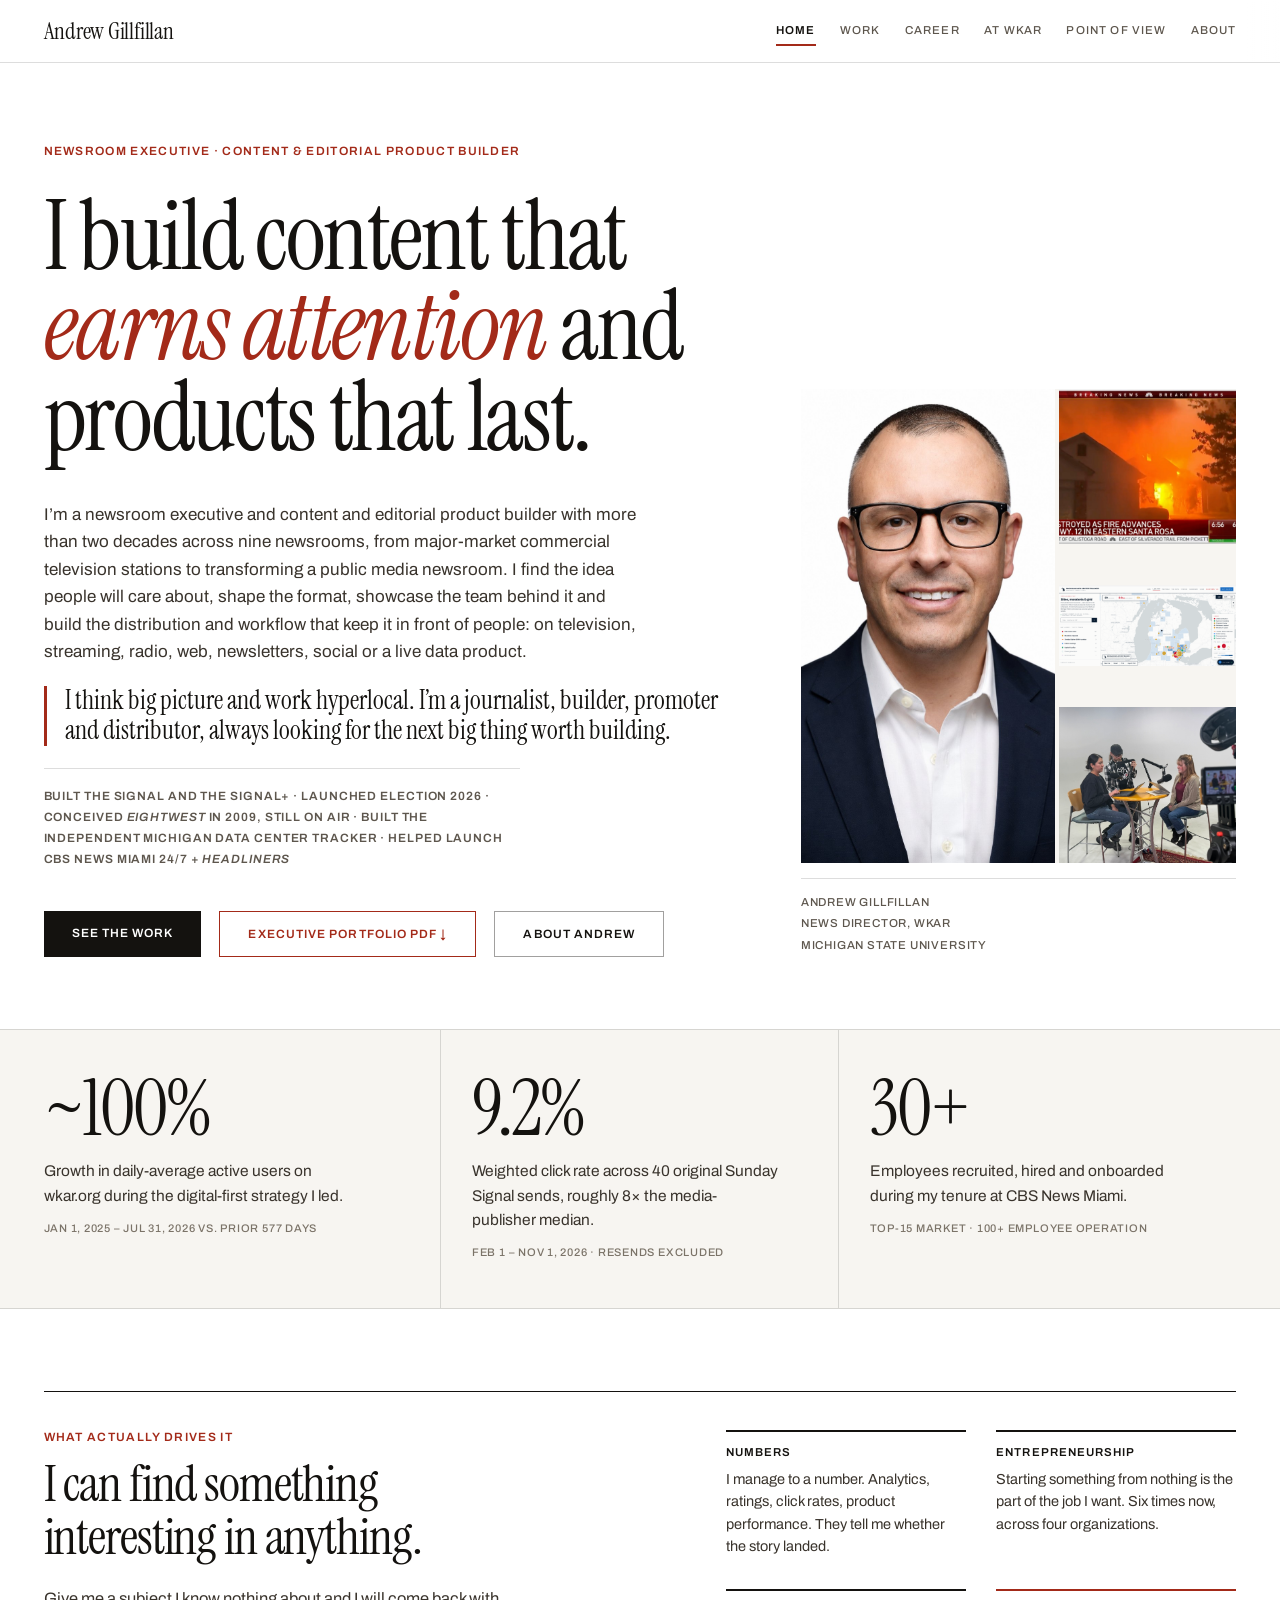
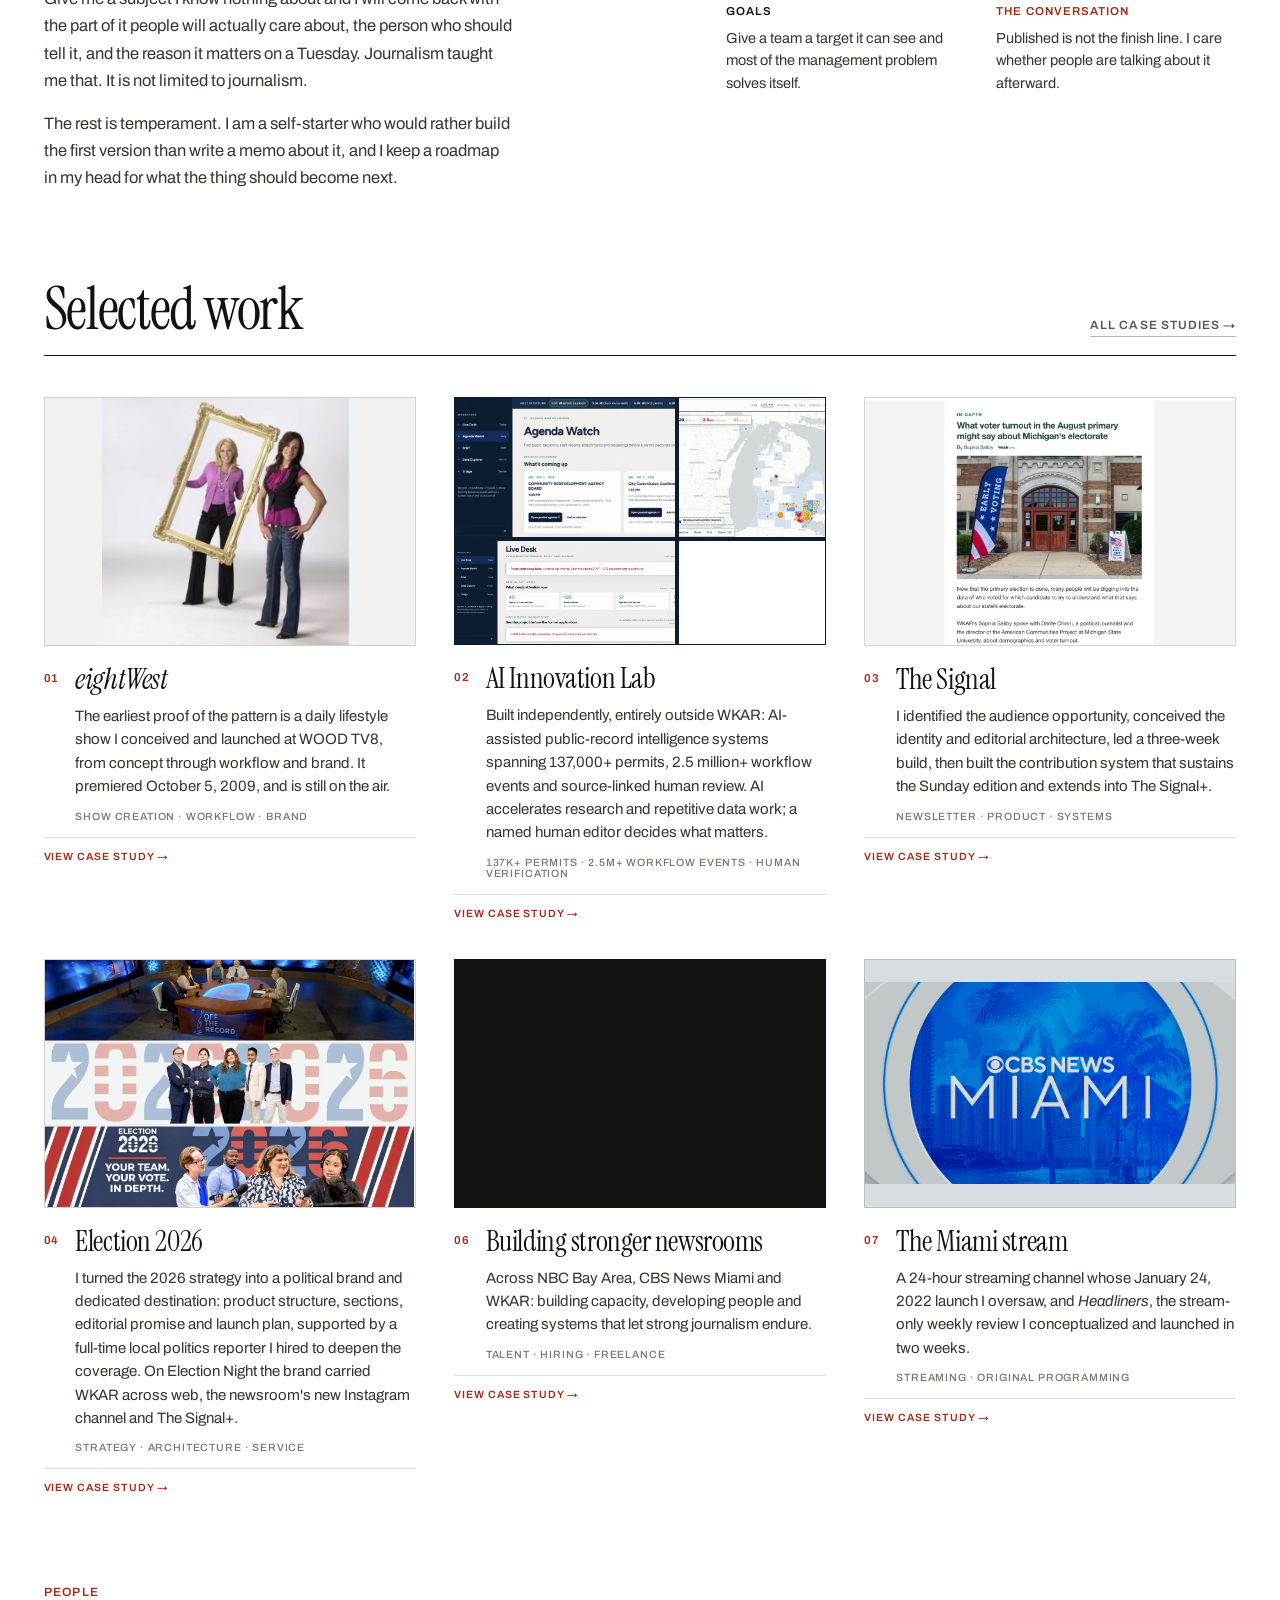
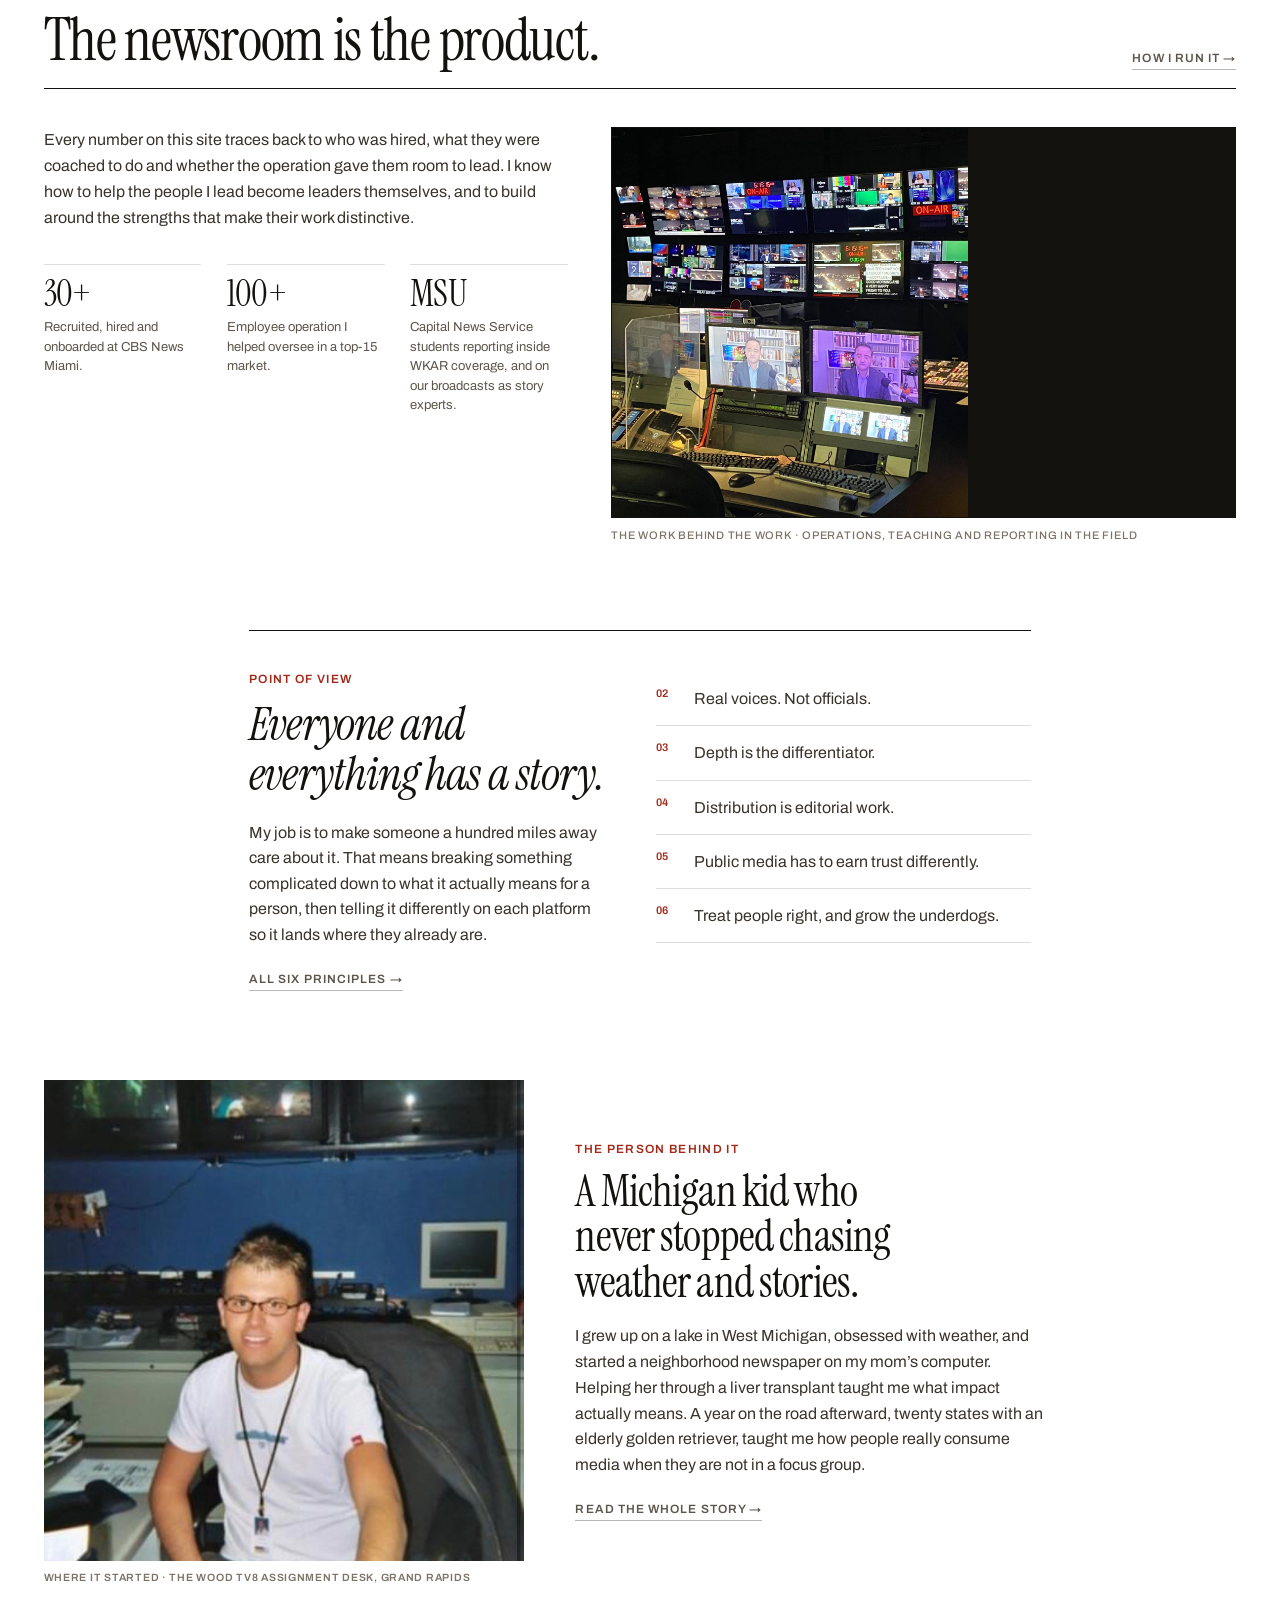
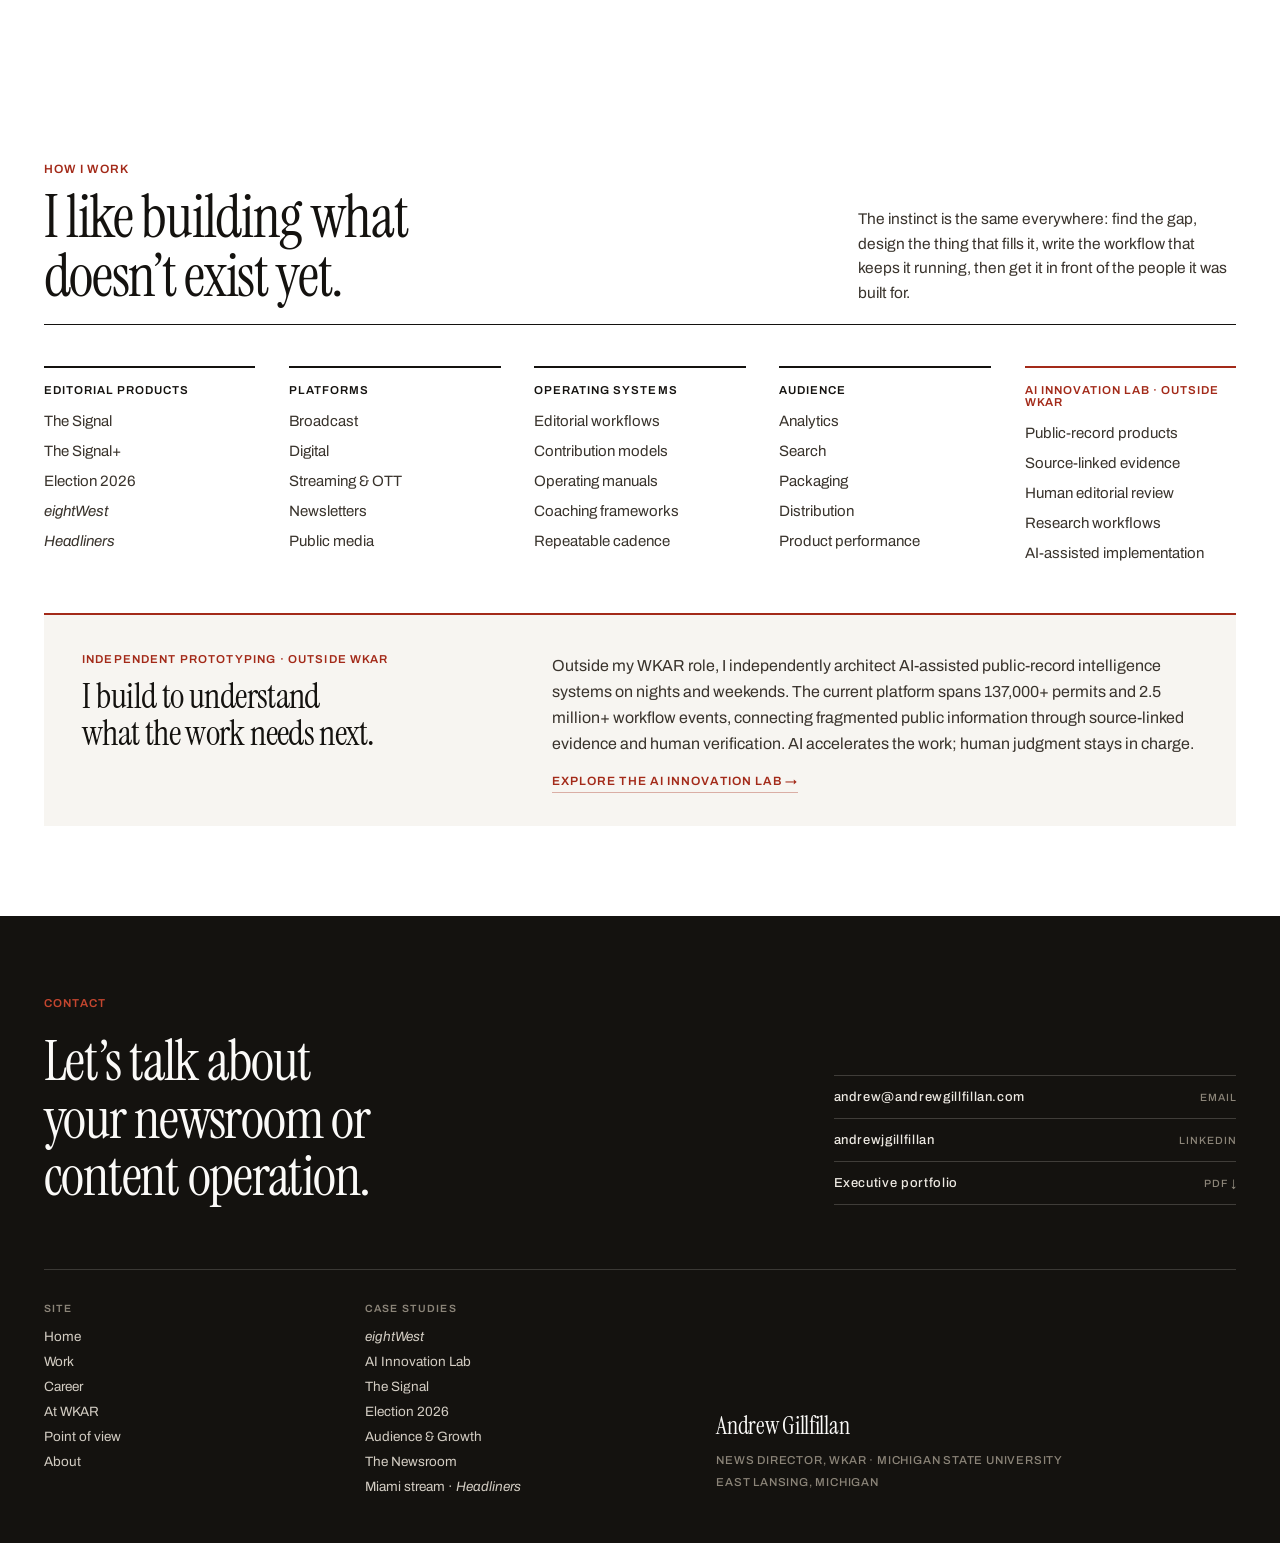
<file: index.html>
<!DOCTYPE html>

<html lang="en">
<head>
<meta charset="utf-8"/>
<meta content="width=device-width, initial-scale=1" name="viewport"/>
<title>Andrew Gillfillan | Newsroom Executive &amp; Content Product Builder</title>
<meta content="Andrew Gillfillan is a newsroom executive and content and editorial product builder creating durable shows, streams, newsletters, audience strategies and tools." name="description"/>
<meta content="Andrew Gillfillan" name="author"/>
<meta content="#14120F" name="theme-color"/>
<meta content="website" property="og:type"/>
<meta content="Andrew Gillfillan" property="og:site_name"/>
<meta content="Andrew Gillfillan | Content &amp; Editorial Product Builder" property="og:title"/>
<meta content="More than two decades building content, teams and products that earn attention, plus the operating systems that make them last." property="og:description"/>
<meta content="https://raw.githubusercontent.com/grahamandgoldadmin/andrewgillfillan-com/main/assets/social/andrew-gillfillan-share.jpg" property="og:image"/>
<meta content="summary_large_image" name="twitter:card"/>
<link href="favicon.svg" rel="icon" type="image/svg+xml"/>
<link href="https://fonts.googleapis.com" rel="preconnect"/>
<link crossorigin="" href="https://fonts.gstatic.com" rel="preconnect"/>
<link href="https://fonts.googleapis.com/css2?family=Instrument+Serif:ital@0;1&amp;family=Archivo:wght@400;500;600&amp;display=swap" rel="stylesheet"/>
<style>
*{box-sizing:border-box}
html,body{margin:0;padding:0}
html{scroll-behavior:smooth}
body{background:#fff;color:#14120F;font-family:Archivo,Helvetica,Arial,sans-serif;-webkit-font-smoothing:antialiased;text-rendering:optimizeLegibility}
img{display:block;max-width:100%}
a{color:inherit;text-decoration:none;transition:color .2s ease,border-color .2s ease,opacity .2s ease}
a:hover{color:#A32A19}
nav::-webkit-scrollbar{display:none}
::selection{background:#14120F;color:#fff}
a:focus-visible,button:focus-visible,[role=button]:focus-visible{outline:3px solid #A32A19;outline-offset:3px}
@media (prefers-reduced-motion: reduce){html{scroll-behavior:auto}}
</style>
<meta content="index,follow,max-image-preview:large,max-snippet:-1" name="robots"/>
<meta content="Andrew Gillfillan, Andy Gillfillan, newsroom executive, news director, content strategy, content product builder, editorial product builder, audience development, multiplatform distribution, newsroom leadership, digital growth, newsletters, streaming news, public media, WKAR, Michigan State University" name="keywords"/>
<link href="https://www.andrewgillfillan.com/" rel="canonical"/>
<meta content="https://www.andrewgillfillan.com/" property="og:url"/>
<meta content="en_US" property="og:locale"/>
<meta content="Andrew Gillfillan with breaking-news coverage from Florida, California and Miami" property="og:image:alt"/>
<meta content="Andrew Gillfillan | Content &amp; Editorial Product Builder" name="twitter:title"/>
<meta content="More than two decades building content, teams and products that earn attention, plus the operating systems that make them last." name="twitter:description"/>
<meta content="https://raw.githubusercontent.com/grahamandgoldadmin/andrewgillfillan-com/main/assets/social/andrew-gillfillan-share.jpg" name="twitter:image"/>
<link href="apple-touch-icon.png" rel="apple-touch-icon" sizes="180x180"/>
<link href="site.webmanifest" rel="manifest"/>
<link href="assets/mobile-site.css?v=7" rel="stylesheet"/>
<script type="application/ld+json">{"@context":"https://schema.org","@graph":[{"@type":"WebSite","@id":"https://www.andrewgillfillan.com/#website","url":"https://www.andrewgillfillan.com/","name":"Andrew Gillfillan","inLanguage":"en-US","about":{"@id":"https://www.andrewgillfillan.com/#andrew-gillfillan"}},{"@type":"Person","@id":"https://www.andrewgillfillan.com/#andrew-gillfillan","name":"Andrew Gillfillan","alternateName":["Andy Gillfillan","Andrew J. Gillfillan"],"givenName":"Andrew","jobTitle":["News Director","Newsroom Executive","Content and Editorial Product Builder"],"email":"mailto:andrew@andrewgillfillan.com","url":"https://www.andrewgillfillan.com/","image":"https://www.andrewgillfillan.com/assets/andrew/headshot-web.jpg","description":"Newsroom executive and content and editorial product builder with more than two decades of experience creating durable shows, streams, newsletters, audience strategies and reporting products.","sameAs":["https://www.linkedin.com/in/andrewjgillfillan"],"worksFor":{"@type":"Organization","name":"WKAR at Michigan State University","parentOrganization":{"@type":"CollegeOrUniversity","name":"Michigan State University"}},"alumniOf":{"@type":"CollegeOrUniversity","name":"Central Michigan University"},"address":{"@type":"PostalAddress","addressLocality":"East Lansing","addressRegion":"MI","addressCountry":"US"},"knowsAbout":["Content strategy","Content product development","Editorial product development","Multiplatform distribution","Audience development","Digital audience growth","Newsroom leadership","Newsroom transformation","Editorial operations","Talent development","Newsletter strategy","Streaming news","Election coverage","Breaking news","Public media","Data journalism","Public-record systems"]}]}</script>
<meta content="Andrew Gillfillan with breaking-news coverage from Florida, California and Miami" name="twitter:image:alt"/><meta content="https://raw.githubusercontent.com/grahamandgoldadmin/andrewgillfillan-com/main/assets/social/andrew-gillfillan-share.jpg" property="og:image:secure_url"/><meta content="1200" property="og:image:width"/><meta content="630" property="og:image:height"/><meta content="image/jpeg" property="og:image:type"/><style id="ag-production-styles">.ag-skip-link:focus{left:clamp(18px,3.4vw,64px)!important;top:11px!important}
.ag-home-main{display:flex;flex-direction:column}.ag-home-how-i-work{order:99}
@media(max-width:700px){[data-section-nav]{display:none!important}}
@media(max-width:700px){.ag-primary-nav-shell{flex-wrap:wrap!important;align-items:flex-end!important;gap:3px!important;padding-top:12px!important;min-height:0!important}.ag-primary-nav-shell>a{width:100%;font-size:20px!important}.ag-primary-nav{width:100%;justify-content:space-between!important;gap:0!important;overflow:visible!important;font-size:9px!important;letter-spacing:.055em!important}.ag-primary-nav a{padding:9px 1px 10px!important}.ag-primary-nav-shell::after{display:none!important}.ag-page-meta,.ag-election-attributes{display:none!important}}
.ag-mobile-hero-photo{display:none}
.ag-mobile-proof-wall{display:none}
.ag-home-metrics-heading{display:none}
@media(max-width:700px){.ag-home-main{display:flex;flex-direction:column}.ag-home-hero{order:-3}.ag-mobile-proof-wall{display:block;order:-2;overflow:hidden}.ag-home-selected-work{order:-1;padding-top:34px!important}.ag-home-selected-grid>a{display:flex!important;flex-direction:column}.ag-home-selected-grid>a:nth-child(n+4){display:none!important}.ag-home-work-copy{order:1}.ag-home-work-image{order:2;margin-top:20px}.ag-home-metrics-section,.ag-home-detail{display:none!important}.ag-home-career-teaser{padding-top:40px!important;padding-bottom:50px!important}.ag-home-career-card figure{display:flex;flex-direction:column}.ag-home-career-copy{order:1;margin:0 0 18px!important}.ag-home-career-images{order:2}.ag-mobile-hero-photo{display:block;float:right;width:112px;margin:28px 0 16px 18px!important}.ag-desktop-hero-photo{display:none!important}.ag-mobile-proof-stack{position:relative;height:270px;margin-top:18px}.ag-mobile-proof-card{position:absolute;display:block;margin:0;border:5px solid #fff;background:#fff;box-shadow:0 14px 34px rgba(20,18,15,.18);overflow:hidden}.ag-mobile-proof-card img{display:block;width:100%;height:100%;object-fit:cover}.ag-mobile-proof-card--eightwest{left:1%;top:28px;width:45%;aspect-ratio:1.5/1;transform:rotate(-7deg);z-index:1}.ag-mobile-proof-card--otr{right:1%;top:20px;width:46%;aspect-ratio:1.5/1;transform:rotate(7deg);z-index:2}.ag-mobile-proof-card--miami{left:13%;top:92px;width:69%;aspect-ratio:1.805/1;transform:rotate(-1.5deg);z-index:3}.ag-mobile-proof-card--fire{right:1%;top:159px;width:45%;aspect-ratio:1.805/1;transform:rotate(5deg);z-index:4}.ag-capabilities-grid{grid-template-columns:repeat(2,minmax(0,1fr))!important;gap:1px!important;padding-top:0!important;margin-top:28px;background:rgba(20,18,15,.14);border:1px solid rgba(20,18,15,.14)}.ag-capabilities-grid>div{min-width:0;background:#fff;padding:18px 14px!important;border-top:0!important}.ag-capabilities-grid>div:last-child{grid-column:1/-1;background:#F7F5F1}.ag-capabilities-grid>div>div{margin-top:10px!important;gap:5px!important;font-size:13px!important;line-height:1.35!important}.ag-wkar-home-stats{display:none!important}}
.ag-hover-1:hover{color:#A32A19}
.ag-hover-2:hover{color:#A32A19}
.ag-hover-3:hover{color:#A32A19}
.ag-hover-4:hover{color:#A32A19}
.ag-hover-5:hover{color:#A32A19}
.ag-hover-6:hover{color:#A32A19}
.ag-hover-7:hover{background:#A32A19; color:#fff}
.ag-hover-8:hover{border-color:#A32A19; color:#A32A19}
.ag-hover-9:hover{color:#A32A19; border-bottom-color:#A32A19}
.ag-hover-10:hover{color:#14120F}
.ag-hover-11:hover{color:#14120F}
.ag-hover-12:hover{color:#14120F}
.ag-hover-13:hover{color:#14120F}
.ag-hover-14:hover{color:#14120F}
.ag-hover-15:hover{color:#14120F}
.ag-hover-16:hover{color:#A32A19; border-bottom-color:#A32A19}
.ag-hover-17:hover{color:#A32A19; border-bottom-color:#A32A19}
.ag-hover-18:hover{color:#A32A19; border-bottom-color:#A32A19}
.ag-hover-19:hover{color:#A32A19; border-bottom-color:#A32A19}
.ag-hover-20:hover{color:#14120F}
.ag-hover-21:hover{color:#14120F}
.ag-hover-22:hover{color:#A32A19; border-bottom-color:#A32A19}
.ag-hover-23:hover{color:#A32A19; border-bottom-color:#A32A19}
.ag-hover-24:hover{color:#E0785F}
.ag-hover-25:hover{color:#E0785F}
.ag-hover-26:hover{color:#E0785F}
.ag-hover-27:hover{color:#fff}
.ag-hover-28:hover{color:#fff}
.ag-hover-29:hover{color:#fff}
.ag-hover-30:hover{color:#fff}
.ag-hover-31:hover{color:#fff}
.ag-hover-32:hover{color:#fff}
.ag-hover-33:hover{color:#fff}
.ag-hover-34:hover{color:#fff}
.ag-hover-35:hover{color:#fff}
.ag-hover-36:hover{color:#fff}
.ag-hover-37:hover{color:#fff}
.ag-hover-38:hover{color:#fff}
.ag-after-1::after{content:''; position:absolute; right:0; top:1px; bottom:1px; width:clamp(0px,4vw,34px); pointer-events:none; background:linear-gradient(to right, rgba(255,255,255,0), rgba(255,255,255,.96))}</style></head>
<body class="ag-page-home">
<header style="position:sticky; top:0; z-index:800; background:rgba(255,255,255,.94); backdrop-filter:saturate(140%) blur(8px); -webkit-backdrop-filter:saturate(140%) blur(8px); border-bottom:1px solid rgba(20,18,15,.14);">
<a class="ag-skip-link" href="#main" style="position:absolute; left:-9999px; top:0; background:#14120F; color:#fff; padding:10px 16px; font-size:12px; letter-spacing:.08em; text-transform:uppercase;">Skip to content</a>
<div class="ag-primary-nav-shell ag-after-1" style="position:relative; max-width:1600px; margin:0 auto; padding:0 clamp(18px,3.4vw,64px); display:flex; align-items:center; justify-content:space-between; gap:clamp(12px,2vw,24px); min-height:62px;">
<a href="index.html" style="font-family:'Instrument Serif',Georgia,serif; font-size:clamp(17px,4.3vw,23px); letter-spacing:-.01em; line-height:1; white-space:nowrap; flex:0 0 auto;">Andrew Gillfillan</a>
<nav aria-label="Primary" class="ag-primary-nav" style="display:flex; align-items:center; gap:clamp(11px,1.9vw,30px); overflow-x:auto; -ms-overflow-style:none; scrollbar-width:none; font-size:11.5px; font-weight:500; letter-spacing:.1em; text-transform:uppercase;">
<a aria-current="page" class="ag-hover-1" href="index.html" style="white-space:nowrap; padding:8px 0; border-bottom:2px solid #A32A19; color:#14120F; font-weight:600;">Home</a>
<a class="ag-hover-2" href="work.html" style="white-space:nowrap; padding:8px 0; border-bottom:2px solid transparent; color:#5D564D;">Work</a>
<a class="ag-hover-4" href="career.html" style="white-space:nowrap; padding:8px 0; border-bottom:2px solid transparent; color:#5D564D;">Career</a>
<a class="ag-hover-3" href="at-wkar.html" style="white-space:nowrap; padding:8px 0; border-bottom:2px solid transparent; color:#5D564D;">At WKAR</a>

<a class="ag-hover-5" href="point-of-view.html" style="white-space:nowrap; padding:8px 0; border-bottom:2px solid transparent; color:#5D564D;">Point of view</a>
<a class="ag-hover-6" href="about.html" style="white-space:nowrap; padding:8px 0; border-bottom:2px solid transparent; color:#5D564D;">About</a>
</nav>
</div>
</header>
<main class="ag-home-main" id="main">
<section class="ag-home-hero" style="max-width:1600px; margin:0 auto; padding:clamp(44px,6vw,104px) clamp(18px,3.4vw,64px) 0;">
<div style="display:flex; flex-wrap:wrap; gap:clamp(28px,4.2vw,80px); align-items:flex-end;">
<div style="flex:3 1 440px; min-width:0;">
<p style="margin:0; font-size:12px; font-weight:600; letter-spacing:.11em; text-transform:uppercase; color:#A32A19; line-height:1.9;">Newsroom executive · Content &amp; editorial product builder</p>
<h1 style="margin:clamp(18px,2.2vw,32px) 0 0; font-family:'Instrument Serif',Georgia,serif; font-weight:400; font-size:clamp(52px,7.6vw,132px); line-height:.93; letter-spacing:-.024em; text-wrap:balance;">I build content that <em style="color:#A32A19;">earns attention</em> and products that last.</h1>
<figure class="ag-mobile-hero-photo" style="margin:0;">
<img alt="Andrew Gillfillan" decoding="async" loading="eager" src="assets/andrew/headshot-web.jpg" style="width:100%; aspect-ratio:4/5; object-fit:cover; object-position:center 14%; border:1px solid rgba(20,18,15,.14);" width="1128" height="1394"/>
</figure>
<p class="ag-mobile-only ag-mobile-hero-deck">I think big picture and work hyperlocal. I’m a journalist, builder, promoter and distributor, always looking for the next big thing worth building.</p>
<p style="margin:clamp(26px,3vw,40px) 0 0; max-width:60ch; font-size:clamp(17px,1.2vw,21px); line-height:1.62; color:#39332C; text-wrap:pretty;">I’m a newsroom executive and content and editorial product builder with more than two decades across nine newsrooms, from major-market commercial television stations to transforming a public media newsroom. I find the idea people will care about, shape the format, showcase the team behind it and build the distribution and workflow that keep it in front of people: on television, streaming, radio, web, newsletters, social or a live data product.</p>
<p class="ag-home-positioning" style="margin:20px 0 0; max-width:58ch; padding-left:18px; border-left:3px solid #A32A19; font-family:'Instrument Serif',Georgia,serif; font-size:clamp(23px,2vw,34px); line-height:1.18; color:#14120F; text-wrap:balance;">I think big picture and work hyperlocal. I’m a journalist, builder, promoter and distributor, always looking for the next big thing worth building.</p>
<p class="ag-home-proof-line" style="margin:22px 0 0; max-width:68ch; padding-top:17px; border-top:1px solid rgba(20,18,15,.14); font-size:12px; font-weight:600; letter-spacing:.075em; line-height:1.75; text-transform:uppercase; color:#5D564D;">Built The Signal and The Signal+ · Launched Election 2026 · Conceived <em>eightWest</em> in 2009, still on air · Built the independent Michigan Data Center Tracker · Helped launch CBS News Miami 24/7 + <em>Headliners</em></p>
<div class="ag-home-primary-actions" style="display:flex; flex-wrap:wrap; gap:12px 18px; margin-top:clamp(28px,3.2vw,44px); font-size:12px; font-weight:600; letter-spacing:.09em; text-transform:uppercase;">
<a class="ag-hover-7" href="work.html" style="background:#14120F; color:#fff; padding:15px 28px;">See the work</a>
<a class="ag-hover-8 ag-home-pdf-link" href="assets/docs/Andrew_Gillfillan_Executive_Portfolio.pdf" rel="noopener noreferrer" style="border:1px solid #A32A19; color:#A32A19; padding:15px 28px;" target="_blank">Executive portfolio PDF ↓</a>
<a class="ag-hover-8" href="about.html" style="border:1px solid rgba(20,18,15,.4); padding:15px 28px;">About Andrew</a>
</div>
</div>
<div class="ag-desktop-hero-photo" style="flex:2 1 260px; min-width:0;">
<div class="ag-desktop-hero-collage">
<figure class="ag-desktop-hero-headshot"><img alt="Andrew Gillfillan" decoding="async" loading="eager" src="assets/andrew/headshot-web.jpg" width="1128" height="1394"/></figure>
<figure><img alt="NBC Bay Area breaking-news coverage of a wildfire advancing through Santa Rosa" decoding="async" src="assets/career/fire-coverage-2.jpg" style="object-fit:cover!important; object-position:center 48%!important; background:#14120F;" width="1500" height="831"/></figure>
<figure><img alt="The authentic Michigan Data Center Tracker interactive map" decoding="async" src="assets/data-systems/tracker-live-map-statewide.png" width="2000" height="920"/></figure>
<figure><img alt="The WKAR team recording an Election 2026 studio conversation" decoding="async" src="assets/election-2026-live/election-studio-recording.jpeg" style="object-fit:cover!important; object-position:center 48%!important; background:#14120F;" width="1320" height="925"/></figure>
</div>
<p style="margin:15px 0 0; padding-top:13px; border-top:1px solid rgba(20,18,15,.14); font-size:11.5px; font-weight:500; letter-spacing:.07em; text-transform:uppercase; color:#5D564D; line-height:1.9;">Andrew Gillfillan<br/>News Director, WKAR<br/>Michigan State University</p>
</div>
</div>
</section>
<section aria-label="Selected moments from Andrew Gillfillan's career" class="ag-mobile-proof-wall" id="career-glance" style="max-width:700px; margin:0 auto; padding:30px 18px 12px; border-bottom:1px solid rgba(20,18,15,.14);">
<div style="border-top:1px solid rgba(20,18,15,.14); padding-top:20px;">
<p style="margin:0; font-family:'Instrument Serif',Georgia,serif; font-size:30px; line-height:1; letter-spacing:-.02em;">More than two decades in the field</p>
</div>
<div class="ag-mobile-proof-stack">
<figure class="ag-mobile-proof-card ag-mobile-proof-card--eightwest"><img alt="The WKAR team recording an Election 2026 studio conversation" decoding="async" loading="eager" src="assets/election-2026-live/election-studio-recording.jpeg" style="object-fit:cover!important; object-position:center 48%;" width="1320" height="925"/></figure>
<figure class="ag-mobile-proof-card ag-mobile-proof-card--otr"><img alt="The full Today in the Bay anchor team at the NBC Bay Area desk" decoding="async" loading="eager" src="assets/california/today-in-the-bay-team.jpeg" style="object-fit:cover!important; object-position:center;" width="1154" height="724"/></figure>
<figure class="ag-mobile-proof-card ag-mobile-proof-card--miami"><img alt="The Off the Record studio at WKAR with the set, cameras and lighting grid" decoding="async" loading="eager" src="assets/photo/off-the-record-studio.jpeg" style="object-fit:cover!important; object-position:center 50%;" width="1320" height="890"/></figure>
<figure class="ag-mobile-proof-card ag-mobile-proof-card--fire"><img alt="Live NBC Bay Area coverage as a wildfire advances through Santa Rosa" decoding="async" loading="eager" src="assets/career/fire-coverage-2.jpg" style="object-fit:cover!important; object-position:center;" width="1500" height="831"/></figure>
</div>
<p style="margin:0; text-align:center; font-size:9.5px; font-weight:600; letter-spacing:.11em; line-height:1.55; text-transform:uppercase; color:#7B7368;">Breaking news · original products · public media</p>
</section>
<section class="ag-home-metrics-section" data-reveal="" style="margin-top:clamp(46px,5.6vw,92px); border-top:1px solid rgba(20,18,15,.14); border-bottom:1px solid rgba(20,18,15,.14); background:#F7F5F1;"><div class="ag-home-metrics-heading" style="max-width:1600px; margin:0 auto; padding:30px 18px 24px; border-bottom:1px solid rgba(20,18,15,.14);"><p style="margin:0; font-size:11px; font-weight:600; letter-spacing:.11em; text-transform:uppercase; color:#A32A19;">Selected results</p><h2 style="margin:10px 0 0; font-family:'Instrument Serif',Georgia,serif; font-weight:400; font-size:36px; line-height:1; letter-spacing:-.02em;">Across the work.</h2><p style="margin:12px 0 0; font-size:10.5px; font-weight:600; letter-spacing:.085em; text-transform:uppercase; color:#7B7368; line-height:1.55;">WKAR · The Signal · CBS News Miami</p></div>
<div style="max-width:1600px; margin:0 auto; padding:0 clamp(18px,3.4vw,64px); display:flex; flex-wrap:wrap;">
<div style="flex:1 1 280px; min-width:0; padding:clamp(30px,3.6vw,56px) clamp(20px,2.4vw,44px) clamp(30px,3.6vw,56px) 0; border-right:1px solid rgba(20,18,15,.14);">
<p style="margin:0; font-family:'Instrument Serif',Georgia,serif; font-size:clamp(52px,6vw,94px); line-height:.88; letter-spacing:-.024em;">~100%</p>
<p style="margin:16px 0 0; font-size:15.5px; line-height:1.56; color:#39332C; max-width:34ch;">Growth in daily-average active users on wkar.org during the digital-first strategy I led.</p>
<p style="margin:11px 0 0; font-size:11px; font-weight:500; letter-spacing:.07em; text-transform:uppercase; color:#7B7368; line-height:1.7;">Jan 1, 2025 – Jul 31, 2026 vs. prior 577 days</p>
</div>
<div style="flex:1 1 280px; min-width:0; padding:clamp(30px,3.6vw,56px) clamp(20px,2.4vw,44px); border-right:1px solid rgba(20,18,15,.14);">
<p style="margin:0; font-family:'Instrument Serif',Georgia,serif; font-size:clamp(52px,6vw,94px); line-height:.88; letter-spacing:-.024em;">9.2%</p>
<p style="margin:16px 0 0; font-size:15.5px; line-height:1.56; color:#39332C; max-width:34ch;">Weighted click rate across 40 original Sunday Signal sends, roughly 8× the media-publisher median.</p>
<p style="margin:11px 0 0; font-size:11px; font-weight:500; letter-spacing:.07em; text-transform:uppercase; color:#7B7368; line-height:1.7;">Feb 1 – Nov 1, 2026 · resends excluded</p>
</div>
<div style="flex:1 1 280px; min-width:0; padding:clamp(30px,3.6vw,56px) 0 clamp(30px,3.6vw,56px) clamp(20px,2.4vw,44px);">
<p style="margin:0; font-family:'Instrument Serif',Georgia,serif; font-size:clamp(52px,6vw,94px); line-height:.88; letter-spacing:-.024em;">30+</p>
<p style="margin:16px 0 0; font-size:15.5px; line-height:1.56; color:#39332C; max-width:34ch;">Employees recruited, hired and onboarded during my tenure at CBS News Miami.</p>
<p style="margin:11px 0 0; font-size:11px; font-weight:500; letter-spacing:.07em; text-transform:uppercase; color:#7B7368; line-height:1.7;">Top-15 market · 100+ employee operation</p>
</div>
</div>
</section>
<section class="ag-home-detail" style="max-width:1600px; margin:0 auto; padding:clamp(52px,6.4vw,104px) clamp(18px,3.4vw,64px) 0;">
<div data-reveal="" style="display:flex; flex-wrap:wrap; gap:clamp(28px,4vw,80px); align-items:flex-start; border-top:1px solid #14120F; padding-top:clamp(26px,3vw,44px);">
<div style="flex:1 1 420px; min-width:0;">
<p style="margin:0; font-size:12px; font-weight:600; letter-spacing:.11em; text-transform:uppercase; color:#A32A19;">What actually drives it</p>
<h2 style="margin:14px 0 0; font-family:'Instrument Serif',Georgia,serif; font-weight:400; font-size:clamp(32px,4vw,62px); line-height:1.03; letter-spacing:-.022em; max-width:19ch; text-wrap:balance;">I can find something interesting in anything.</h2>
<p style="margin:22px 0 0; max-width:52ch; font-size:16.5px; line-height:1.64; color:#39332C; text-wrap:pretty;">Give me a subject I know nothing about and I will come back with the part of it people will actually care about, the person who should tell it, and the reason it matters on a Tuesday. Journalism taught me that. It is not limited to journalism.</p>
<p style="margin:16px 0 0; max-width:52ch; font-size:16.5px; line-height:1.64; color:#39332C; text-wrap:pretty;">The rest is temperament. I am a self-starter who would rather build the first version than write a memo about it, and I keep a roadmap in my head for what the thing should become next.</p>
</div>
<div style="flex:1 1 300px; min-width:0; display:grid; grid-template-columns:repeat(auto-fit,minmax(min(100%,220px),1fr)); gap:clamp(20px,2.4vw,34px);">
<div style="border-top:2px solid #14120F; padding-top:14px;">
<p style="margin:0; font-size:11.5px; font-weight:600; letter-spacing:.09em; text-transform:uppercase; color:#14120F;">Numbers</p>
<p style="margin:10px 0 0; font-size:14.5px; line-height:1.55; color:#39332C;">I manage to a number. Analytics, ratings, click rates, product performance. They tell me whether the story landed.</p>
</div>
<div style="border-top:2px solid #14120F; padding-top:14px;">
<p style="margin:0; font-size:11.5px; font-weight:600; letter-spacing:.09em; text-transform:uppercase; color:#14120F;">Entrepreneurship</p>
<p style="margin:10px 0 0; font-size:14.5px; line-height:1.55; color:#39332C;">Starting something from nothing is the part of the job I want. Six times now, across four organizations.</p>
</div>
<div style="border-top:2px solid #14120F; padding-top:14px;">
<p style="margin:0; font-size:11.5px; font-weight:600; letter-spacing:.09em; text-transform:uppercase; color:#14120F;">Goals</p>
<p style="margin:10px 0 0; font-size:14.5px; line-height:1.55; color:#39332C;">Give a team a target it can see and most of the management problem solves itself.</p>
</div>
<div style="border-top:2px solid #A32A19; padding-top:14px;">
<p style="margin:0; font-size:11.5px; font-weight:600; letter-spacing:.09em; text-transform:uppercase; color:#A32A19;">The conversation</p>
<p style="margin:10px 0 0; font-size:14.5px; line-height:1.55; color:#39332C;">Published is not the finish line. I care whether people are talking about it afterward.</p>
</div>
</div>
</div>
</section>
<section class="ag-home-detail ag-home-how-i-work" style="max-width:1600px; margin:0 auto; padding:clamp(58px,7vw,116px) clamp(18px,3.4vw,64px) clamp(58px,7vw,110px);">
<div data-reveal="" style="display:flex; flex-wrap:wrap; align-items:flex-end; justify-content:space-between; gap:22px; border-bottom:1px solid #14120F; padding-bottom:18px;">
<div>
<p style="margin:0; font-size:12px; font-weight:600; letter-spacing:.11em; text-transform:uppercase; color:#A32A19;">How I work</p>
<h2 style="margin:12px 0 0; font-family:'Instrument Serif',Georgia,serif; font-weight:400; font-size:clamp(36px,4.6vw,74px); line-height:1; letter-spacing:-.022em; max-width:17ch; text-wrap:balance;">I like building what doesn’t exist yet.</h2>
</div>
<p style="margin:0; max-width:42ch; font-size:15.5px; line-height:1.6; color:#39332C; text-wrap:pretty;">The instinct is the same everywhere: find the gap, design the thing that fills it, write the workflow that keeps it running, then get it in front of the people it was built for.</p>
</div>
<div class="ag-capabilities-grid" data-reveal="" style="display:grid; grid-template-columns:repeat(auto-fit,minmax(min(100%,210px),1fr)); gap:clamp(24px,2.6vw,44px); padding-top:clamp(28px,3.2vw,48px);">
<div style="border-top:2px solid #14120F; padding-top:16px;">
<p style="margin:0; font-size:11.5px; font-weight:600; letter-spacing:.09em; text-transform:uppercase; color:#14120F;">Editorial products</p>
<div style="display:flex; flex-direction:column; gap:9px; margin-top:15px; font-size:15px; line-height:1.4; color:#39332C;">
<span>The Signal</span><span>The Signal+</span><span>Election 2026</span><span><em>eightWest</em></span><span><em>Headliners</em></span>
</div>
</div>
<div style="border-top:2px solid #14120F; padding-top:16px;">
<p style="margin:0; font-size:11.5px; font-weight:600; letter-spacing:.09em; text-transform:uppercase; color:#14120F;">Platforms</p>
<div style="display:flex; flex-direction:column; gap:9px; margin-top:15px; font-size:15px; line-height:1.4; color:#39332C;">
<span>Broadcast</span><span>Digital</span><span>Streaming &amp; OTT</span><span>Newsletters</span><span>Public media</span>
</div>
</div>
<div style="border-top:2px solid #14120F; padding-top:16px;">
<p style="margin:0; font-size:11.5px; font-weight:600; letter-spacing:.09em; text-transform:uppercase; color:#14120F;">Operating systems</p>
<div style="display:flex; flex-direction:column; gap:9px; margin-top:15px; font-size:15px; line-height:1.4; color:#39332C;">
<span>Editorial workflows</span><span>Contribution models</span><span>Operating manuals</span><span>Coaching frameworks</span><span>Repeatable cadence</span>
</div>
</div>
<div style="border-top:2px solid #14120F; padding-top:16px;">
<p style="margin:0; font-size:11.5px; font-weight:600; letter-spacing:.09em; text-transform:uppercase; color:#14120F;">Audience</p>
<div style="display:flex; flex-direction:column; gap:9px; margin-top:15px; font-size:15px; line-height:1.4; color:#39332C;">
<span>Analytics</span><span>Search</span><span>Packaging</span><span>Distribution</span><span>Product performance</span>
</div>
</div>
<div style="border-top:2px solid #A32A19; padding-top:16px;">
<p style="margin:0; font-size:11.5px; font-weight:600; letter-spacing:.09em; text-transform:uppercase; color:#A32A19;">AI Innovation Lab · outside WKAR</p>
<div style="display:flex; flex-direction:column; gap:9px; margin-top:15px; font-size:15px; line-height:1.4; color:#39332C;">
<span>Public-record products</span><span>Source-linked evidence</span><span>Human editorial review</span><span>Research workflows</span><span>AI-assisted implementation</span>
</div>
</div>
</div>
<div data-reveal="" style="display:flex; flex-wrap:wrap; gap:clamp(26px,3.4vw,64px); margin-top:clamp(34px,3.8vw,60px); padding:clamp(26px,3vw,44px) clamp(24px,3vw,48px); background:#F7F5F1; border-top:2px solid #A32A19;">
<div style="flex:1 1 260px; min-width:0;">
<p style="margin:0; font-size:11.5px; font-weight:600; letter-spacing:.1em; text-transform:uppercase; color:#A32A19;">Independent prototyping · outside WKAR</p>
<p style="margin:13px 0 0; font-family:'Instrument Serif',Georgia,serif; font-size:clamp(26px,2.7vw,40px); line-height:1.08; letter-spacing:-.018em; max-width:20ch; text-wrap:balance;">I build to understand what the work needs next.</p>
</div>
<div style="flex:1.6 1 380px; min-width:0; display:flex; flex-direction:column; justify-content:center; gap:14px;">
<p style="margin:0; font-size:16px; line-height:1.62; color:#39332C; text-wrap:pretty;">Outside my WKAR role, I independently architect AI-assisted public-record intelligence systems on nights and weekends. The current platform spans 137,000+ permits and 2.5 million+ workflow events, connecting fragmented public information through source-linked evidence and human verification. AI accelerates the work; human judgment stays in charge.</p>
<p style="margin:0;"><a href="data-ai-systems.html" style="font-size:12px; font-weight:600; letter-spacing:.09em; text-transform:uppercase; color:#A32A19; border-bottom:1px solid rgba(163,42,25,.35); padding-bottom:4px;">Explore the AI Innovation Lab →</a></p>
</div>
</div>
</section>
<section class="ag-home-detail ag-home-redundant-timeline" style="max-width:1600px; margin:0 auto; padding:clamp(58px,7vw,116px) clamp(18px,3.4vw,64px) 0;">
<div data-reveal="" style="display:flex; flex-wrap:wrap; align-items:flex-end; justify-content:space-between; gap:22px; border-bottom:1px solid #14120F; padding-bottom:18px;">
<div>
<p style="margin:0; font-size:12px; font-weight:600; letter-spacing:.11em; text-transform:uppercase; color:#A32A19;">Seventeen years of it</p>
<h2 style="margin:12px 0 0; font-family:'Instrument Serif',Georgia,serif; font-weight:400; font-size:clamp(36px,4.6vw,74px); line-height:1; letter-spacing:-.022em; max-width:17ch; text-wrap:balance;">Building has always been the pattern.</h2>
</div>
<p style="margin:0; max-width:40ch; font-size:15.5px; line-height:1.6; color:#39332C; text-wrap:pretty;">Four products, four newsrooms, four different decades of technology. Same instinct each time.</p>
</div>
<div data-reveal="" style="position:relative; margin-top:clamp(34px,4vw,64px);">
<div style="display:grid; grid-template-columns:repeat(auto-fit,minmax(min(100%,230px),1fr)); gap:clamp(22px,2.4vw,40px);">
<div style="border-top:1px solid rgba(20,18,15,.14); padding-top:20px; position:relative;">
<span style="position:absolute; top:-6px; left:0; width:11px; height:11px; background:#A32A19; border-radius:50%;"></span>
<p style="margin:0; font-family:'Instrument Serif',Georgia,serif; font-size:clamp(38px,3.6vw,54px); line-height:.9; letter-spacing:-.02em; color:#A32A19;">2009</p>
<h3 style="margin:14px 0 0; font-family:'Instrument Serif',Georgia,serif; font-weight:400; font-size:clamp(24px,2.2vw,32px); line-height:1.06; letter-spacing:-.015em;"><em>eightWest</em></h3>
<p style="margin:11px 0 0; font-size:14.5px; line-height:1.55; color:#39332C; text-wrap:pretty;">A daily lifestyle show at WOOD TV8. I conceived the editorial concept, the production workflow and the brand. It is still on the air.</p>
<p style="margin:12px 0 0; font-size:10.5px; font-weight:500; letter-spacing:.08em; text-transform:uppercase; color:#7B7368;">Show · Workflow · Brand</p>
</div>
<div style="border-top:1px solid rgba(20,18,15,.14); padding-top:20px; position:relative;">
<span style="position:absolute; top:-6px; left:0; width:11px; height:11px; background:#A32A19; border-radius:50%;"></span>
<p style="margin:0; font-family:'Instrument Serif',Georgia,serif; font-size:clamp(38px,3.6vw,54px); line-height:.9; letter-spacing:-.02em; color:#A32A19;">2022</p>
<h3 style="margin:14px 0 0; font-family:'Instrument Serif',Georgia,serif; font-weight:400; font-size:clamp(24px,2.2vw,32px); line-height:1.06; letter-spacing:-.015em;">The 24-hour stream</h3>
<p style="margin:11px 0 0; font-size:14.5px; line-height:1.55; color:#39332C; text-wrap:pretty;">I oversaw the January 24 launch of the CBS News Miami streaming channel, including staffing models, workflows and <em>Headliners</em>, a stream-only weekly review built in two weeks.</p>
<p style="margin:12px 0 0; font-size:10.5px; font-weight:500; letter-spacing:.08em; text-transform:uppercase; color:#7B7368;">Streaming · Original programming</p>
</div>
<div style="border-top:1px solid rgba(20,18,15,.14); padding-top:20px; position:relative;">
<span style="position:absolute; top:-6px; left:0; width:11px; height:11px; background:#A32A19; border-radius:50%;"></span>
<p style="margin:0; font-family:'Instrument Serif',Georgia,serif; font-size:clamp(38px,3.6vw,54px); line-height:.9; letter-spacing:-.02em; color:#A32A19;">2026</p>
<h3 style="margin:14px 0 0; font-family:'Instrument Serif',Georgia,serif; font-weight:400; font-size:clamp(24px,2.2vw,32px); line-height:1.06; letter-spacing:-.015em;">The Signal</h3>
<p style="margin:11px 0 0; font-size:14.5px; line-height:1.55; color:#39332C; text-wrap:pretty;">A Sunday briefing for mid-Michigan. Concept, identity, module system and a three-week build, then the operating manual that lets a small newsroom sustain it.</p>
<p style="margin:12px 0 0; font-size:10.5px; font-weight:500; letter-spacing:.08em; text-transform:uppercase; color:#7B7368;">Newsletter · Product · Systems</p>
</div>
<div style="border-top:1px solid rgba(20,18,15,.14); padding-top:20px; position:relative;">
<span style="position:absolute; top:-6px; left:0; width:11px; height:11px; background:#A32A19; border-radius:50%;"></span>
<p style="margin:0; font-family:'Instrument Serif',Georgia,serif; font-size:clamp(38px,3.6vw,54px); line-height:.9; letter-spacing:-.02em; color:#A32A19;">2026</p>
<h3 style="margin:14px 0 0; font-family:'Instrument Serif',Georgia,serif; font-weight:400; font-size:clamp(24px,2.2vw,32px); line-height:1.06; letter-spacing:-.015em;">Election 2026</h3>
<p style="margin:11px 0 0; font-size:14.5px; line-height:1.55; color:#39332C; text-wrap:pretty;">A dedicated election destination WKAR did not have. Product structure, sections and editorial promise, plus a full-time local politics reporter hired to expand in-depth election coverage.</p>
<p style="margin:12px 0 0; font-size:10.5px; font-weight:500; letter-spacing:.08em; text-transform:uppercase; color:#7B7368;">Strategy · Architecture · Service</p>
</div>
</div>
</div>
</section>
<section class="ag-home-selected-work" style="max-width:1600px; margin:0 auto; padding:clamp(58px,7vw,116px) clamp(18px,3.4vw,64px) 0;">
<div data-reveal="" style="display:flex; flex-wrap:wrap; align-items:baseline; justify-content:space-between; gap:16px; border-bottom:1px solid #14120F; padding-bottom:16px;">
<h2 style="margin:0; font-family:'Instrument Serif',Georgia,serif; font-weight:400; font-size:clamp(36px,4.6vw,74px); line-height:1; letter-spacing:-.022em;">Selected work</h2>
<a class="ag-hover-9" href="work.html" style="font-size:12px; font-weight:600; letter-spacing:.09em; text-transform:uppercase; color:#5D564D; border-bottom:1px solid rgba(20,18,15,.3); padding-bottom:4px;">All case studies →</a>
</div>
<p class="ag-mobile-only ag-mobile-swipe-cue">Swipe to browse the case studies →</p>
<div class="ag-home-selected-grid" data-reveal="" style="display:grid; grid-template-columns:repeat(auto-fit,minmax(min(100%,330px),1fr)); gap:clamp(28px,3vw,52px); padding-top:clamp(28px,3.2vw,48px);">
<a class="ag-hover-10" href="the-signal.html" style="display:block;">
<div class="ag-home-work-image" style="overflow:hidden; border:1px solid rgba(20,18,15,.14); background:#F7F5F1;"><img alt="The Signal in-depth reporting module" decoding="async" loading="lazy" src="assets/signal/v2-indepth.jpg" style="display:block; width:100%; aspect-ratio:3/2; object-fit:cover; object-position:center top;" width="1156" height="864"/></div>
<div class="ag-home-work-copy" style="display:flex; gap:16px; padding-top:18px;">
<span style="font-size:11.5px; font-weight:600; letter-spacing:.08em; color:#A32A19; padding-top:8px;">03</span>
<div><h3 style="margin:0; font-family:'Instrument Serif',Georgia,serif; font-weight:400; font-size:clamp(25px,2.3vw,34px); line-height:1.06; letter-spacing:-.015em;">The Signal</h3>
<p style="margin:10px 0 0; font-size:15px; line-height:1.56; color:#39332C; max-width:44ch; text-wrap:pretty;">I identified the audience opportunity, conceived the identity and editorial architecture, led a three-week build, then built the contribution system that sustains the Sunday edition and extends into The Signal+.</p>
<p style="margin:12px 0 0; font-size:10.5px; font-weight:500; letter-spacing:.08em; text-transform:uppercase; color:#7B7368;">Newsletter · Product · Systems</p></div>
</div>
</a>
<a class="ag-hover-11" href="election-2026.html" style="display:block;">
<div class="ag-home-work-image" style="overflow:hidden; background:#F3F1EF; border:1px solid rgba(20,18,15,.14);"><img alt="The three rotating Election 2026 hero designs from the wkar.org homepage on Election Night: Off the Record, the politics team, and Your team. Your vote. In depth." decoding="async" loading="lazy" src="assets/election-night/hero-stack.jpg" style="width:100%; aspect-ratio:3/2; object-fit:contain; background:#F3F1EF;" width="1240" height="827"/></div>
<div class="ag-home-work-copy" style="display:flex; gap:16px; padding-top:18px;">
<span style="font-size:11.5px; font-weight:600; letter-spacing:.08em; color:#A32A19; padding-top:8px;">04</span>
<div><h3 style="margin:0; font-family:'Instrument Serif',Georgia,serif; font-weight:400; font-size:clamp(25px,2.3vw,34px); line-height:1.06; letter-spacing:-.015em;">Election 2026</h3>
<p style="margin:10px 0 0; font-size:15px; line-height:1.56; color:#39332C; max-width:44ch; text-wrap:pretty;">I turned the 2026 strategy into a political brand and dedicated destination: product structure, sections, editorial promise and launch plan, supported by a full-time local politics reporter I hired to deepen the coverage. On Election Night the brand carried WKAR across web, the newsroom's new Instagram channel and The Signal+.</p>
<p style="margin:12px 0 0; font-size:10.5px; font-weight:500; letter-spacing:.08em; text-transform:uppercase; color:#7B7368;">Strategy · Architecture · Service</p></div>
</div>
</a>
<a class="ag-hover-12 ag-home-redundant-audience-card" href="audience-growth.html" style="display:block;">
<div class="ag-home-work-image" style="overflow:hidden; background:#F7F5F1; border:1px solid rgba(20,18,15,.14);"><img alt="Monthly active users on wkar.org, January 2025 to July 2026" decoding="async" loading="lazy" src="assets/cards/audience.png" style="width:100%; aspect-ratio:3/2; object-fit:cover;" width="1800" height="1200"/></div>
<div class="ag-home-work-copy" style="display:flex; gap:16px; padding-top:18px;">
<span style="font-size:11.5px; font-weight:600; letter-spacing:.08em; color:#A32A19; padding-top:8px;">05</span>
<div><h3 style="margin:0; font-family:'Instrument Serif',Georgia,serif; font-weight:400; font-size:clamp(25px,2.3vw,34px); line-height:1.06; letter-spacing:-.015em;">Audience &amp; Growth</h3>
<p style="margin:10px 0 0; font-size:15px; line-height:1.56; color:#39332C; max-width:44ch; text-wrap:pretty;">During the digital transformation the audience roughly doubled and recent months ran about three times the typical-station benchmark. The floor moved, not just the peak.</p>
<p style="margin:12px 0 0; font-size:10.5px; font-weight:500; letter-spacing:.08em; text-transform:uppercase; color:#7B7368;">Analytics · Benchmarks · Method</p></div>
</div>
</a>
<a class="ag-hover-13" href="newsroom.html" style="display:block;">
<div class="ag-home-work-image" style="position:relative; overflow:hidden; background:#14120F; border:1px solid rgba(20,18,15,.14);"><img alt="The full Today in the Bay anchor team at the NBC Bay Area desk" decoding="async" loading="lazy" src="assets/california/today-in-the-bay-team.jpeg" style="width:100%; aspect-ratio:3/2; object-fit:cover; object-position:center 48%;" width="1154" height="724"/></div>
<div class="ag-home-work-copy" style="display:flex; gap:16px; padding-top:18px;">
<span style="font-size:11.5px; font-weight:600; letter-spacing:.08em; color:#A32A19; padding-top:8px;">06</span>
<div><h3 style="margin:0; font-family:'Instrument Serif',Georgia,serif; font-weight:400; font-size:clamp(25px,2.3vw,34px); line-height:1.06; letter-spacing:-.015em;">Building stronger newsrooms</h3>
<p style="margin:10px 0 0; font-size:15px; line-height:1.56; color:#39332C; max-width:44ch; text-wrap:pretty;">Across NBC Bay Area, CBS News Miami and WKAR: building capacity, developing people and creating systems that let strong journalism endure.</p>
<p style="margin:12px 0 0; font-size:10.5px; font-weight:500; letter-spacing:.08em; text-transform:uppercase; color:#7B7368;">Talent · Hiring · Freelance</p></div>
</div>
</a>
<a class="ag-hover-14" href="miami-stream.html" style="display:block;">
<div class="ag-home-work-image" style="overflow:hidden; background:#D8DDE1; border:1px solid rgba(20,18,15,.14);"><img alt="CBS News Miami streaming channel logo" decoding="async" loading="lazy" src="assets/miami/cbs-news-miami-stream-logo.png" style="width:100%; aspect-ratio:3/2; object-fit:contain;" width="592" height="324"/></div>
<div class="ag-home-work-copy" style="display:flex; gap:16px; padding-top:18px;">
<span style="font-size:11.5px; font-weight:600; letter-spacing:.08em; color:#A32A19; padding-top:8px;">07</span>
<div><h3 style="margin:0; font-family:'Instrument Serif',Georgia,serif; font-weight:400; font-size:clamp(25px,2.3vw,34px); line-height:1.06; letter-spacing:-.015em;">The Miami stream</h3>
<p style="margin:10px 0 0; font-size:15px; line-height:1.56; color:#39332C; max-width:44ch; text-wrap:pretty;">A 24-hour streaming channel whose January 24, 2022 launch I oversaw, and <em>Headliners</em>, the stream-only weekly review I conceptualized and launched in two weeks.</p>
<p style="margin:12px 0 0; font-size:10.5px; font-weight:500; letter-spacing:.08em; text-transform:uppercase; color:#7B7368;">Streaming · Original programming</p></div>
</div>
</a>
<a class="ag-hover-15" href="eightwest.html" style="display:block;">
<div class="ag-home-work-image" style="overflow:hidden; background:#F3F1EF; border:1px solid rgba(20,18,15,.14);"><img alt="The original eightWest talent during the show’s brand photo shoot" decoding="async" loading="lazy" src="assets/career/eightwest-talent.jpg" style="width:100%; aspect-ratio:3/2; object-fit:contain; object-position:center;" width="604" height="586"/></div>
<div class="ag-home-work-copy" style="display:flex; gap:16px; padding-top:18px;">
<span style="font-size:11.5px; font-weight:600; letter-spacing:.08em; color:#A32A19; padding-top:8px;">01</span>
<div><h3 style="margin:0; font-family:'Instrument Serif',Georgia,serif; font-weight:400; font-size:clamp(25px,2.3vw,34px); line-height:1.06; letter-spacing:-.015em;"><em>eightWest</em></h3>
<p style="margin:10px 0 0; font-size:15px; line-height:1.56; color:#39332C; max-width:44ch; text-wrap:pretty;">The earliest proof of the pattern is a daily lifestyle show I conceived and launched at WOOD TV8, from concept through workflow and brand. It premiered October 5, 2009, and is still on the air.</p>
<p style="margin:12px 0 0; font-size:10.5px; font-weight:500; letter-spacing:.08em; text-transform:uppercase; color:#7B7368;">Show creation · Workflow · Brand</p></div>
</div>
</a>
<a class="ag-hover-16" href="data-ai-systems.html" style="display:block;">
<div class="ag-home-work-image ag-product-collage" aria-label="AI Innovation Lab tools showing Agenda Watch, a statewide public-record map, Live Desk and a sourced-brief workspace" role="img" style="display:grid;grid-template-columns:1.2fr .8fr;grid-template-rows:1.15fr .85fr;gap:4px;position:relative;overflow:hidden;aspect-ratio:3/2;background:#0D1D31;border:1px solid rgba(20,18,15,.14);"><figure style="margin:0;min-width:0;overflow:hidden;"><img alt="" decoding="async" loading="lazy" src="assets/ai-lab/agenda-watch.png?v=6295bbc" style="width:100%;height:100%;object-fit:cover!important;object-position:top left;" width="2200" height="819"/></figure><figure style="margin:0;min-width:0;overflow:hidden;"><img alt="" decoding="async" loading="lazy" src="assets/data-systems/tracker-live-map-statewide.png" style="width:100%;height:100%;object-fit:cover!important;object-position:center;" width="2000" height="920"/></figure><figure style="margin:0;min-width:0;overflow:hidden;"><img alt="" decoding="async" loading="lazy" src="assets/ai-lab/live-desk.png?v=6295bbc" style="width:100%;height:100%;object-fit:cover!important;object-position:top left;" width="2200" height="833"/></figure><figure style="margin:0;min-width:0;overflow:hidden;"><img alt="" decoding="async" loading="lazy" src="assets/ai-lab/sourced-brief.png" style="width:100%;height:100%;object-fit:cover!important;object-position:top left;" width="2200" height="757"/></figure></div>
<div class="ag-home-work-copy" style="display:flex; gap:16px; padding-top:18px;">
<span style="font-size:11.5px; font-weight:600; letter-spacing:.08em; color:#A32A19; padding-top:8px;">02</span>
<div><h3 style="margin:0; font-family:'Instrument Serif',Georgia,serif; font-weight:400; font-size:clamp(25px,2.3vw,34px); line-height:1.06; letter-spacing:-.015em;">AI Innovation Lab</h3>
<p style="margin:10px 0 0; font-size:15px; line-height:1.56; color:#39332C; max-width:44ch; text-wrap:pretty;">Built independently, entirely outside WKAR: AI-assisted public-record intelligence systems spanning 137,000+ permits, 2.5 million+ workflow events and source-linked human review. AI accelerates research and repetitive data work; a named human editor decides what matters.</p>
<p style="margin:12px 0 0; font-size:10.5px; font-weight:500; letter-spacing:.08em; text-transform:uppercase; color:#7B7368;">137K+ permits · 2.5M+ workflow events · human verification</p></div>
</div>
</a>
</div>
</section>
<section class="ag-home-detail ag-home-redundant-wkar-summary" style="margin-top:clamp(58px,7vw,116px);">
<div style="max-width:1600px; margin:0 auto; padding:0 clamp(18px,3.4vw,64px);">
<div data-reveal="" style="display:flex; flex-wrap:wrap; align-items:flex-end; justify-content:space-between; gap:22px; border-bottom:1px solid #14120F; padding-bottom:18px;">
<div>
<p style="margin:0; font-size:12px; font-weight:600; letter-spacing:.11em; text-transform:uppercase; color:#A32A19;">At WKAR · June 2025 – present</p>
<h2 style="margin:12px 0 0; font-family:'Instrument Serif',Georgia,serif; font-weight:400; font-size:clamp(36px,4.6vw,74px); line-height:1; letter-spacing:-.022em;">Strategy made operational.</h2>
</div>
<a class="ag-hover-16" href="at-wkar.html" style="font-size:12px; font-weight:600; letter-spacing:.09em; text-transform:uppercase; color:#5D564D; border-bottom:1px solid rgba(20,18,15,.3); padding-bottom:4px;">The full picture →</a>
</div>
<div data-reveal="" style="display:flex; flex-wrap:wrap; gap:clamp(26px,3.4vw,64px); padding-top:clamp(28px,3.2vw,48px);">
<p style="flex:1 1 340px; margin:0; font-size:clamp(16px,1.1vw,19px); line-height:1.62; color:#39332C; text-wrap:pretty;">I arrived in June 2025 to a strong newsroom with a digital front door that was not yet doing it justice. Since then I have set direction for two newsletters, a dedicated election destination and a digital-first audience strategy. I built a freelance reporter system to help protect capacity after federal funding cuts, then hired a full-time local politics reporter to expand our in-depth coverage going into election season.</p>
<div class="ag-wkar-home-stats" style="flex:1 1 340px; display:grid; grid-template-columns:repeat(auto-fit,minmax(min(100%,150px),1fr)); gap:clamp(18px,2vw,34px);">
<div style="border-top:1px solid rgba(20,18,15,.14); padding-top:13px;">
<p style="margin:0; font-size:11px; font-weight:600; letter-spacing:.09em; text-transform:uppercase; line-height:1.35; color:#A32A19;">Operating changes</p>
<p style="margin:9px 0 0; font-size:13.5px; line-height:1.5; color:#5D564D;">Audience strategy, editorial standards, talent &amp; capacity, product &amp; distribution.</p>
</div>
<div style="border-top:1px solid rgba(20,18,15,.14); padding-top:13px;">
<p style="margin:0; font-size:11px; font-weight:600; letter-spacing:.09em; text-transform:uppercase; line-height:1.35; color:#A32A19;">Editorial products</p>
<p style="margin:9px 0 0; font-size:13.5px; line-height:1.5; color:#5D564D;">The Signal, The Signal+ and Election 2026 - all launched inside one year.</p>
</div>
</div>
</div>
</div>
<figure data-lightbox="Off the Record · WKAR studio, East Lansing · Michigan's longest-running political program" data-reveal="" style="margin:clamp(30px,3.6vw,56px) 0 0;">
<img alt="The Off the Record studio at WKAR with the set, cameras and lighting grid" decoding="async" loading="lazy" src="assets/photo/off-the-record-studio.jpeg" style="width:100%; height:clamp(260px,38vw,560px); object-fit:cover; object-position:center 50%;" width="1320" height="890"/>
<figcaption style="max-width:1600px; margin:0 auto; padding:13px clamp(18px,3.4vw,64px) 0; font-size:11px; font-weight:500; letter-spacing:.07em; text-transform:uppercase; color:#7B7368;">Off the Record · WKAR studio, East Lansing · Michigan’s longest-running political program</figcaption>
</figure>
</section>
<section class="ag-home-detail ag-home-redundant-audience-summary" style="max-width:1600px; margin:0 auto; padding:clamp(58px,7vw,116px) clamp(18px,3.4vw,64px) 0;">
<div data-reveal="" style="display:flex; flex-wrap:wrap; align-items:flex-end; justify-content:space-between; gap:22px; border-bottom:1px solid #14120F; padding-bottom:18px;">
<div>
<p style="margin:0; font-size:12px; font-weight:600; letter-spacing:.11em; text-transform:uppercase; color:#A32A19;">Audience · growth that held</p>
<h2 style="margin:12px 0 0; font-family:'Instrument Serif',Georgia,serif; font-weight:400; font-size:clamp(36px,4.6vw,74px); line-height:1; letter-spacing:-.022em;">The floor moved.</h2>
</div>
<a class="ag-hover-17" href="audience-growth.html" style="font-size:12px; font-weight:600; letter-spacing:.09em; text-transform:uppercase; color:#5D564D; border-bottom:1px solid rgba(20,18,15,.3); padding-bottom:4px;">The method →</a>
</div>
<div data-reveal="" style="display:flex; flex-wrap:wrap; gap:clamp(26px,3.4vw,58px); padding-top:clamp(26px,3vw,44px);">
<div style="flex:1 1 300px; min-width:0;">
<p style="margin:0; font-size:clamp(16px,1.08vw,18.5px); line-height:1.62; color:#39332C; text-wrap:pretty;">WKAR had a strong newsroom and an underserved digital front door. I led a digital-first strategy built around deeper reporting, audience data, search and stronger distribution. During that transformation the audience did not just spike, it settled at a materially higher baseline.</p>
<div style="display:flex; flex-wrap:wrap; gap:22px 40px; margin-top:clamp(24px,2.6vw,36px);">
<div>
<p style="margin:0; font-family:'Instrument Serif',Georgia,serif; font-size:clamp(34px,3.4vw,52px); line-height:.9; letter-spacing:-.022em;">142,739</p>
<p style="margin:9px 0 0; font-size:11px; font-weight:500; letter-spacing:.07em; text-transform:uppercase; color:#7B7368;">Peak month · Aug 2025</p>
</div>
<div>
<p style="margin:0; font-family:'Instrument Serif',Georgia,serif; font-size:clamp(34px,3.4vw,52px); line-height:.9; letter-spacing:-.022em;">46,967</p>
<p style="margin:9px 0 0; font-size:11px; font-weight:500; letter-spacing:.07em; text-transform:uppercase; color:#7B7368;">Previous high · Mar 2025</p>
</div>
<div>
<p style="margin:0; font-family:'Instrument Serif',Georgia,serif; font-size:clamp(34px,3.4vw,52px); line-height:.9; letter-spacing:-.022em;">≈ 3×</p>
<p style="margin:9px 0 0; font-size:11px; font-weight:500; letter-spacing:.07em; text-transform:uppercase; color:#7B7368;">vs. typical-station benchmark</p>
</div>
</div>
</div>
<div style="flex:1.5 1 460px; min-width:0;">
<div style="display:flex; align-items:baseline; justify-content:space-between; gap:16px; border-bottom:1px solid #14120F; padding-bottom:10px;">
<p style="margin:0; font-size:11px; font-weight:600; letter-spacing:.09em; text-transform:uppercase; color:#14120F;">Monthly active users · wkar.org</p>
<span style="font-size:10.5px; font-weight:500; letter-spacing:.07em; text-transform:uppercase; color:#7B7368;">Jan – Nov 2025</span>
</div>
<svg aria-label="Monthly active users on wkar.org, January to November 2025. The line runs near 43,000 through the spring, sits at 29,364 in June 2025 when Andrew arrives, then rises to a peak of 142,739 in August and holds near 130,000 through November." role="img" style="width:100%; display:block; margin-top:14px; font-family:Archivo,Helvetica,Arial,sans-serif;" viewbox="0 0 704 300">
<rect fill="#F7F5F1" height="230" width="317" x="56" y="20"></rect>
<line stroke="rgba(20,18,15,.1)" x1="56" x2="690" y1="20" y2="20"></line>
<line stroke="rgba(20,18,15,.1)" x1="56" x2="690" y1="96.7" y2="96.7"></line>
<line stroke="rgba(20,18,15,.1)" x1="56" x2="690" y1="173.3" y2="173.3"></line>
<line stroke="rgba(20,18,15,.42)" x1="56" x2="690" y1="250" y2="250"></line>
<text fill="#7B7368" font-size="10.5" font-weight="500" text-anchor="end" x="48" y="24">150K</text>
<text fill="#7B7368" font-size="10.5" font-weight="500" text-anchor="end" x="48" y="100.7">100K</text>
<text fill="#7B7368" font-size="10.5" font-weight="500" text-anchor="end" x="48" y="177.3">50K</text>
<text fill="#7B7368" font-size="10.5" font-weight="500" text-anchor="end" x="48" y="254">0</text>
<text fill="#A9A196" font-size="9.5" font-weight="600" letter-spacing=".09em" x="64" y="34">BEFORE</text>
<text fill="#A32A19" font-size="9.5" font-weight="600" letter-spacing=".09em" x="382" y="34">AFTER</text>
<polyline fill="none" points="56,204.8 119.4,194.2 182.8,192.7 246.2,199.4 309.6,207.8 373,208.8 436.4,202.7 499.8,207.5 563.2,214 626.6,217.4 690,213.7" stroke="#A9A196" stroke-dasharray="6 4" stroke-linejoin="round" stroke-width="2"></polyline>
<polyline data-draw="" fill="none" points="56,184.1 119.4,186.3 182.8,178 246.2,186.3 309.6,194.8 373,205 436.4,47.6 499.8,31.1 563.2,45.2 626.6,45.2 690,50.9" stroke="#14120F" stroke-linecap="round" stroke-linejoin="round" stroke-width="3"></polyline>
<line stroke="#A32A19" stroke-dasharray="5 4" stroke-width="1.5" x1="373" x2="373" y1="20" y2="250"></line>
<text fill="#A32A19" font-size="12" font-weight="600" text-anchor="end" x="366" y="112">Jun 2025 · I arrive</text>
<circle cx="373" cy="205" fill="#A32A19" r="5"></circle>
<circle cx="499.8" cy="31.1" fill="#14120F" r="5"></circle>
<text fill="#14120F" font-size="12.5" font-weight="600" x="510" y="27">142,739 peak</text>
<circle cx="690" cy="50.9" fill="#14120F" r="5"></circle>
<text fill="#14120F" font-size="12.5" font-weight="600" text-anchor="end" x="682" y="72">129,839</text>
<text fill="#7B7368" font-size="10.5" font-weight="500" x="56" y="274">JAN 2025</text>
<text fill="#7B7368" font-size="10.5" font-weight="500" text-anchor="middle" x="373" y="274">JUN 2025</text>
<text fill="#7B7368" font-size="10.5" font-weight="500" text-anchor="end" x="690" y="274">NOV 2025</text>
</svg>
<div style="display:flex; flex-wrap:wrap; gap:8px 24px; margin-top:10px; font-size:11px; font-weight:500; letter-spacing:.05em; color:#5D564D;">
<span style="display:flex; align-items:center; gap:8px;"><span style="width:20px; height:3px; background:#14120F; flex:0 0 auto;"></span>WKAR.org</span>
<span style="display:flex; align-items:center; gap:8px;"><span style="width:20px; height:0; border-top:2px dashed #A9A196; flex:0 0 auto;"></span>Typical station benchmark</span>
</div>
<p style="margin:10px 0 0; font-size:10.5px; line-height:1.6; color:#7B7368;">Google Analytics via NPR Studio / Looker Studio, monthly active users. The August 2025 peak reflects a sustained news cycle; the honest headline is the plateau underneath it.</p>
</div>
</div>
</section>
<section class="ag-home-detail" style="max-width:1600px; margin:0 auto; padding:clamp(58px,7vw,116px) clamp(18px,3.4vw,64px) 0;">
<div data-reveal="" style="display:flex; flex-wrap:wrap; align-items:flex-end; justify-content:space-between; gap:22px; border-bottom:1px solid #14120F; padding-bottom:18px;">
<div>
<p style="margin:0; font-size:12px; font-weight:600; letter-spacing:.11em; text-transform:uppercase; color:#A32A19;">People</p>
<h2 style="margin:12px 0 0; font-family:'Instrument Serif',Georgia,serif; font-weight:400; font-size:clamp(36px,4.6vw,74px); line-height:1; letter-spacing:-.022em;">The newsroom is the product.</h2>
</div>
<a class="ag-hover-18" href="newsroom.html" style="font-size:12px; font-weight:600; letter-spacing:.09em; text-transform:uppercase; color:#5D564D; border-bottom:1px solid rgba(20,18,15,.3); padding-bottom:4px;">How I run it →</a>
</div>
<div data-reveal="" style="display:flex; flex-wrap:wrap; gap:clamp(26px,3.4vw,58px); padding-top:clamp(26px,3vw,44px);">
<div style="flex:1 1 320px; min-width:0;">
<p style="margin:0; font-size:clamp(16px,1.08vw,18.5px); line-height:1.62; color:#39332C; text-wrap:pretty;">Every number on this site traces back to who was hired, what they were coached to do and whether the operation gave them room to lead. I know how to help the people I lead become leaders themselves, and to build around the strengths that make their work distinctive.</p>
<div style="display:grid; grid-template-columns:repeat(auto-fit,minmax(min(100%,150px),1fr)); gap:clamp(18px,2vw,32px); margin-top:clamp(24px,2.6vw,36px);">
<div style="border-top:1px solid rgba(20,18,15,.14); padding-top:13px;">
<p style="margin:0; font-family:'Instrument Serif',Georgia,serif; font-size:clamp(30px,2.8vw,42px); line-height:.9; letter-spacing:-.02em;">30+</p>
<p style="margin:8px 0 0; font-size:13px; line-height:1.5; color:#5D564D;">Recruited, hired and onboarded at CBS News Miami.</p>
</div>
<div style="border-top:1px solid rgba(20,18,15,.14); padding-top:13px;">
<p style="margin:0; font-family:'Instrument Serif',Georgia,serif; font-size:clamp(30px,2.8vw,42px); line-height:.9; letter-spacing:-.02em;">100+</p>
<p style="margin:8px 0 0; font-size:13px; line-height:1.5; color:#5D564D;">Employee operation I helped oversee in a top-15 market.</p>
</div>
<div style="border-top:1px solid rgba(20,18,15,.14); padding-top:13px;">
<p style="margin:0; font-family:'Instrument Serif',Georgia,serif; font-size:clamp(30px,2.8vw,42px); line-height:.9; letter-spacing:-.02em;">MSU</p>
<p style="margin:8px 0 0; font-size:13px; line-height:1.5; color:#5D564D;">Capital News Service students reporting inside WKAR coverage, and on our broadcasts as story experts.</p>
</div>
</div>
</div>
<figure style="flex:1.2 1 380px; min-width:0; margin:0;">
<div aria-label="Newsroom work across NBC Bay Area, Michigan State University and CBS News Miami" role="img" style="display:grid; grid-template-columns:1.15fr .85fr; grid-template-rows:1fr 1fr; gap:4px; width:100%; aspect-ratio:16/10; overflow:hidden; background:#14120F; border:1px solid rgba(20,18,15,.14);">
<div style="position:relative; grid-row:1/-1; min-width:0; overflow:hidden;"><img alt="The live control room at NBC Bay Area" decoding="async" loading="lazy" src="assets/career/bay-control-room.jpg" style="width:100%; height:100%; object-fit:cover; object-position:center;" width="2048" height="1536"/></div>
<div style="position:relative; min-width:0; overflow:hidden;"><img alt="Andrew Gillfillan teaching journalism students at Michigan State University" decoding="async" loading="lazy" src="assets/andrew/msu-journalism-lab.jpg" style="width:100%; height:100%; object-fit:cover; object-position:center;" width="1320" height="692"/></div>
<div style="position:relative; min-width:0; overflow:hidden;"><img alt="A CBS News Miami reporter covering Hurricane Ian live in Key West" decoding="async" loading="lazy" src="assets/career/miami-key-west.jpg" style="width:100%; height:100%; object-fit:cover; object-position:60% center;" width="1500" height="831"/></div>
</div>
<figcaption style="margin-top:11px; font-size:11px; font-weight:500; letter-spacing:.07em; text-transform:uppercase; color:#7B7368;">The work behind the work · operations, teaching and reporting in the field</figcaption>
</figure>
</div>
</section>
<section class="ag-home-career-teaser" id="career-preview" style="max-width:1600px; margin:0 auto; padding:clamp(58px,7vw,116px) clamp(18px,3.4vw,64px) 0;">
<div data-reveal="" style="display:flex; flex-wrap:wrap; align-items:flex-end; justify-content:space-between; gap:22px; border-bottom:1px solid #14120F; padding-bottom:18px;">
<div>
<p style="margin:0; font-size:12px; font-weight:600; letter-spacing:.11em; text-transform:uppercase; color:#A32A19;">Scale · more than two decades, nine newsrooms</p>
<h2 style="margin:12px 0 0; font-family:'Instrument Serif',Georgia,serif; font-weight:400; font-size:clamp(36px,4.6vw,74px); line-height:1; letter-spacing:-.022em; max-width:18ch; text-wrap:balance;">The days that don’t wait.</h2>
</div>
<a class="ag-hover-19" href="career.html" style="font-size:12px; font-weight:600; letter-spacing:.09em; text-transform:uppercase; color:#5D564D; border-bottom:1px solid rgba(20,18,15,.3); padding-bottom:4px;">The whole journey →</a>
</div>
<div data-reveal="" style="display:flex; flex-wrap:wrap; gap:clamp(22px,2.6vw,40px); padding-top:clamp(26px,3vw,44px);">
<a class="ag-hover-20 ag-home-career-card" href="career.html#miami" style="flex:1 1 340px; min-width:0; display:block;">
<figure style="margin:0;">
<div class="ag-home-career-images">
<img alt="Wall-to-wall hurricane coverage from the CBS News Miami main set" decoding="async" loading="lazy" src="assets/career/miami-hurricane-studio.jpg" width="1500" height="831"/>
<img alt="Hurricane Ian coverage on CBS News Miami" decoding="async" loading="lazy" src="assets/career/ian-3.jpg" width="1148" height="622"/>
<img alt="Surfside condominium collapse, one year later" decoding="async" loading="lazy" src="assets/career/surfside.jpg" width="1500" height="849"/>
</div>
<figcaption class="ag-home-career-copy" style="margin-top:14px;">
<p style="margin:0; font-size:11px; font-weight:600; letter-spacing:.09em; text-transform:uppercase; color:#A32A19;">CBS News Miami · 2021–2023</p>
<p style="margin:9px 0 0; font-family:'Instrument Serif',Georgia,serif; font-size:clamp(24px,2.2vw,32px); line-height:1.06; letter-spacing:-.015em;">A top-15 market, a 100+ employee operation</p>
<p style="margin:10px 0 0; font-size:14.5px; line-height:1.56; color:#39332C; max-width:46ch; text-wrap:pretty;">Hurricanes Ian and Nicole, Surfside one year on, an impact-first editorial filter, the 24-hour stream and the weather department.</p>
</figcaption>
</figure>
</a>
<a class="ag-hover-21 ag-home-career-card" href="career.html#california" style="flex:1 1 340px; min-width:0; display:block;">
<figure style="margin:0;">
<div class="ag-home-career-images">
<img alt="The full Today in the Bay anchor team at NBC Bay Area" decoding="async" loading="lazy" src="assets/california/today-in-the-bay-team-approved.jpg" width="1600" height="834"/>
<img alt="Live NBC Bay Area coverage as fire destroys homes in eastern Santa Rosa" decoding="async" loading="lazy" src="assets/career/fire-coverage-2.jpg" width="1500" height="831"/>
<img alt="The sun through wildfire smoke over a Bay Area street" decoding="async" loading="lazy" src="assets/california/orange-sun-street.jpeg" width="2048" height="1536"/>
</div>
<figcaption class="ag-home-career-copy" style="margin-top:14px;">
<p style="margin:0; font-size:11px; font-weight:600; letter-spacing:.09em; text-transform:uppercase; color:#A32A19;">NBC Bay Area · 2016–2021</p>
<p style="margin:9px 0 0; font-family:'Instrument Serif',Georgia,serif; font-size:clamp(24px,2.2vw,32px); line-height:1.06; letter-spacing:-.015em;">Nearly six years in California</p>
<p style="margin:10px 0 0; font-size:14.5px; line-height:1.56; color:#39332C; max-width:46ch; text-wrap:pretty;">Executive producer of <em>Today in the Bay</em>. Historic firestorms, the orange-sky morning, atmospheric rivers, microclimates and Silicon Valley.</p>
</figcaption>
</figure>
</a>
</div>
</section>
<section class="ag-home-detail ag-home-career-band" style="margin:clamp(20px,2.6vw,44px) 0 0;">
<figure style="position:relative; margin:0; width:100%;">
<img alt="Sunrise over San Francisco on the NBC Bay Area live camera" decoding="async" loading="lazy" src="assets/career/orange-skies-band.jpg" style="width:100%; height:clamp(260px,32vw,460px); object-fit:cover; object-position:center 55%;" width="1220" height="410"/>
</figure>
</section>
<section class="ag-home-detail" style="max-width:1600px; margin:0 auto; padding:clamp(58px,7vw,116px) clamp(18px,3.4vw,64px) 0;">
<div data-reveal="" style="display:flex; flex-wrap:wrap; gap:clamp(28px,4vw,72px); border-top:1px solid #14120F; padding-top:clamp(28px,3.2vw,48px);">
<div style="flex:1 1 300px; min-width:0;">
<p style="margin:0; font-size:12px; font-weight:600; letter-spacing:.11em; text-transform:uppercase; color:#A32A19;">Point of view</p>
<blockquote style="margin:14px 0 0;">
<p style="margin:0; font-family:'Instrument Serif',Georgia,serif; font-style:italic; font-size:clamp(30px,3.6vw,54px); line-height:1.08; letter-spacing:-.018em; max-width:18ch; text-wrap:balance;">Everyone and everything has a story.</p>
</blockquote>
<p style="margin:20px 0 0; max-width:44ch; font-size:16px; line-height:1.6; color:#39332C; text-wrap:pretty;">My job is to make someone a hundred miles away care about it. That means breaking something complicated down to what it actually means for a person, then telling it differently on each platform so it lands where they already are.</p>
<a class="ag-hover-22" href="point-of-view.html" style="display:inline-block; margin-top:24px; font-size:12px; font-weight:600; letter-spacing:.09em; text-transform:uppercase; color:#5D564D; border-bottom:1px solid rgba(20,18,15,.3); padding-bottom:4px;">All six principles →</a>
</div>
<div style="flex:1 1 320px; min-width:0; display:flex; flex-direction:column; gap:0;">
<div style="display:flex; gap:16px; padding:15px 0; border-bottom:1px solid rgba(20,18,15,.14);"><span style="font-size:11px; font-weight:600; color:#A32A19; letter-spacing:.08em; flex:0 0 22px;">02</span><span style="font-size:16px; line-height:1.45; color:#39332C;">Real voices. Not officials.</span></div>
<div style="display:flex; gap:16px; padding:15px 0; border-bottom:1px solid rgba(20,18,15,.14);"><span style="font-size:11px; font-weight:600; color:#A32A19; letter-spacing:.08em; flex:0 0 22px;">03</span><span style="font-size:16px; line-height:1.45; color:#39332C;">Depth is the differentiator.</span></div>
<div style="display:flex; gap:16px; padding:15px 0; border-bottom:1px solid rgba(20,18,15,.14);"><span style="font-size:11px; font-weight:600; color:#A32A19; letter-spacing:.08em; flex:0 0 22px;">04</span><span style="font-size:16px; line-height:1.45; color:#39332C;">Distribution is editorial work.</span></div>
<div style="display:flex; gap:16px; padding:15px 0; border-bottom:1px solid rgba(20,18,15,.14);"><span style="font-size:11px; font-weight:600; color:#A32A19; letter-spacing:.08em; flex:0 0 22px;">05</span><span style="font-size:16px; line-height:1.45; color:#39332C;">Public media has to earn trust differently.</span></div>
<div style="display:flex; gap:16px; padding:15px 0; border-bottom:1px solid rgba(20,18,15,.14);"><span style="font-size:11px; font-weight:600; color:#A32A19; letter-spacing:.08em; flex:0 0 22px;">06</span><span style="font-size:16px; line-height:1.45; color:#39332C;">Treat people right, and grow the underdogs.</span></div>
</div>
</div>
</section>
<section class="ag-home-detail" style="max-width:1600px; margin:0 auto; padding:clamp(58px,7vw,116px) clamp(18px,3.4vw,64px) clamp(58px,7vw,110px);">
<div data-reveal="" style="display:flex; flex-wrap:wrap; gap:clamp(28px,4vw,72px); align-items:center;">
<figure data-lightbox="Andrew Gillfillan as an intern at the WOOD TV8 assignment desk in Grand Rapids" style="flex:1 1 280px; min-width:0; margin:0;">
<img alt="Andrew Gillfillan as an intern at the WOOD TV8 assignment desk in Grand Rapids" decoding="async" loading="lazy" src="assets/career/wood-intern.jpg" style="width:100%; aspect-ratio:1/1; object-fit:cover;" width="1241" height="1241"/>
<figcaption style="margin-top:11px; font-size:10.5px; font-weight:600; letter-spacing:.07em; text-transform:uppercase; color:#7B7368;">Where it started · the WOOD TV8 assignment desk, Grand Rapids</figcaption>
</figure>
<div style="flex:1.4 1 380px; min-width:0;">
<p style="margin:0; font-size:12px; font-weight:600; letter-spacing:.11em; text-transform:uppercase; color:#A32A19;">The person behind it</p>
<h2 style="margin:13px 0 0; font-family:'Instrument Serif',Georgia,serif; font-weight:400; font-size:clamp(30px,3.4vw,50px); line-height:1.04; letter-spacing:-.02em; max-width:20ch; text-wrap:balance;">A Michigan kid who never stopped chasing weather and stories.</h2>
<p style="margin:18px 0 0; max-width:52ch; font-size:16px; line-height:1.62; color:#39332C; text-wrap:pretty;">I grew up on a lake in West Michigan, obsessed with weather, and started a neighborhood newspaper on my mom’s computer. Helping her through a liver transplant taught me what impact actually means. A year on the road afterward, twenty states with an elderly golden retriever, taught me how people really consume media when they are not in a focus group.</p>
<a class="ag-hover-23" href="about.html" style="display:inline-block; margin-top:24px; font-size:12px; font-weight:600; letter-spacing:.09em; text-transform:uppercase; color:#5D564D; border-bottom:1px solid rgba(20,18,15,.3); padding-bottom:4px;">Read the whole story →</a>
</div>
</div>
</section>
</main>
<div>
<footer style="background:#14120F; color:#EDE9E2;">
<div style="max-width:1600px; margin:0 auto; padding:clamp(52px,6.4vw,104px) clamp(18px,3.4vw,64px) clamp(34px,3.8vw,56px);">
<div style="display:flex; flex-wrap:wrap; gap:clamp(32px,5vw,88px); align-items:flex-end;">
<div style="flex:2 1 440px; min-width:0;">
<p style="margin:0; font-size:11.5px; font-weight:600; letter-spacing:.11em; text-transform:uppercase; color:#C4462F;">Contact</p>
<p style="margin:clamp(16px,1.8vw,26px) 0 0; font-family:'Instrument Serif',Georgia,serif; font-size:clamp(34px,4.4vw,68px); line-height:1.02; letter-spacing:-.022em; max-width:17ch; text-wrap:balance; color:#FBFAF8;">Let’s talk about your newsroom or content operation.</p>
</div>
<div style="flex:1 1 260px; min-width:0; display:flex; flex-direction:column; gap:0; font-size:13px; font-weight:500; letter-spacing:.05em;">
<a class="ag-hover-24" href="mailto:andrew@andrewgillfillan.com" style="padding:14px 0; border-top:1px solid rgba(237,233,226,.2); display:flex; justify-content:space-between; align-items:baseline; gap:16px;"><span>andrew@andrewgillfillan.com</span><span style="font-size:10.5px; letter-spacing:.09em; text-transform:uppercase; color:#8C8579;">Email</span></a>
<a class="ag-hover-25" href="https://www.linkedin.com/in/andrewjgillfillan" style="padding:14px 0; border-top:1px solid rgba(237,233,226,.2); display:flex; justify-content:space-between; align-items:baseline; gap:16px;"><span>andrewjgillfillan</span><span style="font-size:10.5px; letter-spacing:.09em; text-transform:uppercase; color:#8C8579;">LinkedIn</span></a>
<a aria-label="Executive portfolio PDF ↓ (opens in a new tab)" class="ag-hover-26" href="assets/docs/Andrew_Gillfillan_Executive_Portfolio.pdf" rel="noopener noreferrer" style="padding:14px 0; border-top:1px solid rgba(237,233,226,.2); border-bottom:1px solid rgba(237,233,226,.2); display:flex; justify-content:space-between; align-items:baseline; gap:16px;" target="_blank"><span>Executive portfolio</span><span style="font-size:10.5px; letter-spacing:.09em; text-transform:uppercase; color:#8C8579;">PDF ↓</span></a>
</div>
</div>
<div style="display:flex; flex-wrap:wrap; gap:clamp(28px,4vw,72px); margin-top:clamp(44px,5vw,84px); padding-top:clamp(24px,2.6vw,36px); border-top:1px solid rgba(237,233,226,.18);">
<div style="flex:1 1 160px;">
<p style="margin:0 0 15px; font-size:10.5px; font-weight:600; letter-spacing:.11em; text-transform:uppercase; color:#8C8579;">Site</p>
<div style="display:flex; flex-direction:column; gap:10px; font-size:13.5px; color:#D3CDC3;">
<a class="ag-hover-27" href="index.html">Home</a>
<a class="ag-hover-28" href="work.html">Work</a>
<a class="ag-hover-30" href="career.html">Career</a>
<a class="ag-hover-29" href="at-wkar.html">At WKAR</a>

<a class="ag-hover-31" href="point-of-view.html">Point of view</a>
<a class="ag-hover-32" href="about.html">About</a>
</div>
</div>
<div style="flex:1 1 190px;">
<p style="margin:0 0 15px; font-size:10.5px; font-weight:600; letter-spacing:.11em; text-transform:uppercase; color:#8C8579;">Case studies</p>
<div style="display:flex; flex-direction:column; gap:10px; font-size:13.5px; color:#D3CDC3;">
<a href="data-ai-systems.html">AI Innovation Lab</a>
<a class="ag-hover-33" href="the-signal.html">The Signal</a>
<a class="ag-hover-34" href="election-2026.html">Election 2026</a>
<a class="ag-hover-35" href="audience-growth.html">Audience &amp; Growth</a>
<a class="ag-hover-36" href="newsroom.html">The Newsroom</a>
<a class="ag-hover-37" href="miami-stream.html">Miami stream · <em>Headliners</em></a>
<a class="ag-hover-38" href="eightwest.html"><em>eightWest</em></a>
</div>
</div>
<div style="flex:2 1 300px; display:flex; flex-direction:column; justify-content:flex-end;">
<p style="margin:0; font-family:'Instrument Serif',Georgia,serif; font-size:clamp(20px,1.9vw,27px); line-height:1.25; letter-spacing:-.012em; color:#FBFAF8;">Andrew Gillfillan</p>
<p style="margin:9px 0 0; font-size:11.5px; font-weight:500; letter-spacing:.07em; text-transform:uppercase; color:#8C8579; line-height:1.9;">News Director, WKAR · Michigan State University<br/>East Lansing, Michigan</p>
</div>
</div>
</div>
</footer>
</div>
<script type="module">import { initAll } from './site-behaviors.js?v=3'; initAll();</script>
</body>
</html>
</file>
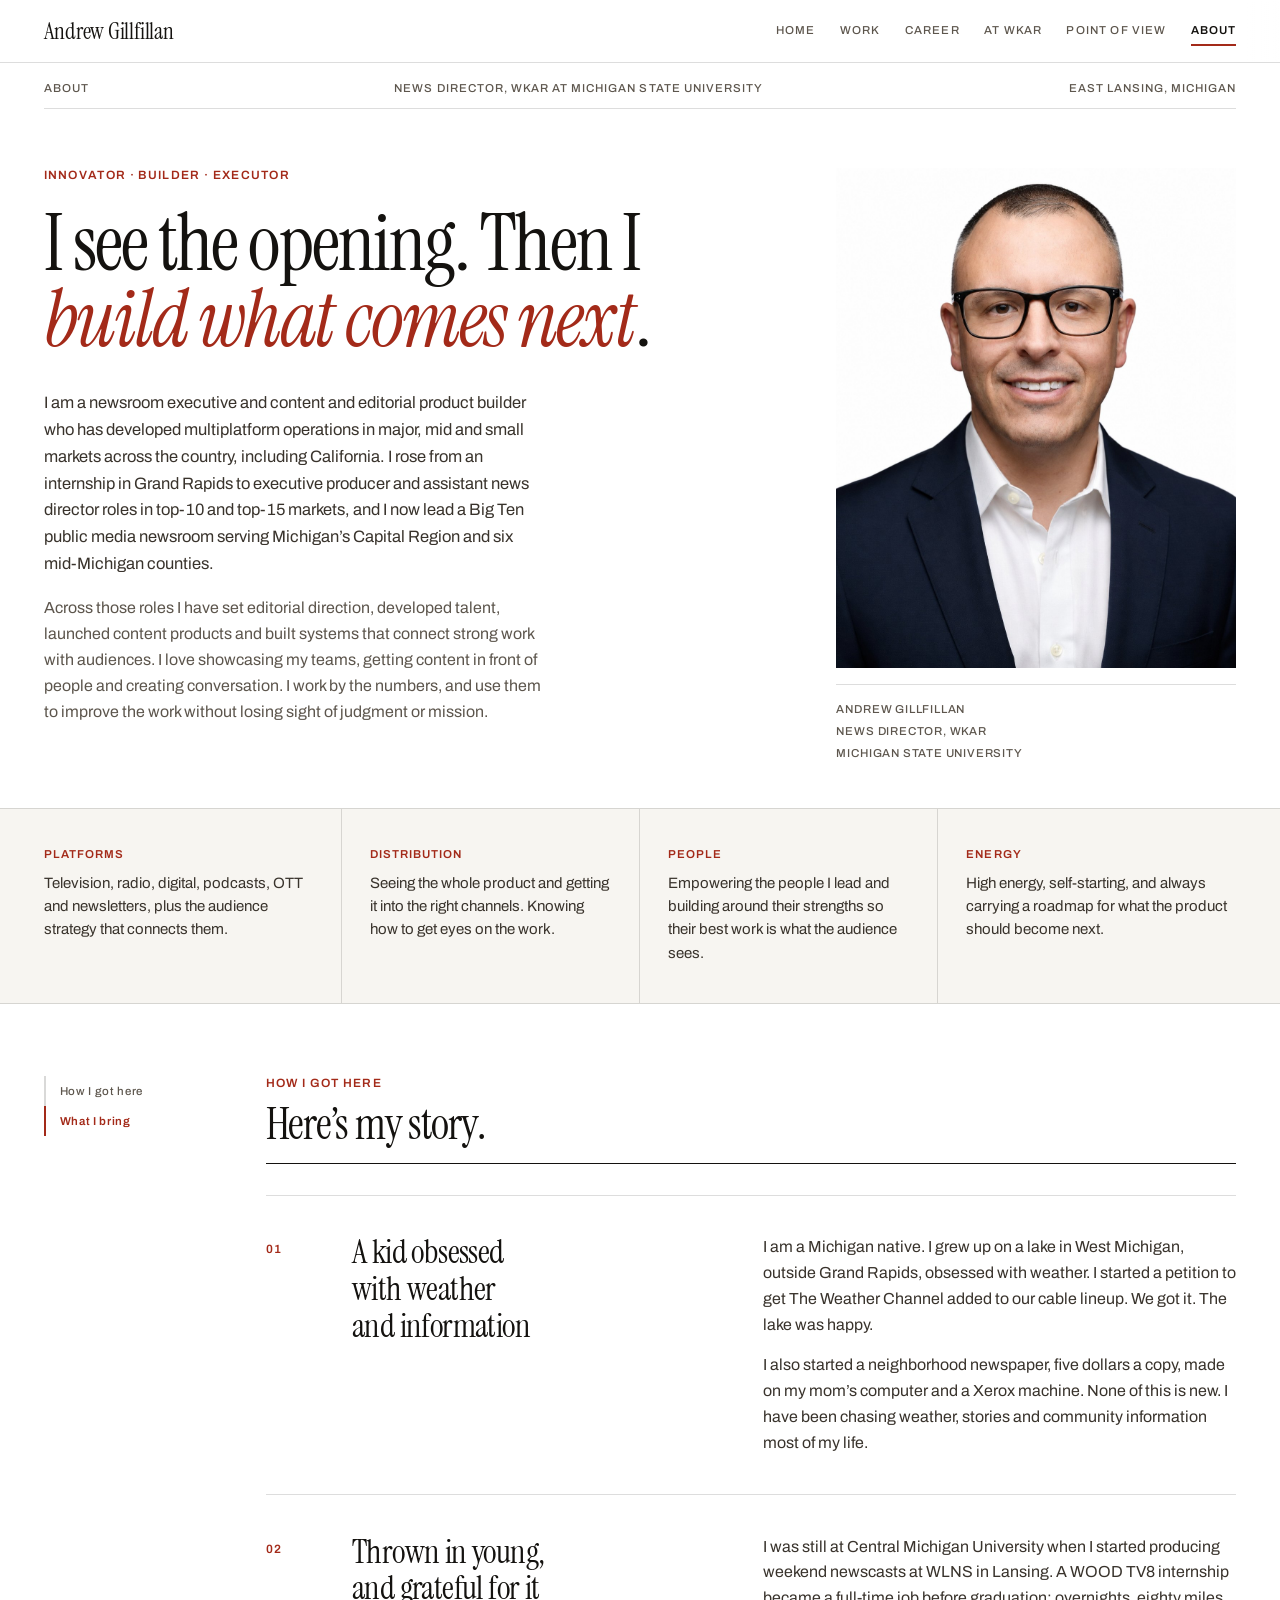
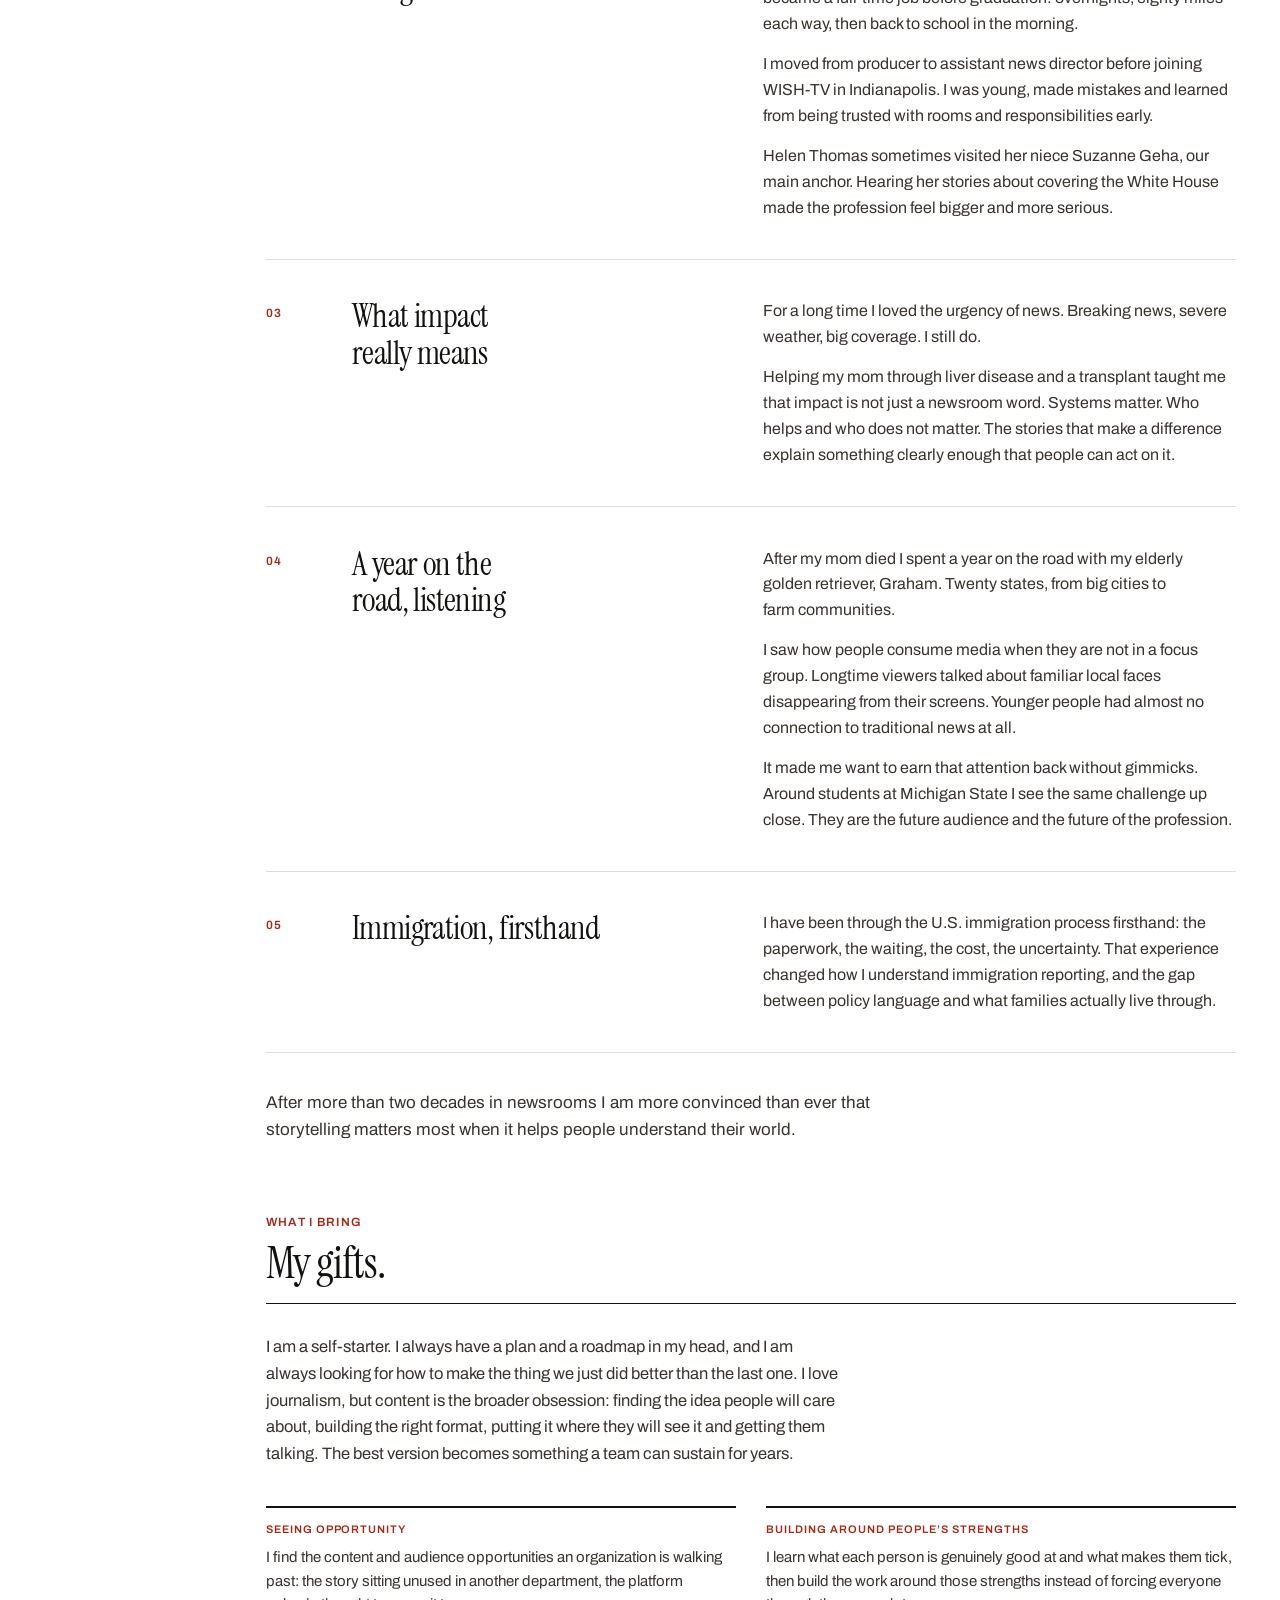
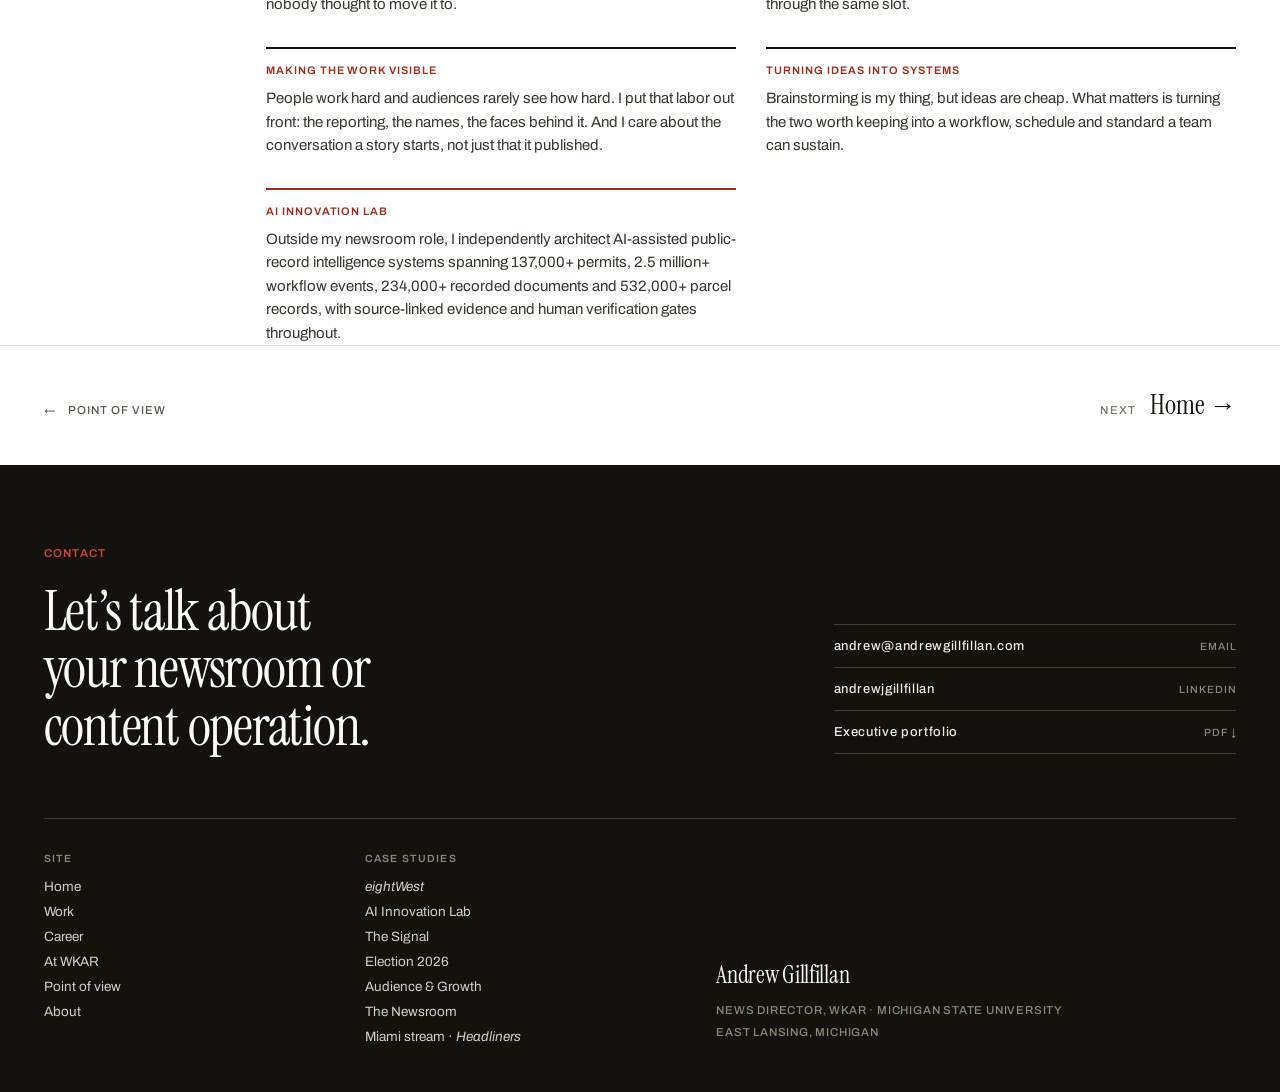
<file: about.html>
<!DOCTYPE html>

<html lang="en">
<head>
<meta charset="utf-8"/>
<meta content="width=device-width, initial-scale=1" name="viewport"/>
<title>About Andrew Gillfillan | Content &amp; Editorial Product Leader</title>
<meta content="Andrew (Andy) Gillfillan is a newsroom executive and content and editorial product leader with more than two decades building products, teams and audiences." name="description"/>
<meta content="Andrew Gillfillan" name="author"/>
<meta content="#14120F" name="theme-color"/>
<meta content="profile" property="og:type"/>
<meta content="Andrew Gillfillan" property="og:site_name"/>
<meta content="About Andrew Gillfillan | Content &amp; Editorial Product Leader" property="og:title"/>
<meta content="Newsroom executive and content and editorial product leader who turns ideas into durable shows, streams, newsletters, teams and audience systems." property="og:description"/>
<meta content="https://raw.githubusercontent.com/grahamandgoldadmin/andrewgillfillan-com/main/assets/social/andrew-gillfillan-share.jpg" property="og:image"/>
<meta content="summary_large_image" name="twitter:card"/>
<link href="favicon.svg" rel="icon" type="image/svg+xml"/>
<link href="https://fonts.googleapis.com" rel="preconnect"/>
<link crossorigin="" href="https://fonts.gstatic.com" rel="preconnect"/>
<link href="https://fonts.googleapis.com/css2?family=Instrument+Serif:ital@0;1&amp;family=Archivo:wght@400;500;600&amp;display=swap" rel="stylesheet"/>
<style>
*{box-sizing:border-box}
html,body{margin:0;padding:0}
html{scroll-behavior:smooth}
body{background:#fff;color:#14120F;font-family:Archivo,Helvetica,Arial,sans-serif;-webkit-font-smoothing:antialiased;text-rendering:optimizeLegibility}
img{display:block;max-width:100%}
a{color:inherit;text-decoration:none;transition:color .2s ease,border-color .2s ease,opacity .2s ease}
a:hover{color:#A32A19}
nav::-webkit-scrollbar{display:none}
::selection{background:#14120F;color:#fff}
a:focus-visible,button:focus-visible,[role=button]:focus-visible{outline:3px solid #A32A19;outline-offset:3px}
@media (prefers-reduced-motion: reduce){html{scroll-behavior:auto}}
</style>
<meta content="index,follow,max-image-preview:large,max-snippet:-1" name="robots"/>
<meta content="Andrew Gillfillan, Andy Gillfillan, newsroom executive, news director, content strategy, content product builder, editorial product builder, audience development, multiplatform distribution, newsroom leadership, digital growth, newsletters, streaming news, public media, WKAR, Michigan State University" name="keywords"/>
<link href="https://www.andrewgillfillan.com/about.html" rel="canonical"/>
<meta content="https://www.andrewgillfillan.com/about.html" property="og:url"/>
<meta content="en_US" property="og:locale"/>
<meta content="Andrew Gillfillan with breaking-news coverage from Florida, California and Miami" property="og:image:alt"/>
<meta content="About Andrew Gillfillan | Content &amp; Editorial Product Leader" name="twitter:title"/>
<meta content="Newsroom executive and content and editorial product leader who turns ideas into durable shows, streams, newsletters, teams and audience systems." name="twitter:description"/>
<meta content="https://raw.githubusercontent.com/grahamandgoldadmin/andrewgillfillan-com/main/assets/social/andrew-gillfillan-share.jpg" name="twitter:image"/>
<link href="apple-touch-icon.png" rel="apple-touch-icon" sizes="180x180"/>
<link href="site.webmanifest" rel="manifest"/>
<link href="assets/mobile-site.css?v=7" rel="stylesheet"/>
<script type="application/ld+json">{"@context":"https://schema.org","@type":"ProfilePage","@id":"https://www.andrewgillfillan.com/about.html#profile","url":"https://www.andrewgillfillan.com/about.html","name":"About Andrew Gillfillan","dateModified":"2026-08-24","inLanguage":"en-US","mainEntity":{"@type":"Person","@id":"https://www.andrewgillfillan.com/#andrew-gillfillan","name":"Andrew Gillfillan","alternateName":["Andy Gillfillan","Andrew J. Gillfillan"],"givenName":"Andrew","jobTitle":["News Director","Newsroom Executive","Content and Editorial Product Builder"],"email":"mailto:andrew@andrewgillfillan.com","url":"https://www.andrewgillfillan.com/","image":"https://www.andrewgillfillan.com/assets/andrew/headshot-web.jpg","description":"Newsroom executive and content and editorial product leader with more than two decades building durable shows, streams, newsletters, teams, audience strategies and reporting products.","sameAs":["https://www.linkedin.com/in/andrewjgillfillan"],"worksFor":{"@type":"Organization","name":"WKAR at Michigan State University","parentOrganization":{"@type":"CollegeOrUniversity","name":"Michigan State University"}},"alumniOf":{"@type":"CollegeOrUniversity","name":"Central Michigan University"},"address":{"@type":"PostalAddress","addressLocality":"East Lansing","addressRegion":"MI","addressCountry":"US"},"hasOccupation":[{"@type":"Occupation","name":"News Director"},{"@type":"Occupation","name":"Newsroom Executive"},{"@type":"Occupation","name":"Content and Editorial Product Builder"}],"knowsAbout":["Content strategy","Content product development","Editorial product development","Multiplatform distribution","Audience development","Digital audience growth","Newsroom leadership","Newsroom transformation","Editorial operations","Talent development","Newsletter strategy","Streaming news","Election coverage","Breaking news","Public media","Data journalism","Public-record systems"]}}</script>
<meta content="Andrew Gillfillan with breaking-news coverage from Florida, California and Miami" name="twitter:image:alt"/><meta content="https://raw.githubusercontent.com/grahamandgoldadmin/andrewgillfillan-com/main/assets/social/andrew-gillfillan-share.jpg" property="og:image:secure_url"/><meta content="1200" property="og:image:width"/><meta content="630" property="og:image:height"/><meta content="image/jpeg" property="og:image:type"/><style id="ag-production-styles">.ag-skip-link:focus{left:clamp(18px,3.4vw,64px)!important;top:11px!important}
@media(max-width:700px){[data-section-nav]{display:none!important}}
@media(max-width:700px){.ag-primary-nav-shell{flex-wrap:wrap!important;align-items:flex-end!important;gap:3px!important;padding-top:12px!important;min-height:0!important}.ag-primary-nav-shell>a{width:100%;font-size:20px!important}.ag-primary-nav{width:100%;justify-content:space-between!important;gap:0!important;overflow:visible!important;font-size:9px!important;letter-spacing:.055em!important}.ag-primary-nav a{padding:9px 1px 10px!important}.ag-primary-nav-shell::after{display:none!important}.ag-page-meta,.ag-election-attributes{display:none!important}}
@media(max-width:700px){.ag-about-summary{display:none!important}.ag-about-hero-copy p:nth-of-type(3){display:none!important}.ag-about-story-item p:nth-of-type(n+2){display:none!important}.ag-about-story-item{padding:22px 0!important}.ag-about-story-list{margin-top:18px!important}.ag-about-gifts{padding-top:38px!important}.ag-about-gifts-grid{grid-template-columns:1fr 1fr!important;gap:18px 16px!important}.ag-about-gifts-grid>div{padding-top:11px!important}.ag-about-gifts-grid>div p:last-child{font-size:13.5px!important;line-height:1.48!important}.ag-about-contact{padding-top:42px!important}}
.ag-hover-1:hover{color:#A32A19}
.ag-hover-2:hover{color:#A32A19}
.ag-hover-3:hover{color:#A32A19}
.ag-hover-4:hover{color:#A32A19}
.ag-hover-5:hover{color:#A32A19}
.ag-hover-6:hover{color:#A32A19}
.ag-hover-7:hover{color:#A32A19}
.ag-hover-8:hover{color:#A32A19}
.ag-hover-9:hover{color:#A32A19}
.ag-hover-10:hover{color:#A32A19}
.ag-hover-11:hover{color:#A32A19; border-bottom-color:#A32A19}
.ag-hover-12:hover{background:#A32A19}
.ag-hover-13:hover{border-color:#A32A19; color:#A32A19}
.ag-hover-14:hover{border-color:#A32A19; color:#A32A19}
.ag-hover-15:hover{color:#A32A19}
.ag-hover-16:hover{color:#A32A19}
.ag-hover-17:hover{color:#E0785F}
.ag-hover-18:hover{color:#E0785F}
.ag-hover-19:hover{color:#E0785F}
.ag-hover-20:hover{color:#fff}
.ag-hover-21:hover{color:#fff}
.ag-hover-22:hover{color:#fff}
.ag-hover-23:hover{color:#fff}
.ag-hover-24:hover{color:#fff}
.ag-hover-25:hover{color:#fff}
.ag-hover-26:hover{color:#fff}
.ag-hover-27:hover{color:#fff}
.ag-hover-28:hover{color:#fff}
.ag-hover-29:hover{color:#fff}
.ag-hover-30:hover{color:#fff}
.ag-hover-31:hover{color:#fff}
.ag-after-1::after{content:''; position:absolute; right:0; top:1px; bottom:1px; width:clamp(0px,4vw,34px); pointer-events:none; background:linear-gradient(to right, rgba(255,255,255,0), rgba(255,255,255,.96))}</style></head>
<body class="ag-page-about">
<header style="position:sticky; top:0; z-index:800; background:rgba(255,255,255,.94); backdrop-filter:saturate(140%) blur(8px); -webkit-backdrop-filter:saturate(140%) blur(8px); border-bottom:1px solid rgba(20,18,15,.14);">
<a class="ag-skip-link" href="#main" style="position:absolute; left:-9999px; top:0; background:#14120F; color:#fff; padding:10px 16px; font-size:12px; letter-spacing:.08em; text-transform:uppercase;">Skip to content</a>
<div class="ag-primary-nav-shell ag-after-1" style="position:relative; max-width:1600px; margin:0 auto; padding:0 clamp(18px,3.4vw,64px); display:flex; align-items:center; justify-content:space-between; gap:clamp(12px,2vw,24px); min-height:62px;">
<a href="index.html" style="font-family:'Instrument Serif',Georgia,serif; font-size:clamp(17px,4.3vw,23px); letter-spacing:-.01em; line-height:1; white-space:nowrap; flex:0 0 auto;">Andrew Gillfillan</a>
<nav aria-label="Primary" class="ag-primary-nav" style="display:flex; align-items:center; gap:clamp(11px,1.9vw,30px); overflow-x:auto; -ms-overflow-style:none; scrollbar-width:none; font-size:11.5px; font-weight:500; letter-spacing:.1em; text-transform:uppercase;">
<a class="ag-hover-1" href="index.html" style="white-space:nowrap; padding:8px 0; border-bottom:2px solid transparent; color:#5D564D;">Home</a>
<a class="ag-hover-2" href="work.html" style="white-space:nowrap; padding:8px 0; border-bottom:2px solid transparent; color:#5D564D;">Work</a>
<a class="ag-hover-4" href="career.html" style="white-space:nowrap; padding:8px 0; border-bottom:2px solid transparent; color:#5D564D;">Career</a>
<a class="ag-hover-3" href="at-wkar.html" style="white-space:nowrap; padding:8px 0; border-bottom:2px solid transparent; color:#5D564D;">At WKAR</a>

<a class="ag-hover-5" href="point-of-view.html" style="white-space:nowrap; padding:8px 0; border-bottom:2px solid transparent; color:#5D564D;">Point of view</a>
<a aria-current="page" class="ag-hover-6" href="about.html" style="white-space:nowrap; padding:8px 0; border-bottom:2px solid #A32A19; color:#14120F; font-weight:600;">About</a>
</nav>
</div>
</header>
<main id="main">
<section style="max-width:1600px; margin:0 auto; padding:clamp(13px,1.5vw,20px) clamp(18px,3.4vw,64px) 0;">
<div class="ag-page-meta" style="display:flex; flex-wrap:wrap; justify-content:space-between; gap:10px 28px; padding-bottom:14px; border-bottom:1px solid rgba(20,18,15,.14); font-size:11.5px; font-weight:500; letter-spacing:.09em; text-transform:uppercase; color:#5D564D;">
<span>About</span><span>News director, WKAR at Michigan State University</span><span>East Lansing, Michigan</span>
</div>
<div style="display:flex; flex-wrap:wrap; gap:clamp(30px,4.4vw,80px); padding:clamp(34px,4.6vw,76px) 0 clamp(28px,3.4vw,52px); align-items:flex-start;">
<div class="ag-about-hero-copy" style="flex:3 1 480px; min-width:0;">
<p style="margin:0; font-size:12px; font-weight:600; letter-spacing:.11em; text-transform:uppercase; color:#A32A19;">Innovator · Builder · Executor</p>
<h1 style="margin:clamp(16px,1.9vw,28px) 0 0; font-family:'Instrument Serif',Georgia,serif; font-weight:400; font-size:clamp(44px,6.2vw,102px); line-height:.95; letter-spacing:-.024em; text-wrap:balance;">I see the opening. Then I <em style="color:#A32A19;">build what comes next</em>.</h1>
<p style="margin:clamp(22px,2.6vw,36px) 0 0; max-width:56ch; font-size:clamp(16.5px,1.12vw,19.5px); line-height:1.62; color:#39332C; text-wrap:pretty;">I am a newsroom executive and content and editorial product builder who has developed multiplatform operations in major, mid and small markets across the country, including California. I rose from an internship in Grand Rapids to executive producer and assistant news director roles in top-10 and top-15 markets, and I now lead a Big Ten public media newsroom serving Michigan’s Capital Region and six mid-Michigan counties.</p>
<p style="margin:18px 0 0; max-width:56ch; font-size:16px; line-height:1.62; color:#5D564D; text-wrap:pretty;">Across those roles I have set editorial direction, developed talent, launched content products and built systems that connect strong work with audiences. I love showcasing my teams, getting content in front of people and creating conversation. I work by the numbers, and use them to improve the work without losing sight of judgment or mission.</p>
</div>
<div style="flex:2 1 280px; min-width:0; max-width:400px;">
<img alt="Andrew Gillfillan" decoding="async" loading="lazy" src="assets/andrew/headshot-web.jpg" style="width:100%; aspect-ratio:4/5; object-fit:cover; object-position:center 14%;" width="1128" height="1394"/>
<p style="margin:16px 0 0; padding-top:14px; border-top:1px solid rgba(20,18,15,.14); font-size:11.5px; font-weight:500; letter-spacing:.07em; text-transform:uppercase; color:#5D564D; line-height:1.9;">Andrew Gillfillan<br/>News Director, WKAR<br/>Michigan State University</p>
</div>
</div>
</section>
<section class="ag-about-summary" data-reveal="" style="border-top:1px solid rgba(20,18,15,.14); border-bottom:1px solid rgba(20,18,15,.14); background:#F7F5F1;">
<div style="max-width:1600px; margin:0 auto; padding:0 clamp(18px,3.4vw,64px); display:flex; flex-wrap:wrap;">
<div style="flex:1 1 200px; min-width:0; padding:clamp(26px,3vw,44px) clamp(18px,2.2vw,36px) clamp(26px,3vw,44px) 0; border-right:1px solid rgba(20,18,15,.14);">
<p style="margin:0; font-size:11.5px; font-weight:600; letter-spacing:.09em; text-transform:uppercase; color:#A32A19;">Platforms</p>
<p style="margin:12px 0 0; font-size:15px; line-height:1.56; color:#39332C;">Television, radio, digital, podcasts, OTT and newsletters, plus the audience strategy that connects them.</p>
</div>
<div style="flex:1 1 200px; min-width:0; padding:clamp(26px,3vw,44px) clamp(18px,2.2vw,36px); border-right:1px solid rgba(20,18,15,.14);">
<p style="margin:0; font-size:11.5px; font-weight:600; letter-spacing:.09em; text-transform:uppercase; color:#A32A19;">Distribution</p>
<p style="margin:12px 0 0; font-size:15px; line-height:1.56; color:#39332C;">Seeing the whole product and getting it into the right channels. Knowing how to get eyes on the work.</p>
</div>
<div style="flex:1 1 200px; min-width:0; padding:clamp(26px,3vw,44px) clamp(18px,2.2vw,36px); border-right:1px solid rgba(20,18,15,.14);">
<p style="margin:0; font-size:11.5px; font-weight:600; letter-spacing:.09em; text-transform:uppercase; color:#A32A19;">People</p>
<p style="margin:12px 0 0; font-size:15px; line-height:1.56; color:#39332C;">Empowering the people I lead and building around their strengths so their best work is what the audience sees.</p>
</div>
<div style="flex:1 1 200px; min-width:0; padding:clamp(26px,3vw,44px) 0 clamp(26px,3vw,44px) clamp(18px,2.2vw,36px);">
<p style="margin:0; font-size:11.5px; font-weight:600; letter-spacing:.09em; text-transform:uppercase; color:#A32A19;">Energy</p>
<p style="margin:12px 0 0; font-size:15px; line-height:1.56; color:#39332C;">High energy, self-starting, and always carrying a roadmap for what the product should become next.</p>
</div>
</div>
</section>
<div style="max-width:1600px; margin:0 auto; padding:0 clamp(18px,3.4vw,64px); display:flex; flex-wrap:wrap; gap:clamp(28px,3.6vw,68px);">
<nav aria-label="On this page" data-section-nav="" style="flex:0 1 176px; min-width:150px; position:sticky; top:78px; align-self:flex-start; padding-top:clamp(46px,5.6vw,92px); display:flex; flex-direction:column; font-size:11.5px; font-weight:500; letter-spacing:.06em;">
<a class="ag-hover-7" href="#story" style="padding:9px 0 9px 14px; border-left:2px solid rgba(20,18,15,.16); color:#5D564D;">How I got here</a>
<a class="ag-hover-9" href="#gifts" style="padding:9px 0 9px 14px; border-left:2px solid rgba(20,18,15,.16); color:#5D564D;">What I bring</a>
</nav>
<div style="flex:1 1 620px; min-width:0;">
<section id="story" style="padding-top:clamp(46px,5.6vw,92px);">
<div data-reveal="" style="border-bottom:1px solid #14120F; padding-bottom:16px;">
<p style="margin:0; font-size:12px; font-weight:600; letter-spacing:.11em; text-transform:uppercase; color:#A32A19;">How I got here</p>
<h2 style="margin:12px 0 0; font-family:'Instrument Serif',Georgia,serif; font-weight:400; font-size:clamp(30px,3.4vw,52px); line-height:1.04; letter-spacing:-.02em; max-width:24ch; text-wrap:balance;">Here’s my story.</h2>
</div>
<div class="ag-about-story-list" style="margin-top:clamp(20px,2.4vw,32px);">
<div class="ag-about-story-item" data-reveal="" style="display:flex; flex-wrap:wrap; gap:clamp(20px,3vw,52px); padding:clamp(26px,3vw,42px) 0; border-top:1px solid rgba(20,18,15,.14);">
<div style="flex:0 0 auto; width:48px; font-size:12px; font-weight:600; letter-spacing:.09em; color:#A32A19; padding-top:8px;">01</div>
<div style="flex:1 1 240px; min-width:0;"><h3 style="margin:0; font-family:'Instrument Serif',Georgia,serif; font-weight:400; font-size:clamp(24px,2.6vw,38px); line-height:1.1; letter-spacing:-.018em; max-width:18ch; text-wrap:balance;">A kid obsessed with weather and information</h3></div>
<div style="flex:1 1 340px; min-width:0;"><p style="margin:0 0 0; max-width:56ch; font-size:16px; line-height:1.62; color:#39332C; text-wrap:pretty;">I am a Michigan native. I grew up on a lake in West Michigan, outside Grand Rapids, obsessed with weather. I started a petition to get The Weather Channel added to our cable lineup. We got it. The lake was happy.</p><p style="margin:14px 0 0; max-width:56ch; font-size:16px; line-height:1.62; color:#39332C; text-wrap:pretty;">I also started a neighborhood newspaper, five dollars a copy, made on my mom’s computer and a Xerox machine. None of this is new. I have been chasing weather, stories and community information most of my life.</p></div>
</div>
<div class="ag-about-story-item" data-reveal="" style="display:flex; flex-wrap:wrap; gap:clamp(20px,3vw,52px); padding:clamp(26px,3vw,42px) 0; border-top:1px solid rgba(20,18,15,.14);">
<div style="flex:0 0 auto; width:48px; font-size:12px; font-weight:600; letter-spacing:.09em; color:#A32A19; padding-top:8px;">02</div>
<div style="flex:1 1 240px; min-width:0;"><h3 style="margin:0; font-family:'Instrument Serif',Georgia,serif; font-weight:400; font-size:clamp(24px,2.6vw,38px); line-height:1.1; letter-spacing:-.018em; max-width:18ch; text-wrap:balance;">Thrown in young, and grateful for it</h3></div>
<div style="flex:1 1 340px; min-width:0;"><p style="margin:0 0 0; max-width:56ch; font-size:16px; line-height:1.62; color:#39332C; text-wrap:pretty;">I was still at Central Michigan University when I started producing weekend newscasts at WLNS in Lansing. A WOOD TV8 internship became a full-time job before graduation: overnights, eighty miles each way, then back to school in the morning.</p><p style="margin:14px 0 0; max-width:56ch; font-size:16px; line-height:1.62; color:#39332C; text-wrap:pretty;">I moved from producer to assistant news director before joining WISH-TV in Indianapolis. I was young, made mistakes and learned from being trusted with rooms and responsibilities early.</p><p style="margin:14px 0 0; max-width:56ch; font-size:16px; line-height:1.62; color:#39332C; text-wrap:pretty;">Helen Thomas sometimes visited her niece Suzanne Geha, our main anchor. Hearing her stories about covering the White House made the profession feel bigger and more serious.</p></div>
</div>
<div class="ag-about-story-item" data-reveal="" style="display:flex; flex-wrap:wrap; gap:clamp(20px,3vw,52px); padding:clamp(26px,3vw,42px) 0; border-top:1px solid rgba(20,18,15,.14);">
<div style="flex:0 0 auto; width:48px; font-size:12px; font-weight:600; letter-spacing:.09em; color:#A32A19; padding-top:8px;">03</div>
<div style="flex:1 1 240px; min-width:0;"><h3 style="margin:0; font-family:'Instrument Serif',Georgia,serif; font-weight:400; font-size:clamp(24px,2.6vw,38px); line-height:1.1; letter-spacing:-.018em; max-width:18ch; text-wrap:balance;">What impact really means</h3></div>
<div style="flex:1 1 340px; min-width:0;"><p style="margin:0 0 0; max-width:56ch; font-size:16px; line-height:1.62; color:#39332C; text-wrap:pretty;">For a long time I loved the urgency of news. Breaking news, severe weather, big coverage. I still do.</p><p style="margin:14px 0 0; max-width:56ch; font-size:16px; line-height:1.62; color:#39332C; text-wrap:pretty;">Helping my mom through liver disease and a transplant taught me that impact is not just a newsroom word. Systems matter. Who helps and who does not matter. The stories that make a difference explain something clearly enough that people can act on it.</p></div>
</div>
<div class="ag-about-story-item" data-reveal="" style="display:flex; flex-wrap:wrap; gap:clamp(20px,3vw,52px); padding:clamp(26px,3vw,42px) 0; border-top:1px solid rgba(20,18,15,.14);">
<div style="flex:0 0 auto; width:48px; font-size:12px; font-weight:600; letter-spacing:.09em; color:#A32A19; padding-top:8px;">04</div>
<div style="flex:1 1 240px; min-width:0;"><h3 style="margin:0; font-family:'Instrument Serif',Georgia,serif; font-weight:400; font-size:clamp(24px,2.6vw,38px); line-height:1.1; letter-spacing:-.018em; max-width:18ch; text-wrap:balance;">A year on the road, listening</h3></div>
<div style="flex:1 1 340px; min-width:0;"><p style="margin:0 0 0; max-width:56ch; font-size:16px; line-height:1.62; color:#39332C; text-wrap:pretty;">After my mom died I spent a year on the road with my elderly golden retriever, Graham. Twenty states, from big cities to farm communities.</p><p style="margin:14px 0 0; max-width:56ch; font-size:16px; line-height:1.62; color:#39332C; text-wrap:pretty;">I saw how people consume media when they are not in a focus group. Longtime viewers talked about familiar local faces disappearing from their screens. Younger people had almost no connection to traditional news at all.</p><p style="margin:14px 0 0; max-width:56ch; font-size:16px; line-height:1.62; color:#39332C; text-wrap:pretty;">It made me want to earn that attention back without gimmicks. Around students at Michigan State I see the same challenge up close. They are the future audience and the future of the profession.</p></div>
</div>
<div class="ag-about-story-item" data-reveal="" style="display:flex; flex-wrap:wrap; gap:clamp(20px,3vw,52px); padding:clamp(26px,3vw,42px) 0; border-top:1px solid rgba(20,18,15,.14);">
<div style="flex:0 0 auto; width:48px; font-size:12px; font-weight:600; letter-spacing:.09em; color:#A32A19; padding-top:8px;">05</div>
<div style="flex:1 1 240px; min-width:0;"><h3 style="margin:0; font-family:'Instrument Serif',Georgia,serif; font-weight:400; font-size:clamp(24px,2.6vw,38px); line-height:1.1; letter-spacing:-.018em; max-width:18ch; text-wrap:balance;">Immigration, firsthand</h3></div>
<div style="flex:1 1 340px; min-width:0;"><p style="margin:0 0 0; max-width:56ch; font-size:16px; line-height:1.62; color:#39332C; text-wrap:pretty;">I have been through the U.S. immigration process firsthand: the paperwork, the waiting, the cost, the uncertainty. That experience changed how I understand immigration reporting, and the gap between policy language and what families actually live through.</p></div>
</div>
<div style="border-top:1px solid rgba(20,18,15,.14); padding-top:clamp(24px,2.8vw,38px);">
<p style="margin:0; max-width:64ch; font-size:clamp(17px,1.15vw,20px); line-height:1.6; color:#39332C; text-wrap:pretty;">After more than two decades in newsrooms I am more convinced than ever that storytelling matters most when it helps people understand their world.</p>
</div>
</div>
</section>
<section class="ag-about-gifts" id="gifts" style="padding-top:clamp(46px,5.6vw,88px);">
<div data-reveal="" style="border-bottom:1px solid #14120F; padding-bottom:16px;">
<p style="margin:0; font-size:12px; font-weight:600; letter-spacing:.11em; text-transform:uppercase; color:#A32A19;">What I bring</p>
<h2 style="margin:12px 0 0; font-family:'Instrument Serif',Georgia,serif; font-weight:400; font-size:clamp(30px,3.4vw,52px); line-height:1.04; letter-spacing:-.02em; max-width:24ch; text-wrap:balance;">My gifts.</h2>
</div>
<p data-reveal="" style="margin:clamp(20px,2.4vw,32px) 0 0; max-width:64ch; font-size:clamp(16.5px,1.1vw,19px); line-height:1.62; color:#39332C; text-wrap:pretty;">I am a self-starter. I always have a plan and a roadmap in my head, and I am always looking for how to make the thing we just did better than the last one. I love journalism, but content is the broader obsession: finding the idea people will care about, building the right format, putting it where they will see it and getting them talking. The best version becomes something a team can sustain for years.</p>
<div class="ag-about-gifts-grid" data-reveal="" style="display:grid; grid-template-columns:repeat(auto-fit,minmax(min(100%,330px),1fr)); gap:clamp(22px,2.4vw,40px); margin-top:clamp(26px,3vw,44px);">
<div style="border-top:2px solid #14120F; padding-top:15px;"><p style="margin:0; font-size:11px; font-weight:600; letter-spacing:.09em; text-transform:uppercase; color:#A32A19;">Seeing opportunity</p><p style="margin:11px 0 0; font-size:15px; line-height:1.56; color:#39332C;">I find the content and audience opportunities an organization is walking past: the story sitting unused in another department, the platform nobody thought to move it to.</p></div>
<div style="border-top:2px solid #14120F; padding-top:15px;"><p style="margin:0; font-size:11px; font-weight:600; letter-spacing:.09em; text-transform:uppercase; color:#A32A19;">Building around people’s strengths</p><p style="margin:11px 0 0; font-size:15px; line-height:1.56; color:#39332C;">I learn what each person is genuinely good at and what makes them tick, then build the work around those strengths instead of forcing everyone through the same slot.</p></div>
<div style="border-top:2px solid #14120F; padding-top:15px;"><p style="margin:0; font-size:11px; font-weight:600; letter-spacing:.09em; text-transform:uppercase; color:#A32A19;">Making the work visible</p><p style="margin:11px 0 0; font-size:15px; line-height:1.56; color:#39332C;">People work hard and audiences rarely see how hard. I put that labor out front: the reporting, the names, the faces behind it. And I care about the conversation a story starts, not just that it published.</p></div>
<div style="border-top:2px solid #14120F; padding-top:15px;"><p style="margin:0; font-size:11px; font-weight:600; letter-spacing:.09em; text-transform:uppercase; color:#A32A19;">Turning ideas into systems</p><p style="margin:11px 0 0; font-size:15px; line-height:1.56; color:#39332C;">Brainstorming is my thing, but ideas are cheap. What matters is turning the two worth keeping into a workflow, schedule and standard a team can sustain.</p></div>
<div style="border-top:2px solid #A32A19; padding-top:15px;"><p style="margin:0; font-size:11px; font-weight:600; letter-spacing:.09em; text-transform:uppercase; color:#A32A19;">AI Innovation Lab</p><p style="margin:11px 0 0; font-size:15px; line-height:1.56; color:#39332C;">Outside my newsroom role, I independently architect AI-assisted public-record intelligence systems spanning 137,000+ permits, 2.5 million+ workflow events, 234,000+ recorded documents and 532,000+ parcel records, with source-linked evidence and human verification gates throughout.</p></div>
</div>
</section>
</div>
</div>
</main>
<div>
<div style="max-width:1600px; margin:0 auto; padding:clamp(30px,3.6vw,52px) clamp(18px,3.4vw,64px); border-top:1px solid rgba(20,18,15,.14); display:flex; flex-wrap:wrap; align-items:baseline; justify-content:space-between; gap:18px 32px;">
<a class="ag-hover-15" href="point-of-view.html" style="display:flex; align-items:baseline; gap:11px; font-size:11.5px; font-weight:500; letter-spacing:.09em; text-transform:uppercase; color:#5D564D;"><span aria-hidden="true">←</span>Point of view</a>
<a class="ag-hover-16" href="index.html" style="display:flex; align-items:baseline; gap:14px; text-align:right;">
<span style="font-size:11.5px; font-weight:500; letter-spacing:.09em; text-transform:uppercase; color:#7B7368;">Next</span>
<span style="font-family:'Instrument Serif',Georgia,serif; font-size:clamp(22px,2.1vw,30px); line-height:1;">Home →</span>
</a>
</div>
<footer style="background:#14120F; color:#EDE9E2;">
<div style="max-width:1600px; margin:0 auto; padding:clamp(52px,6.4vw,104px) clamp(18px,3.4vw,64px) clamp(34px,3.8vw,56px);">
<div style="display:flex; flex-wrap:wrap; gap:clamp(32px,5vw,88px); align-items:flex-end;">
<div style="flex:2 1 440px; min-width:0;">
<p style="margin:0; font-size:11.5px; font-weight:600; letter-spacing:.11em; text-transform:uppercase; color:#C4462F;">Contact</p>
<p style="margin:clamp(16px,1.8vw,26px) 0 0; font-family:'Instrument Serif',Georgia,serif; font-size:clamp(34px,4.4vw,68px); line-height:1.02; letter-spacing:-.022em; max-width:17ch; text-wrap:balance; color:#FBFAF8;">Let’s talk about your newsroom or content operation.</p>
</div>
<div style="flex:1 1 260px; min-width:0; display:flex; flex-direction:column; gap:0; font-size:13px; font-weight:500; letter-spacing:.05em;">
<a class="ag-hover-17" href="mailto:andrew@andrewgillfillan.com" style="padding:14px 0; border-top:1px solid rgba(237,233,226,.2); display:flex; justify-content:space-between; align-items:baseline; gap:16px;"><span>andrew@andrewgillfillan.com</span><span style="font-size:10.5px; letter-spacing:.09em; text-transform:uppercase; color:#8C8579;">Email</span></a>
<a class="ag-hover-18" href="https://www.linkedin.com/in/andrewjgillfillan" style="padding:14px 0; border-top:1px solid rgba(237,233,226,.2); display:flex; justify-content:space-between; align-items:baseline; gap:16px;"><span>andrewjgillfillan</span><span style="font-size:10.5px; letter-spacing:.09em; text-transform:uppercase; color:#8C8579;">LinkedIn</span></a>
<a aria-label="Executive portfolio PDF ↓ (opens in a new tab)" class="ag-hover-19" href="assets/docs/Andrew_Gillfillan_Executive_Portfolio.pdf" rel="noopener noreferrer" style="padding:14px 0; border-top:1px solid rgba(237,233,226,.2); border-bottom:1px solid rgba(237,233,226,.2); display:flex; justify-content:space-between; align-items:baseline; gap:16px;" target="_blank"><span>Executive portfolio</span><span style="font-size:10.5px; letter-spacing:.09em; text-transform:uppercase; color:#8C8579;">PDF ↓</span></a>
</div>
</div>
<div style="display:flex; flex-wrap:wrap; gap:clamp(28px,4vw,72px); margin-top:clamp(44px,5vw,84px); padding-top:clamp(24px,2.6vw,36px); border-top:1px solid rgba(237,233,226,.18);">
<div style="flex:1 1 160px;">
<p style="margin:0 0 15px; font-size:10.5px; font-weight:600; letter-spacing:.11em; text-transform:uppercase; color:#8C8579;">Site</p>
<div style="display:flex; flex-direction:column; gap:10px; font-size:13.5px; color:#D3CDC3;">
<a class="ag-hover-20" href="index.html">Home</a>
<a class="ag-hover-21" href="work.html">Work</a>
<a class="ag-hover-23" href="career.html">Career</a>
<a class="ag-hover-22" href="at-wkar.html">At WKAR</a>

<a class="ag-hover-24" href="point-of-view.html">Point of view</a>
<a class="ag-hover-25" href="about.html">About</a>
</div>
</div>
<div style="flex:1 1 190px;">
<p style="margin:0 0 15px; font-size:10.5px; font-weight:600; letter-spacing:.11em; text-transform:uppercase; color:#8C8579;">Case studies</p>
<div style="display:flex; flex-direction:column; gap:10px; font-size:13.5px; color:#D3CDC3;">
<a href="data-ai-systems.html">AI Innovation Lab</a>
<a class="ag-hover-26" href="the-signal.html">The Signal</a>
<a class="ag-hover-27" href="election-2026.html">Election 2026</a>
<a class="ag-hover-28" href="audience-growth.html">Audience &amp; Growth</a>
<a class="ag-hover-29" href="newsroom.html">The Newsroom</a>
<a class="ag-hover-30" href="miami-stream.html">Miami stream · <em>Headliners</em></a>
<a class="ag-hover-31" href="eightwest.html"><em>eightWest</em></a>
</div>
</div>
<div style="flex:2 1 300px; display:flex; flex-direction:column; justify-content:flex-end;">
<p style="margin:0; font-family:'Instrument Serif',Georgia,serif; font-size:clamp(20px,1.9vw,27px); line-height:1.25; letter-spacing:-.012em; color:#FBFAF8;">Andrew Gillfillan</p>
<p style="margin:9px 0 0; font-size:11.5px; font-weight:500; letter-spacing:.07em; text-transform:uppercase; color:#8C8579; line-height:1.9;">News Director, WKAR · Michigan State University<br/>East Lansing, Michigan</p>
</div>
</div>
</div>
</footer>
</div>
<script type="module">import { initAll } from './site-behaviors.js?v=3'; initAll();</script>
</body>
</html>
</file>
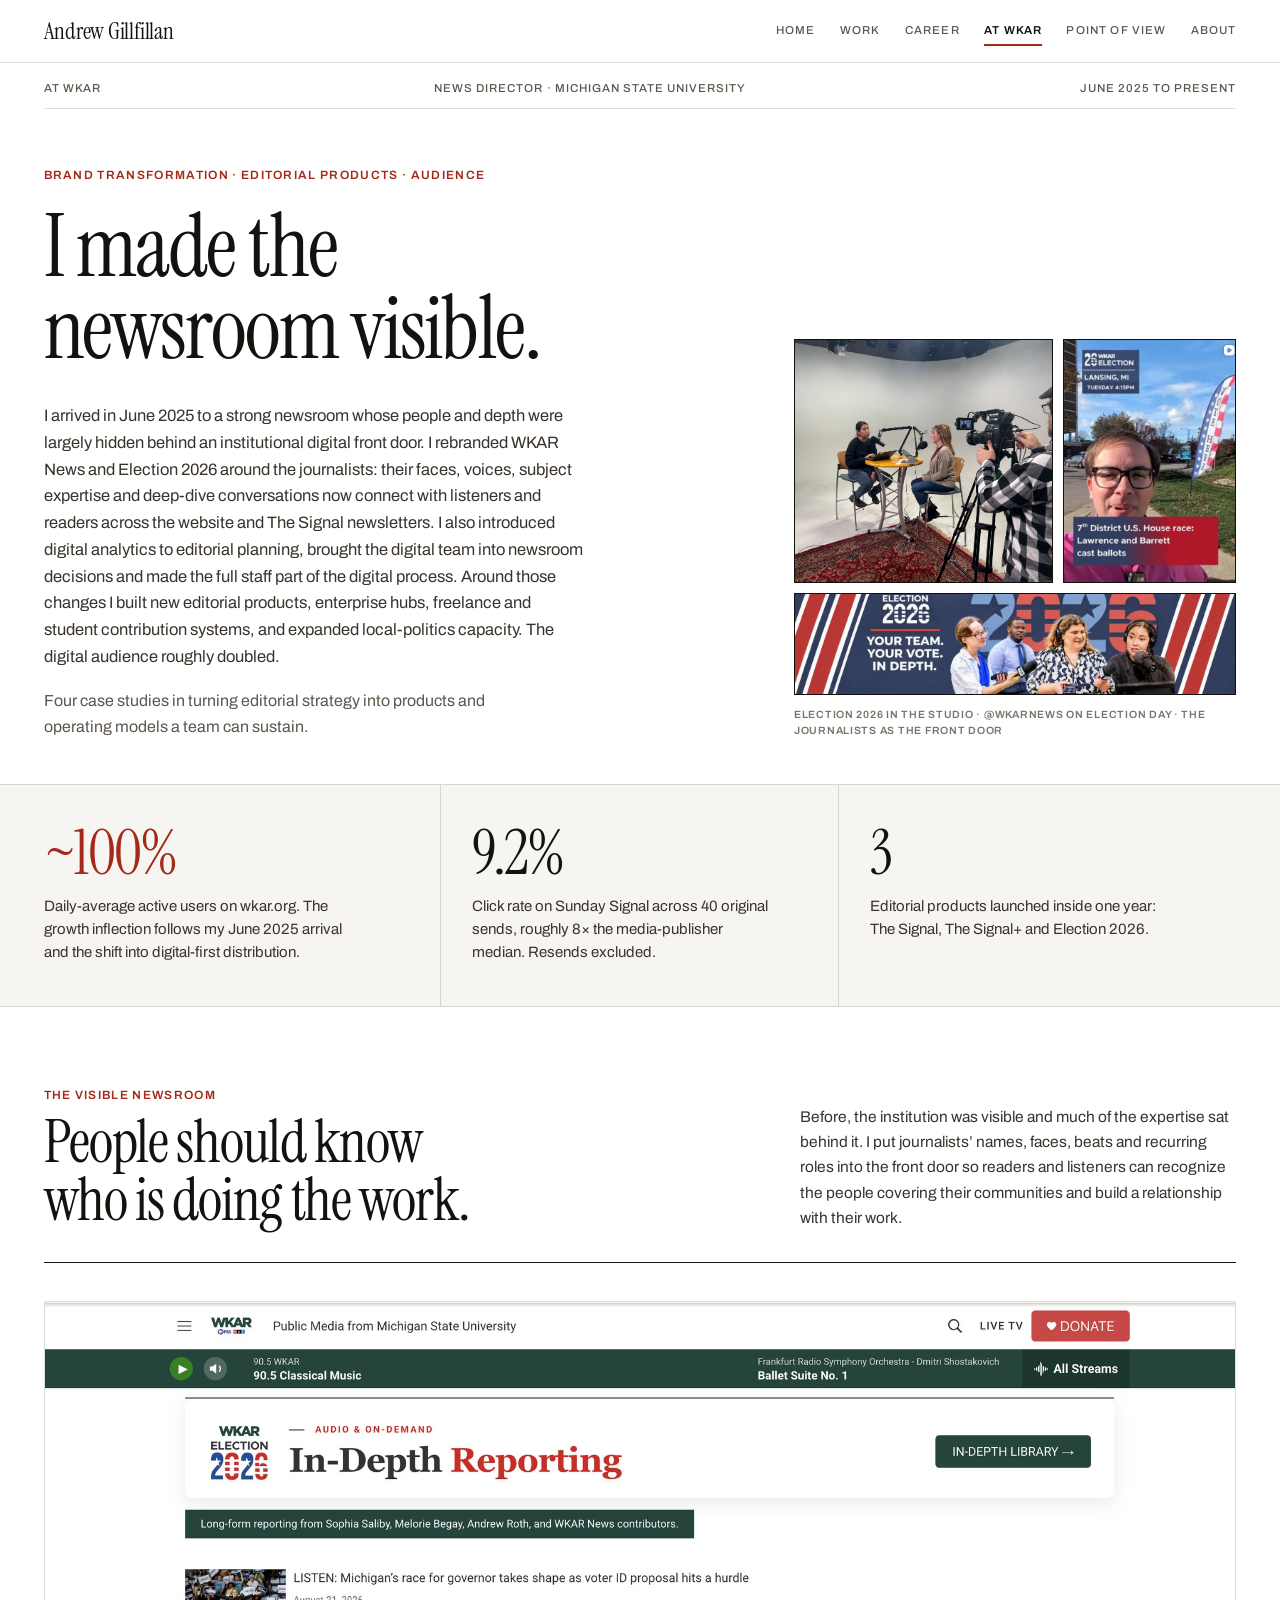
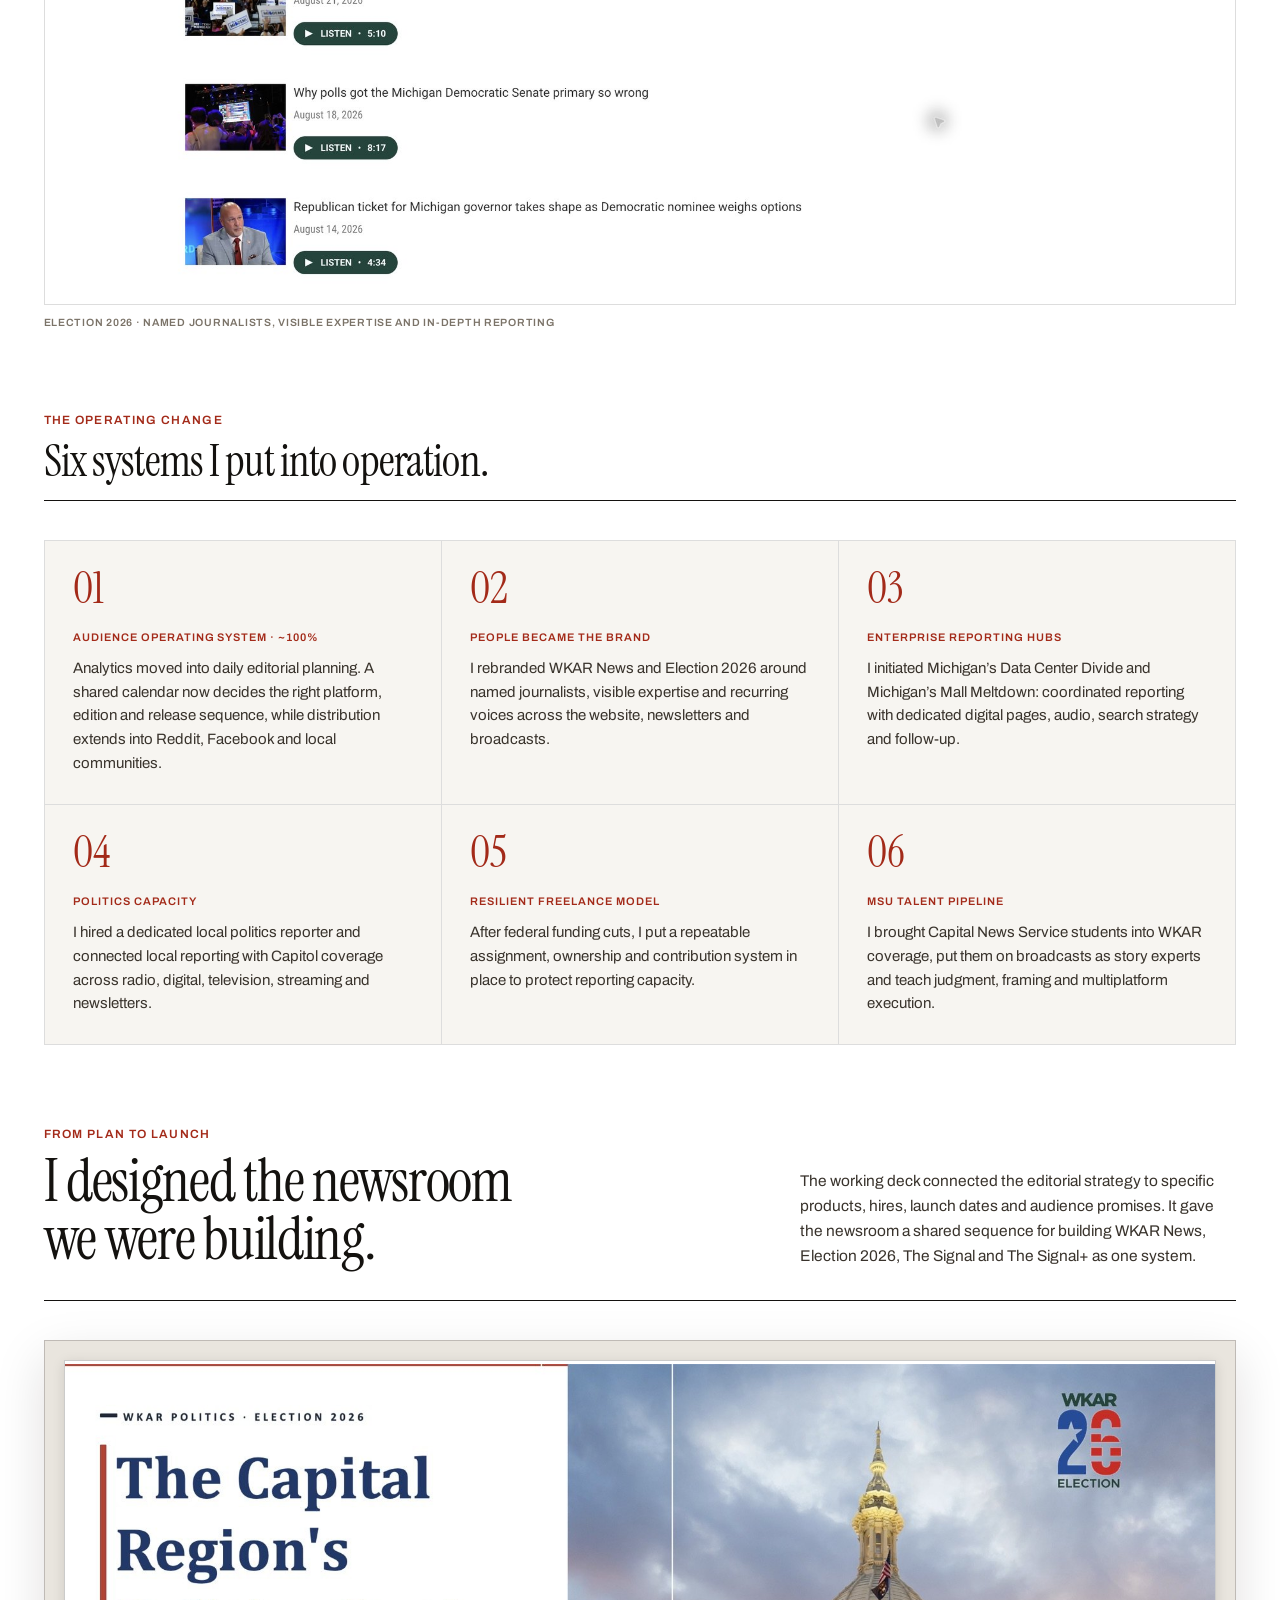
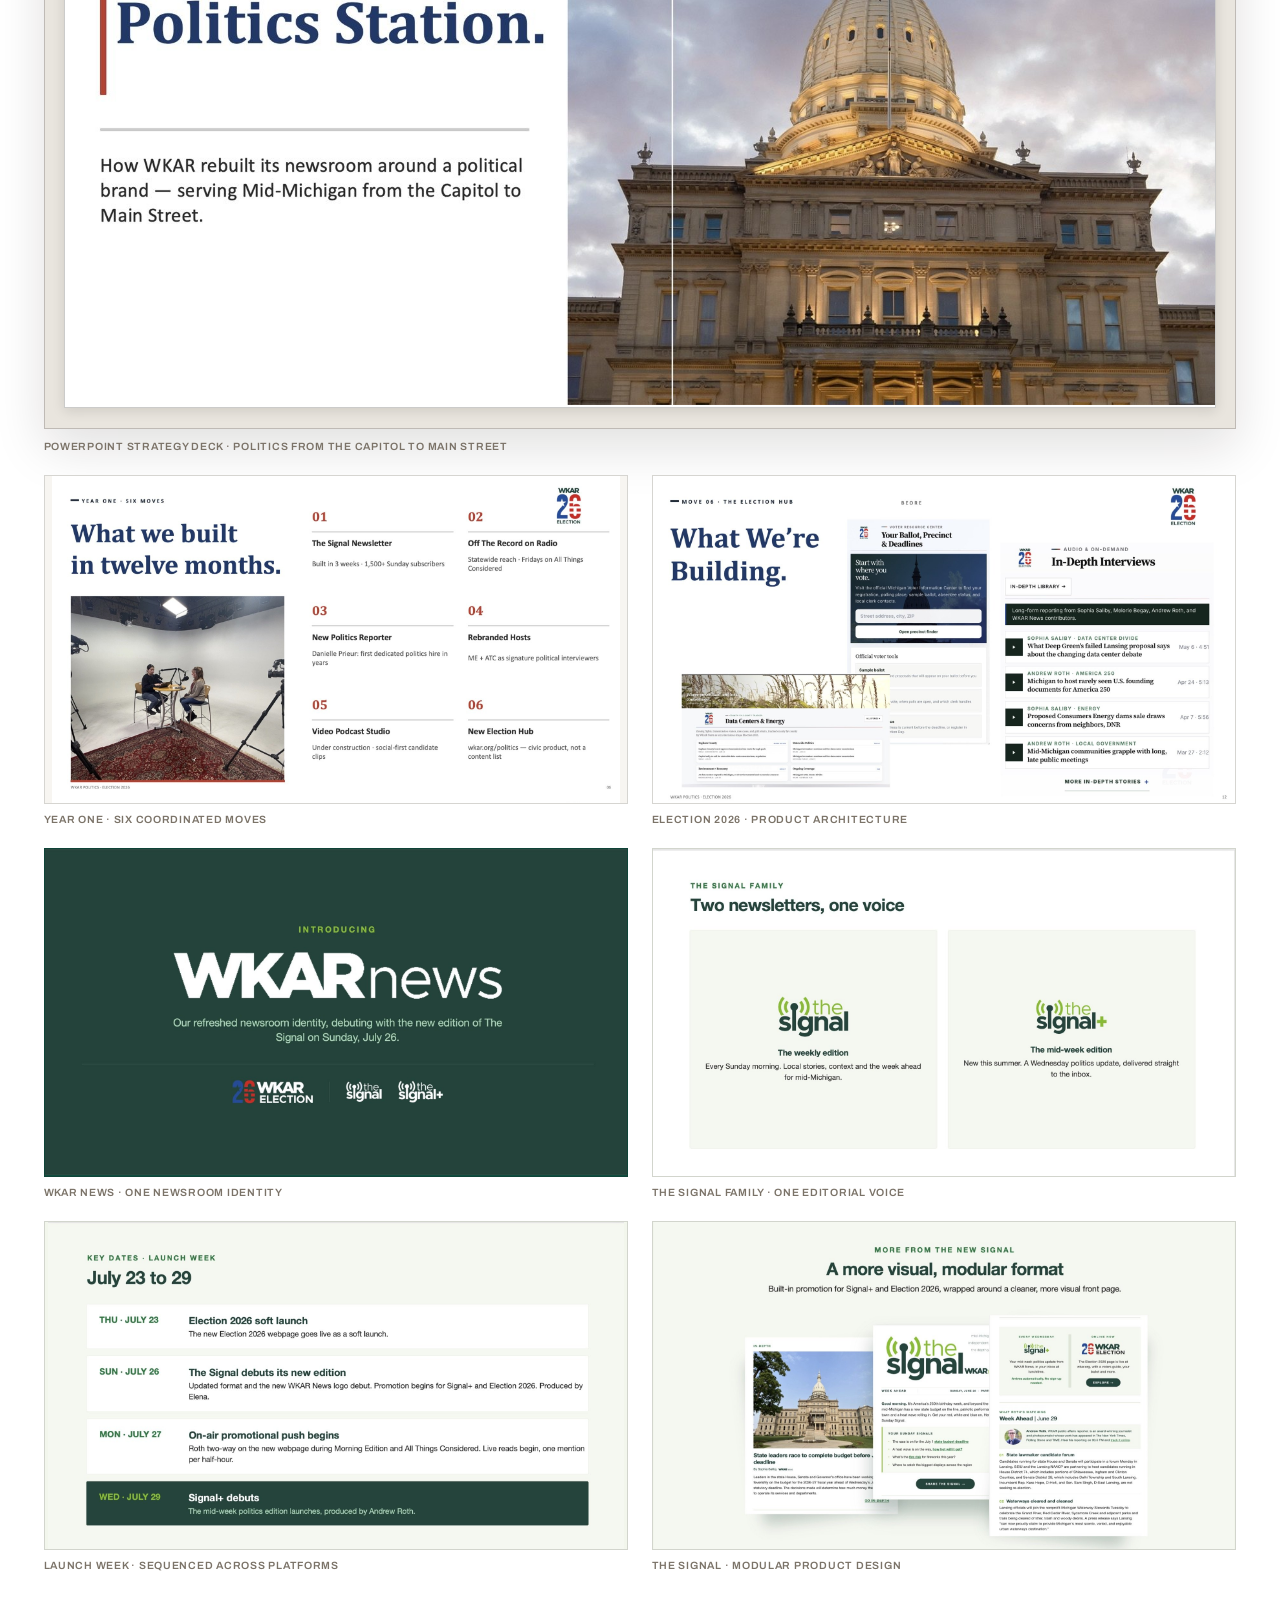
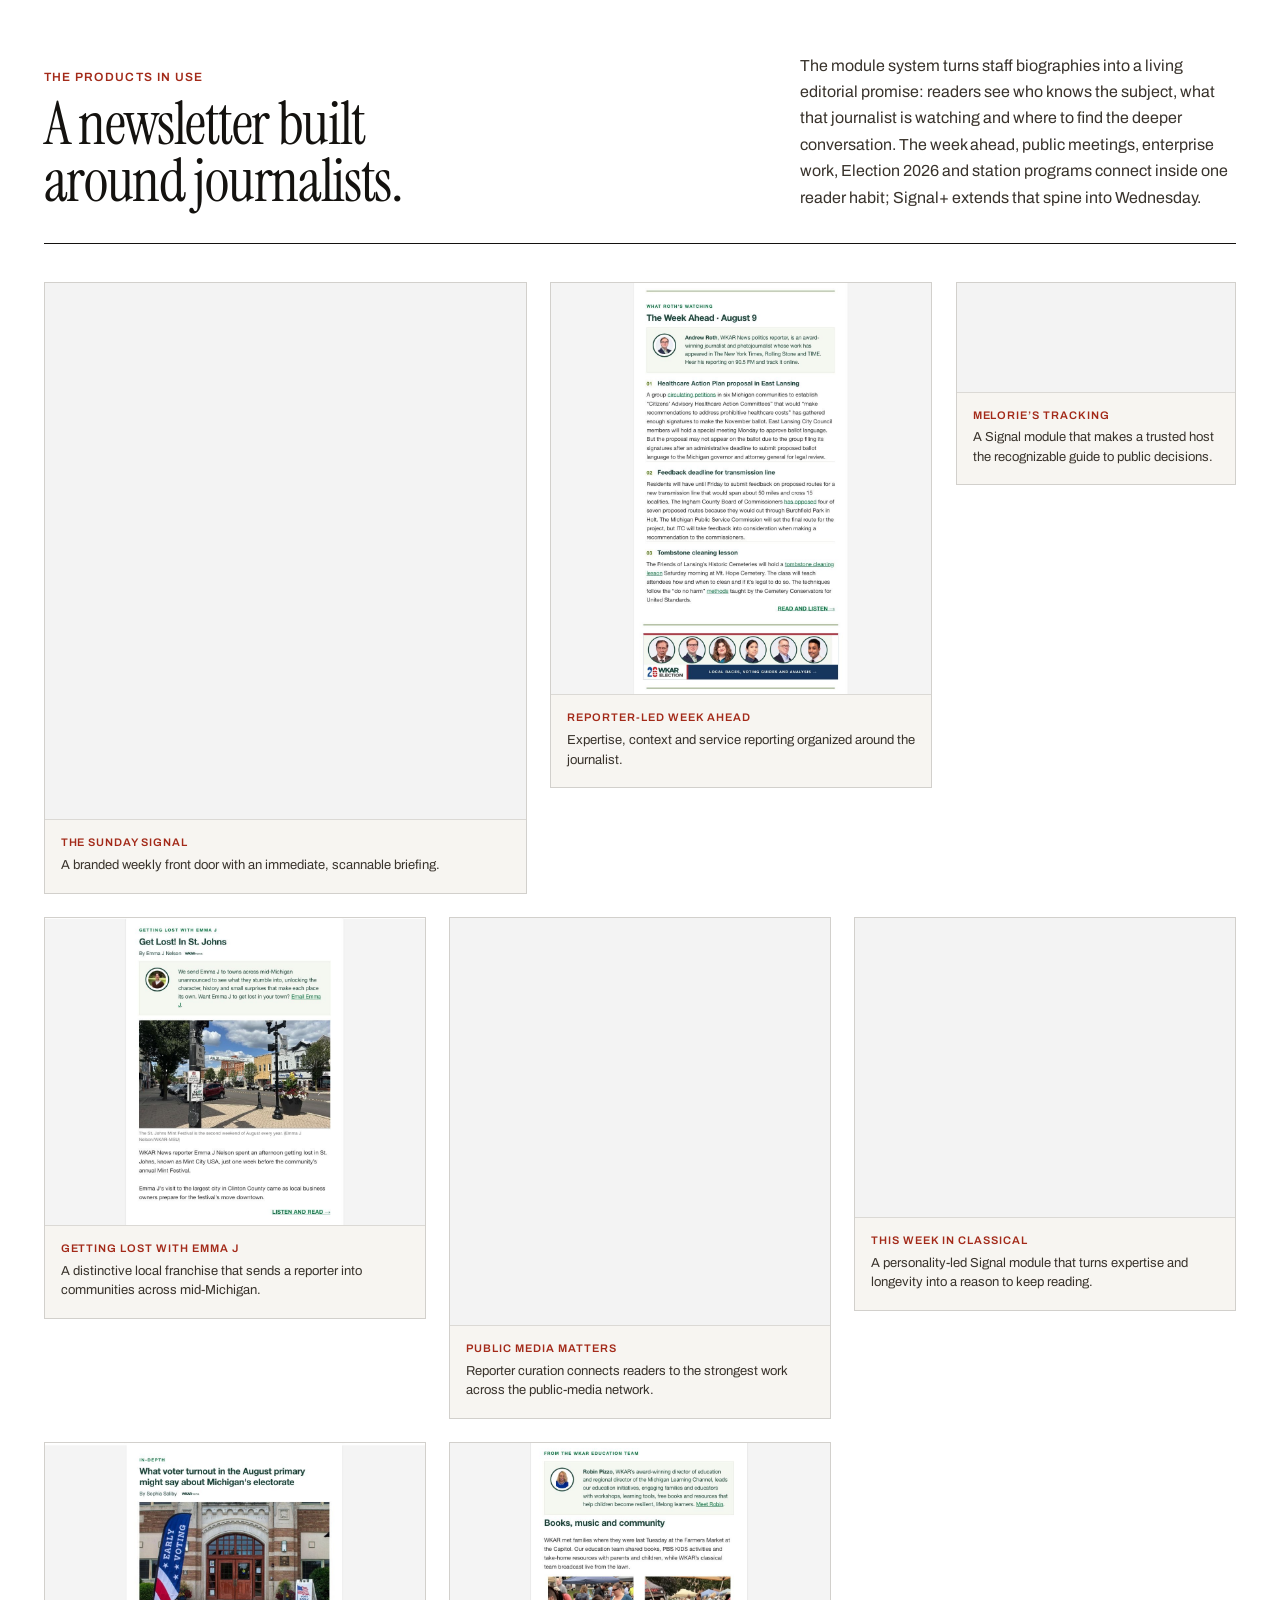
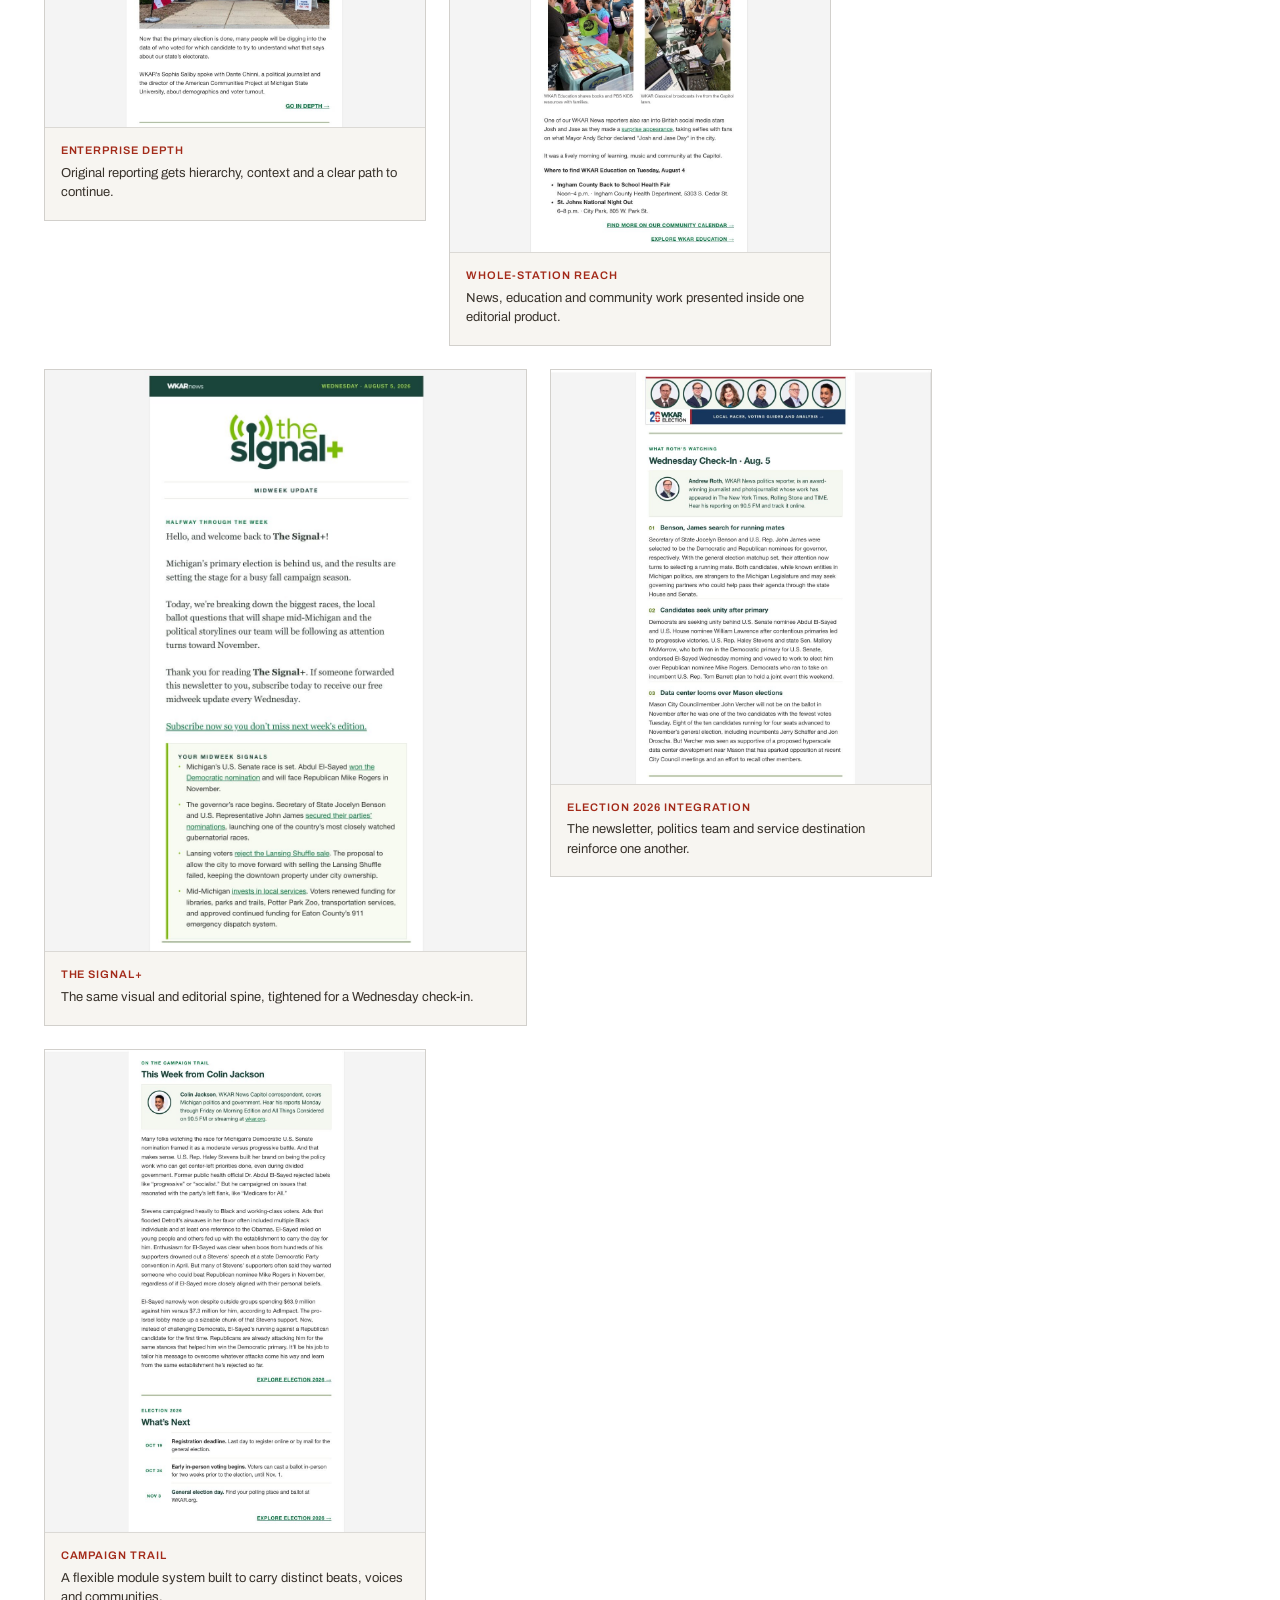
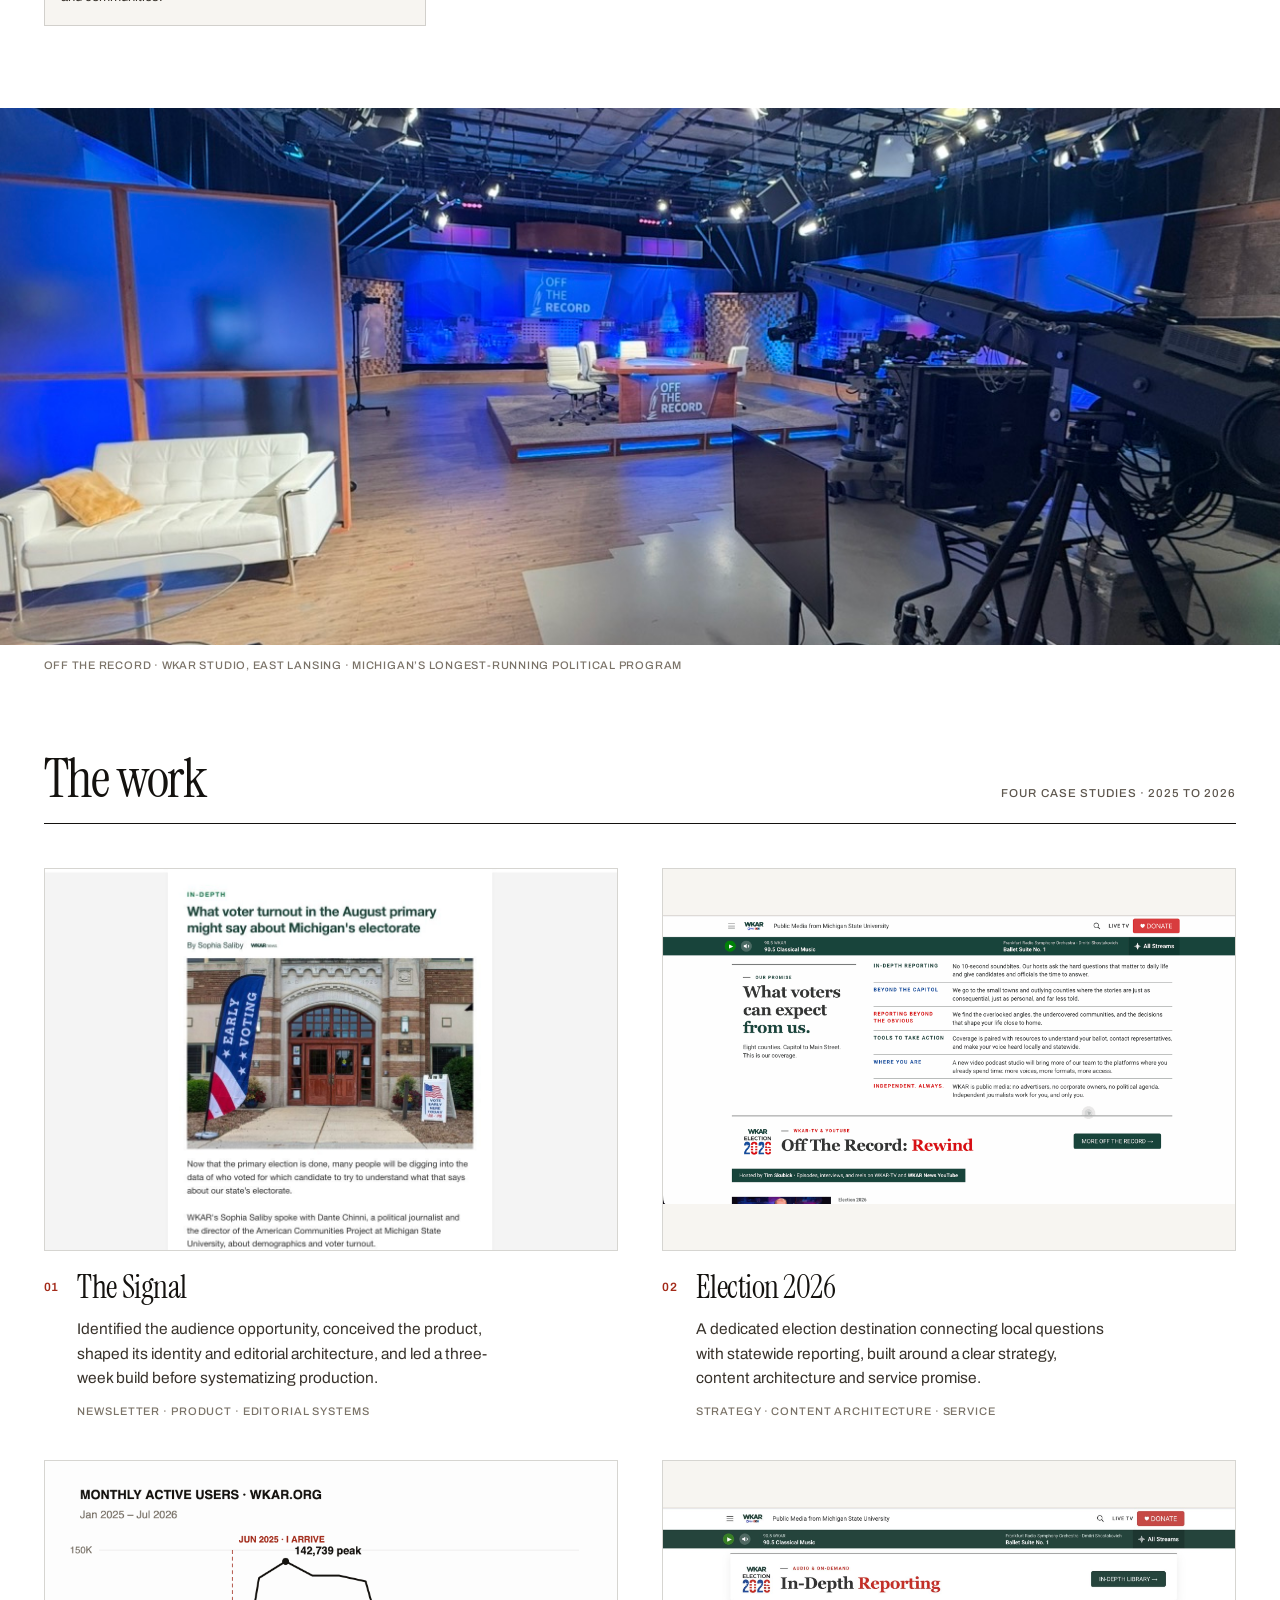
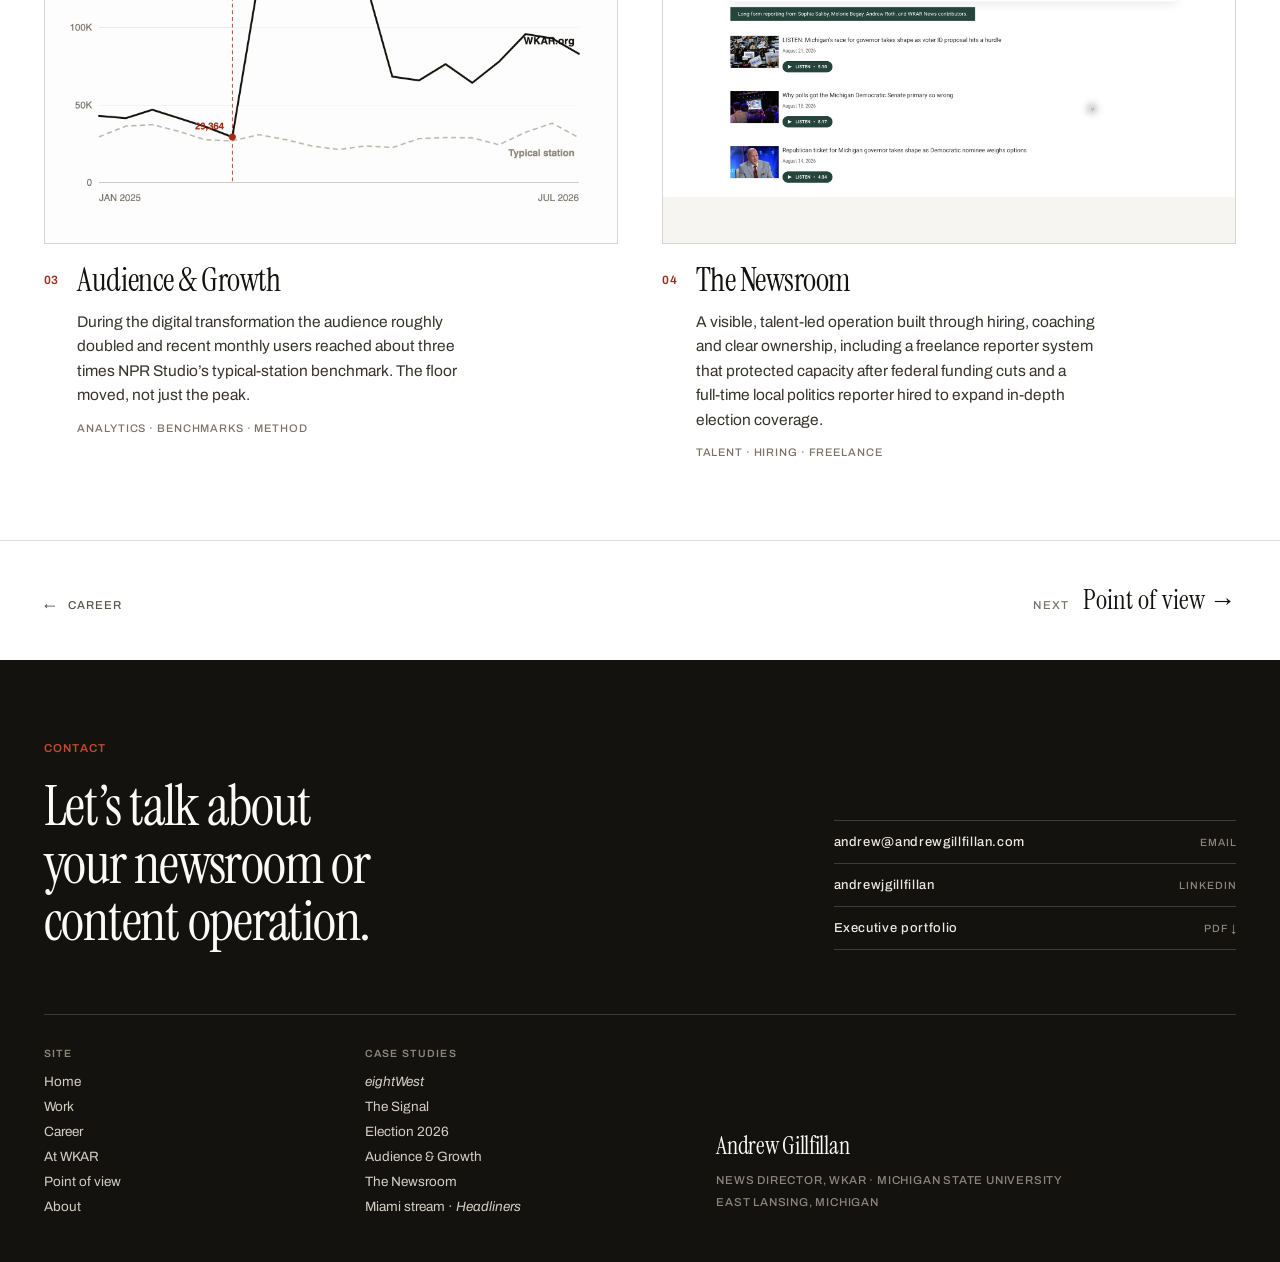
<file: at-wkar.html>
<!DOCTYPE html>

<html lang="en">
<head>
<meta charset="utf-8"/>
<meta content="width=device-width, initial-scale=1" name="viewport"/>
<title>WKAR News Transformation | Andrew Gillfillan</title>
<meta content="How Andrew Gillfillan made WKAR News visible: a personality-led rebrand, Signal newsletters, Election 2026, digital analytics and multiplatform editorial systems." name="description"/>
<meta content="Andrew Gillfillan" name="author"/>
<meta content="#14120F" name="theme-color"/>
<meta content="article" property="og:type"/>
<meta content="Andrew Gillfillan" property="og:site_name"/>
<meta content="WKAR News Transformation | Andrew Gillfillan" property="og:title"/>
<meta content="How Andrew Gillfillan made WKAR News visible: a personality-led rebrand, Signal newsletters, Election 2026, digital analytics and multiplatform editorial systems." property="og:description"/>
<meta content="https://raw.githubusercontent.com/grahamandgoldadmin/andrewgillfillan-com/main/assets/social/andrew-gillfillan-share.jpg" property="og:image"/>
<meta content="summary_large_image" name="twitter:card"/>
<link href="favicon.svg" rel="icon" type="image/svg+xml"/>
<link href="https://fonts.googleapis.com" rel="preconnect"/>
<link crossorigin="" href="https://fonts.gstatic.com" rel="preconnect"/>
<link href="https://fonts.googleapis.com/css2?family=Instrument+Serif:ital@0;1&amp;family=Archivo:wght@400;500;600&amp;display=swap" rel="stylesheet"/>
<style>
*{box-sizing:border-box}
html,body{margin:0;padding:0}
html{scroll-behavior:smooth}
body{background:#fff;color:#14120F;font-family:Archivo,Helvetica,Arial,sans-serif;-webkit-font-smoothing:antialiased;text-rendering:optimizeLegibility}
img{display:block;max-width:100%}
a{color:inherit;text-decoration:none;transition:color .2s ease,border-color .2s ease,opacity .2s ease}
a:hover{color:#A32A19}
nav::-webkit-scrollbar{display:none}
::selection{background:#14120F;color:#fff}
a:focus-visible,button:focus-visible,[role=button]:focus-visible{outline:3px solid #A32A19;outline-offset:3px}
@media (prefers-reduced-motion: reduce){html{scroll-behavior:auto}}
.ag-wkar-systems-grid{display:grid;grid-template-columns:repeat(3,minmax(0,1fr));gap:1px;margin-top:clamp(26px,3vw,44px);padding:1px;background:rgba(20,18,15,.14)}
.ag-wkar-system-card{min-width:0;padding:clamp(24px,2.2vw,36px);background:#F7F5F1}
.ag-wkar-system-number{margin:0;font-family:'Instrument Serif',Georgia,serif;font-size:44px;line-height:.9;color:#A32A19}
.ag-wkar-system-card h3{margin:22px 0 0;font-size:11px;font-weight:600;letter-spacing:.09em;line-height:1.35;text-transform:uppercase;color:#A32A19}
.ag-wkar-system-card>p:last-of-type{margin:12px 0 0;font-size:15px;line-height:1.58;color:#39332C}
.ag-wkar-hero-collage{position:relative;width:100%;height:clamp(370px,34vw,510px)}
.ag-wkar-hero-collage figure{position:absolute;margin:0;padding-bottom:0;border:5px solid #fff;background:#fff;box-shadow:0 16px 40px rgba(20,18,15,.18);overflow:hidden}
.ag-wkar-hero-collage img{width:100%;height:100%;object-fit:contain;object-position:center;background:#f7f5f1}
.ag-wkar-hero-collage-team{inset:9% auto auto 0;width:76%;height:58%;transform:rotate(-2.5deg);z-index:1}
.ag-wkar-hero-collage-signal{inset:0 0 auto auto;width:45%;height:66%;transform:rotate(4deg);z-index:2}
.ag-wkar-hero-collage-station{inset:auto 5% 1% auto;width:75%;height:42%;transform:rotate(-1deg);z-index:3}
@media(max-width:1000px){.ag-wkar-systems-grid{grid-template-columns:repeat(2,minmax(0,1fr))}}
@media(max-width:700px){.ag-wkar-systems-grid{grid-template-columns:1fr}.ag-wkar-hero-collage{height:310px}}
.ag-wkar-mosaic{width:100%;margin:0;display:grid;grid-template-columns:1.5fr 1fr;grid-template-rows:clamp(210px,19vw,290px) auto;gap:10px}
.ag-wkar-mosaic>div{position:relative;overflow:hidden;border:1px solid rgba(20,18,15,.14);background:#14120F}
.ag-wkar-mosaic img{display:block;width:100%;height:100%;object-fit:cover}
.ag-wkar-mosaic .ag-wkar-mosaic-band{grid-column:1/-1;aspect-ratio:1240/286}
.ag-wkar-mosaic figcaption{grid-column:1/-1;margin-top:2px;font-size:10.5px;font-weight:600;letter-spacing:.07em;text-transform:uppercase;line-height:1.6;color:#7B7368}
@media(max-width:700px){.ag-wkar-mosaic{grid-template-rows:180px auto;gap:8px}}
</style>
<meta content="index,follow,max-image-preview:large,max-snippet:-1" name="robots"/>
<meta content="Andrew Gillfillan, Andy Gillfillan, news director, editorial leader, newsroom leadership, audience strategy, public media, WKAR, Michigan State University, editorial products, newsletters, streaming news, digital audience growth" name="keywords"/>
<link href="https://www.andrewgillfillan.com/at-wkar.html" rel="canonical"/>
<meta content="https://www.andrewgillfillan.com/at-wkar.html" property="og:url"/>
<meta content="en_US" property="og:locale"/>
<meta content="Andrew Gillfillan with breaking-news coverage from Florida, California and Miami" property="og:image:alt"/>
<meta content="WKAR News Transformation | Andrew Gillfillan" name="twitter:title"/>
<meta content="How Andrew Gillfillan made WKAR News visible: a personality-led rebrand, Signal newsletters, Election 2026, digital analytics and multiplatform editorial systems." name="twitter:description"/>
<meta content="https://raw.githubusercontent.com/grahamandgoldadmin/andrewgillfillan-com/main/assets/social/andrew-gillfillan-share.jpg" name="twitter:image"/>
<link href="apple-touch-icon.png" rel="apple-touch-icon" sizes="180x180"/>
<link href="site.webmanifest" rel="manifest"/>
<link href="assets/mobile-site.css?v=7" rel="stylesheet"/>
<meta content="Andrew Gillfillan with breaking-news coverage from Florida, California and Miami" name="twitter:image:alt"/><meta content="https://raw.githubusercontent.com/grahamandgoldadmin/andrewgillfillan-com/main/assets/social/andrew-gillfillan-share.jpg" property="og:image:secure_url"/><meta content="1200" property="og:image:width"/><meta content="630" property="og:image:height"/><meta content="image/jpeg" property="og:image:type"/><style id="ag-production-styles">.ag-skip-link:focus{left:clamp(18px,3.4vw,64px)!important;top:11px!important}
@media(max-width:700px){[data-section-nav]{display:none!important}}
@media(max-width:700px){.ag-primary-nav-shell{flex-wrap:wrap!important;align-items:flex-end!important;gap:3px!important;padding-top:12px!important;min-height:0!important}.ag-primary-nav-shell>a{width:100%;font-size:20px!important}.ag-primary-nav{width:100%;justify-content:space-between!important;gap:0!important;overflow:visible!important;font-size:9px!important;letter-spacing:.055em!important}.ag-primary-nav a{padding:9px 1px 10px!important}.ag-primary-nav-shell::after{display:none!important}.ag-page-meta,.ag-election-attributes{display:none!important}}
@media(max-width:700px){.ag-wkar-main{display:flex;flex-direction:column}.ag-wkar-hero{order:-3}.ag-wkar-visible-team{order:-2;padding-top:30px!important}.ag-wkar-operating-change{order:-1;padding-top:40px!important}.ag-wkar-opening-image{order:0;margin-top:48px!important}}
.ag-hover-1:hover{color:#A32A19}
.ag-hover-2:hover{color:#A32A19}
.ag-hover-3:hover{color:#A32A19}
.ag-hover-4:hover{color:#A32A19}
.ag-hover-5:hover{color:#A32A19}
.ag-hover-6:hover{color:#A32A19}
.ag-hover-7:hover{transform:scale(1.03)}
.ag-hover-8:hover{transform:scale(1.03)}
.ag-hover-9:hover{transform:scale(1.03)}
.ag-hover-10:hover{transform:scale(1.03)}
.ag-hover-11:hover{color:#A32A19}
.ag-hover-12:hover{color:#A32A19}
.ag-hover-13:hover{color:#E0785F}
.ag-hover-14:hover{color:#E0785F}
.ag-hover-15:hover{color:#E0785F}
.ag-hover-16:hover{color:#fff}
.ag-hover-17:hover{color:#fff}
.ag-hover-18:hover{color:#fff}
.ag-hover-19:hover{color:#fff}
.ag-hover-20:hover{color:#fff}
.ag-hover-21:hover{color:#fff}
.ag-hover-22:hover{color:#fff}
.ag-hover-23:hover{color:#fff}
.ag-hover-24:hover{color:#fff}
.ag-hover-25:hover{color:#fff}
.ag-hover-26:hover{color:#fff}
.ag-hover-27:hover{color:#fff}
.ag-after-1::after{content:''; position:absolute; right:0; top:1px; bottom:1px; width:clamp(0px,4vw,34px); pointer-events:none; background:linear-gradient(to right, rgba(255,255,255,0), rgba(255,255,255,.96))}</style></head>
<body class="ag-page-wkar">
<header style="position:sticky; top:0; z-index:800; background:rgba(255,255,255,.94); backdrop-filter:saturate(140%) blur(8px); -webkit-backdrop-filter:saturate(140%) blur(8px); border-bottom:1px solid rgba(20,18,15,.14);">
<a class="ag-skip-link" href="#main" style="position:absolute; left:-9999px; top:0; background:#14120F; color:#fff; padding:10px 16px; font-size:12px; letter-spacing:.08em; text-transform:uppercase;">Skip to content</a>
<div class="ag-primary-nav-shell ag-after-1" style="position:relative; max-width:1600px; margin:0 auto; padding:0 clamp(18px,3.4vw,64px); display:flex; align-items:center; justify-content:space-between; gap:clamp(12px,2vw,24px); min-height:62px;">
<a href="index.html" style="font-family:'Instrument Serif',Georgia,serif; font-size:clamp(17px,4.3vw,23px); letter-spacing:-.01em; line-height:1; white-space:nowrap; flex:0 0 auto;">Andrew Gillfillan</a>
<nav aria-label="Primary" class="ag-primary-nav" style="display:flex; align-items:center; gap:clamp(11px,1.9vw,30px); overflow-x:auto; -ms-overflow-style:none; scrollbar-width:none; font-size:11.5px; font-weight:500; letter-spacing:.1em; text-transform:uppercase;">
<a class="ag-hover-1" href="index.html" style="white-space:nowrap; padding:8px 0; border-bottom:2px solid transparent; color:#5D564D;">Home</a>
<a class="ag-hover-2" href="work.html" style="white-space:nowrap; padding:8px 0; border-bottom:2px solid transparent; color:#5D564D;">Work</a>
<a class="ag-hover-4" href="career.html" style="white-space:nowrap; padding:8px 0; border-bottom:2px solid transparent; color:#5D564D;">Career</a>
<a aria-current="page" class="ag-hover-3" href="at-wkar.html" style="white-space:nowrap; padding:8px 0; border-bottom:2px solid #A32A19; color:#14120F; font-weight:600;">At WKAR</a>

<a class="ag-hover-5" href="point-of-view.html" style="white-space:nowrap; padding:8px 0; border-bottom:2px solid transparent; color:#5D564D;">Point of view</a>
<a class="ag-hover-6" href="about.html" style="white-space:nowrap; padding:8px 0; border-bottom:2px solid transparent; color:#5D564D;">About</a>
</nav>
</div>
</header>
<main class="ag-wkar-main" id="main">
<section class="ag-wkar-hero" style="max-width:1600px; margin:0 auto; padding:clamp(13px,1.5vw,20px) clamp(18px,3.4vw,64px) 0;">
<div class="ag-page-meta" style="display:flex; flex-wrap:wrap; justify-content:space-between; gap:10px 28px; padding-bottom:14px; border-bottom:1px solid rgba(20,18,15,.14); font-size:11.5px; font-weight:500; letter-spacing:.09em; text-transform:uppercase; color:#5D564D;">
<span>At WKAR</span><span>News Director · Michigan State University</span><span>June 2025 to present</span>
</div>
<div style="display:flex; flex-wrap:wrap; gap:clamp(30px,4.4vw,80px); padding:clamp(34px,4.6vw,76px) 0 clamp(28px,3.4vw,52px);">
<div style="flex:3 1 480px; min-width:0;">
<p style="margin:0; font-size:12px; font-weight:600; letter-spacing:.11em; text-transform:uppercase; color:#A32A19;">Brand transformation · editorial products · audience</p>
<h1 style="margin:clamp(16px,1.9vw,28px) 0 0; font-family:'Instrument Serif',Georgia,serif; font-weight:400; font-size:clamp(48px,6.8vw,112px); line-height:.94; letter-spacing:-.024em; text-wrap:balance;">I made the newsroom visible.</h1>
<p class="ag-wkar-hero-long" style="margin:clamp(22px,2.6vw,36px) 0 0; max-width:60ch; font-size:clamp(16.5px,1.12vw,19.5px); line-height:1.62; color:#39332C; text-wrap:pretty;">I arrived in June 2025 to a strong newsroom whose people and depth were largely hidden behind an institutional digital front door. I rebranded WKAR News and Election 2026 around the journalists: their faces, voices, subject expertise and deep-dive conversations now connect with listeners and readers across the website and The Signal newsletters. I also introduced digital analytics to editorial planning, brought the digital team into newsroom decisions and made the full staff part of the digital process. Around those changes I built new editorial products, enterprise hubs, freelance and student contribution systems, and expanded local-politics capacity. The digital audience roughly doubled.</p>
<p class="ag-mobile-only" style="margin:22px 0 0; max-width:56ch; font-size:17px; line-height:1.6; color:#39332C; text-wrap:pretty;">I rebranded WKAR News and Election 2026 around the journalists: their faces, voices, expertise and deeper conversations. Then I brought analytics and the digital team into editorial planning, made the full staff part of the digital process, and carried that strategy across the website, The Signal and Signal+. The digital audience roughly doubled.</p>
<p class="ag-wkar-case-intro" style="margin:18px 0 0; max-width:56ch; font-size:16px; line-height:1.62; color:#5D564D; text-wrap:pretty;">Four case studies in turning editorial strategy into products and operating models a team can sustain.</p>
</div>
<div class="ag-wkar-hero-card" style="flex:2 1 300px; min-width:0; display:flex; align-items:flex-end;">
<figure class="ag-wkar-mosaic">
<div><img alt="A WKAR journalist interviewed on camera for an Election 2026 studio conversation, with the camera operator in the foreground" decoding="async" fetchpriority="high" src="assets/election-2026-live/election-studio-interview.jpeg" style="object-position:center 55%;" width="1800" height="1350"/></div>
<div><img alt="A WKAR reporter filing an Election Day field report outside a Lansing polling place for the @wkarnews Instagram channel" decoding="async" src="assets/election-night/ig-polling-place.jpg" style="object-position:center 30%;" width="516" height="695"/></div>
<div class="ag-wkar-mosaic-band"><img alt="The Election 2026 hero on wkar.org: Your team. Your vote. In depth., with four WKAR journalists" decoding="async" src="assets/election-night/hero-in-depth.jpg" width="1240" height="286"/></div>
<figcaption>Election 2026 in the studio · @wkarnews on Election Day · the journalists as the front door</figcaption>
</figure>
</div>
</div>
</section>
<section class="ag-wkar-metrics" data-reveal="" style="border-top:1px solid rgba(20,18,15,.14); border-bottom:1px solid rgba(20,18,15,.14); background:#F7F5F1;">
<div style="max-width:1600px; margin:0 auto; padding:0 clamp(18px,3.4vw,64px); display:flex; flex-wrap:wrap;">
<div style="flex:1 1 260px; min-width:0; padding:clamp(28px,3.2vw,48px) clamp(20px,2.4vw,40px) clamp(28px,3.2vw,48px) 0; border-right:1px solid rgba(20,18,15,.14);">
<p style="margin:0; font-family:'Instrument Serif',Georgia,serif; font-size:clamp(44px,4.8vw,76px); line-height:.88; letter-spacing:-.022em; color:#A32A19;">~100%</p>
<p style="margin:15px 0 0; font-size:15px; line-height:1.55; color:#39332C; max-width:36ch;">Daily-average active users on wkar.org. The growth inflection follows my June 2025 arrival and the shift into digital-first distribution.</p>
</div>
<div style="flex:1 1 260px; min-width:0; padding:clamp(28px,3.2vw,48px) clamp(20px,2.4vw,40px); border-right:1px solid rgba(20,18,15,.14);">
<p style="margin:0; font-family:'Instrument Serif',Georgia,serif; font-size:clamp(44px,4.8vw,76px); line-height:.88; letter-spacing:-.022em;">9.2%</p>
<p style="margin:15px 0 0; font-size:15px; line-height:1.55; color:#39332C; max-width:33ch;">Click rate on Sunday Signal across 40 original sends, roughly 8× the media-publisher median. Resends excluded.</p>
</div>
<div style="flex:1 1 260px; min-width:0; padding:clamp(28px,3.2vw,48px) 0 clamp(28px,3.2vw,48px) clamp(20px,2.4vw,40px);">
<p style="margin:0; font-family:'Instrument Serif',Georgia,serif; font-size:clamp(44px,4.8vw,76px); line-height:.88; letter-spacing:-.022em;">3</p>
<p style="margin:15px 0 0; font-size:15px; line-height:1.55; color:#39332C; max-width:33ch;">Editorial products launched inside one year: The Signal, The Signal+ and Election 2026.</p>
</div>
</div>
</section>
<section aria-labelledby="visible-team-heading" class="ag-wkar-visible-team" style="max-width:1600px; margin:0 auto; padding:clamp(52px,6.4vw,104px) clamp(18px,3.4vw,64px) 0;">
<div data-reveal="" style="display:grid; grid-template-columns:minmax(0,1.05fr) minmax(280px,.65fr); gap:clamp(24px,4vw,72px); align-items:end; border-bottom:1px solid #14120F; padding-bottom:clamp(20px,2.5vw,34px);">
<div><p style="margin:0; font-size:12px; font-weight:600; letter-spacing:.11em; text-transform:uppercase; color:#A32A19;">The visible newsroom</p><h2 id="visible-team-heading" style="margin:12px 0 0; font-family:'Instrument Serif',Georgia,serif; font-weight:400; font-size:clamp(36px,4.6vw,72px); line-height:.98; letter-spacing:-.022em; max-width:18ch; text-wrap:balance;">People should know who is doing the work.</h2></div>
<p style="margin:0; font-size:15.5px; line-height:1.62; color:#39332C; text-wrap:pretty;">Before, the institution was visible and much of the expertise sat behind it. I put journalists’ names, faces, beats and recurring roles into the front door so readers and listeners can recognize the people covering their communities and build a relationship with their work.</p>
</div>
<figure data-lightbox="Election 2026 in-depth reporting library" data-reveal="" style="margin:clamp(26px,3vw,44px) 0 0;"><img alt="The Election 2026 in-depth reporting library, naming its journalists and surfacing long-form audio stories" decoding="async" loading="lazy" src="assets/election-2026-live/in-depth.jpg" style="display:block; width:100%; height:auto; border:1px solid rgba(20,18,15,.14);" width="2000" height="1011"/><figcaption style="margin-top:10px; font-size:10.5px; font-weight:600; letter-spacing:.07em; line-height:1.5; text-transform:uppercase; color:#7B7368;">Election 2026 · named journalists, visible expertise and in-depth reporting</figcaption></figure>
</section>
<section class="ag-wkar-operating-change" style="max-width:1600px; margin:0 auto; padding:clamp(52px,6.4vw,104px) clamp(18px,3.4vw,64px) 0;">
<div data-reveal="" style="border-bottom:1px solid #14120F; padding-bottom:16px;">
<p style="margin:0; font-size:12px; font-weight:600; letter-spacing:.11em; text-transform:uppercase; color:#A32A19;">The operating change</p>
<h2 style="margin:12px 0 0; font-family:'Instrument Serif',Georgia,serif; font-weight:400; font-size:clamp(30px,3.4vw,52px); line-height:1.04; letter-spacing:-.02em; max-width:24ch; text-wrap:balance;">Six systems I put into operation.</h2>
</div>
<p class="ag-mobile-only ag-mobile-swipe-cue">Swipe to browse all six systems →</p>
<div class="ag-wkar-systems-grid" data-reveal="">
<div class="ag-wkar-system-card"><p class="ag-wkar-system-number">01</p><h3>Audience operating system · ~100%</h3><p>Analytics moved into daily editorial planning. A shared calendar now decides the right platform, edition and release sequence, while distribution extends into Reddit, Facebook and local communities.</p><figure class="ag-mobile-only" style="margin:20px 0 0;"><img alt="Monthly active users on wkar.org, January 2025 to July 2026, with Andrew Gillfillan's June 2025 arrival marked before the growth inflection" decoding="async" loading="lazy" src="assets/cards/audience.png" style="display:block; width:100%; height:auto; border:1px solid rgba(20,18,15,.14);" width="1800" height="1200"/><figcaption style="margin-top:9px; font-size:10px; font-weight:500; letter-spacing:.07em; line-height:1.45; text-transform:uppercase; color:#7B7368;">June 2025 marks my arrival; the digital-first distribution shift and growth inflection follow.</figcaption></figure></div>
<div class="ag-wkar-system-card"><p class="ag-wkar-system-number">02</p><h3>People became the brand</h3><p>I rebranded WKAR News and Election 2026 around named journalists, visible expertise and recurring voices across the website, newsletters and broadcasts.</p></div>
<div class="ag-wkar-system-card"><p class="ag-wkar-system-number">03</p><h3>Enterprise reporting hubs</h3><p>I initiated Michigan’s Data Center Divide and Michigan’s Mall Meltdown: coordinated reporting with dedicated digital pages, audio, search strategy and follow-up.</p></div>
<div class="ag-wkar-system-card"><p class="ag-wkar-system-number">04</p><h3>Politics capacity</h3><p>I hired a dedicated local politics reporter and connected local reporting with Capitol coverage across radio, digital, television, streaming and newsletters.</p></div>
<div class="ag-wkar-system-card"><p class="ag-wkar-system-number">05</p><h3>Resilient freelance model</h3><p>After federal funding cuts, I put a repeatable assignment, ownership and contribution system in place to protect reporting capacity.</p></div>
<div class="ag-wkar-system-card"><p class="ag-wkar-system-number">06</p><h3>MSU talent pipeline</h3><p>I brought Capital News Service students into WKAR coverage, put them on broadcasts as story experts and teach judgment, framing and multiplatform execution.</p></div>
</div>
</section>
<section class="ag-wkar-plan" style="max-width:1600px; margin:0 auto; padding:clamp(52px,6.4vw,104px) clamp(18px,3.4vw,64px) 0;">
<div data-reveal="" style="display:grid; grid-template-columns:minmax(0,1.05fr) minmax(280px,.65fr); gap:clamp(24px,4vw,72px); align-items:end; border-bottom:1px solid #14120F; padding-bottom:clamp(20px,2.5vw,34px);">
<div><p style="margin:0; font-size:12px; font-weight:600; letter-spacing:.11em; text-transform:uppercase; color:#A32A19;">From plan to launch</p><h2 style="margin:12px 0 0; font-family:'Instrument Serif',Georgia,serif; font-weight:400; font-size:clamp(36px,4.6vw,72px); line-height:.98; letter-spacing:-.022em; max-width:18ch; text-wrap:balance;">I designed the newsroom we were building.</h2></div>
<p style="margin:0; font-size:15.5px; line-height:1.62; color:#39332C; text-wrap:pretty;">The working deck connected the editorial strategy to specific products, hires, launch dates and audience promises. It gave the newsroom a shared sequence for building WKAR News, Election 2026, The Signal and The Signal+ as one system.</p>
</div>
<p class="ag-mobile-only ag-mobile-swipe-cue">Swipe through the build deck →</p>
<div class="ag-wkar-plan-grid" data-reveal="" style="display:grid; grid-template-columns:repeat(2,minmax(0,1fr)); gap:clamp(16px,1.8vw,26px); padding-top:clamp(26px,3vw,44px);">
<figure class="ag-wkar-plan-lead" data-lightbox="The Capital Region’s Politics Station strategy deck" style="grid-column:1/-1; margin:0;"><div style="max-width:1420px; margin:0 auto; padding:clamp(10px,1.5vw,24px); background:#E9E5DE; border:1px solid rgba(20,18,15,.2); box-shadow:0 18px 48px rgba(20,18,15,.13);"><img alt="Strategy deck cover positioning WKAR as the Capital Region’s Politics Station" decoding="async" loading="lazy" src="assets/wkar-planning/politics-station.jpg" style="display:block; width:100%; aspect-ratio:16/9; object-fit:contain; background:#fff; border:1px solid rgba(20,18,15,.22); box-shadow:0 3px 12px rgba(20,18,15,.12);" width="1800" height="1003"/></div><figcaption style="max-width:1420px; margin:12px auto 0; font-size:10.5px; font-weight:600; letter-spacing:.07em; text-transform:uppercase; color:#7B7368;">PowerPoint strategy deck · politics from the Capitol to Main Street</figcaption></figure>
<figure data-lightbox="What we built in twelve months" style="margin:0;"><img alt="Planning slide listing six newsroom moves built in twelve months" decoding="async" loading="lazy" src="assets/wkar-planning/year-one-six-moves.jpg" style="display:block; width:100%; aspect-ratio:16/9; object-fit:contain; background:#F7F5F1; border:1px solid rgba(20,18,15,.14);" width="1800" height="1035"/><figcaption style="margin-top:10px; font-size:10.5px; font-weight:600; letter-spacing:.07em; text-transform:uppercase; color:#7B7368;">Year one · six coordinated moves</figcaption></figure>
<figure data-lightbox="Election 2026 product architecture" style="margin:0;"><img alt="Planning slide showing the voter tools, data center reporting and in-depth interview modules built for Election 2026" decoding="async" loading="lazy" src="assets/wkar-planning/election-hub-build.jpg" style="display:block; width:100%; aspect-ratio:16/9; object-fit:contain; background:#F7F5F1; border:1px solid rgba(20,18,15,.14);" width="1800" height="1009"/><figcaption style="margin-top:10px; font-size:10.5px; font-weight:600; letter-spacing:.07em; text-transform:uppercase; color:#7B7368;">Election 2026 · product architecture</figcaption></figure>
<figure data-lightbox="WKAR News identity introduction" style="margin:0;"><img alt="Planning slide introducing the refreshed WKAR News identity with Election 2026, The Signal and The Signal Plus" decoding="async" loading="lazy" src="assets/wkar-planning/wkar-news-identity.jpg" style="display:block; width:100%; aspect-ratio:16/9; object-fit:contain; background:#0F4D3F; border:1px solid rgba(20,18,15,.14);" width="1800" height="1006"/><figcaption style="margin-top:10px; font-size:10.5px; font-weight:600; letter-spacing:.07em; text-transform:uppercase; color:#7B7368;">WKAR News · one newsroom identity</figcaption></figure>
<figure data-lightbox="The Signal family product plan" style="margin:0;"><img alt="Planning slide defining The Signal weekly edition and The Signal Plus midweek edition" decoding="async" loading="lazy" src="assets/wkar-planning/signal-family.jpg" style="display:block; width:100%; aspect-ratio:16/9; object-fit:contain; background:#F2F6EC; border:1px solid rgba(20,18,15,.14);" width="1800" height="1012"/><figcaption style="margin-top:10px; font-size:10.5px; font-weight:600; letter-spacing:.07em; text-transform:uppercase; color:#7B7368;">The Signal family · one editorial voice</figcaption></figure>
<figure data-lightbox="WKAR product launch calendar" style="margin:0;"><img alt="Planning slide mapping the launch week for Election 2026, WKAR News, The Signal and The Signal Plus" decoding="async" loading="lazy" src="assets/wkar-planning/launch-week.jpg" style="display:block; width:100%; aspect-ratio:16/9; object-fit:contain; background:#F2F6EC; border:1px solid rgba(20,18,15,.14);" width="1800" height="1023"/><figcaption style="margin-top:10px; font-size:10.5px; font-weight:600; letter-spacing:.07em; text-transform:uppercase; color:#7B7368;">Launch week · sequenced across platforms</figcaption></figure>
<figure data-lightbox="The modular Signal format" style="margin:0;"><img alt="Planning slide showing the more visual and modular Signal newsletter format" decoding="async" loading="lazy" src="assets/wkar-planning/modular-signal.jpg" style="display:block; width:100%; aspect-ratio:16/9; object-fit:contain; background:#F2F6EC; border:1px solid rgba(20,18,15,.14);" width="1800" height="1016"/><figcaption style="margin-top:10px; font-size:10.5px; font-weight:600; letter-spacing:.07em; text-transform:uppercase; color:#7B7368;">The Signal · modular product design</figcaption></figure>
</div>
</section>
<section class="ag-wkar-newsletter-gallery" style="max-width:1600px; margin:0 auto; padding:clamp(52px,6.4vw,104px) clamp(18px,3.4vw,64px) 0;">
<div data-reveal="" style="display:grid; grid-template-columns:minmax(0,1.05fr) minmax(280px,.65fr); gap:clamp(24px,4vw,72px); align-items:end; border-bottom:1px solid #14120F; padding-bottom:clamp(20px,2.5vw,34px);">
<div>
<p style="margin:0; font-size:12px; font-weight:600; letter-spacing:.11em; text-transform:uppercase; color:#A32A19;">The products in use</p>
<h2 style="margin:12px 0 0; font-family:'Instrument Serif',Georgia,serif; font-weight:400; font-size:clamp(36px,4.6vw,72px); line-height:.98; letter-spacing:-.022em; max-width:18ch; text-wrap:balance;">A newsletter built around journalists.</h2>
</div>
<p style="margin:0; font-size:16px; line-height:1.65; color:#39332C; max-width:48ch; text-wrap:pretty;">The module system turns staff biographies into a living editorial promise: readers see who knows the subject, what that journalist is watching and where to find the deeper conversation. The week ahead, public meetings, enterprise work, Election 2026 and station programs connect inside one reader habit; Signal+ extends that spine into Wednesday.</p>
</div>
<div class="ag-wkar-module-grid" data-reveal="">
<figure class="ag-wkar-module-card ag-wkar-module-lead"><img alt="The Sunday Signal opening and Sunday Signals briefing module" decoding="async" loading="lazy" src="assets/signal/v2-top.jpg" width="1156" height="1286"/><figcaption><strong>The Sunday Signal</strong><span>A branded weekly front door with an immediate, scannable briefing.</span></figcaption></figure>
<figure class="ag-wkar-module-card"><img alt="What Roth's Watching reporter-led Week Ahead module" decoding="async" loading="lazy" src="assets/signal/v2-roth.jpg" width="1166" height="1260"/><figcaption><strong>Reporter-led week ahead</strong><span>Expertise, context and service reporting organized around the journalist.</span></figcaption></figure>
<figure class="ag-wkar-module-card ag-wkar-module-short"><img alt="Melorie's Tracking Signal module presenting host Melorie Begay as the guide to public meetings" decoding="async" loading="lazy" src="assets/wkar-team/melorie-meetings.png" width="1284" height="498"/><figcaption><strong>Melorie’s Tracking</strong><span>A Signal module that makes a trusted host the recognizable guide to public decisions.</span></figcaption></figure>
<figure class="ag-wkar-module-card"><img alt="Getting Lost with Emma J local reporting module" decoding="async" loading="lazy" src="assets/signal/v2-emmaj.jpg" width="1148" height="928"/><figcaption><strong>Getting Lost with Emma J</strong><span>A distinctive local franchise that sends a reporter into communities across mid-Michigan.</span></figcaption></figure>
<figure class="ag-wkar-module-card"><img alt="Sophia's Pick public media reporting module" decoding="async" loading="lazy" src="assets/signal/v2-sophia.jpg" width="1158" height="1240"/><figcaption><strong>Public Media Matters</strong><span>Reporter curation connects readers to the strongest work across the public-media network.</span></figcaption></figure>
<figure class="ag-wkar-module-card"><img alt="This Week in Classical Signal module featuring WKAR host Jody Knol and his four decades of expertise" decoding="async" loading="lazy" src="assets/wkar-team/jody-classical.jpg" width="1812" height="1426"/><figcaption><strong>This Week in Classical</strong><span>A personality-led Signal module that turns expertise and longevity into a reason to keep reading.</span></figcaption></figure>
<figure class="ag-wkar-module-card"><img alt="The Sunday Signal in-depth enterprise reporting module" decoding="async" loading="lazy" src="assets/signal/v2-indepth.jpg" width="1156" height="864"/><figcaption><strong>Enterprise depth</strong><span>Original reporting gets hierarchy, context and a clear path to continue.</span></figcaption></figure>
<figure class="ag-wkar-module-card"><img alt="WKAR Education team community reporting module" decoding="async" loading="lazy" src="assets/signal/v2-education.jpg" width="1156" height="1244"/><figcaption><strong>Whole-station reach</strong><span>News, education and community work presented inside one editorial product.</span></figcaption></figure>
<figure class="ag-wkar-module-card ag-wkar-module-lead"><img alt="The Signal Plus midweek update opening" decoding="async" loading="lazy" src="assets/signal/plus-top.jpg" width="1156" height="1396"/><figcaption><strong>The Signal+</strong><span>The same visual and editorial spine, tightened for a Wednesday check-in.</span></figcaption></figure>
<figure class="ag-wkar-module-card"><img alt="The Signal Plus election check-in and Election 2026 promotion" decoding="async" loading="lazy" src="assets/signal/plus-roth.jpg" width="1136" height="1236"/><figcaption><strong>Election 2026 integration</strong><span>The newsletter, politics team and service destination reinforce one another.</span></figcaption></figure>
<figure class="ag-wkar-module-card"><img alt="The Signal Plus Colin Jackson campaign reporting module" decoding="async" loading="lazy" src="assets/signal/plus-jackson.jpg" width="1156" height="1466"/><figcaption><strong>Campaign trail</strong><span>A flexible module system built to carry distinct beats, voices and communities.</span></figcaption></figure>
</div>
</section>
<figure class="ag-wkar-opening-image" data-lightbox="Off the Record at the WKAR studio in East Lansing" data-reveal="" style="margin:clamp(52px,6.4vw,104px) 0 0;">
<img alt="The Off the Record studio at WKAR with the set, cameras and lighting grid" decoding="async" fetchpriority="high" loading="eager" src="assets/photo/off-the-record-studio.jpeg" style="width:100%; height:clamp(300px,42vw,620px); object-fit:cover; object-position:center 50%;" width="1320" height="890"/>
<figcaption style="max-width:1600px; margin:0 auto; padding:14px clamp(18px,3.4vw,64px) 0; font-size:11px; font-weight:500; letter-spacing:.07em; text-transform:uppercase; color:#7B7368;">Off the Record · WKAR studio, East Lansing · Michigan’s longest-running political program</figcaption>
</figure>
<p class="ag-mobile-only ag-wkar-mobile-work-link"><a href="work.html"><span>Explore the case studies</span><span aria-hidden="true">→</span></a></p>
<section class="ag-wkar-work-grid" style="max-width:1600px; margin:0 auto; padding:clamp(52px,6.4vw,104px) clamp(18px,3.4vw,64px) clamp(52px,6.4vw,100px);">
<div data-reveal="" style="display:flex; flex-wrap:wrap; align-items:baseline; justify-content:space-between; gap:16px; border-bottom:1px solid #14120F; padding-bottom:16px;">
<h2 style="margin:0; font-family:'Instrument Serif',Georgia,serif; font-weight:400; font-size:clamp(34px,4.2vw,66px); line-height:1; letter-spacing:-.022em;">The work</h2>
<span style="font-size:11.5px; font-weight:500; letter-spacing:.09em; text-transform:uppercase; color:#5D564D;">Four case studies · 2025 to 2026</span>
</div>
<div data-reveal="" style="display:grid; grid-template-columns:repeat(auto-fit,minmax(min(100%,560px),1fr)); gap:clamp(32px,3.4vw,56px); padding-top:clamp(30px,3.4vw,52px);">
<a href="the-signal.html" style="display:block;">
<div style="overflow:hidden; background:#F7F5F1; border:1px solid rgba(20,18,15,.14);">
<img alt="The Signal in-depth reporting module" decoding="async" loading="lazy" src="assets/signal/v2-indepth.jpg" style="display:block; width:100%; aspect-ratio:3/2; object-fit:cover; object-position:center top;" width="1156" height="864"/>
</div>
<div style="display:flex; gap:18px; padding-top:20px;">
<span style="font-size:12px; font-weight:600; letter-spacing:.08em; color:#A32A19; padding-top:9px;">01</span>
<div>
<h3 style="margin:0; font-family:'Instrument Serif',Georgia,serif; font-weight:400; font-size:clamp(26px,2.5vw,38px); line-height:1.06; letter-spacing:-.015em;">The Signal</h3>
<p style="margin:12px 0 0; font-size:15.5px; line-height:1.58; color:#39332C; max-width:46ch; text-wrap:pretty;">Identified the audience opportunity, conceived the product, shaped its identity and editorial architecture, and led a three-week build before systematizing production.</p>
<p style="margin:14px 0 0; font-size:11px; font-weight:500; letter-spacing:.08em; text-transform:uppercase; color:#7B7368;">Newsletter · Product · Editorial systems</p>
</div>
</div>
</a>
<a href="election-2026.html" style="display:block;">
<div style="overflow:hidden; background:#F7F5F1; border:1px solid rgba(20,18,15,.14);">
<img alt="The Election 2026 editorial promise published on the live site" class="ag-hover-8" decoding="async" loading="lazy" src="assets/election-2026-live/promise.png" style="width:100%; aspect-ratio:3/2; object-fit:contain; object-position:center; background:#F7F5F1; transition:transform .5s ease;" width="2000" height="1012"/>
</div>
<div style="display:flex; gap:18px; padding-top:20px;">
<span style="font-size:12px; font-weight:600; letter-spacing:.08em; color:#A32A19; padding-top:9px;">02</span>
<div>
<h3 style="margin:0; font-family:'Instrument Serif',Georgia,serif; font-weight:400; font-size:clamp(26px,2.5vw,38px); line-height:1.06; letter-spacing:-.015em;">Election 2026</h3>
<p style="margin:12px 0 0; font-size:15.5px; line-height:1.58; color:#39332C; max-width:46ch; text-wrap:pretty;">A dedicated election destination connecting local questions with statewide reporting, built around a clear strategy, content architecture and service promise.</p>
<p style="margin:14px 0 0; font-size:11px; font-weight:500; letter-spacing:.08em; text-transform:uppercase; color:#7B7368;">Strategy · Content architecture · Service</p>
</div>
</div>
</a>
<a href="audience-growth.html" style="display:block;">
<div style="overflow:hidden; background:#F7F5F1; border:1px solid rgba(20,18,15,.14);">
<img alt="Monthly active users on wkar.org" class="ag-hover-9" decoding="async" loading="lazy" src="assets/cards/audience.png" style="width:100%; aspect-ratio:3/2; object-fit:cover; transition:transform .5s ease;" width="1800" height="1200"/>
</div>
<div style="display:flex; gap:18px; padding-top:20px;">
<span style="font-size:12px; font-weight:600; letter-spacing:.08em; color:#A32A19; padding-top:9px;">03</span>
<div>
<h3 style="margin:0; font-family:'Instrument Serif',Georgia,serif; font-weight:400; font-size:clamp(26px,2.5vw,38px); line-height:1.06; letter-spacing:-.015em;">Audience &amp; Growth</h3>
<p style="margin:12px 0 0; font-size:15.5px; line-height:1.58; color:#39332C; max-width:46ch; text-wrap:pretty;">During the digital transformation the audience roughly doubled and recent monthly users reached about three times NPR Studio’s typical-station benchmark. The floor moved, not just the peak.</p>
<p style="margin:14px 0 0; font-size:11px; font-weight:500; letter-spacing:.08em; text-transform:uppercase; color:#7B7368;">Analytics · Benchmarks · Method</p>
</div>
</div>
</a>
<a href="newsroom.html" style="display:block;">
<div style="overflow:hidden; background:#F7F5F1; border:1px solid rgba(20,18,15,.14);">
<img alt="The Election 2026 in-depth reporting library" class="ag-hover-10" decoding="async" loading="lazy" src="assets/election-2026-live/in-depth.jpg" style="width:100%; aspect-ratio:3/2; object-fit:contain; object-position:center; background:#F7F5F1; transition:transform .5s ease;" width="2000" height="1011"/>
</div>
<div style="display:flex; gap:18px; padding-top:20px;">
<span style="font-size:12px; font-weight:600; letter-spacing:.08em; color:#A32A19; padding-top:9px;">04</span>
<div>
<h3 style="margin:0; font-family:'Instrument Serif',Georgia,serif; font-weight:400; font-size:clamp(26px,2.5vw,38px); line-height:1.06; letter-spacing:-.015em;">The Newsroom</h3>
<p style="margin:12px 0 0; font-size:15.5px; line-height:1.58; color:#39332C; max-width:46ch; text-wrap:pretty;">A visible, talent-led operation built through hiring, coaching and clear ownership, including a freelance reporter system that protected capacity after federal funding cuts and a full-time local politics reporter hired to expand in-depth election coverage.</p>
<p style="margin:14px 0 0; font-size:11px; font-weight:500; letter-spacing:.08em; text-transform:uppercase; color:#7B7368;">Talent · Hiring · Freelance</p>
</div>
</div>
</a>
</div>
</section>
</main>
<div>
<div style="max-width:1600px; margin:0 auto; padding:clamp(30px,3.6vw,52px) clamp(18px,3.4vw,64px); border-top:1px solid rgba(20,18,15,.14); display:flex; flex-wrap:wrap; align-items:baseline; justify-content:space-between; gap:18px 32px;">
<a class="ag-hover-11" href="career.html" style="display:flex; align-items:baseline; gap:11px; font-size:11.5px; font-weight:500; letter-spacing:.09em; text-transform:uppercase; color:#5D564D;"><span aria-hidden="true">←</span>Career</a>
<a class="ag-hover-12" href="point-of-view.html" style="display:flex; align-items:baseline; gap:14px; text-align:right;">
<span style="font-size:11.5px; font-weight:500; letter-spacing:.09em; text-transform:uppercase; color:#7B7368;">Next</span>
<span style="font-family:'Instrument Serif',Georgia,serif; font-size:clamp(22px,2.1vw,30px); line-height:1;">Point of view →</span>
</a>
</div>
<footer style="background:#14120F; color:#EDE9E2;">
<div style="max-width:1600px; margin:0 auto; padding:clamp(52px,6.4vw,104px) clamp(18px,3.4vw,64px) clamp(34px,3.8vw,56px);">
<div style="display:flex; flex-wrap:wrap; gap:clamp(32px,5vw,88px); align-items:flex-end;">
<div style="flex:2 1 440px; min-width:0;">
<p style="margin:0; font-size:11.5px; font-weight:600; letter-spacing:.11em; text-transform:uppercase; color:#C4462F;">Contact</p>
<p style="margin:clamp(16px,1.8vw,26px) 0 0; font-family:'Instrument Serif',Georgia,serif; font-size:clamp(34px,4.4vw,68px); line-height:1.02; letter-spacing:-.022em; max-width:17ch; text-wrap:balance; color:#FBFAF8;">Let’s talk about your newsroom or content operation.</p>
</div>
<div style="flex:1 1 260px; min-width:0; display:flex; flex-direction:column; gap:0; font-size:13px; font-weight:500; letter-spacing:.05em;">
<a class="ag-hover-13" href="mailto:andrew@andrewgillfillan.com" style="padding:14px 0; border-top:1px solid rgba(237,233,226,.2); display:flex; justify-content:space-between; align-items:baseline; gap:16px;"><span>andrew@andrewgillfillan.com</span><span style="font-size:10.5px; letter-spacing:.09em; text-transform:uppercase; color:#8C8579;">Email</span></a>
<a class="ag-hover-14" href="https://www.linkedin.com/in/andrewjgillfillan" style="padding:14px 0; border-top:1px solid rgba(237,233,226,.2); display:flex; justify-content:space-between; align-items:baseline; gap:16px;"><span>andrewjgillfillan</span><span style="font-size:10.5px; letter-spacing:.09em; text-transform:uppercase; color:#8C8579;">LinkedIn</span></a>
<a aria-label="Executive portfolio PDF ↓ (opens in a new tab)" class="ag-hover-15" href="assets/docs/Andrew_Gillfillan_Executive_Portfolio.pdf" rel="noopener noreferrer" style="padding:14px 0; border-top:1px solid rgba(237,233,226,.2); border-bottom:1px solid rgba(237,233,226,.2); display:flex; justify-content:space-between; align-items:baseline; gap:16px;" target="_blank"><span>Executive portfolio</span><span style="font-size:10.5px; letter-spacing:.09em; text-transform:uppercase; color:#8C8579;">PDF ↓</span></a>
</div>
</div>
<div style="display:flex; flex-wrap:wrap; gap:clamp(28px,4vw,72px); margin-top:clamp(44px,5vw,84px); padding-top:clamp(24px,2.6vw,36px); border-top:1px solid rgba(237,233,226,.18);">
<div style="flex:1 1 160px;">
<p style="margin:0 0 15px; font-size:10.5px; font-weight:600; letter-spacing:.11em; text-transform:uppercase; color:#8C8579;">Site</p>
<div style="display:flex; flex-direction:column; gap:10px; font-size:13.5px; color:#D3CDC3;">
<a class="ag-hover-16" href="index.html">Home</a>
<a class="ag-hover-17" href="work.html">Work</a>
<a class="ag-hover-19" href="career.html">Career</a>
<a class="ag-hover-18" href="at-wkar.html">At WKAR</a>

<a class="ag-hover-20" href="point-of-view.html">Point of view</a>
<a class="ag-hover-21" href="about.html">About</a>
</div>
</div>
<div style="flex:1 1 190px;">
<p style="margin:0 0 15px; font-size:10.5px; font-weight:600; letter-spacing:.11em; text-transform:uppercase; color:#8C8579;">Case studies</p>
<div style="display:flex; flex-direction:column; gap:10px; font-size:13.5px; color:#D3CDC3;">
<a class="ag-hover-22" href="the-signal.html">The Signal</a>
<a class="ag-hover-23" href="election-2026.html">Election 2026</a>
<a class="ag-hover-24" href="audience-growth.html">Audience &amp; Growth</a>
<a class="ag-hover-25" href="newsroom.html">The Newsroom</a>
<a class="ag-hover-26" href="miami-stream.html">Miami stream · <em>Headliners</em></a>
<a class="ag-hover-27" href="eightwest.html"><em>eightWest</em></a>
</div>
</div>
<div style="flex:2 1 300px; display:flex; flex-direction:column; justify-content:flex-end;">
<p style="margin:0; font-family:'Instrument Serif',Georgia,serif; font-size:clamp(20px,1.9vw,27px); line-height:1.25; letter-spacing:-.012em; color:#FBFAF8;">Andrew Gillfillan</p>
<p style="margin:9px 0 0; font-size:11.5px; font-weight:500; letter-spacing:.07em; text-transform:uppercase; color:#8C8579; line-height:1.9;">News Director, WKAR · Michigan State University<br/>East Lansing, Michigan</p>
</div>
</div>
</div>
</footer>
</div>
<script type="module">import { initAll } from './site-behaviors.js?v=3'; initAll();</script>
</body>
</html>
</file>
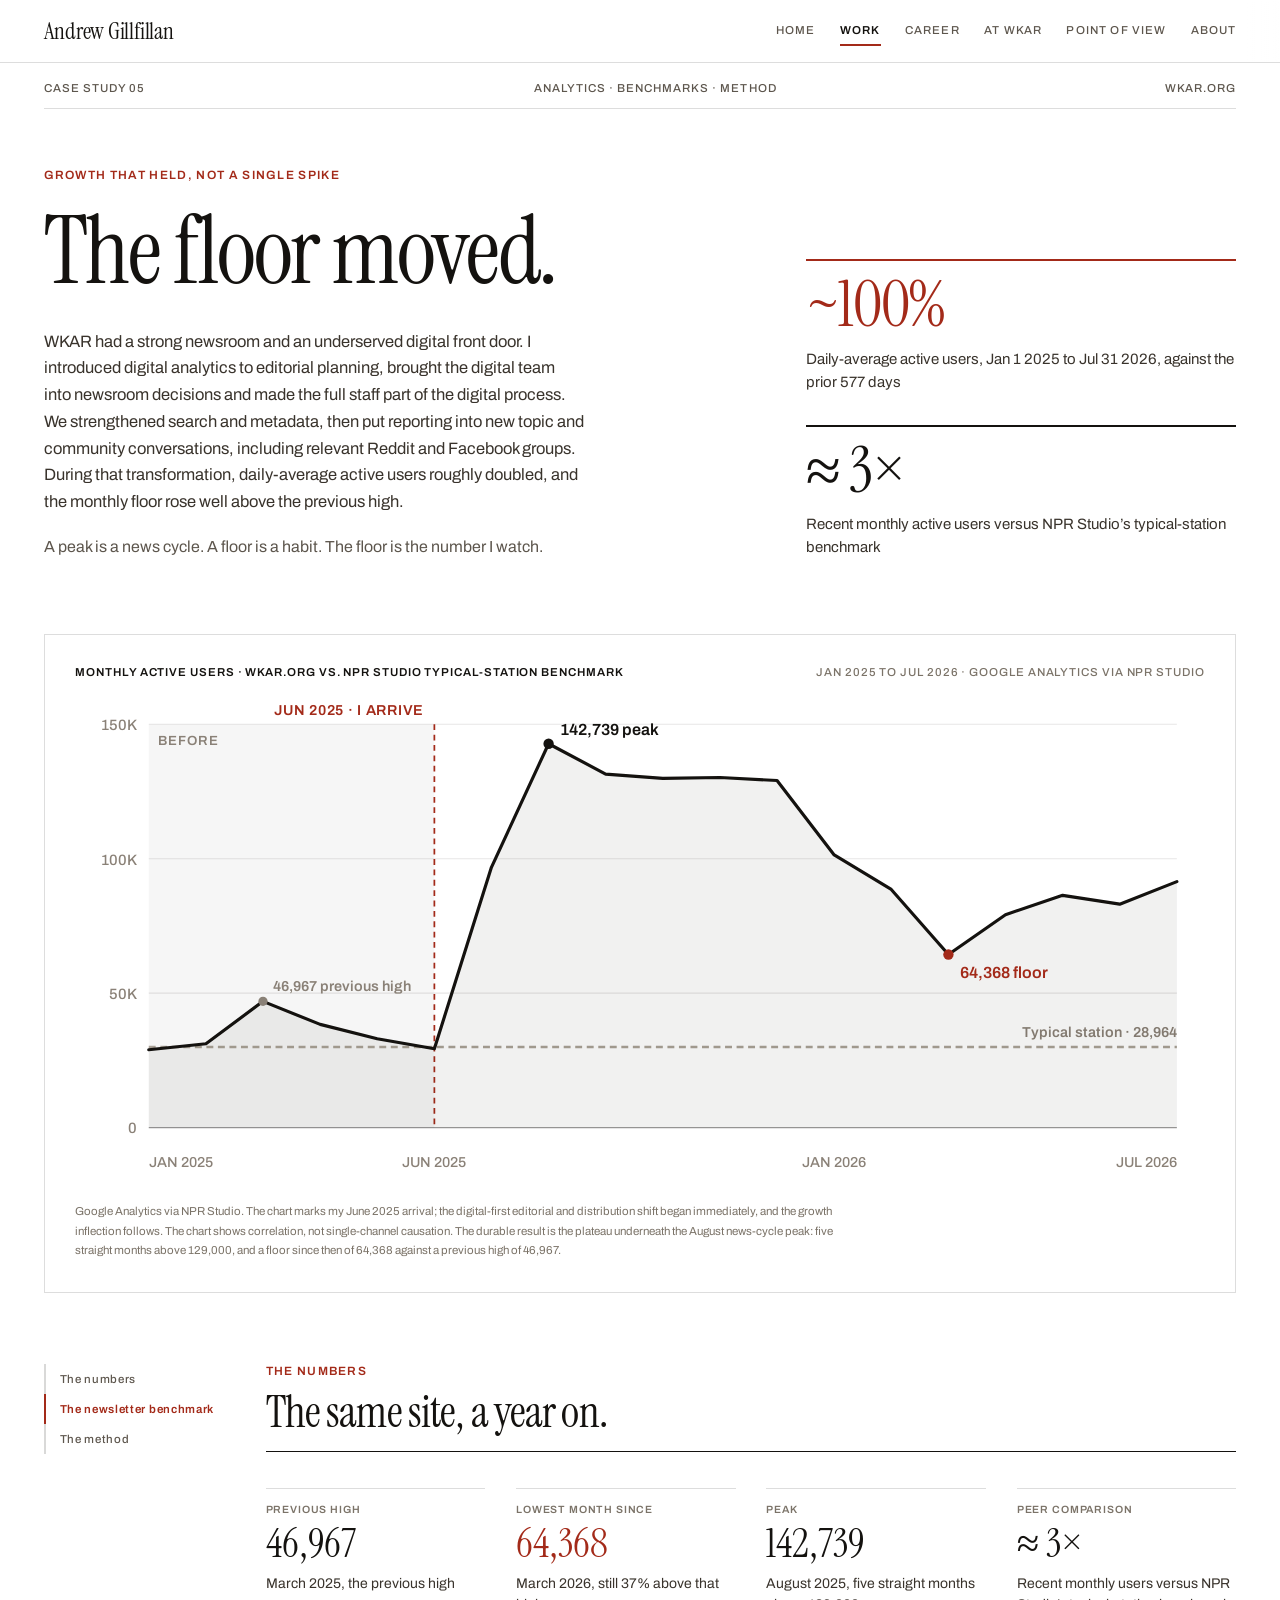
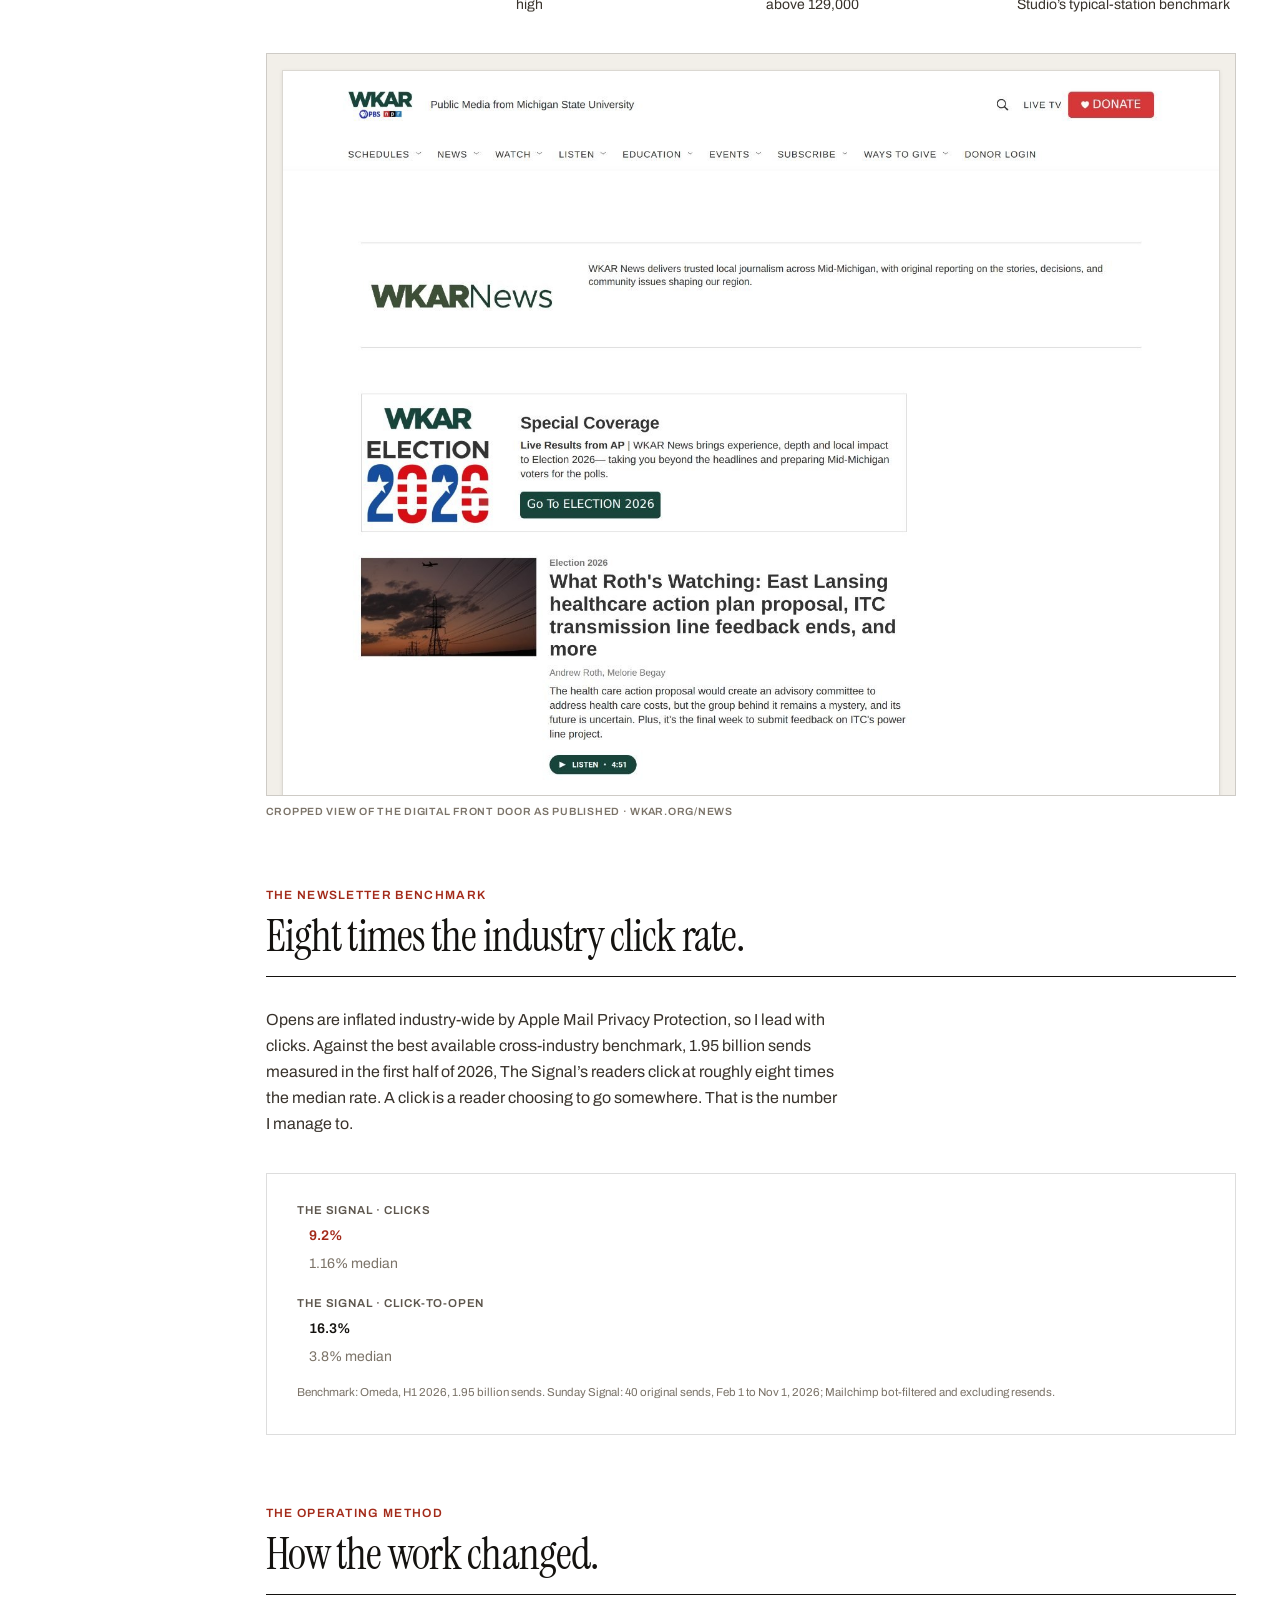
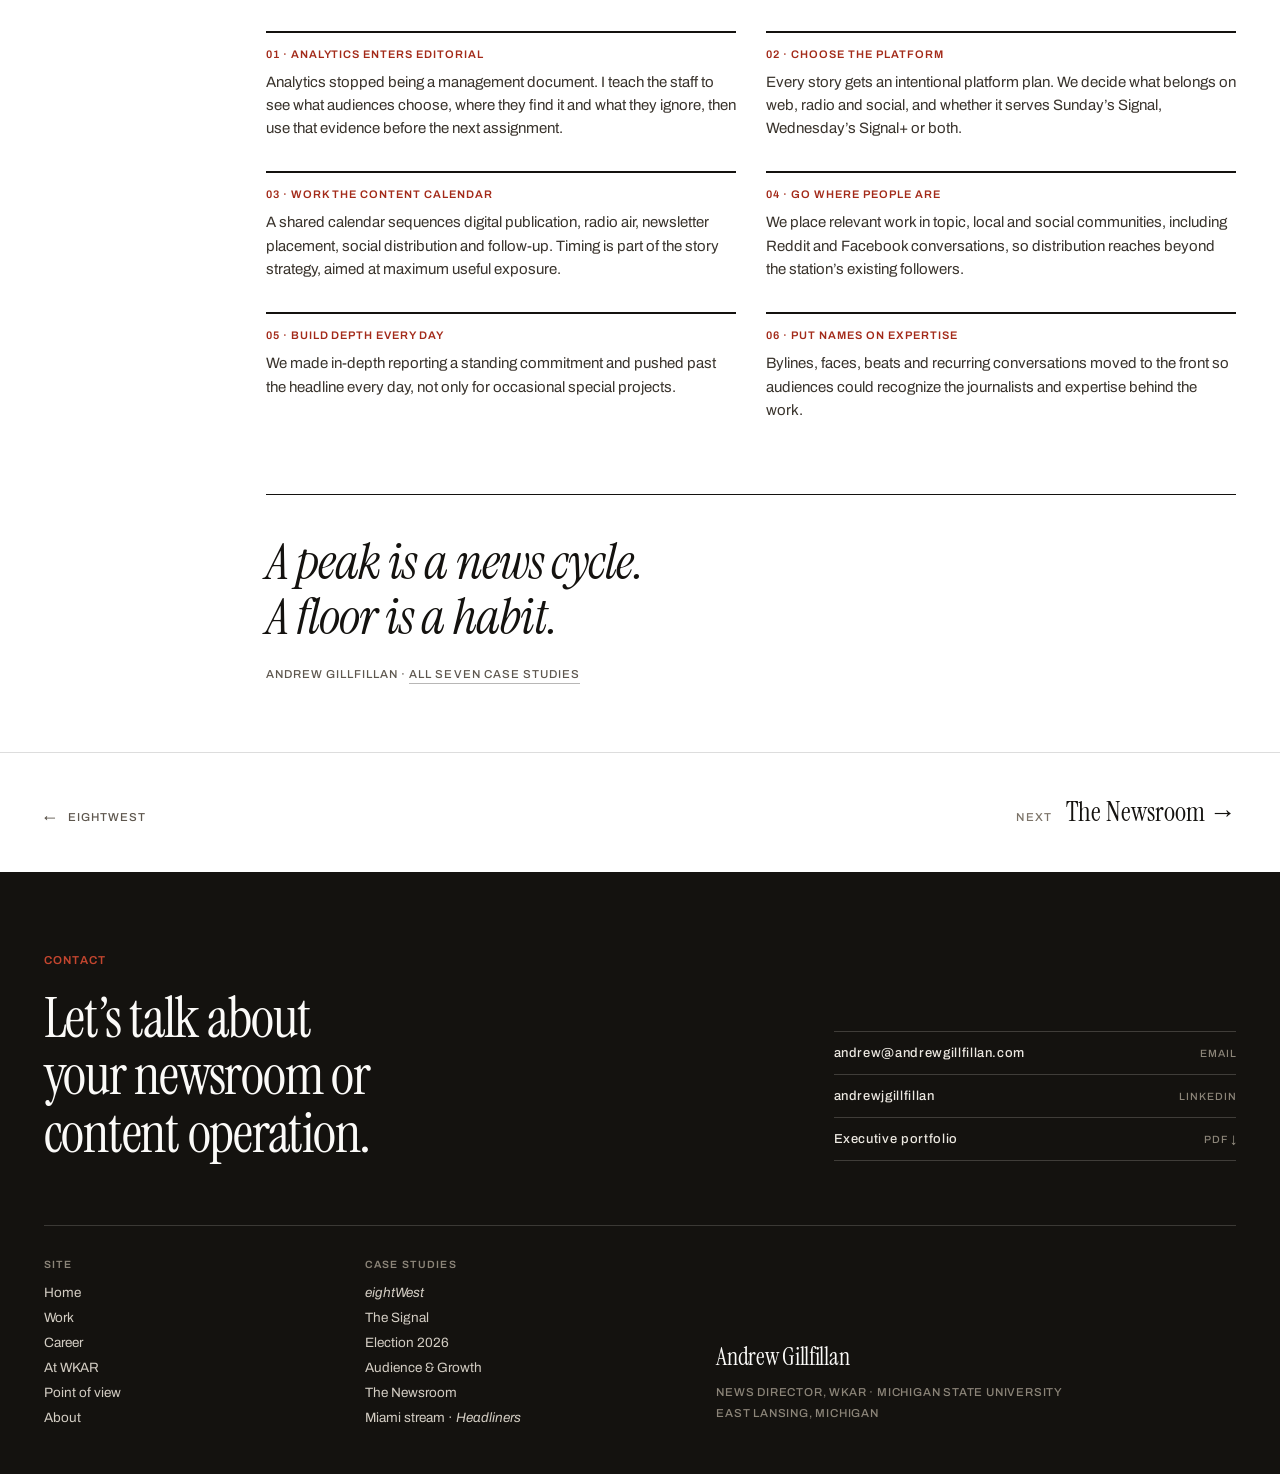
<file: audience-growth.html>
<!DOCTYPE html>

<html lang="en">
<head>
<meta charset="utf-8"/>
<meta content="width=device-width, initial-scale=1" name="viewport"/>
<title>Digital Audience Growth Strategy | Andrew Gillfillan</title>
<meta content="During a digital-first strategy I led at WKAR, daily-average active users roughly doubled and the monthly floor rose well above the previous high." name="description"/>
<meta content="Andrew Gillfillan" name="author"/>
<meta content="#14120F" name="theme-color"/>
<meta content="article" property="og:type"/>
<meta content="Andrew Gillfillan" property="og:site_name"/>
<meta content="Digital Audience Growth Strategy | Andrew Gillfillan" property="og:title"/>
<meta content="During a digital-first strategy I led at WKAR, daily-average active users roughly doubled and the monthly floor rose well above the previous high." property="og:description"/>
<meta content="https://raw.githubusercontent.com/grahamandgoldadmin/andrewgillfillan-com/main/assets/social/andrew-gillfillan-share.jpg" property="og:image"/>
<meta content="summary_large_image" name="twitter:card"/>
<link href="favicon.svg" rel="icon" type="image/svg+xml"/>
<link href="https://fonts.googleapis.com" rel="preconnect"/>
<link crossorigin="" href="https://fonts.gstatic.com" rel="preconnect"/>
<link href="https://fonts.googleapis.com/css2?family=Instrument+Serif:ital@0;1&amp;family=Archivo:wght@400;500;600&amp;display=swap" rel="stylesheet"/>
<style>
*{box-sizing:border-box}
html,body{margin:0;padding:0}
html{scroll-behavior:smooth}
body{background:#fff;color:#14120F;font-family:Archivo,Helvetica,Arial,sans-serif;-webkit-font-smoothing:antialiased;text-rendering:optimizeLegibility}
img{display:block;max-width:100%}
a{color:inherit;text-decoration:none;transition:color .2s ease,border-color .2s ease,opacity .2s ease}
a:hover{color:#A32A19}
nav::-webkit-scrollbar{display:none}
::selection{background:#14120F;color:#fff}
a:focus-visible,button:focus-visible,[role=button]:focus-visible{outline:3px solid #A32A19;outline-offset:3px}
@media (prefers-reduced-motion: reduce){html{scroll-behavior:auto}}
</style>
<meta content="index,follow,max-image-preview:large,max-snippet:-1" name="robots"/>
<meta content="Andrew Gillfillan, Andy Gillfillan, news director, editorial leader, newsroom leadership, audience strategy, public media, WKAR, Michigan State University, editorial products, newsletters, streaming news, digital audience growth" name="keywords"/>
<link href="https://www.andrewgillfillan.com/audience-growth.html" rel="canonical"/>
<meta content="https://www.andrewgillfillan.com/audience-growth.html" property="og:url"/>
<meta content="en_US" property="og:locale"/>
<meta content="Andrew Gillfillan with breaking-news coverage from Florida, California and Miami" property="og:image:alt"/>
<meta content="Digital Audience Growth Strategy | Andrew Gillfillan" name="twitter:title"/>
<meta content="During a digital-first strategy I led at WKAR, daily-average active users roughly doubled and the monthly floor rose well above the previous high." name="twitter:description"/>
<meta content="https://raw.githubusercontent.com/grahamandgoldadmin/andrewgillfillan-com/main/assets/social/andrew-gillfillan-share.jpg" name="twitter:image"/>
<link href="apple-touch-icon.png" rel="apple-touch-icon" sizes="180x180"/>
<link href="site.webmanifest" rel="manifest"/>
<link href="assets/mobile-site.css?v=7" rel="stylesheet"/>
<meta content="Andrew Gillfillan with breaking-news coverage from Florida, California and Miami" name="twitter:image:alt"/><meta content="https://raw.githubusercontent.com/grahamandgoldadmin/andrewgillfillan-com/main/assets/social/andrew-gillfillan-share.jpg" property="og:image:secure_url"/><meta content="1200" property="og:image:width"/><meta content="630" property="og:image:height"/><meta content="image/jpeg" property="og:image:type"/><style id="ag-production-styles">.ag-skip-link:focus{left:clamp(18px,3.4vw,64px)!important;top:11px!important}
@media(max-width:700px){[data-section-nav]{display:none!important}}
@media(max-width:700px){.ag-primary-nav-shell{flex-wrap:wrap!important;align-items:flex-end!important;gap:3px!important;padding-top:12px!important;min-height:0!important}.ag-primary-nav-shell>a{width:100%;font-size:20px!important}.ag-primary-nav{width:100%;justify-content:space-between!important;gap:0!important;overflow:visible!important;font-size:9px!important;letter-spacing:.055em!important}.ag-primary-nav a{padding:9px 1px 10px!important}.ag-primary-nav-shell::after{display:none!important}.ag-page-meta,.ag-election-attributes{display:none!important}}
.ag-hover-1:hover{color:#A32A19}
.ag-hover-2:hover{color:#A32A19}
.ag-hover-3:hover{color:#A32A19}
.ag-hover-4:hover{color:#A32A19}
.ag-hover-5:hover{color:#A32A19}
.ag-hover-6:hover{color:#A32A19}
.ag-hover-7:hover{color:#A32A19}
.ag-hover-8:hover{color:#A32A19}
.ag-hover-9:hover{color:#A32A19}
.ag-hover-10:hover{color:#A32A19; border-bottom-color:#A32A19}
.ag-hover-11:hover{color:#A32A19}
.ag-hover-12:hover{color:#A32A19}
.ag-hover-13:hover{color:#E0785F}
.ag-hover-14:hover{color:#E0785F}
.ag-hover-15:hover{color:#E0785F}
.ag-hover-16:hover{color:#fff}
.ag-hover-17:hover{color:#fff}
.ag-hover-18:hover{color:#fff}
.ag-hover-19:hover{color:#fff}
.ag-hover-20:hover{color:#fff}
.ag-hover-21:hover{color:#fff}
.ag-hover-22:hover{color:#fff}
.ag-hover-23:hover{color:#fff}
.ag-hover-24:hover{color:#fff}
.ag-hover-25:hover{color:#fff}
.ag-hover-26:hover{color:#fff}
.ag-hover-27:hover{color:#fff}
.ag-after-1::after{content:''; position:absolute; right:0; top:1px; bottom:1px; width:clamp(0px,4vw,34px); pointer-events:none; background:linear-gradient(to right, rgba(255,255,255,0), rgba(255,255,255,.96))}</style></head>
<body class="ag-page-audience">
<header style="position:sticky; top:0; z-index:800; background:rgba(255,255,255,.94); backdrop-filter:saturate(140%) blur(8px); -webkit-backdrop-filter:saturate(140%) blur(8px); border-bottom:1px solid rgba(20,18,15,.14);">
<a class="ag-skip-link" href="#main" style="position:absolute; left:-9999px; top:0; background:#14120F; color:#fff; padding:10px 16px; font-size:12px; letter-spacing:.08em; text-transform:uppercase;">Skip to content</a>
<div class="ag-primary-nav-shell ag-after-1" style="position:relative; max-width:1600px; margin:0 auto; padding:0 clamp(18px,3.4vw,64px); display:flex; align-items:center; justify-content:space-between; gap:clamp(12px,2vw,24px); min-height:62px;">
<a href="index.html" style="font-family:'Instrument Serif',Georgia,serif; font-size:clamp(17px,4.3vw,23px); letter-spacing:-.01em; line-height:1; white-space:nowrap; flex:0 0 auto;">Andrew Gillfillan</a>
<nav aria-label="Primary" class="ag-primary-nav" style="display:flex; align-items:center; gap:clamp(11px,1.9vw,30px); overflow-x:auto; -ms-overflow-style:none; scrollbar-width:none; font-size:11.5px; font-weight:500; letter-spacing:.1em; text-transform:uppercase;">
<a class="ag-hover-1" href="index.html" style="white-space:nowrap; padding:8px 0; border-bottom:2px solid transparent; color:#5D564D;">Home</a>
<a aria-current="true" class="ag-hover-2" href="work.html" style="white-space:nowrap; padding:8px 0; border-bottom:2px solid #A32A19; color:#14120F; font-weight:600;">Work</a>
<a class="ag-hover-4" href="career.html" style="white-space:nowrap; padding:8px 0; border-bottom:2px solid transparent; color:#5D564D;">Career</a>
<a class="ag-hover-3" href="at-wkar.html" style="white-space:nowrap; padding:8px 0; border-bottom:2px solid transparent; color:#5D564D;">At WKAR</a>

<a class="ag-hover-5" href="point-of-view.html" style="white-space:nowrap; padding:8px 0; border-bottom:2px solid transparent; color:#5D564D;">Point of view</a>
<a class="ag-hover-6" href="about.html" style="white-space:nowrap; padding:8px 0; border-bottom:2px solid transparent; color:#5D564D;">About</a>
</nav>
</div>
</header>
<main id="main">
<section style="max-width:1600px; margin:0 auto; padding:clamp(13px,1.5vw,20px) clamp(18px,3.4vw,64px) 0;">
<div class="ag-page-meta" style="display:flex; flex-wrap:wrap; justify-content:space-between; gap:10px 28px; padding-bottom:14px; border-bottom:1px solid rgba(20,18,15,.14); font-size:11.5px; font-weight:500; letter-spacing:.09em; text-transform:uppercase; color:#5D564D;">
<span>Case study 05</span><span>Analytics · Benchmarks · Method</span><span>wkar.org</span>
</div>
<div style="display:flex; flex-wrap:wrap; gap:clamp(30px,4.4vw,80px); padding:clamp(34px,4.6vw,76px) 0 clamp(28px,3.4vw,52px);">
<div style="flex:3 1 480px; min-width:0;">
<p style="margin:0; font-size:12px; font-weight:600; letter-spacing:.11em; text-transform:uppercase; color:#A32A19;">Growth that held, not a single spike</p>
<h1 style="margin:clamp(16px,1.9vw,28px) 0 0; font-family:'Instrument Serif',Georgia,serif; font-weight:400; font-size:clamp(52px,7.4vw,124px); line-height:.94; letter-spacing:-.024em; text-wrap:balance;">The floor moved.</h1>
<p style="margin:clamp(22px,2.6vw,36px) 0 0; max-width:60ch; font-size:clamp(16.5px,1.12vw,19.5px); line-height:1.62; color:#39332C; text-wrap:pretty;">WKAR had a strong newsroom and an underserved digital front door. I introduced digital analytics to editorial planning, brought the digital team into newsroom decisions and made the full staff part of the digital process. We strengthened search and metadata, then put reporting into new topic and community conversations, including relevant Reddit and Facebook groups. During that transformation, daily-average active users roughly doubled, and the monthly floor rose well above the previous high.</p>
<p style="margin:18px 0 0; max-width:56ch; font-size:16px; line-height:1.62; color:#5D564D; text-wrap:pretty;">A peak is a news cycle. A floor is a habit. The floor is the number I watch.</p>
<p class="ag-mobile-only ag-case-mobile-deck">I moved analytics and the digital team into editorial planning, made the staff part of publishing, strengthened search and metadata, and brought our work into relevant Reddit, Facebook and local community conversations. The growth inflection follows that shift: daily-average active users rose about 100%.</p>
</div>
<div style="flex:2 1 280px; min-width:0; display:flex; flex-direction:column; justify-content:flex-end; gap:clamp(20px,2.4vw,32px);">
<div style="border-top:2px solid #A32A19; padding-top:16px;">
<p style="margin:0; font-family:'Instrument Serif',Georgia,serif; font-size:clamp(46px,5vw,80px); line-height:.88; letter-spacing:-.022em; color:#A32A19;">~100%</p>
<p style="margin:14px 0 0; font-size:15px; line-height:1.55; color:#39332C;">Daily-average active users, Jan 1 2025 to Jul 31 2026, against the prior 577 days</p>
</div>
<div style="border-top:2px solid #14120F; padding-top:16px;">
<p style="margin:0; font-family:'Instrument Serif',Georgia,serif; font-size:clamp(46px,5vw,80px); line-height:.88; letter-spacing:-.022em;">≈ 3×</p>
<p style="margin:14px 0 0; font-size:15px; line-height:1.55; color:#39332C;">Recent monthly active users versus NPR Studio’s typical-station benchmark</p>
</div>
</div>
</div>
</section>
<section data-reveal="" style="max-width:1600px; margin:0 auto; padding:clamp(20px,2.4vw,36px) clamp(18px,3.4vw,64px) 0;">
<div class="ag-audience-chart" style="border:1px solid rgba(20,18,15,.14); padding:clamp(20px,2.4vw,36px);">
<div style="display:flex; flex-wrap:wrap; justify-content:space-between; gap:8px 20px; font-size:11.5px; font-weight:600; letter-spacing:.08em; text-transform:uppercase; color:#14120F;">
<span>Monthly active users · wkar.org vs. NPR Studio typical-station benchmark</span>
<span style="color:#7B7368; font-weight:500;">Jan 2025 to Jul 2026 · Google Analytics via NPR Studio</span>
</div>
<svg aria-label="Monthly active users on wkar.org from January 2025 to July 2026, rising from about 29,000 to a peak of 142,739 with a floor of 64,368" preserveaspectratio="xMidYMid meet" role="img" style="width:100%; height:auto; margin-top:14px; font-family:Archivo,Helvetica,Arial,sans-serif;" viewbox="0 0 980 430">
<rect fill="rgba(20,18,15,.035)" height="350.0" width="247.8" x="64" y="28"></rect>
<text fill="#8A8177" font-size="11.5" font-weight="600" letter-spacing=".08em" x="72.0" y="46.0">BEFORE</text>
<line stroke="rgba(20,18,15,.42)" stroke-width="1" x1="64" x2="956" y1="378.0" y2="378.0"></line><text fill="#8A8177" font-size="13" font-weight="500" text-anchor="end" x="54" y="383.0">0</text><line stroke="rgba(20,18,15,.1)" stroke-width="1" x1="64" x2="956" y1="261.3" y2="261.3"></line><text fill="#8A8177" font-size="13" font-weight="500" text-anchor="end" x="54" y="266.3">50K</text><line stroke="rgba(20,18,15,.1)" stroke-width="1" x1="64" x2="956" y1="144.7" y2="144.7"></line><text fill="#8A8177" font-size="13" font-weight="500" text-anchor="end" x="54" y="149.7">100K</text><line stroke="rgba(20,18,15,.1)" stroke-width="1" x1="64" x2="956" y1="28.0" y2="28.0"></line><text fill="#8A8177" font-size="13" font-weight="500" text-anchor="end" x="54" y="33.0">150K</text>
<line stroke="#A9A196" stroke-dasharray="6 4" stroke-width="2" x1="64" x2="956" y1="308.0" y2="308.0"></line>
<text fill="#8A8177" font-size="12.5" font-weight="600" text-anchor="end" x="956" y="299.0">Typical station · 28,964</text>
<line stroke="#A32A19" stroke-dasharray="5 4" stroke-width="1.5" x1="311.8" x2="311.8" y1="28" y2="378"></line>
<text fill="#A32A19" font-size="12.5" font-weight="600" letter-spacing=".05em" text-anchor="end" x="302.8" y="20">JUN 2025 · I ARRIVE</text>
<polygon fill="rgba(20,18,15,.06)" points="64.0,310.4 113.6,305.2 163.1,268.4 212.7,288.4 262.2,300.8 311.8,309.5 361.3,152.1 410.9,44.9 460.4,71.2 510.0,75.0 559.6,74.2 609.1,76.8 658.7,141.4 708.2,171.3 757.8,227.8 807.3,193.2 856.9,176.4 906.4,184.1 956.0,164.5 956.0,378.0 64.0,378.0"></polygon>
<polyline data-draw="" fill="none" points="64.0,310.4 113.6,305.2 163.1,268.4 212.7,288.4 262.2,300.8 311.8,309.5 361.3,152.1 410.9,44.9 460.4,71.2 510.0,75.0 559.6,74.2 609.1,76.8 658.7,141.4 708.2,171.3 757.8,227.8 807.3,193.2 856.9,176.4 906.4,184.1 956.0,164.5" stroke="#14120F" stroke-linecap="round" stroke-linejoin="round" stroke-width="2.75"></polyline>
<circle cx="410.9" cy="44.9" fill="#14120F" r="4.5"></circle>
<text fill="#14120F" font-size="14" font-weight="600" x="420.9" y="36.9">142,739 peak</text>
<circle cx="757.8" cy="227.8" fill="#A32A19" r="4.5"></circle>
<text fill="#A32A19" font-size="14" font-weight="600" x="767.8" y="247.8">64,368 floor</text>
<circle cx="163.1" cy="268.4" fill="#8A8177" r="4"></circle>
<text fill="#8A8177" font-size="12.5" font-weight="600" x="172.1" y="259.4">46,967 previous high</text>
<text fill="#8A8177" font-size="12.5" font-weight="500" text-anchor="start" x="64.0" y="412">JAN 2025</text><text fill="#8A8177" font-size="12.5" font-weight="500" text-anchor="middle" x="311.8" y="412">JUN 2025</text><text fill="#8A8177" font-size="12.5" font-weight="500" text-anchor="middle" x="658.7" y="412">JAN 2026</text><text fill="#8A8177" font-size="12.5" font-weight="500" text-anchor="end" x="956.0" y="412">JUL 2026</text>
</svg>
<p style="margin:12px 0 0; font-size:11.5px; line-height:1.7; color:#7B7368; max-width:110ch;">Google Analytics via NPR Studio. The chart marks my June 2025 arrival; the digital-first editorial and distribution shift began immediately, and the growth inflection follows. The chart shows correlation, not single-channel causation. The durable result is the plateau underneath the August news-cycle peak: five straight months above 129,000, and a floor since then of 64,368 against a previous high of 46,967.</p>
</div>
</section>
<div style="max-width:1600px; margin:0 auto; padding:0 clamp(18px,3.4vw,64px); display:flex; flex-wrap:wrap; gap:clamp(28px,3.6vw,68px);">
<nav aria-label="On this page" data-section-nav="" style="flex:0 1 176px; min-width:150px; position:sticky; top:78px; align-self:flex-start; padding-top:clamp(46px,5.6vw,92px); display:flex; flex-direction:column; font-size:11.5px; font-weight:500; letter-spacing:.06em;">
<a class="ag-hover-7" href="#numbers" style="padding:9px 0 9px 14px; border-left:2px solid rgba(20,18,15,.16); color:#5D564D;">The numbers</a>
<a class="ag-hover-8" href="#newsletter" style="padding:9px 0 9px 14px; border-left:2px solid rgba(20,18,15,.16); color:#5D564D;">The newsletter benchmark</a>
<a class="ag-hover-9" href="#method" style="padding:9px 0 9px 14px; border-left:2px solid rgba(20,18,15,.16); color:#5D564D;">The method</a>
</nav>
<div style="flex:1 1 620px; min-width:0;">
<section id="numbers" style="padding-top:clamp(46px,5.6vw,92px);">
<div data-reveal="" style="border-bottom:1px solid #14120F; padding-bottom:16px;">
<p style="margin:0; font-size:12px; font-weight:600; letter-spacing:.11em; text-transform:uppercase; color:#A32A19;">The numbers</p>
<h2 style="margin:12px 0 0; font-family:'Instrument Serif',Georgia,serif; font-weight:400; font-size:clamp(30px,3.4vw,52px); line-height:1.04; letter-spacing:-.02em; max-width:24ch; text-wrap:balance;">The same site, a year on.</h2>
</div>
<div data-reveal="" style="display:grid; grid-template-columns:repeat(auto-fit,minmax(min(100%,200px),1fr)); gap:clamp(22px,2.4vw,40px); margin-top:clamp(24px,2.8vw,42px);">
<div style="border-top:1px solid rgba(20,18,15,.14); padding-top:15px;">
<p style="margin:0; font-size:10.5px; font-weight:600; letter-spacing:.08em; text-transform:uppercase; color:#7B7368;">Previous high</p>
<p style="margin:10px 0 0; font-family:'Instrument Serif',Georgia,serif; font-size:clamp(32px,3.2vw,46px); line-height:.92;">46,967</p>
<p style="margin:10px 0 0; font-size:14px; line-height:1.5; color:#39332C;">March 2025, the previous high</p>
</div>
<div style="border-top:1px solid rgba(20,18,15,.14); padding-top:15px;">
<p style="margin:0; font-size:10.5px; font-weight:600; letter-spacing:.08em; text-transform:uppercase; color:#7B7368;">Lowest month since</p>
<p style="margin:10px 0 0; font-family:'Instrument Serif',Georgia,serif; font-size:clamp(32px,3.2vw,46px); line-height:.92; color:#A32A19;">64,368</p>
<p style="margin:10px 0 0; font-size:14px; line-height:1.5; color:#39332C;">March 2026, still 37% above that high</p>
</div>
<div style="border-top:1px solid rgba(20,18,15,.14); padding-top:15px;">
<p style="margin:0; font-size:10.5px; font-weight:600; letter-spacing:.08em; text-transform:uppercase; color:#7B7368;">Peak</p>
<p style="margin:10px 0 0; font-family:'Instrument Serif',Georgia,serif; font-size:clamp(32px,3.2vw,46px); line-height:.92;">142,739</p>
<p style="margin:10px 0 0; font-size:14px; line-height:1.5; color:#39332C;">August 2025, five straight months above 129,000</p>
</div>
<div style="border-top:1px solid rgba(20,18,15,.14); padding-top:15px;">
<p style="margin:0; font-size:10.5px; font-weight:600; letter-spacing:.08em; text-transform:uppercase; color:#7B7368;">Peer comparison</p>
<p style="margin:10px 0 0; font-family:'Instrument Serif',Georgia,serif; font-size:clamp(32px,3.2vw,46px); line-height:.92;">≈ 3×</p>
<p style="margin:10px 0 0; font-size:14px; line-height:1.5; color:#39332C;">Recent monthly users versus NPR Studio’s typical-station benchmark</p>
</div>
</div>
<figure data-lightbox="The WKAR News section as published" data-reveal="" style="margin:clamp(26px,3vw,44px) 0 0;">
<div class="ag-audience-frontdoor-crop"><img alt="The top of the WKAR News section on wkar.org, showing the digital front door" decoding="async" loading="lazy" src="assets/products/wkar-news-desktop.jpg" width="1500" height="5889"/></div>
<figcaption style="margin-top:10px; font-size:10.5px; font-weight:600; letter-spacing:.07em; text-transform:uppercase; color:#7B7368;">Cropped view of the digital front door as published · wkar.org/news</figcaption>
</figure>
</section>
<section id="newsletter" style="padding-top:clamp(46px,5.6vw,88px);">
<div data-reveal="" style="border-bottom:1px solid #14120F; padding-bottom:16px;">
<p style="margin:0; font-size:12px; font-weight:600; letter-spacing:.11em; text-transform:uppercase; color:#A32A19;">The newsletter benchmark</p>
<h2 style="margin:12px 0 0; font-family:'Instrument Serif',Georgia,serif; font-weight:400; font-size:clamp(30px,3.4vw,52px); line-height:1.04; letter-spacing:-.02em; max-width:24ch; text-wrap:balance;">Eight times the industry click rate.</h2>
</div>
<p data-reveal="" style="margin:clamp(20px,2.4vw,32px) 0 0; max-width:64ch; font-size:16px; line-height:1.62; color:#39332C; text-wrap:pretty;">Opens are inflated industry-wide by Apple Mail Privacy Protection, so I lead with clicks. Against the best available cross-industry benchmark, 1.95 billion sends measured in the first half of 2026, The Signal’s readers click at roughly eight times the median rate. A click is a reader choosing to go somewhere. That is the number I manage to.</p>
<div data-reveal="" style="margin-top:clamp(24px,2.8vw,40px); border:1px solid rgba(20,18,15,.14); padding:clamp(20px,2.4vw,34px);">
<div style="display:flex; flex-direction:column; gap:clamp(16px,1.8vw,24px);">
<div>
<p style="margin:0; font-size:11.5px; font-weight:600; letter-spacing:.07em; text-transform:uppercase; color:#5D564D;">The Signal · clicks</p>
<div style="display:flex; align-items:center; gap:12px; margin-top:8px;"><div data-bar="9.2" data-bar-max="16" style="height:22px; background:#A32A19; width:0;"></div><span style="font-size:14px; font-weight:600; color:#A32A19;">9.2%</span></div>
<div style="display:flex; align-items:center; gap:12px; margin-top:6px;"><div data-bar="1.16" data-bar-max="16" style="height:22px; background:#C9C2B8; width:0;"></div><span style="font-size:14px; color:#7B7368;">1.16% median</span></div>
</div>
<div>
<p style="margin:0; font-size:11.5px; font-weight:600; letter-spacing:.07em; text-transform:uppercase; color:#5D564D;">The Signal · click-to-open</p>
<div style="display:flex; align-items:center; gap:12px; margin-top:8px;"><div data-bar="16.3" data-bar-max="18" style="height:22px; background:#14120F; width:0;"></div><span style="font-size:14px; font-weight:600;">16.3%</span></div>
<div style="display:flex; align-items:center; gap:12px; margin-top:6px;"><div data-bar="3.8" data-bar-max="18" style="height:22px; background:#C9C2B8; width:0;"></div><span style="font-size:14px; color:#7B7368;">3.8% median</span></div>
</div>
</div>
<p style="margin:16px 0 0; font-size:11.5px; line-height:1.7; color:#7B7368;">Benchmark: Omeda, H1 2026, 1.95 billion sends. Sunday Signal: 40 original sends, Feb 1 to Nov 1, 2026; Mailchimp bot-filtered and excluding resends.</p>
</div>
</section>
<section id="method" style="padding-top:clamp(46px,5.6vw,88px);">
<div data-reveal="" style="border-bottom:1px solid #14120F; padding-bottom:16px;">
<p style="margin:0; font-size:12px; font-weight:600; letter-spacing:.11em; text-transform:uppercase; color:#A32A19;">The operating method</p>
<h2 style="margin:12px 0 0; font-family:'Instrument Serif',Georgia,serif; font-weight:400; font-size:clamp(30px,3.4vw,52px); line-height:1.04; letter-spacing:-.02em; max-width:24ch; text-wrap:balance;">How the work changed.</h2>
</div>
<div data-reveal="" style="display:grid; grid-template-columns:repeat(auto-fit,minmax(min(100%,330px),1fr)); gap:clamp(22px,2.4vw,40px); margin-top:clamp(24px,2.8vw,42px);">
<div style="border-top:2px solid #14120F; padding-top:15px;"><p style="margin:0; font-size:11px; font-weight:600; letter-spacing:.09em; text-transform:uppercase; color:#A32A19;">01 · Analytics enters editorial</p><p style="margin:11px 0 0; font-size:15px; line-height:1.56; color:#39332C;">Analytics stopped being a management document. I teach the staff to see what audiences choose, where they find it and what they ignore, then use that evidence before the next assignment.</p></div>
<div style="border-top:2px solid #14120F; padding-top:15px;"><p style="margin:0; font-size:11px; font-weight:600; letter-spacing:.09em; text-transform:uppercase; color:#A32A19;">02 · Choose the platform</p><p style="margin:11px 0 0; font-size:15px; line-height:1.56; color:#39332C;">Every story gets an intentional platform plan. We decide what belongs on web, radio and social, and whether it serves Sunday’s Signal, Wednesday’s Signal+ or both.</p></div>
<div style="border-top:2px solid #14120F; padding-top:15px;"><p style="margin:0; font-size:11px; font-weight:600; letter-spacing:.09em; text-transform:uppercase; color:#A32A19;">03 · Work the content calendar</p><p style="margin:11px 0 0; font-size:15px; line-height:1.56; color:#39332C;">A shared calendar sequences digital publication, radio air, newsletter placement, social distribution and follow-up. Timing is part of the story strategy, aimed at maximum useful exposure.</p></div>
<div style="border-top:2px solid #14120F; padding-top:15px;"><p style="margin:0; font-size:11px; font-weight:600; letter-spacing:.09em; text-transform:uppercase; color:#A32A19;">04 · Go where people are</p><p style="margin:11px 0 0; font-size:15px; line-height:1.56; color:#39332C;">We place relevant work in topic, local and social communities, including Reddit and Facebook conversations, so distribution reaches beyond the station’s existing followers.</p></div>
<div style="border-top:2px solid #14120F; padding-top:15px;"><p style="margin:0; font-size:11px; font-weight:600; letter-spacing:.09em; text-transform:uppercase; color:#A32A19;">05 · Build depth every day</p><p style="margin:11px 0 0; font-size:15px; line-height:1.56; color:#39332C;">We made in-depth reporting a standing commitment and pushed past the headline every day, not only for occasional special projects.</p></div>
<div style="border-top:2px solid #14120F; padding-top:15px;"><p style="margin:0; font-size:11px; font-weight:600; letter-spacing:.09em; text-transform:uppercase; color:#A32A19;">06 · Put names on expertise</p><p style="margin:11px 0 0; font-size:15px; line-height:1.56; color:#39332C;">Bylines, faces, beats and recurring conversations moved to the front so audiences could recognize the journalists and expertise behind the work.</p></div>
</div>
</section>
<section style="padding:clamp(46px,5.6vw,92px) 0 clamp(46px,5.6vw,88px);">
<blockquote data-reveal="" style="margin:0; border-top:1px solid #14120F; padding-top:clamp(26px,3vw,44px);">
<p style="margin:0; font-family:'Instrument Serif',Georgia,serif; font-style:italic; font-size:clamp(30px,4vw,62px); line-height:1.08; letter-spacing:-.018em; max-width:20ch; text-wrap:balance;">A peak is a news cycle. A floor is a habit.</p>
<footer style="margin-top:24px; font-size:11.5px; font-weight:500; letter-spacing:.09em; text-transform:uppercase; color:#5D564D;">Andrew Gillfillan · <a class="ag-hover-10" href="work.html" style="border-bottom:1px solid rgba(20,18,15,.3); padding-bottom:3px;">All seven case studies</a></footer>
</blockquote>
</section>
</div>
</div>
</main>
<div>
<div style="max-width:1600px; margin:0 auto; padding:clamp(30px,3.6vw,52px) clamp(18px,3.4vw,64px); border-top:1px solid rgba(20,18,15,.14); display:flex; flex-wrap:wrap; align-items:baseline; justify-content:space-between; gap:18px 32px;">
<a class="ag-hover-11" href="eightwest.html" style="display:flex; align-items:baseline; gap:11px; font-size:11.5px; font-weight:500; letter-spacing:.09em; text-transform:uppercase; color:#5D564D;"><span aria-hidden="true">←</span>eightWest</a>
<a class="ag-hover-12" href="newsroom.html" style="display:flex; align-items:baseline; gap:14px; text-align:right;">
<span style="font-size:11.5px; font-weight:500; letter-spacing:.09em; text-transform:uppercase; color:#7B7368;">Next</span>
<span style="font-family:'Instrument Serif',Georgia,serif; font-size:clamp(22px,2.1vw,30px); line-height:1;">The Newsroom →</span>
</a>
</div>
<footer style="background:#14120F; color:#EDE9E2;">
<div style="max-width:1600px; margin:0 auto; padding:clamp(52px,6.4vw,104px) clamp(18px,3.4vw,64px) clamp(34px,3.8vw,56px);">
<div style="display:flex; flex-wrap:wrap; gap:clamp(32px,5vw,88px); align-items:flex-end;">
<div style="flex:2 1 440px; min-width:0;">
<p style="margin:0; font-size:11.5px; font-weight:600; letter-spacing:.11em; text-transform:uppercase; color:#C4462F;">Contact</p>
<p style="margin:clamp(16px,1.8vw,26px) 0 0; font-family:'Instrument Serif',Georgia,serif; font-size:clamp(34px,4.4vw,68px); line-height:1.02; letter-spacing:-.022em; max-width:17ch; text-wrap:balance; color:#FBFAF8;">Let’s talk about your newsroom or content operation.</p>
</div>
<div style="flex:1 1 260px; min-width:0; display:flex; flex-direction:column; gap:0; font-size:13px; font-weight:500; letter-spacing:.05em;">
<a class="ag-hover-13" href="mailto:andrew@andrewgillfillan.com" style="padding:14px 0; border-top:1px solid rgba(237,233,226,.2); display:flex; justify-content:space-between; align-items:baseline; gap:16px;"><span>andrew@andrewgillfillan.com</span><span style="font-size:10.5px; letter-spacing:.09em; text-transform:uppercase; color:#8C8579;">Email</span></a>
<a class="ag-hover-14" href="https://www.linkedin.com/in/andrewjgillfillan" style="padding:14px 0; border-top:1px solid rgba(237,233,226,.2); display:flex; justify-content:space-between; align-items:baseline; gap:16px;"><span>andrewjgillfillan</span><span style="font-size:10.5px; letter-spacing:.09em; text-transform:uppercase; color:#8C8579;">LinkedIn</span></a>
<a aria-label="Executive portfolio PDF ↓ (opens in a new tab)" class="ag-hover-15" href="assets/docs/Andrew_Gillfillan_Executive_Portfolio.pdf" rel="noopener noreferrer" style="padding:14px 0; border-top:1px solid rgba(237,233,226,.2); border-bottom:1px solid rgba(237,233,226,.2); display:flex; justify-content:space-between; align-items:baseline; gap:16px;" target="_blank"><span>Executive portfolio</span><span style="font-size:10.5px; letter-spacing:.09em; text-transform:uppercase; color:#8C8579;">PDF ↓</span></a>
</div>
</div>
<div style="display:flex; flex-wrap:wrap; gap:clamp(28px,4vw,72px); margin-top:clamp(44px,5vw,84px); padding-top:clamp(24px,2.6vw,36px); border-top:1px solid rgba(237,233,226,.18);">
<div style="flex:1 1 160px;">
<p style="margin:0 0 15px; font-size:10.5px; font-weight:600; letter-spacing:.11em; text-transform:uppercase; color:#8C8579;">Site</p>
<div style="display:flex; flex-direction:column; gap:10px; font-size:13.5px; color:#D3CDC3;">
<a class="ag-hover-16" href="index.html">Home</a>
<a class="ag-hover-17" href="work.html">Work</a>
<a class="ag-hover-19" href="career.html">Career</a>
<a class="ag-hover-18" href="at-wkar.html">At WKAR</a>

<a class="ag-hover-20" href="point-of-view.html">Point of view</a>
<a class="ag-hover-21" href="about.html">About</a>
</div>
</div>
<div style="flex:1 1 190px;">
<p style="margin:0 0 15px; font-size:10.5px; font-weight:600; letter-spacing:.11em; text-transform:uppercase; color:#8C8579;">Case studies</p>
<div style="display:flex; flex-direction:column; gap:10px; font-size:13.5px; color:#D3CDC3;">
<a class="ag-hover-22" href="the-signal.html">The Signal</a>
<a class="ag-hover-23" href="election-2026.html">Election 2026</a>
<a class="ag-hover-24" href="audience-growth.html">Audience &amp; Growth</a>
<a class="ag-hover-25" href="newsroom.html">The Newsroom</a>
<a class="ag-hover-26" href="miami-stream.html">Miami stream · <em>Headliners</em></a>
<a class="ag-hover-27" href="eightwest.html"><em>eightWest</em></a>
</div>
</div>
<div style="flex:2 1 300px; display:flex; flex-direction:column; justify-content:flex-end;">
<p style="margin:0; font-family:'Instrument Serif',Georgia,serif; font-size:clamp(20px,1.9vw,27px); line-height:1.25; letter-spacing:-.012em; color:#FBFAF8;">Andrew Gillfillan</p>
<p style="margin:9px 0 0; font-size:11.5px; font-weight:500; letter-spacing:.07em; text-transform:uppercase; color:#8C8579; line-height:1.9;">News Director, WKAR · Michigan State University<br/>East Lansing, Michigan</p>
</div>
</div>
</div>
</footer>
</div>
<script type="module">import { initAll } from './site-behaviors.js?v=3'; initAll();</script>
</body>
</html>
</file>
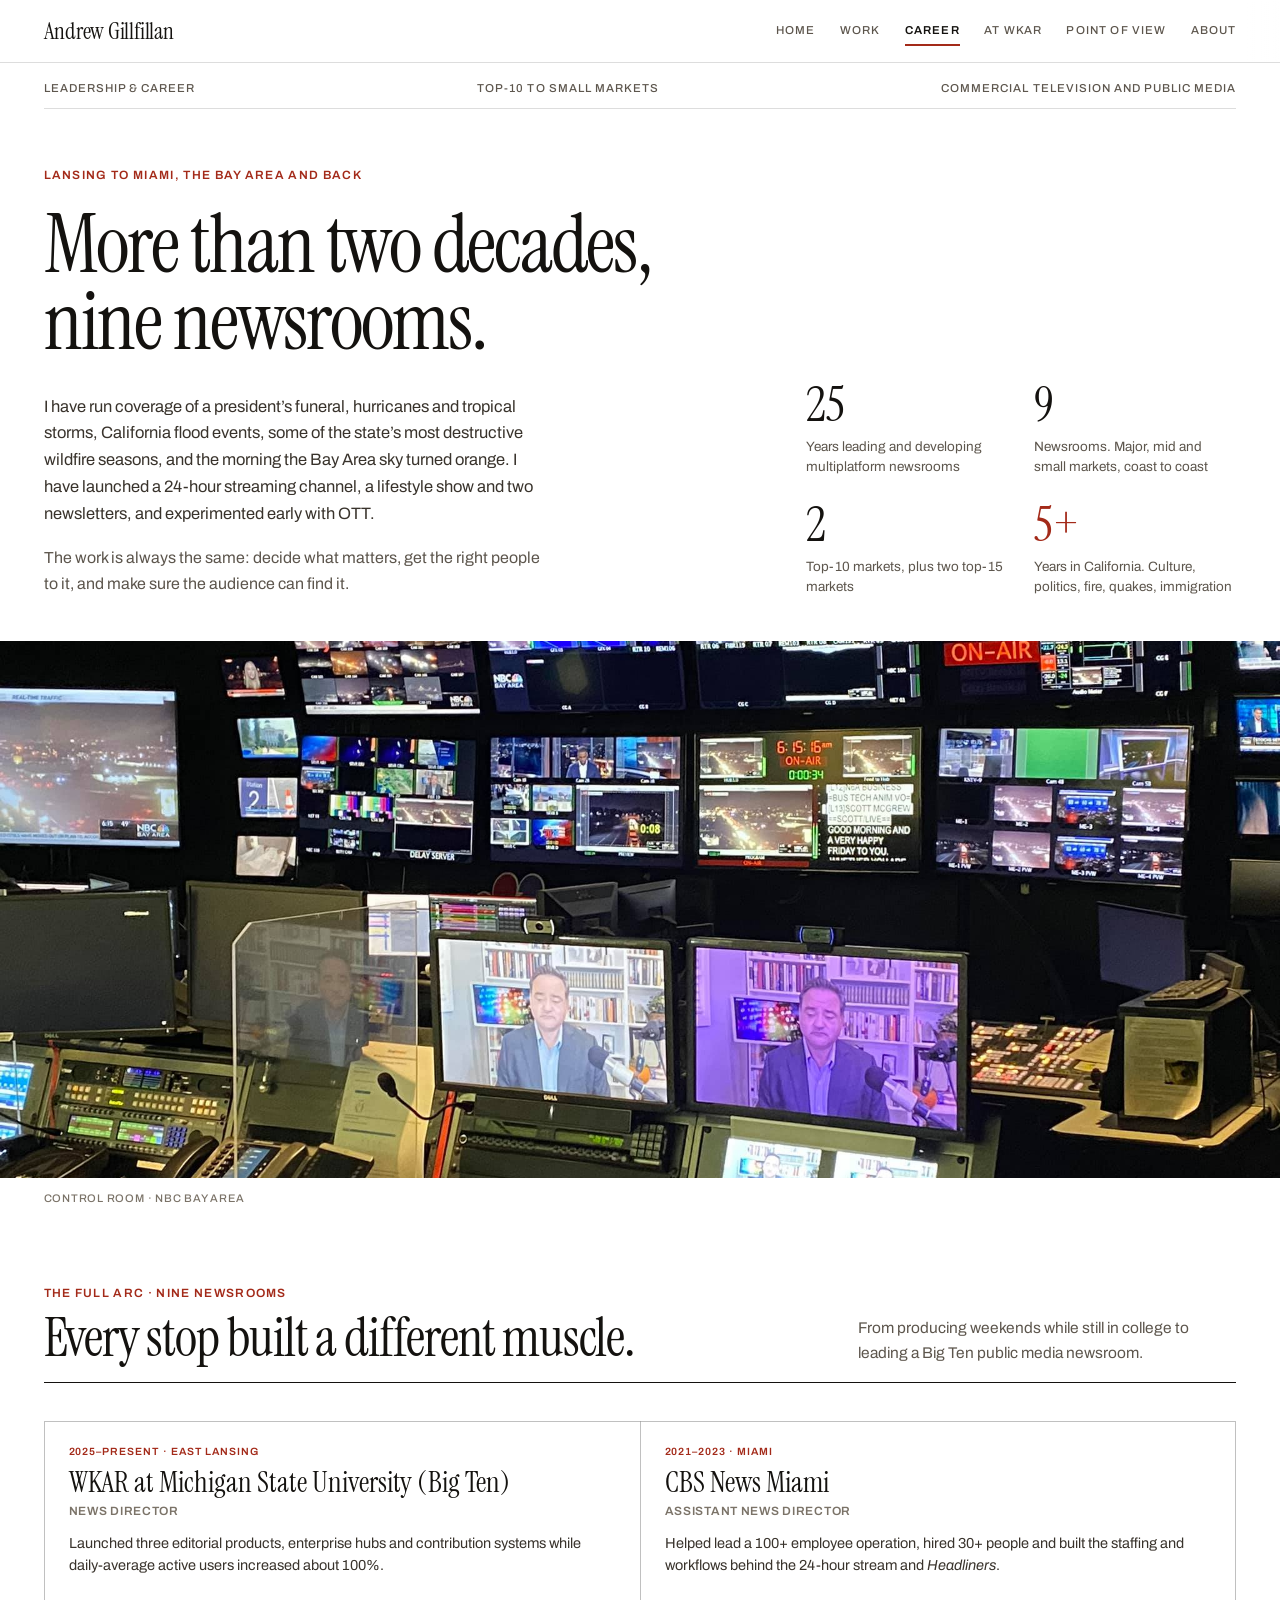
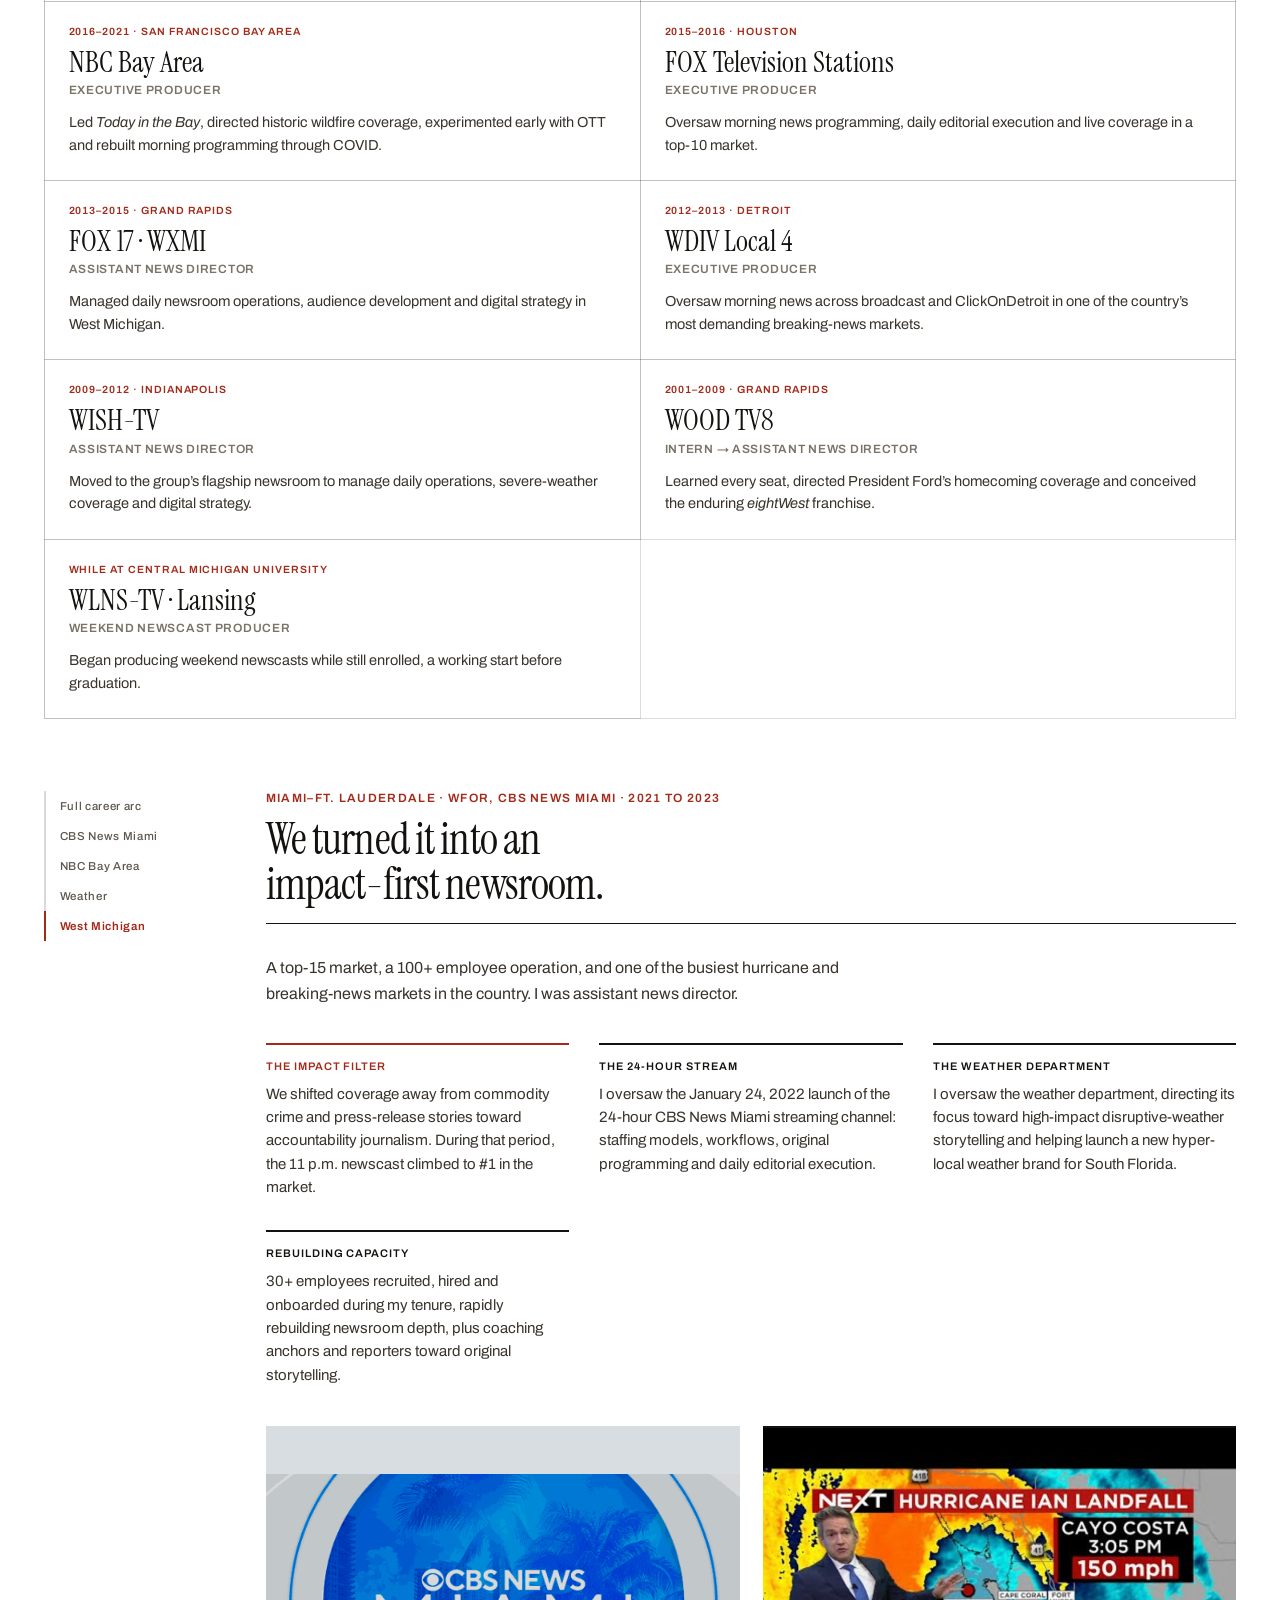
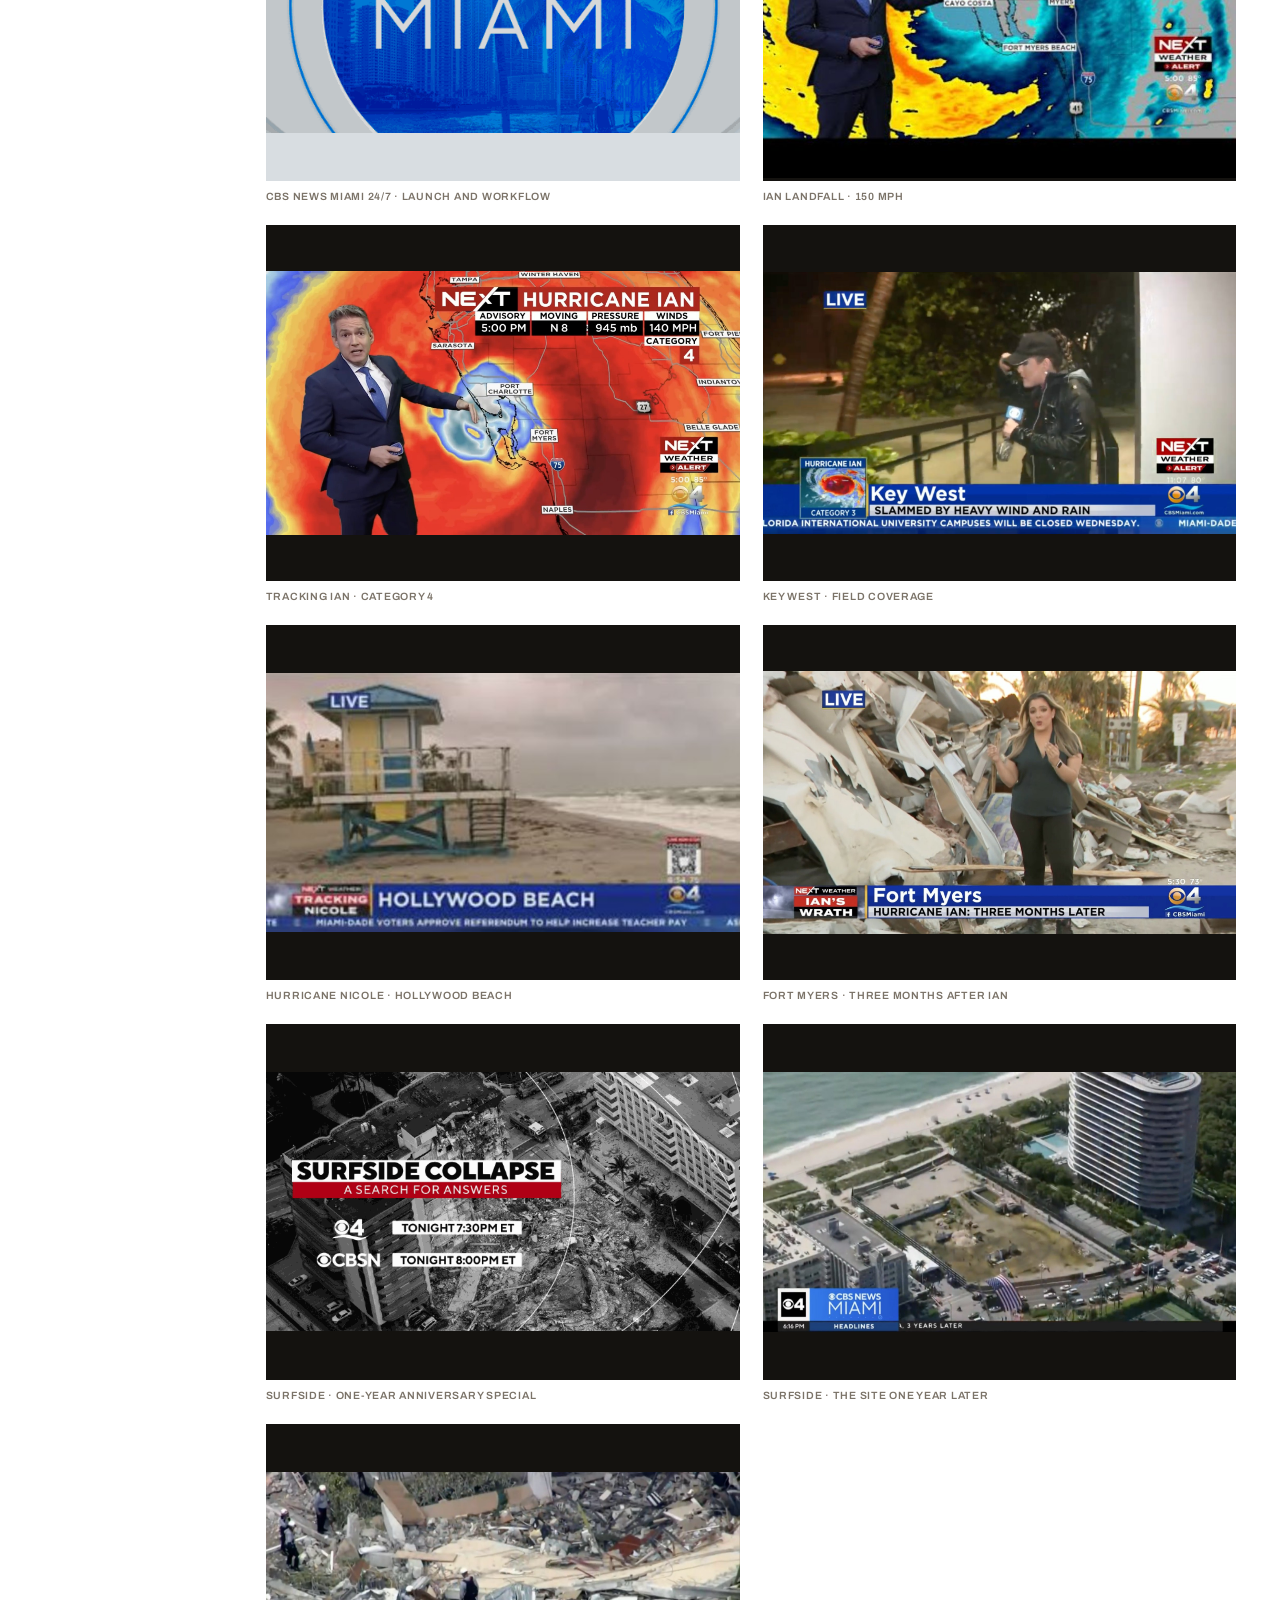
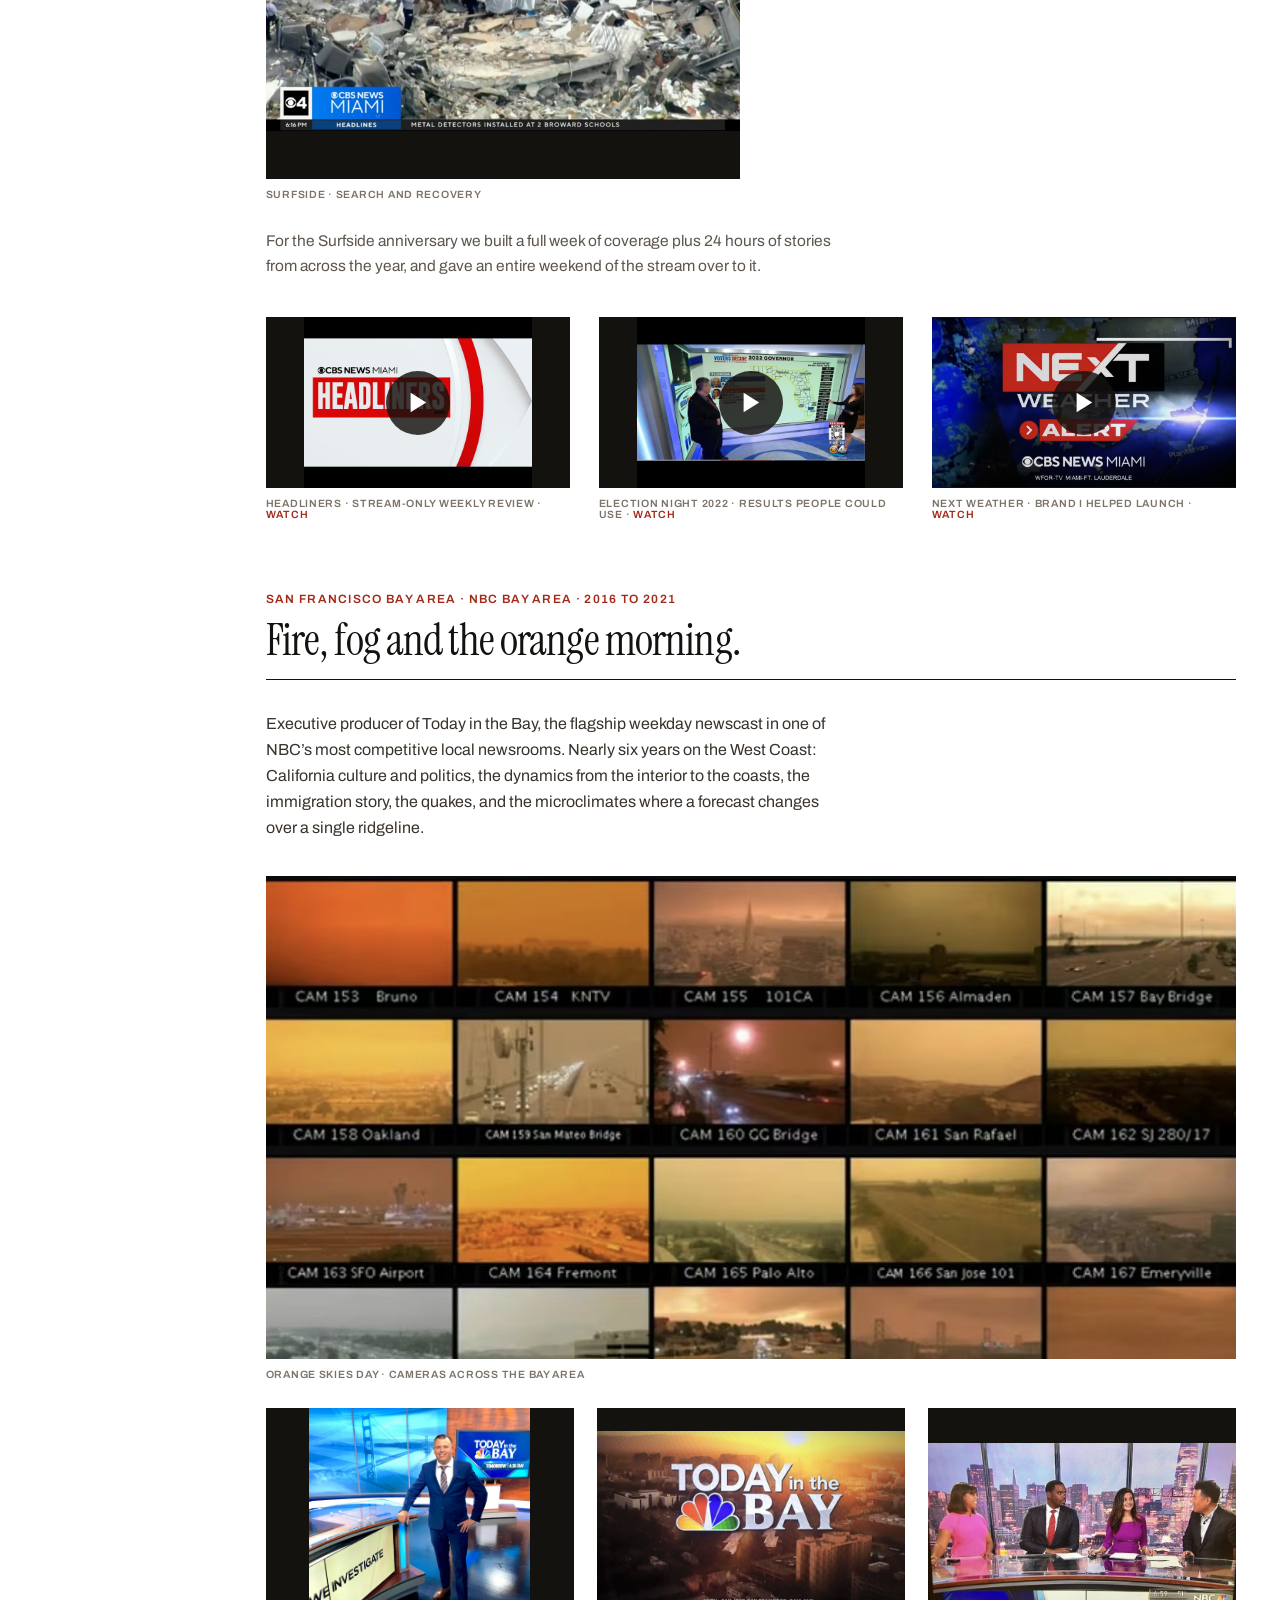
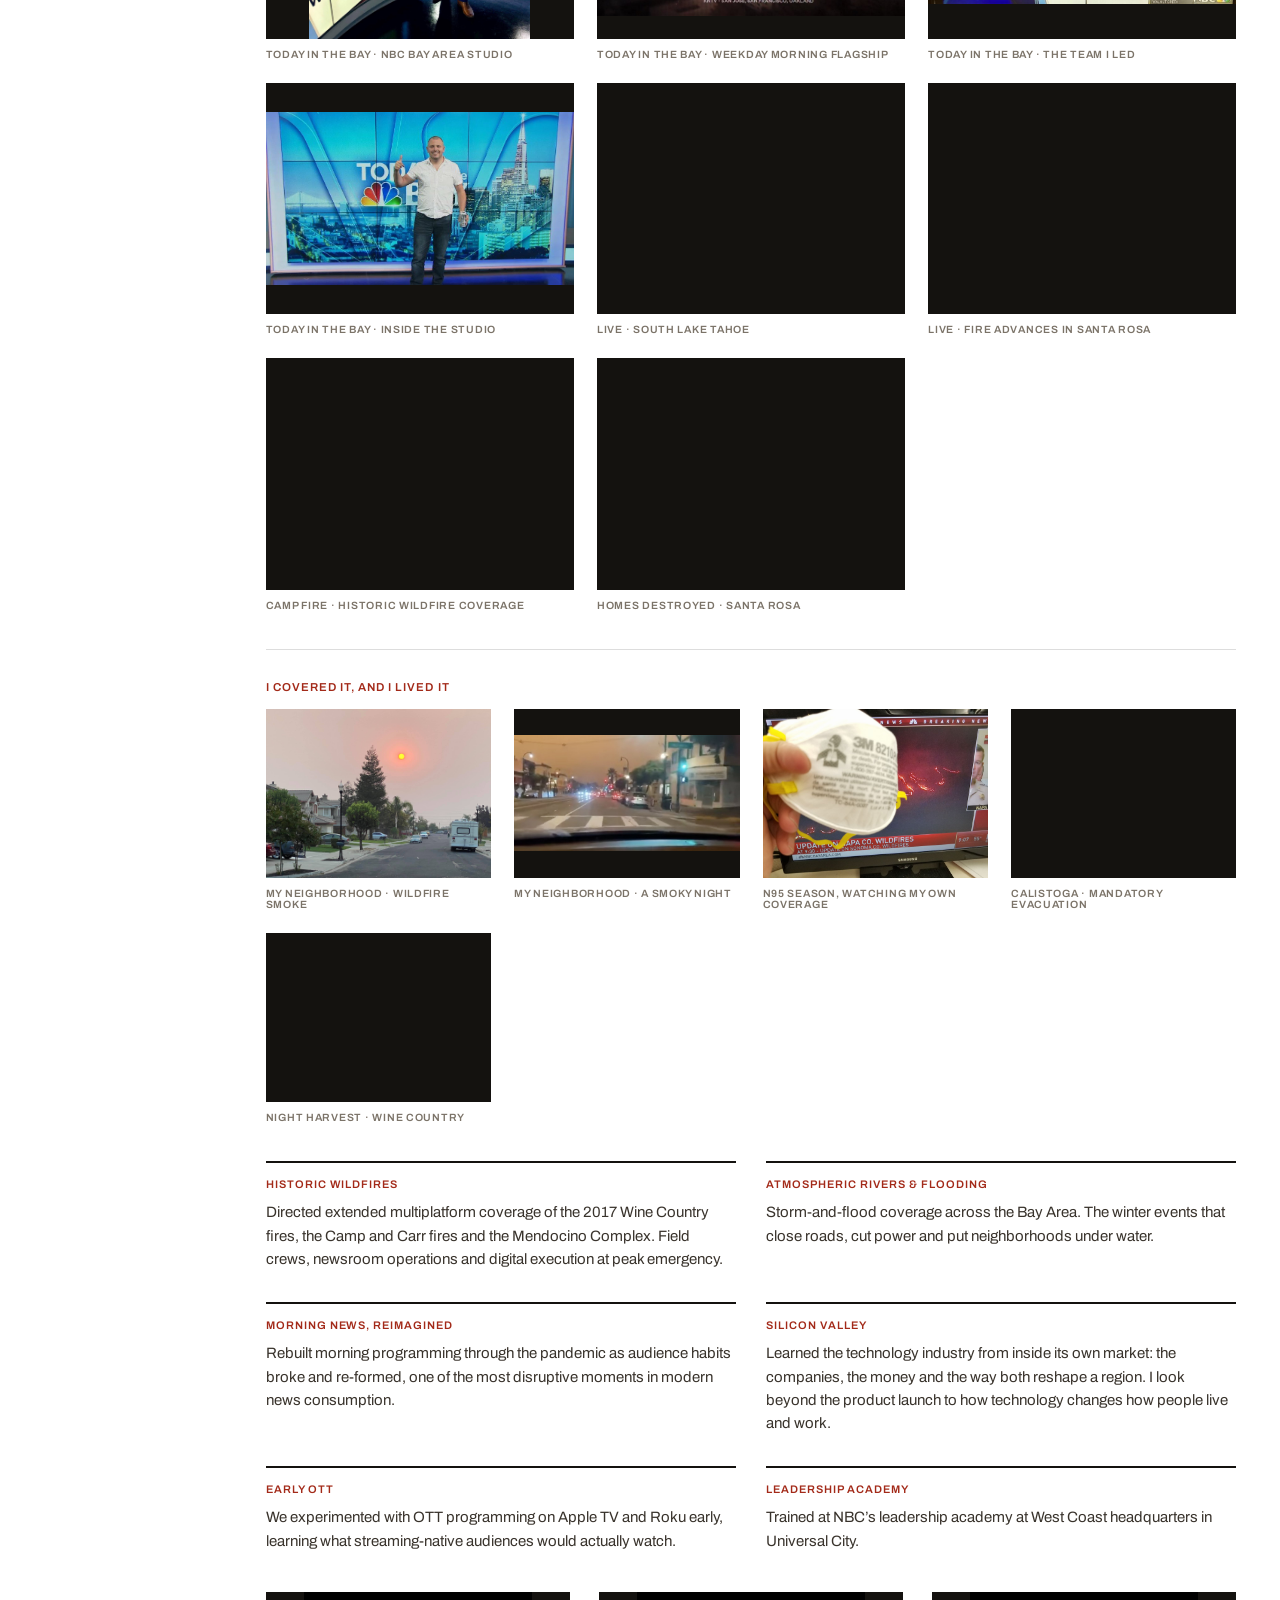
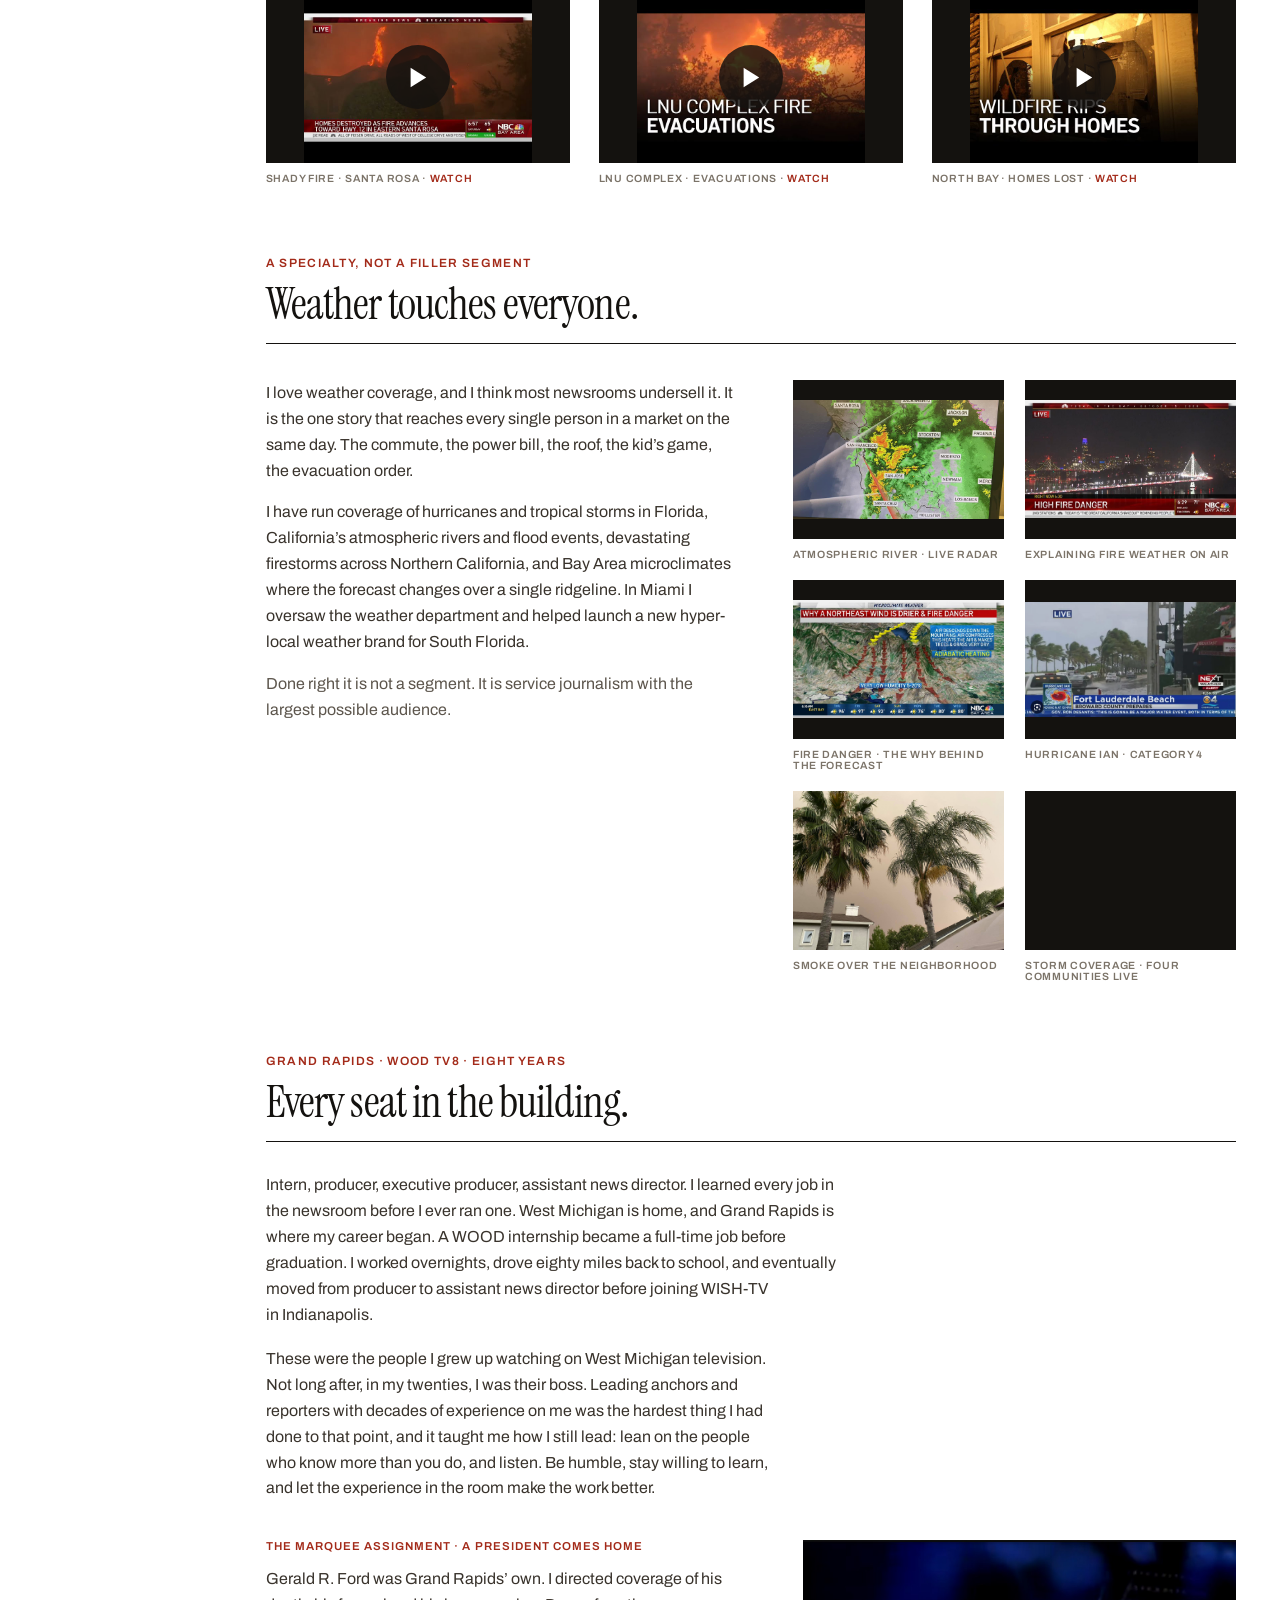
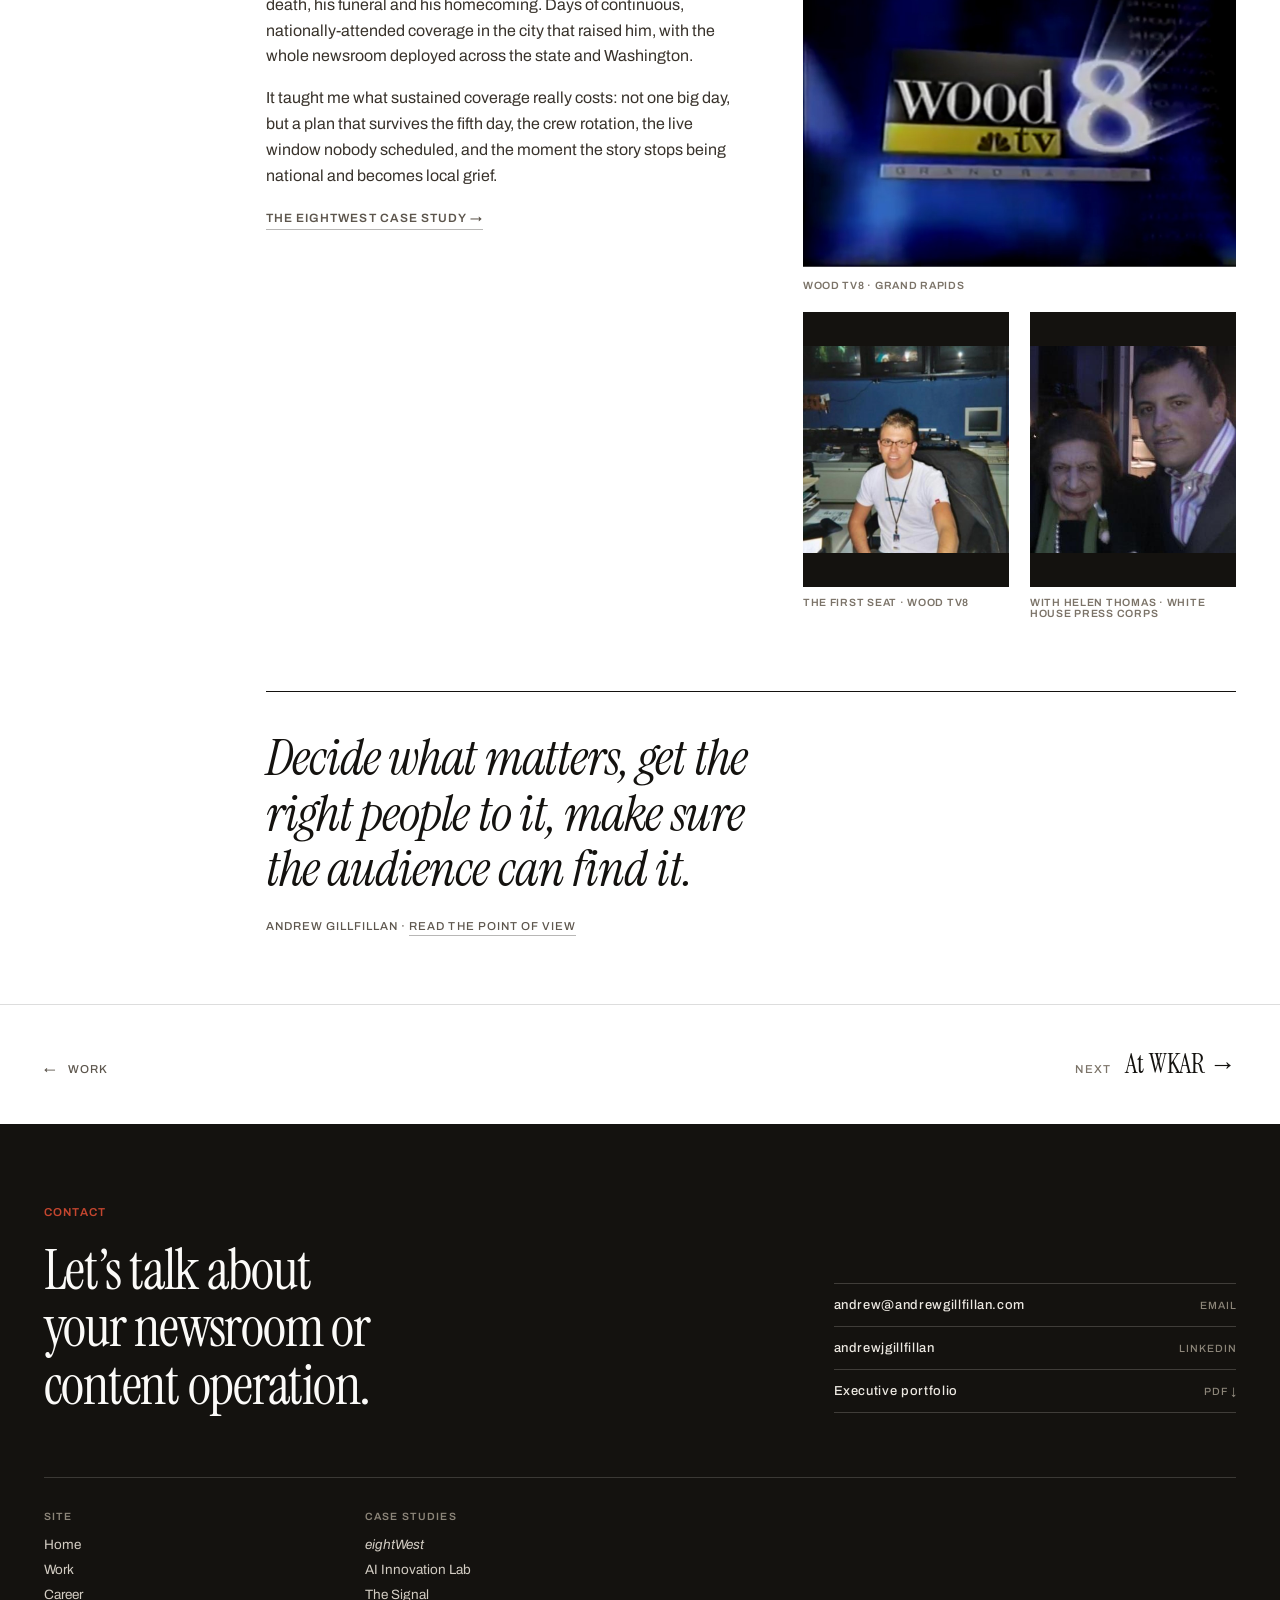
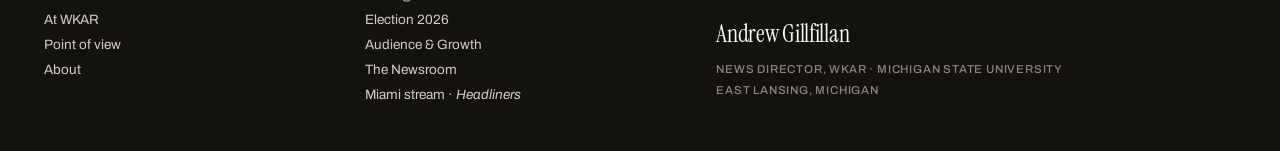
<file: career.html>
<!DOCTYPE html>

<html lang="en">
<head>
<meta charset="utf-8"/>
<meta content="width=device-width, initial-scale=1" name="viewport"/>
<title>Newsroom &amp; Content Leadership Career | Andrew Gillfillan</title>
<meta content="Andrew Gillfillan’s newsroom and content leadership career spans more than two decades and nine newsrooms, from Grand Rapids to Miami and the Bay Area." name="description"/>
<meta content="Andrew Gillfillan" name="author"/>
<meta content="#14120F" name="theme-color"/>
<meta content="article" property="og:type"/>
<meta content="Andrew Gillfillan" property="og:site_name"/>
<meta content="Newsroom &amp; Content Leadership Career | Andrew Gillfillan" property="og:title"/>
<meta content="More than two decades, nine newsrooms, coast to coast. Miami, the Bay Area, Indianapolis and Grand Rapids: breaking news, hurricanes, wildfires and the products built along the way." property="og:description"/>
<meta content="https://raw.githubusercontent.com/grahamandgoldadmin/andrewgillfillan-com/main/assets/social/andrew-gillfillan-share.jpg" property="og:image"/>
<meta content="summary_large_image" name="twitter:card"/>
<link href="favicon.svg" rel="icon" type="image/svg+xml"/>
<link href="https://fonts.googleapis.com" rel="preconnect"/>
<link crossorigin="" href="https://fonts.gstatic.com" rel="preconnect"/>
<link href="https://fonts.googleapis.com/css2?family=Instrument+Serif:ital@0;1&amp;family=Archivo:wght@400;500;600&amp;display=swap" rel="stylesheet"/>
<style>
*{box-sizing:border-box}
html,body{margin:0;padding:0}
html{scroll-behavior:smooth}
body{background:#fff;color:#14120F;font-family:Archivo,Helvetica,Arial,sans-serif;-webkit-font-smoothing:antialiased;text-rendering:optimizeLegibility}
img{display:block;max-width:100%}
a{color:inherit;text-decoration:none;transition:color .2s ease,border-color .2s ease,opacity .2s ease}
a:hover{color:#A32A19}
nav::-webkit-scrollbar{display:none}
::selection{background:#14120F;color:#fff}
a:focus-visible,button:focus-visible,[role=button]:focus-visible{outline:3px solid #A32A19;outline-offset:3px}
@media (prefers-reduced-motion: reduce){html{scroll-behavior:auto}}
</style>
<meta content="index,follow,max-image-preview:large,max-snippet:-1" name="robots"/>
<meta content="Andrew Gillfillan, Andy Gillfillan, news director, editorial leader, newsroom leadership, audience strategy, public media, WKAR, Michigan State University, editorial products, newsletters, streaming news, digital audience growth" name="keywords"/>
<link href="https://www.andrewgillfillan.com/career.html" rel="canonical"/>
<meta content="https://www.andrewgillfillan.com/career.html" property="og:url"/>
<meta content="en_US" property="og:locale"/>
<meta content="Andrew Gillfillan with breaking-news coverage from Florida, California and Miami" property="og:image:alt"/>
<meta content="Newsroom &amp; Content Leadership Career | Andrew Gillfillan" name="twitter:title"/>
<meta content="More than two decades, nine newsrooms, coast to coast. Miami, the Bay Area, Indianapolis and Grand Rapids: breaking news, hurricanes, wildfires and the products built along the way." name="twitter:description"/>
<meta content="https://raw.githubusercontent.com/grahamandgoldadmin/andrewgillfillan-com/main/assets/social/andrew-gillfillan-share.jpg" name="twitter:image"/>
<link href="apple-touch-icon.png" rel="apple-touch-icon" sizes="180x180"/>
<link href="site.webmanifest" rel="manifest"/>
<link href="assets/mobile-site.css?v=7" rel="stylesheet"/>
<meta content="Andrew Gillfillan with breaking-news coverage from Florida, California and Miami" name="twitter:image:alt"/><meta content="https://raw.githubusercontent.com/grahamandgoldadmin/andrewgillfillan-com/main/assets/social/andrew-gillfillan-share.jpg" property="og:image:secure_url"/><meta content="1200" property="og:image:width"/><meta content="630" property="og:image:height"/><meta content="image/jpeg" property="og:image:type"/><style id="ag-production-styles">.ag-skip-link:focus{left:clamp(18px,3.4vw,64px)!important;top:11px!important}
@media(max-width:700px){[data-section-nav]{display:none!important}}
@media(max-width:700px){.ag-primary-nav-shell{flex-wrap:wrap!important;align-items:flex-end!important;gap:3px!important;padding-top:12px!important;min-height:0!important}.ag-primary-nav-shell>a{width:100%;font-size:20px!important}.ag-primary-nav{width:100%;justify-content:space-between!important;gap:0!important;overflow:visible!important;font-size:9px!important;letter-spacing:.055em!important}.ag-primary-nav a{padding:9px 1px 10px!important}.ag-primary-nav-shell::after{display:none!important}.ag-page-meta,.ag-election-attributes{display:none!important}}
.ag-career-mobile-image{display:none}
.ag-career-chapter-image{display:none}
.ag-career-mobile-copy{display:none}
@media(max-width:700px){#miami,#california,#weather,#grand-rapids{scroll-margin-top:66px}.ag-career-mobile-image{display:block;flex:1 1 calc(100% + 36px);min-width:calc(100% + 36px);margin:0 -18px!important}.ag-career-desktop-image{display:none!important}.ag-career-stats{display:none!important}.ag-career-chapter-image{display:block!important;margin:18px 0 0!important}.ag-career-chapter-image img{display:block;width:100%;aspect-ratio:16/10;object-fit:cover}.ag-career-chapter-intro{display:none!important}.ag-career-mobile-copy{display:block!important;margin-top:18px!important}.ag-career-detail-grid{display:none!important}.ag-career-miami-gallery-lead,.ag-career-california-gallery-lead{display:none!important}}
.ag-hover-1:hover{color:#A32A19}
.ag-hover-2:hover{color:#A32A19}
.ag-hover-3:hover{color:#A32A19}
.ag-hover-4:hover{color:#A32A19}
.ag-hover-5:hover{color:#A32A19}
.ag-hover-6:hover{color:#A32A19}
.ag-hover-7:hover{color:#A32A19}
.ag-hover-8:hover{color:#A32A19}
.ag-hover-9:hover{color:#A32A19}
.ag-hover-10:hover{color:#A32A19}
.ag-hover-11:hover{color:#A32A19; border-bottom-color:#A32A19}
.ag-hover-12:hover{color:#A32A19; border-bottom-color:#A32A19}
.ag-hover-13:hover{color:#A32A19}
.ag-hover-14:hover{color:#A32A19}
.ag-hover-15:hover{color:#E0785F}
.ag-hover-16:hover{color:#E0785F}
.ag-hover-17:hover{color:#E0785F}
.ag-hover-18:hover{color:#fff}
.ag-hover-19:hover{color:#fff}
.ag-hover-20:hover{color:#fff}
.ag-hover-21:hover{color:#fff}
.ag-hover-22:hover{color:#fff}
.ag-hover-23:hover{color:#fff}
.ag-hover-24:hover{color:#fff}
.ag-hover-25:hover{color:#fff}
.ag-hover-26:hover{color:#fff}
.ag-hover-27:hover{color:#fff}
.ag-hover-28:hover{color:#fff}
.ag-hover-29:hover{color:#fff}
.ag-after-1::after{content:''; position:absolute; right:0; top:1px; bottom:1px; width:clamp(0px,4vw,34px); pointer-events:none; background:linear-gradient(to right, rgba(255,255,255,0), rgba(255,255,255,.96))}</style>
<style id="ag-career-image-fixes">
.ag-career-miami-gallery img,.ag-career-california-gallery img,.ag-career-lived-gallery img,.ag-career-weather-gallery img,.ag-career-miami-video-grid img,.ag-career-california-video-grid img,.ag-career-wood-gallery img{object-fit:contain!important;background:#14120F}
@media(max-width:700px){
  .ag-page-career .ag-career-chapter-image img{object-fit:contain!important;background:#14120F}
  body.ag-page-career main#main #miami>div.ag-career-miami-gallery,body.ag-page-career main#main #miami>div.ag-career-miami-video-grid,body.ag-page-career main#main #california>div.ag-career-california-gallery,body.ag-page-career main#main #california>div.ag-career-california-video-grid,body.ag-page-career main#main .ag-career-lived-gallery,body.ag-page-career main#main #weather .ag-career-weather-gallery,body.ag-page-career main#main #grand-rapids .ag-career-wood-gallery{display:grid!important;grid-template-columns:none!important;grid-auto-flow:column;grid-auto-columns:min(82vw,330px);gap:14px!important;overflow-x:auto;overscroll-behavior-inline:contain;scroll-snap-type:x mandatory;scroll-padding-inline:18px;scrollbar-width:none;margin:22px -18px 0!important;padding:0 18px 12px!important}
  body.ag-page-career main#main #miami>div.ag-career-miami-gallery>figure,body.ag-page-career main#main #miami>div.ag-career-miami-video-grid>figure,body.ag-page-career main#main #california>div.ag-career-california-gallery>figure,body.ag-page-career main#main #california>div.ag-career-california-video-grid>figure,body.ag-page-career main#main .ag-career-lived-gallery>figure,body.ag-page-career main#main #weather .ag-career-weather-gallery>figure,body.ag-page-career main#main #grand-rapids .ag-career-wood-gallery>figure{display:block!important;scroll-snap-align:start;min-width:0}
  body.ag-page-career main#main #california>div:has(.ag-career-lived-gallery),body.ag-page-career main#main #grand-rapids>div:has(.ag-career-wood-gallery),body.ag-page-career main#main #weather>div:has(.ag-career-weather-gallery){display:block!important}
  .ag-page-career .ag-career-miami-gallery img,.ag-page-career .ag-career-california-gallery img,.ag-page-career .ag-career-lived-gallery img,.ag-page-career .ag-career-weather-gallery img,.ag-page-career .ag-career-miami-video-grid img,.ag-page-career .ag-career-california-video-grid img,.ag-page-career .ag-career-wood-gallery img{display:block;width:100%;aspect-ratio:4/3!important;object-fit:contain!important;background:#14120F}
  .ag-page-career .ag-career-miami-video-grid a,.ag-page-career .ag-career-california-video-grid a{aspect-ratio:4/3!important}
}
</style></head>
<body class="ag-page-career">
<header style="position:sticky; top:0; z-index:800; background:rgba(255,255,255,.94); backdrop-filter:saturate(140%) blur(8px); -webkit-backdrop-filter:saturate(140%) blur(8px); border-bottom:1px solid rgba(20,18,15,.14);">
<a class="ag-skip-link" href="#main" style="position:absolute; left:-9999px; top:0; background:#14120F; color:#fff; padding:10px 16px; font-size:12px; letter-spacing:.08em; text-transform:uppercase;">Skip to content</a>
<div class="ag-primary-nav-shell ag-after-1" style="position:relative; max-width:1600px; margin:0 auto; padding:0 clamp(18px,3.4vw,64px); display:flex; align-items:center; justify-content:space-between; gap:clamp(12px,2vw,24px); min-height:62px;">
<a href="index.html" style="font-family:'Instrument Serif',Georgia,serif; font-size:clamp(17px,4.3vw,23px); letter-spacing:-.01em; line-height:1; white-space:nowrap; flex:0 0 auto;">Andrew Gillfillan</a>
<nav aria-label="Primary" class="ag-primary-nav" style="display:flex; align-items:center; gap:clamp(11px,1.9vw,30px); overflow-x:auto; -ms-overflow-style:none; scrollbar-width:none; font-size:11.5px; font-weight:500; letter-spacing:.1em; text-transform:uppercase;">
<a class="ag-hover-1" href="index.html" style="white-space:nowrap; padding:8px 0; border-bottom:2px solid transparent; color:#5D564D;">Home</a>
<a class="ag-hover-2" href="work.html" style="white-space:nowrap; padding:8px 0; border-bottom:2px solid transparent; color:#5D564D;">Work</a>
<a aria-current="page" class="ag-hover-4" href="career.html" style="white-space:nowrap; padding:8px 0; border-bottom:2px solid #A32A19; color:#14120F; font-weight:600;">Career</a>
<a class="ag-hover-3" href="at-wkar.html" style="white-space:nowrap; padding:8px 0; border-bottom:2px solid transparent; color:#5D564D;">At WKAR</a>

<a class="ag-hover-5" href="point-of-view.html" style="white-space:nowrap; padding:8px 0; border-bottom:2px solid transparent; color:#5D564D;">Point of view</a>
<a class="ag-hover-6" href="about.html" style="white-space:nowrap; padding:8px 0; border-bottom:2px solid transparent; color:#5D564D;">About</a>
</nav>
</div>
</header>
<main id="main">
<section style="max-width:1600px; margin:0 auto; padding:clamp(13px,1.5vw,20px) clamp(18px,3.4vw,64px) 0;">
<div class="ag-page-meta" style="display:flex; flex-wrap:wrap; justify-content:space-between; gap:10px 28px; padding-bottom:14px; border-bottom:1px solid rgba(20,18,15,.14); font-size:11.5px; font-weight:500; letter-spacing:.09em; text-transform:uppercase; color:#5D564D;">
<span>Leadership &amp; career</span><span>Top-10 to small markets</span><span>Commercial television and public media</span>
</div>
<div style="display:flex; flex-wrap:wrap; gap:clamp(30px,4.4vw,80px); padding:clamp(34px,4.6vw,76px) 0 clamp(28px,3.4vw,52px);">
<div style="flex:3 1 480px; min-width:0;">
<p style="margin:0; font-size:12px; font-weight:600; letter-spacing:.11em; text-transform:uppercase; color:#A32A19;">Lansing to Miami, the Bay Area and back</p>
<h1 style="margin:clamp(16px,1.9vw,28px) 0 0; font-family:'Instrument Serif',Georgia,serif; font-weight:400; font-size:clamp(46px,6.4vw,106px); line-height:.94; letter-spacing:-.024em; text-wrap:balance;">More than two decades, nine newsrooms.</h1>
<p style="margin:clamp(22px,2.6vw,36px) 0 0; max-width:56ch; font-size:clamp(16.5px,1.12vw,19.5px); line-height:1.62; color:#39332C; text-wrap:pretty;">I have run coverage of a president’s funeral, hurricanes and tropical storms, California flood events, some of the state’s most destructive wildfire seasons, and the morning the Bay Area sky turned orange. I have launched a 24-hour streaming channel, a lifestyle show and two newsletters, and experimented early with OTT.</p>
<p style="margin:18px 0 0; max-width:56ch; font-size:16px; line-height:1.62; color:#5D564D; text-wrap:pretty;">The work is always the same: decide what matters, get the right people to it, and make sure the audience can find it.</p>
<p class="ag-mobile-only ag-career-mobile-deck">More than two decades across nine newsrooms: breaking news, weather, streaming and public media. The pattern is the same. Decide what matters, build the team and make sure the audience can find it.</p>
</div><figure class="ag-career-mobile-image" data-lightbox="The control room at NBC Bay Area" data-reveal="" style="margin:0;">
<img alt="The control room at NBC Bay Area" decoding="async" fetchpriority="high" loading="eager" src="assets/career/bay-control-room.jpg" style="width:100%; height:clamp(300px,42vw,600px); object-fit:cover; object-position:center 45%;" width="2048" height="1536"/>
<figcaption style="max-width:1600px; margin:0 auto; padding:14px clamp(18px,3.4vw,64px) 0; font-size:11px; font-weight:500; letter-spacing:.07em; text-transform:uppercase; color:#7B7368;">Control room · NBC Bay Area</figcaption>
</figure>
<div class="ag-career-stats" style="flex:2 1 280px; min-width:0; display:grid; grid-template-columns:1fr 1fr; gap:clamp(18px,2vw,28px); align-content:end;">
<div><p style="margin:0; font-family:'Instrument Serif',Georgia,serif; font-size:clamp(38px,3.8vw,58px); line-height:.9;">25</p><p style="margin:10px 0 0; font-size:13.5px; line-height:1.5; color:#5D564D;">Years leading and developing multiplatform newsrooms</p></div>
<div><p style="margin:0; font-family:'Instrument Serif',Georgia,serif; font-size:clamp(38px,3.8vw,58px); line-height:.9;">9</p><p style="margin:10px 0 0; font-size:13.5px; line-height:1.5; color:#5D564D;">Newsrooms. Major, mid and small markets, coast to coast</p></div>
<div><p style="margin:0; font-family:'Instrument Serif',Georgia,serif; font-size:clamp(38px,3.8vw,58px); line-height:.9;">2</p><p style="margin:10px 0 0; font-size:13.5px; line-height:1.5; color:#5D564D;">Top-10 markets, plus two top-15 markets</p></div>
<div><p style="margin:0; font-family:'Instrument Serif',Georgia,serif; font-size:clamp(38px,3.8vw,58px); line-height:.9; color:#A32A19;">5+</p><p style="margin:10px 0 0; font-size:13.5px; line-height:1.5; color:#5D564D;">Years in California. Culture, politics, fire, quakes, immigration</p></div>
</div>
</div>
</section>
<figure class="ag-career-desktop-image" data-lightbox="The control room at NBC Bay Area" data-reveal="" style="margin:0;">
<img alt="The control room at NBC Bay Area" decoding="async" fetchpriority="high" loading="eager" src="assets/career/bay-control-room.jpg" style="width:100%; height:clamp(300px,42vw,600px); object-fit:cover; object-position:center 45%;" width="2048" height="1536"/>
<figcaption style="max-width:1600px; margin:0 auto; padding:14px clamp(18px,3.4vw,64px) 0; font-size:11px; font-weight:500; letter-spacing:.07em; text-transform:uppercase; color:#7B7368;">Control room · NBC Bay Area</figcaption>
</figure>
<section class="ag-career-arc" id="full-arc" style="max-width:1600px;margin:0 auto;padding:clamp(52px,6.4vw,96px) clamp(18px,3.4vw,64px) 0;">
<div data-reveal="" style="display:flex;flex-wrap:wrap;align-items:end;justify-content:space-between;gap:18px 40px;border-bottom:1px solid #14120F;padding-bottom:16px;">
<div><p style="margin:0;font-size:12px;font-weight:600;letter-spacing:.11em;text-transform:uppercase;color:#A32A19;">The full arc · nine newsrooms</p><h2 style="margin:12px 0 0;font-family:'Instrument Serif',Georgia,serif;font-weight:400;font-size:clamp(32px,4.2vw,66px);line-height:1;letter-spacing:-.022em;">Every stop built a different muscle.</h2></div>
<p style="margin:0;max-width:42ch;font-size:15.5px;line-height:1.6;color:#5D564D;">From producing weekends while still in college to leading a Big Ten public media newsroom.</p>
</div>
<div class="ag-career-arc-grid" data-reveal="" style="display:grid;grid-template-columns:repeat(auto-fit,minmax(min(100%,400px),1fr));gap:1px;margin-top:clamp(26px,3vw,44px);background:transparent;border:1px solid rgba(20,18,15,.14);">
<article class="ag-career-arc-card" style="background:#fff;padding:24px;outline:1px solid rgba(20,18,15,.14);"><p style="margin:0;font-size:10.5px;font-weight:600;letter-spacing:.09em;text-transform:uppercase;color:#A32A19;">2025–present · East Lansing</p><h3 style="margin:10px 0 0;font-family:'Instrument Serif',Georgia,serif;font-size:29px;font-weight:400;line-height:1.05;">WKAR at Michigan State University (Big Ten)</h3><p style="margin:6px 0 0;font-size:12px;font-weight:600;letter-spacing:.06em;text-transform:uppercase;color:#7B7368;">News Director</p><p style="margin:14px 0 0;font-size:14.5px;line-height:1.55;color:#39332C;">Launched three editorial products, enterprise hubs and contribution systems while daily-average active users increased about 100%.</p></article>
<article class="ag-career-arc-card" style="background:#fff;padding:24px;outline:1px solid rgba(20,18,15,.14);"><p style="margin:0;font-size:10.5px;font-weight:600;letter-spacing:.09em;text-transform:uppercase;color:#A32A19;">2021–2023 · Miami</p><h3 style="margin:10px 0 0;font-family:'Instrument Serif',Georgia,serif;font-size:29px;font-weight:400;line-height:1.05;">CBS News Miami</h3><p style="margin:6px 0 0;font-size:12px;font-weight:600;letter-spacing:.06em;text-transform:uppercase;color:#7B7368;">Assistant News Director</p><p style="margin:14px 0 0;font-size:14.5px;line-height:1.55;color:#39332C;">Helped lead a 100+ employee operation, hired 30+ people and built the staffing and workflows behind the 24-hour stream and <em>Headliners</em>.</p></article>
<article class="ag-career-arc-card" style="background:#fff;padding:24px;outline:1px solid rgba(20,18,15,.14);"><p style="margin:0;font-size:10.5px;font-weight:600;letter-spacing:.09em;text-transform:uppercase;color:#A32A19;">2016–2021 · San Francisco Bay Area</p><h3 style="margin:10px 0 0;font-family:'Instrument Serif',Georgia,serif;font-size:29px;font-weight:400;line-height:1.05;">NBC Bay Area</h3><p style="margin:6px 0 0;font-size:12px;font-weight:600;letter-spacing:.06em;text-transform:uppercase;color:#7B7368;">Executive Producer</p><p style="margin:14px 0 0;font-size:14.5px;line-height:1.55;color:#39332C;">Led <em>Today in the Bay</em>, directed historic wildfire coverage, experimented early with OTT and rebuilt morning programming through COVID.</p></article>
<article class="ag-career-arc-card" style="background:#fff;padding:24px;outline:1px solid rgba(20,18,15,.14);"><p style="margin:0;font-size:10.5px;font-weight:600;letter-spacing:.09em;text-transform:uppercase;color:#A32A19;">2015–2016 · Houston</p><h3 style="margin:10px 0 0;font-family:'Instrument Serif',Georgia,serif;font-size:29px;font-weight:400;line-height:1.05;">FOX Television Stations</h3><p style="margin:6px 0 0;font-size:12px;font-weight:600;letter-spacing:.06em;text-transform:uppercase;color:#7B7368;">Executive Producer</p><p style="margin:14px 0 0;font-size:14.5px;line-height:1.55;color:#39332C;">Oversaw morning news programming, daily editorial execution and live coverage in a top-10 market.</p></article>
<article class="ag-career-arc-card" style="background:#fff;padding:24px;outline:1px solid rgba(20,18,15,.14);"><p style="margin:0;font-size:10.5px;font-weight:600;letter-spacing:.09em;text-transform:uppercase;color:#A32A19;">2013–2015 · Grand Rapids</p><h3 style="margin:10px 0 0;font-family:'Instrument Serif',Georgia,serif;font-size:29px;font-weight:400;line-height:1.05;">FOX 17 · WXMI</h3><p style="margin:6px 0 0;font-size:12px;font-weight:600;letter-spacing:.06em;text-transform:uppercase;color:#7B7368;">Assistant News Director</p><p style="margin:14px 0 0;font-size:14.5px;line-height:1.55;color:#39332C;">Managed daily newsroom operations, audience development and digital strategy in West Michigan.</p></article>
<article class="ag-career-arc-card" style="background:#fff;padding:24px;outline:1px solid rgba(20,18,15,.14);"><p style="margin:0;font-size:10.5px;font-weight:600;letter-spacing:.09em;text-transform:uppercase;color:#A32A19;">2012–2013 · Detroit</p><h3 style="margin:10px 0 0;font-family:'Instrument Serif',Georgia,serif;font-size:29px;font-weight:400;line-height:1.05;">WDIV Local 4</h3><p style="margin:6px 0 0;font-size:12px;font-weight:600;letter-spacing:.06em;text-transform:uppercase;color:#7B7368;">Executive Producer</p><p style="margin:14px 0 0;font-size:14.5px;line-height:1.55;color:#39332C;">Oversaw morning news across broadcast and ClickOnDetroit in one of the country’s most demanding breaking-news markets.</p></article>
<article class="ag-career-arc-card" style="background:#fff;padding:24px;outline:1px solid rgba(20,18,15,.14);"><p style="margin:0;font-size:10.5px;font-weight:600;letter-spacing:.09em;text-transform:uppercase;color:#A32A19;">2009–2012 · Indianapolis</p><h3 style="margin:10px 0 0;font-family:'Instrument Serif',Georgia,serif;font-size:29px;font-weight:400;line-height:1.05;">WISH-TV</h3><p style="margin:6px 0 0;font-size:12px;font-weight:600;letter-spacing:.06em;text-transform:uppercase;color:#7B7368;">Assistant News Director</p><p style="margin:14px 0 0;font-size:14.5px;line-height:1.55;color:#39332C;">Moved to the group’s flagship newsroom to manage daily operations, severe-weather coverage and digital strategy.</p></article>
<article class="ag-career-arc-card" style="background:#fff;padding:24px;outline:1px solid rgba(20,18,15,.14);"><p style="margin:0;font-size:10.5px;font-weight:600;letter-spacing:.09em;text-transform:uppercase;color:#A32A19;">2001–2009 · Grand Rapids</p><h3 style="margin:10px 0 0;font-family:'Instrument Serif',Georgia,serif;font-size:29px;font-weight:400;line-height:1.05;">WOOD TV8</h3><p style="margin:6px 0 0;font-size:12px;font-weight:600;letter-spacing:.06em;text-transform:uppercase;color:#7B7368;">Intern → Assistant News Director</p><p style="margin:14px 0 0;font-size:14.5px;line-height:1.55;color:#39332C;">Learned every seat, directed President Ford’s homecoming coverage and conceived the enduring <em>eightWest</em> franchise.</p></article>
<article class="ag-career-arc-card" style="background:#fff;padding:24px;outline:1px solid rgba(20,18,15,.14);"><p style="margin:0;font-size:10.5px;font-weight:600;letter-spacing:.09em;text-transform:uppercase;color:#A32A19;">While at Central Michigan University</p><h3 style="margin:10px 0 0;font-family:'Instrument Serif',Georgia,serif;font-size:29px;font-weight:400;line-height:1.05;">WLNS-TV · Lansing</h3><p style="margin:6px 0 0;font-size:12px;font-weight:600;letter-spacing:.06em;text-transform:uppercase;color:#7B7368;">Weekend Newscast Producer</p><p style="margin:14px 0 0;font-size:14.5px;line-height:1.55;color:#39332C;">Began producing weekend newscasts while still enrolled, a working start before graduation.</p></article>
</div>
</section>
<div style="max-width:1600px; margin:0 auto; padding:0 clamp(18px,3.4vw,64px); display:flex; flex-wrap:wrap; gap:clamp(28px,3.6vw,68px);">
<nav aria-label="On this page" data-section-nav="" style="flex:0 1 176px; min-width:150px; position:sticky; top:78px; align-self:flex-start; padding-top:clamp(46px,5.6vw,92px); display:flex; flex-direction:column; font-size:11.5px; font-weight:500; letter-spacing:.06em;">
<a href="#full-arc" style="padding:9px 0 9px 14px; border-left:2px solid rgba(20,18,15,.16); color:#5D564D;">Full career arc</a>
<a class="ag-hover-7" href="#miami" style="padding:9px 0 9px 14px; border-left:2px solid rgba(20,18,15,.16); color:#5D564D;">CBS News Miami</a>
<a class="ag-hover-8" href="#california" style="padding:9px 0 9px 14px; border-left:2px solid rgba(20,18,15,.16); color:#5D564D;">NBC Bay Area</a>
<a class="ag-hover-9" href="#weather" style="padding:9px 0 9px 14px; border-left:2px solid rgba(20,18,15,.16); color:#5D564D;">Weather</a>
<a class="ag-hover-10" href="#grand-rapids" style="padding:9px 0 9px 14px; border-left:2px solid rgba(20,18,15,.16); color:#5D564D;">West Michigan</a>
</nav>
<div style="flex:1 1 620px; min-width:0;">
<section id="miami" style="padding-top:clamp(46px,5.6vw,92px);">
<div data-reveal="" style="border-bottom:1px solid #14120F; padding-bottom:16px;">
<p style="margin:0; font-size:12px; font-weight:600; letter-spacing:.11em; text-transform:uppercase; color:#A32A19;">Miami–Ft. Lauderdale · WFOR, CBS News Miami · 2021 to 2023</p>
<h2 style="margin:12px 0 0; font-family:'Instrument Serif',Georgia,serif; font-weight:400; font-size:clamp(30px,3.4vw,52px); line-height:1.04; letter-spacing:-.02em; max-width:24ch; text-wrap:balance;">We turned it into an impact-first newsroom.</h2>
</div>
<figure class="ag-career-chapter-image" data-lightbox="CBS News Miami streaming channel logo" style="margin:0;"><img alt="CBS News Miami streaming channel logo" decoding="async" loading="lazy" src="assets/miami/cbs-news-miami-stream-logo.png" style="object-fit:contain; background:#D8DDE1;" width="592" height="324"/><figcaption style="margin-top:10px; font-size:10.5px; font-weight:600; letter-spacing:.07em; text-transform:uppercase; color:#7B7368;">CBS News Miami 24/7 · launched January 24, 2022</figcaption></figure>
<p class="ag-career-chapter-intro" data-reveal="" style="margin:clamp(20px,2.4vw,32px) 0 0; max-width:64ch; font-size:16px; line-height:1.62; color:#39332C; text-wrap:pretty;">A top-15 market, a 100+ employee operation, and one of the busiest hurricane and breaking-news markets in the country. I was assistant news director.</p>
<p class="ag-career-mobile-copy" style="margin:0; max-width:64ch; font-size:16px; line-height:1.62; color:#39332C; text-wrap:pretty;">As assistant news director in a top-15 market, I helped lead a 100+ employee newsroom through hurricanes, breaking news and a shift toward impact-first reporting. I recruited and onboarded more than 30 employees, oversaw the weather department and helped launch its hyper-local brand, and directed the staffing, workflows and daily execution behind CBS News Miami’s 24-hour stream, launched January 24, 2022. I also created <em>Headliners</em>, a streaming-native weekly review launched in two weeks.</p>
<div class="ag-career-detail-grid" data-reveal="" style="display:grid; grid-template-columns:repeat(auto-fit,minmax(min(100%,240px),1fr)); gap:clamp(22px,2.4vw,40px); margin-top:clamp(24px,2.8vw,42px);">
<div style="border-top:2px solid #A32A19; padding-top:15px;"><p style="margin:0; font-size:11px; font-weight:600; letter-spacing:.09em; text-transform:uppercase; color:#A32A19;">The impact filter</p><p style="margin:11px 0 0; font-size:15px; line-height:1.56; color:#39332C;">We shifted coverage away from commodity crime and press-release stories toward accountability journalism. During that period, the 11 p.m. newscast climbed to #1 in the market.</p></div>
<div style="border-top:2px solid #14120F; padding-top:15px;"><p style="margin:0; font-size:11px; font-weight:600; letter-spacing:.09em; text-transform:uppercase; color:#14120F;">The 24-hour stream</p><p style="margin:11px 0 0; font-size:15px; line-height:1.56; color:#39332C;">I oversaw the January 24, 2022 launch of the 24-hour CBS News Miami streaming channel: staffing models, workflows, original programming and daily editorial execution.</p></div>
<div style="border-top:2px solid #14120F; padding-top:15px;"><p style="margin:0; font-size:11px; font-weight:600; letter-spacing:.09em; text-transform:uppercase; color:#14120F;">The weather department</p><p style="margin:11px 0 0; font-size:15px; line-height:1.56; color:#39332C;">I oversaw the weather department, directing its focus toward high-impact disruptive-weather storytelling and helping launch a new hyper-local weather brand for South Florida.</p></div>
<div style="border-top:2px solid #14120F; padding-top:15px;"><p style="margin:0; font-size:11px; font-weight:600; letter-spacing:.09em; text-transform:uppercase; color:#14120F;">Rebuilding capacity</p><p style="margin:11px 0 0; font-size:15px; line-height:1.56; color:#39332C;">30+ employees recruited, hired and onboarded during my tenure, rapidly rebuilding newsroom depth, plus coaching anchors and reporters toward original storytelling.</p></div>
</div>
<div class="ag-career-miami-gallery" data-reveal="" style="display:grid; grid-template-columns:repeat(auto-fit,minmax(min(100%,330px),1fr)); gap:clamp(16px,1.8vw,26px); margin-top:clamp(26px,3vw,44px);">
<figure class="ag-career-miami-gallery-lead" data-lightbox="CBS News Miami streaming channel logo" style="margin:0;"><img alt="CBS News Miami streaming channel logo" decoding="async" loading="lazy" src="assets/miami/cbs-news-miami-stream-logo.png" style="width:100%; aspect-ratio:4/3; object-fit:contain; background:#D8DDE1;" width="592" height="324"/><figcaption style="margin-top:10px; font-size:10.5px; font-weight:600; letter-spacing:.07em; text-transform:uppercase; color:#7B7368;">CBS News Miami 24/7 · launch and workflow</figcaption></figure>
<figure data-lightbox="Ian landfall · 150 mph" style="margin:0;"><img alt="Hurricane Ian landfall coverage" decoding="async" loading="lazy" src="assets/career/ian-2.jpg" style="width:100%; aspect-ratio:4/3; object-fit:contain; background:#14120F;" width="940" height="694"/><figcaption style="margin-top:10px; font-size:10.5px; font-weight:600; letter-spacing:.07em; text-transform:uppercase; color:#7B7368;">Ian landfall · 150 mph</figcaption></figure>
<figure data-lightbox="Tracking Ian · Category 4" style="margin:0;"><img alt="CBS News Miami tracking Hurricane Ian as a Category 4 storm" decoding="async" loading="lazy" src="assets/miami/tracking-ian-highres.jpg" style="width:100%; aspect-ratio:4/3; object-fit:contain; background:#14120F;" width="1800" height="1003"/><figcaption style="margin-top:10px; font-size:10.5px; font-weight:600; letter-spacing:.07em; text-transform:uppercase; color:#7B7368;">Tracking Ian · Category 4</figcaption></figure>
<figure data-lightbox="Key West · field coverage" style="margin:0;"><img alt="Field coverage from Key West" decoding="async" loading="lazy" src="assets/career/miami-key-west.jpg" style="width:100%; aspect-ratio:4/3; object-fit:contain; background:#14120F;" width="1500" height="831"/><figcaption style="margin-top:10px; font-size:10.5px; font-weight:600; letter-spacing:.07em; text-transform:uppercase; color:#7B7368;">Key West · field coverage</figcaption></figure>
<figure data-lightbox="Hurricane Nicole · Hollywood Beach" style="margin:0;"><img alt="Hurricane Nicole coverage from Hollywood Beach" decoding="async" loading="lazy" src="assets/career/nicole.jpg" style="width:100%; aspect-ratio:4/3; object-fit:contain; background:#14120F;" width="594" height="324"/><figcaption style="margin-top:10px; font-size:10.5px; font-weight:600; letter-spacing:.07em; text-transform:uppercase; color:#7B7368;">Hurricane Nicole · Hollywood Beach</figcaption></figure>
<figure data-lightbox="Fort Myers · three months after Ian" style="margin:0;"><img alt="CBS News Miami reporter standing amid Hurricane Ian destruction in Fort Myers" decoding="async" loading="lazy" src="assets/miami/fort-myers-three-months.jpg" style="width:100%; aspect-ratio:4/3; object-fit:contain; background:#14120F;" width="1800" height="999"/><figcaption style="margin-top:10px; font-size:10.5px; font-weight:600; letter-spacing:.07em; text-transform:uppercase; color:#7B7368;">Fort Myers · three months after Ian</figcaption></figure>
<figure data-lightbox="Surfside collapse, a search for answers one year later" style="margin:0;"><img alt="Surfside Collapse: A Search for Answers anniversary special" decoding="async" loading="lazy" src="assets/miami/surfside-one-year-promo.png" style="width:100%; aspect-ratio:4/3; object-fit:contain; background:#14120F;" width="692" height="378"/><figcaption style="margin-top:10px; font-size:10.5px; font-weight:600; letter-spacing:.07em; text-transform:uppercase; color:#7B7368;">Surfside · one-year anniversary special</figcaption></figure>
<figure data-lightbox="The Surfside site one year after the collapse" style="margin:0;"><img alt="Aerial view of the Surfside site one year after the collapse" decoding="async" loading="lazy" src="assets/miami/surfside-one-year-aerial.jpg" style="width:100%; aspect-ratio:4/3; object-fit:contain; background:#14120F;" width="1600" height="878"/><figcaption style="margin-top:10px; font-size:10.5px; font-weight:600; letter-spacing:.07em; text-transform:uppercase; color:#7B7368;">Surfside · the site one year later</figcaption></figure>
<figure data-lightbox="Surfside search and recovery" style="margin:0;"><img alt="Search crews working through the rubble after the Surfside condominium collapse" decoding="async" loading="lazy" src="assets/career/surfside-2.jpg" style="width:100%; aspect-ratio:4/3; object-fit:contain; background:#14120F;" width="1500" height="818"/><figcaption style="margin-top:10px; font-size:10.5px; font-weight:600; letter-spacing:.07em; text-transform:uppercase; color:#7B7368;">Surfside · search and recovery</figcaption></figure>
</div>
<p data-reveal="" style="margin:clamp(20px,2.2vw,30px) 0 0; max-width:64ch; font-size:15.5px; line-height:1.62; color:#5D564D; text-wrap:pretty;">For the Surfside anniversary we built a full week of coverage plus 24 hours of stories from across the year, and gave an entire weekend of the stream over to it.</p>
<div class="ag-career-miami-video-grid" data-reveal="" style="display:grid; grid-template-columns:repeat(auto-fit,minmax(min(100%,280px),1fr)); gap:clamp(20px,2.2vw,32px); margin-top:clamp(26px,3vw,44px);">
<figure data-lightbox-skip="" style="margin:0;"><a href="https://www.youtube.com/watch?v=b2Y06KX1QzI" style="position:relative; display:block; width:100%; aspect-ratio:16/9; background:#000; overflow:hidden;"><img alt="Headliners on CBS News Miami" decoding="async" loading="lazy" src="assets/video/b2Y06KX1QzI.jpg" style="width:100%; height:100%; object-fit:cover;" width="640" height="480"/><span style="position:absolute; inset:0; display:flex; align-items:center; justify-content:center;"><span style="width:64px; height:64px; border-radius:50%; background:rgba(20,18,15,.82); display:flex; align-items:center; justify-content:center;"><svg aria-hidden="true" height="23" viewbox="0 0 24 28" width="20"><polygon fill="#fff" points="3,2 22,14 3,26"></polygon></svg></span></span></a><figcaption style="margin-top:10px; font-size:10.5px; font-weight:600; letter-spacing:.07em; text-transform:uppercase; color:#7B7368;">Headliners · stream-only weekly review · <span style="color:#A32A19;">Watch</span></figcaption></figure>
<figure data-lightbox-skip="" style="margin:0;"><a href="https://www.youtube.com/watch?v=0UObnTwrYn8" style="position:relative; display:block; width:100%; aspect-ratio:16/9; background:#000; overflow:hidden;"><img alt="2022 election coverage on CBS News Miami" decoding="async" loading="lazy" src="assets/video/0UObnTwrYn8.jpg" style="width:100%; height:100%; object-fit:cover;" width="640" height="480"/><span style="position:absolute; inset:0; display:flex; align-items:center; justify-content:center;"><span style="width:64px; height:64px; border-radius:50%; background:rgba(20,18,15,.82); display:flex; align-items:center; justify-content:center;"><svg aria-hidden="true" height="23" viewbox="0 0 24 28" width="20"><polygon fill="#fff" points="3,2 22,14 3,26"></polygon></svg></span></span></a><figcaption style="margin-top:10px; font-size:10.5px; font-weight:600; letter-spacing:.07em; text-transform:uppercase; color:#7B7368;">Election night 2022 · results people could use · <span style="color:#A32A19;">Watch</span></figcaption></figure>
<figure data-lightbox-skip="" style="margin:0;"><a href="https://www.youtube.com/watch?v=zxile2Q41nI" style="position:relative; display:block; width:100%; aspect-ratio:16/9; background:#000; overflow:hidden;"><img alt="NEXT Weather Alert branding on CBS News Miami" decoding="async" loading="lazy" src="assets/miami/next-weather-brand.jpg" style="width:100%; height:100%; object-fit:contain;" width="2000" height="1108"/><span style="position:absolute; inset:0; display:flex; align-items:center; justify-content:center;"><span style="width:64px; height:64px; border-radius:50%; background:rgba(20,18,15,.82); display:flex; align-items:center; justify-content:center;"><svg aria-hidden="true" height="23" viewbox="0 0 24 28" width="20"><polygon fill="#fff" points="3,2 22,14 3,26"></polygon></svg></span></span></a><figcaption style="margin-top:10px; font-size:10.5px; font-weight:600; letter-spacing:.07em; text-transform:uppercase; color:#7B7368;">NEXT Weather · brand I helped launch · <span style="color:#A32A19;">Watch</span></figcaption></figure>
</div>
</section>
<section id="california" style="padding-top:clamp(46px,5.6vw,88px);">
<div data-reveal="" style="border-bottom:1px solid #14120F; padding-bottom:16px;">
<p style="margin:0; font-size:12px; font-weight:600; letter-spacing:.11em; text-transform:uppercase; color:#A32A19;">San Francisco Bay Area · NBC Bay Area · 2016 to 2021</p>
<h2 style="margin:12px 0 0; font-family:'Instrument Serif',Georgia,serif; font-weight:400; font-size:clamp(30px,3.4vw,52px); line-height:1.04; letter-spacing:-.02em; max-width:24ch; text-wrap:balance;">Fire, fog and the orange morning.</h2>
</div>
<figure class="ag-career-chapter-image" data-lightbox="NBC Bay Area camera wall during the orange-sky morning" style="margin:0;"><img alt="NBC Bay Area camera wall showing orange skies across the region" decoding="async" loading="lazy" src="assets/california/orange-skies-camera-wall.jpg" style="object-fit:contain; background:#14120F;" width="982" height="488"/><figcaption style="margin-top:10px; font-size:10.5px; font-weight:600; letter-spacing:.07em; text-transform:uppercase; color:#7B7368;">Orange Skies Day · cameras across the Bay Area</figcaption></figure>
<p class="ag-career-chapter-intro" data-reveal="" style="margin:clamp(20px,2.4vw,32px) 0 0; max-width:64ch; font-size:16px; line-height:1.62; color:#39332C; text-wrap:pretty;">Executive producer of Today in the Bay, the flagship weekday newscast in one of NBC’s most competitive local newsrooms. Nearly six years on the West Coast: California culture and politics, the dynamics from the interior to the coasts, the immigration story, the quakes, and the microclimates where a forecast changes over a single ridgeline.</p>
<p class="ag-career-mobile-copy" style="margin:0; max-width:64ch; font-size:16px; line-height:1.62; color:#39332C; text-wrap:pretty;">As executive producer of <em>Today in the Bay</em>, I led NBC Bay Area’s flagship weekday newscast and its team through nearly six years of California politics, wildfires, floods, quakes and microclimates. I set the editorial plan, coordinated field and studio coverage and made complex emergency information usable, from destructive fire seasons to the morning the Bay Area sky turned orange.</p>
<figure class="ag-career-california-gallery-lead" data-lightbox="NBC Bay Area camera wall during the orange-sky morning" data-reveal="" style="margin:clamp(24px,2.8vw,42px) 0 0;">
<img alt="NBC Bay Area camera wall showing orange skies across the region" decoding="async" loading="lazy" src="assets/california/orange-skies-camera-wall.jpg" style="width:100%; max-height:clamp(300px,40vw,560px); object-fit:contain; background:#14120F;" width="982" height="488"/>
<figcaption style="margin-top:10px; font-size:10.5px; font-weight:600; letter-spacing:.07em; text-transform:uppercase; color:#7B7368;">Orange Skies Day · cameras across the Bay Area</figcaption>
</figure>
<div class="ag-career-california-gallery" data-reveal="" style="display:grid; grid-template-columns:repeat(auto-fit,minmax(min(100%,230px),1fr)); gap:clamp(16px,1.8vw,26px); margin-top:clamp(20px,2.2vw,32px);">
<figure data-lightbox="Andrew Gillfillan in the Today in the Bay studio" style="margin:0;"><img alt="Andrew Gillfillan in the Today in the Bay studio at NBC Bay Area" decoding="async" loading="lazy" src="assets/career/andrew-nbc-bay-area-studio.jpeg" style="display:block; width:100%; aspect-ratio:4/3; object-fit:contain; object-position:center; background:#14120F;" width="1954" height="2048"/><figcaption style="margin-top:10px; font-size:10.5px; font-weight:600; letter-spacing:.07em; text-transform:uppercase; color:#7B7368;">Today in the Bay · NBC Bay Area studio</figcaption></figure>
<figure data-lightbox="Today in the Bay logo" style="margin:0;"><img alt="Today in the Bay program logo over a Bay Area sunrise" decoding="async" loading="lazy" src="assets/california/today-in-the-bay-logo.jpg" style="width:100%; aspect-ratio:4/3; object-fit:contain; background:#14120F;" width="1600" height="956"/><figcaption style="margin-top:10px; font-size:10.5px; font-weight:600; letter-spacing:.07em; text-transform:uppercase; color:#7B7368;">Today in the Bay · weekday morning flagship</figcaption></figure>
<figure data-lightbox="The Today in the Bay team" style="margin:0;"><img alt="The full Today in the Bay anchor team at the news desk" decoding="async" loading="lazy" src="assets/california/today-in-the-bay-team-approved.jpg" style="width:100%; aspect-ratio:4/3; object-fit:contain; background:#14120F;" width="1600" height="834"/><figcaption style="margin-top:10px; font-size:10.5px; font-weight:600; letter-spacing:.07em; text-transform:uppercase; color:#7B7368;">Today in the Bay · the team I led</figcaption></figure>
<figure data-lightbox="Andrew Gillfillan with the Today in the Bay logo" style="margin:0;"><img alt="Andrew Gillfillan standing in the studio before the Today in the Bay video wall" decoding="async" loading="lazy" src="assets/career/andrew-today-in-the-bay-logo.jpg" style="width:100%; aspect-ratio:4/3; object-fit:contain; background:#14120F;" width="817" height="459"/><figcaption style="margin-top:10px; font-size:10.5px; font-weight:600; letter-spacing:.07em; text-transform:uppercase; color:#7B7368;">Today in the Bay · inside the studio</figcaption></figure>
<figure data-lightbox="Live · South Lake Tahoe" style="margin:0;"><img alt="Live report as wildfire threatens South Lake Tahoe" decoding="async" loading="lazy" src="assets/career/tahoe-fire-2.jpg" style="width:100%; aspect-ratio:4/3; object-fit:contain; background:#14120F;" width="735" height="411"/><figcaption style="margin-top:10px; font-size:10.5px; font-weight:600; letter-spacing:.07em; text-transform:uppercase; color:#7B7368;">Live · South Lake Tahoe</figcaption></figure>
<figure data-lightbox="Live fire coverage from Santa Rosa" style="margin:0;"><img alt="NBC Bay Area reporter Bob Redell reporting live beside a burning home in Santa Rosa" decoding="async" loading="lazy" src="assets/career/nbc-bay-area-fire-coverage.jpg" style="width:100%; aspect-ratio:4/3; object-fit:contain; background:#14120F;" width="1800" height="1012"/><figcaption style="margin-top:10px; font-size:10.5px; font-weight:600; letter-spacing:.07em; text-transform:uppercase; color:#7B7368;">Live · fire advances in Santa Rosa</figcaption></figure>
<figure data-lightbox="Camp Fire historic wildfire coverage" style="margin:0;"><img alt="NBC Bay Area graphic reviewing the deadly 2018 Camp Fire" decoding="async" loading="lazy" src="assets/california/wildfire-camp-fire.jpg" style="width:100%; aspect-ratio:4/3; object-fit:contain; background:#14120F;" width="906" height="518"/><figcaption style="margin-top:10px; font-size:10.5px; font-weight:600; letter-spacing:.07em; text-transform:uppercase; color:#7B7368;">Camp Fire · historic wildfire coverage</figcaption></figure>
<figure data-lightbox="Homes destroyed · Santa Rosa" style="margin:0;"><img alt="Homes destroyed as fire advances in eastern Santa Rosa" decoding="async" loading="lazy" src="assets/career/fire-coverage-2.jpg" style="width:100%; aspect-ratio:4/3; object-fit:contain; background:#14120F;" width="1500" height="831"/><figcaption style="margin-top:10px; font-size:10.5px; font-weight:600; letter-spacing:.07em; text-transform:uppercase; color:#7B7368;">Homes destroyed · Santa Rosa</figcaption></figure>
</div>
<div data-reveal="" style="margin-top:clamp(26px,3vw,44px); padding-top:clamp(22px,2.4vw,34px); border-top:1px solid rgba(20,18,15,.14);">
<p style="margin:0; font-size:11.5px; font-weight:600; letter-spacing:.09em; text-transform:uppercase; color:#A32A19;">I covered it, and I lived it</p>
<div class="ag-career-lived-gallery" style="display:grid; grid-template-columns:repeat(auto-fit,minmax(min(100%,200px),1fr)); gap:clamp(16px,1.8vw,26px); margin-top:16px;">
<figure data-lightbox="The orange sun over my Bay Area neighborhood" style="margin:0;"><img alt="The orange sun over Andrew Gillfillan’s Bay Area neighborhood during wildfire smoke" decoding="async" loading="lazy" src="assets/california/orange-sun-street.jpeg" style="width:100%; aspect-ratio:4/3; object-fit:cover;" width="2048" height="1536"/><figcaption style="margin-top:10px; font-size:10.5px; font-weight:600; letter-spacing:.07em; text-transform:uppercase; color:#7B7368;">My neighborhood · wildfire smoke</figcaption></figure>
<figure data-lightbox="Driving through my Bay Area neighborhood on a smoky night" style="margin:0;"><img alt="Driving through Andrew Gillfillan’s Bay Area neighborhood beneath a smoke-orange night sky" decoding="async" loading="lazy" src="assets/california/smoky-night-driving.jpg" style="width:100%; aspect-ratio:4/3; object-fit:contain; background:#14120F;" width="1320" height="680"/><figcaption style="margin-top:10px; font-size:10.5px; font-weight:600; letter-spacing:.07em; text-transform:uppercase; color:#7B7368;">My neighborhood · a smoky night</figcaption></figure>
<figure data-lightbox="N95 season, watching my own coverage" style="margin:0;"><img alt="An N95 mask held up against wildfire coverage on screen" decoding="async" loading="lazy" src="assets/california/n95-coverage.jpeg" style="width:100%; aspect-ratio:4/3; object-fit:cover;" width="1440" height="1080"/><figcaption style="margin-top:10px; font-size:10.5px; font-weight:600; letter-spacing:.07em; text-transform:uppercase; color:#7B7368;">N95 season, watching my own coverage</figcaption></figure>
<figure data-lightbox="Calistoga · mandatory evacuation" style="margin:0;"><img alt="Calistoga mandatory evacuation graphic" decoding="async" loading="lazy" src="assets/california/calistoga-evacuation.jpeg" style="width:100%; aspect-ratio:4/3; object-fit:contain; background:#14120F;" width="960" height="522"/><figcaption style="margin-top:10px; font-size:10.5px; font-weight:600; letter-spacing:.07em; text-transform:uppercase; color:#7B7368;">Calistoga · mandatory evacuation</figcaption></figure>
<figure data-lightbox="Night harvest · Wine Country" style="margin:0;"><img alt="Night harvest in Wine Country during fire season" decoding="async" loading="lazy" src="assets/california/night-harvest.jpeg" style="width:100%; aspect-ratio:4/3; object-fit:cover;" width="543" height="533"/><figcaption style="margin-top:10px; font-size:10.5px; font-weight:600; letter-spacing:.07em; text-transform:uppercase; color:#7B7368;">Night harvest · Wine Country</figcaption></figure>
</div>
</div>
<div class="ag-career-detail-grid" data-reveal="" style="display:grid; grid-template-columns:repeat(auto-fit,minmax(min(100%,330px),1fr)); gap:clamp(22px,2.4vw,40px); margin-top:clamp(26px,3vw,44px);">
<div style="border-top:2px solid #14120F; padding-top:15px;"><p style="margin:0; font-size:11px; font-weight:600; letter-spacing:.09em; text-transform:uppercase; color:#A32A19;">Historic wildfires</p><p style="margin:11px 0 0; font-size:15px; line-height:1.56; color:#39332C;">Directed extended multiplatform coverage of the 2017 Wine Country fires, the Camp and Carr fires and the Mendocino Complex. Field crews, newsroom operations and digital execution at peak emergency.</p></div>
<div style="border-top:2px solid #14120F; padding-top:15px;"><p style="margin:0; font-size:11px; font-weight:600; letter-spacing:.09em; text-transform:uppercase; color:#A32A19;">Atmospheric rivers &amp; flooding</p><p style="margin:11px 0 0; font-size:15px; line-height:1.56; color:#39332C;">Storm-and-flood coverage across the Bay Area. The winter events that close roads, cut power and put neighborhoods under water.</p></div>
<div style="border-top:2px solid #14120F; padding-top:15px;"><p style="margin:0; font-size:11px; font-weight:600; letter-spacing:.09em; text-transform:uppercase; color:#A32A19;">Morning news, reimagined</p><p style="margin:11px 0 0; font-size:15px; line-height:1.56; color:#39332C;">Rebuilt morning programming through the pandemic as audience habits broke and re-formed, one of the most disruptive moments in modern news consumption.</p></div>
<div style="border-top:2px solid #14120F; padding-top:15px;"><p style="margin:0; font-size:11px; font-weight:600; letter-spacing:.09em; text-transform:uppercase; color:#A32A19;">Silicon Valley</p><p style="margin:11px 0 0; font-size:15px; line-height:1.56; color:#39332C;">Learned the technology industry from inside its own market: the companies, the money and the way both reshape a region. I look beyond the product launch to how technology changes how people live and work.</p></div>
<div style="border-top:2px solid #14120F; padding-top:15px;"><p style="margin:0; font-size:11px; font-weight:600; letter-spacing:.09em; text-transform:uppercase; color:#A32A19;">Early OTT</p><p style="margin:11px 0 0; font-size:15px; line-height:1.56; color:#39332C;">We experimented with OTT programming on Apple TV and Roku early, learning what streaming-native audiences would actually watch.</p></div>
<div style="border-top:2px solid #14120F; padding-top:15px;"><p style="margin:0; font-size:11px; font-weight:600; letter-spacing:.09em; text-transform:uppercase; color:#A32A19;">Leadership academy</p><p style="margin:11px 0 0; font-size:15px; line-height:1.56; color:#39332C;">Trained at NBC’s leadership academy at West Coast headquarters in Universal City.</p></div>
</div>
<div class="ag-career-california-video-grid" data-reveal="" style="display:grid; grid-template-columns:repeat(auto-fit,minmax(min(100%,280px),1fr)); gap:clamp(20px,2.2vw,32px); margin-top:clamp(26px,3vw,44px);">
<figure data-lightbox-skip="" style="margin:0;"><a href="https://www.youtube.com/watch?v=UfJLfMCV8xs" style="position:relative; display:block; width:100%; aspect-ratio:16/9; background:#000; overflow:hidden;"><img alt="Shady Fire coverage in Santa Rosa, California" decoding="async" loading="lazy" src="assets/video/UfJLfMCV8xs.jpg" style="width:100%; height:100%; object-fit:cover;" width="640" height="480"/><span style="position:absolute; inset:0; display:flex; align-items:center; justify-content:center;"><span style="width:64px; height:64px; border-radius:50%; background:rgba(20,18,15,.82); display:flex; align-items:center; justify-content:center;"><svg aria-hidden="true" height="23" viewbox="0 0 24 28" width="20"><polygon fill="#fff" points="3,2 22,14 3,26"></polygon></svg></span></span></a><figcaption style="margin-top:10px; font-size:10.5px; font-weight:600; letter-spacing:.07em; text-transform:uppercase; color:#7B7368;">Shady Fire · Santa Rosa · <span style="color:#A32A19;">Watch</span></figcaption></figure>
<figure data-lightbox-skip="" style="margin:0;"><a href="https://www.youtube.com/watch?v=H2OQHcvaBq8" style="position:relative; display:block; width:100%; aspect-ratio:16/9; background:#000; overflow:hidden;"><img alt="LNU Complex evacuations and wildfire coverage" decoding="async" loading="lazy" src="assets/video/H2OQHcvaBq8.jpg" style="width:100%; height:100%; object-fit:cover;" width="640" height="480"/><span style="position:absolute; inset:0; display:flex; align-items:center; justify-content:center;"><span style="width:64px; height:64px; border-radius:50%; background:rgba(20,18,15,.82); display:flex; align-items:center; justify-content:center;"><svg aria-hidden="true" height="23" viewbox="0 0 24 28" width="20"><polygon fill="#fff" points="3,2 22,14 3,26"></polygon></svg></span></span></a><figcaption style="margin-top:10px; font-size:10.5px; font-weight:600; letter-spacing:.07em; text-transform:uppercase; color:#7B7368;">LNU Complex · evacuations · <span style="color:#A32A19;">Watch</span></figcaption></figure>
<figure data-lightbox-skip="" style="margin:0;"><a href="https://www.youtube.com/watch?v=49oL-ZH7qk4" style="position:relative; display:block; width:100%; aspect-ratio:16/9; background:#000; overflow:hidden;"><img alt="Raging wildfire tears through homes in the North Bay" decoding="async" loading="lazy" src="assets/video/49oL-ZH7qk4.jpg" style="width:100%; height:100%; object-fit:cover;" width="640" height="480"/><span style="position:absolute; inset:0; display:flex; align-items:center; justify-content:center;"><span style="width:64px; height:64px; border-radius:50%; background:rgba(20,18,15,.82); display:flex; align-items:center; justify-content:center;"><svg aria-hidden="true" height="23" viewbox="0 0 24 28" width="20"><polygon fill="#fff" points="3,2 22,14 3,26"></polygon></svg></span></span></a><figcaption style="margin-top:10px; font-size:10.5px; font-weight:600; letter-spacing:.07em; text-transform:uppercase; color:#7B7368;">North Bay · homes lost · <span style="color:#A32A19;">Watch</span></figcaption></figure>
</div>
</section>
<section id="weather" style="padding-top:clamp(46px,5.6vw,88px);">
<div data-reveal="" style="border-bottom:1px solid #14120F; padding-bottom:16px;">
<p style="margin:0; font-size:12px; font-weight:600; letter-spacing:.11em; text-transform:uppercase; color:#A32A19;">A specialty, not a filler segment</p>
<h2 style="margin:12px 0 0; font-family:'Instrument Serif',Georgia,serif; font-weight:400; font-size:clamp(30px,3.4vw,52px); line-height:1.04; letter-spacing:-.02em; max-width:24ch; text-wrap:balance;">Weather touches everyone.</h2>
</div>
<p class="ag-career-mobile-copy" style="margin:0; max-width:64ch; font-size:16px; line-height:1.62; color:#39332C; text-wrap:pretty;">I treat weather as service journalism, not filler. I have directed coverage of Florida hurricanes and tropical storms, California atmospheric rivers and floods, Northern California firestorms and Bay Area microclimates. In Miami I oversaw the weather department and helped launch a hyper-local South Florida weather brand built around disruptive, high-impact conditions.</p>
<div data-reveal="" style="display:flex; flex-wrap:wrap; gap:clamp(26px,3.4vw,56px); margin-top:clamp(24px,2.8vw,42px); align-items:flex-start;">
<div style="flex:1 1 340px; min-width:0;">
<p style="margin:0; max-width:52ch; font-size:16px; line-height:1.62; color:#39332C; text-wrap:pretty;">I love weather coverage, and I think most newsrooms undersell it. It is the one story that reaches every single person in a market on the same day. The commute, the power bill, the roof, the kid’s game, the evacuation order.</p>
<p style="margin:16px 0 0; max-width:52ch; font-size:16px; line-height:1.62; color:#39332C; text-wrap:pretty;">I have run coverage of hurricanes and tropical storms in Florida, California’s atmospheric rivers and flood events, devastating firestorms across Northern California, and Bay Area microclimates where the forecast changes over a single ridgeline. In Miami I oversaw the weather department and helped launch a new hyper-local weather brand for South Florida.</p>
<p style="margin:16px 0 0; max-width:52ch; font-size:16px; line-height:1.62; color:#5D564D; text-wrap:pretty;">Done right it is not a segment. It is service journalism with the largest possible audience.</p>
</div>
<div class="ag-career-weather-gallery" style="flex:1 1 300px; min-width:0; display:grid; grid-template-columns:1fr 1fr; gap:clamp(14px,1.6vw,22px);">
<figure data-lightbox="Atmospheric river over the Bay Area" style="margin:0;"><img alt="Bay Area storm radar showing the heaviest rain over San Francisco and San Jose" decoding="async" loading="lazy" src="assets/career/bay-rain-storm.jpg" style="width:100%; aspect-ratio:4/3; object-fit:contain; background:#14120F;" width="1280" height="720"/><figcaption style="margin-top:10px; font-size:10.5px; font-weight:600; letter-spacing:.07em; text-transform:uppercase; color:#7B7368;">Atmospheric river · live radar</figcaption></figure>
<figure data-lightbox="Explaining fire weather on air" style="margin:0;"><img alt="Explaining fire weather on air" decoding="async" loading="lazy" src="assets/career/high-fire-danger.jpeg" style="width:100%; aspect-ratio:4/3; object-fit:contain; background:#14120F;" width="1218" height="681"/><figcaption style="margin-top:10px; font-size:10.5px; font-weight:600; letter-spacing:.07em; text-transform:uppercase; color:#7B7368;">Explaining fire weather on air</figcaption></figure>
<figure data-lightbox="Why northeast wind raises fire danger" style="margin:0;"><img alt="NBC Bay Area weather graphic explaining why northeast wind raises fire danger" decoding="async" loading="lazy" src="assets/career/fire-danger.jpeg" style="width:100%; aspect-ratio:4/3; object-fit:contain; background:#14120F;" width="1215" height="677"/><figcaption style="margin-top:10px; font-size:10.5px; font-weight:600; letter-spacing:.07em; text-transform:uppercase; color:#7B7368;">Fire danger · the why behind the forecast</figcaption></figure>
<figure data-lightbox="Hurricane Ian · Category 4" style="margin:0;"><img alt="Hurricane Ian as a Category 4" decoding="async" loading="lazy" src="assets/career/ian-3.jpg" style="width:100%; aspect-ratio:4/3; object-fit:contain; background:#14120F;" width="1148" height="622"/><figcaption style="margin-top:10px; font-size:10.5px; font-weight:600; letter-spacing:.07em; text-transform:uppercase; color:#7B7368;">Hurricane Ian · Category 4</figcaption></figure>
<figure data-lightbox="Smoke over the neighborhood" style="margin:0;"><img alt="Smoke over a Bay Area neighborhood" decoding="async" loading="lazy" src="assets/career/smoke-neighborhood.jpg" style="width:100%; aspect-ratio:4/3; object-fit:cover;" width="2048" height="1536"/><figcaption style="margin-top:10px; font-size:10.5px; font-weight:600; letter-spacing:.07em; text-transform:uppercase; color:#7B7368;">Smoke over the neighborhood</figcaption></figure>
<figure data-lightbox="Tracking the storm across four Bay Area communities" style="margin:0;"><img alt="Four NBC Bay Area reporters tracking a storm from San Jose, Walnut Creek, Mill Valley and the Santa Cruz Mountains" decoding="async" loading="lazy" src="assets/career/bay-storm-coverage.jpeg" style="width:100%; aspect-ratio:4/3; object-fit:contain; background:#14120F;" width="2048" height="1086"/><figcaption style="margin-top:10px; font-size:10.5px; font-weight:600; letter-spacing:.07em; text-transform:uppercase; color:#7B7368;">Storm coverage · four communities live</figcaption></figure>
</div>
</div>
</section>
<section id="grand-rapids" style="padding-top:clamp(46px,5.6vw,88px);">
<div data-reveal="" style="border-bottom:1px solid #14120F; padding-bottom:16px;">
<p style="margin:0; font-size:12px; font-weight:600; letter-spacing:.11em; text-transform:uppercase; color:#A32A19;">Grand Rapids · WOOD TV8 · eight years</p>
<h2 style="margin:12px 0 0; font-family:'Instrument Serif',Georgia,serif; font-weight:400; font-size:clamp(30px,3.4vw,52px); line-height:1.04; letter-spacing:-.02em; max-width:24ch; text-wrap:balance;">Every seat in the building.</h2>
</div>
<p class="ag-career-mobile-copy" style="margin:0; max-width:64ch; font-size:16px; line-height:1.62; color:#39332C; text-wrap:pretty;">I went from WOOD TV8 intern to producer, executive producer and assistant news director, learning every newsroom job before running one. I directed the multi-day coverage of President Gerald R. Ford’s death, funeral and homecoming, then was loaned to programming to conceive and launch <em>eightWest</em>, including the format, segments, commercial structure, marketing and early social presence.</p>
<p data-reveal="" style="margin:clamp(20px,2.4vw,32px) 0 0; max-width:64ch; font-size:16px; line-height:1.62; color:#39332C; text-wrap:pretty;">Intern, producer, executive producer, assistant news director. I learned every job in the newsroom before I ever ran one. West Michigan is home, and Grand Rapids is where my career began. A WOOD internship became a full-time job before graduation. I worked overnights, drove eighty miles back to school, and eventually moved from producer to assistant news director before joining WISH-TV in Indianapolis.</p>
<p style="margin:18px 0 0; max-width:56ch; font-size:16px; line-height:1.62; color:#39332C; text-wrap:pretty;">These were the people I grew up watching on West Michigan television. Not long after, in my twenties, I was their boss. Leading anchors and reporters with decades of experience on me was the hardest thing I had done to that point, and it taught me how I still lead: lean on the people who know more than you do, and listen. Be humble, stay willing to learn, and let the experience in the room make the work better.</p>
<div data-reveal="" style="display:flex; flex-wrap:wrap; gap:clamp(26px,3.4vw,56px); margin-top:clamp(26px,3vw,44px); align-items:flex-start;">
<div style="flex:1 1 340px; min-width:0;">
<p style="margin:0; font-size:11.5px; font-weight:600; letter-spacing:.09em; text-transform:uppercase; color:#A32A19;">The marquee assignment · a president comes home</p>
<p style="margin:14px 0 0; max-width:52ch; font-size:16px; line-height:1.62; color:#39332C; text-wrap:pretty;">Gerald R. Ford was Grand Rapids’ own. I directed coverage of his death, his funeral and his homecoming. Days of continuous, nationally-attended coverage in the city that raised him, with the whole newsroom deployed across the state and Washington.</p>
<p style="margin:16px 0 0; max-width:52ch; font-size:16px; line-height:1.62; color:#39332C; text-wrap:pretty;">It taught me what sustained coverage really costs: not one big day, but a plan that survives the fifth day, the crew rotation, the live window nobody scheduled, and the moment the story stops being national and becomes local grief.</p>
<a class="ag-hover-11" href="eightwest.html" style="display:inline-block; margin-top:22px; font-size:12px; font-weight:600; letter-spacing:.09em; text-transform:uppercase; color:#5D564D; border-bottom:1px solid rgba(20,18,15,.3); padding-bottom:4px;">The eightWest case study →</a>
</div>
<div class="ag-career-wood-gallery" style="flex:1 1 280px; min-width:0; display:grid; grid-template-columns:1fr 1fr; gap:clamp(14px,1.6vw,22px);">
<figure data-lightbox="WOOD TV8 Grand Rapids logo" style="grid-column:1/-1; margin:0;"><img alt="WOOD TV8 Grand Rapids station logo" decoding="async" loading="lazy" src="assets/career/wood-tv-logo.jpg" style="display:block; width:100%; aspect-ratio:1290/983; object-fit:contain; background:#05050B;" width="1290" height="983"/><figcaption style="margin-top:10px; font-size:10.5px; font-weight:600; letter-spacing:.07em; text-transform:uppercase; color:#7B7368;">WOOD TV8 · Grand Rapids</figcaption></figure>
<figure data-lightbox="The first seat · WOOD TV8" style="margin:0;"><img alt="Andrew Gillfillan early in his career in the WOOD TV8 newsroom" decoding="async" loading="lazy" src="assets/career/wood-intern.jpg" style="width:100%; aspect-ratio:3/4; object-fit:cover;" width="1241" height="1241"/><figcaption style="margin-top:10px; font-size:10.5px; font-weight:600; letter-spacing:.07em; text-transform:uppercase; color:#7B7368;">The first seat · WOOD TV8</figcaption></figure>
<figure data-lightbox="With Helen Thomas · White House press corps" style="margin:0;"><img alt="With Helen Thomas of the White House press corps" decoding="async" loading="lazy" src="assets/career/wood-helen-thomas.jpg" style="width:100%; aspect-ratio:3/4; object-fit:contain; background:#14120F;" width="356" height="356"/><figcaption style="margin-top:10px; font-size:10.5px; font-weight:600; letter-spacing:.07em; text-transform:uppercase; color:#7B7368;">With Helen Thomas · White House press corps</figcaption></figure>
</div>
</div>
</section>
<section style="padding:clamp(46px,5.6vw,92px) 0 clamp(46px,5.6vw,88px);">
<blockquote data-reveal="" style="margin:0; border-top:1px solid #14120F; padding-top:clamp(26px,3vw,44px);">
<p style="margin:0; font-family:'Instrument Serif',Georgia,serif; font-style:italic; font-size:clamp(30px,4vw,62px); line-height:1.08; letter-spacing:-.018em; max-width:22ch; text-wrap:balance;">Decide what matters, get the right people to it, make sure the audience can find it.</p>
<footer style="margin-top:24px; font-size:11.5px; font-weight:500; letter-spacing:.09em; text-transform:uppercase; color:#5D564D;">Andrew Gillfillan · <a class="ag-hover-12" href="point-of-view.html" style="border-bottom:1px solid rgba(20,18,15,.3); padding-bottom:3px;">Read the point of view</a></footer>
</blockquote>
</section>
</div>
</div>
</main>
<div>
<div style="max-width:1600px; margin:0 auto; padding:clamp(30px,3.6vw,52px) clamp(18px,3.4vw,64px); border-top:1px solid rgba(20,18,15,.14); display:flex; flex-wrap:wrap; align-items:baseline; justify-content:space-between; gap:18px 32px;">
<a class="ag-hover-13" href="work.html" style="display:flex; align-items:baseline; gap:11px; font-size:11.5px; font-weight:500; letter-spacing:.09em; text-transform:uppercase; color:#5D564D;"><span aria-hidden="true">←</span>Work</a>
<a class="ag-hover-14" href="at-wkar.html" style="display:flex; align-items:baseline; gap:14px; text-align:right;">
<span style="font-size:11.5px; font-weight:500; letter-spacing:.09em; text-transform:uppercase; color:#7B7368;">Next</span>
<span style="font-family:'Instrument Serif',Georgia,serif; font-size:clamp(22px,2.1vw,30px); line-height:1;">At WKAR →</span>
</a>
</div>
<footer style="background:#14120F; color:#EDE9E2;">
<div style="max-width:1600px; margin:0 auto; padding:clamp(52px,6.4vw,104px) clamp(18px,3.4vw,64px) clamp(34px,3.8vw,56px);">
<div style="display:flex; flex-wrap:wrap; gap:clamp(32px,5vw,88px); align-items:flex-end;">
<div style="flex:2 1 440px; min-width:0;">
<p style="margin:0; font-size:11.5px; font-weight:600; letter-spacing:.11em; text-transform:uppercase; color:#C4462F;">Contact</p>
<p style="margin:clamp(16px,1.8vw,26px) 0 0; font-family:'Instrument Serif',Georgia,serif; font-size:clamp(34px,4.4vw,68px); line-height:1.02; letter-spacing:-.022em; max-width:17ch; text-wrap:balance; color:#FBFAF8;">Let’s talk about your newsroom or content operation.</p>
</div>
<div style="flex:1 1 260px; min-width:0; display:flex; flex-direction:column; gap:0; font-size:13px; font-weight:500; letter-spacing:.05em;">
<a class="ag-hover-15" href="mailto:andrew@andrewgillfillan.com" style="padding:14px 0; border-top:1px solid rgba(237,233,226,.2); display:flex; justify-content:space-between; align-items:baseline; gap:16px;"><span>andrew@andrewgillfillan.com</span><span style="font-size:10.5px; letter-spacing:.09em; text-transform:uppercase; color:#8C8579;">Email</span></a>
<a class="ag-hover-16" href="https://www.linkedin.com/in/andrewjgillfillan" style="padding:14px 0; border-top:1px solid rgba(237,233,226,.2); display:flex; justify-content:space-between; align-items:baseline; gap:16px;"><span>andrewjgillfillan</span><span style="font-size:10.5px; letter-spacing:.09em; text-transform:uppercase; color:#8C8579;">LinkedIn</span></a>
<a aria-label="Executive portfolio PDF ↓ (opens in a new tab)" class="ag-hover-17" href="assets/docs/Andrew_Gillfillan_Executive_Portfolio.pdf" rel="noopener noreferrer" style="padding:14px 0; border-top:1px solid rgba(237,233,226,.2); border-bottom:1px solid rgba(237,233,226,.2); display:flex; justify-content:space-between; align-items:baseline; gap:16px;" target="_blank"><span>Executive portfolio</span><span style="font-size:10.5px; letter-spacing:.09em; text-transform:uppercase; color:#8C8579;">PDF ↓</span></a>
</div>
</div>
<div style="display:flex; flex-wrap:wrap; gap:clamp(28px,4vw,72px); margin-top:clamp(44px,5vw,84px); padding-top:clamp(24px,2.6vw,36px); border-top:1px solid rgba(237,233,226,.18);">
<div style="flex:1 1 160px;">
<p style="margin:0 0 15px; font-size:10.5px; font-weight:600; letter-spacing:.11em; text-transform:uppercase; color:#8C8579;">Site</p>
<div style="display:flex; flex-direction:column; gap:10px; font-size:13.5px; color:#D3CDC3;">
<a class="ag-hover-18" href="index.html">Home</a>
<a class="ag-hover-19" href="work.html">Work</a>
<a class="ag-hover-21" href="career.html">Career</a>
<a class="ag-hover-20" href="at-wkar.html">At WKAR</a>

<a class="ag-hover-22" href="point-of-view.html">Point of view</a>
<a class="ag-hover-23" href="about.html">About</a>
</div>
</div>
<div style="flex:1 1 190px;">
<p style="margin:0 0 15px; font-size:10.5px; font-weight:600; letter-spacing:.11em; text-transform:uppercase; color:#8C8579;">Case studies</p>
<div style="display:flex; flex-direction:column; gap:10px; font-size:13.5px; color:#D3CDC3;">
<a href="data-ai-systems.html">AI Innovation Lab</a>
<a class="ag-hover-24" href="the-signal.html">The Signal</a>
<a class="ag-hover-25" href="election-2026.html">Election 2026</a>
<a class="ag-hover-26" href="audience-growth.html">Audience &amp; Growth</a>
<a class="ag-hover-27" href="newsroom.html">The Newsroom</a>
<a class="ag-hover-28" href="miami-stream.html">Miami stream · <em>Headliners</em></a>
<a class="ag-hover-29" href="eightwest.html"><em>eightWest</em></a>
</div>
</div>
<div style="flex:2 1 300px; display:flex; flex-direction:column; justify-content:flex-end;">
<p style="margin:0; font-family:'Instrument Serif',Georgia,serif; font-size:clamp(20px,1.9vw,27px); line-height:1.25; letter-spacing:-.012em; color:#FBFAF8;">Andrew Gillfillan</p>
<p style="margin:9px 0 0; font-size:11.5px; font-weight:500; letter-spacing:.07em; text-transform:uppercase; color:#8C8579; line-height:1.9;">News Director, WKAR · Michigan State University<br/>East Lansing, Michigan</p>
</div>
</div>
</div>
</footer>
</div>
<script type="module">import { initAll } from './site-behaviors.js?v=3'; initAll();</script>
</body>
</html>
</file>
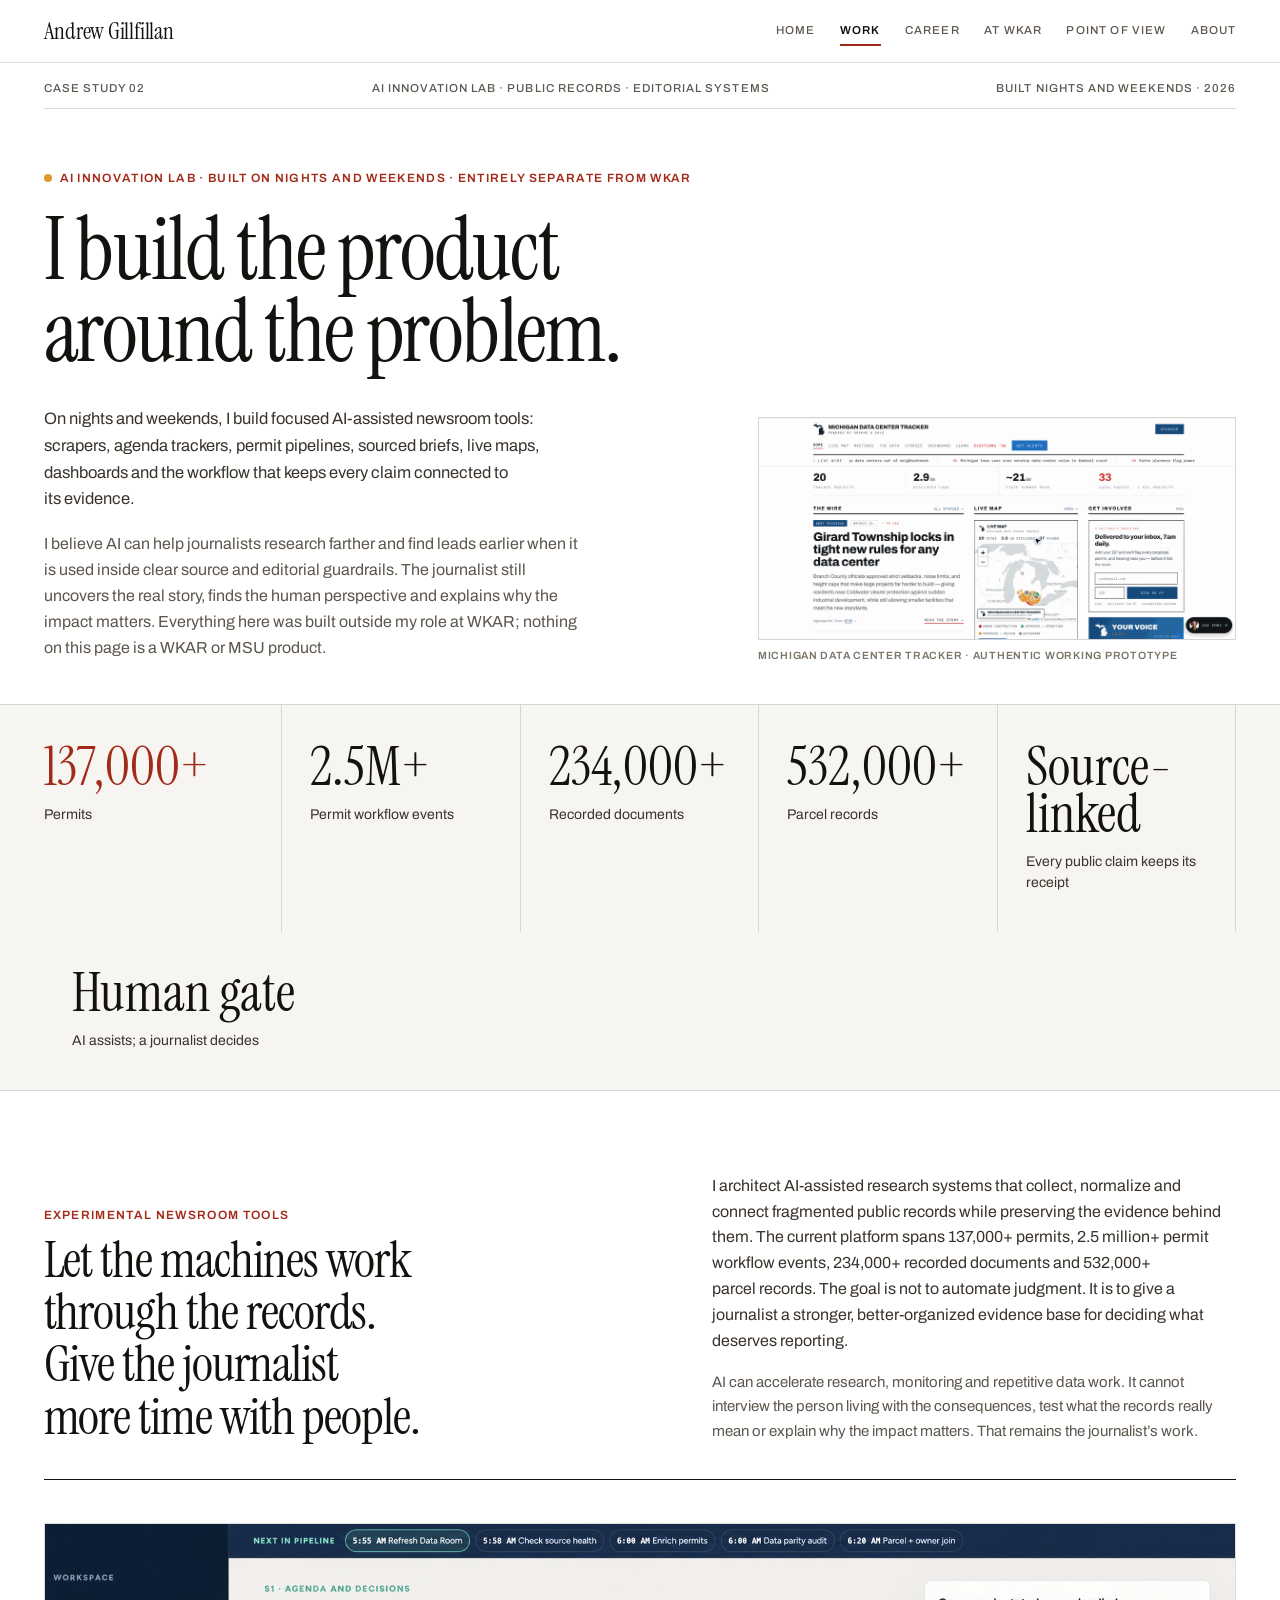
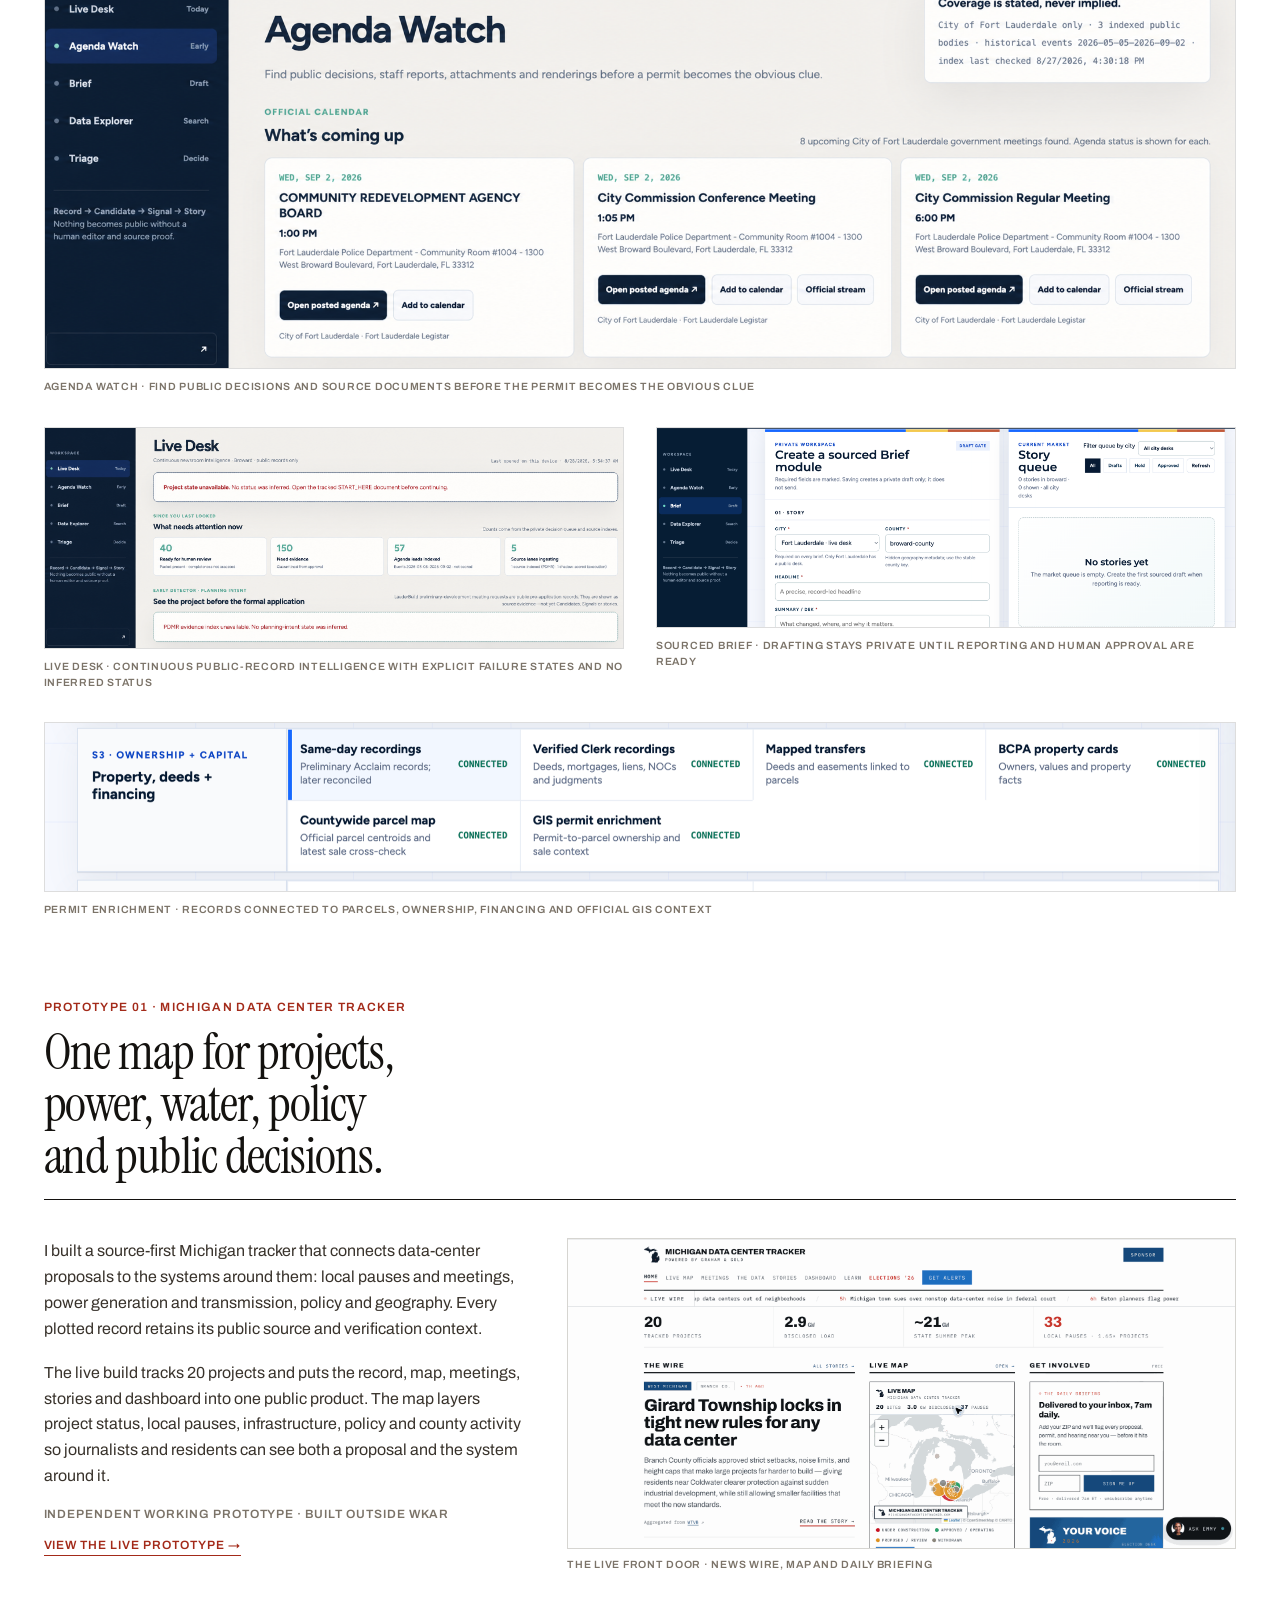
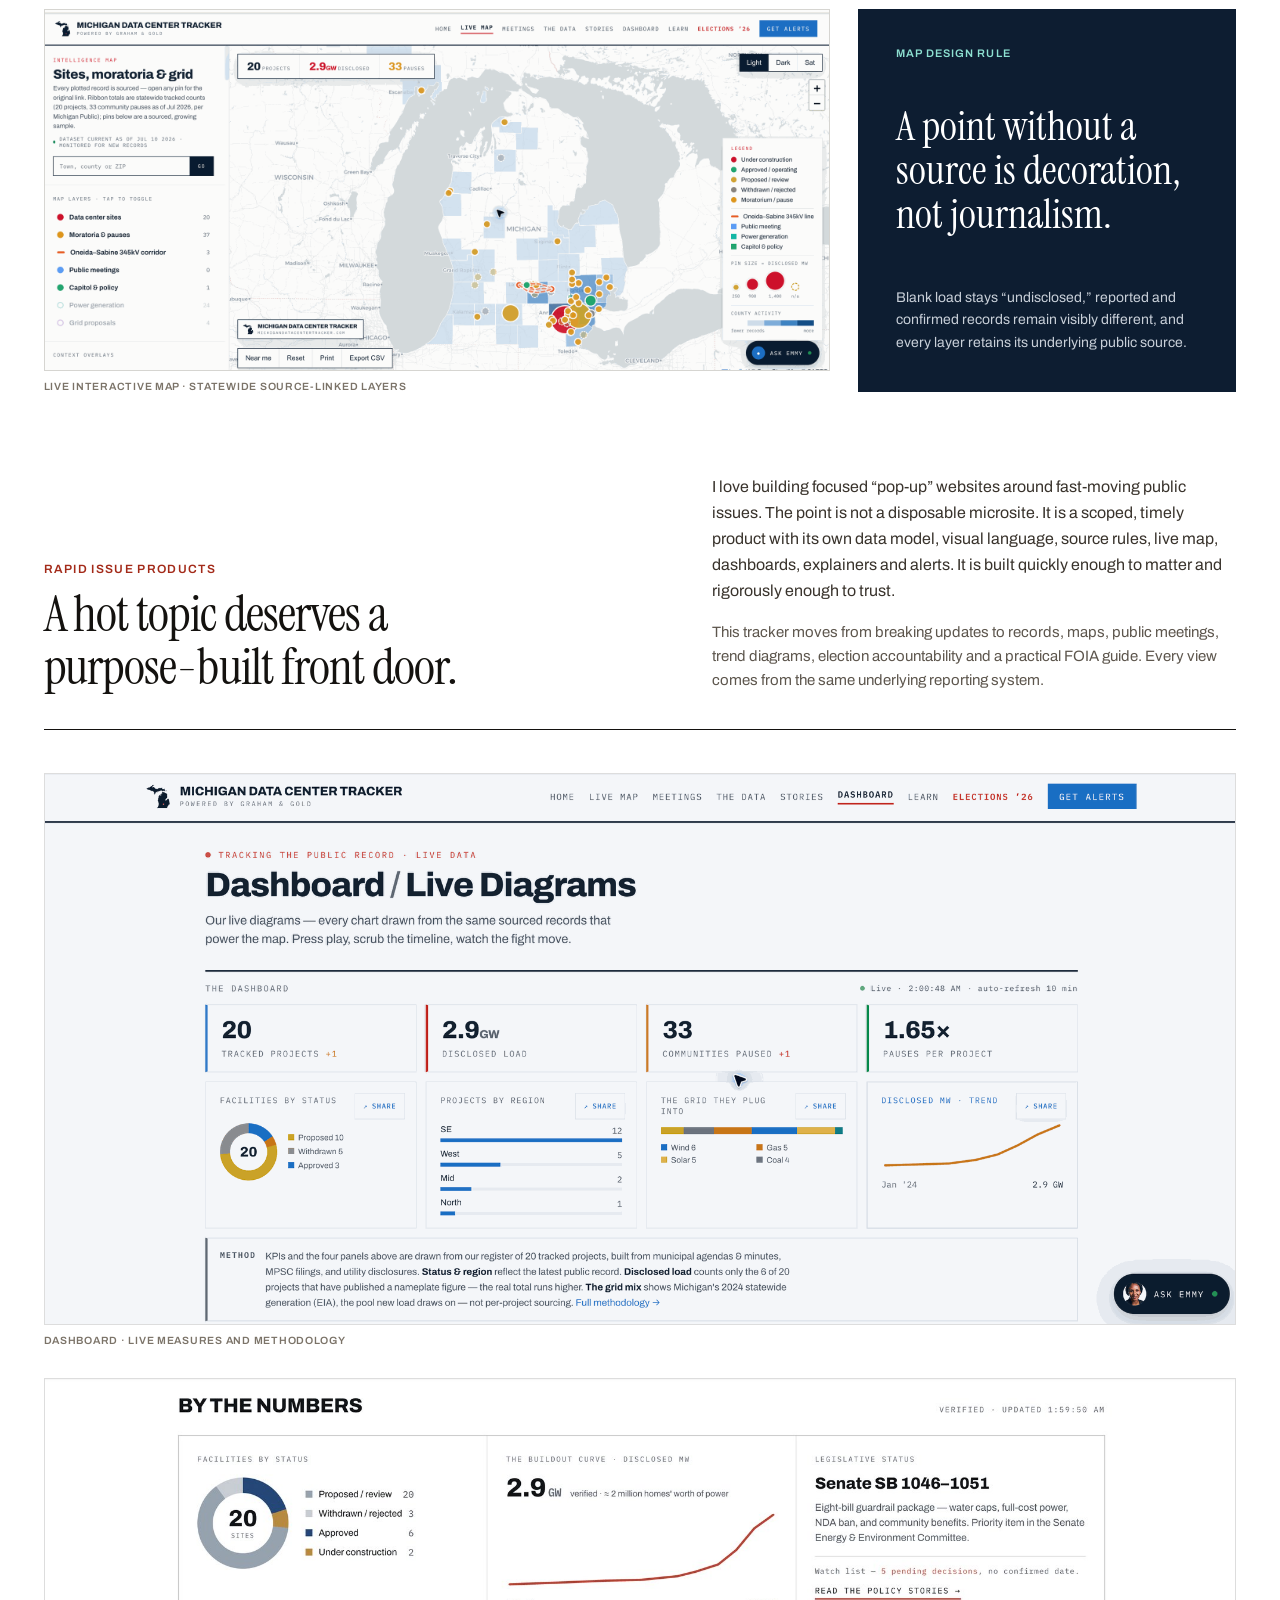
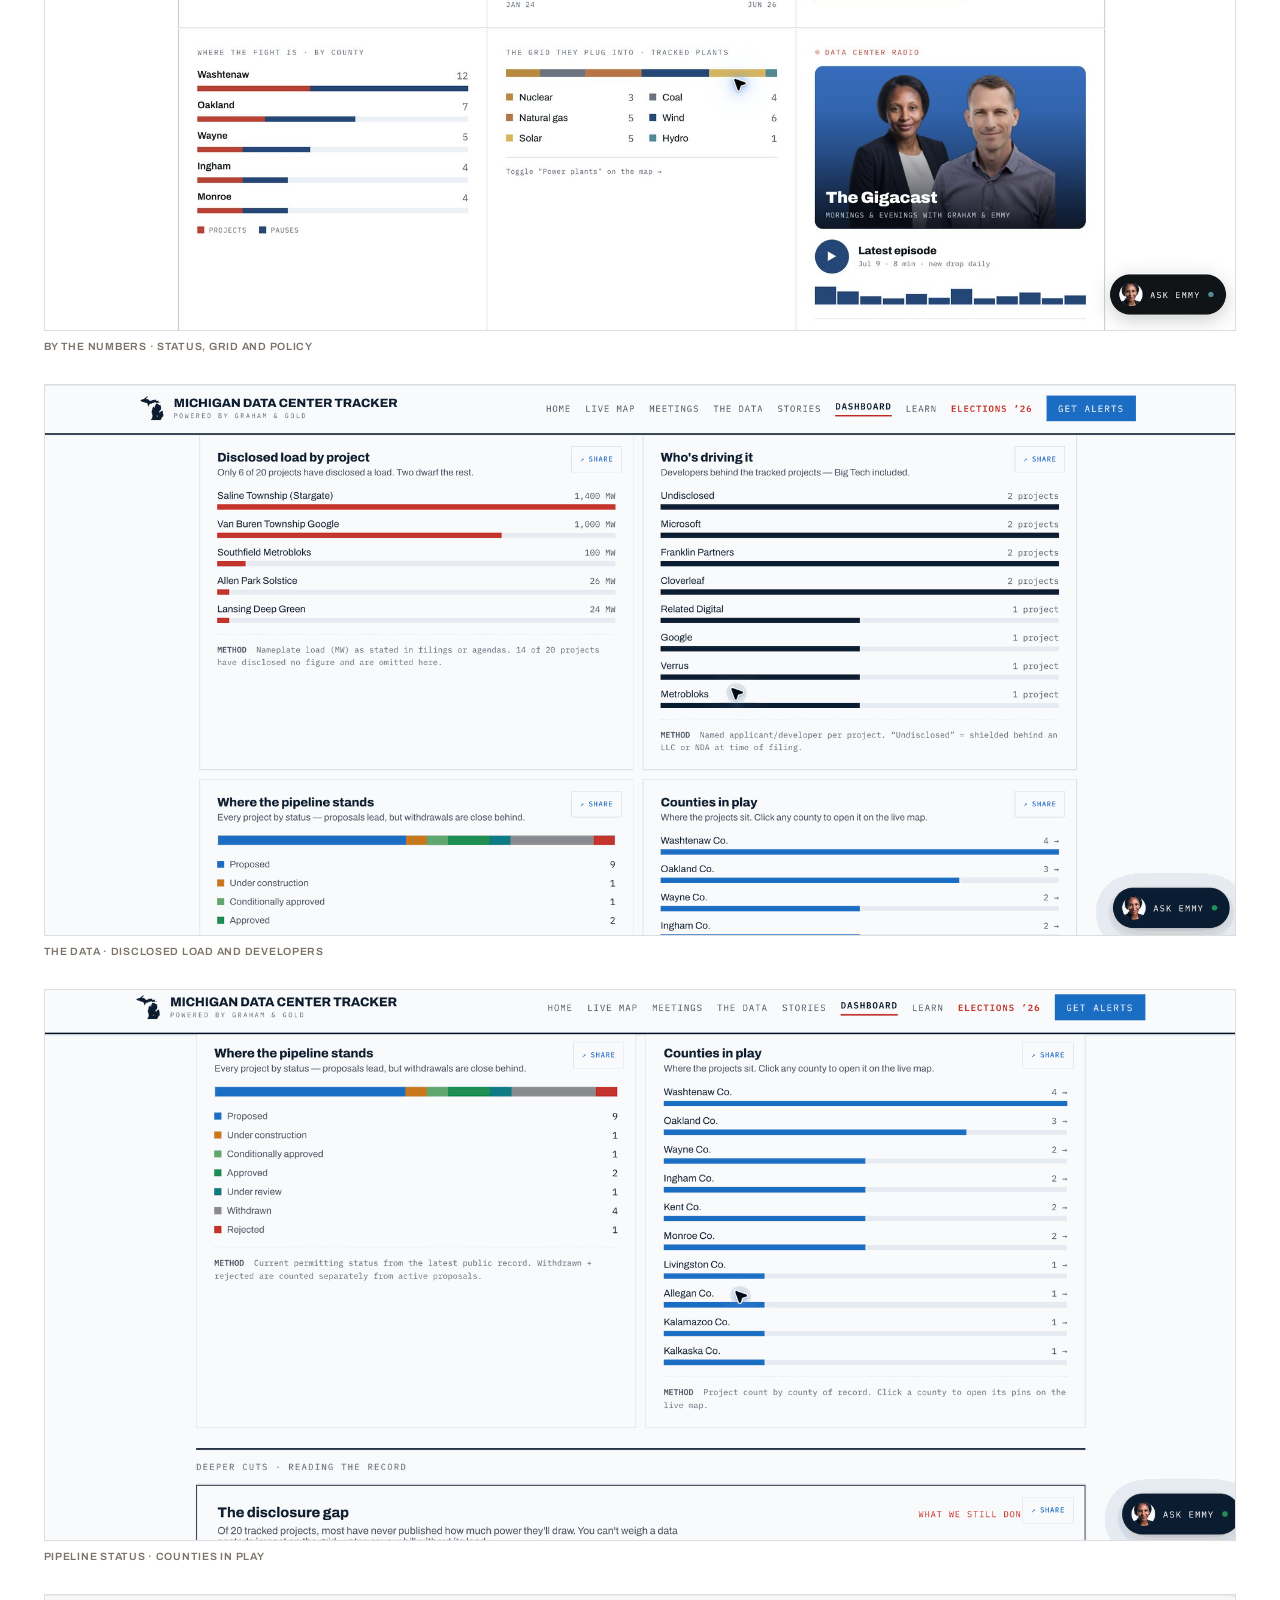
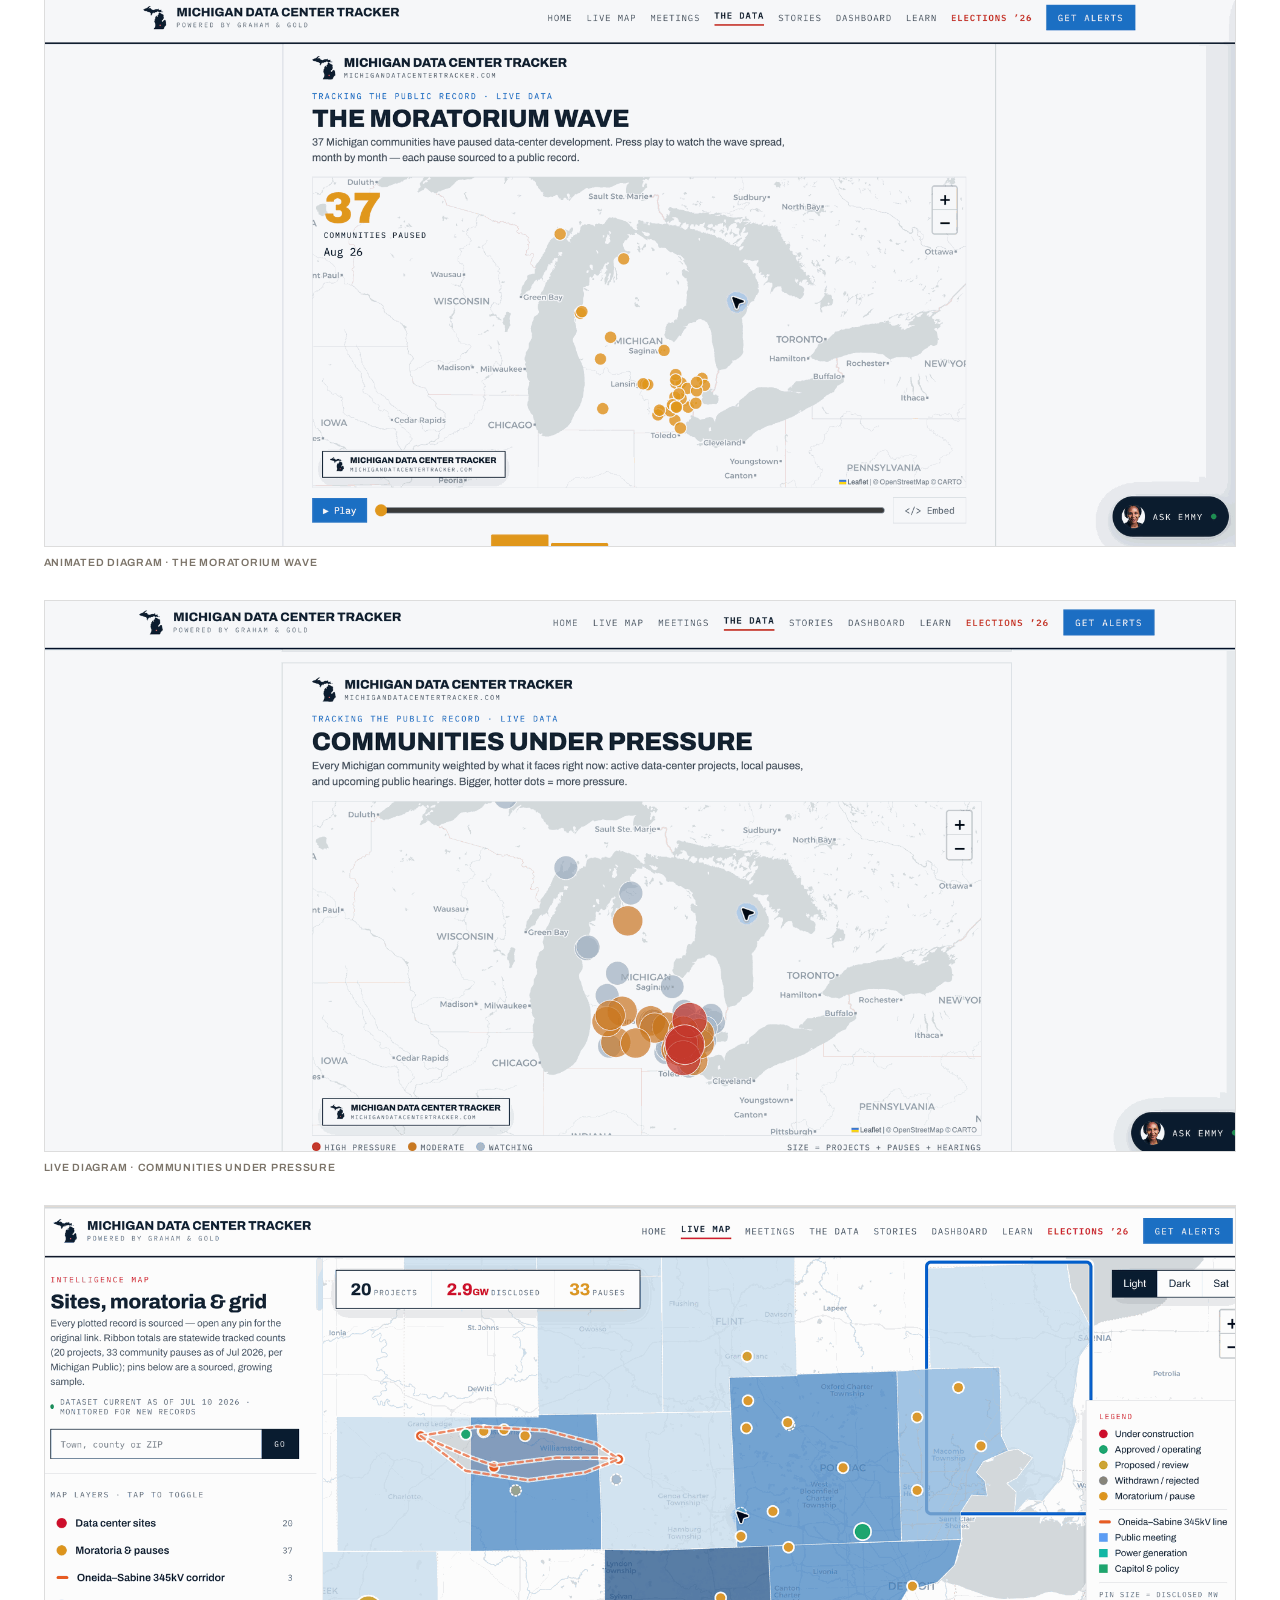
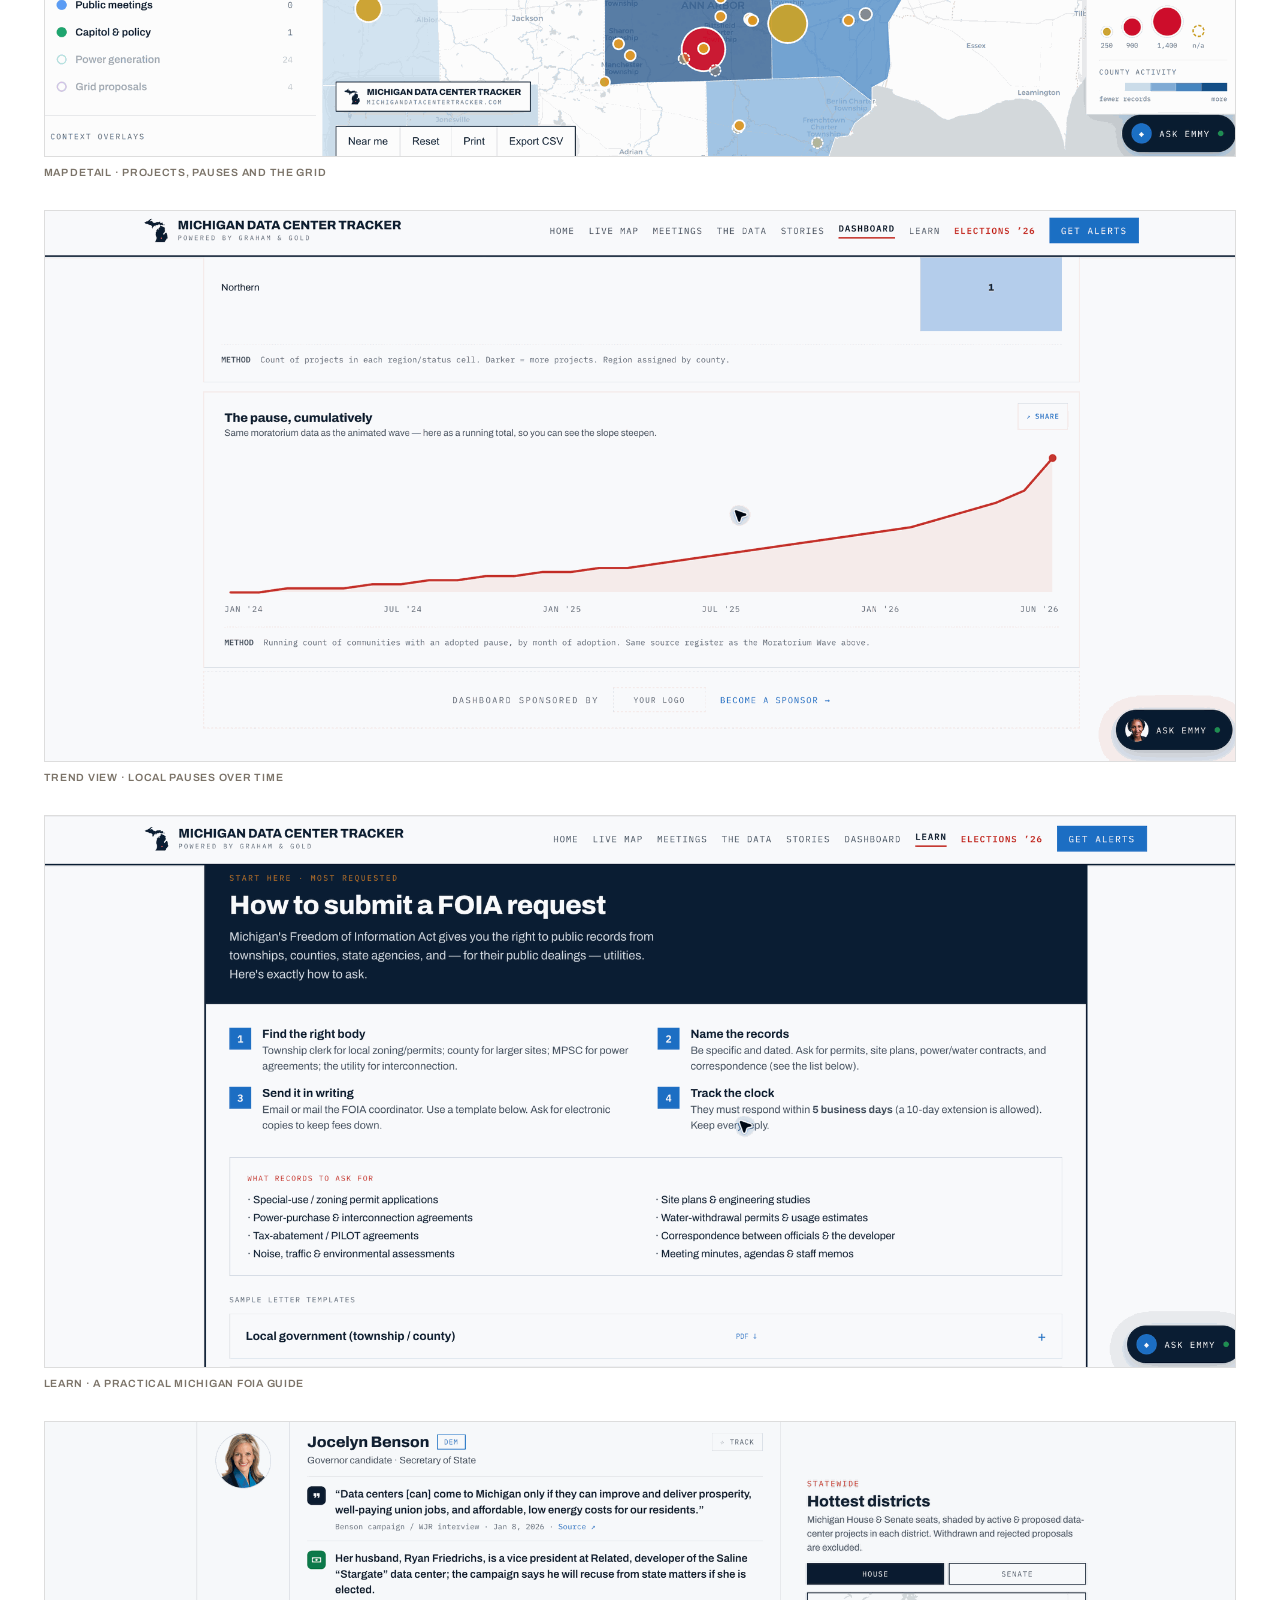
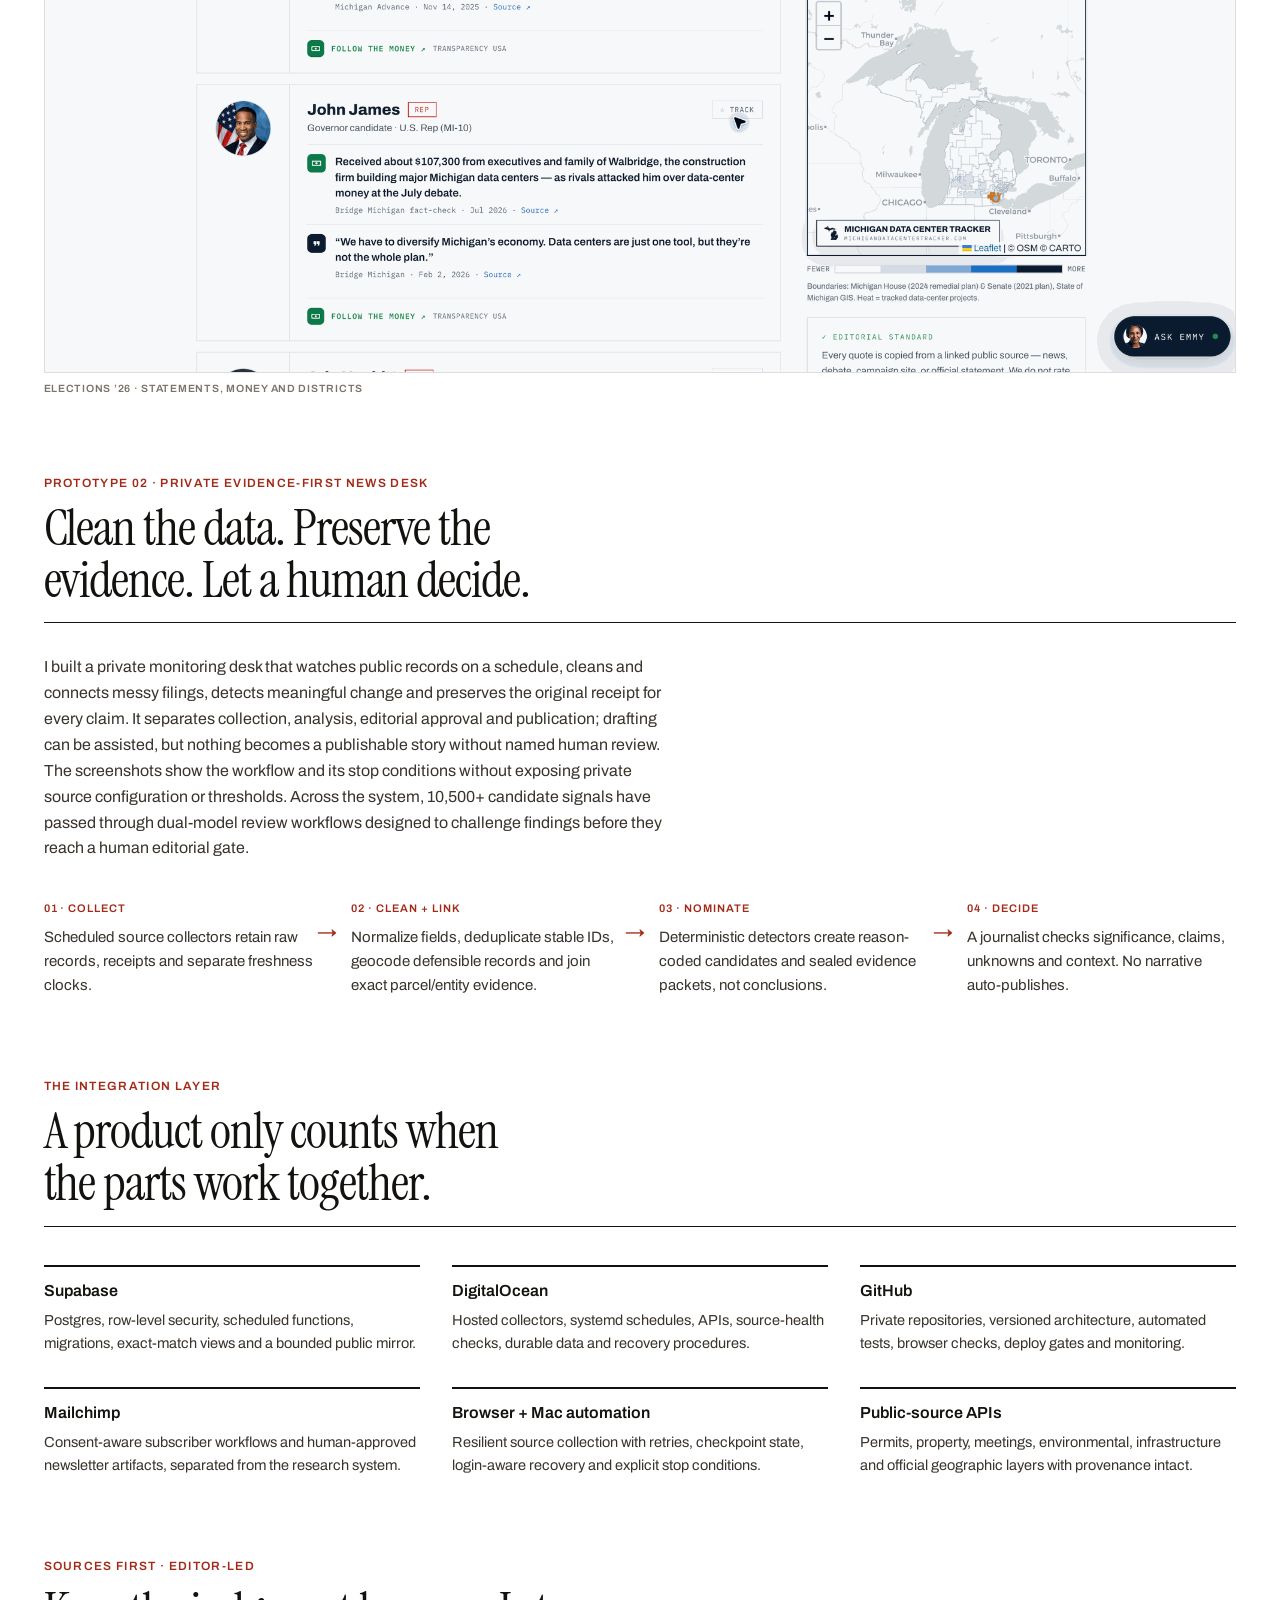
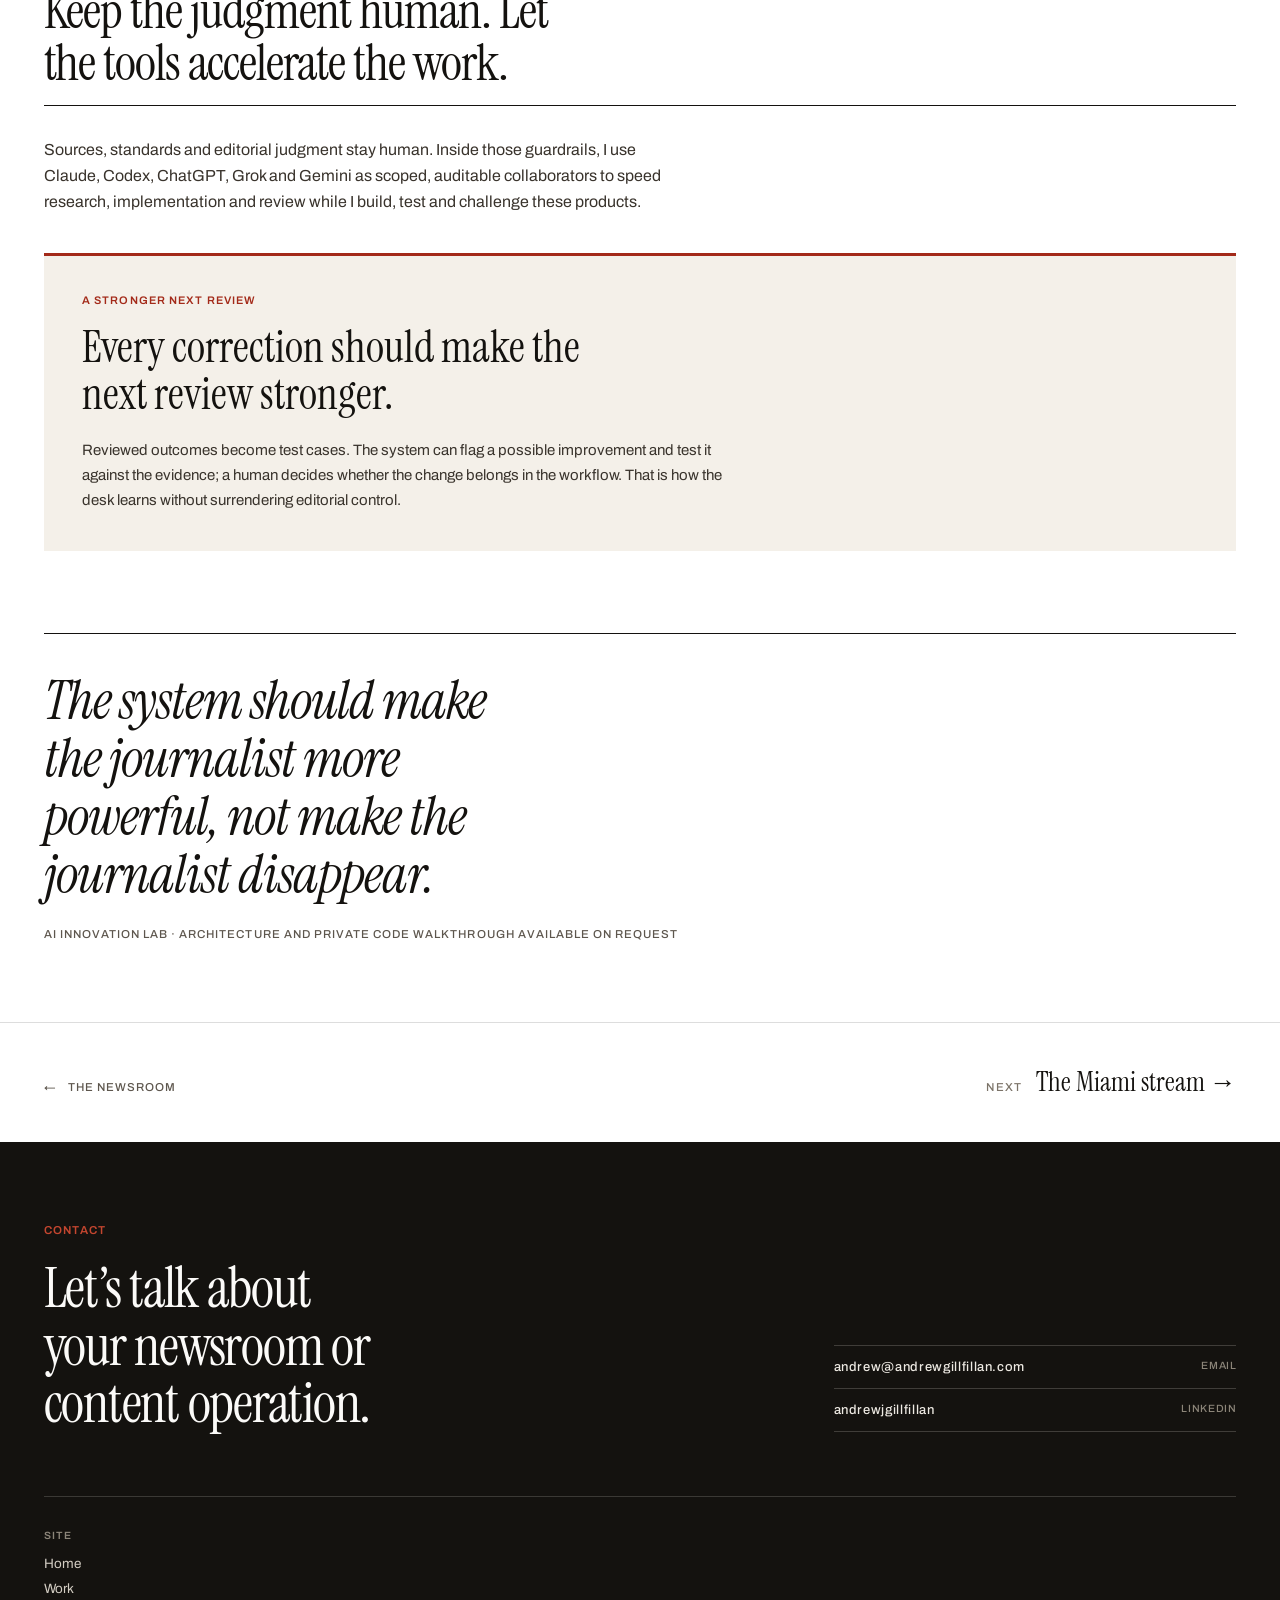
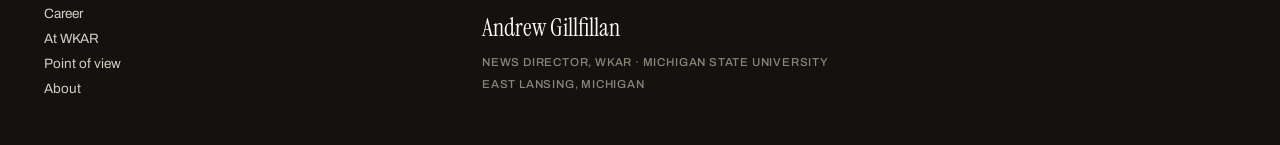
<file: data-ai-systems.html>
<!DOCTYPE html>
<html lang="en">
<head>
<meta charset="utf-8"/>
<meta content="width=device-width, initial-scale=1" name="viewport"/>
<title>AI Innovation Lab | Andrew Gillfillan</title>
<meta content="Independent AI-assisted public-record intelligence systems spanning 137,000+ permits, 2.5 million+ workflow events, 234,000+ recorded documents and 532,000+ parcel records, with source-linked evidence and human verification." name="description"/>
<meta content="Andrew Gillfillan" name="author"/>
<meta content="#14120F" name="theme-color"/>
<meta content="article" property="og:type"/>
<meta content="Andrew Gillfillan" property="og:site_name"/>
<meta content="AI Innovation Lab | Andrew Gillfillan" property="og:title"/>
<meta content="AI-assisted public-record tools built to give journalists more time for verification, human reporting and impact." property="og:description"/>
<meta content="https://www.andrewgillfillan.com/data-ai-systems.html" property="og:url"/>
<meta content="https://raw.githubusercontent.com/grahamandgoldadmin/andrewgillfillan-com/main/assets/social/andrew-gillfillan-share.jpg" property="og:image"/>
<meta content="summary_large_image" name="twitter:card"/>
<meta content="AI Innovation Lab | Andrew Gillfillan" name="twitter:title"/>
<meta content="AI-assisted public-record tools built to give journalists more time for verification, human reporting and impact." name="twitter:description"/>
<link href="https://www.andrewgillfillan.com/data-ai-systems.html" rel="canonical"/>
<link href="favicon.svg" rel="icon" type="image/svg+xml"/>
<link href="apple-touch-icon.png" rel="apple-touch-icon" sizes="180x180"/>
<link href="site.webmanifest" rel="manifest"/>
<link href="https://fonts.googleapis.com" rel="preconnect"/>
<link crossorigin="" href="https://fonts.gstatic.com" rel="preconnect"/>
<link href="https://fonts.googleapis.com/css2?family=Instrument+Serif:ital@0;1&amp;family=Archivo:wght@400;500;600&amp;display=swap" rel="stylesheet"/>
<link href="assets/mobile-site.css?v=7" rel="stylesheet"/>
<style>
*{box-sizing:border-box}html,body{margin:0;padding:0}html{scroll-behavior:smooth}body{background:#fff;color:#14120F;font-family:Archivo,Helvetica,Arial,sans-serif;-webkit-font-smoothing:antialiased;text-rendering:optimizeLegibility}img{display:block;max-width:100%}a{color:inherit;text-decoration:none;transition:color .2s ease,border-color .2s ease,opacity .2s ease}a:hover{color:#A32A19}nav::-webkit-scrollbar{display:none}::selection{background:#14120F;color:#fff}a:focus-visible{outline:3px solid #A32A19;outline-offset:3px}.ag-data-stage{position:relative}.ag-data-stage:not(:last-child)::after{content:'→';position:absolute;right:-24px;top:18px;color:#A32A19;font-size:20px}.ag-integration{border-top:2px solid #14120F;padding-top:15px}.ag-lab-status{display:inline-flex;align-items:center;gap:8px}.ag-lab-status::before{content:'';width:8px;height:8px;border-radius:50%;background:#E09A2B}.ag-model-row{display:grid;grid-template-columns:minmax(120px,.6fr) minmax(0,2fr);gap:20px;padding:16px 0;border-top:1px solid rgba(20,18,15,.14)}
@media(max-width:700px){[data-section-nav]{display:none!important}.ag-primary-nav-shell{flex-wrap:wrap!important;align-items:flex-end!important;gap:3px!important;padding-top:12px!important;min-height:0!important}.ag-primary-nav-shell>a{width:100%;font-size:20px!important}.ag-primary-nav{width:100%;justify-content:space-between!important;gap:0!important;overflow:visible!important;font-size:9px!important;letter-spacing:.055em!important}.ag-primary-nav a{padding:9px 1px 10px!important}.ag-page-meta{display:none!important}.ag-data-stage:not(:last-child)::after{content:'↓';right:auto;left:18px;top:auto;bottom:-30px}.ag-model-row{grid-template-columns:1fr;gap:6px}.ag-data-hero{padding-top:34px!important}.ag-data-hero h1{font-size:clamp(48px,14vw,70px)!important}.ag-data-hero-copy{font-size:16.5px!important;line-height:1.6!important}.ag-data-metrics>div{flex:1 1 45%!important;border-right:0!important;border-bottom:1px solid rgba(20,18,15,.14)}.ag-data-maps{grid-template-columns:1fr!important}.ag-data-pipeline{grid-template-columns:1fr!important;gap:42px!important}.ag-data-integrations{grid-template-columns:1fr!important}.ag-data-models{grid-template-columns:1fr!important}}
</style>
</head>
<body class="ag-page-data">
<header style="position:sticky;top:0;z-index:800;background:rgba(255,255,255,.94);backdrop-filter:saturate(140%) blur(8px);-webkit-backdrop-filter:saturate(140%) blur(8px);border-bottom:1px solid rgba(20,18,15,.14);">
<a class="ag-skip-link" href="#main" style="position:absolute;left:-9999px;top:0;background:#14120F;color:#fff;padding:10px 16px;font-size:12px;letter-spacing:.08em;text-transform:uppercase;">Skip to content</a>
<div class="ag-primary-nav-shell" style="position:relative;max-width:1600px;margin:0 auto;padding:0 clamp(18px,3.4vw,64px);display:flex;align-items:center;justify-content:space-between;gap:clamp(12px,2vw,24px);min-height:62px;">
<a href="index.html" style="font-family:'Instrument Serif',Georgia,serif;font-size:clamp(17px,4.3vw,23px);letter-spacing:-.01em;line-height:1;white-space:nowrap;flex:0 0 auto;">Andrew Gillfillan</a>
<nav aria-label="Primary" class="ag-primary-nav" style="display:flex;align-items:center;gap:clamp(11px,1.9vw,30px);overflow-x:auto;-ms-overflow-style:none;scrollbar-width:none;font-size:11.5px;font-weight:500;letter-spacing:.1em;text-transform:uppercase;">
<a href="index.html" style="white-space:nowrap;padding:8px 0;border-bottom:2px solid transparent;color:#5D564D;">Home</a>
<a aria-current="true" href="work.html" style="white-space:nowrap;padding:8px 0;border-bottom:2px solid #A32A19;color:#14120F;font-weight:600;">Work</a>
<a href="career.html" style="white-space:nowrap;padding:8px 0;border-bottom:2px solid transparent;color:#5D564D;">Career</a>
<a href="at-wkar.html" style="white-space:nowrap;padding:8px 0;border-bottom:2px solid transparent;color:#5D564D;">At WKAR</a>

<a href="point-of-view.html" style="white-space:nowrap;padding:8px 0;border-bottom:2px solid transparent;color:#5D564D;">Point of view</a>
<a href="about.html" style="white-space:nowrap;padding:8px 0;border-bottom:2px solid transparent;color:#5D564D;">About</a>
</nav>
</div>
</header>
<main id="main">
<section class="ag-data-hero" style="max-width:1600px;margin:0 auto;padding:clamp(13px,1.5vw,20px) clamp(18px,3.4vw,64px) 0;">
<div class="ag-page-meta" style="display:flex;flex-wrap:wrap;justify-content:space-between;gap:10px 28px;padding-bottom:14px;border-bottom:1px solid rgba(20,18,15,.14);font-size:11.5px;font-weight:500;letter-spacing:.09em;text-transform:uppercase;color:#5D564D;">
<span>Case study 02</span><span>AI Innovation Lab · Public records · Editorial systems</span><span>Built nights and weekends · 2026</span>
</div>
<div style="display:flex;flex-wrap:wrap;gap:clamp(30px,4.4vw,80px);padding:clamp(34px,4.6vw,76px) 0 clamp(28px,3.4vw,52px);align-items:flex-end;">
<div style="flex:3 1 480px;min-width:0;">
<p class="ag-lab-status" style="margin:0;font-size:12px;font-weight:600;letter-spacing:.11em;text-transform:uppercase;color:#A32A19;">AI Innovation Lab · built on nights and weekends · entirely separate from WKAR</p>
<h1 style="margin:clamp(16px,1.9vw,28px) 0 0;font-family:'Instrument Serif',Georgia,serif;font-weight:400;font-size:clamp(48px,6.8vw,112px);line-height:.94;letter-spacing:-.024em;text-wrap:balance;">I build the product around the problem.</h1>
<p class="ag-data-hero-copy" style="margin:clamp(22px,2.6vw,36px) 0 0;max-width:60ch;font-size:clamp(16.5px,1.12vw,19.5px);line-height:1.62;color:#39332C;text-wrap:pretty;">On nights and weekends, I build focused AI-assisted newsroom tools: scrapers, agenda trackers, permit pipelines, sourced briefs, live maps, dashboards and the workflow that keeps every claim connected to its evidence.</p>
<p style="margin:18px 0 0;max-width:60ch;font-size:16px;line-height:1.62;color:#5D564D;text-wrap:pretty;">I believe AI can help journalists research farther and find leads earlier when it is used inside clear source and editorial guardrails. The journalist still uncovers the real story, finds the human perspective and explains why the impact matters. Everything here was built outside my role at WKAR; nothing on this page is a WKAR or MSU product.</p>
</div>
<div style="flex:2 1 360px;min-width:0;">
<figure style="margin:0;"><img alt="The authentic Michigan Data Center Tracker front page with a live news wire, interactive map and briefing" src="assets/data-systems/tracker-home.png" style="width:100%;height:auto;object-fit:contain;object-position:top;background:#F7F5F1;border:1px solid rgba(20,18,15,.14);" width="2000" height="927"/><figcaption style="margin-top:10px;font-size:10.5px;font-weight:600;letter-spacing:.07em;text-transform:uppercase;color:#7B7368;">Michigan Data Center Tracker · authentic working prototype</figcaption></figure>
</div>
</div>
</section>
<section data-reveal="" style="border-top:1px solid rgba(20,18,15,.14);border-bottom:1px solid rgba(20,18,15,.14);background:#F7F5F1;">
<div class="ag-data-metrics" style="max-width:1600px;margin:0 auto;padding:0 clamp(18px,3.4vw,64px);display:flex;flex-wrap:wrap;">
<div style="flex:1 1 210px;padding:clamp(26px,3vw,44px) clamp(18px,2.2vw,36px) clamp(26px,3vw,44px) 0;border-right:1px solid rgba(20,18,15,.14);"><p style="margin:0;font-family:'Instrument Serif',Georgia,serif;font-size:clamp(38px,4.2vw,64px);line-height:.88;color:#A32A19;">137,000+</p><p style="margin:13px 0 0;font-size:14px;line-height:1.5;color:#39332C;">Permits</p></div>
<div style="flex:1 1 210px;padding:clamp(26px,3vw,44px) clamp(18px,2.2vw,36px);border-right:1px solid rgba(20,18,15,.14);"><p style="margin:0;font-family:'Instrument Serif',Georgia,serif;font-size:clamp(38px,4.2vw,64px);line-height:.88;">2.5M+</p><p style="margin:13px 0 0;font-size:14px;line-height:1.5;color:#39332C;">Permit workflow events</p></div>
<div style="flex:1 1 210px;padding:clamp(26px,3vw,44px) clamp(18px,2.2vw,36px);border-right:1px solid rgba(20,18,15,.14);"><p style="margin:0;font-family:'Instrument Serif',Georgia,serif;font-size:clamp(38px,4.2vw,64px);line-height:.88;">234,000+</p><p style="margin:13px 0 0;font-size:14px;line-height:1.5;color:#39332C;">Recorded documents</p></div>
<div style="flex:1 1 210px;padding:clamp(26px,3vw,44px) clamp(18px,2.2vw,36px);border-right:1px solid rgba(20,18,15,.14);"><p style="margin:0;font-family:'Instrument Serif',Georgia,serif;font-size:clamp(38px,4.2vw,64px);line-height:.88;">532,000+</p><p style="margin:13px 0 0;font-size:14px;line-height:1.5;color:#39332C;">Parcel records</p></div>
<div style="flex:1 1 210px;padding:clamp(26px,3vw,44px) clamp(18px,2.2vw,36px);border-right:1px solid rgba(20,18,15,.14);"><p style="margin:0;font-family:'Instrument Serif',Georgia,serif;font-size:clamp(38px,4.2vw,64px);line-height:.88;">Source-linked</p><p style="margin:13px 0 0;font-size:14px;line-height:1.5;color:#39332C;">Every public claim keeps its receipt</p></div>
<div style="flex:1 1 210px;padding:clamp(26px,3vw,44px) 0 clamp(26px,3vw,44px) clamp(18px,2.2vw,36px);"><p style="margin:0;font-family:'Instrument Serif',Georgia,serif;font-size:clamp(38px,4.2vw,64px);line-height:.88;">Human gate</p><p style="margin:13px 0 0;font-size:14px;line-height:1.5;color:#39332C;">AI assists; a journalist decides</p></div>
</div>
</section>
<section class="ag-ai-toolkit" style="max-width:1600px;margin:0 auto;padding:clamp(52px,6.4vw,104px) clamp(18px,3.4vw,64px) 0;">
<div data-reveal="" style="display:flex;flex-wrap:wrap;gap:clamp(28px,4vw,76px);align-items:end;border-bottom:1px solid #14120F;padding-bottom:clamp(22px,2.8vw,40px);">
<div style="flex:1.2 1 420px;min-width:0;"><p style="margin:0;font-size:12px;font-weight:600;letter-spacing:.11em;text-transform:uppercase;color:#A32A19;">Experimental newsroom tools</p><h2 style="margin:12px 0 0;font-family:'Instrument Serif',Georgia,serif;font-weight:400;font-size:clamp(32px,4vw,62px);line-height:1.02;letter-spacing:-.02em;max-width:22ch;text-wrap:balance;">Let the machines work through the records. Give the journalist more time with people.</h2></div>
<div style="flex:1 1 360px;min-width:0;"><p style="margin:0;font-size:16px;line-height:1.62;color:#39332C;text-wrap:pretty;">I architect AI-assisted research systems that collect, normalize and connect fragmented public records while preserving the evidence behind them. The current platform spans 137,000+ permits, 2.5 million+ permit workflow events, 234,000+ recorded documents and 532,000+ parcel records. The goal is not to automate judgment. It is to give a journalist a stronger, better-organized evidence base for deciding what deserves reporting.</p><p style="margin:16px 0 0;font-size:15px;line-height:1.62;color:#5D564D;text-wrap:pretty;">AI can accelerate research, monitoring and repetitive data work. It cannot interview the person living with the consequences, test what the records really mean or explain why the impact matters. That remains the journalist’s work.</p></div>
</div>
<div class="ag-ai-tool-gallery" data-reveal="" style="display:grid;grid-template-columns:repeat(auto-fit,minmax(min(100%,520px),1fr));gap:clamp(20px,2.5vw,38px);margin-top:clamp(28px,3.4vw,52px);">
<figure data-lightbox="Agenda Watch newsroom research prototype" style="grid-column:1/-1;margin:0;"><img alt="Agenda Watch prototype showing upcoming public meetings with links to posted agendas, calendars and official streams" loading="lazy" src="assets/ai-lab/agenda-watch.png?v=6295bbc" style="display:block;width:100%;height:auto;border:1px solid rgba(20,18,15,.14);" width="2200" height="819"/><figcaption style="margin-top:10px;font-size:10.5px;font-weight:600;letter-spacing:.07em;line-height:1.5;text-transform:uppercase;color:#7B7368;">Agenda Watch · find public decisions and source documents before the permit becomes the obvious clue</figcaption></figure>
<figure data-lightbox="Live Desk newsroom research prototype" style="margin:0;"><img alt="Live Desk prototype showing human-review queues, evidence needs, indexed agenda leads and source-health lanes" loading="lazy" src="assets/ai-lab/live-desk.png?v=6295bbc" style="display:block;width:100%;height:auto;border:1px solid rgba(20,18,15,.14);" width="2200" height="833"/><figcaption style="margin-top:10px;font-size:10.5px;font-weight:600;letter-spacing:.07em;line-height:1.5;text-transform:uppercase;color:#7B7368;">Live Desk · continuous public-record intelligence with explicit failure states and no inferred status</figcaption></figure>
<figure data-lightbox="Sourced brief and story queue prototype" style="margin:0;"><img alt="Private sourced-brief workspace beside a human-gated story queue" loading="lazy" src="assets/ai-lab/sourced-brief.png" style="display:block;width:100%;height:auto;border:1px solid rgba(20,18,15,.14);" width="2200" height="757"/><figcaption style="margin-top:10px;font-size:10.5px;font-weight:600;letter-spacing:.07em;line-height:1.5;text-transform:uppercase;color:#7B7368;">Sourced brief · drafting stays private until reporting and human approval are ready</figcaption></figure>
<figure data-lightbox="Permit and property evidence pipeline" style="grid-column:1/-1;margin:0;"><img alt="Connected permit, property, deed, financing, parcel and GIS enrichment sources in the research pipeline" loading="lazy" src="assets/ai-lab/permit-enrichment.png" style="display:block;width:100%;height:clamp(110px,15vw,170px);object-fit:cover;object-position:left center;border:1px solid rgba(20,18,15,.14);" width="2200" height="329"/><figcaption style="margin-top:10px;font-size:10.5px;font-weight:600;letter-spacing:.07em;line-height:1.5;text-transform:uppercase;color:#7B7368;">Permit enrichment · records connected to parcels, ownership, financing and official GIS context</figcaption></figure>
</div>
</section>
<section style="max-width:1600px;margin:0 auto;padding:clamp(52px,6.4vw,104px) clamp(18px,3.4vw,64px) 0;">
<div data-reveal="" style="border-bottom:1px solid #14120F;padding-bottom:16px;">
<p style="margin:0;font-size:12px;font-weight:600;letter-spacing:.11em;text-transform:uppercase;color:#A32A19;">Prototype 01 · Michigan Data Center Tracker</p>
<h2 style="margin:12px 0 0;font-family:'Instrument Serif',Georgia,serif;font-weight:400;font-size:clamp(32px,4vw,62px);line-height:1.02;letter-spacing:-.02em;max-width:22ch;text-wrap:balance;">One map for projects, power, water, policy and public decisions.</h2>
</div>
<div data-reveal="" style="display:flex;flex-wrap:wrap;gap:clamp(26px,3.4vw,64px);padding-top:clamp(26px,3vw,44px);align-items:start;">
<div style="flex:1 1 340px;min-width:0;"><p style="margin:0;font-size:16px;line-height:1.62;color:#39332C;text-wrap:pretty;">I built a source-first Michigan tracker that connects data-center proposals to the systems around them: local pauses and meetings, power generation and transmission, policy and geography. Every plotted record retains its public source and verification context.</p><p style="margin:18px 0 0;font-size:16px;line-height:1.62;color:#39332C;text-wrap:pretty;">The live build tracks 20 projects and puts the record, map, meetings, stories and dashboard into one public product. The map layers project status, local pauses, infrastructure, policy and county activity so journalists and residents can see both a proposal and the system around it.</p><p style="margin:18px 0 0;font-size:12px;font-weight:600;letter-spacing:.08em;text-transform:uppercase;color:#7B7368;">Independent working prototype · built outside WKAR</p><p style="margin:14px 0 0;"><a href="https://grahamandgold.github.io/mi-data-center-tracker/" style="display:inline-block;border-bottom:1px solid #A32A19;padding-bottom:3px;font-size:12px;font-weight:600;letter-spacing:.08em;text-transform:uppercase;color:#A32A19;">View the live prototype →</a></p></div>
<div style="flex:1.35 1 480px;min-width:0;"><figure style="margin:0;"><img alt="The Michigan Data Center Tracker home page combining a live news wire, interactive map and daily briefing" loading="lazy" src="assets/data-systems/tracker-home.png" style="width:100%;height:auto;object-fit:contain;object-position:top;background:#F7F5F1;border:1px solid rgba(20,18,15,.14);" width="2000" height="927"/><figcaption style="margin-top:10px;font-size:10.5px;font-weight:600;letter-spacing:.07em;text-transform:uppercase;color:#7B7368;">The live front door · news wire, map and daily briefing</figcaption></figure></div>
</div>
<div class="ag-data-maps" data-reveal="" style="display:grid;grid-template-columns:1.35fr .65fr;gap:clamp(18px,2.2vw,34px);margin-top:clamp(24px,3vw,44px);align-items:stretch;">
<figure style="margin:0;min-width:0;overflow:hidden;"><img alt="The live Michigan Data Center Tracker interactive statewide map with project, pause, infrastructure and policy layers" loading="lazy" src="assets/data-systems/tracker-live-map-statewide.png" style="width:100%;height:auto;min-height:0;object-fit:contain;object-position:center top;background:#F7F5F1;border:1px solid rgba(20,18,15,.14);" width="2000" height="920"/><figcaption style="margin-top:10px;font-size:10.5px;font-weight:600;letter-spacing:.07em;text-transform:uppercase;color:#7B7368;">Live interactive map · statewide source-linked layers</figcaption></figure>
<div style="background:#0D1D31;color:#fff;padding:clamp(24px,3vw,44px);display:flex;flex-direction:column;justify-content:space-between;"><p style="margin:0;font-size:11px;font-weight:600;letter-spacing:.1em;text-transform:uppercase;color:#8DE0D1;">Map design rule</p><p style="margin:26px 0 0;font-family:'Instrument Serif',Georgia,serif;font-size:clamp(28px,3.2vw,48px);line-height:1.08;">A point without a source is decoration, not journalism.</p><p style="margin:32px 0 0;font-size:14px;line-height:1.6;color:#C9D0D9;">Blank load stays “undisclosed,” reported and confirmed records remain visibly different, and every layer retains its underlying public source.</p></div>
</div>
</section>
<section style="max-width:1600px;margin:0 auto;padding:clamp(52px,6.4vw,104px) clamp(18px,3.4vw,64px) 0;">
<div data-reveal="" style="display:flex;flex-wrap:wrap;gap:clamp(28px,4vw,76px);align-items:end;border-bottom:1px solid #14120F;padding-bottom:clamp(22px,2.8vw,40px);">
<div style="flex:1.2 1 420px;min-width:0;"><p style="margin:0;font-size:12px;font-weight:600;letter-spacing:.11em;text-transform:uppercase;color:#A32A19;">Rapid issue products</p><h2 style="margin:12px 0 0;font-family:'Instrument Serif',Georgia,serif;font-weight:400;font-size:clamp(32px,4vw,62px);line-height:1.02;letter-spacing:-.02em;max-width:22ch;text-wrap:balance;">A hot topic deserves a purpose-built front door.</h2></div>
<div style="flex:1 1 360px;min-width:0;"><p style="margin:0;font-size:16px;line-height:1.62;color:#39332C;text-wrap:pretty;">I love building focused “pop-up” websites around fast-moving public issues. The point is not a disposable microsite. It is a scoped, timely product with its own data model, visual language, source rules, live map, dashboards, explainers and alerts. It is built quickly enough to matter and rigorously enough to trust.</p><p style="margin:16px 0 0;font-size:15px;line-height:1.62;color:#5D564D;text-wrap:pretty;">This tracker moves from breaking updates to records, maps, public meetings, trend diagrams, election accountability and a practical FOIA guide. Every view comes from the same underlying reporting system.</p></div>
</div>
<p class="ag-mobile-only ag-mobile-swipe-cue">Swipe to browse all ten tracker views →</p>
<div class="ag-tracker-gallery" data-reveal="" style="display:grid;grid-template-columns:repeat(auto-fit,minmax(min(100%,620px),1fr));gap:clamp(20px,2.5vw,38px);margin-top:clamp(28px,3.4vw,52px);">
<figure data-lightbox="Michigan Data Center Tracker dashboard" style="margin:0;"><img alt="Live Michigan Data Center Tracker dashboard showing projects, disclosed load, pauses and regional activity" loading="lazy" src="assets/data-systems/tracker-dashboard.png" style="width:100%;aspect-ratio:2.16/1;object-fit:cover;object-position:top;border:1px solid rgba(20,18,15,.14);" width="2000" height="923"/><figcaption style="margin-top:10px;font-size:10.5px;font-weight:600;letter-spacing:.07em;text-transform:uppercase;color:#7B7368;">Dashboard · live measures and methodology</figcaption></figure>
<figure data-lightbox="Michigan Data Center Tracker by-the-numbers modules" style="margin:0;"><img alt="Michigan Data Center Tracker by-the-numbers modules showing facility status, grid load, legislation and county activity" loading="lazy" src="assets/data-systems/tracker-by-the-numbers.jpg" style="width:100%;aspect-ratio:2.16/1;object-fit:cover;object-position:top;border:1px solid rgba(20,18,15,.14);" width="2000" height="924"/><figcaption style="margin-top:10px;font-size:10.5px;font-weight:600;letter-spacing:.07em;text-transform:uppercase;color:#7B7368;">By the numbers · status, grid and policy</figcaption></figure>
<figure data-lightbox="Michigan Data Center Tracker disclosed-load and developer charts" style="margin:0;"><img alt="Tracker charts comparing disclosed project loads and the companies behind Michigan proposals" loading="lazy" src="assets/data-systems/tracker-load-developers.png" style="width:100%;aspect-ratio:2.16/1;object-fit:cover;object-position:top;border:1px solid rgba(20,18,15,.14);" width="2000" height="919"/><figcaption style="margin-top:10px;font-size:10.5px;font-weight:600;letter-spacing:.07em;text-transform:uppercase;color:#7B7368;">The data · disclosed load and developers</figcaption></figure>
<figure data-lightbox="Michigan Data Center Tracker project status and county charts" style="margin:0;"><img alt="Tracker charts showing the proposal pipeline and Michigan counties with active projects" loading="lazy" src="assets/data-systems/tracker-status-counties.png" style="width:100%;aspect-ratio:2.16/1;object-fit:cover;object-position:top;border:1px solid rgba(20,18,15,.14);" width="2000" height="904"/><figcaption style="margin-top:10px;font-size:10.5px;font-weight:600;letter-spacing:.07em;text-transform:uppercase;color:#7B7368;">Pipeline status · counties in play</figcaption></figure>
<figure data-lightbox="The Moratorium Wave interactive map" style="margin:0;"><img alt="The Moratorium Wave interactive map showing Michigan communities that paused data-center development" loading="lazy" src="assets/data-systems/tracker-moratorium-wave.png" style="width:100%;aspect-ratio:2.16/1;object-fit:cover;object-position:top;border:1px solid rgba(20,18,15,.14);" width="2000" height="914"/><figcaption style="margin-top:10px;font-size:10.5px;font-weight:600;letter-spacing:.07em;text-transform:uppercase;color:#7B7368;">Animated diagram · the moratorium wave</figcaption></figure>
<figure data-lightbox="Communities Under Pressure interactive map" style="margin:0;"><img alt="Communities Under Pressure map weighting Michigan communities by projects, pauses and hearings" loading="lazy" src="assets/data-systems/tracker-communities-pressure.png" style="width:100%;aspect-ratio:2.16/1;object-fit:cover;object-position:top;border:1px solid rgba(20,18,15,.14);" width="2000" height="900"/><figcaption style="margin-top:10px;font-size:10.5px;font-weight:600;letter-spacing:.07em;text-transform:uppercase;color:#7B7368;">Live diagram · communities under pressure</figcaption></figure>
<figure data-lightbox="Detailed Michigan Data Center Tracker map" style="margin:0;"><img alt="Detailed southeastern Michigan tracker map with project, pause, transmission and county layers" loading="lazy" src="assets/data-systems/tracker-live-map-detail.png" style="width:100%;aspect-ratio:2.16/1;object-fit:cover;object-position:top;border:1px solid rgba(20,18,15,.14);" width="2000" height="908"/><figcaption style="margin-top:10px;font-size:10.5px;font-weight:600;letter-spacing:.07em;text-transform:uppercase;color:#7B7368;">Map detail · projects, pauses and the grid</figcaption></figure>
<figure data-lightbox="Michigan data-center pause timeline" style="margin:0;"><img alt="A sourced cumulative timeline showing the growth of local data-center pauses in Michigan" loading="lazy" src="assets/data-systems/tracker-pause-timeline.png" style="width:100%;aspect-ratio:2.16/1;object-fit:cover;object-position:top;border:1px solid rgba(20,18,15,.14);" width="2000" height="915"/><figcaption style="margin-top:10px;font-size:10.5px;font-weight:600;letter-spacing:.07em;text-transform:uppercase;color:#7B7368;">Trend view · local pauses over time</figcaption></figure>
<figure data-lightbox="Michigan Data Center Tracker FOIA guide" style="margin:0;"><img alt="The tracker’s public guide explaining how Michigan residents can submit a FOIA request" loading="lazy" src="assets/data-systems/tracker-foia-guide.png" style="width:100%;aspect-ratio:2.16/1;object-fit:cover;object-position:top;border:1px solid rgba(20,18,15,.14);" width="2000" height="919"/><figcaption style="margin-top:10px;font-size:10.5px;font-weight:600;letter-spacing:.07em;text-transform:uppercase;color:#7B7368;">Learn · a practical Michigan FOIA guide</figcaption></figure>
<figure data-lightbox="Michigan Data Center Tracker election accountability desk" style="margin:0;"><img alt="The tracker’s 2026 election desk connecting candidate statements, campaign money and legislative districts" loading="lazy" src="assets/data-systems/tracker-election-desk.png" style="width:100%;aspect-ratio:2.16/1;object-fit:cover;object-position:top;border:1px solid rgba(20,18,15,.14);" width="2000" height="918"/><figcaption style="margin-top:10px;font-size:10.5px;font-weight:600;letter-spacing:.07em;text-transform:uppercase;color:#7B7368;">Elections ’26 · statements, money and districts</figcaption></figure>
</div>
</section>
<section style="max-width:1600px;margin:0 auto;padding:clamp(52px,6.4vw,104px) clamp(18px,3.4vw,64px) 0;">
<div data-reveal="" style="border-bottom:1px solid #14120F;padding-bottom:16px;"><p style="margin:0;font-size:12px;font-weight:600;letter-spacing:.11em;text-transform:uppercase;color:#A32A19;">Prototype 02 · Private evidence-first news desk</p><h2 style="margin:12px 0 0;font-family:'Instrument Serif',Georgia,serif;font-weight:400;font-size:clamp(32px,4vw,62px);line-height:1.02;letter-spacing:-.02em;max-width:22ch;text-wrap:balance;">Clean the data. Preserve the evidence. Let a human decide.</h2></div>
<p data-reveal="" style="margin:clamp(20px,2.4vw,32px) 0 0;max-width:70ch;font-size:16px;line-height:1.62;color:#39332C;text-wrap:pretty;">I built a private monitoring desk that watches public records on a schedule, cleans and connects messy filings, detects meaningful change and preserves the original receipt for every claim. It separates collection, analysis, editorial approval and publication; drafting can be assisted, but nothing becomes a publishable story without named human review. The screenshots show the workflow and its stop conditions without exposing private source configuration or thresholds. Across the system, 10,500+ candidate signals have passed through dual-model review workflows designed to challenge findings before they reach a human editorial gate.</p>
<div class="ag-data-pipeline" data-reveal="" style="display:grid;grid-template-columns:repeat(4,minmax(0,1fr));gap:clamp(28px,3vw,48px);margin-top:clamp(28px,3.2vw,48px);">
<div class="ag-data-stage"><p style="margin:0;font-size:11px;font-weight:600;letter-spacing:.09em;text-transform:uppercase;color:#A32A19;">01 · Collect</p><p style="margin:12px 0 0;font-size:15px;line-height:1.58;color:#39332C;">Scheduled source collectors retain raw records, receipts and separate freshness clocks.</p></div>
<div class="ag-data-stage"><p style="margin:0;font-size:11px;font-weight:600;letter-spacing:.09em;text-transform:uppercase;color:#A32A19;">02 · Clean + link</p><p style="margin:12px 0 0;font-size:15px;line-height:1.58;color:#39332C;">Normalize fields, deduplicate stable IDs, geocode defensible records and join exact parcel/entity evidence.</p></div>
<div class="ag-data-stage"><p style="margin:0;font-size:11px;font-weight:600;letter-spacing:.09em;text-transform:uppercase;color:#A32A19;">03 · Nominate</p><p style="margin:12px 0 0;font-size:15px;line-height:1.58;color:#39332C;">Deterministic detectors create reason-coded candidates and sealed evidence packets, not conclusions.</p></div>
<div class="ag-data-stage"><p style="margin:0;font-size:11px;font-weight:600;letter-spacing:.09em;text-transform:uppercase;color:#A32A19;">04 · Decide</p><p style="margin:12px 0 0;font-size:15px;line-height:1.58;color:#39332C;">A journalist checks significance, claims, unknowns and context. No narrative auto-publishes.</p></div>
</div>
</section>
<section style="max-width:1600px;margin:0 auto;padding:clamp(52px,6.4vw,104px) clamp(18px,3.4vw,64px) 0;">
<div data-reveal="" style="border-bottom:1px solid #14120F;padding-bottom:16px;"><p style="margin:0;font-size:12px;font-weight:600;letter-spacing:.11em;text-transform:uppercase;color:#A32A19;">The integration layer</p><h2 style="margin:12px 0 0;font-family:'Instrument Serif',Georgia,serif;font-weight:400;font-size:clamp(32px,4vw,62px);line-height:1.02;letter-spacing:-.02em;max-width:22ch;text-wrap:balance;">A product only counts when the parts work together.</h2></div>
<div class="ag-data-integrations" data-reveal="" style="display:grid;grid-template-columns:repeat(3,minmax(0,1fr));gap:clamp(22px,2.5vw,42px);margin-top:clamp(26px,3vw,44px);">
<div class="ag-integration"><p style="margin:0;font-weight:600;">Supabase</p><p style="margin:10px 0 0;font-size:14.5px;line-height:1.58;color:#39332C;">Postgres, row-level security, scheduled functions, migrations, exact-match views and a bounded public mirror.</p></div>
<div class="ag-integration"><p style="margin:0;font-weight:600;">DigitalOcean</p><p style="margin:10px 0 0;font-size:14.5px;line-height:1.58;color:#39332C;">Hosted collectors, systemd schedules, APIs, source-health checks, durable data and recovery procedures.</p></div>
<div class="ag-integration"><p style="margin:0;font-weight:600;">GitHub</p><p style="margin:10px 0 0;font-size:14.5px;line-height:1.58;color:#39332C;">Private repositories, versioned architecture, automated tests, browser checks, deploy gates and monitoring.</p></div>
<div class="ag-integration"><p style="margin:0;font-weight:600;">Mailchimp</p><p style="margin:10px 0 0;font-size:14.5px;line-height:1.58;color:#39332C;">Consent-aware subscriber workflows and human-approved newsletter artifacts, separated from the research system.</p></div>
<div class="ag-integration"><p style="margin:0;font-weight:600;">Browser + Mac automation</p><p style="margin:10px 0 0;font-size:14.5px;line-height:1.58;color:#39332C;">Resilient source collection with retries, checkpoint state, login-aware recovery and explicit stop conditions.</p></div>
<div class="ag-integration"><p style="margin:0;font-weight:600;">Public-source APIs</p><p style="margin:10px 0 0;font-size:14.5px;line-height:1.58;color:#39332C;">Permits, property, meetings, environmental, infrastructure and official geographic layers with provenance intact.</p></div>
</div>
</section>
<section style="max-width:1600px;margin:0 auto;padding:clamp(52px,6.4vw,104px) clamp(18px,3.4vw,64px) 0;">
<div data-reveal="" style="border-bottom:1px solid #14120F;padding-bottom:16px;"><p style="margin:0;font-size:12px;font-weight:600;letter-spacing:.11em;text-transform:uppercase;color:#A32A19;">Sources first · Editor-led</p><h2 style="margin:12px 0 0;font-family:'Instrument Serif',Georgia,serif;font-weight:400;font-size:clamp(32px,4vw,62px);line-height:1.02;letter-spacing:-.02em;max-width:24ch;text-wrap:balance;">Keep the judgment human. Let the tools accelerate the work.</h2></div>
<p data-reveal="" style="margin:clamp(20px,2.4vw,32px) 0 0;max-width:70ch;font-size:16px;line-height:1.62;color:#39332C;text-wrap:pretty;">Sources, standards and editorial judgment stay human. Inside those guardrails, I use Claude, Codex, ChatGPT, Grok and Gemini as scoped, auditable collaborators to speed research, implementation and review while I build, test and challenge these products.</p>
<div data-reveal="" style="margin-top:clamp(26px,3vw,44px);padding:clamp(24px,3vw,42px);background:#F4F0E9;color:#14120F;border-top:3px solid #A32A19;"><p style="margin:0;font-size:11px;font-weight:600;letter-spacing:.1em;text-transform:uppercase;color:#A32A19;">A stronger next review</p><p style="margin:18px 0 0;font-family:'Instrument Serif',Georgia,serif;font-size:clamp(28px,3.4vw,52px);line-height:1.08;max-width:26ch;">Every correction should make the next review stronger.</p><p style="margin:20px 0 0;max-width:72ch;font-size:15px;line-height:1.65;color:#39332C;">Reviewed outcomes become test cases. The system can flag a possible improvement and test it against the evidence; a human decides whether the change belongs in the workflow. That is how the desk learns without surrendering editorial control.</p></div>
</section>
<section style="max-width:1600px;margin:0 auto;padding:clamp(52px,6.4vw,104px) clamp(18px,3.4vw,64px) clamp(52px,6.4vw,104px);">
<blockquote data-reveal="" style="margin:0;border-top:1px solid #14120F;padding-top:clamp(26px,3vw,44px);"><p style="margin:0;font-family:'Instrument Serif',Georgia,serif;font-style:italic;font-size:clamp(30px,4.2vw,66px);line-height:1.08;letter-spacing:-.018em;max-width:22ch;text-wrap:balance;">The system should make the journalist more powerful, not make the journalist disappear.</p><footer style="margin-top:24px;font-size:11.5px;font-weight:500;letter-spacing:.09em;text-transform:uppercase;color:#5D564D;">AI Innovation Lab · Architecture and private code walkthrough available on request</footer></blockquote>
</section>
</main>
<div>
<div style="max-width:1600px;margin:0 auto;padding:clamp(30px,3.6vw,52px) clamp(18px,3.4vw,64px);border-top:1px solid rgba(20,18,15,.14);display:flex;flex-wrap:wrap;align-items:baseline;justify-content:space-between;gap:18px 32px;"><a href="newsroom.html" style="display:flex;align-items:baseline;gap:11px;font-size:11.5px;font-weight:500;letter-spacing:.09em;text-transform:uppercase;color:#5D564D;"><span aria-hidden="true">←</span>The Newsroom</a><a href="miami-stream.html" style="display:flex;align-items:baseline;gap:14px;text-align:right;"><span style="font-size:11.5px;font-weight:500;letter-spacing:.09em;text-transform:uppercase;color:#7B7368;">Next</span><span style="font-family:'Instrument Serif',Georgia,serif;font-size:clamp(22px,2.1vw,30px);line-height:1;">The Miami stream →</span></a></div>
<footer style="background:#14120F;color:#EDE9E2;"><div style="max-width:1600px;margin:0 auto;padding:clamp(52px,6.4vw,104px) clamp(18px,3.4vw,64px) clamp(34px,3.8vw,56px);"><div style="display:flex;flex-wrap:wrap;gap:clamp(32px,5vw,88px);align-items:flex-end;"><div style="flex:2 1 440px;min-width:0;"><p style="margin:0;font-size:11.5px;font-weight:600;letter-spacing:.11em;text-transform:uppercase;color:#C4462F;">Contact</p><p style="margin:clamp(16px,1.8vw,26px) 0 0;font-family:'Instrument Serif',Georgia,serif;font-size:clamp(34px,4.4vw,68px);line-height:1.02;letter-spacing:-.022em;max-width:17ch;text-wrap:balance;color:#FBFAF8;">Let’s talk about your newsroom or content operation.</p></div><div style="flex:1 1 260px;min-width:0;display:flex;flex-direction:column;font-size:13px;font-weight:500;letter-spacing:.05em;"><a href="mailto:andrew@andrewgillfillan.com" style="padding:14px 0;border-top:1px solid rgba(237,233,226,.2);display:flex;justify-content:space-between;gap:16px;"><span>andrew@andrewgillfillan.com</span><span style="font-size:10.5px;text-transform:uppercase;color:#8C8579;">Email</span></a><a href="https://www.linkedin.com/in/andrewjgillfillan" style="padding:14px 0;border-top:1px solid rgba(237,233,226,.2);border-bottom:1px solid rgba(237,233,226,.2);display:flex;justify-content:space-between;gap:16px;"><span>andrewjgillfillan</span><span style="font-size:10.5px;text-transform:uppercase;color:#8C8579;">LinkedIn</span></a></div></div><div style="display:flex;flex-wrap:wrap;gap:clamp(28px,4vw,72px);margin-top:clamp(44px,5vw,84px);padding-top:clamp(24px,2.6vw,36px);border-top:1px solid rgba(237,233,226,.18);"><div style="flex:1 1 160px;"><p style="margin:0 0 15px;font-size:10.5px;font-weight:600;letter-spacing:.11em;text-transform:uppercase;color:#8C8579;">Site</p><div style="display:flex;flex-direction:column;gap:10px;font-size:13.5px;color:#D3CDC3;"><a href="index.html">Home</a><a href="work.html">Work</a><a href="career.html">Career</a>
<a href="at-wkar.html">At WKAR</a><a href="point-of-view.html">Point of view</a><a href="about.html">About</a></div></div><div style="flex:2 1 300px;display:flex;flex-direction:column;justify-content:flex-end;"><p style="margin:0;font-family:'Instrument Serif',Georgia,serif;font-size:clamp(20px,1.9vw,27px);line-height:1.25;color:#FBFAF8;">Andrew Gillfillan</p><p style="margin:9px 0 0;font-size:11.5px;font-weight:500;letter-spacing:.07em;text-transform:uppercase;color:#8C8579;line-height:1.9;">News Director, WKAR · Michigan State University<br/>East Lansing, Michigan</p></div></div></div></footer>
</div>
<script type="module">import { initAll } from './site-behaviors.js?v=3'; initAll();</script>
</body>
</html>
</file>
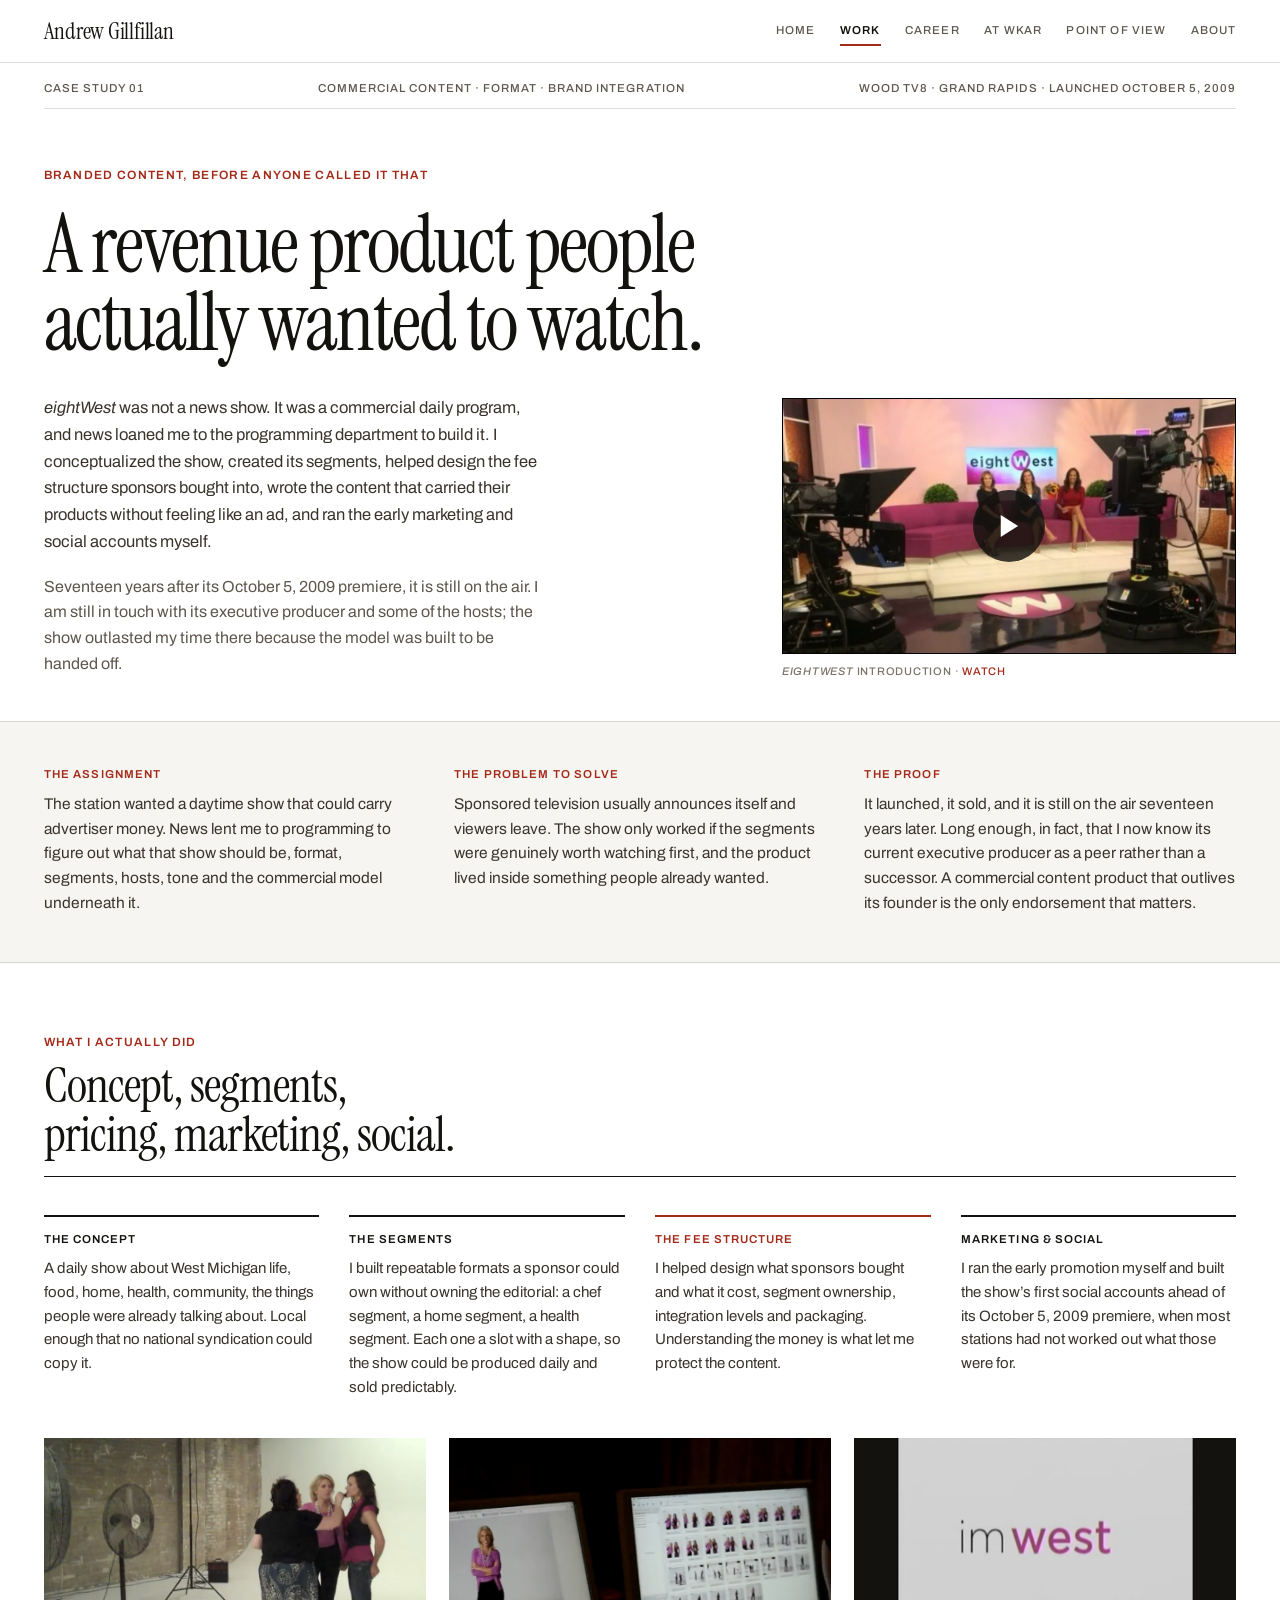
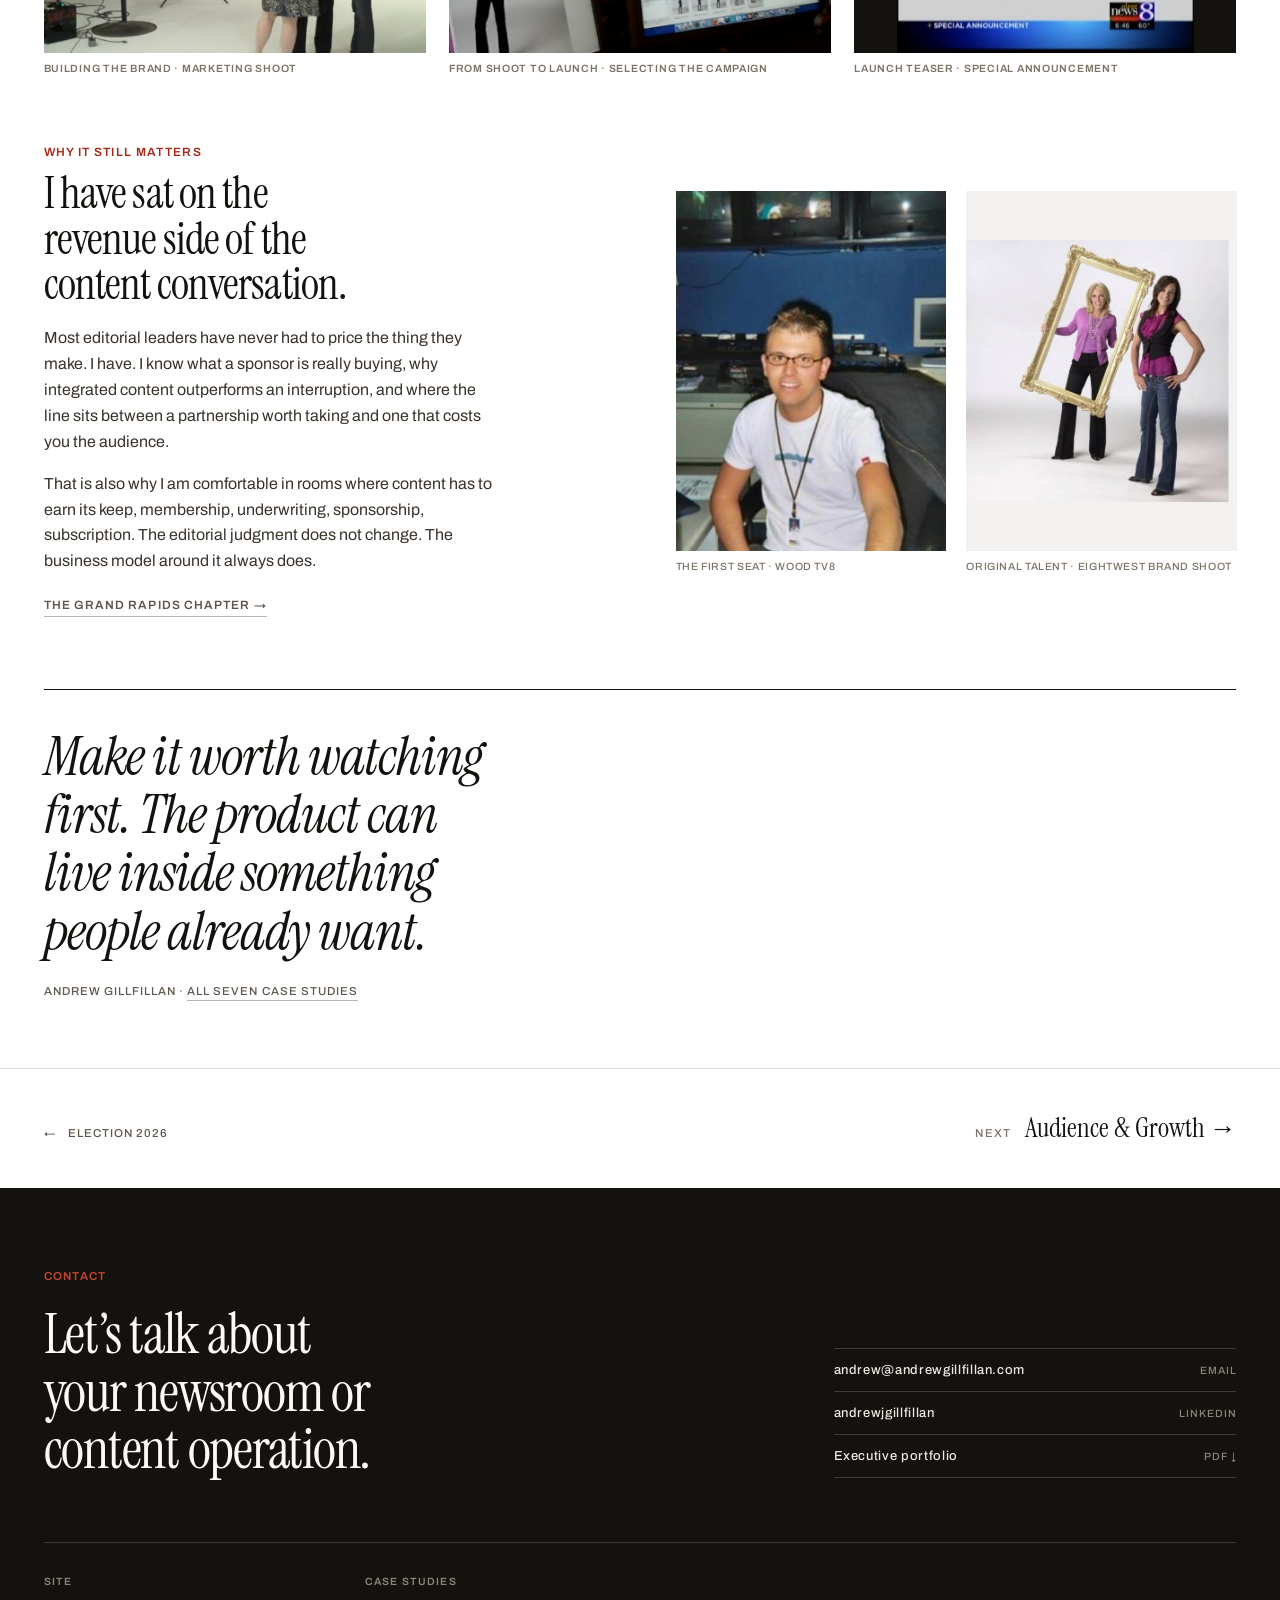
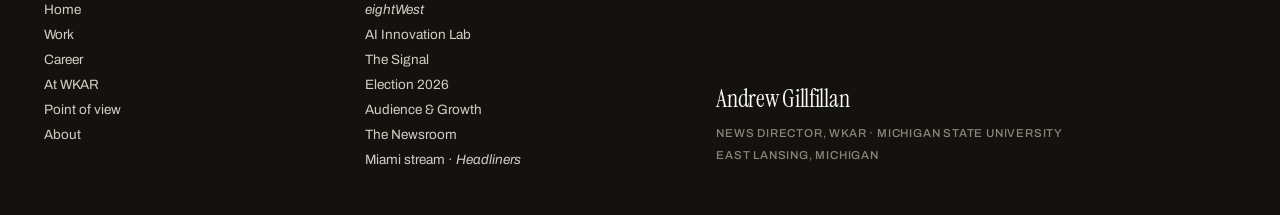
<file: eightwest.html>
<!DOCTYPE html>

<html lang="en">
<head>
<meta charset="utf-8"/>
<meta content="width=device-width, initial-scale=1" name="viewport"/>
<title>eightWest Show Launch | Andrew Gillfillan</title>
<meta content="How Andrew Gillfillan conceived and built eightWest at WOOD TV8: show concept, segments, sponsor model, workflow, marketing and social strategy." name="description"/>
<meta content="Andrew Gillfillan" name="author"/>
<meta content="#14120F" name="theme-color"/>
<meta content="article" property="og:type"/>
<meta content="Andrew Gillfillan" property="og:site_name"/>
<meta content="eightWest Show Launch | Andrew Gillfillan" property="og:title"/>
<meta content="Content people wanted to watch, with the product built into it, and a fee structure that made it work." property="og:description"/>
<meta content="https://raw.githubusercontent.com/grahamandgoldadmin/andrewgillfillan-com/main/assets/social/andrew-gillfillan-share.jpg" property="og:image"/>
<meta content="summary_large_image" name="twitter:card"/>
<link href="favicon.svg" rel="icon" type="image/svg+xml"/>
<link href="https://fonts.googleapis.com" rel="preconnect"/>
<link crossorigin="" href="https://fonts.gstatic.com" rel="preconnect"/>
<link href="https://fonts.googleapis.com/css2?family=Instrument+Serif:ital@0;1&amp;family=Archivo:wght@400;500;600&amp;display=swap" rel="stylesheet"/>
<style>
*{box-sizing:border-box}
html,body{margin:0;padding:0}
html{scroll-behavior:smooth}
body{background:#fff;color:#14120F;font-family:Archivo,Helvetica,Arial,sans-serif;-webkit-font-smoothing:antialiased;text-rendering:optimizeLegibility}
img{display:block;max-width:100%}
a{color:inherit;text-decoration:none;transition:color .2s ease,border-color .2s ease,opacity .2s ease}
a:hover{color:#A32A19}
nav::-webkit-scrollbar{display:none}
::selection{background:#14120F;color:#fff}
a:focus-visible,button:focus-visible,[role=button]:focus-visible{outline:3px solid #A32A19;outline-offset:3px}
@media (prefers-reduced-motion: reduce){html{scroll-behavior:auto}}
</style>
<meta content="index,follow,max-image-preview:large,max-snippet:-1" name="robots"/>
<meta content="Andrew Gillfillan, Andy Gillfillan, news director, editorial leader, newsroom leadership, audience strategy, public media, WKAR, Michigan State University, editorial products, newsletters, streaming news, digital audience growth" name="keywords"/>
<link href="https://www.andrewgillfillan.com/eightwest.html" rel="canonical"/>
<meta content="https://www.andrewgillfillan.com/eightwest.html" property="og:url"/>
<meta content="en_US" property="og:locale"/>
<meta content="Andrew Gillfillan with breaking-news coverage from Florida, California and Miami" property="og:image:alt"/>
<meta content="eightWest Show Launch | Andrew Gillfillan" name="twitter:title"/>
<meta content="Loaned from news to programming to build a commercial daily show from scratch: concept, segments, sponsor-integration model, fee structure, marketing and social. Still on the air seventeen years after its October 5, 2009 premiere." name="twitter:description"/>
<meta content="https://raw.githubusercontent.com/grahamandgoldadmin/andrewgillfillan-com/main/assets/social/andrew-gillfillan-share.jpg" name="twitter:image"/>
<link href="apple-touch-icon.png" rel="apple-touch-icon" sizes="180x180"/>
<link href="site.webmanifest" rel="manifest"/>
<link href="assets/mobile-site.css?v=7" rel="stylesheet"/>
<meta content="Andrew Gillfillan with breaking-news coverage from Florida, California and Miami" name="twitter:image:alt"/><meta content="https://raw.githubusercontent.com/grahamandgoldadmin/andrewgillfillan-com/main/assets/social/andrew-gillfillan-share.jpg" property="og:image:secure_url"/><meta content="1200" property="og:image:width"/><meta content="630" property="og:image:height"/><meta content="image/jpeg" property="og:image:type"/><style id="ag-production-styles">.ag-skip-link:focus{left:clamp(18px,3.4vw,64px)!important;top:11px!important}
@media(max-width:700px){[data-section-nav]{display:none!important}}
@media(max-width:700px){.ag-primary-nav-shell{flex-wrap:wrap!important;align-items:flex-end!important;gap:3px!important;padding-top:12px!important;min-height:0!important}.ag-primary-nav-shell>a{width:100%;font-size:20px!important}.ag-primary-nav{width:100%;justify-content:space-between!important;gap:0!important;overflow:visible!important;font-size:9px!important;letter-spacing:.055em!important}.ag-primary-nav a{padding:9px 1px 10px!important}.ag-primary-nav-shell::after{display:none!important}.ag-page-meta,.ag-election-attributes{display:none!important}}
.ag-hover-1:hover{color:#A32A19}
.ag-hover-2:hover{color:#A32A19}
.ag-hover-3:hover{color:#A32A19}
.ag-hover-4:hover{color:#A32A19}
.ag-hover-5:hover{color:#A32A19}
.ag-hover-6:hover{color:#A32A19}
.ag-hover-7:hover{color:#A32A19; border-bottom-color:#A32A19}
.ag-hover-8:hover{color:#A32A19; border-bottom-color:#A32A19}
.ag-hover-9:hover{color:#A32A19}
.ag-hover-10:hover{color:#A32A19}
.ag-hover-11:hover{color:#E0785F}
.ag-hover-12:hover{color:#E0785F}
.ag-hover-13:hover{color:#E0785F}
.ag-hover-14:hover{color:#fff}
.ag-hover-15:hover{color:#fff}
.ag-hover-16:hover{color:#fff}
.ag-hover-17:hover{color:#fff}
.ag-hover-18:hover{color:#fff}
.ag-hover-19:hover{color:#fff}
.ag-hover-20:hover{color:#fff}
.ag-hover-21:hover{color:#fff}
.ag-hover-22:hover{color:#fff}
.ag-hover-23:hover{color:#fff}
.ag-hover-24:hover{color:#fff}
.ag-hover-25:hover{color:#fff}
.ag-after-1::after{content:''; position:absolute; right:0; top:1px; bottom:1px; width:clamp(0px,4vw,34px); pointer-events:none; background:linear-gradient(to right, rgba(255,255,255,0), rgba(255,255,255,.96))}</style></head>
<body class="ag-page-eightwest">
<header style="position:sticky; top:0; z-index:800; background:rgba(255,255,255,.94); backdrop-filter:saturate(140%) blur(8px); -webkit-backdrop-filter:saturate(140%) blur(8px); border-bottom:1px solid rgba(20,18,15,.14);">
<a class="ag-skip-link" href="#main" style="position:absolute; left:-9999px; top:0; background:#14120F; color:#fff; padding:10px 16px; font-size:12px; letter-spacing:.08em; text-transform:uppercase;">Skip to content</a>
<div class="ag-primary-nav-shell ag-after-1" style="position:relative; max-width:1600px; margin:0 auto; padding:0 clamp(18px,3.4vw,64px); display:flex; align-items:center; justify-content:space-between; gap:clamp(12px,2vw,24px); min-height:62px;">
<a href="index.html" style="font-family:'Instrument Serif',Georgia,serif; font-size:clamp(17px,4.3vw,23px); letter-spacing:-.01em; line-height:1; white-space:nowrap; flex:0 0 auto;">Andrew Gillfillan</a>
<nav aria-label="Primary" class="ag-primary-nav" style="display:flex; align-items:center; gap:clamp(11px,1.9vw,30px); overflow-x:auto; -ms-overflow-style:none; scrollbar-width:none; font-size:11.5px; font-weight:500; letter-spacing:.1em; text-transform:uppercase;">
<a class="ag-hover-1" href="index.html" style="white-space:nowrap; padding:8px 0; border-bottom:2px solid transparent; color:#5D564D;">Home</a>
<a aria-current="true" class="ag-hover-2" href="work.html" style="white-space:nowrap; padding:8px 0; border-bottom:2px solid #A32A19; color:#14120F; font-weight:600;">Work</a>
<a class="ag-hover-4" href="career.html" style="white-space:nowrap; padding:8px 0; border-bottom:2px solid transparent; color:#5D564D;">Career</a>
<a class="ag-hover-3" href="at-wkar.html" style="white-space:nowrap; padding:8px 0; border-bottom:2px solid transparent; color:#5D564D;">At WKAR</a>

<a class="ag-hover-5" href="point-of-view.html" style="white-space:nowrap; padding:8px 0; border-bottom:2px solid transparent; color:#5D564D;">Point of view</a>
<a class="ag-hover-6" href="about.html" style="white-space:nowrap; padding:8px 0; border-bottom:2px solid transparent; color:#5D564D;">About</a>
</nav>
</div>
</header>
<main id="main">
<section style="max-width:1600px; margin:0 auto; padding:clamp(13px,1.5vw,20px) clamp(18px,3.4vw,64px) 0;">
<div class="ag-page-meta" style="display:flex; flex-wrap:wrap; justify-content:space-between; gap:10px 28px; padding-bottom:14px; border-bottom:1px solid rgba(20,18,15,.14); font-size:11.5px; font-weight:500; letter-spacing:.09em; text-transform:uppercase; color:#5D564D;">
<span>Case study 01</span><span>Commercial content · Format · Brand integration</span><span>WOOD TV8 · Grand Rapids · launched October 5, 2009</span>
</div>
<div style="display:flex; flex-wrap:wrap; gap:clamp(30px,4.4vw,80px); padding:clamp(34px,4.6vw,76px) 0 clamp(28px,3.4vw,52px);">
<div style="flex:3 1 480px; min-width:0;">
<p style="margin:0; font-size:12px; font-weight:600; letter-spacing:.11em; text-transform:uppercase; color:#A32A19;">Branded content, before anyone called it that</p>
<h1 style="margin:clamp(16px,1.9vw,28px) 0 0; font-family:'Instrument Serif',Georgia,serif; font-weight:400; font-size:clamp(46px,6.4vw,104px); line-height:.95; letter-spacing:-.024em; text-wrap:balance;">A revenue product people actually wanted to watch.</h1>
<p style="margin:clamp(22px,2.6vw,36px) 0 0; max-width:56ch; font-size:clamp(16.5px,1.12vw,19.5px); line-height:1.62; color:#39332C; text-wrap:pretty;"><em>eightWest</em> was not a news show. It was a commercial daily program, and news loaned me to the programming department to build it. I conceptualized the show, created its segments, helped design the fee structure sponsors bought into, wrote the content that carried their products without feeling like an ad, and ran the early marketing and social accounts myself.</p>
<p style="margin:18px 0 0; max-width:56ch; font-size:16px; line-height:1.62; color:#5D564D; text-wrap:pretty;">Seventeen years after its October 5, 2009 premiere, it is still on the air. I am still in touch with its executive producer and some of the hosts; the show outlasted my time there because the model was built to be handed off.</p>
<p class="ag-mobile-only ag-case-mobile-deck">News loaned me to programming to build a commercial daily show from scratch. I conceived the format, created repeatable segments, helped design the sponsor fee structure, wrote integrations that still felt worth watching, and ran the early marketing and social accounts. The show premiered October 5, 2009. Seventeen years later, <em>eightWest</em> is still on the air.</p>
</div>
<div style="flex:2 1 320px; min-width:0; display:flex; align-items:flex-end;">
<figure style="margin:0; width:100%;">
<a href="https://www.youtube.com/watch?v=ny2A52rctEc" style="position:relative; display:block; width:100%; aspect-ratio:16/9; background:#000; overflow:hidden; border:1px solid rgba(20,18,15,.14);">
<img alt="The eightWest set at WOOD TV8 with the show’s hosts" decoding="async" loading="lazy" src="assets/career/eightwest-set.jpg" style="width:100%; height:100%; object-fit:cover;" width="1120" height="736"/>
<span style="position:absolute; inset:0; display:flex; align-items:center; justify-content:center;"><span style="width:72px; height:72px; border-radius:50%; background:rgba(20,18,15,.82); display:flex; align-items:center; justify-content:center;"><svg aria-hidden="true" height="26" viewbox="0 0 24 28" width="22"><polygon fill="#fff" points="3,2 22,14 3,26"></polygon></svg></span></span>
</a>
<figcaption style="margin-top:11px; font-size:11px; font-weight:500; letter-spacing:.07em; text-transform:uppercase; color:#7B7368;"><em>eightWest</em> introduction · <span style="color:#A32A19;">Watch</span></figcaption>
</figure>
</div>
</div>
</section>
<section data-reveal="" style="border-top:1px solid rgba(20,18,15,.14); border-bottom:1px solid rgba(20,18,15,.14); background:#F7F5F1;">
<div style="max-width:1600px; margin:0 auto; padding:clamp(30px,3.6vw,56px) clamp(18px,3.4vw,64px); display:flex; flex-wrap:wrap; gap:clamp(24px,3vw,56px);">
<div style="flex:1 1 240px; min-width:0;">
<p style="margin:0; font-size:11.5px; font-weight:600; letter-spacing:.1em; text-transform:uppercase; color:#A32A19;">The assignment</p>
<p style="margin:12px 0 0; font-size:15.5px; line-height:1.6; color:#39332C;">The station wanted a daytime show that could carry advertiser money. News lent me to programming to figure out what that show should be, format, segments, hosts, tone and the commercial model underneath it.</p>
</div>
<div style="flex:1 1 240px; min-width:0;">
<p style="margin:0; font-size:11.5px; font-weight:600; letter-spacing:.1em; text-transform:uppercase; color:#A32A19;">The problem to solve</p>
<p style="margin:12px 0 0; font-size:15.5px; line-height:1.6; color:#39332C;">Sponsored television usually announces itself and viewers leave. The show only worked if the segments were genuinely worth watching first, and the product lived inside something people already wanted.</p>
</div>
<div style="flex:1 1 240px; min-width:0;">
<p style="margin:0; font-size:11.5px; font-weight:600; letter-spacing:.1em; text-transform:uppercase; color:#A32A19;">The proof</p>
<p style="margin:12px 0 0; font-size:15.5px; line-height:1.6; color:#39332C;">It launched, it sold, and it is still on the air seventeen years later. Long enough, in fact, that I now know its current executive producer as a peer rather than a successor. A commercial content product that outlives its founder is the only endorsement that matters.</p>
</div>
</div>
</section>
<section style="max-width:1600px; margin:0 auto; padding:clamp(46px,5.6vw,92px) clamp(18px,3.4vw,64px) 0;">
<div data-reveal="" style="border-bottom:1px solid #14120F; padding-bottom:16px;">
<p style="margin:0; font-size:12px; font-weight:600; letter-spacing:.11em; text-transform:uppercase; color:#A32A19;">What I actually did</p>
<h2 style="margin:12px 0 0; font-family:'Instrument Serif',Georgia,serif; font-weight:400; font-size:clamp(32px,3.8vw,58px); line-height:1.02; letter-spacing:-.02em; max-width:22ch; text-wrap:balance;">Concept, segments, pricing, marketing, social.</h2>
</div>
<div data-reveal="" style="display:grid; grid-template-columns:repeat(auto-fit,minmax(min(100%,230px),1fr)); gap:clamp(22px,2.4vw,42px); padding-top:clamp(26px,3vw,44px);">
<div style="border-top:2px solid #14120F; padding-top:16px;">
<p style="margin:0; font-size:11.5px; font-weight:600; letter-spacing:.09em; text-transform:uppercase; color:#14120F;">The concept</p>
<p style="margin:12px 0 0; font-size:15px; line-height:1.58; color:#39332C; text-wrap:pretty;">A daily show about West Michigan life, food, home, health, community, the things people were already talking about. Local enough that no national syndication could copy it.</p>
</div>
<div style="border-top:2px solid #14120F; padding-top:16px;">
<p style="margin:0; font-size:11.5px; font-weight:600; letter-spacing:.09em; text-transform:uppercase; color:#14120F;">The segments</p>
<p style="margin:12px 0 0; font-size:15px; line-height:1.58; color:#39332C; text-wrap:pretty;">I built repeatable formats a sponsor could own without owning the editorial: a chef segment, a home segment, a health segment. Each one a slot with a shape, so the show could be produced daily and sold predictably.</p>
</div>
<div style="border-top:2px solid #A32A19; padding-top:16px;">
<p style="margin:0; font-size:11.5px; font-weight:600; letter-spacing:.09em; text-transform:uppercase; color:#A32A19;">The fee structure</p>
<p style="margin:12px 0 0; font-size:15px; line-height:1.58; color:#39332C; text-wrap:pretty;">I helped design what sponsors bought and what it cost, segment ownership, integration levels and packaging. Understanding the money is what let me protect the content.</p>
</div>
<div style="border-top:2px solid #14120F; padding-top:16px;">
<p style="margin:0; font-size:11.5px; font-weight:600; letter-spacing:.09em; text-transform:uppercase; color:#14120F;">Marketing &amp; social</p>
<p style="margin:12px 0 0; font-size:15px; line-height:1.58; color:#39332C; text-wrap:pretty;">I ran the early promotion myself and built the show’s first social accounts ahead of its October 5, 2009 premiere, when most stations had not worked out what those were for.</p>
</div>
</div>
<div data-reveal="" style="display:grid; grid-template-columns:repeat(auto-fit,minmax(min(100%,240px),1fr)); gap:clamp(16px,1.8vw,26px); margin-top:clamp(26px,3vw,44px);">
<figure data-lightbox="Behind the scenes at the original eightWest marketing shoot" style="margin:0;">
<img alt="Behind the scenes as the original eightWest hosts prepare for the show’s marketing shoot" decoding="async" loading="lazy" src="assets/career/eightwest-marketing-bts.jpg" style="display:block; width:100%; aspect-ratio:16/9; object-fit:cover;" width="1800" height="988"/>
<figcaption style="margin-top:10px; font-size:10.5px; font-weight:600; letter-spacing:.07em; text-transform:uppercase; color:#7B7368;">Building the brand · marketing shoot</figcaption>
</figure>
<figure data-lightbox="Selecting images from the original eightWest marketing shoot" style="margin:0;">
<img alt="Photo selects from the original eightWest marketing shoot displayed on editing monitors" decoding="async" loading="lazy" src="assets/career/eightwest-marketing-selects.jpg" style="display:block; width:100%; aspect-ratio:16/9; object-fit:cover;" width="1800" height="960"/>
<figcaption style="margin-top:10px; font-size:10.5px; font-weight:600; letter-spacing:.07em; text-transform:uppercase; color:#7B7368;">From shoot to launch · selecting the campaign</figcaption>
</figure>
<figure data-lightbox="The eightWest launch teaser" style="margin:0;">
<img alt="The original I’m west launch teaser for eightWest on WOOD TV8" decoding="async" loading="lazy" src="assets/career/eightwest-promo-launch.jpg" style="display:block; width:100%; aspect-ratio:16/9; object-fit:contain; background:#14120F;" width="1600" height="1161"/>
<figcaption style="margin-top:10px; font-size:10.5px; font-weight:600; letter-spacing:.07em; text-transform:uppercase; color:#7B7368;">Launch teaser · special announcement</figcaption>
</figure>
</div>
</section>
<section style="max-width:1600px; margin:0 auto; padding:clamp(46px,5.6vw,92px) clamp(18px,3.4vw,64px) 0;">
<div data-reveal="" style="display:flex; flex-wrap:wrap; gap:clamp(28px,4vw,72px); align-items:center;">
<div style="flex:1 1 340px; min-width:0;">
<p style="margin:0; font-size:12px; font-weight:600; letter-spacing:.11em; text-transform:uppercase; color:#A32A19;">Why it still matters</p>
<h2 style="margin:12px 0 0; font-family:'Instrument Serif',Georgia,serif; font-weight:400; font-size:clamp(30px,3.4vw,50px); line-height:1.04; letter-spacing:-.02em; max-width:20ch; text-wrap:balance;">I have sat on the revenue side of the content conversation.</h2>
<p style="margin:18px 0 0; max-width:50ch; font-size:16px; line-height:1.62; color:#39332C; text-wrap:pretty;">Most editorial leaders have never had to price the thing they make. I have. I know what a sponsor is really buying, why integrated content outperforms an interruption, and where the line sits between a partnership worth taking and one that costs you the audience.</p>
<p style="margin:16px 0 0; max-width:50ch; font-size:16px; line-height:1.62; color:#39332C; text-wrap:pretty;">That is also why I am comfortable in rooms where content has to earn its keep, membership, underwriting, sponsorship, subscription. The editorial judgment does not change. The business model around it always does.</p>
<a class="ag-hover-7" href="career.html#grand-rapids" style="display:inline-block; margin-top:24px; font-size:12px; font-weight:600; letter-spacing:.09em; text-transform:uppercase; color:#5D564D; border-bottom:1px solid rgba(20,18,15,.3); padding-bottom:4px;">The Grand Rapids chapter →</a>
</div>
<div class="ag-eightwest-career-images" style="flex:1 1 320px; min-width:0; display:flex; gap:clamp(14px,1.6vw,24px);">
<figure data-lightbox="The first seat, the WOOD TV8 newsroom" style="flex:1; margin:0;">
<img alt="Andrew Gillfillan early in his career in the WOOD TV8 newsroom" decoding="async" loading="lazy" src="assets/career/wood-intern.jpg" style="width:100%; aspect-ratio:3/4; object-fit:cover;" width="1241" height="1241"/>
<figcaption style="margin-top:10px; font-size:10.5px; font-weight:500; letter-spacing:.06em; text-transform:uppercase; color:#7B7368;">The first seat · WOOD TV8</figcaption>
</figure>
<figure data-lightbox="The original eightWest talent during the show’s brand photo shoot" style="flex:1; margin:0;">
<img alt="The original eightWest talent during the show’s brand photo shoot" decoding="async" loading="lazy" src="assets/career/eightwest-talent.jpg" style="width:100%; aspect-ratio:3/4; object-fit:contain; object-position:center; background:#F3F1EF;" width="604" height="586"/>
<figcaption style="margin-top:10px; font-size:10.5px; font-weight:500; letter-spacing:.06em; text-transform:uppercase; color:#7B7368;">Original talent · eightWest brand shoot</figcaption>
</figure>
</div>
</div>
</section>
<section style="max-width:1600px; margin:0 auto; padding:clamp(46px,5.6vw,92px) clamp(18px,3.4vw,64px) clamp(46px,5.6vw,88px);">
<blockquote data-reveal="" style="margin:0; border-top:1px solid #14120F; padding-top:clamp(26px,3vw,44px);">
<p style="margin:0; font-family:'Instrument Serif',Georgia,serif; font-style:italic; font-size:clamp(30px,4.2vw,66px); line-height:1.08; letter-spacing:-.018em; max-width:22ch; text-wrap:balance;">Make it worth watching first. The product can live inside something people already want.</p>
<footer style="margin-top:24px; font-size:11.5px; font-weight:500; letter-spacing:.09em; text-transform:uppercase; color:#5D564D;">Andrew Gillfillan · <a class="ag-hover-8" href="work.html" style="border-bottom:1px solid rgba(20,18,15,.3); padding-bottom:3px;">All seven case studies</a></footer>
</blockquote>
</section>
</main>
<div>
<div style="max-width:1600px; margin:0 auto; padding:clamp(30px,3.6vw,52px) clamp(18px,3.4vw,64px); border-top:1px solid rgba(20,18,15,.14); display:flex; flex-wrap:wrap; align-items:baseline; justify-content:space-between; gap:18px 32px;">
<a class="ag-hover-9" href="election-2026.html" style="display:flex; align-items:baseline; gap:11px; font-size:11.5px; font-weight:500; letter-spacing:.09em; text-transform:uppercase; color:#5D564D;"><span aria-hidden="true">←</span>Election 2026</a>
<a class="ag-hover-10" href="audience-growth.html" style="display:flex; align-items:baseline; gap:14px; text-align:right;">
<span style="font-size:11.5px; font-weight:500; letter-spacing:.09em; text-transform:uppercase; color:#7B7368;">Next</span>
<span style="font-family:'Instrument Serif',Georgia,serif; font-size:clamp(22px,2.1vw,30px); line-height:1;">Audience &amp; Growth →</span>
</a>
</div>
<footer style="background:#14120F; color:#EDE9E2;">
<div style="max-width:1600px; margin:0 auto; padding:clamp(52px,6.4vw,104px) clamp(18px,3.4vw,64px) clamp(34px,3.8vw,56px);">
<div style="display:flex; flex-wrap:wrap; gap:clamp(32px,5vw,88px); align-items:flex-end;">
<div style="flex:2 1 440px; min-width:0;">
<p style="margin:0; font-size:11.5px; font-weight:600; letter-spacing:.11em; text-transform:uppercase; color:#C4462F;">Contact</p>
<p style="margin:clamp(16px,1.8vw,26px) 0 0; font-family:'Instrument Serif',Georgia,serif; font-size:clamp(34px,4.4vw,68px); line-height:1.02; letter-spacing:-.022em; max-width:17ch; text-wrap:balance; color:#FBFAF8;">Let’s talk about your newsroom or content operation.</p>
</div>
<div style="flex:1 1 260px; min-width:0; display:flex; flex-direction:column; gap:0; font-size:13px; font-weight:500; letter-spacing:.05em;">
<a class="ag-hover-11" href="mailto:andrew@andrewgillfillan.com" style="padding:14px 0; border-top:1px solid rgba(237,233,226,.2); display:flex; justify-content:space-between; align-items:baseline; gap:16px;"><span>andrew@andrewgillfillan.com</span><span style="font-size:10.5px; letter-spacing:.09em; text-transform:uppercase; color:#8C8579;">Email</span></a>
<a class="ag-hover-12" href="https://www.linkedin.com/in/andrewjgillfillan" style="padding:14px 0; border-top:1px solid rgba(237,233,226,.2); display:flex; justify-content:space-between; align-items:baseline; gap:16px;"><span>andrewjgillfillan</span><span style="font-size:10.5px; letter-spacing:.09em; text-transform:uppercase; color:#8C8579;">LinkedIn</span></a>
<a aria-label="Executive portfolio PDF ↓ (opens in a new tab)" class="ag-hover-13" href="assets/docs/Andrew_Gillfillan_Executive_Portfolio.pdf" rel="noopener noreferrer" style="padding:14px 0; border-top:1px solid rgba(237,233,226,.2); border-bottom:1px solid rgba(237,233,226,.2); display:flex; justify-content:space-between; align-items:baseline; gap:16px;" target="_blank"><span>Executive portfolio</span><span style="font-size:10.5px; letter-spacing:.09em; text-transform:uppercase; color:#8C8579;">PDF ↓</span></a>
</div>
</div>
<div style="display:flex; flex-wrap:wrap; gap:clamp(28px,4vw,72px); margin-top:clamp(44px,5vw,84px); padding-top:clamp(24px,2.6vw,36px); border-top:1px solid rgba(237,233,226,.18);">
<div style="flex:1 1 160px;">
<p style="margin:0 0 15px; font-size:10.5px; font-weight:600; letter-spacing:.11em; text-transform:uppercase; color:#8C8579;">Site</p>
<div style="display:flex; flex-direction:column; gap:10px; font-size:13.5px; color:#D3CDC3;">
<a class="ag-hover-14" href="index.html">Home</a>
<a class="ag-hover-15" href="work.html">Work</a>
<a class="ag-hover-17" href="career.html">Career</a>
<a class="ag-hover-16" href="at-wkar.html">At WKAR</a>

<a class="ag-hover-18" href="point-of-view.html">Point of view</a>
<a class="ag-hover-19" href="about.html">About</a>
</div>
</div>
<div style="flex:1 1 190px;">
<p style="margin:0 0 15px; font-size:10.5px; font-weight:600; letter-spacing:.11em; text-transform:uppercase; color:#8C8579;">Case studies</p>
<div style="display:flex; flex-direction:column; gap:10px; font-size:13.5px; color:#D3CDC3;">
<a href="data-ai-systems.html">AI Innovation Lab</a>
<a class="ag-hover-20" href="the-signal.html">The Signal</a>
<a class="ag-hover-21" href="election-2026.html">Election 2026</a>
<a class="ag-hover-22" href="audience-growth.html">Audience &amp; Growth</a>
<a class="ag-hover-23" href="newsroom.html">The Newsroom</a>
<a class="ag-hover-24" href="miami-stream.html">Miami stream · <em>Headliners</em></a>
<a class="ag-hover-25" href="eightwest.html"><em>eightWest</em></a>
</div>
</div>
<div style="flex:2 1 300px; display:flex; flex-direction:column; justify-content:flex-end;">
<p style="margin:0; font-family:'Instrument Serif',Georgia,serif; font-size:clamp(20px,1.9vw,27px); line-height:1.25; letter-spacing:-.012em; color:#FBFAF8;">Andrew Gillfillan</p>
<p style="margin:9px 0 0; font-size:11.5px; font-weight:500; letter-spacing:.07em; text-transform:uppercase; color:#8C8579; line-height:1.9;">News Director, WKAR · Michigan State University<br/>East Lansing, Michigan</p>
</div>
</div>
</div>
</footer>
</div>
<script type="module">import { initAll } from './site-behaviors.js?v=3'; initAll();</script>
</body>
</html>
</file>
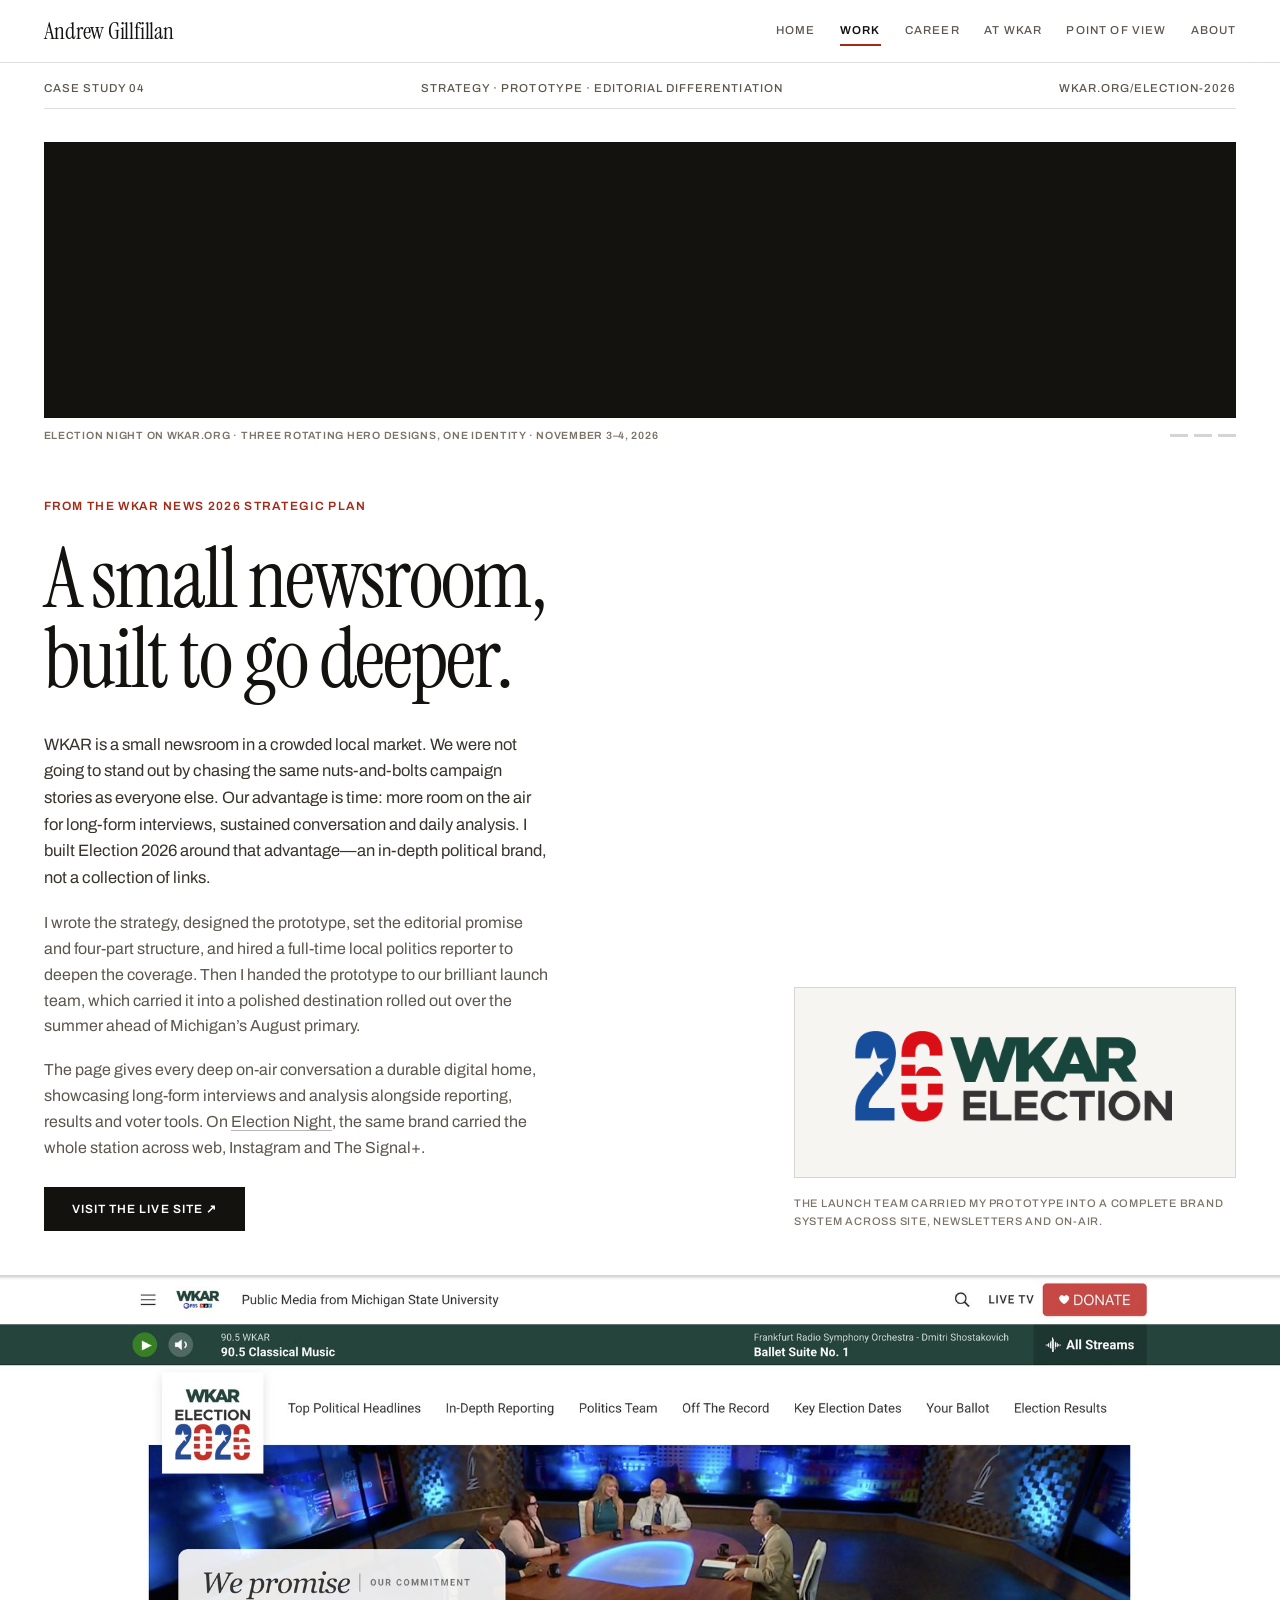
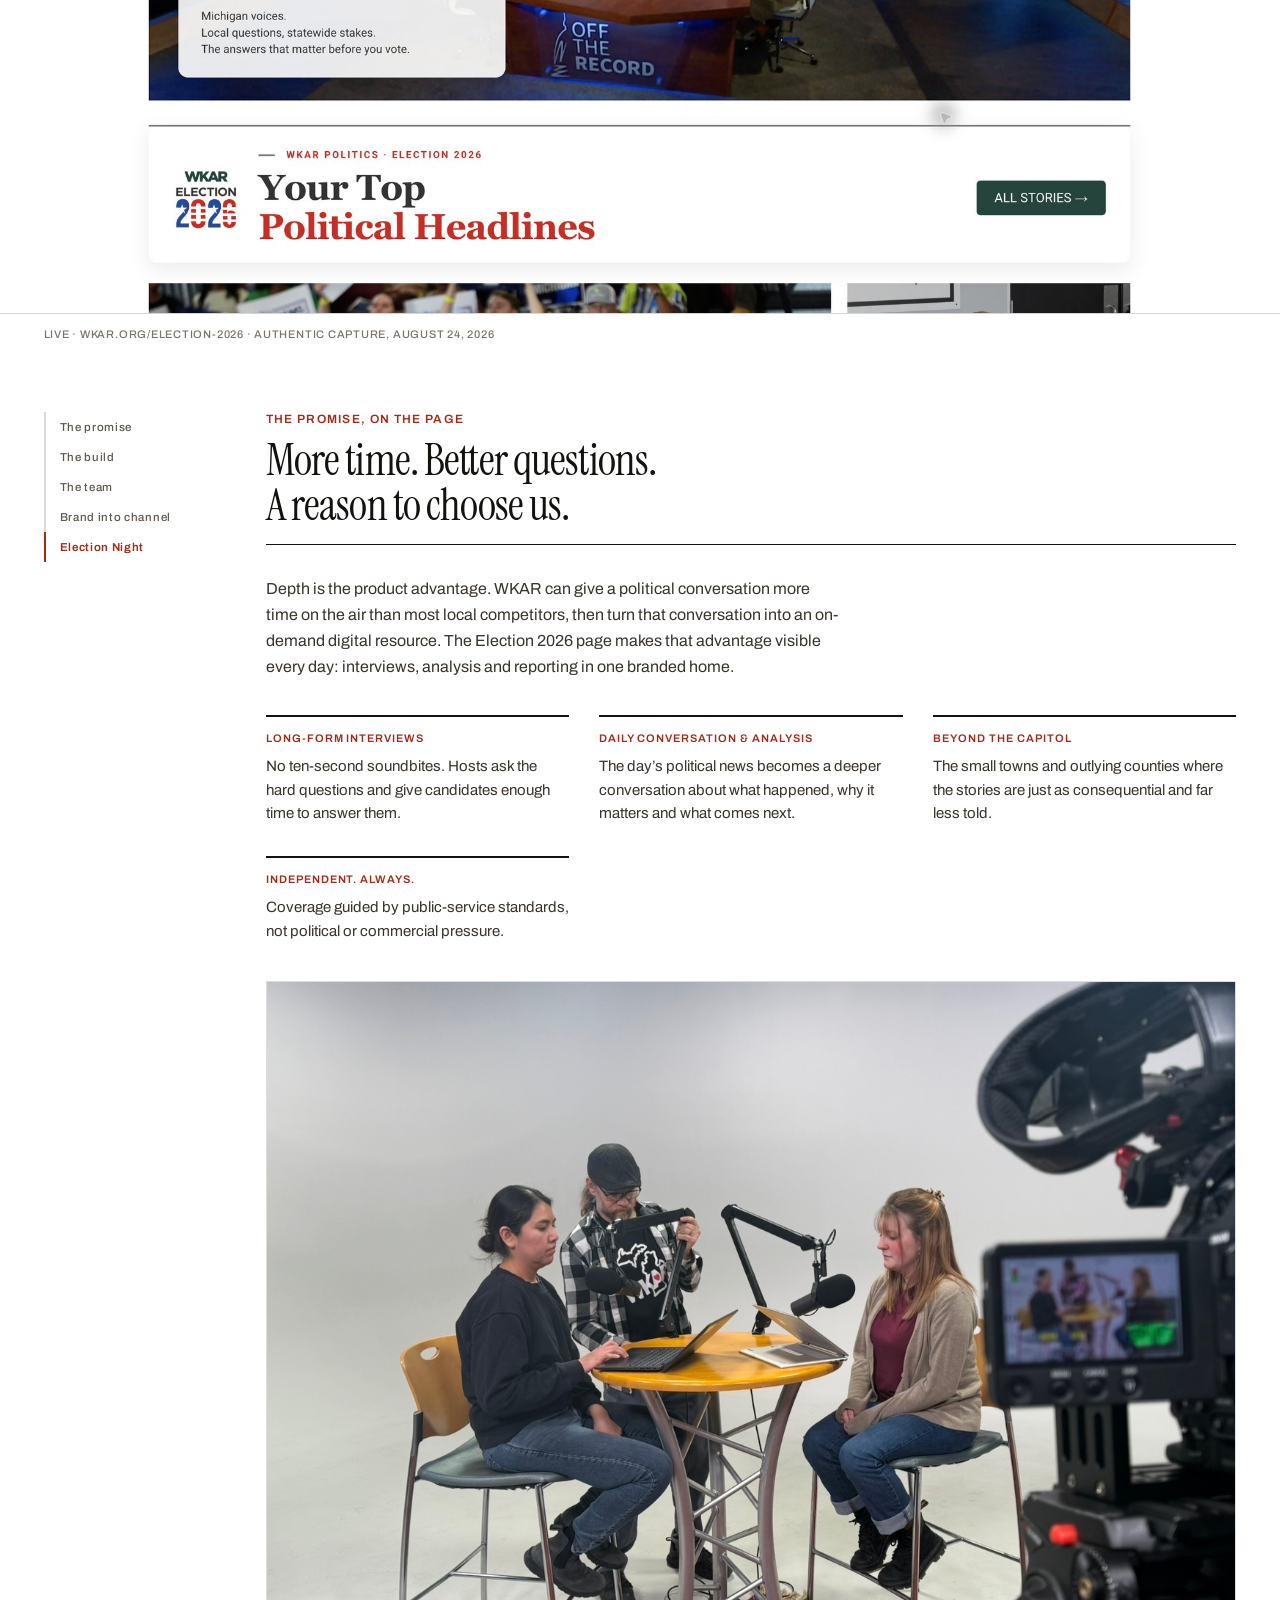
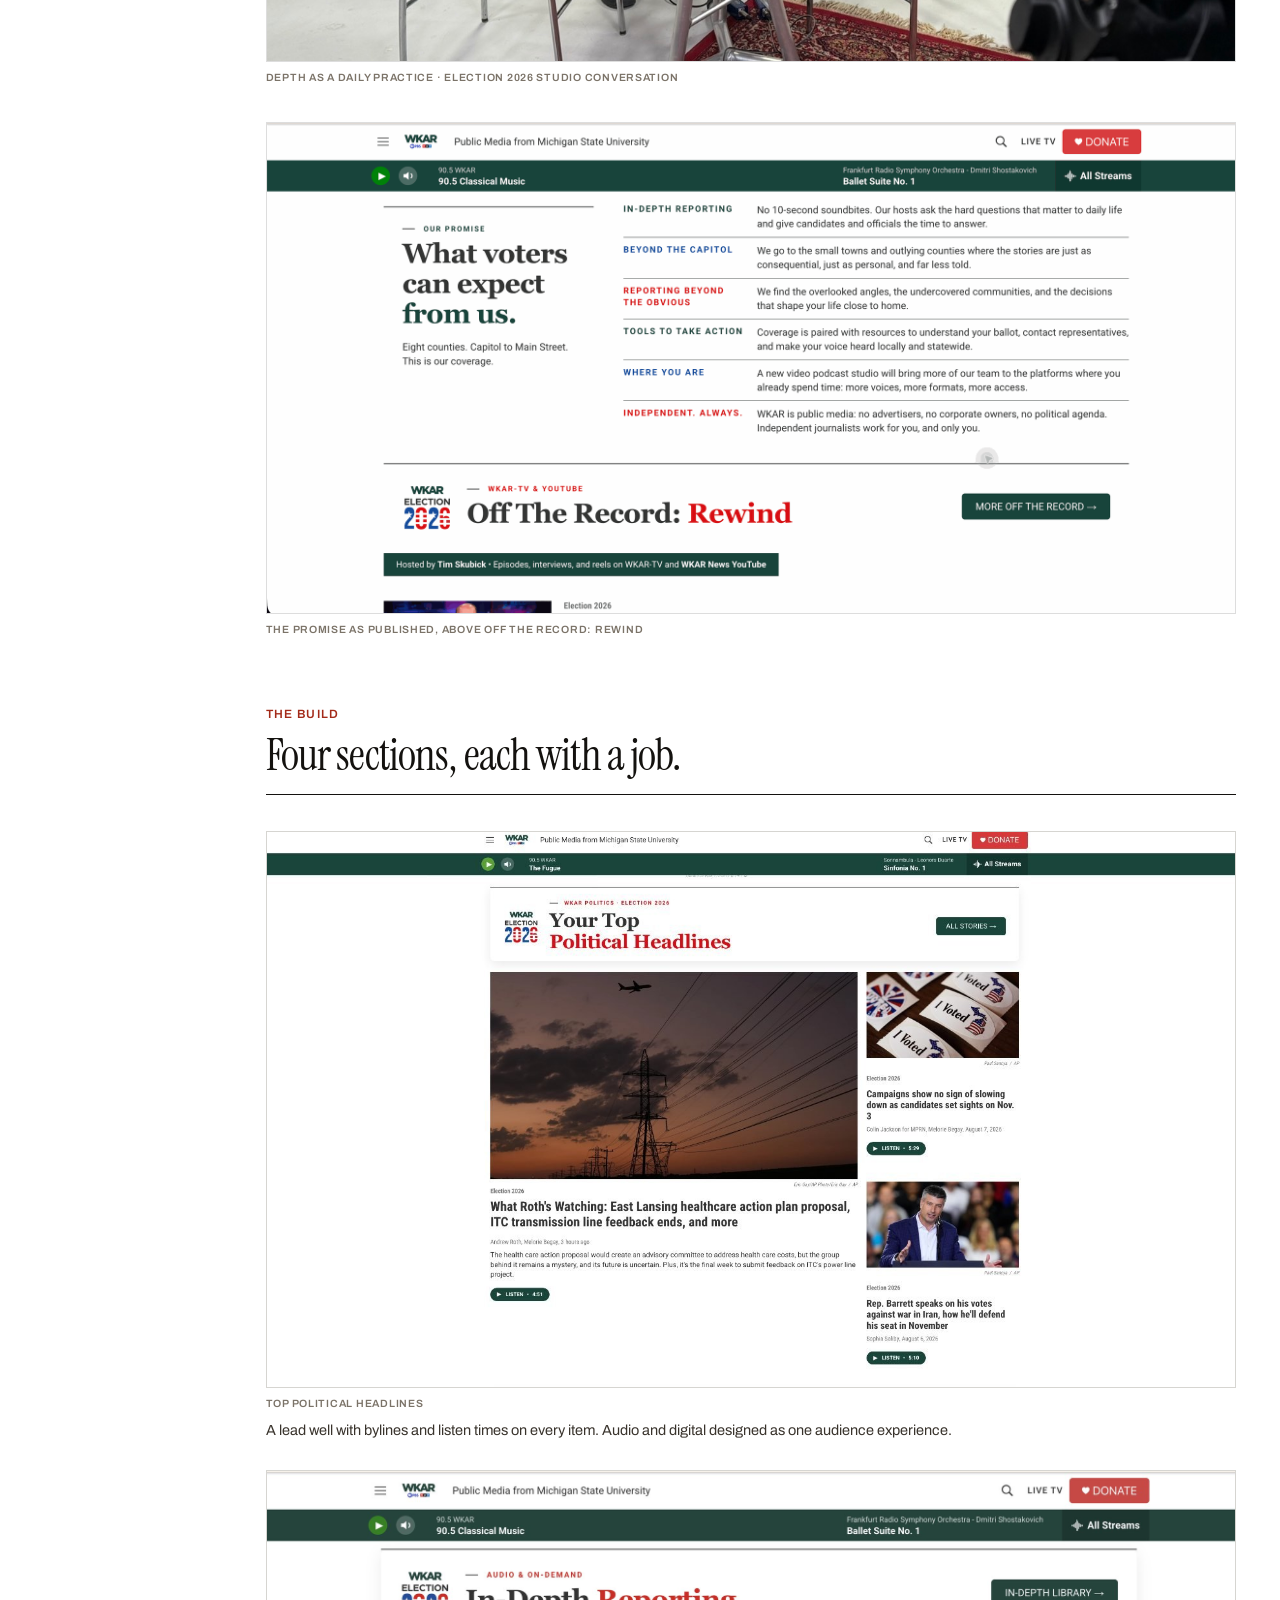
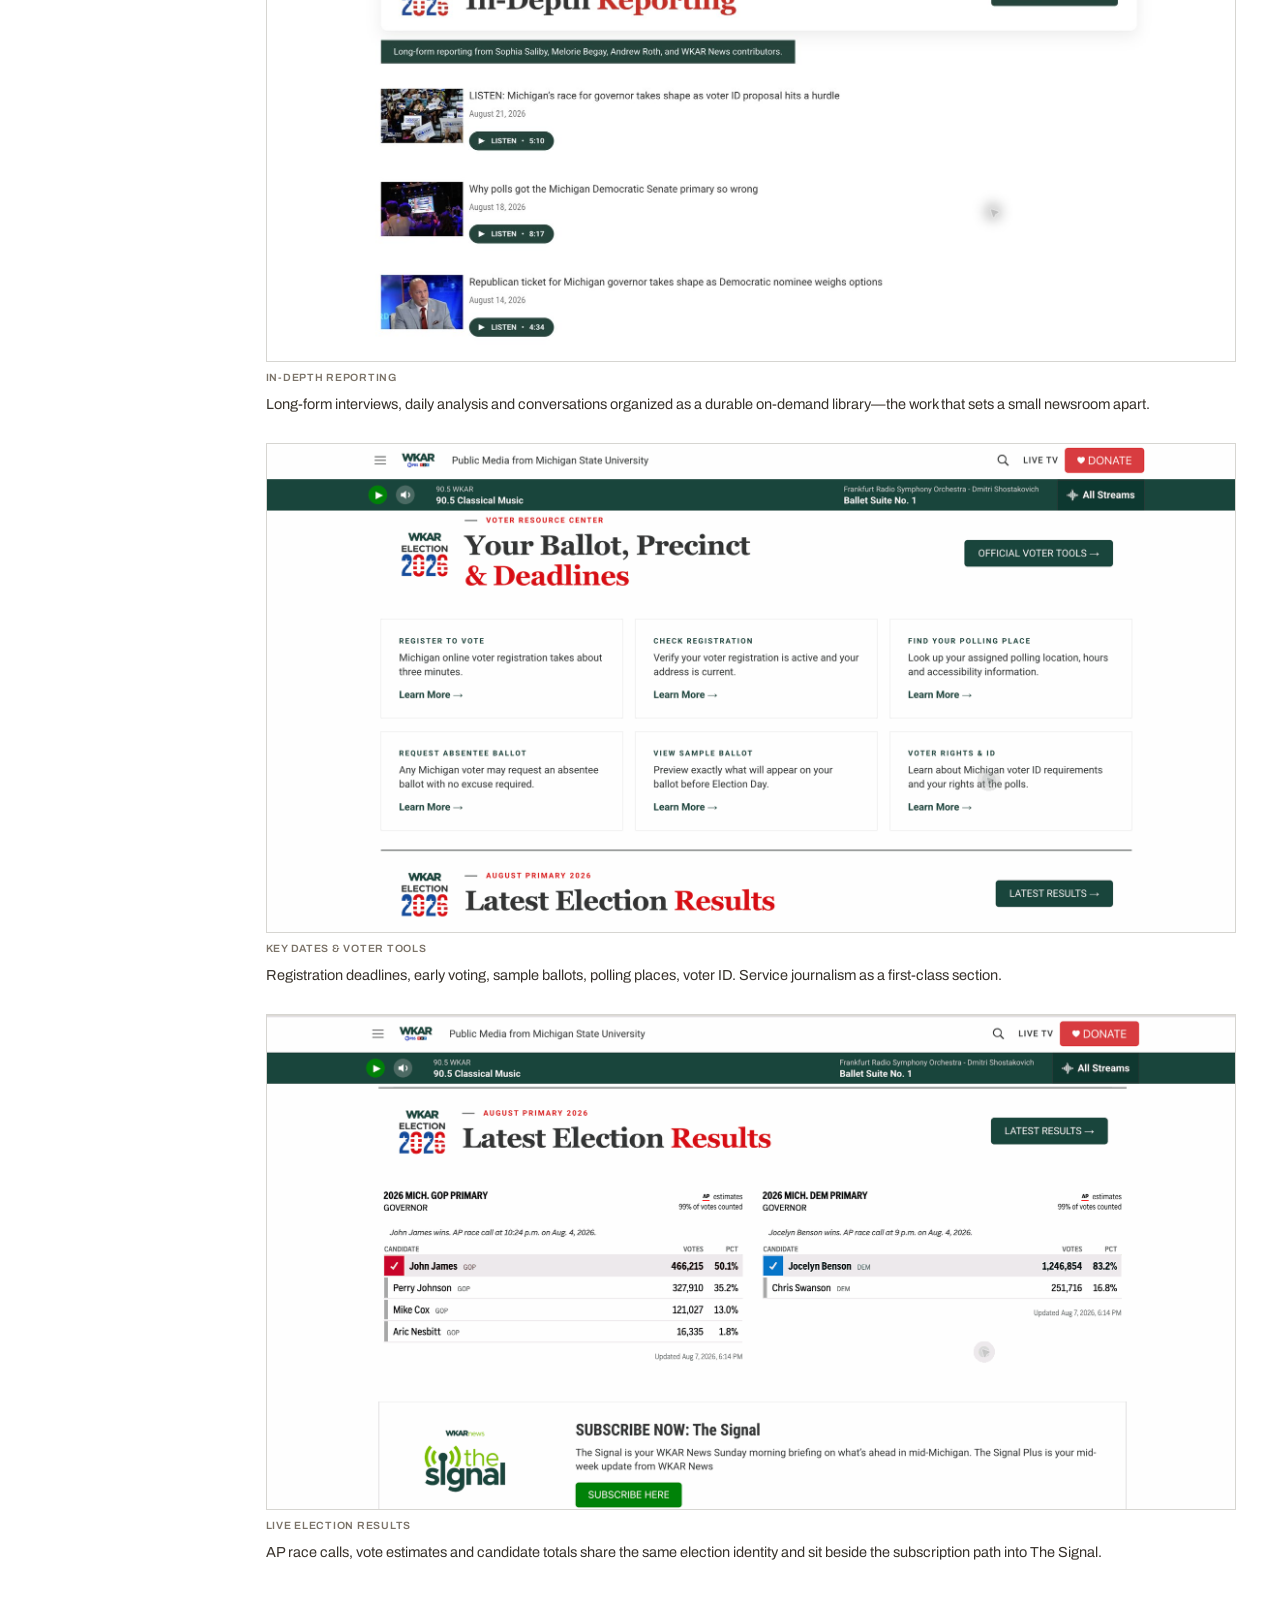
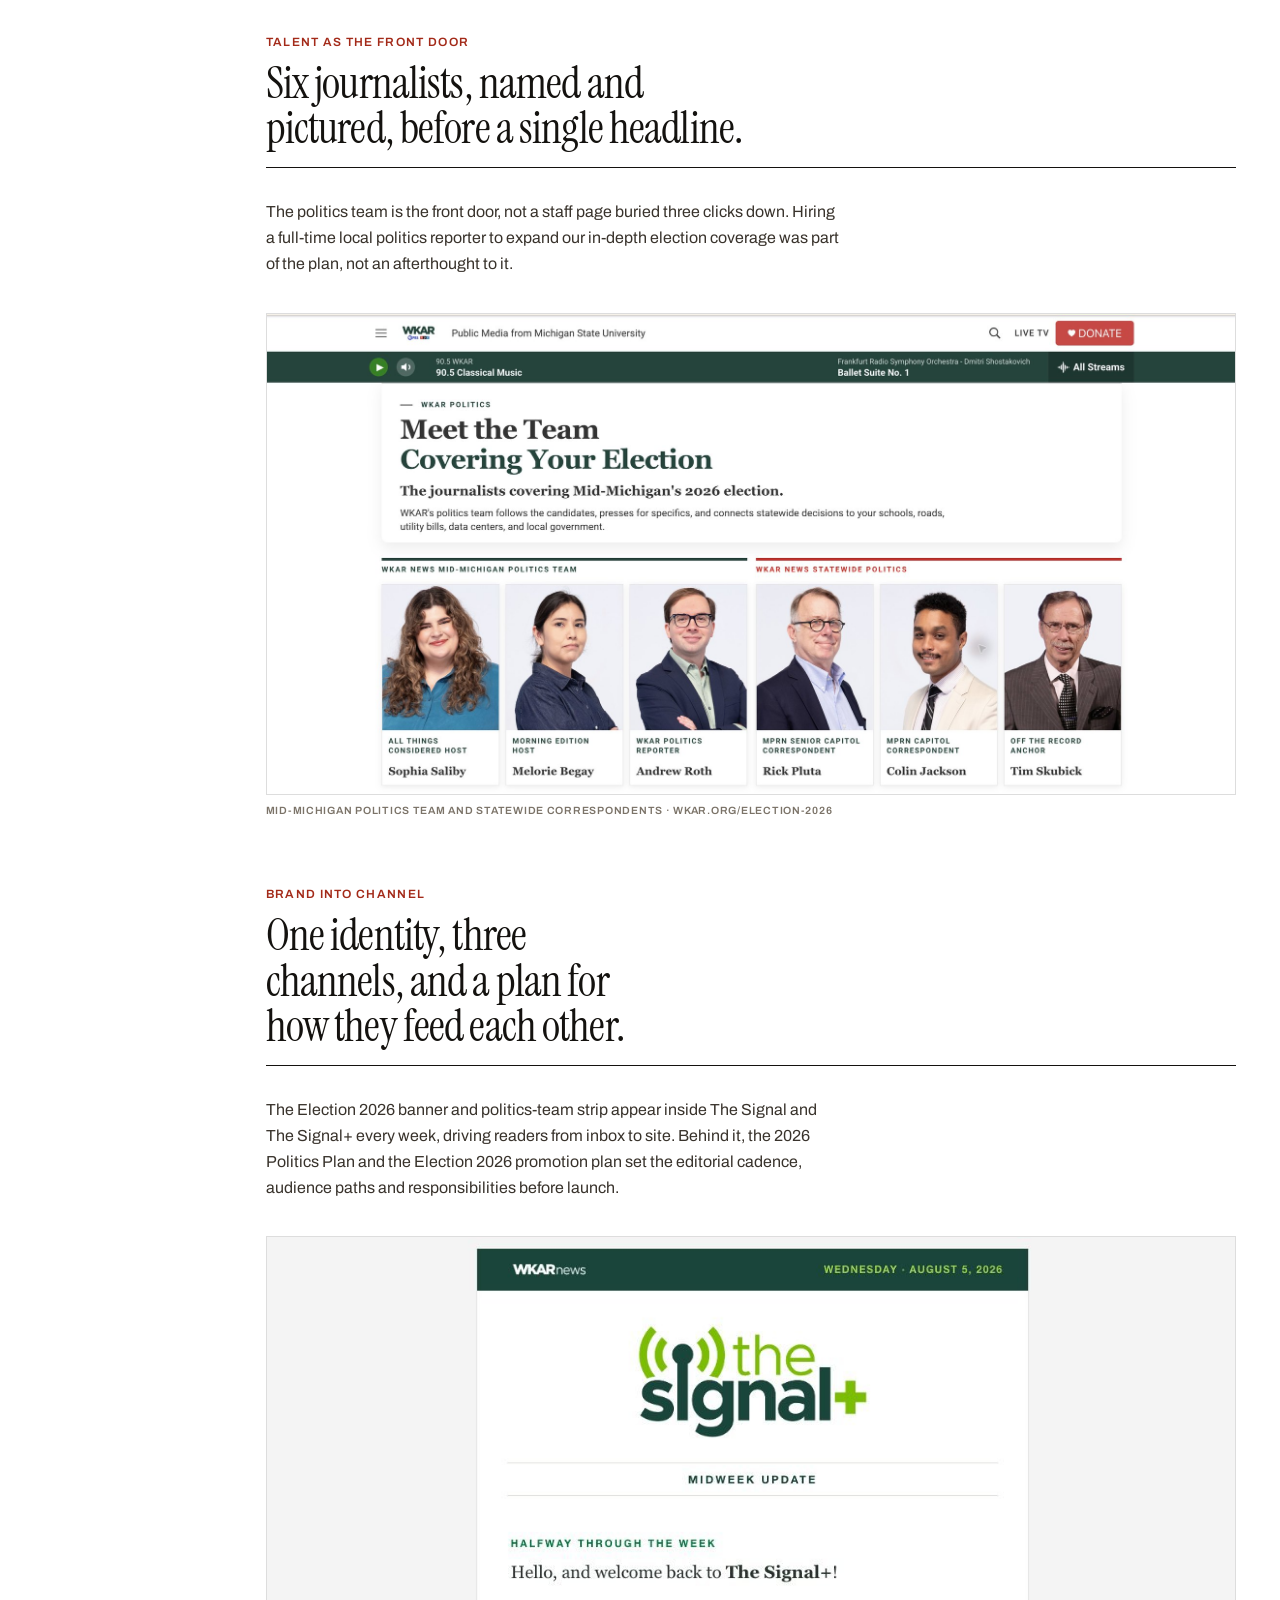
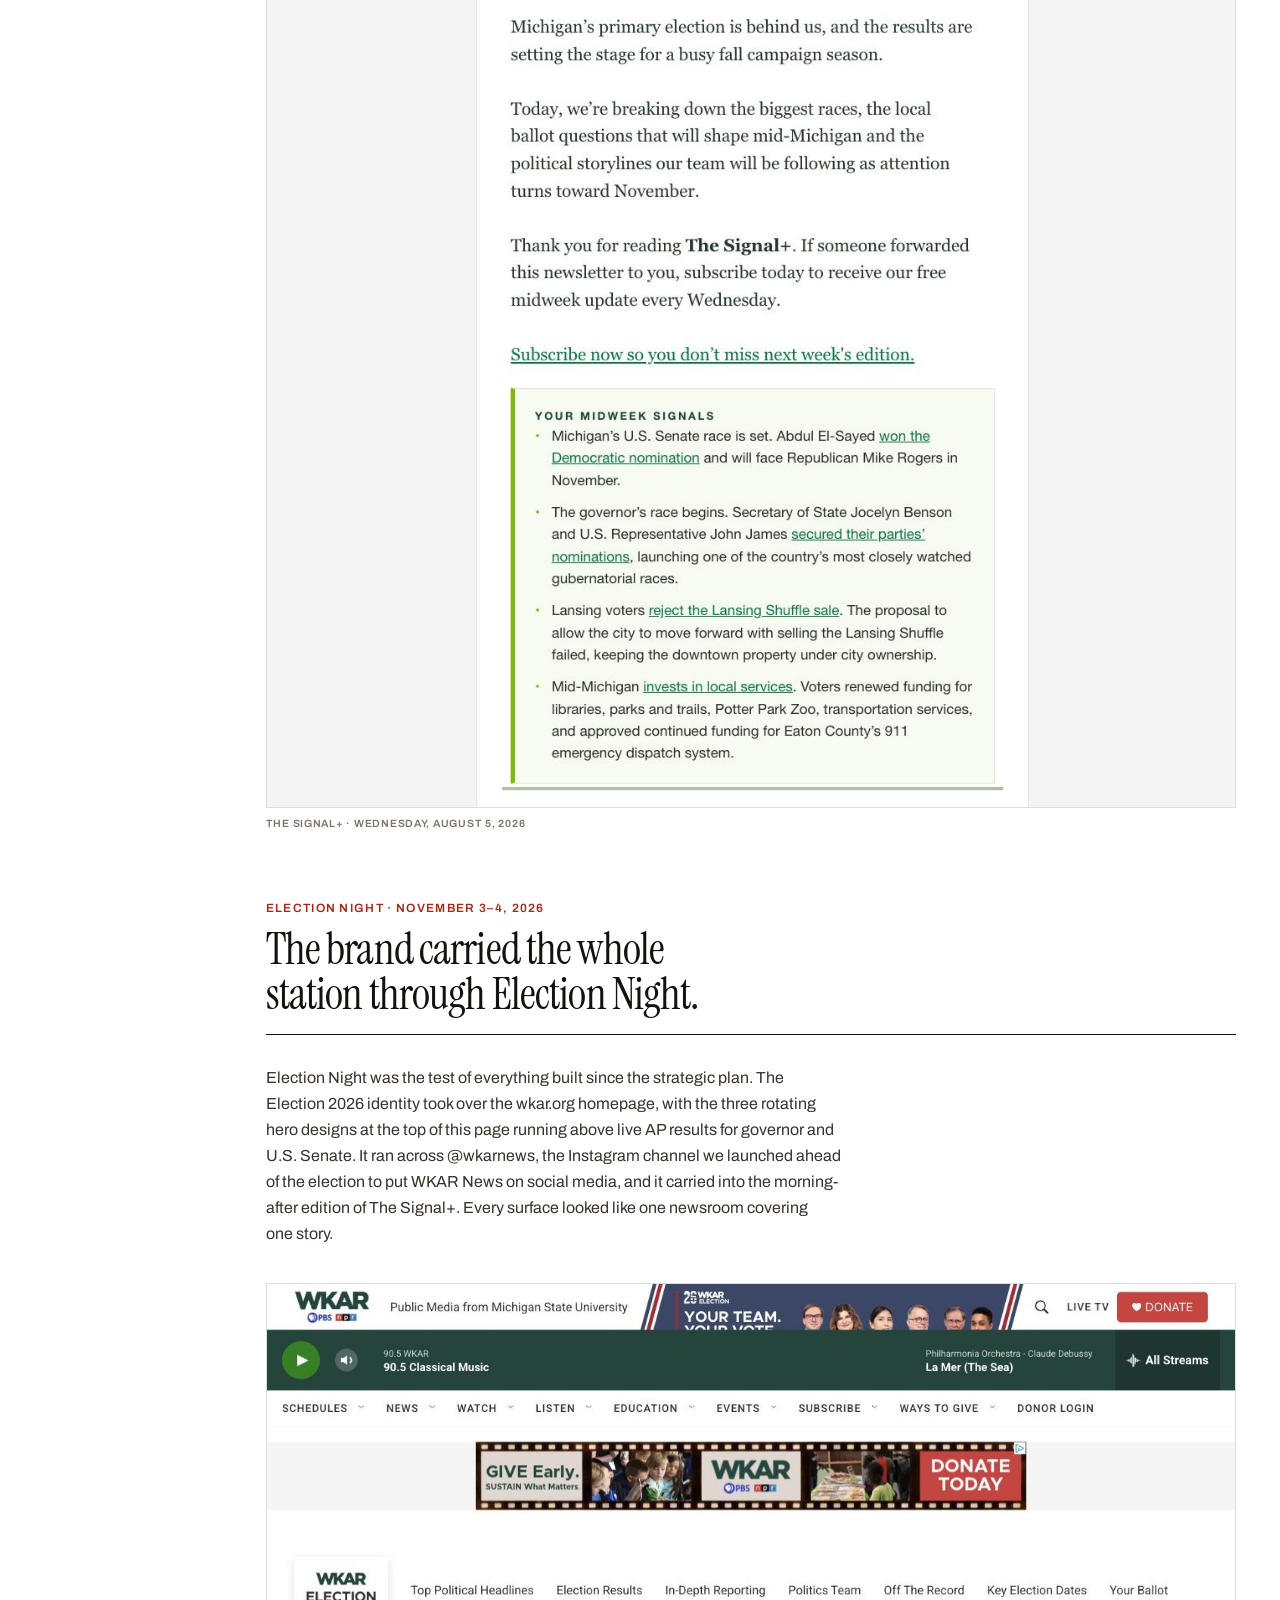
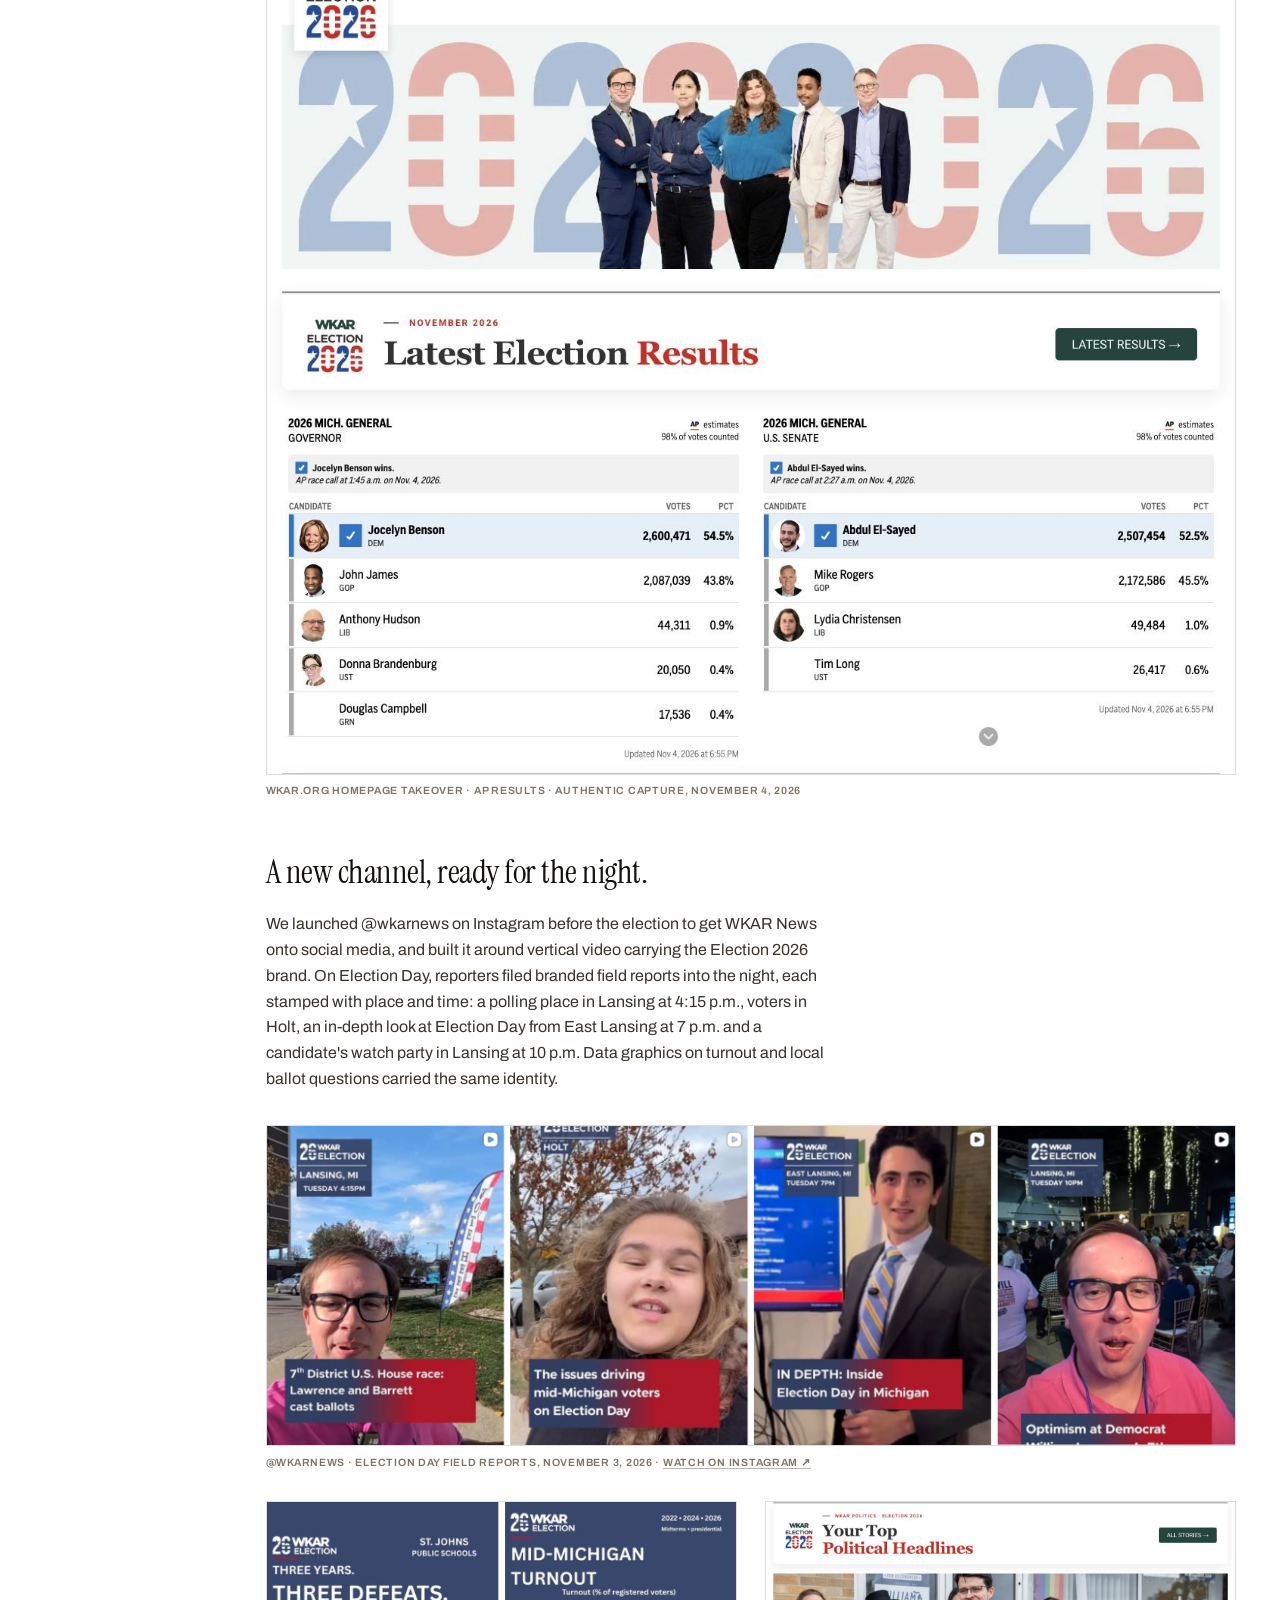
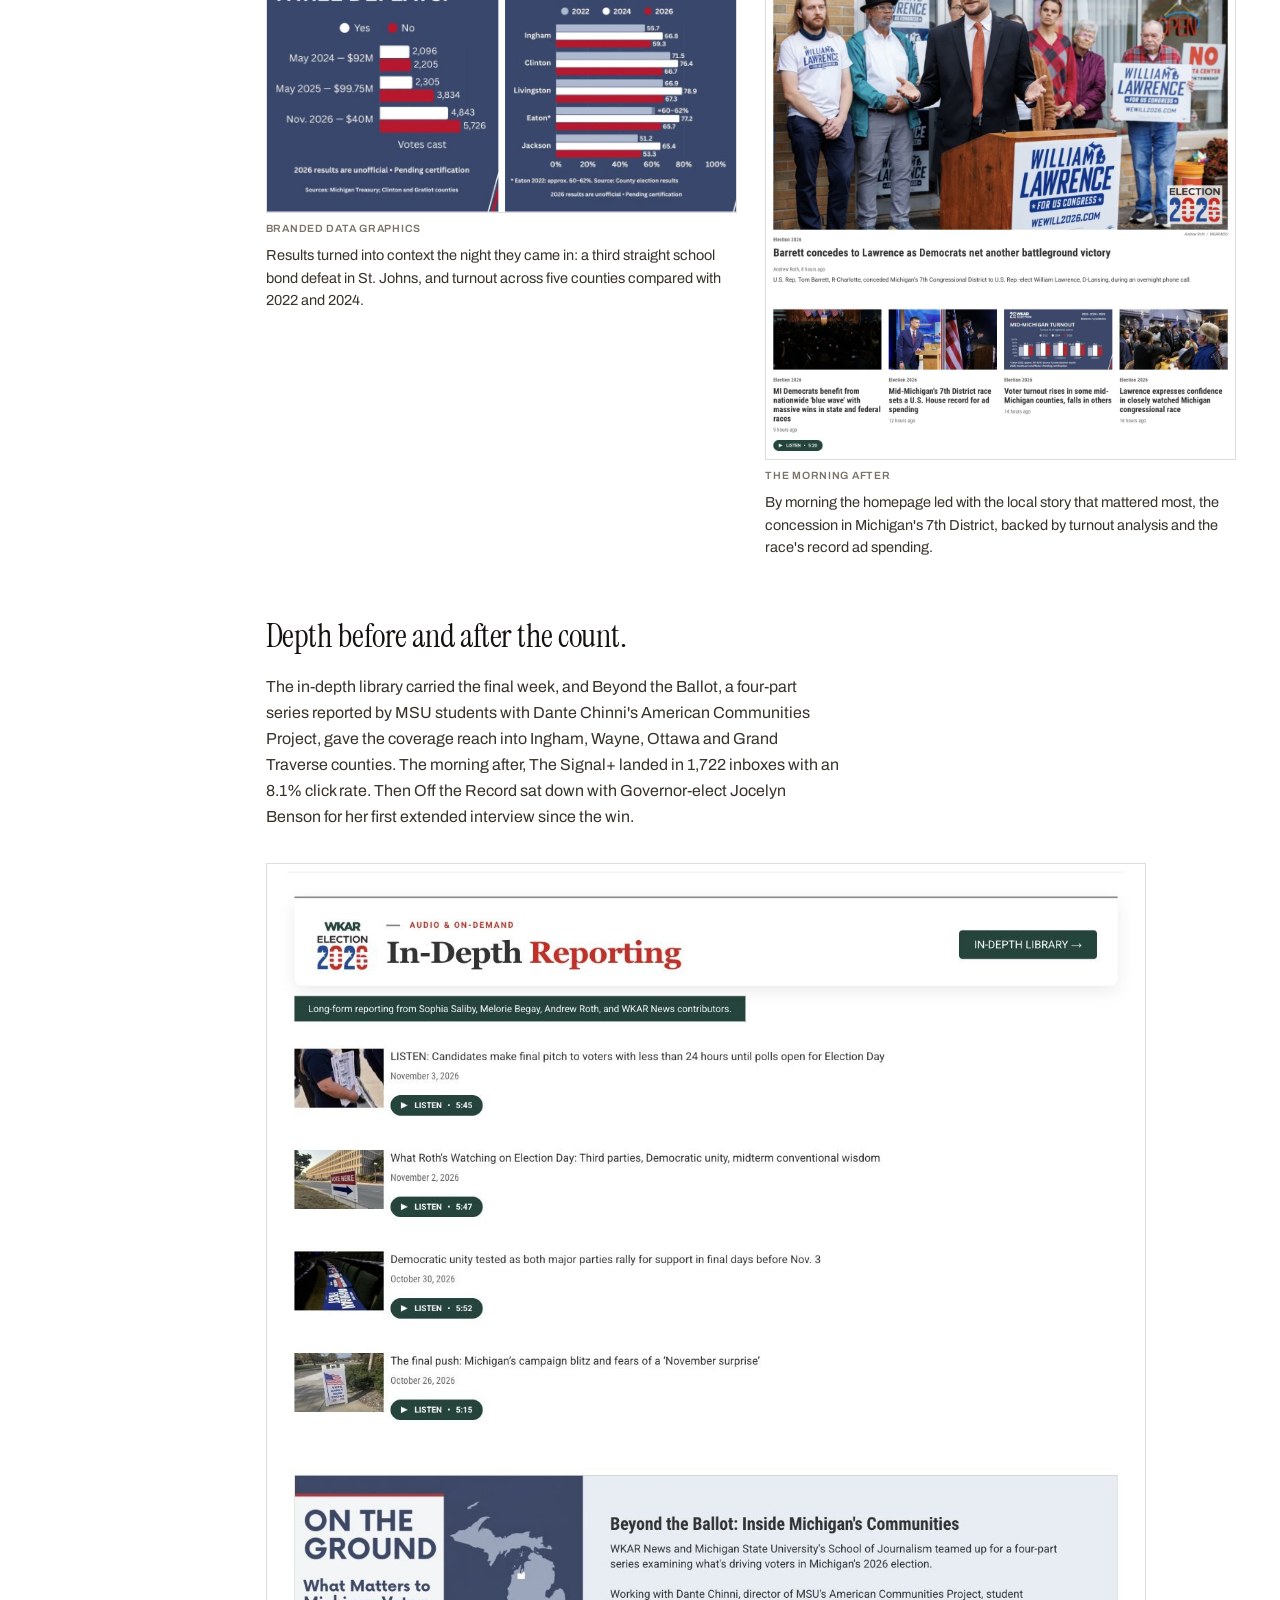
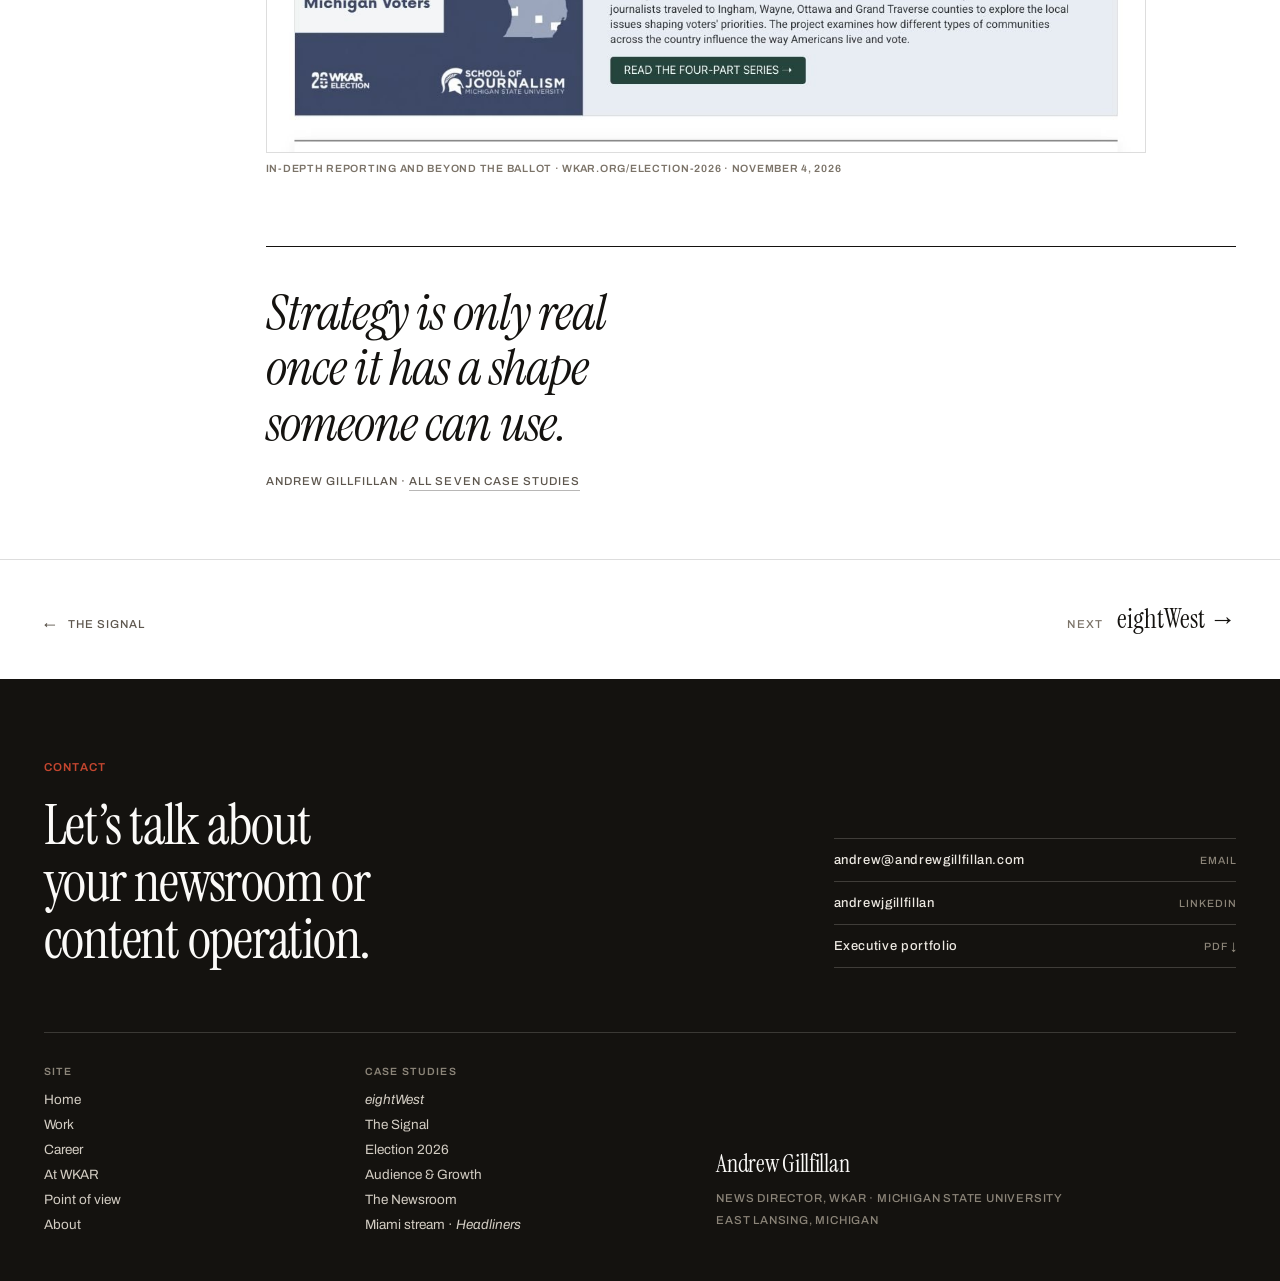
<file: election-2026.html>
<!DOCTYPE html>

<html lang="en">
<head>
<meta charset="utf-8"/>
<meta content="width=device-width, initial-scale=1" name="viewport"/>
<title>Election 2026 Product Strategy | Andrew Gillfillan</title>
<meta content="How Andrew Gillfillan designed WKAR’s Election 2026 strategy and prototype around long-form interviews, daily analysis and an in-depth political brand, then carried it through Election Night across web, Instagram and newsletters." name="description"/>
<meta content="Andrew Gillfillan" name="author"/>
<meta content="#14120F" name="theme-color"/>
<meta content="article" property="og:type"/>
<meta content="Andrew Gillfillan" property="og:site_name"/>
<meta content="Election 2026 Product Strategy | Andrew Gillfillan" property="og:title"/>
<meta content="A small newsroom built to go deeper: long-form interviews, daily political analysis and the Election 2026 prototype Andrew Gillfillan handed to the WKAR team to execute." property="og:description"/>
<meta content="https://raw.githubusercontent.com/grahamandgoldadmin/andrewgillfillan-com/main/assets/social/andrew-gillfillan-share.jpg" property="og:image"/>
<meta content="summary_large_image" name="twitter:card"/>
<link href="favicon.svg" rel="icon" type="image/svg+xml"/>
<link href="https://fonts.googleapis.com" rel="preconnect"/>
<link crossorigin="" href="https://fonts.gstatic.com" rel="preconnect"/>
<link href="https://fonts.googleapis.com/css2?family=Instrument+Serif:ital@0;1&amp;family=Archivo:wght@400;500;600&amp;display=swap" rel="stylesheet"/>
<style>
*{box-sizing:border-box}
html,body{margin:0;padding:0}
html{scroll-behavior:smooth}
body{background:#fff;color:#14120F;font-family:Archivo,Helvetica,Arial,sans-serif;-webkit-font-smoothing:antialiased;text-rendering:optimizeLegibility}
img{display:block;max-width:100%}
a{color:inherit;text-decoration:none;transition:color .2s ease,border-color .2s ease,opacity .2s ease}
a:hover{color:#A32A19}
nav::-webkit-scrollbar{display:none}
::selection{background:#14120F;color:#fff}
a:focus-visible,button:focus-visible,[role=button]:focus-visible{outline:3px solid #A32A19;outline-offset:3px}
@media (prefers-reduced-motion: reduce){html{scroll-behavior:auto}}
</style>
<meta content="index,follow,max-image-preview:large,max-snippet:-1" name="robots"/>
<meta content="Andrew Gillfillan, Andy Gillfillan, news director, editorial leader, newsroom leadership, audience strategy, public media, WKAR, Michigan State University, editorial products, newsletters, streaming news, digital audience growth" name="keywords"/>
<link href="https://www.andrewgillfillan.com/election-2026.html" rel="canonical"/>
<meta content="https://www.andrewgillfillan.com/election-2026.html" property="og:url"/>
<meta content="en_US" property="og:locale"/>
<meta content="Andrew Gillfillan with breaking-news coverage from Florida, California and Miami" property="og:image:alt"/>
<meta content="Election 2026 Product Strategy | Andrew Gillfillan" name="twitter:title"/>
<meta content="A small newsroom built to go deeper: long-form interviews, daily political analysis and the Election 2026 prototype Andrew Gillfillan handed to the WKAR team to execute." name="twitter:description"/>
<meta content="https://raw.githubusercontent.com/grahamandgoldadmin/andrewgillfillan-com/main/assets/social/andrew-gillfillan-share.jpg" name="twitter:image"/>
<link href="apple-touch-icon.png" rel="apple-touch-icon" sizes="180x180"/>
<link href="site.webmanifest" rel="manifest"/>
<link href="assets/mobile-site.css?v=7" rel="stylesheet"/>
<meta content="Andrew Gillfillan with breaking-news coverage from Florida, California and Miami" name="twitter:image:alt"/><meta content="https://raw.githubusercontent.com/grahamandgoldadmin/andrewgillfillan-com/main/assets/social/andrew-gillfillan-share.jpg" property="og:image:secure_url"/><meta content="1200" property="og:image:width"/><meta content="630" property="og:image:height"/><meta content="image/jpeg" property="og:image:type"/><style id="ag-production-styles">.ag-skip-link:focus{left:clamp(18px,3.4vw,64px)!important;top:11px!important}
@media(max-width:700px){[data-section-nav]{display:none!important}}
@media(max-width:700px){.ag-primary-nav-shell{flex-wrap:wrap!important;align-items:flex-end!important;gap:3px!important;padding-top:12px!important;min-height:0!important}.ag-primary-nav-shell>a{width:100%;font-size:20px!important}.ag-primary-nav{width:100%;justify-content:space-between!important;gap:0!important;overflow:visible!important;font-size:9px!important;letter-spacing:.055em!important}.ag-primary-nav a{padding:9px 1px 10px!important}.ag-primary-nav-shell::after{display:none!important}.ag-page-meta,.ag-election-attributes{display:none!important}}
.ag-hover-1:hover{color:#A32A19}
.ag-hover-2:hover{color:#A32A19}
.ag-hover-3:hover{color:#A32A19}
.ag-hover-4:hover{color:#A32A19}
.ag-hover-5:hover{color:#A32A19}
.ag-hover-6:hover{color:#A32A19}
.ag-hover-7:hover{background:#A32A19}
.ag-hover-8:hover{color:#A32A19}
.ag-hover-9:hover{color:#A32A19}
.ag-hover-10:hover{color:#A32A19}
.ag-hover-11:hover{color:#A32A19}
.ag-hover-12:hover{color:#A32A19; border-bottom-color:#A32A19}
.ag-hover-13:hover{color:#A32A19}
.ag-hover-14:hover{color:#A32A19}
.ag-hover-15:hover{color:#E0785F}
.ag-hover-16:hover{color:#E0785F}
.ag-hover-17:hover{color:#E0785F}
.ag-hover-18:hover{color:#fff}
.ag-hover-19:hover{color:#fff}
.ag-hover-20:hover{color:#fff}
.ag-hover-21:hover{color:#fff}
.ag-hover-22:hover{color:#fff}
.ag-hover-23:hover{color:#fff}
.ag-hover-24:hover{color:#fff}
.ag-hover-25:hover{color:#fff}
.ag-hover-26:hover{color:#fff}
.ag-hover-27:hover{color:#fff}
.ag-hover-28:hover{color:#fff}
.ag-hover-29:hover{color:#fff}
.ag-after-1::after{content:''; position:absolute; right:0; top:1px; bottom:1px; width:clamp(0px,4vw,34px); pointer-events:none; background:linear-gradient(to right, rgba(255,255,255,0), rgba(255,255,255,.96))}
.ag-hero-rot{position:relative; width:100%; aspect-ratio:1240/286; overflow:hidden; background:#14120F; border:1px solid rgba(20,18,15,.14)}
.ag-hero-rot img{position:absolute; inset:0; width:100%; height:100%; object-fit:cover; opacity:0; animation:agHeroFade 15s infinite}
.ag-hero-rot img:nth-child(2){animation-delay:5s}.ag-hero-rot img:nth-child(3){animation-delay:10s}
@keyframes agHeroFade{0%{opacity:0}4%{opacity:1}33%{opacity:1}37%{opacity:0}100%{opacity:0}}
@media (prefers-reduced-motion:reduce){.ag-hero-rot img{animation:none}.ag-hero-rot img:first-child{opacity:1}}
.ag-hero-rot-dots{display:flex; gap:6px}.ag-hero-rot-dots i{display:block; width:18px; height:3px; background:rgba(20,18,15,.18); animation:agHeroDot 15s infinite}
.ag-hero-rot-dots i:nth-child(2){animation-delay:5s}.ag-hero-rot-dots i:nth-child(3){animation-delay:10s}
@keyframes agHeroDot{0%,33%{background:#A32A19}37%,100%{background:rgba(20,18,15,.18)}}
@media (prefers-reduced-motion:reduce){.ag-hero-rot-dots{display:none}}</style></head>
<body class="ag-page-election">
<header style="position:sticky; top:0; z-index:800; background:rgba(255,255,255,.94); backdrop-filter:saturate(140%) blur(8px); -webkit-backdrop-filter:saturate(140%) blur(8px); border-bottom:1px solid rgba(20,18,15,.14);">
<a class="ag-skip-link" href="#main" style="position:absolute; left:-9999px; top:0; background:#14120F; color:#fff; padding:10px 16px; font-size:12px; letter-spacing:.08em; text-transform:uppercase;">Skip to content</a>
<div class="ag-primary-nav-shell ag-after-1" style="position:relative; max-width:1600px; margin:0 auto; padding:0 clamp(18px,3.4vw,64px); display:flex; align-items:center; justify-content:space-between; gap:clamp(12px,2vw,24px); min-height:62px;">
<a href="index.html" style="font-family:'Instrument Serif',Georgia,serif; font-size:clamp(17px,4.3vw,23px); letter-spacing:-.01em; line-height:1; white-space:nowrap; flex:0 0 auto;">Andrew Gillfillan</a>
<nav aria-label="Primary" class="ag-primary-nav" style="display:flex; align-items:center; gap:clamp(11px,1.9vw,30px); overflow-x:auto; -ms-overflow-style:none; scrollbar-width:none; font-size:11.5px; font-weight:500; letter-spacing:.1em; text-transform:uppercase;">
<a class="ag-hover-1" href="index.html" style="white-space:nowrap; padding:8px 0; border-bottom:2px solid transparent; color:#5D564D;">Home</a>
<a aria-current="true" class="ag-hover-2" href="work.html" style="white-space:nowrap; padding:8px 0; border-bottom:2px solid #A32A19; color:#14120F; font-weight:600;">Work</a>
<a class="ag-hover-4" href="career.html" style="white-space:nowrap; padding:8px 0; border-bottom:2px solid transparent; color:#5D564D;">Career</a>
<a class="ag-hover-3" href="at-wkar.html" style="white-space:nowrap; padding:8px 0; border-bottom:2px solid transparent; color:#5D564D;">At WKAR</a>

<a class="ag-hover-5" href="point-of-view.html" style="white-space:nowrap; padding:8px 0; border-bottom:2px solid transparent; color:#5D564D;">Point of view</a>
<a class="ag-hover-6" href="about.html" style="white-space:nowrap; padding:8px 0; border-bottom:2px solid transparent; color:#5D564D;">About</a>
</nav>
</div>
</header>
<main id="main">
<section style="max-width:1600px; margin:0 auto; padding:clamp(13px,1.5vw,20px) clamp(18px,3.4vw,64px) 0;">
<div class="ag-page-meta" style="display:flex; flex-wrap:wrap; justify-content:space-between; gap:10px 28px; padding-bottom:14px; border-bottom:1px solid rgba(20,18,15,.14); font-size:11.5px; font-weight:500; letter-spacing:.09em; text-transform:uppercase; color:#5D564D;">
<span>Case study 04</span><span>Strategy · Prototype · Editorial differentiation</span><span>wkar.org/election-2026</span>
</div>
<figure data-reveal="" style="margin:clamp(22px,2.6vw,36px) 0 0;">
<div class="ag-hero-rot">
<img alt="Election 2026 homepage hero on wkar.org featuring the Off the Record set" decoding="async" fetchpriority="high" src="assets/election-night/hero-off-the-record.jpg" width="1240" height="286"/>
<img alt="Election 2026 homepage hero on wkar.org featuring the WKAR politics team" decoding="async" src="assets/election-night/hero-politics-team.jpg" width="1240" height="286"/>
<img alt="Election 2026 homepage hero on wkar.org reading Your team. Your vote. In depth." decoding="async" src="assets/election-night/hero-in-depth.jpg" width="1240" height="286"/>
</div>
<figcaption style="display:flex; flex-wrap:wrap; align-items:center; justify-content:space-between; gap:10px 24px; margin-top:12px; font-size:10.5px; font-weight:600; letter-spacing:.07em; text-transform:uppercase; color:#7B7368;"><span>Election Night on wkar.org · three rotating hero designs, one identity · November 3–4, 2026</span><span aria-hidden="true" class="ag-hero-rot-dots"><i></i><i></i><i></i></span></figcaption>
</figure>
<div style="display:flex; flex-wrap:wrap; gap:clamp(30px,4.4vw,80px); padding:clamp(34px,4.6vw,76px) 0 clamp(28px,3.4vw,52px);">
<div style="flex:3 1 480px; min-width:0;">
<p style="margin:0; font-size:12px; font-weight:600; letter-spacing:.11em; text-transform:uppercase; color:#A32A19;">From the WKAR News 2026 strategic plan</p>
<h1 style="margin:clamp(16px,1.9vw,28px) 0 0; font-family:'Instrument Serif',Georgia,serif; font-weight:400; font-size:clamp(46px,6.6vw,108px); line-height:.95; letter-spacing:-.024em; text-wrap:balance;">A small newsroom, built to go deeper.</h1>
<p style="margin:clamp(22px,2.6vw,36px) 0 0; max-width:56ch; font-size:clamp(16.5px,1.12vw,19.5px); line-height:1.62; color:#39332C; text-wrap:pretty;">WKAR is a small newsroom in a crowded local market. We were not going to stand out by chasing the same nuts-and-bolts campaign stories as everyone else. Our advantage is time: more room on the air for long-form interviews, sustained conversation and daily analysis. I built Election 2026 around that advantage—an in-depth political brand, not a collection of links.</p>
<p style="margin:18px 0 0; max-width:56ch; font-size:16px; line-height:1.62; color:#5D564D; text-wrap:pretty;">I wrote the strategy, designed the prototype, set the editorial promise and four-part structure, and hired a full-time local politics reporter to deepen the coverage. Then I handed the prototype to our brilliant launch team, which carried it into a polished destination rolled out over the summer ahead of Michigan’s August primary.</p>
<p style="margin:18px 0 0; max-width:56ch; font-size:16px; line-height:1.62; color:#5D564D; text-wrap:pretty;">The page gives every deep on-air conversation a durable digital home, showcasing long-form interviews and analysis alongside reporting, results and voter tools. On <a class="ag-hover-12" href="#night" style="border-bottom:1px solid rgba(20,18,15,.3);">Election Night</a>, the same brand carried the whole station across web, Instagram and The Signal+.</p>
<p class="ag-mobile-only ag-case-mobile-deck">WKAR is a small newsroom, so the strategy was differentiation, not volume. I designed the Election 2026 prototype around our advantage—more time for long-form interviews, daily conversation and analysis—then handed it to the team that built and launched it over the summer.</p>
<a class="ag-hover-7" href="https://www.wkar.org/election-2026" style="display:inline-block; margin-top:26px; background:#14120F; color:#fff; padding:15px 28px; font-size:12px; font-weight:600; letter-spacing:.09em; text-transform:uppercase;">Visit the live site ↗</a>
</div>
<div style="flex:2 1 300px; min-width:0; display:flex; flex-direction:column; justify-content:flex-end; gap:16px;">
<div style="display:flex; align-items:center; justify-content:center; padding:clamp(28px,3.4vw,48px) clamp(20px,2.4vw,34px); background:#F7F5F1; border:1px solid rgba(20,18,15,.14);">
<img alt="The WKAR Election 2026 brand lockup" decoding="async" loading="lazy" src="assets/brand/election-2026-horiz-color.png" style="width:100%; max-width:320px; height:auto; object-fit:contain;" width="814" height="259"/>
</div>
<p style="margin:0; font-size:11px; font-weight:500; letter-spacing:.07em; text-transform:uppercase; color:#7B7368; line-height:1.7;">The launch team carried my prototype into a complete brand system across site, newsletters and on-air.</p>
</div>
</div>
</section>
<figure data-lightbox="The live Election 2026 front door on wkar.org" data-reveal="" style="margin:0;">
<img alt="The live WKAR Election 2026 destination with the brand, editorial promise, navigation and Off the Record team" decoding="async" loading="lazy" src="assets/election-2026-live/front-door.jpg" style="width:100%; height:auto; object-fit:contain; object-position:center top; background:#F7F5F1; border-top:1px solid rgba(20,18,15,.14); border-bottom:1px solid rgba(20,18,15,.14);" width="2000" height="996"/>
<figcaption style="max-width:1600px; margin:0 auto; padding:14px clamp(18px,3.4vw,64px) 0; font-size:11px; font-weight:500; letter-spacing:.07em; text-transform:uppercase; color:#7B7368;">Live · wkar.org/election-2026 · authentic capture, August 24, 2026</figcaption>
</figure>
<div style="max-width:1600px; margin:0 auto; padding:0 clamp(18px,3.4vw,64px); display:flex; flex-wrap:wrap; gap:clamp(28px,3.6vw,68px);">
<nav aria-label="On this page" data-section-nav="" style="flex:0 1 176px; min-width:150px; position:sticky; top:78px; align-self:flex-start; padding-top:clamp(46px,5.6vw,92px); display:flex; flex-direction:column; font-size:11.5px; font-weight:500; letter-spacing:.06em;">
<a class="ag-hover-8" href="#promise" style="padding:9px 0 9px 14px; border-left:2px solid rgba(20,18,15,.16); color:#5D564D;">The promise</a>
<a class="ag-hover-9" href="#build" style="padding:9px 0 9px 14px; border-left:2px solid rgba(20,18,15,.16); color:#5D564D;">The build</a>
<a class="ag-hover-10" href="#team" style="padding:9px 0 9px 14px; border-left:2px solid rgba(20,18,15,.16); color:#5D564D;">The team</a>
<a class="ag-hover-11" href="#channel" style="padding:9px 0 9px 14px; border-left:2px solid rgba(20,18,15,.16); color:#5D564D;">Brand into channel</a>
<a class="ag-hover-11" href="#night" style="padding:9px 0 9px 14px; border-left:2px solid rgba(20,18,15,.16); color:#5D564D;">Election Night</a>
</nav>
<div style="flex:1 1 620px; min-width:0;">
<section id="promise" style="padding-top:clamp(46px,5.6vw,92px);">
<div data-reveal="" style="border-bottom:1px solid #14120F; padding-bottom:16px;">
<p style="margin:0; font-size:12px; font-weight:600; letter-spacing:.11em; text-transform:uppercase; color:#A32A19;">The promise, on the page</p>
<h2 style="margin:12px 0 0; font-family:'Instrument Serif',Georgia,serif; font-weight:400; font-size:clamp(30px,3.4vw,52px); line-height:1.04; letter-spacing:-.02em; max-width:24ch; text-wrap:balance;">More time. Better questions. A reason to choose us.</h2>
</div>
<p data-reveal="" style="margin:clamp(20px,2.4vw,32px) 0 0; max-width:64ch; font-size:16px; line-height:1.62; color:#39332C; text-wrap:pretty;">Depth is the product advantage. WKAR can give a political conversation more time on the air than most local competitors, then turn that conversation into an on-demand digital resource. The Election 2026 page makes that advantage visible every day: interviews, analysis and reporting in one branded home.</p>
<div class="ag-election-promise-grid" data-reveal="" style="display:grid; grid-template-columns:repeat(auto-fit,minmax(min(100%,220px),1fr)); gap:clamp(22px,2.4vw,40px); margin-top:clamp(24px,2.8vw,40px);">
<div style="border-top:2px solid #14120F; padding-top:15px;"><p style="margin:0; font-size:11px; font-weight:600; letter-spacing:.09em; text-transform:uppercase; color:#A32A19;">Long-form interviews</p><p style="margin:11px 0 0; font-size:15px; line-height:1.56; color:#39332C;">No ten-second soundbites. Hosts ask the hard questions and give candidates enough time to answer them.</p></div>
<div style="border-top:2px solid #14120F; padding-top:15px;"><p style="margin:0; font-size:11px; font-weight:600; letter-spacing:.09em; text-transform:uppercase; color:#A32A19;">Daily conversation &amp; analysis</p><p style="margin:11px 0 0; font-size:15px; line-height:1.56; color:#39332C;">The day’s political news becomes a deeper conversation about what happened, why it matters and what comes next.</p></div>
<div style="border-top:2px solid #14120F; padding-top:15px;"><p style="margin:0; font-size:11px; font-weight:600; letter-spacing:.09em; text-transform:uppercase; color:#A32A19;">Beyond the capitol</p><p style="margin:11px 0 0; font-size:15px; line-height:1.56; color:#39332C;">The small towns and outlying counties where the stories are just as consequential and far less told.</p></div>
<div style="border-top:2px solid #14120F; padding-top:15px;"><p style="margin:0; font-size:11px; font-weight:600; letter-spacing:.09em; text-transform:uppercase; color:#A32A19;">Independent. Always.</p><p style="margin:11px 0 0; font-size:15px; line-height:1.56; color:#39332C;">Coverage guided by public-service standards, not political or commercial pressure.</p></div>
</div>
<figure data-lightbox="A long-form Election 2026 studio conversation in production" data-reveal="" style="margin:clamp(26px,3vw,44px) 0 0;">
<img alt="The WKAR team recording a long-form Election 2026 studio conversation" decoding="async" loading="lazy" src="assets/election-2026-live/election-studio-recording.jpeg" style="width:100%; height:auto; object-fit:contain; border:1px solid rgba(20,18,15,.14);" width="1320" height="925"/>
<figcaption style="margin-top:10px; font-size:10.5px; font-weight:600; letter-spacing:.07em; text-transform:uppercase; color:#7B7368;">Depth as a daily practice · Election 2026 studio conversation</figcaption>
</figure>
<figure data-lightbox="The editorial promise and Off the Record, as published" data-reveal="" style="margin:clamp(26px,3vw,44px) 0 0;">
<img alt="The published Election 2026 promise and Off the Record Rewind section" decoding="async" loading="lazy" src="assets/election-2026-live/promise.png" style="width:100%; border:1px solid rgba(20,18,15,.14);" width="2000" height="1012"/>
<figcaption style="margin-top:10px; font-size:10.5px; font-weight:600; letter-spacing:.07em; text-transform:uppercase; color:#7B7368;">The promise as published, above Off the Record: Rewind</figcaption>
</figure>
</section>
<section id="build" style="padding-top:clamp(46px,5.6vw,88px);">
<div data-reveal="" style="border-bottom:1px solid #14120F; padding-bottom:16px;">
<p style="margin:0; font-size:12px; font-weight:600; letter-spacing:.11em; text-transform:uppercase; color:#A32A19;">The build</p>
<h2 style="margin:12px 0 0; font-family:'Instrument Serif',Georgia,serif; font-weight:400; font-size:clamp(30px,3.4vw,52px); line-height:1.04; letter-spacing:-.02em; max-width:24ch; text-wrap:balance;">Four sections, each with a job.</h2>
</div>
<div data-reveal="" style="display:grid; grid-template-columns:repeat(auto-fit,minmax(min(100%,480px),1fr)); gap:clamp(20px,2.2vw,34px); margin-top:clamp(24px,2.8vw,42px);">
<figure data-lightbox="Top political headlines with bylines and listen times" style="margin:0;">
<img alt="Top political headlines section with bylines and listen times" decoding="async" loading="lazy" src="assets/election/headlines.jpg" style="width:100%; height:auto; object-fit:contain; object-position:center top; background:#F7F5F1; border:1px solid rgba(20,18,15,.14);" width="1500" height="860"/>
<figcaption style="margin-top:10px; font-size:10.5px; font-weight:600; letter-spacing:.07em; text-transform:uppercase; color:#7B7368;">Top political headlines</figcaption>
<p style="margin:10px 0 0; font-size:14.5px; line-height:1.55; color:#39332C;">A lead well with bylines and listen times on every item. Audio and digital designed as one audience experience.</p>
</figure>
<figure data-lightbox="In-depth reporting library" style="margin:0;">
<img alt="The live in-depth reporting library on the Election 2026 site" decoding="async" loading="lazy" src="assets/election-2026-live/in-depth.jpg" style="width:100%; height:auto; object-fit:contain; object-position:center top; background:#F7F5F1; border:1px solid rgba(20,18,15,.14);" width="2000" height="1011"/>
<figcaption style="margin-top:10px; font-size:10.5px; font-weight:600; letter-spacing:.07em; text-transform:uppercase; color:#7B7368;">In-depth reporting</figcaption>
<p style="margin:10px 0 0; font-size:14.5px; line-height:1.55; color:#39332C;">Long-form interviews, daily analysis and conversations organized as a durable on-demand library—the work that sets a small newsroom apart.</p>
</figure>
<figure data-lightbox="Key dates and voter tools" style="margin:0;">
<img alt="The live Election 2026 voter resource center with registration, ballot, polling place and voter rights tools" decoding="async" loading="lazy" src="assets/election-2026-live/voter-tools.png" style="width:100%; height:auto; object-fit:contain; object-position:center top; background:#F7F5F1; border:1px solid rgba(20,18,15,.14);" width="2000" height="1006"/>
<figcaption style="margin-top:10px; font-size:10.5px; font-weight:600; letter-spacing:.07em; text-transform:uppercase; color:#7B7368;">Key dates &amp; voter tools</figcaption>
<p style="margin:10px 0 0; font-size:14.5px; line-height:1.55; color:#39332C;">Registration deadlines, early voting, sample ballots, polling places, voter ID. Service journalism as a first-class section.</p>
</figure>
<figure data-lightbox="Election 2026 live primary results" style="margin:0;">
<img alt="The live Election 2026 results presentation with Republican and Democratic Michigan governor primary results" decoding="async" loading="lazy" src="assets/election-2026-live/results.png" style="width:100%; height:auto; object-fit:contain; object-position:center top; background:#F7F5F1; border:1px solid rgba(20,18,15,.14);" width="2000" height="1019"/>
<figcaption style="margin-top:10px; font-size:10.5px; font-weight:600; letter-spacing:.07em; text-transform:uppercase; color:#7B7368;">Live election results</figcaption>
<p style="margin:10px 0 0; font-size:14.5px; line-height:1.55; color:#39332C;">AP race calls, vote estimates and candidate totals share the same election identity and sit beside the subscription path into The Signal.</p>
</figure>
</div>
</section>
<section id="team" style="padding-top:clamp(46px,5.6vw,88px);">
<div data-reveal="" style="border-bottom:1px solid #14120F; padding-bottom:16px;">
<p style="margin:0; font-size:12px; font-weight:600; letter-spacing:.11em; text-transform:uppercase; color:#A32A19;">Talent as the front door</p>
<h2 style="margin:12px 0 0; font-family:'Instrument Serif',Georgia,serif; font-weight:400; font-size:clamp(30px,3.4vw,52px); line-height:1.04; letter-spacing:-.02em; max-width:24ch; text-wrap:balance;">Six journalists, named and pictured, before a single headline.</h2>
</div>
<p data-reveal="" style="margin:clamp(20px,2.4vw,32px) 0 0; max-width:64ch; font-size:16px; line-height:1.62; color:#39332C; text-wrap:pretty;">The politics team is the front door, not a staff page buried three clicks down. Hiring a full-time local politics reporter to expand our in-depth election coverage was part of the plan, not an afterthought to it.</p>
<figure data-lightbox="The mid-Michigan politics team and statewide correspondents" data-reveal="" style="margin:clamp(24px,2.8vw,42px) 0 0;">
<img alt="The live Meet the Team page naming and picturing the mid-Michigan politics team and statewide correspondents" decoding="async" loading="lazy" src="assets/election-2026-live/team.jpg" style="width:100%; border:1px solid rgba(20,18,15,.14);" width="2000" height="991"/>
<figcaption style="margin-top:10px; font-size:10.5px; font-weight:600; letter-spacing:.07em; text-transform:uppercase; color:#7B7368;">Mid-Michigan politics team and statewide correspondents · wkar.org/election-2026</figcaption>
</figure>
</section>
<section id="channel" style="padding-top:clamp(46px,5.6vw,88px);">
<div data-reveal="" style="border-bottom:1px solid #14120F; padding-bottom:16px;">
<p style="margin:0; font-size:12px; font-weight:600; letter-spacing:.11em; text-transform:uppercase; color:#A32A19;">Brand into channel</p>
<h2 style="margin:12px 0 0; font-family:'Instrument Serif',Georgia,serif; font-weight:400; font-size:clamp(30px,3.4vw,52px); line-height:1.04; letter-spacing:-.02em; max-width:24ch; text-wrap:balance;">One identity, three channels, and a plan for how they feed each other.</h2>
</div>
<p data-reveal="" style="margin:clamp(20px,2.4vw,32px) 0 0; max-width:64ch; font-size:16px; line-height:1.62; color:#39332C; text-wrap:pretty;">The Election 2026 banner and politics-team strip appear inside The Signal and The Signal+ every week, driving readers from inbox to site. Behind it, the 2026 Politics Plan and the Election 2026 promotion plan set the editorial cadence, audience paths and responsibilities before launch.</p>
<figure data-lightbox="Election 2026 inside The Signal+, Wednesday, August 5, 2026" data-reveal="" style="margin:clamp(24px,2.8vw,42px) 0 0;">
<img alt="The Signal+ carrying the Election 2026 identity" decoding="async" loading="lazy" src="assets/signal/plus-top.jpg" style="width:100%; border:1px solid rgba(20,18,15,.14);" width="1156" height="1396"/>
<figcaption style="margin-top:10px; font-size:10.5px; font-weight:600; letter-spacing:.07em; text-transform:uppercase; color:#7B7368;">The Signal+ · Wednesday, August 5, 2026</figcaption>
</figure>
</section>
<section id="night" style="padding-top:clamp(46px,5.6vw,88px);">
<div data-reveal="" style="border-bottom:1px solid #14120F; padding-bottom:16px;">
<p style="margin:0; font-size:12px; font-weight:600; letter-spacing:.11em; text-transform:uppercase; color:#A32A19;">Election Night · November 3–4, 2026</p>
<h2 style="margin:12px 0 0; font-family:'Instrument Serif',Georgia,serif; font-weight:400; font-size:clamp(30px,3.4vw,52px); line-height:1.04; letter-spacing:-.02em; max-width:24ch; text-wrap:balance;">The brand carried the whole station through Election Night.</h2>
</div>
<p data-reveal="" style="margin:clamp(20px,2.4vw,32px) 0 0; max-width:64ch; font-size:16px; line-height:1.62; color:#39332C; text-wrap:pretty;">Election Night was the test of everything built since the strategic plan. The Election 2026 identity took over the wkar.org homepage, with the three rotating hero designs at the top of this page running above live AP results for governor and U.S. Senate. It ran across @wkarnews, the Instagram channel we launched ahead of the election to put WKAR News on social media, and it carried into the morning-after edition of The Signal+. Every surface looked like one newsroom covering one story.</p>
<figure data-lightbox="The wkar.org homepage on Election Night, with the Election 2026 identity, the politics team hero and live AP results" data-reveal="" style="margin:clamp(24px,2.8vw,42px) 0 0;">
<img alt="The wkar.org homepage led by the Election 2026 identity, a politics team hero and live AP results for Michigan governor and U.S. Senate" decoding="async" loading="lazy" src="assets/election-night/homepage-takeover.jpg" style="width:100%; height:auto; border:1px solid rgba(20,18,15,.14);" width="1280" height="1440"/>
<figcaption style="margin-top:10px; font-size:10.5px; font-weight:600; letter-spacing:.07em; text-transform:uppercase; color:#7B7368;">wkar.org homepage takeover · AP results · authentic capture, November 4, 2026</figcaption>
</figure>

<h3 data-reveal="" style="margin:clamp(40px,4.6vw,68px) 0 0; font-family:'Instrument Serif',Georgia,serif; font-weight:400; font-size:clamp(26px,2.6vw,38px); line-height:1.08; letter-spacing:-.015em; max-width:28ch; text-wrap:balance;">A new channel, ready for the night.</h3>
<p data-reveal="" style="margin:clamp(14px,1.6vw,22px) 0 0; max-width:64ch; font-size:16px; line-height:1.62; color:#39332C; text-wrap:pretty;">We launched @wkarnews on Instagram before the election to get WKAR News onto social media, and built it around vertical video carrying the Election 2026 brand. On Election Day, reporters filed branded field reports into the night, each stamped with place and time: a polling place in Lansing at 4:15 p.m., voters in Holt, an in-depth look at Election Day from East Lansing at 7 p.m. and a candidate's watch party in Lansing at 10 p.m. Data graphics on turnout and local ballot questions carried the same identity.</p>
<figure data-lightbox="Election Day field reports on the WKAR News Instagram channel" data-reveal="" style="margin:clamp(22px,2.6vw,36px) 0 0;">
<a href="https://www.instagram.com/wkarnews/" rel="noopener noreferrer" target="_blank" aria-label="Open @wkarnews on Instagram (opens in a new tab)" style="display:block;"><img alt="Four vertical Election Day field reports on @wkarnews, each branded WKAR Election with location and time stamps from Lansing, Holt and East Lansing" decoding="async" loading="lazy" src="assets/election-night/instagram-field-reports.jpg" style="width:100%; height:auto; border:1px solid rgba(20,18,15,.14);" width="2000" height="657"/></a>
<figcaption style="margin-top:10px; font-size:10.5px; font-weight:600; letter-spacing:.07em; text-transform:uppercase; color:#7B7368;">@wkarnews · Election Day field reports, November 3, 2026 · <a class="ag-hover-12" href="https://www.instagram.com/wkarnews/" rel="noopener noreferrer" target="_blank" style="border-bottom:1px solid rgba(20,18,15,.3);">Watch on Instagram ↗</a></figcaption>
</figure>
<div data-reveal="" style="display:grid; grid-template-columns:repeat(auto-fit,minmax(min(100%,420px),1fr)); gap:clamp(20px,2.2vw,34px); margin-top:clamp(22px,2.6vw,36px); align-items:start;">
<figure data-lightbox="Branded election data graphics on @wkarnews" style="margin:0;">
<img alt="Two WKAR Election data graphics: three St. Johns Public Schools bond votes, and mid-Michigan turnout by county for 2022, 2024 and 2026" decoding="async" loading="lazy" src="assets/election-night/instagram-data-graphics.jpg" style="width:100%; height:auto; border:1px solid rgba(20,18,15,.14);" width="1051" height="695"/>
<figcaption style="margin-top:10px; font-size:10.5px; font-weight:600; letter-spacing:.07em; text-transform:uppercase; color:#7B7368;">Branded data graphics</figcaption>
<p style="margin:10px 0 0; font-size:14.5px; line-height:1.55; color:#39332C;">Results turned into context the night they came in: a third straight school bond defeat in St. Johns, and turnout across five counties compared with 2022 and 2024.</p>
</figure>
<figure data-lightbox="The morning-after political headlines on wkar.org" style="margin:0;">
<img alt="The wkar.org political headlines the morning after the election, led by a 7th District concession story with turnout and ad-spending coverage below" decoding="async" loading="lazy" src="assets/election-night/morning-after-headlines.jpg" style="width:100%; height:auto; border:1px solid rgba(20,18,15,.14);" width="1280" height="1520"/>
<figcaption style="margin-top:10px; font-size:10.5px; font-weight:600; letter-spacing:.07em; text-transform:uppercase; color:#7B7368;">The morning after</figcaption>
<p style="margin:10px 0 0; font-size:14.5px; line-height:1.55; color:#39332C;">By morning the homepage led with the local story that mattered most, the concession in Michigan's 7th District, backed by turnout analysis and the race's record ad spending.</p>
</figure>
</div>

<h3 data-reveal="" style="margin:clamp(40px,4.6vw,68px) 0 0; font-family:'Instrument Serif',Georgia,serif; font-weight:400; font-size:clamp(26px,2.6vw,38px); line-height:1.08; letter-spacing:-.015em; max-width:28ch; text-wrap:balance;">Depth before and after the count.</h3>
<p data-reveal="" style="margin:clamp(14px,1.6vw,22px) 0 0; max-width:64ch; font-size:16px; line-height:1.62; color:#39332C; text-wrap:pretty;">The in-depth library carried the final week, and Beyond the Ballot, a four-part series reported by MSU students with Dante Chinni's American Communities Project, gave the coverage reach into Ingham, Wayne, Ottawa and Grand Traverse counties. The morning after, The Signal+ landed in 1,722 inboxes with an 8.1% click rate. Then Off the Record sat down with Governor-elect Jocelyn Benson for her first extended interview since the win.</p>
<figure data-lightbox="In-depth reporting and Beyond the Ballot on the Election 2026 page" data-reveal="" style="margin:clamp(22px,2.6vw,36px) 0 0;">
<img alt="The Election 2026 in-depth reporting library from the final week of the campaign, with the Beyond the Ballot series from WKAR News and the MSU School of Journalism" decoding="async" loading="lazy" src="assets/election-night/in-depth-beyond-the-ballot.jpg" style="width:100%; max-width:880px; height:auto; border:1px solid rgba(20,18,15,.14);" width="1280" height="1295"/>
<figcaption style="margin-top:10px; font-size:10.5px; font-weight:600; letter-spacing:.07em; text-transform:uppercase; color:#7B7368;">In-depth reporting and Beyond the Ballot · wkar.org/election-2026 · November 4, 2026</figcaption>
</figure>
</section>
<section style="padding:clamp(46px,5.6vw,92px) 0 clamp(46px,5.6vw,88px);">
<blockquote data-reveal="" style="margin:0; border-top:1px solid #14120F; padding-top:clamp(26px,3vw,44px);">
<p style="margin:0; font-family:'Instrument Serif',Georgia,serif; font-style:italic; font-size:clamp(30px,4vw,62px); line-height:1.08; letter-spacing:-.018em; max-width:20ch; text-wrap:balance;">Strategy is only real once it has a shape someone can use.</p>
<footer style="margin-top:24px; font-size:11.5px; font-weight:500; letter-spacing:.09em; text-transform:uppercase; color:#5D564D;">Andrew Gillfillan · <a class="ag-hover-12" href="work.html" style="border-bottom:1px solid rgba(20,18,15,.3); padding-bottom:3px;">All seven case studies</a></footer>
</blockquote>
</section>
</div>
</div>
</main>
<div>
<div style="max-width:1600px; margin:0 auto; padding:clamp(30px,3.6vw,52px) clamp(18px,3.4vw,64px); border-top:1px solid rgba(20,18,15,.14); display:flex; flex-wrap:wrap; align-items:baseline; justify-content:space-between; gap:18px 32px;">
<a class="ag-hover-13" href="the-signal.html" style="display:flex; align-items:baseline; gap:11px; font-size:11.5px; font-weight:500; letter-spacing:.09em; text-transform:uppercase; color:#5D564D;"><span aria-hidden="true">←</span>The Signal</a>
<a class="ag-hover-14" href="eightwest.html" style="display:flex; align-items:baseline; gap:14px; text-align:right;">
<span style="font-size:11.5px; font-weight:500; letter-spacing:.09em; text-transform:uppercase; color:#7B7368;">Next</span>
<span style="font-family:'Instrument Serif',Georgia,serif; font-size:clamp(22px,2.1vw,30px); line-height:1;">eightWest →</span>
</a>
</div>
<footer style="background:#14120F; color:#EDE9E2;">
<div style="max-width:1600px; margin:0 auto; padding:clamp(52px,6.4vw,104px) clamp(18px,3.4vw,64px) clamp(34px,3.8vw,56px);">
<div style="display:flex; flex-wrap:wrap; gap:clamp(32px,5vw,88px); align-items:flex-end;">
<div style="flex:2 1 440px; min-width:0;">
<p style="margin:0; font-size:11.5px; font-weight:600; letter-spacing:.11em; text-transform:uppercase; color:#C4462F;">Contact</p>
<p style="margin:clamp(16px,1.8vw,26px) 0 0; font-family:'Instrument Serif',Georgia,serif; font-size:clamp(34px,4.4vw,68px); line-height:1.02; letter-spacing:-.022em; max-width:17ch; text-wrap:balance; color:#FBFAF8;">Let’s talk about your newsroom or content operation.</p>
</div>
<div style="flex:1 1 260px; min-width:0; display:flex; flex-direction:column; gap:0; font-size:13px; font-weight:500; letter-spacing:.05em;">
<a class="ag-hover-15" href="mailto:andrew@andrewgillfillan.com" style="padding:14px 0; border-top:1px solid rgba(237,233,226,.2); display:flex; justify-content:space-between; align-items:baseline; gap:16px;"><span>andrew@andrewgillfillan.com</span><span style="font-size:10.5px; letter-spacing:.09em; text-transform:uppercase; color:#8C8579;">Email</span></a>
<a class="ag-hover-16" href="https://www.linkedin.com/in/andrewjgillfillan" style="padding:14px 0; border-top:1px solid rgba(237,233,226,.2); display:flex; justify-content:space-between; align-items:baseline; gap:16px;"><span>andrewjgillfillan</span><span style="font-size:10.5px; letter-spacing:.09em; text-transform:uppercase; color:#8C8579;">LinkedIn</span></a>
<a aria-label="Executive portfolio PDF ↓ (opens in a new tab)" class="ag-hover-17" href="assets/docs/Andrew_Gillfillan_Executive_Portfolio.pdf" rel="noopener noreferrer" style="padding:14px 0; border-top:1px solid rgba(237,233,226,.2); border-bottom:1px solid rgba(237,233,226,.2); display:flex; justify-content:space-between; align-items:baseline; gap:16px;" target="_blank"><span>Executive portfolio</span><span style="font-size:10.5px; letter-spacing:.09em; text-transform:uppercase; color:#8C8579;">PDF ↓</span></a>
</div>
</div>
<div style="display:flex; flex-wrap:wrap; gap:clamp(28px,4vw,72px); margin-top:clamp(44px,5vw,84px); padding-top:clamp(24px,2.6vw,36px); border-top:1px solid rgba(237,233,226,.18);">
<div style="flex:1 1 160px;">
<p style="margin:0 0 15px; font-size:10.5px; font-weight:600; letter-spacing:.11em; text-transform:uppercase; color:#8C8579;">Site</p>
<div style="display:flex; flex-direction:column; gap:10px; font-size:13.5px; color:#D3CDC3;">
<a class="ag-hover-18" href="index.html">Home</a>
<a class="ag-hover-19" href="work.html">Work</a>
<a class="ag-hover-21" href="career.html">Career</a>
<a class="ag-hover-20" href="at-wkar.html">At WKAR</a>

<a class="ag-hover-22" href="point-of-view.html">Point of view</a>
<a class="ag-hover-23" href="about.html">About</a>
</div>
</div>
<div style="flex:1 1 190px;">
<p style="margin:0 0 15px; font-size:10.5px; font-weight:600; letter-spacing:.11em; text-transform:uppercase; color:#8C8579;">Case studies</p>
<div style="display:flex; flex-direction:column; gap:10px; font-size:13.5px; color:#D3CDC3;">
<a class="ag-hover-24" href="the-signal.html">The Signal</a>
<a class="ag-hover-25" href="election-2026.html">Election 2026</a>
<a class="ag-hover-26" href="audience-growth.html">Audience &amp; Growth</a>
<a class="ag-hover-27" href="newsroom.html">The Newsroom</a>
<a class="ag-hover-28" href="miami-stream.html">Miami stream · <em>Headliners</em></a>
<a class="ag-hover-29" href="eightwest.html"><em>eightWest</em></a>
</div>
</div>
<div style="flex:2 1 300px; display:flex; flex-direction:column; justify-content:flex-end;">
<p style="margin:0; font-family:'Instrument Serif',Georgia,serif; font-size:clamp(20px,1.9vw,27px); line-height:1.25; letter-spacing:-.012em; color:#FBFAF8;">Andrew Gillfillan</p>
<p style="margin:9px 0 0; font-size:11.5px; font-weight:500; letter-spacing:.07em; text-transform:uppercase; color:#8C8579; line-height:1.9;">News Director, WKAR · Michigan State University<br/>East Lansing, Michigan</p>
</div>
</div>
</div>
</footer>
</div>
<script type="module">import { initAll } from './site-behaviors.js?v=3'; initAll();</script>
</body>
</html>
</file>
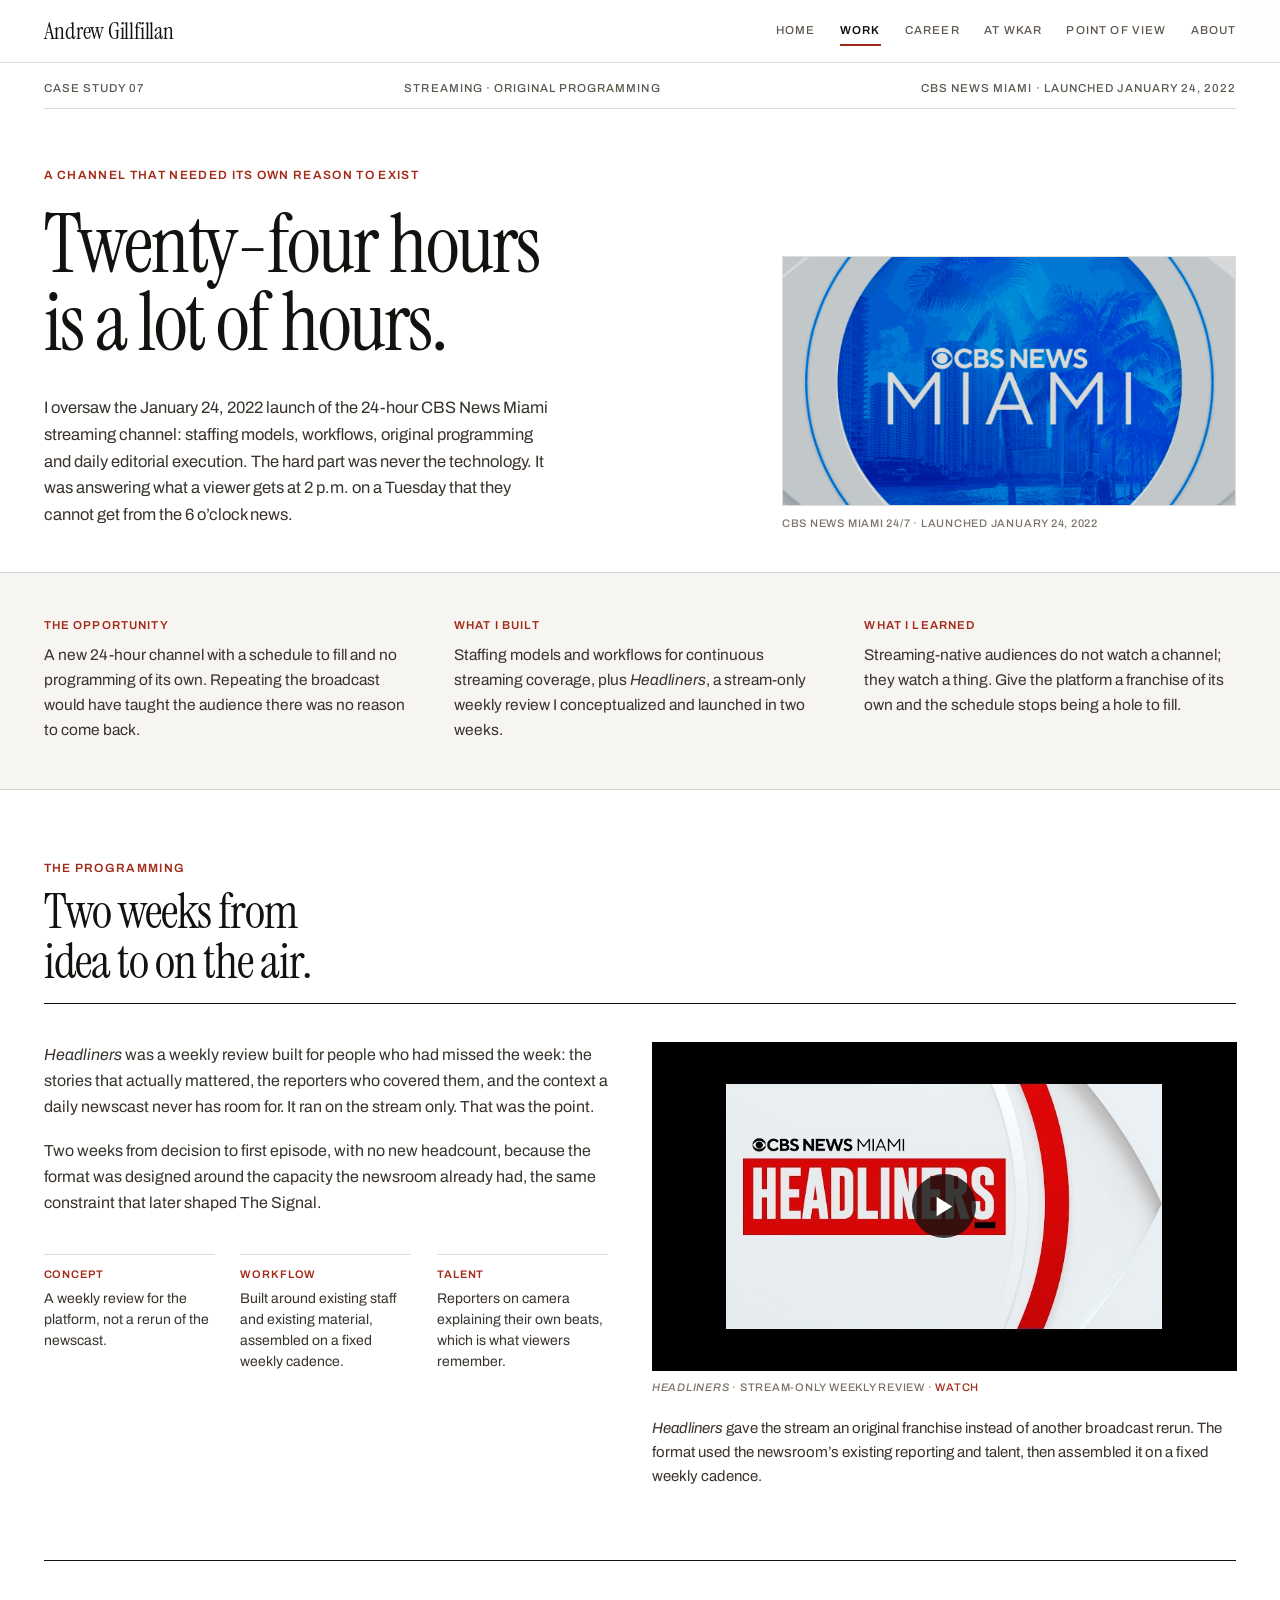
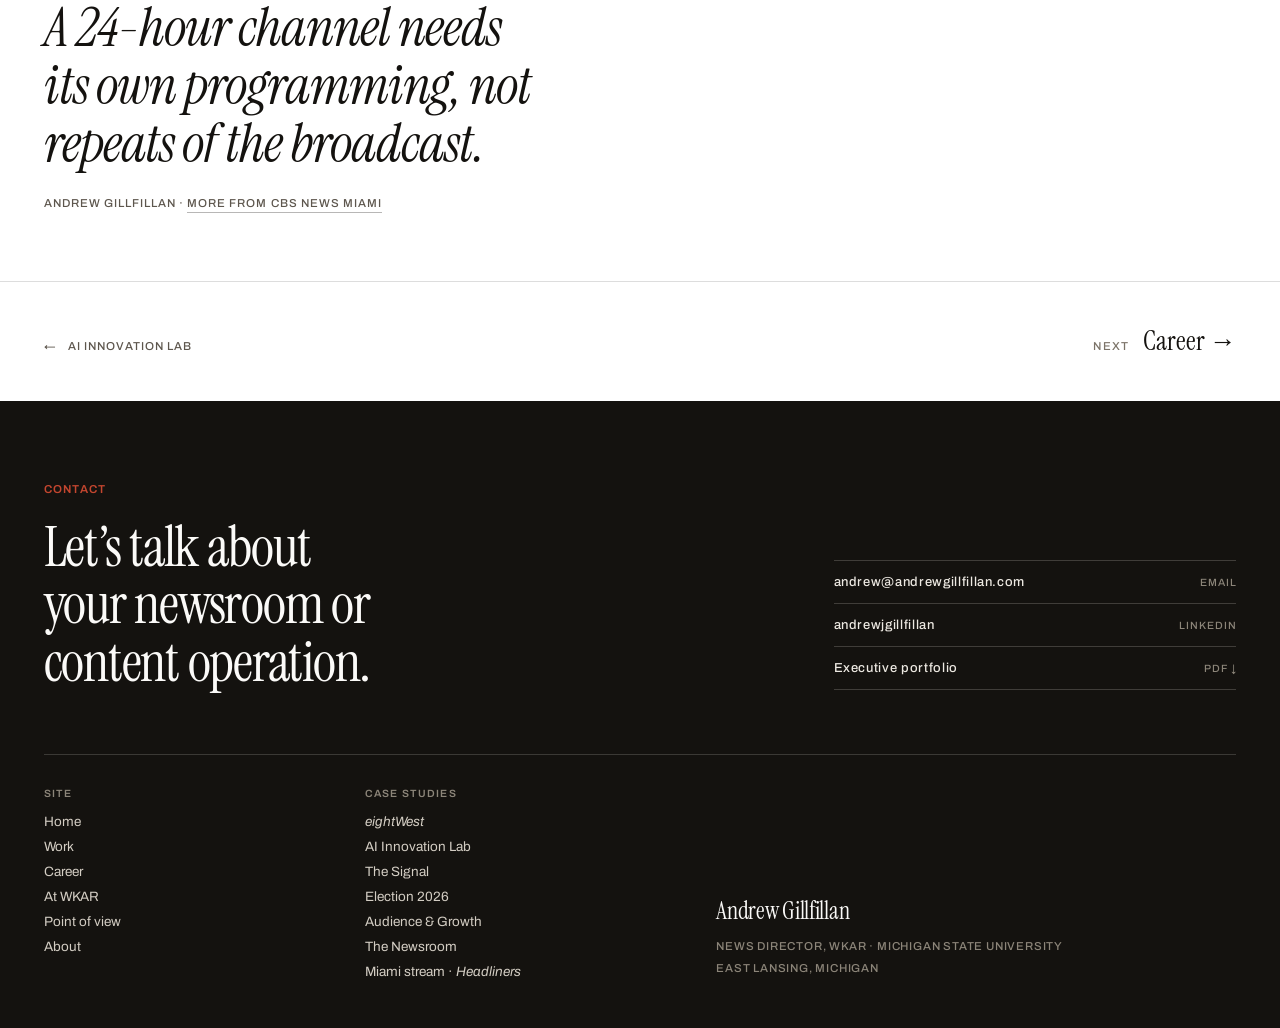
<file: miami-stream.html>
<!DOCTYPE html>

<html lang="en">
<head>
<meta charset="utf-8"/>
<meta content="width=device-width, initial-scale=1" name="viewport"/>
<title>CBS News Miami Stream &amp; Headliners | Andrew Gillfillan</title>
<meta content="Overseeing the launch of the 24-hour CBS News Miami streaming channel, and conceptualizing Headliners, a stream-only weekly review launched in two weeks." name="description"/>
<meta content="Andrew Gillfillan" name="author"/>
<meta content="#14120F" name="theme-color"/>
<meta content="article" property="og:type"/>
<meta content="Andrew Gillfillan" property="og:site_name"/>
<meta content="CBS News Miami Stream &amp; Headliners | Andrew Gillfillan" property="og:title"/>
<meta content="A 24-hour streaming channel needs its own programming, not repeats of the broadcast." property="og:description"/>
<meta content="https://raw.githubusercontent.com/grahamandgoldadmin/andrewgillfillan-com/main/assets/social/andrew-gillfillan-share.jpg" property="og:image"/>
<meta content="summary_large_image" name="twitter:card"/>
<link href="favicon.svg" rel="icon" type="image/svg+xml"/>
<link href="https://fonts.googleapis.com" rel="preconnect"/>
<link crossorigin="" href="https://fonts.gstatic.com" rel="preconnect"/>
<link href="https://fonts.googleapis.com/css2?family=Instrument+Serif:ital@0;1&amp;family=Archivo:wght@400;500;600&amp;display=swap" rel="stylesheet"/>
<style>
*{box-sizing:border-box}
html,body{margin:0;padding:0}
html{scroll-behavior:smooth}
body{background:#fff;color:#14120F;font-family:Archivo,Helvetica,Arial,sans-serif;-webkit-font-smoothing:antialiased;text-rendering:optimizeLegibility}
img{display:block;max-width:100%}
a{color:inherit;text-decoration:none;transition:color .2s ease,border-color .2s ease,opacity .2s ease}
a:hover{color:#A32A19}
nav::-webkit-scrollbar{display:none}
::selection{background:#14120F;color:#fff}
a:focus-visible,button:focus-visible,[role=button]:focus-visible{outline:3px solid #A32A19;outline-offset:3px}
@media (prefers-reduced-motion: reduce){html{scroll-behavior:auto}}
</style>
<meta content="index,follow,max-image-preview:large,max-snippet:-1" name="robots"/>
<meta content="Andrew Gillfillan, Andy Gillfillan, news director, editorial leader, newsroom leadership, audience strategy, public media, WKAR, Michigan State University, editorial products, newsletters, streaming news, digital audience growth" name="keywords"/>
<link href="https://www.andrewgillfillan.com/miami-stream.html" rel="canonical"/>
<meta content="https://www.andrewgillfillan.com/miami-stream.html" property="og:url"/>
<meta content="en_US" property="og:locale"/>
<meta content="Andrew Gillfillan with breaking-news coverage from Florida, California and Miami" property="og:image:alt"/>
<meta content="CBS News Miami Stream &amp; Headliners | Andrew Gillfillan" name="twitter:title"/>
<meta content="Overseeing the launch of the 24-hour CBS News Miami streaming channel, and conceptualizing Headliners, a stream-only weekly review launched in two weeks." name="twitter:description"/>
<meta content="https://raw.githubusercontent.com/grahamandgoldadmin/andrewgillfillan-com/main/assets/social/andrew-gillfillan-share.jpg" name="twitter:image"/>
<link href="apple-touch-icon.png" rel="apple-touch-icon" sizes="180x180"/>
<link href="site.webmanifest" rel="manifest"/>
<link href="assets/mobile-site.css?v=7" rel="stylesheet"/>
<meta content="Andrew Gillfillan with breaking-news coverage from Florida, California and Miami" name="twitter:image:alt"/><meta content="https://raw.githubusercontent.com/grahamandgoldadmin/andrewgillfillan-com/main/assets/social/andrew-gillfillan-share.jpg" property="og:image:secure_url"/><meta content="1200" property="og:image:width"/><meta content="630" property="og:image:height"/><meta content="image/jpeg" property="og:image:type"/><style id="ag-production-styles">.ag-skip-link:focus{left:clamp(18px,3.4vw,64px)!important;top:11px!important}
@media(max-width:700px){[data-section-nav]{display:none!important}}
@media(max-width:700px){.ag-primary-nav-shell{flex-wrap:wrap!important;align-items:flex-end!important;gap:3px!important;padding-top:12px!important;min-height:0!important}.ag-primary-nav-shell>a{width:100%;font-size:20px!important}.ag-primary-nav{width:100%;justify-content:space-between!important;gap:0!important;overflow:visible!important;font-size:9px!important;letter-spacing:.055em!important}.ag-primary-nav a{padding:9px 1px 10px!important}.ag-primary-nav-shell::after{display:none!important}.ag-page-meta,.ag-election-attributes{display:none!important}}
.ag-hover-1:hover{color:#A32A19}
.ag-hover-2:hover{color:#A32A19}
.ag-hover-3:hover{color:#A32A19}
.ag-hover-4:hover{color:#A32A19}
.ag-hover-5:hover{color:#A32A19}
.ag-hover-6:hover{color:#A32A19}
.ag-hover-7:hover{color:#A32A19; border-bottom-color:#A32A19}
.ag-hover-8:hover{color:#A32A19}
.ag-hover-9:hover{color:#A32A19}
.ag-hover-10:hover{color:#E0785F}
.ag-hover-11:hover{color:#E0785F}
.ag-hover-12:hover{color:#E0785F}
.ag-hover-13:hover{color:#fff}
.ag-hover-14:hover{color:#fff}
.ag-hover-15:hover{color:#fff}
.ag-hover-16:hover{color:#fff}
.ag-hover-17:hover{color:#fff}
.ag-hover-18:hover{color:#fff}
.ag-hover-19:hover{color:#fff}
.ag-hover-20:hover{color:#fff}
.ag-hover-21:hover{color:#fff}
.ag-hover-22:hover{color:#fff}
.ag-hover-23:hover{color:#fff}
.ag-hover-24:hover{color:#fff}
.ag-after-1::after{content:''; position:absolute; right:0; top:1px; bottom:1px; width:clamp(0px,4vw,34px); pointer-events:none; background:linear-gradient(to right, rgba(255,255,255,0), rgba(255,255,255,.96))}</style></head>
<body class="ag-page-miami">
<header style="position:sticky; top:0; z-index:800; background:rgba(255,255,255,.94); backdrop-filter:saturate(140%) blur(8px); -webkit-backdrop-filter:saturate(140%) blur(8px); border-bottom:1px solid rgba(20,18,15,.14);">
<a class="ag-skip-link" href="#main" style="position:absolute; left:-9999px; top:0; background:#14120F; color:#fff; padding:10px 16px; font-size:12px; letter-spacing:.08em; text-transform:uppercase;">Skip to content</a>
<div class="ag-primary-nav-shell ag-after-1" style="position:relative; max-width:1600px; margin:0 auto; padding:0 clamp(18px,3.4vw,64px); display:flex; align-items:center; justify-content:space-between; gap:clamp(12px,2vw,24px); min-height:62px;">
<a href="index.html" style="font-family:'Instrument Serif',Georgia,serif; font-size:clamp(17px,4.3vw,23px); letter-spacing:-.01em; line-height:1; white-space:nowrap; flex:0 0 auto;">Andrew Gillfillan</a>
<nav aria-label="Primary" class="ag-primary-nav" style="display:flex; align-items:center; gap:clamp(11px,1.9vw,30px); overflow-x:auto; -ms-overflow-style:none; scrollbar-width:none; font-size:11.5px; font-weight:500; letter-spacing:.1em; text-transform:uppercase;">
<a class="ag-hover-1" href="index.html" style="white-space:nowrap; padding:8px 0; border-bottom:2px solid transparent; color:#5D564D;">Home</a>
<a aria-current="true" class="ag-hover-2" href="work.html" style="white-space:nowrap; padding:8px 0; border-bottom:2px solid #A32A19; color:#14120F; font-weight:600;">Work</a>
<a class="ag-hover-4" href="career.html" style="white-space:nowrap; padding:8px 0; border-bottom:2px solid transparent; color:#5D564D;">Career</a>
<a class="ag-hover-3" href="at-wkar.html" style="white-space:nowrap; padding:8px 0; border-bottom:2px solid transparent; color:#5D564D;">At WKAR</a>

<a class="ag-hover-5" href="point-of-view.html" style="white-space:nowrap; padding:8px 0; border-bottom:2px solid transparent; color:#5D564D;">Point of view</a>
<a class="ag-hover-6" href="about.html" style="white-space:nowrap; padding:8px 0; border-bottom:2px solid transparent; color:#5D564D;">About</a>
</nav>
</div>
</header>
<main id="main">
<section style="max-width:1600px; margin:0 auto; padding:clamp(13px,1.5vw,20px) clamp(18px,3.4vw,64px) 0;">
<div class="ag-page-meta" style="display:flex; flex-wrap:wrap; justify-content:space-between; gap:10px 28px; padding-bottom:14px; border-bottom:1px solid rgba(20,18,15,.14); font-size:11.5px; font-weight:500; letter-spacing:.09em; text-transform:uppercase; color:#5D564D;">
<span>Case study 07</span><span>Streaming · Original programming</span><span>CBS News Miami · launched January 24, 2022</span>
</div>
<div style="display:flex; flex-wrap:wrap; gap:clamp(30px,4.4vw,80px); padding:clamp(34px,4.6vw,76px) 0 clamp(28px,3.4vw,52px);">
<div style="flex:3 1 480px; min-width:0;">
<p style="margin:0; font-size:12px; font-weight:600; letter-spacing:.11em; text-transform:uppercase; color:#A32A19;">A channel that needed its own reason to exist</p>
<h1 style="margin:clamp(16px,1.9vw,28px) 0 0; font-family:'Instrument Serif',Georgia,serif; font-weight:400; font-size:clamp(46px,6.4vw,104px); line-height:.95; letter-spacing:-.024em; text-wrap:balance;">Twenty-four hours is a lot of hours.</h1>
<p style="margin:clamp(22px,2.6vw,36px) 0 0; max-width:56ch; font-size:clamp(16.5px,1.12vw,19.5px); line-height:1.62; color:#39332C; text-wrap:pretty;">I oversaw the January 24, 2022 launch of the 24-hour CBS News Miami streaming channel: staffing models, workflows, original programming and daily editorial execution. The hard part was never the technology. It was answering what a viewer gets at 2 p.m. on a Tuesday that they cannot get from the 6 o’clock news.</p>
<p class="ag-mobile-only ag-case-mobile-deck">I led the January 24, 2022 launch of CBS News Miami’s 24-hour stream: staffing models, continuous-news workflows, original programming and daily editorial execution. Then I conceived <em>Headliners</em>, designed it around the newsroom capacity we already had and took the stream-only weekly review from idea to air in two weeks.</p>
</div>
<div style="flex:2 1 320px; min-width:0; display:flex; align-items:flex-end;">
<figure data-lightbox="CBS News Miami streaming channel logo" style="margin:0; width:100%;">
<img alt="CBS News Miami streaming channel logo" decoding="async" loading="lazy" src="assets/miami/cbs-news-miami-stream-logo.png" style="display:block; width:100%; height:auto; border:1px solid rgba(20,18,15,.14);" width="592" height="324"/>
<figcaption style="margin-top:11px; font-size:11px; font-weight:500; letter-spacing:.07em; text-transform:uppercase; color:#7B7368;">CBS News Miami 24/7 · launched January 24, 2022</figcaption>
</figure>
</div>
</div>
</section>
<section data-reveal="" style="border-top:1px solid rgba(20,18,15,.14); border-bottom:1px solid rgba(20,18,15,.14); background:#F7F5F1;">
<div style="max-width:1600px; margin:0 auto; padding:clamp(30px,3.6vw,56px) clamp(18px,3.4vw,64px); display:flex; flex-wrap:wrap; gap:clamp(24px,3vw,56px);">
<div style="flex:1 1 240px; min-width:0;">
<p style="margin:0; font-size:11.5px; font-weight:600; letter-spacing:.1em; text-transform:uppercase; color:#A32A19;">The opportunity</p>
<p style="margin:12px 0 0; font-size:15.5px; line-height:1.6; color:#39332C;">A new 24-hour channel with a schedule to fill and no programming of its own. Repeating the broadcast would have taught the audience there was no reason to come back.</p>
</div>
<div style="flex:1 1 240px; min-width:0;">
<p style="margin:0; font-size:11.5px; font-weight:600; letter-spacing:.1em; text-transform:uppercase; color:#A32A19;">What I built</p>
<p style="margin:12px 0 0; font-size:15.5px; line-height:1.6; color:#39332C;">Staffing models and workflows for continuous streaming coverage, plus <em>Headliners</em>, a stream-only weekly review I conceptualized and launched in two weeks.</p>
</div>
<div style="flex:1 1 240px; min-width:0;">
<p style="margin:0; font-size:11.5px; font-weight:600; letter-spacing:.1em; text-transform:uppercase; color:#A32A19;">What I learned</p>
<p style="margin:12px 0 0; font-size:15.5px; line-height:1.6; color:#39332C;">Streaming-native audiences do not watch a channel; they watch a thing. Give the platform a franchise of its own and the schedule stops being a hole to fill.</p>
</div>
</div>
</section>
<section style="max-width:1600px; margin:0 auto; padding:clamp(46px,5.6vw,92px) clamp(18px,3.4vw,64px) 0;">
<div data-reveal="" style="border-bottom:1px solid #14120F; padding-bottom:16px;">
<p style="margin:0; font-size:12px; font-weight:600; letter-spacing:.11em; text-transform:uppercase; color:#A32A19;">The programming</p>
<h2 style="margin:12px 0 0; font-family:'Instrument Serif',Georgia,serif; font-weight:400; font-size:clamp(32px,3.8vw,58px); line-height:1.02; letter-spacing:-.02em; max-width:22ch; text-wrap:balance;">Two weeks from idea to on the air.</h2>
</div>
<div data-reveal="" style="display:flex; flex-wrap:wrap; gap:clamp(26px,3.4vw,64px); padding-top:clamp(26px,3vw,44px);">
<div style="flex:1 1 320px; min-width:0;">
<p style="margin:0; font-size:16px; line-height:1.62; color:#39332C; text-wrap:pretty;"><em>Headliners</em> was a weekly review built for people who had missed the week: the stories that actually mattered, the reporters who covered them, and the context a daily newscast never has room for. It ran on the stream only. That was the point.</p>
<p style="margin:18px 0 0; font-size:16px; line-height:1.62; color:#39332C; text-wrap:pretty;">Two weeks from decision to first episode, with no new headcount, because the format was designed around the capacity the newsroom already had, the same constraint that later shaped The Signal.</p>
<div style="display:grid; grid-template-columns:repeat(auto-fit,minmax(min(100%,140px),1fr)); gap:clamp(18px,2vw,32px); margin-top:clamp(26px,3vw,40px);">
<div style="border-top:1px solid rgba(20,18,15,.14); padding-top:13px;">
<p style="margin:0; font-size:11px; font-weight:600; letter-spacing:.08em; text-transform:uppercase; color:#A32A19;">Concept</p>
<p style="margin:8px 0 0; font-size:14px; line-height:1.5; color:#39332C;">A weekly review for the platform, not a rerun of the newscast.</p>
</div>
<div style="border-top:1px solid rgba(20,18,15,.14); padding-top:13px;">
<p style="margin:0; font-size:11px; font-weight:600; letter-spacing:.08em; text-transform:uppercase; color:#A32A19;">Workflow</p>
<p style="margin:8px 0 0; font-size:14px; line-height:1.5; color:#39332C;">Built around existing staff and existing material, assembled on a fixed weekly cadence.</p>
</div>
<div style="border-top:1px solid rgba(20,18,15,.14); padding-top:13px;">
<p style="margin:0; font-size:11px; font-weight:600; letter-spacing:.08em; text-transform:uppercase; color:#A32A19;">Talent</p>
<p style="margin:8px 0 0; font-size:14px; line-height:1.5; color:#39332C;">Reporters on camera explaining their own beats, which is what viewers remember.</p>
</div>
</div>
</div>
<div style="flex:1 1 340px; min-width:0; display:flex; flex-direction:column; gap:clamp(16px,1.8vw,26px);">
<figure data-lightbox-skip="" style="margin:0;">
<a href="https://www.youtube.com/watch?v=b2Y06KX1QzI" style="position:relative; display:block; width:100%; aspect-ratio:16/9; background:#000; overflow:hidden; border:1px solid rgba(20,18,15,.14);">
<img alt="Headliners on CBS News Miami" decoding="async" loading="lazy" src="assets/video/b2Y06KX1QzI.jpg" style="width:100%; height:100%; object-fit:contain; background:#000;" width="640" height="480"/>
<span style="position:absolute; inset:0; display:flex; align-items:center; justify-content:center;"><span style="width:64px; height:64px; border-radius:50%; background:rgba(20,18,15,.82); display:flex; align-items:center; justify-content:center;"><svg aria-hidden="true" height="23" viewbox="0 0 24 28" width="20"><polygon fill="#fff" points="3,2 22,14 3,26"></polygon></svg></span></span>
</a>
<figcaption style="margin-top:10px; font-size:11px; font-weight:500; letter-spacing:.07em; text-transform:uppercase; color:#7B7368;"><em>Headliners</em> · stream-only weekly review · <span style="color:#A32A19;">Watch</span></figcaption>
</figure>
<p style="margin:0; font-size:15px; line-height:1.6; color:#39332C; text-wrap:pretty;"><em>Headliners</em> gave the stream an original franchise instead of another broadcast rerun. The format used the newsroom’s existing reporting and talent, then assembled it on a fixed weekly cadence.</p>
</div>
</div>
</section>
<section style="max-width:1600px; margin:0 auto; padding:clamp(46px,5.6vw,92px) clamp(18px,3.4vw,64px) clamp(46px,5.6vw,88px);">
<blockquote data-reveal="" style="margin:0; border-top:1px solid #14120F; padding-top:clamp(26px,3vw,44px);">
<p style="margin:0; font-family:'Instrument Serif',Georgia,serif; font-style:italic; font-size:clamp(30px,4.2vw,66px); line-height:1.08; letter-spacing:-.018em; max-width:22ch; text-wrap:balance;">A 24-hour channel needs its own programming, not repeats of the broadcast.</p>
<footer style="margin-top:24px; font-size:11.5px; font-weight:500; letter-spacing:.09em; text-transform:uppercase; color:#5D564D;">Andrew Gillfillan · <a class="ag-hover-7" href="career.html#miami" style="border-bottom:1px solid rgba(20,18,15,.3); padding-bottom:3px;">More from CBS News Miami</a></footer>
</blockquote>
</section>
</main>
<div>
<div style="max-width:1600px; margin:0 auto; padding:clamp(30px,3.6vw,52px) clamp(18px,3.4vw,64px); border-top:1px solid rgba(20,18,15,.14); display:flex; flex-wrap:wrap; align-items:baseline; justify-content:space-between; gap:18px 32px;">
<a class="ag-hover-8" href="data-ai-systems.html" style="display:flex; align-items:baseline; gap:11px; font-size:11.5px; font-weight:500; letter-spacing:.09em; text-transform:uppercase; color:#5D564D;"><span aria-hidden="true">←</span>AI Innovation Lab</a>
<a class="ag-hover-9" href="career.html" style="display:flex; align-items:baseline; gap:14px; text-align:right;">
<span style="font-size:11.5px; font-weight:500; letter-spacing:.09em; text-transform:uppercase; color:#7B7368;">Next</span>
<span style="font-family:'Instrument Serif',Georgia,serif; font-size:clamp(22px,2.1vw,30px); line-height:1;">Career →</span>
</a>
</div>
<footer style="background:#14120F; color:#EDE9E2;">
<div style="max-width:1600px; margin:0 auto; padding:clamp(52px,6.4vw,104px) clamp(18px,3.4vw,64px) clamp(34px,3.8vw,56px);">
<div style="display:flex; flex-wrap:wrap; gap:clamp(32px,5vw,88px); align-items:flex-end;">
<div style="flex:2 1 440px; min-width:0;">
<p style="margin:0; font-size:11.5px; font-weight:600; letter-spacing:.11em; text-transform:uppercase; color:#C4462F;">Contact</p>
<p style="margin:clamp(16px,1.8vw,26px) 0 0; font-family:'Instrument Serif',Georgia,serif; font-size:clamp(34px,4.4vw,68px); line-height:1.02; letter-spacing:-.022em; max-width:17ch; text-wrap:balance; color:#FBFAF8;">Let’s talk about your newsroom or content operation.</p>
</div>
<div style="flex:1 1 260px; min-width:0; display:flex; flex-direction:column; gap:0; font-size:13px; font-weight:500; letter-spacing:.05em;">
<a class="ag-hover-10" href="mailto:andrew@andrewgillfillan.com" style="padding:14px 0; border-top:1px solid rgba(237,233,226,.2); display:flex; justify-content:space-between; align-items:baseline; gap:16px;"><span>andrew@andrewgillfillan.com</span><span style="font-size:10.5px; letter-spacing:.09em; text-transform:uppercase; color:#8C8579;">Email</span></a>
<a class="ag-hover-11" href="https://www.linkedin.com/in/andrewjgillfillan" style="padding:14px 0; border-top:1px solid rgba(237,233,226,.2); display:flex; justify-content:space-between; align-items:baseline; gap:16px;"><span>andrewjgillfillan</span><span style="font-size:10.5px; letter-spacing:.09em; text-transform:uppercase; color:#8C8579;">LinkedIn</span></a>
<a aria-label="Executive portfolio PDF ↓ (opens in a new tab)" class="ag-hover-12" href="assets/docs/Andrew_Gillfillan_Executive_Portfolio.pdf" rel="noopener noreferrer" style="padding:14px 0; border-top:1px solid rgba(237,233,226,.2); border-bottom:1px solid rgba(237,233,226,.2); display:flex; justify-content:space-between; align-items:baseline; gap:16px;" target="_blank"><span>Executive portfolio</span><span style="font-size:10.5px; letter-spacing:.09em; text-transform:uppercase; color:#8C8579;">PDF ↓</span></a>
</div>
</div>
<div style="display:flex; flex-wrap:wrap; gap:clamp(28px,4vw,72px); margin-top:clamp(44px,5vw,84px); padding-top:clamp(24px,2.6vw,36px); border-top:1px solid rgba(237,233,226,.18);">
<div style="flex:1 1 160px;">
<p style="margin:0 0 15px; font-size:10.5px; font-weight:600; letter-spacing:.11em; text-transform:uppercase; color:#8C8579;">Site</p>
<div style="display:flex; flex-direction:column; gap:10px; font-size:13.5px; color:#D3CDC3;">
<a class="ag-hover-13" href="index.html">Home</a>
<a class="ag-hover-14" href="work.html">Work</a>
<a class="ag-hover-16" href="career.html">Career</a>
<a class="ag-hover-15" href="at-wkar.html">At WKAR</a>

<a class="ag-hover-17" href="point-of-view.html">Point of view</a>
<a class="ag-hover-18" href="about.html">About</a>
</div>
</div>
<div style="flex:1 1 190px;">
<p style="margin:0 0 15px; font-size:10.5px; font-weight:600; letter-spacing:.11em; text-transform:uppercase; color:#8C8579;">Case studies</p>
<div style="display:flex; flex-direction:column; gap:10px; font-size:13.5px; color:#D3CDC3;">
<a href="data-ai-systems.html">AI Innovation Lab</a>
<a class="ag-hover-19" href="the-signal.html">The Signal</a>
<a class="ag-hover-20" href="election-2026.html">Election 2026</a>
<a class="ag-hover-21" href="audience-growth.html">Audience &amp; Growth</a>
<a class="ag-hover-22" href="newsroom.html">The Newsroom</a>
<a class="ag-hover-23" href="miami-stream.html">Miami stream · <em>Headliners</em></a>
<a class="ag-hover-24" href="eightwest.html"><em>eightWest</em></a>
</div>
</div>
<div style="flex:2 1 300px; display:flex; flex-direction:column; justify-content:flex-end;">
<p style="margin:0; font-family:'Instrument Serif',Georgia,serif; font-size:clamp(20px,1.9vw,27px); line-height:1.25; letter-spacing:-.012em; color:#FBFAF8;">Andrew Gillfillan</p>
<p style="margin:9px 0 0; font-size:11.5px; font-weight:500; letter-spacing:.07em; text-transform:uppercase; color:#8C8579; line-height:1.9;">News Director, WKAR · Michigan State University<br/>East Lansing, Michigan</p>
</div>
</div>
</div>
</footer>
</div>
<script type="module">import { initAll } from './site-behaviors.js?v=3'; initAll();</script>
</body>
</html>
</file>
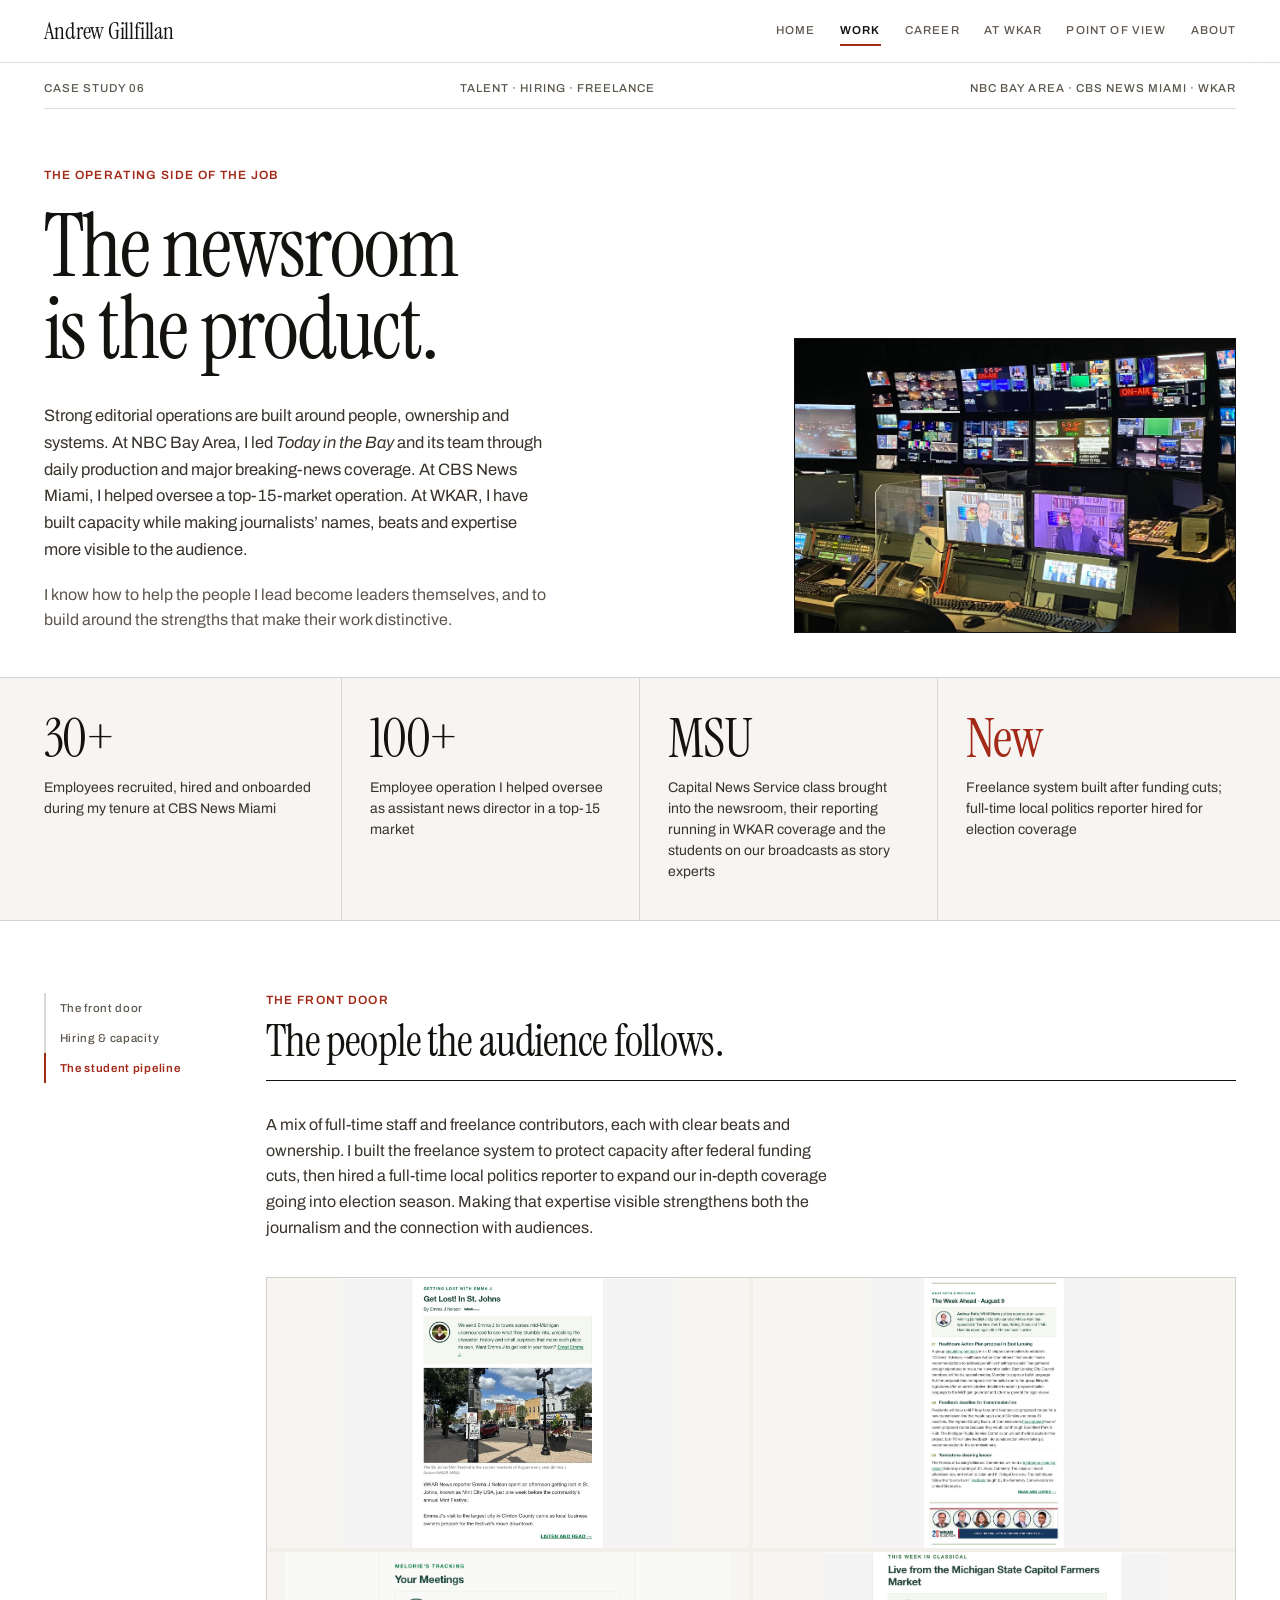
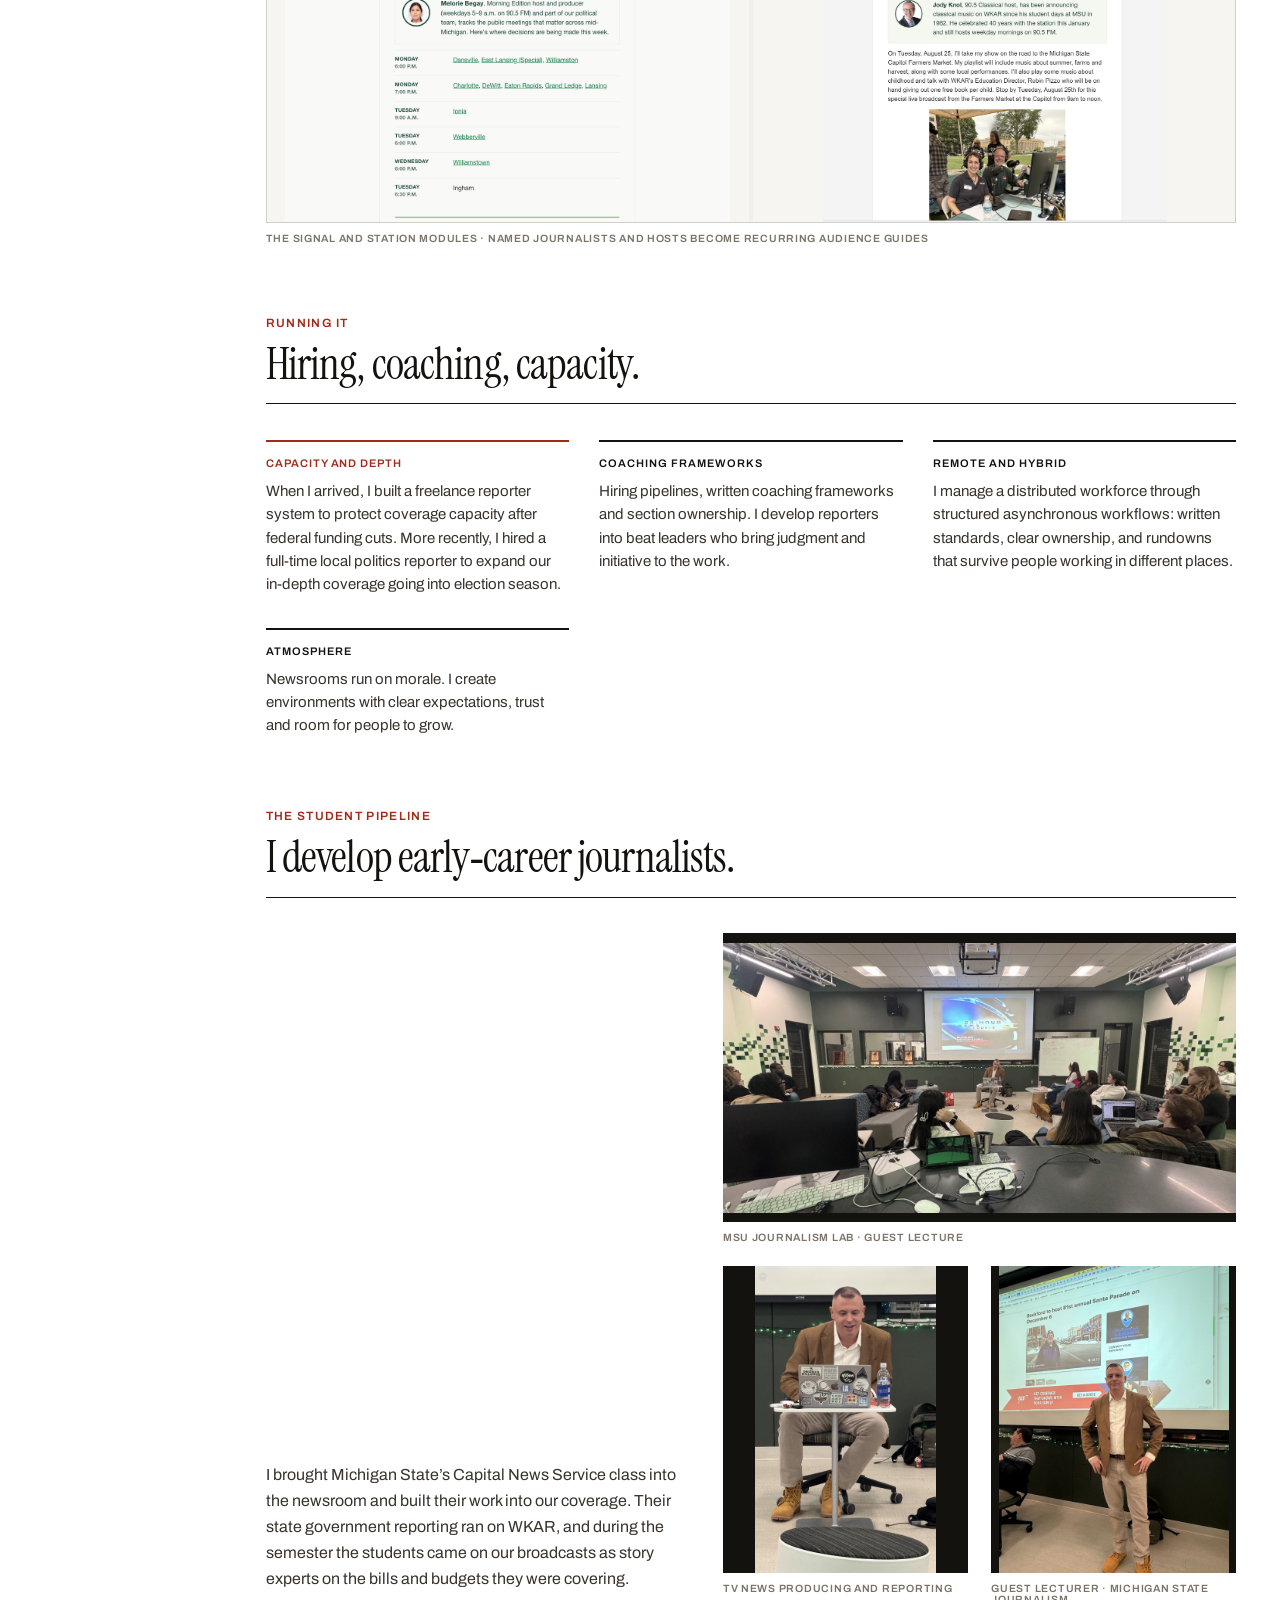
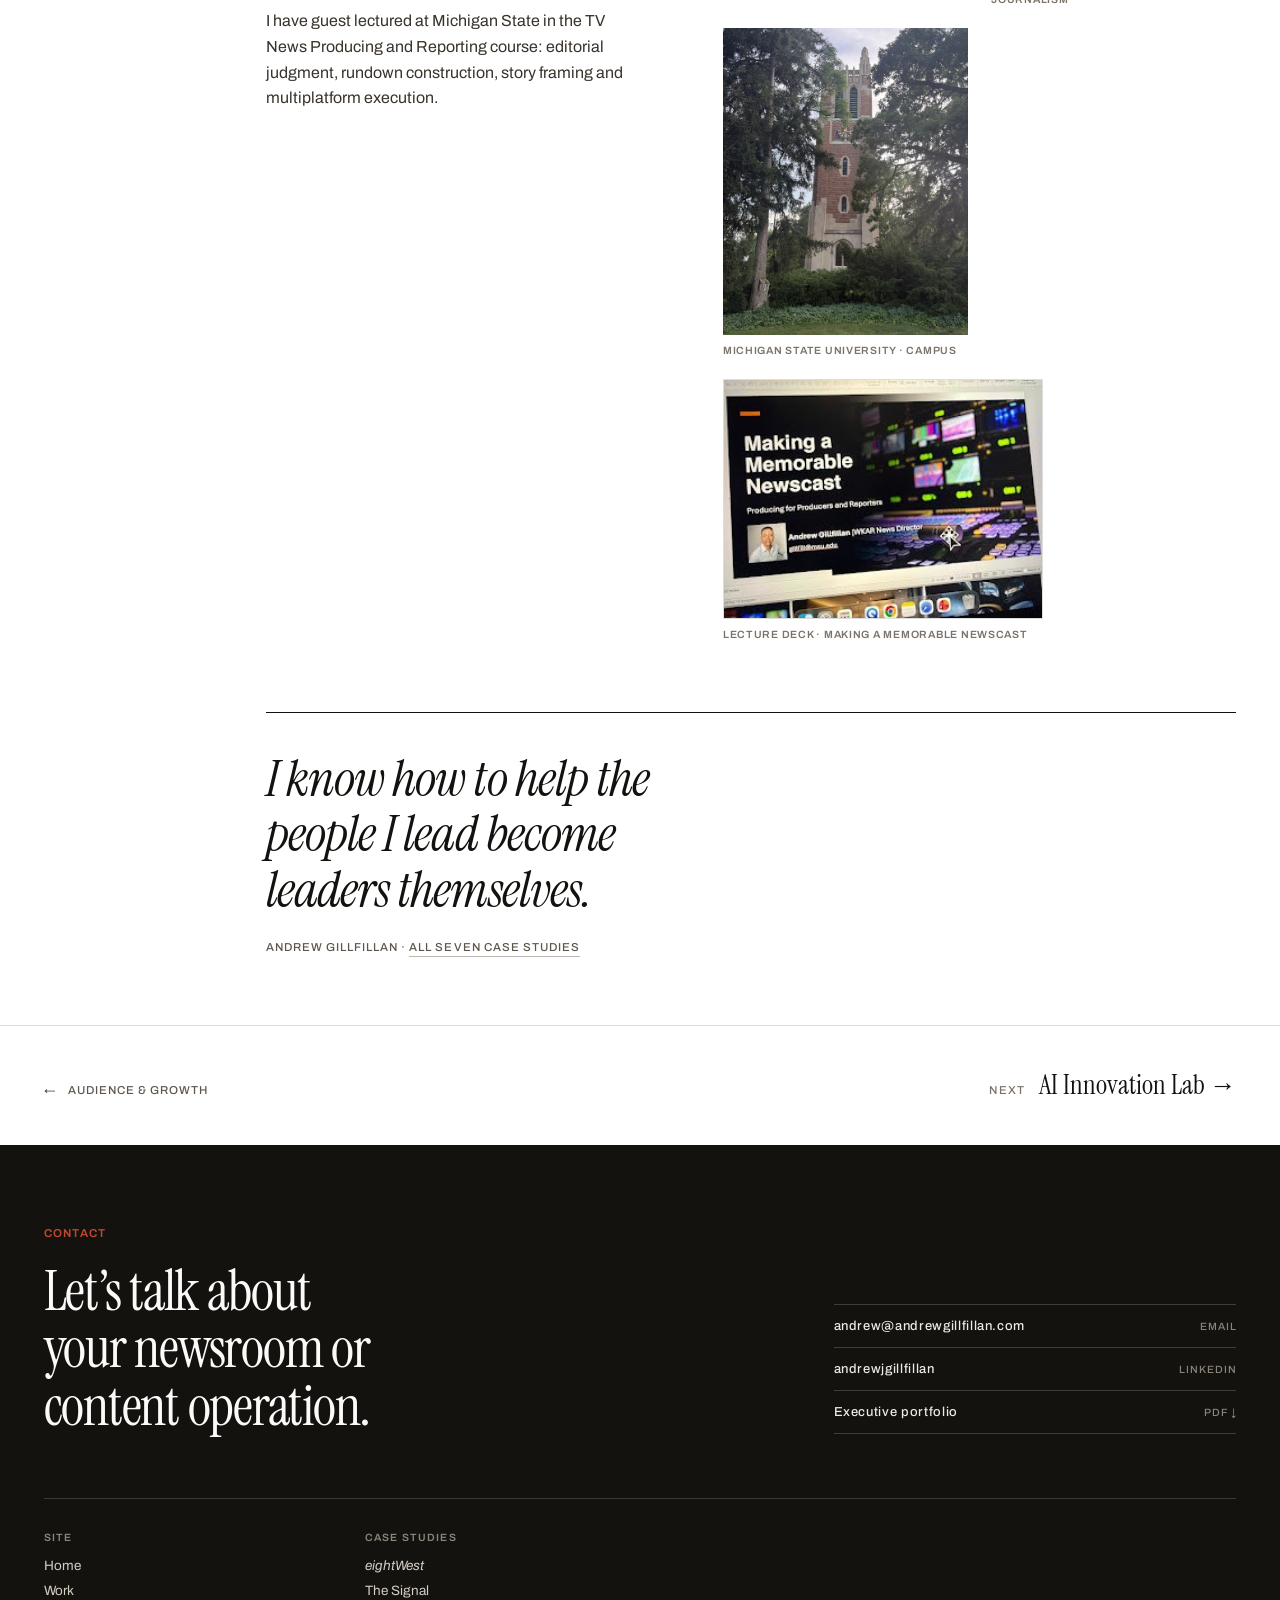
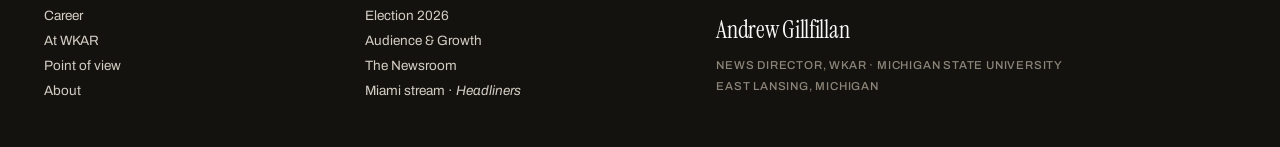
<file: newsroom.html>
<!DOCTYPE html>

<html lang="en">
<head>
<meta charset="utf-8"/>
<meta content="width=device-width, initial-scale=1" name="viewport"/>
<title>Newsroom Leadership &amp; Talent Strategy | Andrew Gillfillan</title>
<meta content="Andrew Gillfillan’s newsroom leadership approach: visible talent, hiring, coaching, clear ownership, freelance capacity and deeper local politics coverage." name="description"/>
<meta content="Andrew Gillfillan" name="author"/>
<meta content="#14120F" name="theme-color"/>
<meta content="article" property="og:type"/>
<meta content="Andrew Gillfillan" property="og:site_name"/>
<meta content="Newsroom Leadership &amp; Talent Strategy | Andrew Gillfillan" property="og:title"/>
<meta content="A visible, talent-led operation built through hiring, coaching, clear ownership, a freelance reporter system that protected capacity and a full-time local politics hire that expands in-depth election coverage." property="og:description"/>
<meta content="https://raw.githubusercontent.com/grahamandgoldadmin/andrewgillfillan-com/main/assets/social/andrew-gillfillan-share.jpg" property="og:image"/>
<meta content="summary_large_image" name="twitter:card"/>
<link href="favicon.svg" rel="icon" type="image/svg+xml"/>
<link href="https://fonts.googleapis.com" rel="preconnect"/>
<link crossorigin="" href="https://fonts.gstatic.com" rel="preconnect"/>
<link href="https://fonts.googleapis.com/css2?family=Instrument+Serif:ital@0;1&amp;family=Archivo:wght@400;500;600&amp;display=swap" rel="stylesheet"/>
<style>
*{box-sizing:border-box}
html,body{margin:0;padding:0}
html{scroll-behavior:smooth}
body{background:#fff;color:#14120F;font-family:Archivo,Helvetica,Arial,sans-serif;-webkit-font-smoothing:antialiased;text-rendering:optimizeLegibility}
img{display:block;max-width:100%}
a{color:inherit;text-decoration:none;transition:color .2s ease,border-color .2s ease,opacity .2s ease}
a:hover{color:#A32A19}
nav::-webkit-scrollbar{display:none}
::selection{background:#14120F;color:#fff}
a:focus-visible,button:focus-visible,[role=button]:focus-visible{outline:3px solid #A32A19;outline-offset:3px}
@media (prefers-reduced-motion: reduce){html{scroll-behavior:auto}}
</style>
<meta content="index,follow,max-image-preview:large,max-snippet:-1" name="robots"/>
<meta content="Andrew Gillfillan, Andy Gillfillan, news director, editorial leader, newsroom leadership, audience strategy, public media, WKAR, Michigan State University, editorial products, newsletters, streaming news, digital audience growth" name="keywords"/>
<link href="https://www.andrewgillfillan.com/newsroom.html" rel="canonical"/>
<meta content="https://www.andrewgillfillan.com/newsroom.html" property="og:url"/>
<meta content="en_US" property="og:locale"/>
<meta content="Andrew Gillfillan with breaking-news coverage from Florida, California and Miami" property="og:image:alt"/>
<meta content="Newsroom Leadership &amp; Talent Strategy | Andrew Gillfillan" name="twitter:title"/>
<meta content="A visible, talent-led operation built through hiring, coaching, clear ownership, a freelance reporter system that protected capacity and a full-time local politics hire that expands in-depth election coverage." name="twitter:description"/>
<meta content="https://raw.githubusercontent.com/grahamandgoldadmin/andrewgillfillan-com/main/assets/social/andrew-gillfillan-share.jpg" name="twitter:image"/>
<link href="apple-touch-icon.png" rel="apple-touch-icon" sizes="180x180"/>
<link href="site.webmanifest" rel="manifest"/>
<link href="assets/mobile-site.css?v=7" rel="stylesheet"/>
<meta content="Andrew Gillfillan with breaking-news coverage from Florida, California and Miami" name="twitter:image:alt"/><meta content="https://raw.githubusercontent.com/grahamandgoldadmin/andrewgillfillan-com/main/assets/social/andrew-gillfillan-share.jpg" property="og:image:secure_url"/><meta content="1200" property="og:image:width"/><meta content="630" property="og:image:height"/><meta content="image/jpeg" property="og:image:type"/><style id="ag-production-styles">.ag-skip-link:focus{left:clamp(18px,3.4vw,64px)!important;top:11px!important}
@media(max-width:700px){[data-section-nav]{display:none!important}}
@media(max-width:700px){.ag-primary-nav-shell{flex-wrap:wrap!important;align-items:flex-end!important;gap:3px!important;padding-top:12px!important;min-height:0!important}.ag-primary-nav-shell>a{width:100%;font-size:20px!important}.ag-primary-nav{width:100%;justify-content:space-between!important;gap:0!important;overflow:visible!important;font-size:9px!important;letter-spacing:.055em!important}.ag-primary-nav a{padding:9px 1px 10px!important}.ag-primary-nav-shell::after{display:none!important}.ag-page-meta,.ag-election-attributes{display:none!important}}
.ag-hover-1:hover{color:#A32A19}
.ag-hover-2:hover{color:#A32A19}
.ag-hover-3:hover{color:#A32A19}
.ag-hover-4:hover{color:#A32A19}
.ag-hover-5:hover{color:#A32A19}
.ag-hover-6:hover{color:#A32A19}
.ag-hover-7:hover{color:#A32A19}
.ag-hover-8:hover{color:#A32A19}
.ag-hover-9:hover{color:#A32A19}
.ag-hover-10:hover{color:#A32A19; border-bottom-color:#A32A19}
.ag-hover-11:hover{color:#A32A19}
.ag-hover-12:hover{color:#A32A19}
.ag-hover-13:hover{color:#E0785F}
.ag-hover-14:hover{color:#E0785F}
.ag-hover-15:hover{color:#E0785F}
.ag-hover-16:hover{color:#fff}
.ag-hover-17:hover{color:#fff}
.ag-hover-18:hover{color:#fff}
.ag-hover-19:hover{color:#fff}
.ag-hover-20:hover{color:#fff}
.ag-hover-21:hover{color:#fff}
.ag-hover-22:hover{color:#fff}
.ag-hover-23:hover{color:#fff}
.ag-hover-24:hover{color:#fff}
.ag-hover-25:hover{color:#fff}
.ag-hover-26:hover{color:#fff}
.ag-hover-27:hover{color:#fff}
.ag-after-1::after{content:''; position:absolute; right:0; top:1px; bottom:1px; width:clamp(0px,4vw,34px); pointer-events:none; background:linear-gradient(to right, rgba(255,255,255,0), rgba(255,255,255,.96))}</style></head>
<body class="ag-page-newsroom">
<header style="position:sticky; top:0; z-index:800; background:rgba(255,255,255,.94); backdrop-filter:saturate(140%) blur(8px); -webkit-backdrop-filter:saturate(140%) blur(8px); border-bottom:1px solid rgba(20,18,15,.14);">
<a class="ag-skip-link" href="#main" style="position:absolute; left:-9999px; top:0; background:#14120F; color:#fff; padding:10px 16px; font-size:12px; letter-spacing:.08em; text-transform:uppercase;">Skip to content</a>
<div class="ag-primary-nav-shell ag-after-1" style="position:relative; max-width:1600px; margin:0 auto; padding:0 clamp(18px,3.4vw,64px); display:flex; align-items:center; justify-content:space-between; gap:clamp(12px,2vw,24px); min-height:62px;">
<a href="index.html" style="font-family:'Instrument Serif',Georgia,serif; font-size:clamp(17px,4.3vw,23px); letter-spacing:-.01em; line-height:1; white-space:nowrap; flex:0 0 auto;">Andrew Gillfillan</a>
<nav aria-label="Primary" class="ag-primary-nav" style="display:flex; align-items:center; gap:clamp(11px,1.9vw,30px); overflow-x:auto; -ms-overflow-style:none; scrollbar-width:none; font-size:11.5px; font-weight:500; letter-spacing:.1em; text-transform:uppercase;">
<a class="ag-hover-1" href="index.html" style="white-space:nowrap; padding:8px 0; border-bottom:2px solid transparent; color:#5D564D;">Home</a>
<a aria-current="true" class="ag-hover-2" href="work.html" style="white-space:nowrap; padding:8px 0; border-bottom:2px solid #A32A19; color:#14120F; font-weight:600;">Work</a>
<a class="ag-hover-4" href="career.html" style="white-space:nowrap; padding:8px 0; border-bottom:2px solid transparent; color:#5D564D;">Career</a>
<a class="ag-hover-3" href="at-wkar.html" style="white-space:nowrap; padding:8px 0; border-bottom:2px solid transparent; color:#5D564D;">At WKAR</a>

<a class="ag-hover-5" href="point-of-view.html" style="white-space:nowrap; padding:8px 0; border-bottom:2px solid transparent; color:#5D564D;">Point of view</a>
<a class="ag-hover-6" href="about.html" style="white-space:nowrap; padding:8px 0; border-bottom:2px solid transparent; color:#5D564D;">About</a>
</nav>
</div>
</header>
<main id="main">
<section style="max-width:1600px; margin:0 auto; padding:clamp(13px,1.5vw,20px) clamp(18px,3.4vw,64px) 0;">
<div class="ag-page-meta" style="display:flex; flex-wrap:wrap; justify-content:space-between; gap:10px 28px; padding-bottom:14px; border-bottom:1px solid rgba(20,18,15,.14); font-size:11.5px; font-weight:500; letter-spacing:.09em; text-transform:uppercase; color:#5D564D;">
<span>Case study 06</span><span>Talent · Hiring · Freelance</span><span>NBC Bay Area · CBS News Miami · WKAR</span>
</div>
<div style="display:flex; flex-wrap:wrap; gap:clamp(30px,4.4vw,80px); padding:clamp(34px,4.6vw,76px) 0 clamp(28px,3.4vw,52px);">
<div style="flex:3 1 480px; min-width:0;">
<p style="margin:0; font-size:12px; font-weight:600; letter-spacing:.11em; text-transform:uppercase; color:#A32A19;">The operating side of the job</p>
<h1 style="margin:clamp(16px,1.9vw,28px) 0 0; font-family:'Instrument Serif',Georgia,serif; font-weight:400; font-size:clamp(48px,6.8vw,112px); line-height:.94; letter-spacing:-.024em; text-wrap:balance;">The newsroom is the product.</h1>
<p style="margin:clamp(22px,2.6vw,36px) 0 0; max-width:56ch; font-size:clamp(16.5px,1.12vw,19.5px); line-height:1.62; color:#39332C; text-wrap:pretty;">Strong editorial operations are built around people, ownership and systems. At NBC Bay Area, I led <em>Today in the Bay</em> and its team through daily production and major breaking-news coverage. At CBS News Miami, I helped oversee a top-15-market operation. At WKAR, I have built capacity while making journalists’ names, beats and expertise more visible to the audience.</p>
<p style="margin:18px 0 0; max-width:56ch; font-size:16px; line-height:1.62; color:#5D564D; text-wrap:pretty;">I know how to help the people I lead become leaders themselves, and to build around the strengths that make their work distinctive.</p>
<p class="ag-mobile-only ag-case-mobile-deck">At NBC Bay Area I led <em>Today in the Bay</em> and its team. At CBS News Miami I helped lead a 100+ person operation and recruited, hired and onboarded more than 30 employees. At WKAR I built freelance and student pipelines, clarified ownership, and created systems that make journalists’ beats, voices and expertise visible to the audience.</p>
</div>
<div style="flex:2 1 300px; min-width:0; display:flex; align-items:flex-end;">
<div class="ag-newsroom-hero-image" style="position:relative; width:100%; aspect-ratio:3/2; overflow:hidden; background:#14120F; border:1px solid rgba(20,18,15,.14);"><img alt="The live control room at NBC Bay Area" decoding="async" loading="lazy" src="assets/career/bay-control-room.jpg" style="width:100%; height:100%; object-fit:cover; object-position:center 45%;" width="2048" height="1536"/></div>
</div>
</div>
</section>
<section data-reveal="" style="border-top:1px solid rgba(20,18,15,.14); border-bottom:1px solid rgba(20,18,15,.14); background:#F7F5F1;">
<div style="max-width:1600px; margin:0 auto; padding:0 clamp(18px,3.4vw,64px); display:flex; flex-wrap:wrap;">
<div style="flex:1 1 200px; min-width:0; padding:clamp(26px,3vw,44px) clamp(18px,2.2vw,36px) clamp(26px,3vw,44px) 0; border-right:1px solid rgba(20,18,15,.14);">
<p style="margin:0; font-family:'Instrument Serif',Georgia,serif; font-size:clamp(38px,4.2vw,64px); line-height:.88; letter-spacing:-.022em;">30+</p>
<p style="margin:13px 0 0; font-size:14px; line-height:1.5; color:#39332C;">Employees recruited, hired and onboarded during my tenure at CBS News Miami</p>
</div>
<div style="flex:1 1 200px; min-width:0; padding:clamp(26px,3vw,44px) clamp(18px,2.2vw,36px); border-right:1px solid rgba(20,18,15,.14);">
<p style="margin:0; font-family:'Instrument Serif',Georgia,serif; font-size:clamp(38px,4.2vw,64px); line-height:.88; letter-spacing:-.022em;">100+</p>
<p style="margin:13px 0 0; font-size:14px; line-height:1.5; color:#39332C;">Employee operation I helped oversee as assistant news director in a top-15 market</p>
</div>
<div style="flex:1 1 200px; min-width:0; padding:clamp(26px,3vw,44px) clamp(18px,2.2vw,36px); border-right:1px solid rgba(20,18,15,.14);">
<p style="margin:0; font-family:'Instrument Serif',Georgia,serif; font-size:clamp(38px,4.2vw,64px); line-height:.88; letter-spacing:-.022em;">MSU</p>
<p style="margin:13px 0 0; font-size:14px; line-height:1.5; color:#39332C;">Capital News Service class brought into the newsroom, their reporting running in WKAR coverage and the students on our broadcasts as story experts</p>
</div>
<div style="flex:1 1 200px; min-width:0; padding:clamp(26px,3vw,44px) 0 clamp(26px,3vw,44px) clamp(18px,2.2vw,36px);">
<p style="margin:0; font-family:'Instrument Serif',Georgia,serif; font-size:clamp(38px,4.2vw,64px); line-height:.88; letter-spacing:-.022em; color:#A32A19;">New</p>
<p style="margin:13px 0 0; font-size:14px; line-height:1.5; color:#39332C;">Freelance system built after funding cuts; full-time local politics reporter hired for election coverage</p>
</div>
</div>
</section>
<div style="max-width:1600px; margin:0 auto; padding:0 clamp(18px,3.4vw,64px); display:flex; flex-wrap:wrap; gap:clamp(28px,3.6vw,68px);">
<nav aria-label="On this page" data-section-nav="" style="flex:0 1 176px; min-width:150px; position:sticky; top:78px; align-self:flex-start; padding-top:clamp(46px,5.6vw,92px); display:flex; flex-direction:column; font-size:11.5px; font-weight:500; letter-spacing:.06em;">
<a class="ag-hover-7" href="#front-door" style="padding:9px 0 9px 14px; border-left:2px solid rgba(20,18,15,.16); color:#5D564D;">The front door</a>
<a class="ag-hover-8" href="#running" style="padding:9px 0 9px 14px; border-left:2px solid rgba(20,18,15,.16); color:#5D564D;">Hiring &amp; capacity</a>
<a class="ag-hover-9" href="#pipeline" style="padding:9px 0 9px 14px; border-left:2px solid rgba(20,18,15,.16); color:#5D564D;">The student pipeline</a>
</nav>
<div style="flex:1 1 620px; min-width:0;">
<section id="front-door" style="padding-top:clamp(46px,5.6vw,92px);">
<div data-reveal="" style="border-bottom:1px solid #14120F; padding-bottom:16px;">
<p style="margin:0; font-size:12px; font-weight:600; letter-spacing:.11em; text-transform:uppercase; color:#A32A19;">The front door</p>
<h2 style="margin:12px 0 0; font-family:'Instrument Serif',Georgia,serif; font-weight:400; font-size:clamp(30px,3.4vw,52px); line-height:1.04; letter-spacing:-.02em; max-width:24ch; text-wrap:balance;">The people the audience follows.</h2>
</div>
<p data-reveal="" style="margin:clamp(20px,2.4vw,32px) 0 0; max-width:64ch; font-size:16px; line-height:1.62; color:#39332C; text-wrap:pretty;">A mix of full-time staff and freelance contributors, each with clear beats and ownership. I built the freelance system to protect capacity after federal funding cuts, then hired a full-time local politics reporter to expand our in-depth coverage going into election season. Making that expertise visible strengthens both the journalism and the connection with audiences.</p>
<figure data-reveal="" style="margin:clamp(24px,2.8vw,42px) 0 0;">
<div class="ag-newsroom-voices-collage" aria-label="Published WKAR modules that make journalists and hosts visible" role="group">
<img alt="Getting Lost with Emma J module from The Signal" decoding="async" loading="lazy" src="assets/signal/v2-emmaj.jpg" width="1148" height="928"/>
<img alt="What Roth’s Watching module from The Signal" decoding="async" loading="lazy" src="assets/signal/v2-roth.jpg" width="1166" height="1260"/>
<img alt="Melorie’s Tracking module from The Signal" decoding="async" loading="lazy" src="assets/signal/v2-melorie.png" width="1146" height="696"/>
<img alt="This Week in Classical module featuring WKAR host Jody Knol" decoding="async" loading="lazy" src="assets/wkar-team/jody-classical.jpg" width="1812" height="1426"/>
</div>
<figcaption style="margin-top:10px; font-size:10.5px; font-weight:600; letter-spacing:.07em; text-transform:uppercase; color:#7B7368;">The Signal and station modules · named journalists and hosts become recurring audience guides</figcaption>
</figure>
</section>
<section id="running" style="padding-top:clamp(46px,5.6vw,88px);">
<div data-reveal="" style="border-bottom:1px solid #14120F; padding-bottom:16px;">
<p style="margin:0; font-size:12px; font-weight:600; letter-spacing:.11em; text-transform:uppercase; color:#A32A19;">Running it</p>
<h2 style="margin:12px 0 0; font-family:'Instrument Serif',Georgia,serif; font-weight:400; font-size:clamp(30px,3.4vw,52px); line-height:1.04; letter-spacing:-.02em; max-width:24ch; text-wrap:balance;">Hiring, coaching, capacity.</h2>
</div>
<div data-reveal="" style="display:grid; grid-template-columns:repeat(auto-fit,minmax(min(100%,240px),1fr)); gap:clamp(22px,2.4vw,40px); margin-top:clamp(24px,2.8vw,42px);">
<div style="border-top:2px solid #A32A19; padding-top:15px;"><p style="margin:0; font-size:11px; font-weight:600; letter-spacing:.09em; text-transform:uppercase; color:#A32A19;">Capacity and depth</p><p style="margin:11px 0 0; font-size:15px; line-height:1.56; color:#39332C;">When I arrived, I built a freelance reporter system to protect coverage capacity after federal funding cuts. More recently, I hired a full-time local politics reporter to expand our in-depth coverage going into election season.</p></div>
<div style="border-top:2px solid #14120F; padding-top:15px;"><p style="margin:0; font-size:11px; font-weight:600; letter-spacing:.09em; text-transform:uppercase; color:#14120F;">Coaching frameworks</p><p style="margin:11px 0 0; font-size:15px; line-height:1.56; color:#39332C;">Hiring pipelines, written coaching frameworks and section ownership. I develop reporters into beat leaders who bring judgment and initiative to the work.</p></div>
<div style="border-top:2px solid #14120F; padding-top:15px;"><p style="margin:0; font-size:11px; font-weight:600; letter-spacing:.09em; text-transform:uppercase; color:#14120F;">Remote and hybrid</p><p style="margin:11px 0 0; font-size:15px; line-height:1.56; color:#39332C;">I manage a distributed workforce through structured asynchronous workflows: written standards, clear ownership, and rundowns that survive people working in different places.</p></div>
<div style="border-top:2px solid #14120F; padding-top:15px;"><p style="margin:0; font-size:11px; font-weight:600; letter-spacing:.09em; text-transform:uppercase; color:#14120F;">Atmosphere</p><p style="margin:11px 0 0; font-size:15px; line-height:1.56; color:#39332C;">Newsrooms run on morale. I create environments with clear expectations, trust and room for people to grow.</p></div>
</div>
</section>
<section id="pipeline" style="padding-top:clamp(46px,5.6vw,88px);">
<div data-reveal="" style="border-bottom:1px solid #14120F; padding-bottom:16px;">
<p style="margin:0; font-size:12px; font-weight:600; letter-spacing:.11em; text-transform:uppercase; color:#A32A19;">The student pipeline</p>
<h2 style="margin:12px 0 0; font-family:'Instrument Serif',Georgia,serif; font-weight:400; font-size:clamp(30px,3.4vw,52px); line-height:1.04; letter-spacing:-.02em; max-width:24ch; text-wrap:balance;">I develop early‑career journalists.</h2>
</div>
<div data-reveal="" style="display:flex; flex-wrap:wrap; gap:clamp(26px,3.4vw,56px); margin-top:clamp(24px,2.8vw,42px); align-items:center;">
<div style="flex:1 1 320px; min-width:0;">
<p style="margin:0; max-width:50ch; font-size:16px; line-height:1.62; color:#39332C; text-wrap:pretty;">I brought Michigan State’s Capital News Service class into the newsroom and built their work into our coverage. Their state government reporting ran on WKAR, and during the semester the students came on our broadcasts as story experts on the bills and budgets they were covering.</p>
<p style="margin:16px 0 0; max-width:50ch; font-size:16px; line-height:1.62; color:#39332C; text-wrap:pretty;">I have guest lectured at Michigan State in the TV News Producing and Reporting course: editorial judgment, rundown construction, story framing and multiplatform execution.</p>
</div>
<div style="flex:1 1 420px; min-width:0; display:grid; grid-template-columns:repeat(2,minmax(0,1fr)); gap:clamp(14px,1.8vw,24px); align-items:start;">
<figure data-lightbox="Michigan State journalism lab" style="grid-column:1/-1; margin:0;">
<img alt="Michigan State students gathered around Andrew Gillfillan during a journalism lab lecture" decoding="async" loading="lazy" src="assets/andrew/msu-journalism-lab.jpg" style="width:100%; aspect-ratio:16/9; object-fit:contain; background:#14120F;" width="1320" height="692"/>
<figcaption style="margin-top:10px; font-size:10.5px; font-weight:600; letter-spacing:.07em; text-transform:uppercase; color:#7B7368;">MSU journalism lab · guest lecture</figcaption>
</figure>
<figure data-lightbox="Andrew Gillfillan guest lecturing at Michigan State University" style="margin:0;">
<img alt="Andrew Gillfillan guest lecturing from his laptop in a Michigan State journalism classroom" decoding="async" loading="lazy" src="assets/andrew/msu-teaching-classroom.jpg" style="width:100%; aspect-ratio:4/5; object-fit:contain; object-position:center; background:#14120F;" width="937" height="1588"/>
<figcaption style="margin-top:10px; font-size:10.5px; font-weight:600; letter-spacing:.07em; text-transform:uppercase; color:#7B7368;">TV News Producing and Reporting</figcaption>
</figure>
<figure data-lightbox="Andrew Gillfillan teaching at Michigan State University" style="margin:0;">
<img alt="Andrew Gillfillan standing at the front of a Michigan State journalism classroom" decoding="async" loading="lazy" src="assets/andrew/msu-standing-web.jpg" style="width:100%; aspect-ratio:4/5; object-fit:contain; background:#14120F;" width="1192" height="1588"/>
<figcaption style="margin-top:10px; font-size:10.5px; font-weight:600; letter-spacing:.07em; text-transform:uppercase; color:#7B7368;">Guest lecturer · Michigan State journalism</figcaption>
</figure>
<figure data-lightbox="Michigan State University campus" style="margin:0;">
<img alt="Beaumont Tower on the Michigan State University campus" decoding="async" loading="lazy" src="assets/andrew/msu-campus.jpg" style="width:100%; aspect-ratio:4/5; object-fit:cover; object-position:center;" width="1192" height="1588"/>
<figcaption style="margin-top:10px; font-size:10.5px; font-weight:600; letter-spacing:.07em; text-transform:uppercase; color:#7B7368;">Michigan State University · campus</figcaption>
</figure>
<figure data-lightbox="Making a Memorable Newscast lecture deck" style="grid-column:1/-1; margin:0; max-width:320px;">
<img alt="Andrew Gillfillan’s lecture deck titled Making a Memorable Newscast" decoding="async" loading="lazy" src="assets/andrew/msu-lecture-materials.jpg" style="width:100%; height:auto; object-fit:contain; border:1px solid rgba(20,18,15,.14);" width="283" height="212"/>
<figcaption style="margin-top:10px; font-size:10.5px; font-weight:600; letter-spacing:.07em; text-transform:uppercase; color:#7B7368;">Lecture deck · Making a Memorable Newscast</figcaption>
</figure>
</div>
</div>
</section>
<section style="padding:clamp(46px,5.6vw,92px) 0 clamp(46px,5.6vw,88px);">
<blockquote data-reveal="" style="margin:0; border-top:1px solid #14120F; padding-top:clamp(26px,3vw,44px);">
<p style="margin:0; font-family:'Instrument Serif',Georgia,serif; font-style:italic; font-size:clamp(30px,4vw,62px); line-height:1.08; letter-spacing:-.018em; max-width:22ch; text-wrap:balance;">I know how to help the people I lead become leaders themselves.</p>
<footer style="margin-top:24px; font-size:11.5px; font-weight:500; letter-spacing:.09em; text-transform:uppercase; color:#5D564D;">Andrew Gillfillan · <a class="ag-hover-10" href="work.html" style="border-bottom:1px solid rgba(20,18,15,.3); padding-bottom:3px;">All seven case studies</a></footer>
</blockquote>
</section>
</div>
</div>
</main>
<div>
<div style="max-width:1600px; margin:0 auto; padding:clamp(30px,3.6vw,52px) clamp(18px,3.4vw,64px); border-top:1px solid rgba(20,18,15,.14); display:flex; flex-wrap:wrap; align-items:baseline; justify-content:space-between; gap:18px 32px;">
<a class="ag-hover-11" href="audience-growth.html" style="display:flex; align-items:baseline; gap:11px; font-size:11.5px; font-weight:500; letter-spacing:.09em; text-transform:uppercase; color:#5D564D;"><span aria-hidden="true">←</span>Audience &amp; Growth</a>
<a class="ag-hover-12" href="data-ai-systems.html" style="display:flex; align-items:baseline; gap:14px; text-align:right;">
<span style="font-size:11.5px; font-weight:500; letter-spacing:.09em; text-transform:uppercase; color:#7B7368;">Next</span>
<span style="font-family:'Instrument Serif',Georgia,serif; font-size:clamp(22px,2.1vw,30px); line-height:1;">AI Innovation Lab →</span>
</a>
</div>
<footer style="background:#14120F; color:#EDE9E2;">
<div style="max-width:1600px; margin:0 auto; padding:clamp(52px,6.4vw,104px) clamp(18px,3.4vw,64px) clamp(34px,3.8vw,56px);">
<div style="display:flex; flex-wrap:wrap; gap:clamp(32px,5vw,88px); align-items:flex-end;">
<div style="flex:2 1 440px; min-width:0;">
<p style="margin:0; font-size:11.5px; font-weight:600; letter-spacing:.11em; text-transform:uppercase; color:#C4462F;">Contact</p>
<p style="margin:clamp(16px,1.8vw,26px) 0 0; font-family:'Instrument Serif',Georgia,serif; font-size:clamp(34px,4.4vw,68px); line-height:1.02; letter-spacing:-.022em; max-width:17ch; text-wrap:balance; color:#FBFAF8;">Let’s talk about your newsroom or content operation.</p>
</div>
<div style="flex:1 1 260px; min-width:0; display:flex; flex-direction:column; gap:0; font-size:13px; font-weight:500; letter-spacing:.05em;">
<a class="ag-hover-13" href="mailto:andrew@andrewgillfillan.com" style="padding:14px 0; border-top:1px solid rgba(237,233,226,.2); display:flex; justify-content:space-between; align-items:baseline; gap:16px;"><span>andrew@andrewgillfillan.com</span><span style="font-size:10.5px; letter-spacing:.09em; text-transform:uppercase; color:#8C8579;">Email</span></a>
<a class="ag-hover-14" href="https://www.linkedin.com/in/andrewjgillfillan" style="padding:14px 0; border-top:1px solid rgba(237,233,226,.2); display:flex; justify-content:space-between; align-items:baseline; gap:16px;"><span>andrewjgillfillan</span><span style="font-size:10.5px; letter-spacing:.09em; text-transform:uppercase; color:#8C8579;">LinkedIn</span></a>
<a aria-label="Executive portfolio PDF ↓ (opens in a new tab)" class="ag-hover-15" href="assets/docs/Andrew_Gillfillan_Executive_Portfolio.pdf" rel="noopener noreferrer" style="padding:14px 0; border-top:1px solid rgba(237,233,226,.2); border-bottom:1px solid rgba(237,233,226,.2); display:flex; justify-content:space-between; align-items:baseline; gap:16px;" target="_blank"><span>Executive portfolio</span><span style="font-size:10.5px; letter-spacing:.09em; text-transform:uppercase; color:#8C8579;">PDF ↓</span></a>
</div>
</div>
<div style="display:flex; flex-wrap:wrap; gap:clamp(28px,4vw,72px); margin-top:clamp(44px,5vw,84px); padding-top:clamp(24px,2.6vw,36px); border-top:1px solid rgba(237,233,226,.18);">
<div style="flex:1 1 160px;">
<p style="margin:0 0 15px; font-size:10.5px; font-weight:600; letter-spacing:.11em; text-transform:uppercase; color:#8C8579;">Site</p>
<div style="display:flex; flex-direction:column; gap:10px; font-size:13.5px; color:#D3CDC3;">
<a class="ag-hover-16" href="index.html">Home</a>
<a class="ag-hover-17" href="work.html">Work</a>
<a class="ag-hover-19" href="career.html">Career</a>
<a class="ag-hover-18" href="at-wkar.html">At WKAR</a>

<a class="ag-hover-20" href="point-of-view.html">Point of view</a>
<a class="ag-hover-21" href="about.html">About</a>
</div>
</div>
<div style="flex:1 1 190px;">
<p style="margin:0 0 15px; font-size:10.5px; font-weight:600; letter-spacing:.11em; text-transform:uppercase; color:#8C8579;">Case studies</p>
<div style="display:flex; flex-direction:column; gap:10px; font-size:13.5px; color:#D3CDC3;">
<a class="ag-hover-22" href="the-signal.html">The Signal</a>
<a class="ag-hover-23" href="election-2026.html">Election 2026</a>
<a class="ag-hover-24" href="audience-growth.html">Audience &amp; Growth</a>
<a class="ag-hover-25" href="newsroom.html">The Newsroom</a>
<a class="ag-hover-26" href="miami-stream.html">Miami stream · <em>Headliners</em></a>
<a class="ag-hover-27" href="eightwest.html"><em>eightWest</em></a>
</div>
</div>
<div style="flex:2 1 300px; display:flex; flex-direction:column; justify-content:flex-end;">
<p style="margin:0; font-family:'Instrument Serif',Georgia,serif; font-size:clamp(20px,1.9vw,27px); line-height:1.25; letter-spacing:-.012em; color:#FBFAF8;">Andrew Gillfillan</p>
<p style="margin:9px 0 0; font-size:11.5px; font-weight:500; letter-spacing:.07em; text-transform:uppercase; color:#8C8579; line-height:1.9;">News Director, WKAR · Michigan State University<br/>East Lansing, Michigan</p>
</div>
</div>
</div>
</footer>
</div>
<script type="module">import { initAll } from './site-behaviors.js?v=3'; initAll();</script>
</body>
</html>
</file>
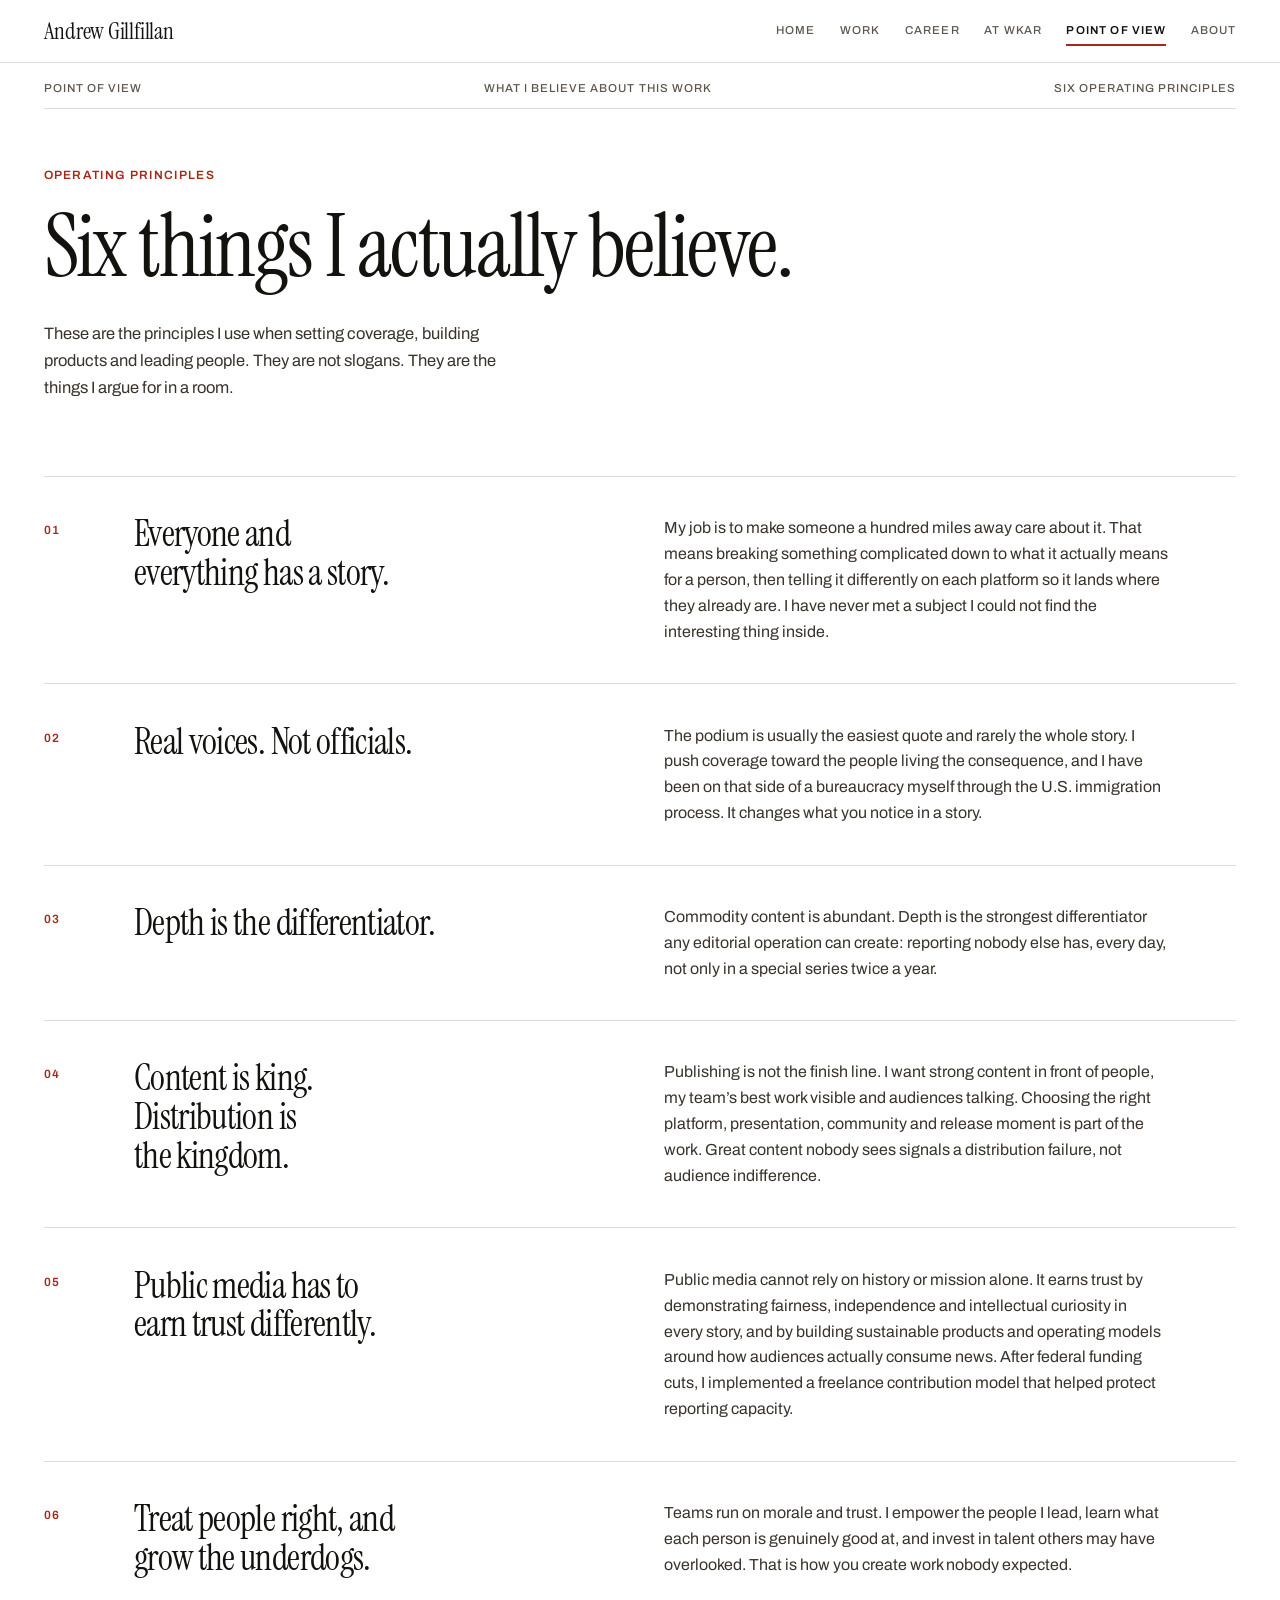
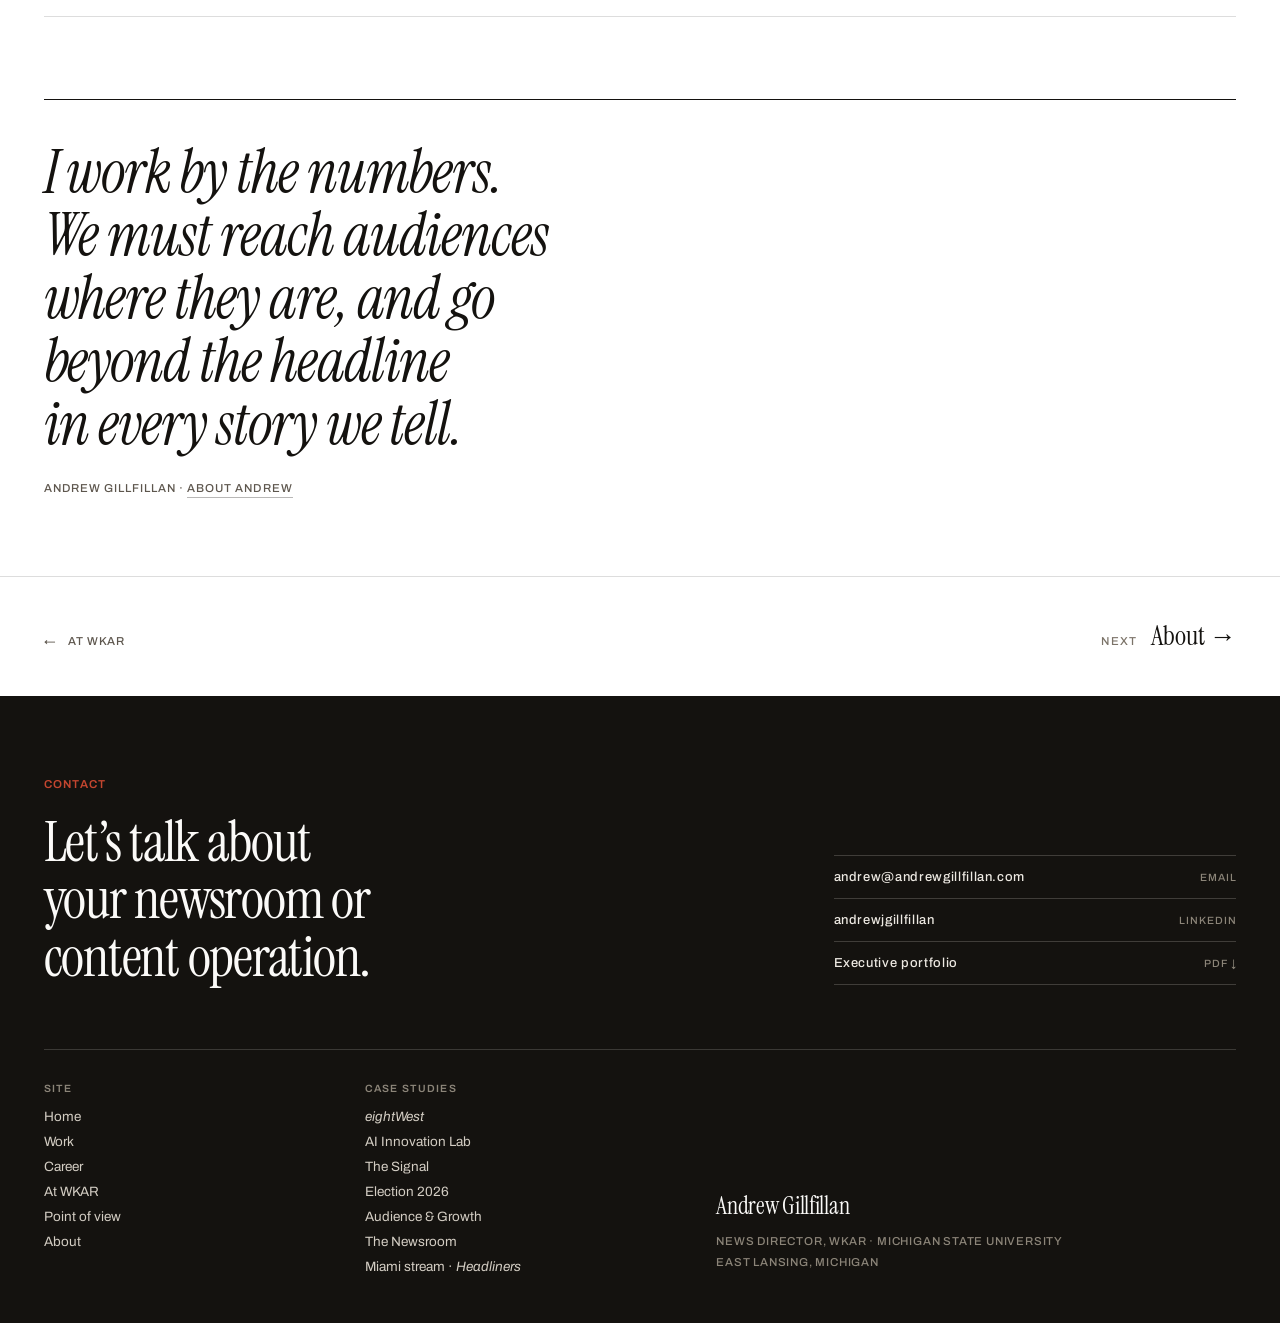
<file: point-of-view.html>
<!DOCTYPE html>

<html lang="en">
<head>
<meta charset="utf-8"/>
<meta content="width=device-width, initial-scale=1" name="viewport"/>
<title>Content, Audience &amp; Newsroom Leadership | Andrew Gillfillan</title>
<meta content="Andrew Gillfillan’s six principles for compelling content, audience distribution, editorial depth, trust, product building and leading people." name="description"/>
<meta content="Andrew Gillfillan" name="author"/>
<meta content="#14120F" name="theme-color"/>
<meta content="article" property="og:type"/>
<meta content="Andrew Gillfillan" property="og:site_name"/>
<meta content="Content, Audience &amp; Newsroom Leadership | Andrew Gillfillan" property="og:title"/>
<meta content="Six operating principles for compelling content, audience distribution, editorial depth, trust, product building and leading people." property="og:description"/>
<meta content="https://raw.githubusercontent.com/grahamandgoldadmin/andrewgillfillan-com/main/assets/social/andrew-gillfillan-share.jpg" property="og:image"/>
<meta content="summary_large_image" name="twitter:card"/>
<link href="favicon.svg" rel="icon" type="image/svg+xml"/>
<link href="https://fonts.googleapis.com" rel="preconnect"/>
<link crossorigin="" href="https://fonts.gstatic.com" rel="preconnect"/>
<link href="https://fonts.googleapis.com/css2?family=Instrument+Serif:ital@0;1&amp;family=Archivo:wght@400;500;600&amp;display=swap" rel="stylesheet"/>
<style>
*{box-sizing:border-box}
html,body{margin:0;padding:0}
html{scroll-behavior:smooth}
body{background:#fff;color:#14120F;font-family:Archivo,Helvetica,Arial,sans-serif;-webkit-font-smoothing:antialiased;text-rendering:optimizeLegibility}
img{display:block;max-width:100%}
a{color:inherit;text-decoration:none;transition:color .2s ease,border-color .2s ease,opacity .2s ease}
a:hover{color:#A32A19}
nav::-webkit-scrollbar{display:none}
::selection{background:#14120F;color:#fff}
a:focus-visible,button:focus-visible,[role=button]:focus-visible{outline:3px solid #A32A19;outline-offset:3px}
@media (prefers-reduced-motion: reduce){html{scroll-behavior:auto}}
</style>
<meta content="index,follow,max-image-preview:large,max-snippet:-1" name="robots"/>
<meta content="Andrew Gillfillan, Andy Gillfillan, news director, editorial leader, newsroom leadership, audience strategy, public media, WKAR, Michigan State University, editorial products, newsletters, streaming news, digital audience growth" name="keywords"/>
<link href="https://www.andrewgillfillan.com/point-of-view.html" rel="canonical"/>
<meta content="https://www.andrewgillfillan.com/point-of-view.html" property="og:url"/>
<meta content="en_US" property="og:locale"/>
<meta content="Andrew Gillfillan with breaking-news coverage from Florida, California and Miami" property="og:image:alt"/>
<meta content="Content, Audience &amp; Newsroom Leadership | Andrew Gillfillan" name="twitter:title"/>
<meta content="Six operating principles for compelling content, audience distribution, editorial depth, trust, product building and leading people." name="twitter:description"/>
<meta content="https://raw.githubusercontent.com/grahamandgoldadmin/andrewgillfillan-com/main/assets/social/andrew-gillfillan-share.jpg" name="twitter:image"/>
<link href="apple-touch-icon.png" rel="apple-touch-icon" sizes="180x180"/>
<link href="site.webmanifest" rel="manifest"/>
<link href="assets/mobile-site.css?v=7" rel="stylesheet"/>
<meta content="Andrew Gillfillan with breaking-news coverage from Florida, California and Miami" name="twitter:image:alt"/><meta content="https://raw.githubusercontent.com/grahamandgoldadmin/andrewgillfillan-com/main/assets/social/andrew-gillfillan-share.jpg" property="og:image:secure_url"/><meta content="1200" property="og:image:width"/><meta content="630" property="og:image:height"/><meta content="image/jpeg" property="og:image:type"/><style id="ag-production-styles">.ag-skip-link:focus{left:clamp(18px,3.4vw,64px)!important;top:11px!important}
@media(max-width:700px){[data-section-nav]{display:none!important}}
@media(max-width:700px){.ag-primary-nav-shell{flex-wrap:wrap!important;align-items:flex-end!important;gap:3px!important;padding-top:12px!important;min-height:0!important}.ag-primary-nav-shell>a{width:100%;font-size:20px!important}.ag-primary-nav{width:100%;justify-content:space-between!important;gap:0!important;overflow:visible!important;font-size:9px!important;letter-spacing:.055em!important}.ag-primary-nav a{padding:9px 1px 10px!important}.ag-primary-nav-shell::after{display:none!important}.ag-page-meta,.ag-election-attributes{display:none!important}}
.ag-hover-1:hover{color:#A32A19}
.ag-hover-2:hover{color:#A32A19}
.ag-hover-3:hover{color:#A32A19}
.ag-hover-4:hover{color:#A32A19}
.ag-hover-5:hover{color:#A32A19}
.ag-hover-6:hover{color:#A32A19}
.ag-hover-7:hover{color:#A32A19; border-bottom-color:#A32A19}
.ag-hover-8:hover{color:#A32A19}
.ag-hover-9:hover{color:#A32A19}
.ag-hover-10:hover{color:#E0785F}
.ag-hover-11:hover{color:#E0785F}
.ag-hover-12:hover{color:#E0785F}
.ag-hover-13:hover{color:#fff}
.ag-hover-14:hover{color:#fff}
.ag-hover-15:hover{color:#fff}
.ag-hover-16:hover{color:#fff}
.ag-hover-17:hover{color:#fff}
.ag-hover-18:hover{color:#fff}
.ag-hover-19:hover{color:#fff}
.ag-hover-20:hover{color:#fff}
.ag-hover-21:hover{color:#fff}
.ag-hover-22:hover{color:#fff}
.ag-hover-23:hover{color:#fff}
.ag-hover-24:hover{color:#fff}
.ag-after-1::after{content:''; position:absolute; right:0; top:1px; bottom:1px; width:clamp(0px,4vw,34px); pointer-events:none; background:linear-gradient(to right, rgba(255,255,255,0), rgba(255,255,255,.96))}</style></head>
<body class="ag-page-pov">
<header style="position:sticky; top:0; z-index:800; background:rgba(255,255,255,.94); backdrop-filter:saturate(140%) blur(8px); -webkit-backdrop-filter:saturate(140%) blur(8px); border-bottom:1px solid rgba(20,18,15,.14);">
<a class="ag-skip-link" href="#main" style="position:absolute; left:-9999px; top:0; background:#14120F; color:#fff; padding:10px 16px; font-size:12px; letter-spacing:.08em; text-transform:uppercase;">Skip to content</a>
<div class="ag-primary-nav-shell ag-after-1" style="position:relative; max-width:1600px; margin:0 auto; padding:0 clamp(18px,3.4vw,64px); display:flex; align-items:center; justify-content:space-between; gap:clamp(12px,2vw,24px); min-height:62px;">
<a href="index.html" style="font-family:'Instrument Serif',Georgia,serif; font-size:clamp(17px,4.3vw,23px); letter-spacing:-.01em; line-height:1; white-space:nowrap; flex:0 0 auto;">Andrew Gillfillan</a>
<nav aria-label="Primary" class="ag-primary-nav" style="display:flex; align-items:center; gap:clamp(11px,1.9vw,30px); overflow-x:auto; -ms-overflow-style:none; scrollbar-width:none; font-size:11.5px; font-weight:500; letter-spacing:.1em; text-transform:uppercase;">
<a class="ag-hover-1" href="index.html" style="white-space:nowrap; padding:8px 0; border-bottom:2px solid transparent; color:#5D564D;">Home</a>
<a class="ag-hover-2" href="work.html" style="white-space:nowrap; padding:8px 0; border-bottom:2px solid transparent; color:#5D564D;">Work</a>
<a class="ag-hover-4" href="career.html" style="white-space:nowrap; padding:8px 0; border-bottom:2px solid transparent; color:#5D564D;">Career</a>
<a class="ag-hover-3" href="at-wkar.html" style="white-space:nowrap; padding:8px 0; border-bottom:2px solid transparent; color:#5D564D;">At WKAR</a>

<a aria-current="page" class="ag-hover-5" href="point-of-view.html" style="white-space:nowrap; padding:8px 0; border-bottom:2px solid #A32A19; color:#14120F; font-weight:600;">Point of view</a>
<a class="ag-hover-6" href="about.html" style="white-space:nowrap; padding:8px 0; border-bottom:2px solid transparent; color:#5D564D;">About</a>
</nav>
</div>
</header>
<main id="main">
<section style="max-width:1600px; margin:0 auto; padding:clamp(13px,1.5vw,20px) clamp(18px,3.4vw,64px) 0;">
<div class="ag-page-meta" style="display:flex; flex-wrap:wrap; justify-content:space-between; gap:10px 28px; padding-bottom:14px; border-bottom:1px solid rgba(20,18,15,.14); font-size:11.5px; font-weight:500; letter-spacing:.09em; text-transform:uppercase; color:#5D564D;">
<span>Point of view</span><span>What I believe about this work</span><span>Six operating principles</span>
</div>
<div style="display:flex; flex-wrap:wrap; gap:clamp(30px,4.4vw,80px); padding:clamp(34px,4.6vw,76px) 0 clamp(28px,3.4vw,44px);">
<div style="flex:3 1 480px; min-width:0;">
<p style="margin:0; font-size:12px; font-weight:600; letter-spacing:.11em; text-transform:uppercase; color:#A32A19;">Operating principles</p>
<h1 style="margin:clamp(16px,1.9vw,28px) 0 0; font-family:'Instrument Serif',Georgia,serif; font-weight:400; font-size:clamp(48px,6.8vw,112px); line-height:.94; letter-spacing:-.024em; text-wrap:balance;">Six things I actually believe.</h1>
<p style="margin:clamp(22px,2.6vw,36px) 0 0; max-width:54ch; font-size:clamp(16.5px,1.12vw,19.5px); line-height:1.62; color:#39332C; text-wrap:pretty;">These are the principles I use when setting coverage, building products and leading people. They are not slogans. They are the things I argue for in a room.</p>
</div>
</div>
</section>
<section style="max-width:1600px; margin:0 auto; padding:clamp(20px,2.4vw,34px) clamp(18px,3.4vw,64px) 0;">
<p class="ag-mobile-only ag-pov-mobile-guide">Six operating principles · swipe to read →</p>
<div data-reveal="" style="display:flex; flex-wrap:wrap; gap:clamp(20px,3vw,56px); padding:clamp(26px,3vw,44px) 0; border-top:1px solid rgba(20,18,15,.14);">
<div style="flex:0 0 auto; width:52px; font-size:12px; font-weight:600; letter-spacing:.09em; color:#A32A19; padding-top:8px;">01</div>
<div style="flex:1 1 260px; min-width:0;">
<h2 style="margin:0; font-family:'Instrument Serif',Georgia,serif; font-weight:400; font-size:clamp(26px,2.8vw,42px); line-height:1.08; letter-spacing:-.018em; max-width:18ch; text-wrap:balance;">Everyone and everything has a story.</h2>
</div>
<div style="flex:1 1 340px; min-width:0;">
<p style="margin:0; max-width:56ch; font-size:16px; line-height:1.62; color:#39332C; text-wrap:pretty;">My job is to make someone a hundred miles away care about it. That means breaking something complicated down to what it actually means for a person, then telling it differently on each platform so it lands where they already are. I have never met a subject I could not find the interesting thing inside.</p>
</div>
</div>
<div data-reveal="" style="display:flex; flex-wrap:wrap; gap:clamp(20px,3vw,56px); padding:clamp(26px,3vw,44px) 0; border-top:1px solid rgba(20,18,15,.14);">
<div style="flex:0 0 auto; width:52px; font-size:12px; font-weight:600; letter-spacing:.09em; color:#A32A19; padding-top:8px;">02</div>
<div style="flex:1 1 260px; min-width:0;">
<h2 style="margin:0; font-family:'Instrument Serif',Georgia,serif; font-weight:400; font-size:clamp(26px,2.8vw,42px); line-height:1.08; letter-spacing:-.018em; max-width:18ch; text-wrap:balance;">Real voices. Not officials.</h2>
</div>
<div style="flex:1 1 340px; min-width:0;">
<p style="margin:0; max-width:56ch; font-size:16px; line-height:1.62; color:#39332C; text-wrap:pretty;">The podium is usually the easiest quote and rarely the whole story. I push coverage toward the people living the consequence, and I have been on that side of a bureaucracy myself through the U.S. immigration process. It changes what you notice in a story.</p>
</div>
</div>
<div data-reveal="" style="display:flex; flex-wrap:wrap; gap:clamp(20px,3vw,56px); padding:clamp(26px,3vw,44px) 0; border-top:1px solid rgba(20,18,15,.14);">
<div style="flex:0 0 auto; width:52px; font-size:12px; font-weight:600; letter-spacing:.09em; color:#A32A19; padding-top:8px;">03</div>
<div style="flex:1 1 260px; min-width:0;">
<h2 style="margin:0; font-family:'Instrument Serif',Georgia,serif; font-weight:400; font-size:clamp(26px,2.8vw,42px); line-height:1.08; letter-spacing:-.018em; max-width:18ch; text-wrap:balance;">Depth is the differentiator.</h2>
</div>
<div style="flex:1 1 340px; min-width:0;">
<p style="margin:0; max-width:56ch; font-size:16px; line-height:1.62; color:#39332C; text-wrap:pretty;">Commodity content is abundant. Depth is the strongest differentiator any editorial operation can create: reporting nobody else has, every day, not only in a special series twice a year.</p>
</div>
</div>
<div data-reveal="" style="display:flex; flex-wrap:wrap; gap:clamp(20px,3vw,56px); padding:clamp(26px,3vw,44px) 0; border-top:1px solid rgba(20,18,15,.14);">
<div style="flex:0 0 auto; width:52px; font-size:12px; font-weight:600; letter-spacing:.09em; color:#A32A19; padding-top:8px;">04</div>
<div style="flex:1 1 260px; min-width:0;">
<h2 style="margin:0; font-family:'Instrument Serif',Georgia,serif; font-weight:400; font-size:clamp(26px,2.8vw,42px); line-height:1.08; letter-spacing:-.018em; max-width:18ch; text-wrap:balance;">Content is king. Distribution is the kingdom.</h2>
</div>
<div style="flex:1 1 340px; min-width:0;">
<p style="margin:0; max-width:56ch; font-size:16px; line-height:1.62; color:#39332C; text-wrap:pretty;">Publishing is not the finish line. I want strong content in front of people, my team’s best work visible and audiences talking. Choosing the right platform, presentation, community and release moment is part of the work. Great content nobody sees signals a distribution failure, not audience indifference.</p>
</div>
</div>
<div data-reveal="" style="display:flex; flex-wrap:wrap; gap:clamp(20px,3vw,56px); padding:clamp(26px,3vw,44px) 0; border-top:1px solid rgba(20,18,15,.14);">
<div style="flex:0 0 auto; width:52px; font-size:12px; font-weight:600; letter-spacing:.09em; color:#A32A19; padding-top:8px;">05</div>
<div style="flex:1 1 260px; min-width:0;">
<h2 style="margin:0; font-family:'Instrument Serif',Georgia,serif; font-weight:400; font-size:clamp(26px,2.8vw,42px); line-height:1.08; letter-spacing:-.018em; max-width:18ch; text-wrap:balance;">Public media has to earn trust differently.</h2>
</div>
<div style="flex:1 1 340px; min-width:0;">
<p style="margin:0; max-width:56ch; font-size:16px; line-height:1.62; color:#39332C; text-wrap:pretty;">Public media cannot rely on history or mission alone. It earns trust by demonstrating fairness, independence and intellectual curiosity in every story, and by building sustainable products and operating models around how audiences actually consume news. After federal funding cuts, I implemented a freelance contribution model that helped protect reporting capacity.</p>
</div>
</div>
<div data-reveal="" style="display:flex; flex-wrap:wrap; gap:clamp(20px,3vw,56px); padding:clamp(26px,3vw,44px) 0; border-top:1px solid rgba(20,18,15,.14);">
<div style="flex:0 0 auto; width:52px; font-size:12px; font-weight:600; letter-spacing:.09em; color:#A32A19; padding-top:8px;">06</div>
<div style="flex:1 1 260px; min-width:0;">
<h2 style="margin:0; font-family:'Instrument Serif',Georgia,serif; font-weight:400; font-size:clamp(26px,2.8vw,42px); line-height:1.08; letter-spacing:-.018em; max-width:18ch; text-wrap:balance;">Treat people right, and grow the underdogs.</h2>
</div>
<div style="flex:1 1 340px; min-width:0;">
<p style="margin:0; max-width:56ch; font-size:16px; line-height:1.62; color:#39332C; text-wrap:pretty;">Teams run on morale and trust. I empower the people I lead, learn what each person is genuinely good at, and invest in talent others may have overlooked. That is how you create work nobody expected.</p>
</div>
</div>
<div style="border-top:1px solid rgba(20,18,15,.14);"></div>
</section>
<section style="max-width:1600px; margin:0 auto; padding:clamp(52px,6.4vw,104px) clamp(18px,3.4vw,64px) clamp(52px,6.4vw,100px);">
<blockquote data-reveal="" style="margin:0; border-top:1px solid #14120F; padding-top:clamp(28px,3.2vw,48px);">
<p style="margin:0; font-family:'Instrument Serif',Georgia,serif; font-style:italic; font-size:clamp(32px,4.6vw,74px); line-height:1.07; letter-spacing:-.018em; max-width:20ch; text-wrap:balance;">I work by the numbers. We must reach audiences where they are, and go beyond the headline in every story we tell.</p>
<footer style="margin-top:26px; font-size:11.5px; font-weight:500; letter-spacing:.09em; text-transform:uppercase; color:#5D564D;">Andrew Gillfillan · <a class="ag-hover-7" href="about.html" style="border-bottom:1px solid rgba(20,18,15,.3); padding-bottom:3px;">About Andrew</a></footer>
</blockquote>
</section>
</main>
<div>
<div style="max-width:1600px; margin:0 auto; padding:clamp(30px,3.6vw,52px) clamp(18px,3.4vw,64px); border-top:1px solid rgba(20,18,15,.14); display:flex; flex-wrap:wrap; align-items:baseline; justify-content:space-between; gap:18px 32px;">
<a class="ag-hover-8" href="at-wkar.html" style="display:flex; align-items:baseline; gap:11px; font-size:11.5px; font-weight:500; letter-spacing:.09em; text-transform:uppercase; color:#5D564D;"><span aria-hidden="true">←</span>At WKAR</a>
<a class="ag-hover-9" href="about.html" style="display:flex; align-items:baseline; gap:14px; text-align:right;">
<span style="font-size:11.5px; font-weight:500; letter-spacing:.09em; text-transform:uppercase; color:#7B7368;">Next</span>
<span style="font-family:'Instrument Serif',Georgia,serif; font-size:clamp(22px,2.1vw,30px); line-height:1;">About →</span>
</a>
</div>
<footer style="background:#14120F; color:#EDE9E2;">
<div style="max-width:1600px; margin:0 auto; padding:clamp(52px,6.4vw,104px) clamp(18px,3.4vw,64px) clamp(34px,3.8vw,56px);">
<div style="display:flex; flex-wrap:wrap; gap:clamp(32px,5vw,88px); align-items:flex-end;">
<div style="flex:2 1 440px; min-width:0;">
<p style="margin:0; font-size:11.5px; font-weight:600; letter-spacing:.11em; text-transform:uppercase; color:#C4462F;">Contact</p>
<p style="margin:clamp(16px,1.8vw,26px) 0 0; font-family:'Instrument Serif',Georgia,serif; font-size:clamp(34px,4.4vw,68px); line-height:1.02; letter-spacing:-.022em; max-width:17ch; text-wrap:balance; color:#FBFAF8;">Let’s talk about your newsroom or content operation.</p>
</div>
<div style="flex:1 1 260px; min-width:0; display:flex; flex-direction:column; gap:0; font-size:13px; font-weight:500; letter-spacing:.05em;">
<a class="ag-hover-10" href="mailto:andrew@andrewgillfillan.com" style="padding:14px 0; border-top:1px solid rgba(237,233,226,.2); display:flex; justify-content:space-between; align-items:baseline; gap:16px;"><span>andrew@andrewgillfillan.com</span><span style="font-size:10.5px; letter-spacing:.09em; text-transform:uppercase; color:#8C8579;">Email</span></a>
<a class="ag-hover-11" href="https://www.linkedin.com/in/andrewjgillfillan" style="padding:14px 0; border-top:1px solid rgba(237,233,226,.2); display:flex; justify-content:space-between; align-items:baseline; gap:16px;"><span>andrewjgillfillan</span><span style="font-size:10.5px; letter-spacing:.09em; text-transform:uppercase; color:#8C8579;">LinkedIn</span></a>
<a aria-label="Executive portfolio PDF ↓ (opens in a new tab)" class="ag-hover-12" href="assets/docs/Andrew_Gillfillan_Executive_Portfolio.pdf" rel="noopener noreferrer" style="padding:14px 0; border-top:1px solid rgba(237,233,226,.2); border-bottom:1px solid rgba(237,233,226,.2); display:flex; justify-content:space-between; align-items:baseline; gap:16px;" target="_blank"><span>Executive portfolio</span><span style="font-size:10.5px; letter-spacing:.09em; text-transform:uppercase; color:#8C8579;">PDF ↓</span></a>
</div>
</div>
<div style="display:flex; flex-wrap:wrap; gap:clamp(28px,4vw,72px); margin-top:clamp(44px,5vw,84px); padding-top:clamp(24px,2.6vw,36px); border-top:1px solid rgba(237,233,226,.18);">
<div style="flex:1 1 160px;">
<p style="margin:0 0 15px; font-size:10.5px; font-weight:600; letter-spacing:.11em; text-transform:uppercase; color:#8C8579;">Site</p>
<div style="display:flex; flex-direction:column; gap:10px; font-size:13.5px; color:#D3CDC3;">
<a class="ag-hover-13" href="index.html">Home</a>
<a class="ag-hover-14" href="work.html">Work</a>
<a class="ag-hover-16" href="career.html">Career</a>
<a class="ag-hover-15" href="at-wkar.html">At WKAR</a>

<a class="ag-hover-17" href="point-of-view.html">Point of view</a>
<a class="ag-hover-18" href="about.html">About</a>
</div>
</div>
<div style="flex:1 1 190px;">
<p style="margin:0 0 15px; font-size:10.5px; font-weight:600; letter-spacing:.11em; text-transform:uppercase; color:#8C8579;">Case studies</p>
<div style="display:flex; flex-direction:column; gap:10px; font-size:13.5px; color:#D3CDC3;">
<a href="data-ai-systems.html">AI Innovation Lab</a>
<a class="ag-hover-19" href="the-signal.html">The Signal</a>
<a class="ag-hover-20" href="election-2026.html">Election 2026</a>
<a class="ag-hover-21" href="audience-growth.html">Audience &amp; Growth</a>
<a class="ag-hover-22" href="newsroom.html">The Newsroom</a>
<a class="ag-hover-23" href="miami-stream.html">Miami stream · <em>Headliners</em></a>
<a class="ag-hover-24" href="eightwest.html"><em>eightWest</em></a>
</div>
</div>
<div style="flex:2 1 300px; display:flex; flex-direction:column; justify-content:flex-end;">
<p style="margin:0; font-family:'Instrument Serif',Georgia,serif; font-size:clamp(20px,1.9vw,27px); line-height:1.25; letter-spacing:-.012em; color:#FBFAF8;">Andrew Gillfillan</p>
<p style="margin:9px 0 0; font-size:11.5px; font-weight:500; letter-spacing:.07em; text-transform:uppercase; color:#8C8579; line-height:1.9;">News Director, WKAR · Michigan State University<br/>East Lansing, Michigan</p>
</div>
</div>
</div>
</footer>
</div>
<script type="module">import { initAll } from './site-behaviors.js?v=3'; initAll();</script>
</body>
</html>
</file>
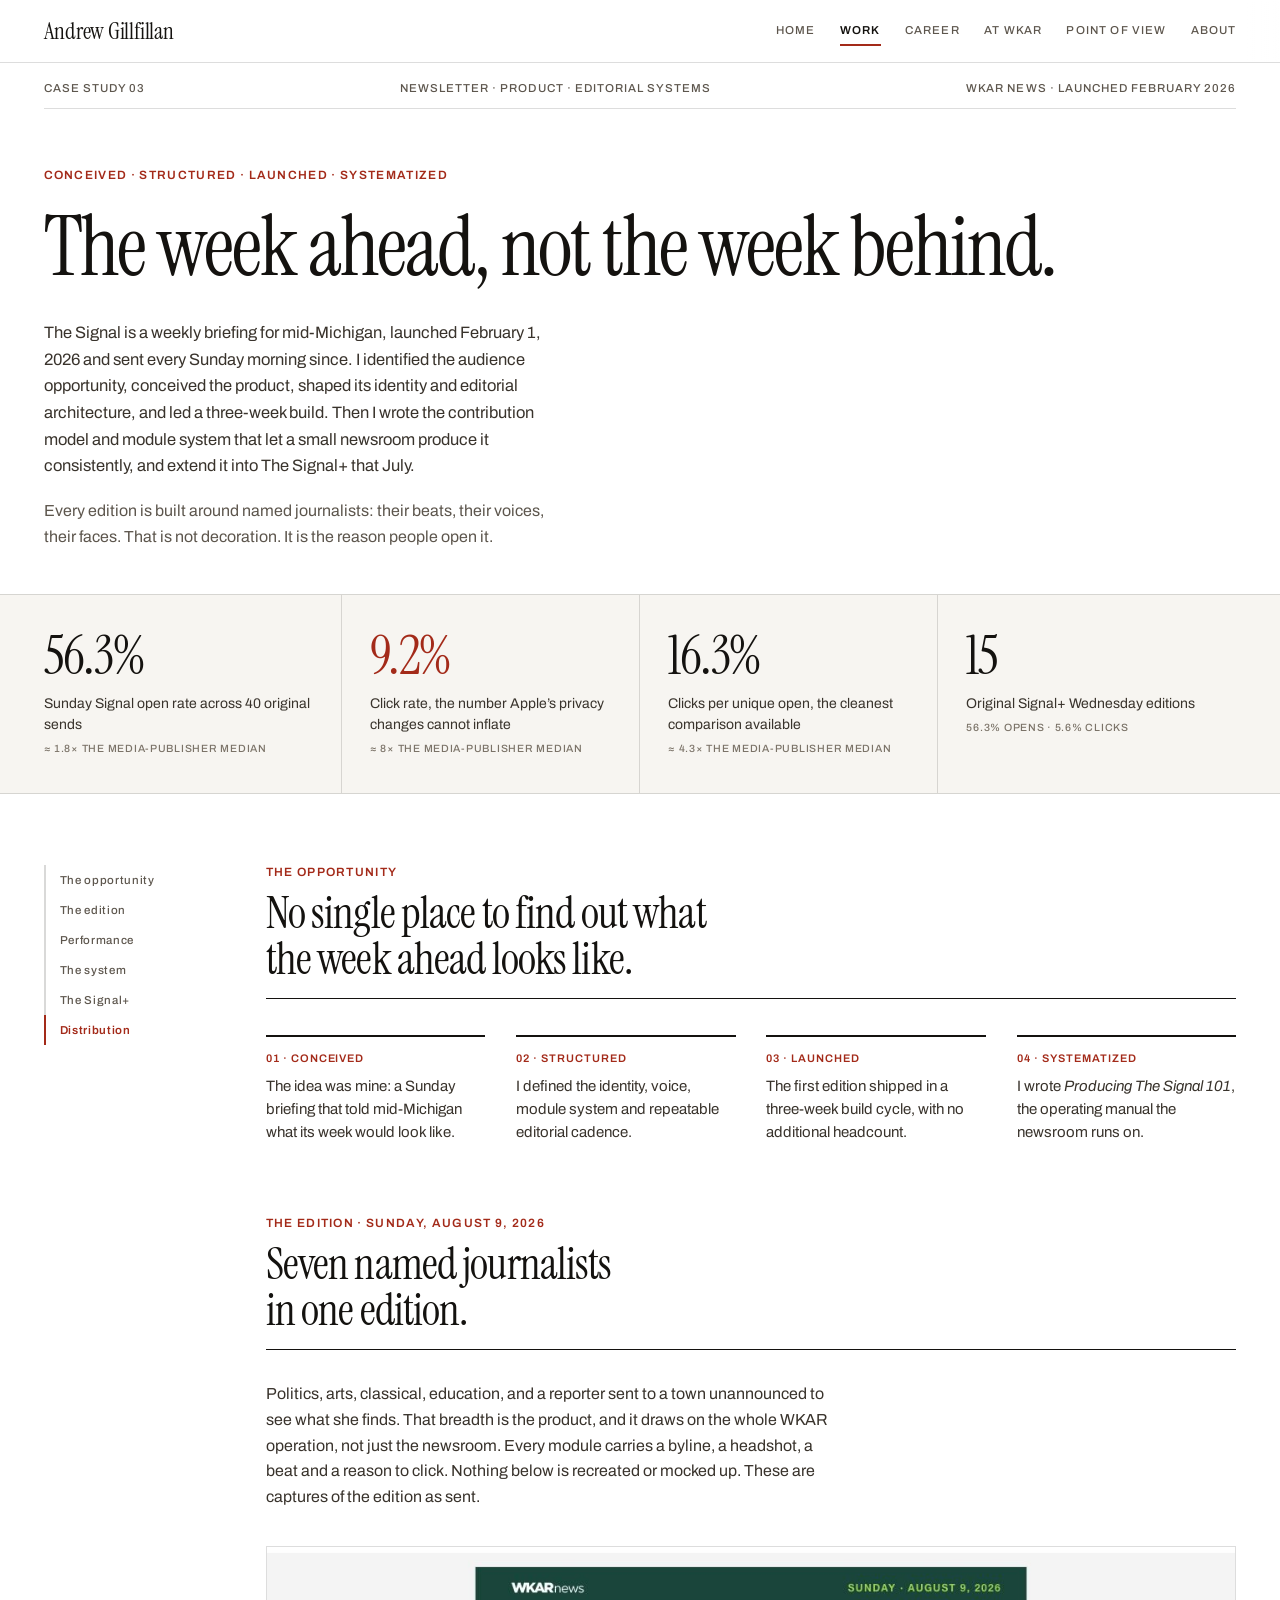
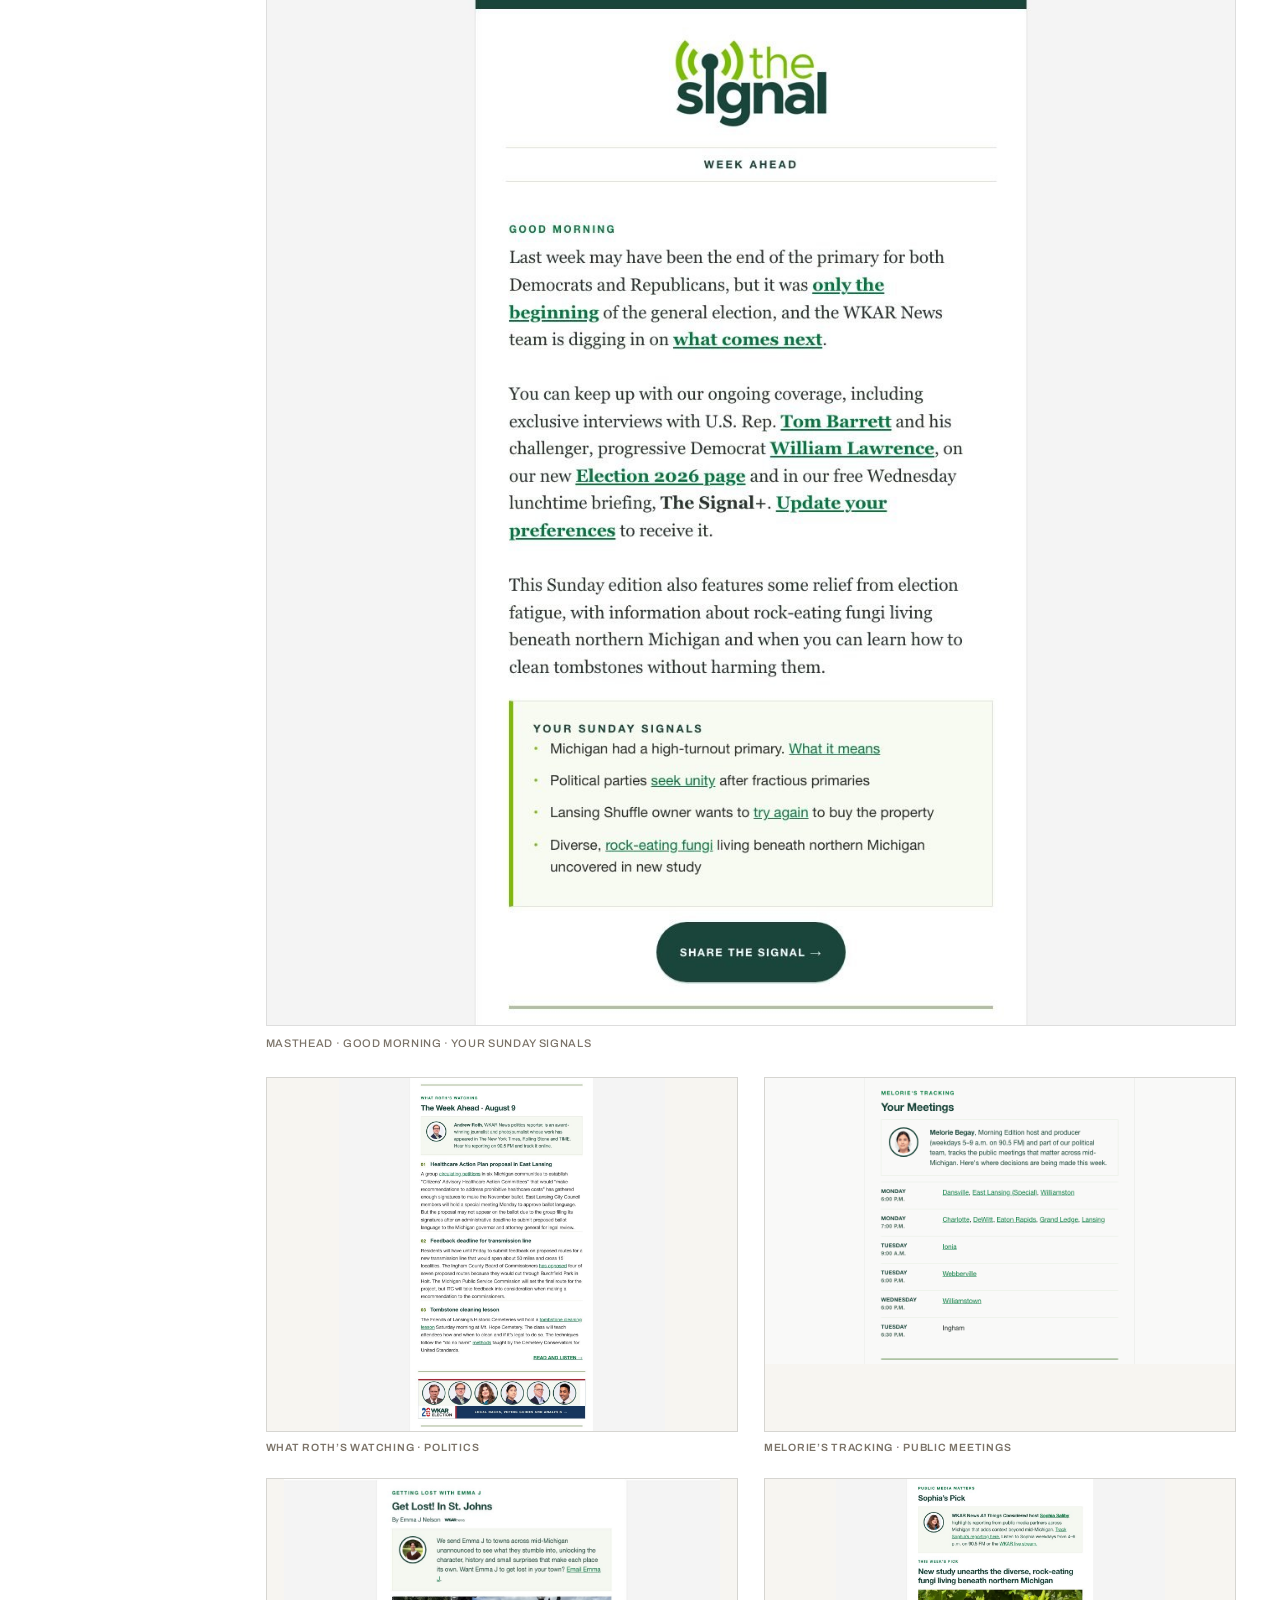
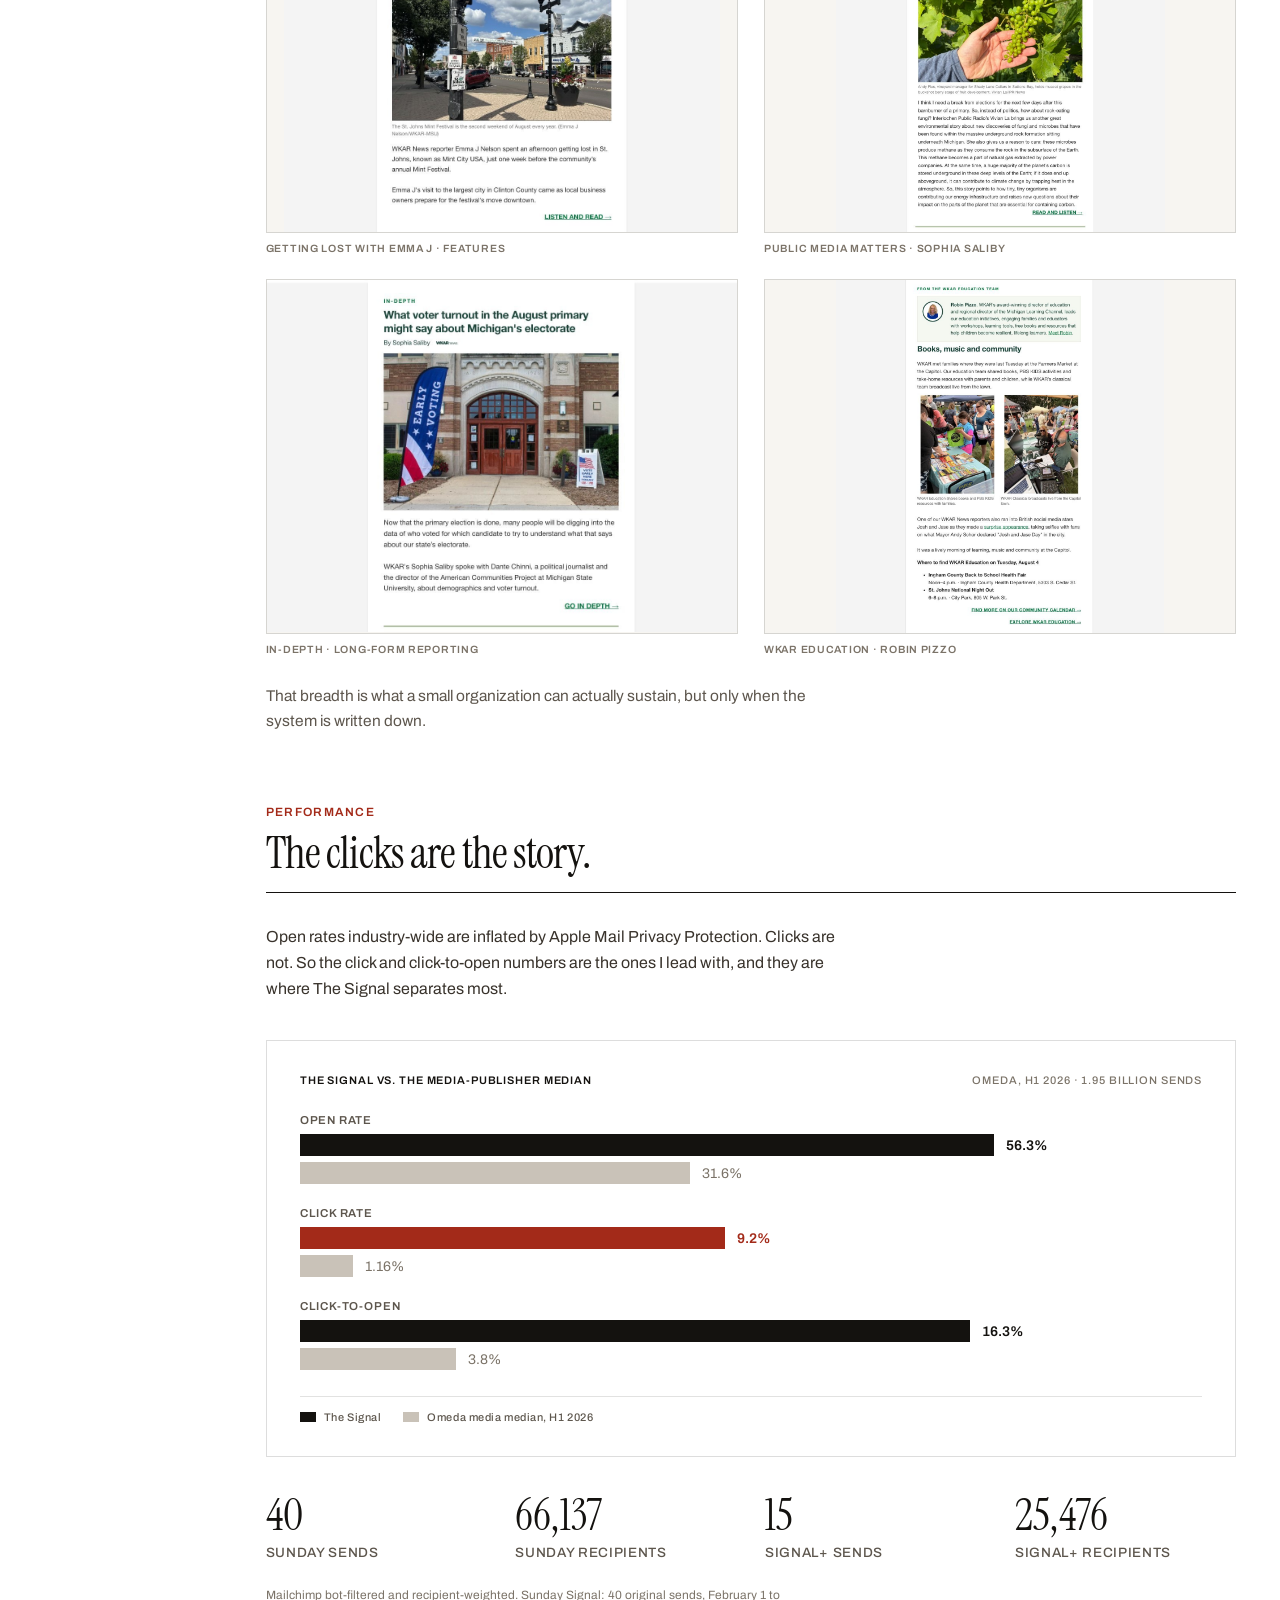
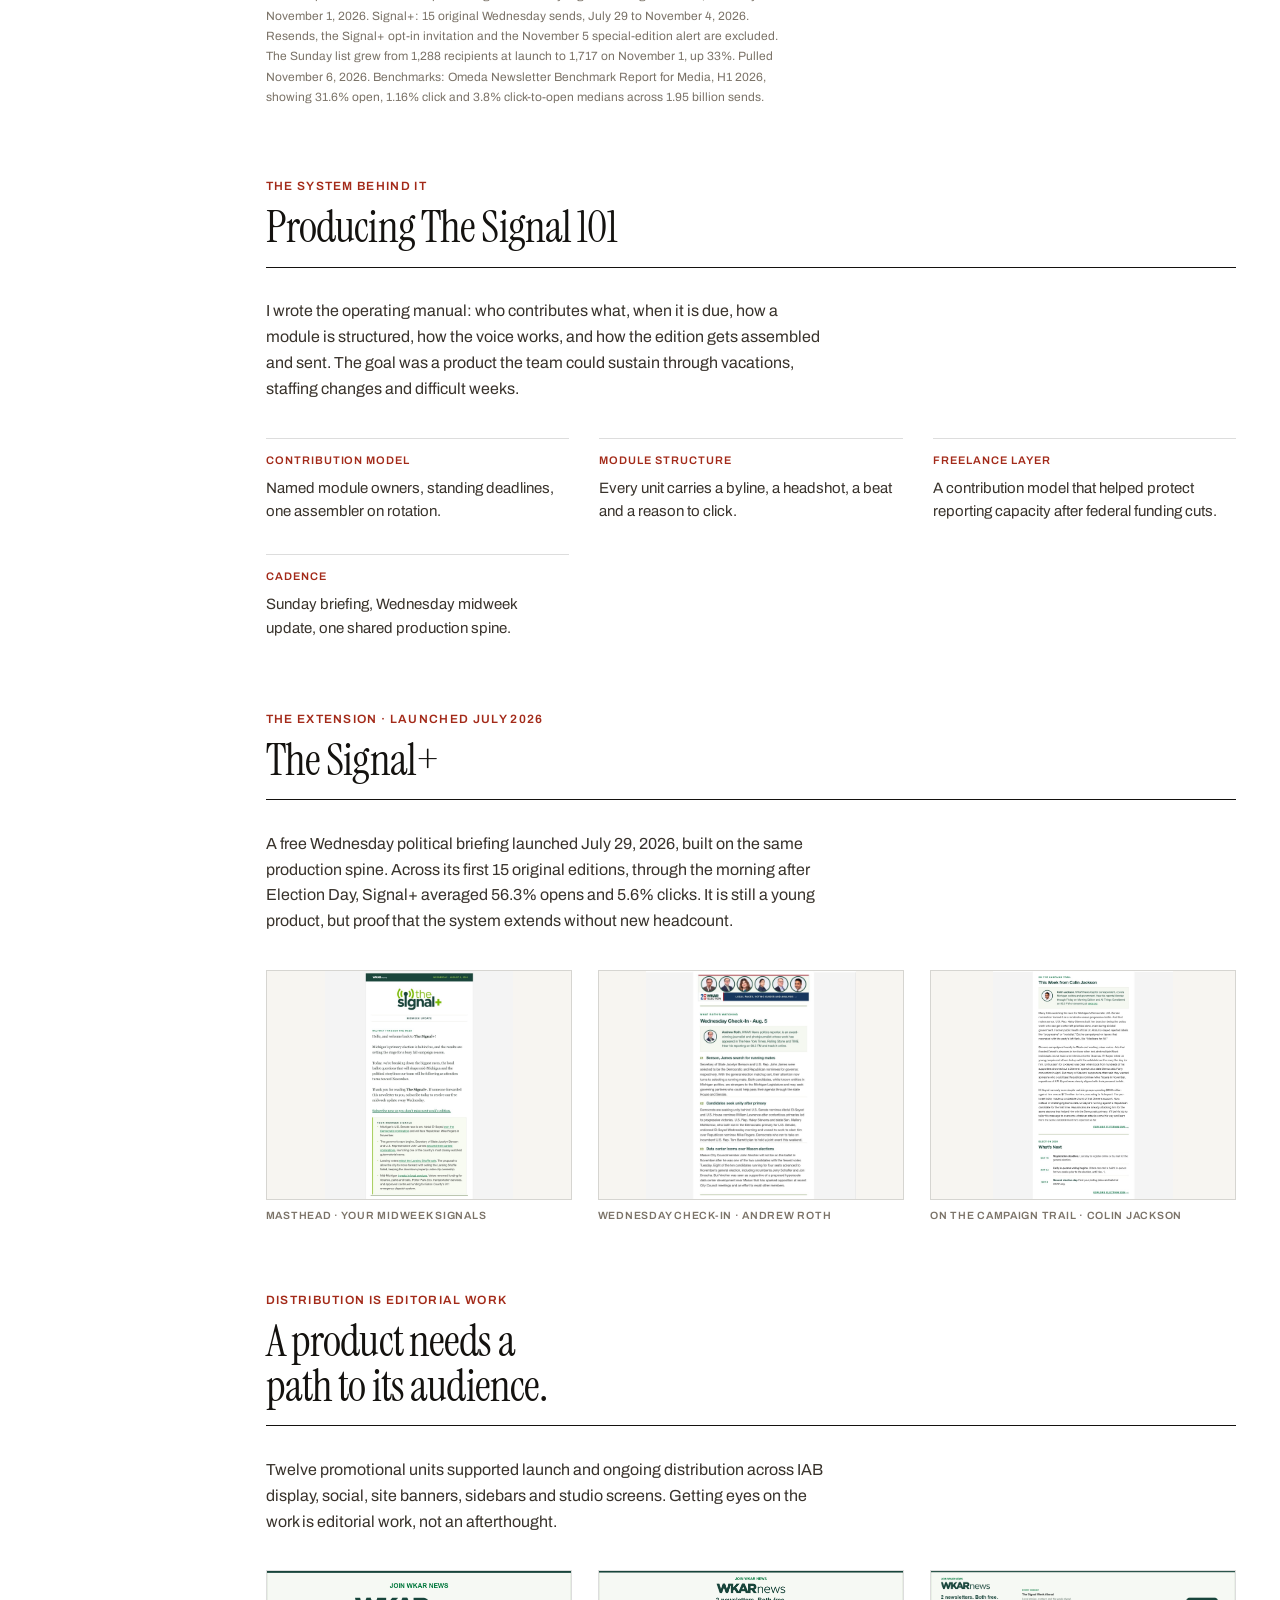
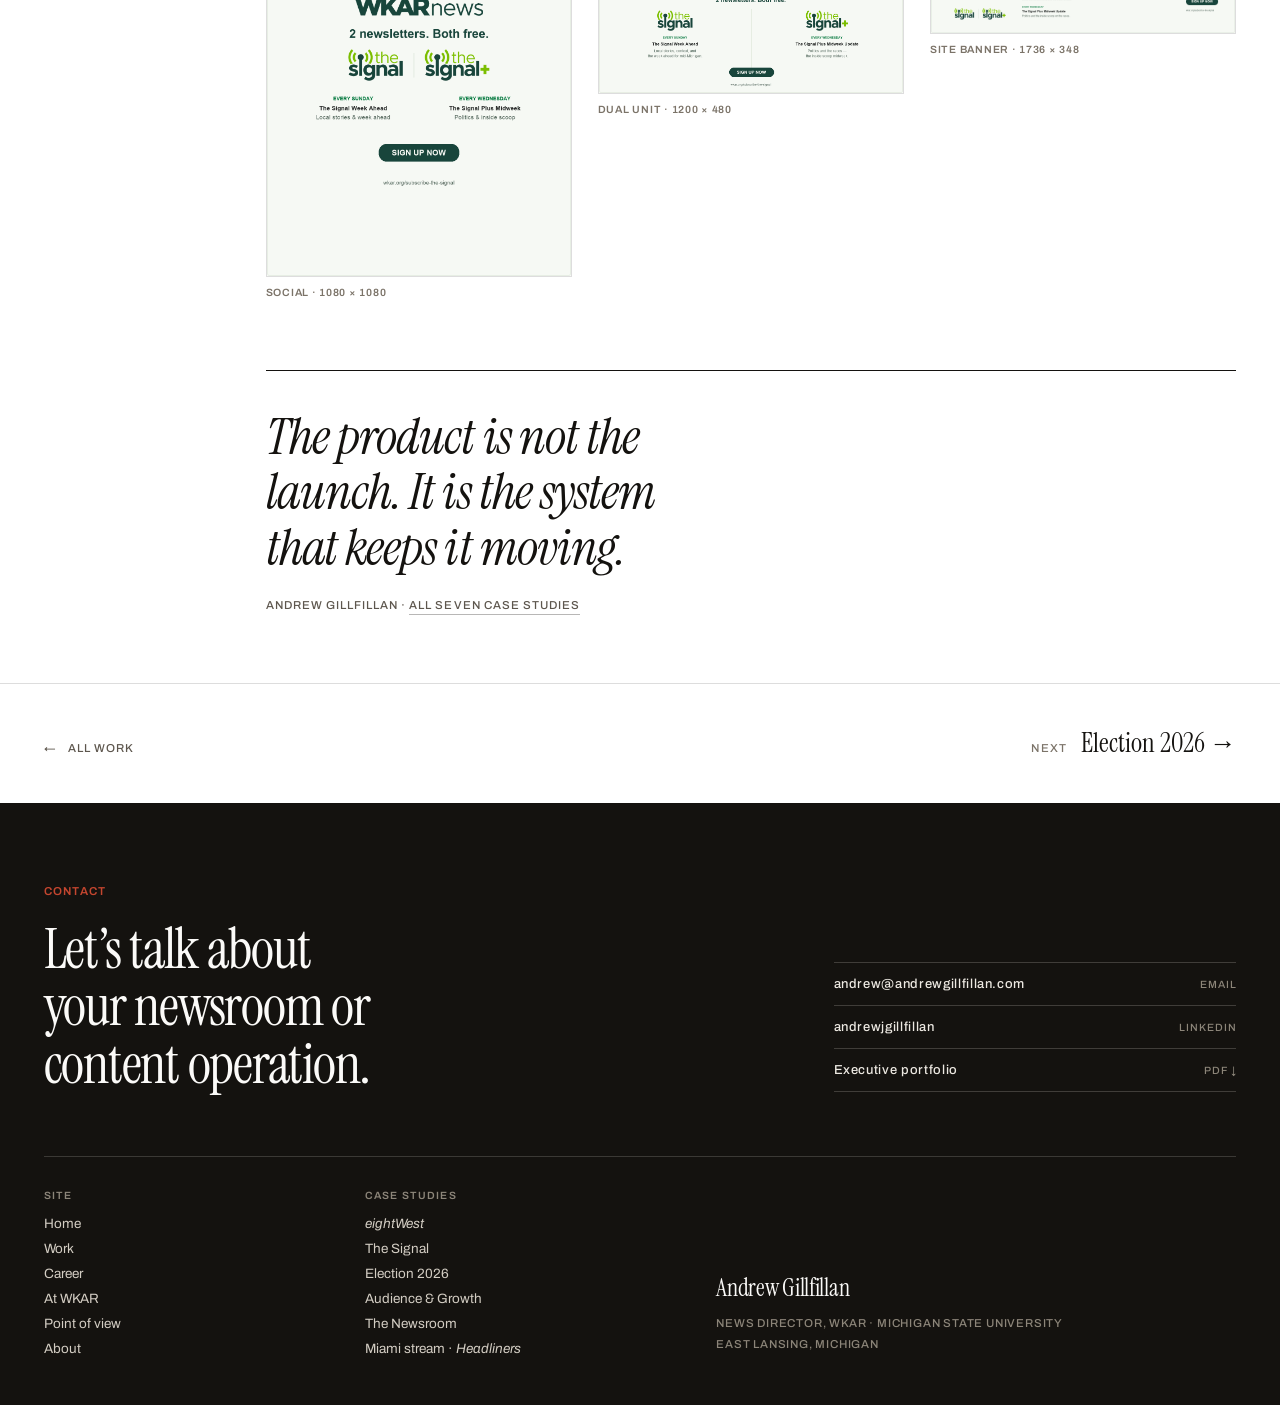
<file: the-signal.html>
<!DOCTYPE html>

<html lang="en">
<head>
<meta charset="utf-8"/>
<meta content="width=device-width, initial-scale=1" name="viewport"/>
<title>Sunday Signal Newsletter Product | Andrew Gillfillan</title>
<meta content="How Andrew Gillfillan conceived, launched and scaled The Sunday Signal and Signal+ through newsletter strategy, modular design and a sustainable newsroom workflow." name="description"/>
<meta content="Andrew Gillfillan" name="author"/>
<meta content="#14120F" name="theme-color"/>
<meta content="article" property="og:type"/>
<meta content="Andrew Gillfillan" property="og:site_name"/>
<meta content="Sunday Signal Newsletter Product | Andrew Gillfillan" property="og:title"/>
<meta content="The product is not the launch. It is the system that keeps it moving." property="og:description"/>
<meta content="https://raw.githubusercontent.com/grahamandgoldadmin/andrewgillfillan-com/main/assets/social/andrew-gillfillan-share.jpg" property="og:image"/>
<meta content="summary_large_image" name="twitter:card"/>
<link href="favicon.svg" rel="icon" type="image/svg+xml"/>
<link href="https://fonts.googleapis.com" rel="preconnect"/>
<link crossorigin="" href="https://fonts.gstatic.com" rel="preconnect"/>
<link href="https://fonts.googleapis.com/css2?family=Instrument+Serif:ital@0;1&amp;family=Archivo:wght@400;500;600&amp;display=swap" rel="stylesheet"/>
<style>
*{box-sizing:border-box}
html,body{margin:0;padding:0}
html{scroll-behavior:smooth}
body{background:#fff;color:#14120F;font-family:Archivo,Helvetica,Arial,sans-serif;-webkit-font-smoothing:antialiased;text-rendering:optimizeLegibility}
img{display:block;max-width:100%}
a{color:inherit;text-decoration:none;transition:color .2s ease,border-color .2s ease,opacity .2s ease}
a:hover{color:#A32A19}
nav::-webkit-scrollbar{display:none}
::selection{background:#14120F;color:#fff}
a:focus-visible,button:focus-visible,[role=button]:focus-visible{outline:3px solid #A32A19;outline-offset:3px}
@media (prefers-reduced-motion: reduce){html{scroll-behavior:auto}}
</style>
<meta content="index,follow,max-image-preview:large,max-snippet:-1" name="robots"/>
<meta content="Andrew Gillfillan, Andy Gillfillan, news director, editorial leader, newsroom leadership, audience strategy, public media, WKAR, Michigan State University, editorial products, newsletters, streaming news, digital audience growth" name="keywords"/>
<link href="https://www.andrewgillfillan.com/the-signal.html" rel="canonical"/>
<meta content="https://www.andrewgillfillan.com/the-signal.html" property="og:url"/>
<meta content="en_US" property="og:locale"/>
<meta content="Andrew Gillfillan with breaking-news coverage from Florida, California and Miami" property="og:image:alt"/>
<meta content="Sunday Signal Newsletter Product | Andrew Gillfillan" name="twitter:title"/>
<meta content="A weekly news briefing for mid-Michigan: identified the opportunity, conceived the product, led a three-week build, then wrote the system that lets a small newsroom sustain it." name="twitter:description"/>
<meta content="https://raw.githubusercontent.com/grahamandgoldadmin/andrewgillfillan-com/main/assets/social/andrew-gillfillan-share.jpg" name="twitter:image"/>
<link href="apple-touch-icon.png" rel="apple-touch-icon" sizes="180x180"/>
<link href="site.webmanifest" rel="manifest"/>
<link href="assets/mobile-site.css?v=7" rel="stylesheet"/>
<meta content="Andrew Gillfillan with breaking-news coverage from Florida, California and Miami" name="twitter:image:alt"/><meta content="https://raw.githubusercontent.com/grahamandgoldadmin/andrewgillfillan-com/main/assets/social/andrew-gillfillan-share.jpg" property="og:image:secure_url"/><meta content="1200" property="og:image:width"/><meta content="630" property="og:image:height"/><meta content="image/jpeg" property="og:image:type"/><style id="ag-production-styles">.ag-skip-link:focus{left:clamp(18px,3.4vw,64px)!important;top:11px!important}
@media(max-width:700px){[data-section-nav]{display:none!important}}
@media(max-width:700px){.ag-primary-nav-shell{flex-wrap:wrap!important;align-items:flex-end!important;gap:3px!important;padding-top:12px!important;min-height:0!important}.ag-primary-nav-shell>a{width:100%;font-size:20px!important}.ag-primary-nav{width:100%;justify-content:space-between!important;gap:0!important;overflow:visible!important;font-size:9px!important;letter-spacing:.055em!important}.ag-primary-nav a{padding:9px 1px 10px!important}.ag-primary-nav-shell::after{display:none!important}.ag-page-meta,.ag-election-attributes{display:none!important}}
.ag-hover-1:hover{color:#A32A19}
.ag-hover-2:hover{color:#A32A19}
.ag-hover-3:hover{color:#A32A19}
.ag-hover-4:hover{color:#A32A19}
.ag-hover-5:hover{color:#A32A19}
.ag-hover-6:hover{color:#A32A19}
.ag-hover-7:hover{color:#A32A19}
.ag-hover-8:hover{color:#A32A19}
.ag-hover-9:hover{color:#A32A19}
.ag-hover-10:hover{color:#A32A19}
.ag-hover-11:hover{color:#A32A19}
.ag-hover-12:hover{color:#A32A19}
.ag-hover-13:hover{color:#A32A19; border-bottom-color:#A32A19}
.ag-hover-14:hover{color:#A32A19}
.ag-hover-15:hover{color:#A32A19}
.ag-hover-16:hover{color:#E0785F}
.ag-hover-17:hover{color:#E0785F}
.ag-hover-18:hover{color:#E0785F}
.ag-hover-19:hover{color:#fff}
.ag-hover-20:hover{color:#fff}
.ag-hover-21:hover{color:#fff}
.ag-hover-22:hover{color:#fff}
.ag-hover-23:hover{color:#fff}
.ag-hover-24:hover{color:#fff}
.ag-hover-25:hover{color:#fff}
.ag-hover-26:hover{color:#fff}
.ag-hover-27:hover{color:#fff}
.ag-hover-28:hover{color:#fff}
.ag-hover-29:hover{color:#fff}
.ag-hover-30:hover{color:#fff}
.ag-after-1::after{content:''; position:absolute; right:0; top:1px; bottom:1px; width:clamp(0px,4vw,34px); pointer-events:none; background:linear-gradient(to right, rgba(255,255,255,0), rgba(255,255,255,.96))}</style>
<style id="ag-signal-image-fixes">
.ag-signal-edition-gallery img,.ag-signal-plus-gallery img{object-fit:contain!important;object-position:center top!important;background:#F7F5F1!important}
@media(max-width:700px){
  .ag-page-signal .ag-signal-edition-gallery,.ag-page-signal .ag-signal-plus-gallery{display:grid!important;grid-template-columns:none!important;grid-auto-flow:column;grid-auto-columns:min(82vw,330px);gap:14px!important;overflow-x:auto;overscroll-behavior-inline:contain;scroll-snap-type:x mandatory;scroll-padding-inline:18px;scrollbar-width:none;margin:22px -18px 0!important;padding:0 18px 12px!important}
  .ag-page-signal .ag-signal-edition-gallery>figure,.ag-page-signal .ag-signal-edition-gallery>figure:nth-child(n+2),.ag-page-signal .ag-signal-plus-gallery>figure,.ag-page-signal .ag-signal-plus-gallery>figure:nth-child(n+2){display:block!important;scroll-snap-align:start;min-width:0}
  .ag-page-signal .ag-signal-edition-gallery img,.ag-page-signal .ag-signal-plus-gallery img{display:block!important;width:100%!important;max-height:none!important;aspect-ratio:4/3!important;object-fit:contain!important;background:#F7F5F1!important}
}
</style></head>
<body class="ag-page-signal">
<header style="position:sticky; top:0; z-index:800; background:rgba(255,255,255,.94); backdrop-filter:saturate(140%) blur(8px); -webkit-backdrop-filter:saturate(140%) blur(8px); border-bottom:1px solid rgba(20,18,15,.14);">
<a class="ag-skip-link" href="#main" style="position:absolute; left:-9999px; top:0; background:#14120F; color:#fff; padding:10px 16px; font-size:12px; letter-spacing:.08em; text-transform:uppercase;">Skip to content</a>
<div class="ag-primary-nav-shell ag-after-1" style="position:relative; max-width:1600px; margin:0 auto; padding:0 clamp(18px,3.4vw,64px); display:flex; align-items:center; justify-content:space-between; gap:clamp(12px,2vw,24px); min-height:62px;">
<a href="index.html" style="font-family:'Instrument Serif',Georgia,serif; font-size:clamp(17px,4.3vw,23px); letter-spacing:-.01em; line-height:1; white-space:nowrap; flex:0 0 auto;">Andrew Gillfillan</a>
<nav aria-label="Primary" class="ag-primary-nav" style="display:flex; align-items:center; gap:clamp(11px,1.9vw,30px); overflow-x:auto; -ms-overflow-style:none; scrollbar-width:none; font-size:11.5px; font-weight:500; letter-spacing:.1em; text-transform:uppercase;">
<a class="ag-hover-1" href="index.html" style="white-space:nowrap; padding:8px 0; border-bottom:2px solid transparent; color:#5D564D;">Home</a>
<a aria-current="true" class="ag-hover-2" href="work.html" style="white-space:nowrap; padding:8px 0; border-bottom:2px solid #A32A19; color:#14120F; font-weight:600;">Work</a>
<a class="ag-hover-4" href="career.html" style="white-space:nowrap; padding:8px 0; border-bottom:2px solid transparent; color:#5D564D;">Career</a>
<a class="ag-hover-3" href="at-wkar.html" style="white-space:nowrap; padding:8px 0; border-bottom:2px solid transparent; color:#5D564D;">At WKAR</a>

<a class="ag-hover-5" href="point-of-view.html" style="white-space:nowrap; padding:8px 0; border-bottom:2px solid transparent; color:#5D564D;">Point of view</a>
<a class="ag-hover-6" href="about.html" style="white-space:nowrap; padding:8px 0; border-bottom:2px solid transparent; color:#5D564D;">About</a>
</nav>
</div>
</header>
<main id="main">
<section style="max-width:1600px; margin:0 auto; padding:clamp(13px,1.5vw,20px) clamp(18px,3.4vw,64px) 0;">
<div class="ag-page-meta" style="display:flex; flex-wrap:wrap; justify-content:space-between; gap:10px 28px; padding-bottom:14px; border-bottom:1px solid rgba(20,18,15,.14); font-size:11.5px; font-weight:500; letter-spacing:.09em; text-transform:uppercase; color:#5D564D;">
<span>Case study 03</span><span>Newsletter · Product · Editorial systems</span><span>WKAR News · launched February 2026</span>
</div>
<div style="display:flex; flex-wrap:wrap; gap:clamp(30px,4.4vw,80px); padding:clamp(34px,4.6vw,76px) 0 clamp(28px,3.4vw,52px);">
<div style="flex:3 1 480px; min-width:0;">
<p style="margin:0; font-size:12px; font-weight:600; letter-spacing:.11em; text-transform:uppercase; color:#A32A19;">Conceived · Structured · Launched · Systematized</p>
<h1 style="margin:clamp(16px,1.9vw,28px) 0 0; font-family:'Instrument Serif',Georgia,serif; font-weight:400; font-size:clamp(46px,6.6vw,110px); line-height:.95; letter-spacing:-.024em; text-wrap:balance;">The week ahead, not the week behind.</h1>
<p style="margin:clamp(22px,2.6vw,36px) 0 0; max-width:56ch; font-size:clamp(16.5px,1.12vw,19.5px); line-height:1.62; color:#39332C; text-wrap:pretty;">The Signal is a weekly briefing for mid-Michigan, launched February 1, 2026 and sent every Sunday morning since. I identified the audience opportunity, conceived the product, shaped its identity and editorial architecture, and led a three-week build. Then I wrote the contribution model and module system that let a small newsroom produce it consistently, and extend it into The Signal+ that July.</p>
<p style="margin:18px 0 0; max-width:56ch; font-size:16px; line-height:1.62; color:#5D564D; text-wrap:pretty;">Every edition is built around named journalists: their beats, their voices, their faces. That is not decoration. It is the reason people open it.</p>
<p class="ag-mobile-only ag-case-mobile-deck">I identified the audience opportunity, conceived The Signal’s identity and editorial architecture, and led a three-week build. Then I wrote the module and contribution system that sustains the Sunday edition and extended it into The Signal+ without new headcount. Mailchimp, bot-filtered and excluding resends: 40 Sunday sends at 56.3% opens and 9.2% clicks; 15 Signal+ sends at 56.3% opens and 5.6% clicks.</p>
</div>
</div>
</section>
<section class="ag-signal-hero-stats" data-reveal="" style="border-top:1px solid rgba(20,18,15,.14); border-bottom:1px solid rgba(20,18,15,.14); background:#F7F5F1;">
<div style="max-width:1600px; margin:0 auto; padding:0 clamp(18px,3.4vw,64px); display:flex; flex-wrap:wrap;">
<div style="flex:1 1 200px; min-width:0; padding:clamp(26px,3vw,44px) clamp(18px,2.2vw,36px) clamp(26px,3vw,44px) 0; border-right:1px solid rgba(20,18,15,.14);">
<p style="margin:0; font-family:'Instrument Serif',Georgia,serif; font-size:clamp(38px,4.2vw,64px); line-height:.88; letter-spacing:-.022em;">56.3%</p>
<p style="margin:13px 0 0; font-size:14px; line-height:1.5; color:#39332C;">Sunday Signal open rate across 40 original sends</p>
<p style="margin:8px 0 0; font-size:10.5px; font-weight:500; letter-spacing:.07em; text-transform:uppercase; color:#7B7368;">≈ 1.8× the media-publisher median</p>
</div>
<div style="flex:1 1 200px; min-width:0; padding:clamp(26px,3vw,44px) clamp(18px,2.2vw,36px); border-right:1px solid rgba(20,18,15,.14);">
<p style="margin:0; font-family:'Instrument Serif',Georgia,serif; font-size:clamp(38px,4.2vw,64px); line-height:.88; letter-spacing:-.022em; color:#A32A19;">9.2%</p>
<p style="margin:13px 0 0; font-size:14px; line-height:1.5; color:#39332C;">Click rate, the number Apple’s privacy changes cannot inflate</p>
<p style="margin:8px 0 0; font-size:10.5px; font-weight:500; letter-spacing:.07em; text-transform:uppercase; color:#7B7368;">≈ 8× the media-publisher median</p>
</div>
<div style="flex:1 1 200px; min-width:0; padding:clamp(26px,3vw,44px) clamp(18px,2.2vw,36px); border-right:1px solid rgba(20,18,15,.14);">
<p style="margin:0; font-family:'Instrument Serif',Georgia,serif; font-size:clamp(38px,4.2vw,64px); line-height:.88; letter-spacing:-.022em;">16.3%</p>
<p style="margin:13px 0 0; font-size:14px; line-height:1.5; color:#39332C;">Clicks per unique open, the cleanest comparison available</p>
<p style="margin:8px 0 0; font-size:10.5px; font-weight:500; letter-spacing:.07em; text-transform:uppercase; color:#7B7368;">≈ 4.3× the media-publisher median</p>
</div>
<div style="flex:1 1 200px; min-width:0; padding:clamp(26px,3vw,44px) 0 clamp(26px,3vw,44px) clamp(18px,2.2vw,36px);">
<p style="margin:0; font-family:'Instrument Serif',Georgia,serif; font-size:clamp(38px,4.2vw,64px); line-height:.88; letter-spacing:-.022em;">15</p>
<p style="margin:13px 0 0; font-size:14px; line-height:1.5; color:#39332C;">Original Signal+ Wednesday editions</p>
<p style="margin:8px 0 0; font-size:10.5px; font-weight:500; letter-spacing:.07em; text-transform:uppercase; color:#7B7368;">56.3% opens · 5.6% clicks</p>
</div>
</div>
</section>
<div style="max-width:1600px; margin:0 auto; padding:0 clamp(18px,3.4vw,64px); display:flex; flex-wrap:wrap; gap:clamp(28px,3.6vw,68px);">
<nav aria-label="On this page" data-section-nav="" style="flex:0 1 176px; min-width:150px; position:sticky; top:78px; align-self:flex-start; padding-top:clamp(46px,5.6vw,92px); display:flex; flex-direction:column; font-size:11.5px; font-weight:500; letter-spacing:.06em;">
<a class="ag-hover-7" href="#opportunity" style="padding:9px 0 9px 14px; border-left:2px solid rgba(20,18,15,.16); color:#5D564D;">The opportunity</a>
<a class="ag-hover-8" href="#edition" style="padding:9px 0 9px 14px; border-left:2px solid rgba(20,18,15,.16); color:#5D564D;">The edition</a>
<a class="ag-hover-9" href="#performance" style="padding:9px 0 9px 14px; border-left:2px solid rgba(20,18,15,.16); color:#5D564D;">Performance</a>
<a class="ag-hover-10" href="#system" style="padding:9px 0 9px 14px; border-left:2px solid rgba(20,18,15,.16); color:#5D564D;">The system</a>
<a class="ag-hover-11" href="#plus" style="padding:9px 0 9px 14px; border-left:2px solid rgba(20,18,15,.16); color:#5D564D;">The Signal+</a>
<a class="ag-hover-12" href="#distribution" style="padding:9px 0 9px 14px; border-left:2px solid rgba(20,18,15,.16); color:#5D564D;">Distribution</a>
</nav>
<div style="flex:1 1 620px; min-width:0;">
<section id="opportunity" style="padding-top:clamp(46px,5.6vw,92px);">
<div data-reveal="" style="border-bottom:1px solid #14120F; padding-bottom:16px;">
<p style="margin:0; font-size:12px; font-weight:600; letter-spacing:.11em; text-transform:uppercase; color:#A32A19;">The opportunity</p>
<h2 style="margin:12px 0 0; font-family:'Instrument Serif',Georgia,serif; font-weight:400; font-size:clamp(30px,3.4vw,52px); line-height:1.04; letter-spacing:-.02em; max-width:24ch; text-wrap:balance;">No single place to find out what the week ahead looks like.</h2>
</div>
<div data-reveal="" style="display:grid; grid-template-columns:repeat(auto-fit,minmax(min(100%,210px),1fr)); gap:clamp(22px,2.4vw,40px); padding-top:clamp(24px,2.8vw,40px);">
<div style="border-top:2px solid #14120F; padding-top:15px;">
<p style="margin:0; font-size:11px; font-weight:600; letter-spacing:.09em; text-transform:uppercase; color:#A32A19;">01 · Conceived</p>
<p style="margin:11px 0 0; font-size:15px; line-height:1.56; color:#39332C;">The idea was mine: a Sunday briefing that told mid-Michigan what its week would look like.</p>
</div>
<div style="border-top:2px solid #14120F; padding-top:15px;">
<p style="margin:0; font-size:11px; font-weight:600; letter-spacing:.09em; text-transform:uppercase; color:#A32A19;">02 · Structured</p>
<p style="margin:11px 0 0; font-size:15px; line-height:1.56; color:#39332C;">I defined the identity, voice, module system and repeatable editorial cadence.</p>
</div>
<div style="border-top:2px solid #14120F; padding-top:15px;">
<p style="margin:0; font-size:11px; font-weight:600; letter-spacing:.09em; text-transform:uppercase; color:#A32A19;">03 · Launched</p>
<p style="margin:11px 0 0; font-size:15px; line-height:1.56; color:#39332C;">The first edition shipped in a three-week build cycle, with no additional headcount.</p>
</div>
<div style="border-top:2px solid #14120F; padding-top:15px;">
<p style="margin:0; font-size:11px; font-weight:600; letter-spacing:.09em; text-transform:uppercase; color:#A32A19;">04 · Systematized</p>
<p style="margin:11px 0 0; font-size:15px; line-height:1.56; color:#39332C;">I wrote <em>Producing The Signal 101</em>, the operating manual the newsroom runs on.</p>
</div>
</div>
</section>
<section id="edition" style="padding-top:clamp(46px,5.6vw,88px);">
<div data-reveal="" style="border-bottom:1px solid #14120F; padding-bottom:16px;">
<p style="margin:0; font-size:12px; font-weight:600; letter-spacing:.11em; text-transform:uppercase; color:#A32A19;">The edition · Sunday, August 9, 2026</p>
<h2 style="margin:12px 0 0; font-family:'Instrument Serif',Georgia,serif; font-weight:400; font-size:clamp(30px,3.4vw,52px); line-height:1.04; letter-spacing:-.02em; max-width:24ch; text-wrap:balance;">Seven named journalists in one edition.</h2>
</div>
<p data-reveal="" style="margin:clamp(20px,2.4vw,32px) 0 0; max-width:64ch; font-size:16px; line-height:1.62; color:#39332C; text-wrap:pretty;">Politics, arts, classical, education, and a reporter sent to a town unannounced to see what she finds. That breadth is the product, and it draws on the whole WKAR operation, not just the newsroom. Every module carries a byline, a headshot, a beat and a reason to click. Nothing below is recreated or mocked up. These are captures of the edition as sent.</p>
<figure data-lightbox="The Signal masthead, Sunday, August 9, 2026" data-reveal="" style="margin:clamp(24px,2.8vw,42px) 0 0;">
<img alt="The Signal masthead and Good Morning section, August 9, 2026" decoding="async" loading="lazy" src="assets/signal/v2-top.jpg" style="width:100%; border:1px solid rgba(20,18,15,.14);" width="1156" height="1286"/>
<figcaption style="margin-top:11px; font-size:11px; font-weight:500; letter-spacing:.06em; text-transform:uppercase; color:#7B7368;">Masthead · Good morning · Your Sunday signals</figcaption>
</figure>
<div class="ag-signal-edition-gallery" data-reveal="" style="display:grid; grid-template-columns:repeat(auto-fit,minmax(min(100%,330px),1fr)); gap:clamp(18px,2vw,30px); margin-top:clamp(20px,2.2vw,32px);">
<figure data-lightbox="What Roth’s Watching · Andrew Roth · politics" style="margin:0;">
<img alt="The What Roth’s Watching module by Andrew Roth" decoding="async" loading="lazy" src="assets/signal/v2-roth.jpg" style="width:100%; aspect-ratio:4/3; object-fit:contain; object-position:center top; background:#F7F5F1; border:1px solid rgba(20,18,15,.14);" width="1166" height="1260"/>
<figcaption style="margin-top:10px; font-size:10.5px; font-weight:600; letter-spacing:.07em; text-transform:uppercase; color:#7B7368;">What Roth’s Watching · Politics</figcaption>
</figure>
<figure data-lightbox="Melorie’s Tracking · Melorie Begay · public meetings" style="margin:0;">
<img alt="The Melorie’s Tracking module by Melorie Begay" decoding="async" loading="lazy" src="assets/signal/v2-melorie.png" style="width:100%; aspect-ratio:4/3; object-fit:contain; object-position:center top; background:#F7F5F1; border:1px solid rgba(20,18,15,.14);" width="1146" height="696"/>
<figcaption style="margin-top:10px; font-size:10.5px; font-weight:600; letter-spacing:.07em; text-transform:uppercase; color:#7B7368;">Melorie’s Tracking · Public meetings</figcaption>
</figure>
<figure data-lightbox="Getting Lost with Emma J · Emma J Nelson" style="margin:0;">
<img alt="The Getting Lost with Emma J module by Emma J Nelson" decoding="async" loading="lazy" src="assets/signal/v2-emmaj.jpg" style="width:100%; aspect-ratio:4/3; object-fit:contain; object-position:center top; background:#F7F5F1; border:1px solid rgba(20,18,15,.14);" width="1148" height="928"/>
<figcaption style="margin-top:10px; font-size:10.5px; font-weight:600; letter-spacing:.07em; text-transform:uppercase; color:#7B7368;">Getting Lost with Emma J · Features</figcaption>
</figure>
<figure data-lightbox="Public Media Matters · Sophia Saliby" style="margin:0;">
<img alt="The Public Media Matters module by Sophia Saliby" decoding="async" loading="lazy" src="assets/signal/v2-sophia.jpg" style="width:100%; aspect-ratio:4/3; object-fit:contain; object-position:center top; background:#F7F5F1; border:1px solid rgba(20,18,15,.14);" width="1158" height="1240"/>
<figcaption style="margin-top:10px; font-size:10.5px; font-weight:600; letter-spacing:.07em; text-transform:uppercase; color:#7B7368;">Public Media Matters · Sophia Saliby</figcaption>
</figure>
<figure data-lightbox="In-Depth, long-form reporting inside the briefing" style="margin:0;">
<img alt="The In-Depth module in The Signal" decoding="async" loading="lazy" src="assets/signal/v2-indepth.jpg" style="width:100%; aspect-ratio:4/3; object-fit:contain; object-position:center top; background:#F7F5F1; border:1px solid rgba(20,18,15,.14);" width="1156" height="864"/>
<figcaption style="margin-top:10px; font-size:10.5px; font-weight:600; letter-spacing:.07em; text-transform:uppercase; color:#7B7368;">In-Depth · Long-form reporting</figcaption>
</figure>
<figure data-lightbox="WKAR Education · Robin Pizzo" style="margin:0;">
<img alt="The WKAR Education module by Robin Pizzo" decoding="async" loading="lazy" src="assets/signal/v2-education.jpg" style="width:100%; aspect-ratio:4/3; object-fit:contain; object-position:center top; background:#F7F5F1; border:1px solid rgba(20,18,15,.14);" width="1156" height="1244"/>
<figcaption style="margin-top:10px; font-size:10.5px; font-weight:600; letter-spacing:.07em; text-transform:uppercase; color:#7B7368;">WKAR Education · Robin Pizzo</figcaption>
</figure>
</div>
<p data-reveal="" style="margin:clamp(20px,2.2vw,30px) 0 0; max-width:62ch; font-size:15.5px; line-height:1.62; color:#5D564D; text-wrap:pretty;">That breadth is what a small organization can actually sustain, but only when the system is written down.</p>
</section>
<section id="performance" style="padding-top:clamp(46px,5.6vw,88px);">
<div data-reveal="" style="border-bottom:1px solid #14120F; padding-bottom:16px;">
<p style="margin:0; font-size:12px; font-weight:600; letter-spacing:.11em; text-transform:uppercase; color:#A32A19;">Performance</p>
<h2 style="margin:12px 0 0; font-family:'Instrument Serif',Georgia,serif; font-weight:400; font-size:clamp(30px,3.4vw,52px); line-height:1.04; letter-spacing:-.02em; max-width:24ch; text-wrap:balance;">The clicks are the story.</h2>
</div>
<p data-reveal="" style="margin:clamp(20px,2.4vw,32px) 0 0; max-width:64ch; font-size:16px; line-height:1.62; color:#39332C; text-wrap:pretty;">Open rates industry-wide are inflated by Apple Mail Privacy Protection. Clicks are not. So the click and click-to-open numbers are the ones I lead with, and they are where The Signal separates most.</p>
<div data-reveal="" style="margin-top:clamp(26px,3vw,44px); border:1px solid rgba(20,18,15,.14); padding:clamp(22px,2.6vw,38px);">
<div style="display:flex; flex-wrap:wrap; justify-content:space-between; gap:8px 20px; font-size:11px; font-weight:600; letter-spacing:.08em; text-transform:uppercase; color:#14120F;">
<span>The Signal vs. the media-publisher median</span><span style="color:#7B7368; font-weight:500;">Omeda, H1 2026 · 1.95 billion sends</span>
</div>
<div style="display:flex; flex-direction:column; gap:clamp(16px,1.8vw,26px); margin-top:clamp(20px,2.2vw,30px);">
<div>
<p style="margin:0; font-size:11.5px; font-weight:600; letter-spacing:.07em; text-transform:uppercase; color:#5D564D;">Open rate</p>
<div style="display:flex; align-items:center; gap:12px; margin-top:8px;"><div data-bar="56.3" data-bar-max="60" style="height:22px; background:#14120F; flex:0 0 auto; width:76.94%;"></div><span style="font-size:14px; font-weight:600;">56.3%</span></div>
<div style="display:flex; align-items:center; gap:12px; margin-top:6px;"><div data-bar="31.6" data-bar-max="60" style="height:22px; background:#C9C2B8; flex:0 0 auto; width:43.19%;"></div><span style="font-size:14px; color:#7B7368;">31.6%</span></div>
</div>
<div>
<p style="margin:0; font-size:11.5px; font-weight:600; letter-spacing:.07em; text-transform:uppercase; color:#5D564D;">Click rate</p>
<div style="display:flex; align-items:center; gap:12px; margin-top:8px;"><div data-bar="9.2" data-bar-max="16" style="height:22px; background:#A32A19; flex:0 0 auto; width:47.15%;"></div><span style="font-size:14px; font-weight:600; color:#A32A19;">9.2%</span></div>
<div style="display:flex; align-items:center; gap:12px; margin-top:6px;"><div data-bar="1.16" data-bar-max="16" style="height:22px; background:#C9C2B8; flex:0 0 auto; width:5.94%;"></div><span style="font-size:14px; color:#7B7368;">1.16%</span></div>
</div>
<div>
<p style="margin:0; font-size:11.5px; font-weight:600; letter-spacing:.07em; text-transform:uppercase; color:#5D564D;">Click-to-open</p>
<div style="display:flex; align-items:center; gap:12px; margin-top:8px;"><div data-bar="16.3" data-bar-max="18" style="height:22px; background:#14120F; flex:0 0 auto; width:74.26%;"></div><span style="font-size:14px; font-weight:600;">16.3%</span></div>
<div style="display:flex; align-items:center; gap:12px; margin-top:6px;"><div data-bar="3.8" data-bar-max="18" style="height:22px; background:#C9C2B8; flex:0 0 auto; width:17.31%;"></div><span style="font-size:14px; color:#7B7368;">3.8%</span></div>
</div>
</div>
<div style="display:flex; flex-wrap:wrap; gap:8px 22px; margin-top:clamp(18px,2vw,26px); padding-top:14px; border-top:1px solid rgba(20,18,15,.12); font-size:11px; font-weight:500; letter-spacing:.05em; color:#5D564D;">
<span style="display:flex; align-items:center; gap:8px;"><span style="width:16px; height:10px; background:#14120F;"></span>The Signal</span>
<span style="display:flex; align-items:center; gap:8px;"><span style="width:16px; height:10px; background:#C9C2B8;"></span>Omeda media median, H1 2026</span>
</div>
</div>
<div data-reveal="" style="display:grid; grid-template-columns:repeat(auto-fit,minmax(min(100%,220px),1fr)); gap:clamp(20px,2.2vw,36px); margin-top:clamp(26px,3vw,42px);">
<div><p style="margin:0; font-family:'Instrument Serif',Georgia,serif; font-size:clamp(34px,3.4vw,50px); line-height:.9;">40</p><p style="margin:10px 0 0; font-size:13.5px; color:#5D564D; letter-spacing:.05em; text-transform:uppercase; font-weight:500;">Sunday sends</p></div>
<div><p style="margin:0; font-family:'Instrument Serif',Georgia,serif; font-size:clamp(34px,3.4vw,50px); line-height:.9;">66,137</p><p style="margin:10px 0 0; font-size:13.5px; color:#5D564D; letter-spacing:.05em; text-transform:uppercase; font-weight:500;">Sunday recipients</p></div>
<div><p style="margin:0; font-family:'Instrument Serif',Georgia,serif; font-size:clamp(34px,3.4vw,50px); line-height:.9;">15</p><p style="margin:10px 0 0; font-size:13.5px; color:#5D564D; letter-spacing:.05em; text-transform:uppercase; font-weight:500;">Signal+ sends</p></div>
<div><p style="margin:0; font-family:'Instrument Serif',Georgia,serif; font-size:clamp(34px,3.4vw,50px); line-height:.9;">25,476</p><p style="margin:10px 0 0; font-size:13.5px; color:#5D564D; letter-spacing:.05em; text-transform:uppercase; font-weight:500;">Signal+ recipients</p></div>
</div>
<p data-reveal="" style="margin:clamp(18px,2vw,26px) 0 0; max-width:74ch; font-size:12px; line-height:1.7; color:#7B7368; text-wrap:pretty;">Mailchimp bot-filtered and recipient-weighted. Sunday Signal: 40 original sends, February 1 to November 1, 2026. Signal+: 15 original Wednesday sends, July 29 to November 4, 2026. Resends, the Signal+ opt-in invitation and the November 5 special-edition alert are excluded. The Sunday list grew from 1,288 recipients at launch to 1,717 on November 1, up 33%. Pulled November 6, 2026. Benchmarks: Omeda Newsletter Benchmark Report for Media, H1 2026, showing 31.6% open, 1.16% click and 3.8% click-to-open medians across 1.95 billion sends.</p>
</section>
<section id="system" style="padding-top:clamp(46px,5.6vw,88px);">
<div data-reveal="" style="border-bottom:1px solid #14120F; padding-bottom:16px;">
<p style="margin:0; font-size:12px; font-weight:600; letter-spacing:.11em; text-transform:uppercase; color:#A32A19;">The system behind it</p>
<h2 style="margin:12px 0 0; font-family:'Instrument Serif',Georgia,serif; font-weight:400; font-size:clamp(30px,3.4vw,52px); line-height:1.04; letter-spacing:-.02em; max-width:24ch; text-wrap:balance;">Producing The Signal 101</h2>
</div>
<p data-reveal="" style="margin:clamp(20px,2.4vw,32px) 0 0; max-width:62ch; font-size:16px; line-height:1.62; color:#39332C; text-wrap:pretty;">I wrote the operating manual: who contributes what, when it is due, how a module is structured, how the voice works, and how the edition gets assembled and sent. The goal was a product the team could sustain through vacations, staffing changes and difficult weeks.</p>
<div data-reveal="" style="display:grid; grid-template-columns:repeat(auto-fit,minmax(min(100%,230px),1fr)); gap:clamp(22px,2.4vw,40px); margin-top:clamp(24px,2.8vw,40px);">
<div style="border-top:1px solid rgba(20,18,15,.14); padding-top:15px;"><p style="margin:0; font-size:11px; font-weight:600; letter-spacing:.09em; text-transform:uppercase; color:#A32A19;">Contribution model</p><p style="margin:11px 0 0; font-size:15px; line-height:1.56; color:#39332C;">Named module owners, standing deadlines, one assembler on rotation.</p></div>
<div style="border-top:1px solid rgba(20,18,15,.14); padding-top:15px;"><p style="margin:0; font-size:11px; font-weight:600; letter-spacing:.09em; text-transform:uppercase; color:#A32A19;">Module structure</p><p style="margin:11px 0 0; font-size:15px; line-height:1.56; color:#39332C;">Every unit carries a byline, a headshot, a beat and a reason to click.</p></div>
<div style="border-top:1px solid rgba(20,18,15,.14); padding-top:15px;"><p style="margin:0; font-size:11px; font-weight:600; letter-spacing:.09em; text-transform:uppercase; color:#A32A19;">Freelance layer</p><p style="margin:11px 0 0; font-size:15px; line-height:1.56; color:#39332C;">A contribution model that helped protect reporting capacity after federal funding cuts.</p></div>
<div style="border-top:1px solid rgba(20,18,15,.14); padding-top:15px;"><p style="margin:0; font-size:11px; font-weight:600; letter-spacing:.09em; text-transform:uppercase; color:#A32A19;">Cadence</p><p style="margin:11px 0 0; font-size:15px; line-height:1.56; color:#39332C;">Sunday briefing, Wednesday midweek update, one shared production spine.</p></div>
</div>
</section>
<section id="plus" style="padding-top:clamp(46px,5.6vw,88px);">
<div data-reveal="" style="border-bottom:1px solid #14120F; padding-bottom:16px;">
<p style="margin:0; font-size:12px; font-weight:600; letter-spacing:.11em; text-transform:uppercase; color:#A32A19;">The extension · launched July 2026</p>
<h2 style="margin:12px 0 0; font-family:'Instrument Serif',Georgia,serif; font-weight:400; font-size:clamp(30px,3.4vw,52px); line-height:1.04; letter-spacing:-.02em; max-width:24ch; text-wrap:balance;">The Signal+</h2>
</div>
<p data-reveal="" style="margin:clamp(20px,2.4vw,32px) 0 0; max-width:62ch; font-size:16px; line-height:1.62; color:#39332C; text-wrap:pretty;">A free Wednesday political briefing launched July 29, 2026, built on the same production spine. Across its first 15 original editions, through the morning after Election Day, Signal+ averaged 56.3% opens and 5.6% clicks. It is still a young product, but proof that the system extends without new headcount.</p>
<div class="ag-signal-plus-gallery" data-reveal="" style="display:grid; grid-template-columns:repeat(auto-fit,minmax(min(100%,260px),1fr)); gap:clamp(18px,2vw,30px); margin-top:clamp(24px,2.8vw,40px);">
<figure data-lightbox="The Signal+ masthead, Wednesday, August 5, 2026" style="margin:0;">
<img alt="The Signal+ masthead, August 5, 2026" decoding="async" loading="lazy" src="assets/signal/plus-top.jpg" style="width:100%; aspect-ratio:4/3; object-fit:contain; object-position:center top; background:#F7F5F1; border:1px solid rgba(20,18,15,.14);" width="1156" height="1396"/>
<figcaption style="margin-top:10px; font-size:10.5px; font-weight:600; letter-spacing:.07em; text-transform:uppercase; color:#7B7368;">Masthead · Your midweek signals</figcaption>
</figure>
<figure data-lightbox="Wednesday Check-In · Andrew Roth" style="margin:0;">
<img alt="The Wednesday Check-In module by Andrew Roth" decoding="async" loading="lazy" src="assets/signal/plus-roth.jpg" style="width:100%; aspect-ratio:4/3; object-fit:contain; object-position:center top; background:#F7F5F1; border:1px solid rgba(20,18,15,.14);" width="1136" height="1236"/>
<figcaption style="margin-top:10px; font-size:10.5px; font-weight:600; letter-spacing:.07em; text-transform:uppercase; color:#7B7368;">Wednesday Check-In · Andrew Roth</figcaption>
</figure>
<figure data-lightbox="On the Campaign Trail · Colin Jackson" style="margin:0;">
<img alt="The On the Campaign Trail module by Colin Jackson" decoding="async" loading="lazy" src="assets/signal/plus-jackson.jpg" style="width:100%; aspect-ratio:4/3; object-fit:contain; object-position:center top; background:#F7F5F1; border:1px solid rgba(20,18,15,.14);" width="1156" height="1466"/>
<figcaption style="margin-top:10px; font-size:10.5px; font-weight:600; letter-spacing:.07em; text-transform:uppercase; color:#7B7368;">On the Campaign Trail · Colin Jackson</figcaption>
</figure>
</div>
</section>
<section id="distribution" style="padding-top:clamp(46px,5.6vw,88px);">
<div data-reveal="" style="border-bottom:1px solid #14120F; padding-bottom:16px;">
<p style="margin:0; font-size:12px; font-weight:600; letter-spacing:.11em; text-transform:uppercase; color:#A32A19;">Distribution is editorial work</p>
<h2 style="margin:12px 0 0; font-family:'Instrument Serif',Georgia,serif; font-weight:400; font-size:clamp(30px,3.4vw,52px); line-height:1.04; letter-spacing:-.02em; max-width:24ch; text-wrap:balance;">A product needs a path to its audience.</h2>
</div>
<p data-reveal="" style="margin:clamp(20px,2.4vw,32px) 0 0; max-width:62ch; font-size:16px; line-height:1.62; color:#39332C; text-wrap:pretty;">Twelve promotional units supported launch and ongoing distribution across IAB display, social, site banners, sidebars and studio screens. Getting eyes on the work is editorial work, not an afterthought.</p>
<div data-reveal="" style="display:grid; grid-template-columns:repeat(auto-fit,minmax(min(100%,230px),1fr)); gap:clamp(18px,2vw,30px); margin-top:clamp(24px,2.8vw,40px); align-items:start;">
<figure data-lightbox="Social unit, 1080 by 1080" style="margin:0;">
<img alt="Square social promotional unit for The Signal" decoding="async" loading="lazy" src="assets/brand/promo-square.png" style="width:100%; border:1px solid rgba(20,18,15,.14);" width="1080" height="1080"/>
<figcaption style="margin-top:10px; font-size:10.5px; font-weight:600; letter-spacing:.07em; text-transform:uppercase; color:#7B7368;">Social · 1080 × 1080</figcaption>
</figure>
<figure data-lightbox="Dual unit, 1200 by 480" style="margin:0;">
<img alt="Dual promotional unit for The Signal and The Signal+" decoding="async" loading="lazy" src="assets/brand/promo-dual.png" style="width:100%; border:1px solid rgba(20,18,15,.14);" width="1200" height="480"/>
<figcaption style="margin-top:10px; font-size:10.5px; font-weight:600; letter-spacing:.07em; text-transform:uppercase; color:#7B7368;">Dual unit · 1200 × 480</figcaption>
</figure>
<figure data-lightbox="Site banner, 1736 by 348" style="margin:0;">
<img alt="Site banner promotional unit for The Signal" decoding="async" loading="lazy" src="assets/brand/promo-banner.png" style="width:100%; border:1px solid rgba(20,18,15,.14);" width="1736" height="348"/>
<figcaption style="margin-top:10px; font-size:10.5px; font-weight:600; letter-spacing:.07em; text-transform:uppercase; color:#7B7368;">Site banner · 1736 × 348</figcaption>
</figure>
</div>
</section>
<section style="padding:clamp(46px,5.6vw,92px) 0 clamp(46px,5.6vw,88px);">
<blockquote data-reveal="" style="margin:0; border-top:1px solid #14120F; padding-top:clamp(26px,3vw,44px);">
<p style="margin:0; font-family:'Instrument Serif',Georgia,serif; font-style:italic; font-size:clamp(30px,4vw,62px); line-height:1.08; letter-spacing:-.018em; max-width:20ch; text-wrap:balance;">The product is not the launch. It is the system that keeps it moving.</p>
<footer style="margin-top:24px; font-size:11.5px; font-weight:500; letter-spacing:.09em; text-transform:uppercase; color:#5D564D;">Andrew Gillfillan · <a class="ag-hover-13" href="work.html" style="border-bottom:1px solid rgba(20,18,15,.3); padding-bottom:3px;">All seven case studies</a></footer>
</blockquote>
</section>
</div>
</div>
</main>
<div>
<div style="max-width:1600px; margin:0 auto; padding:clamp(30px,3.6vw,52px) clamp(18px,3.4vw,64px); border-top:1px solid rgba(20,18,15,.14); display:flex; flex-wrap:wrap; align-items:baseline; justify-content:space-between; gap:18px 32px;">
<a class="ag-hover-14" href="work.html" style="display:flex; align-items:baseline; gap:11px; font-size:11.5px; font-weight:500; letter-spacing:.09em; text-transform:uppercase; color:#5D564D;"><span aria-hidden="true">←</span>All work</a>
<a class="ag-hover-15" href="election-2026.html" style="display:flex; align-items:baseline; gap:14px; text-align:right;">
<span style="font-size:11.5px; font-weight:500; letter-spacing:.09em; text-transform:uppercase; color:#7B7368;">Next</span>
<span style="font-family:'Instrument Serif',Georgia,serif; font-size:clamp(22px,2.1vw,30px); line-height:1;">Election 2026 →</span>
</a>
</div>
<footer style="background:#14120F; color:#EDE9E2;">
<div style="max-width:1600px; margin:0 auto; padding:clamp(52px,6.4vw,104px) clamp(18px,3.4vw,64px) clamp(34px,3.8vw,56px);">
<div style="display:flex; flex-wrap:wrap; gap:clamp(32px,5vw,88px); align-items:flex-end;">
<div style="flex:2 1 440px; min-width:0;">
<p style="margin:0; font-size:11.5px; font-weight:600; letter-spacing:.11em; text-transform:uppercase; color:#C4462F;">Contact</p>
<p style="margin:clamp(16px,1.8vw,26px) 0 0; font-family:'Instrument Serif',Georgia,serif; font-size:clamp(34px,4.4vw,68px); line-height:1.02; letter-spacing:-.022em; max-width:17ch; text-wrap:balance; color:#FBFAF8;">Let’s talk about your newsroom or content operation.</p>
</div>
<div style="flex:1 1 260px; min-width:0; display:flex; flex-direction:column; gap:0; font-size:13px; font-weight:500; letter-spacing:.05em;">
<a class="ag-hover-16" href="mailto:andrew@andrewgillfillan.com" style="padding:14px 0; border-top:1px solid rgba(237,233,226,.2); display:flex; justify-content:space-between; align-items:baseline; gap:16px;"><span>andrew@andrewgillfillan.com</span><span style="font-size:10.5px; letter-spacing:.09em; text-transform:uppercase; color:#8C8579;">Email</span></a>
<a class="ag-hover-17" href="https://www.linkedin.com/in/andrewjgillfillan" style="padding:14px 0; border-top:1px solid rgba(237,233,226,.2); display:flex; justify-content:space-between; align-items:baseline; gap:16px;"><span>andrewjgillfillan</span><span style="font-size:10.5px; letter-spacing:.09em; text-transform:uppercase; color:#8C8579;">LinkedIn</span></a>
<a aria-label="Executive portfolio PDF ↓ (opens in a new tab)" class="ag-hover-18" href="assets/docs/Andrew_Gillfillan_Executive_Portfolio.pdf" rel="noopener noreferrer" style="padding:14px 0; border-top:1px solid rgba(237,233,226,.2); border-bottom:1px solid rgba(237,233,226,.2); display:flex; justify-content:space-between; align-items:baseline; gap:16px;" target="_blank"><span>Executive portfolio</span><span style="font-size:10.5px; letter-spacing:.09em; text-transform:uppercase; color:#8C8579;">PDF ↓</span></a>
</div>
</div>
<div style="display:flex; flex-wrap:wrap; gap:clamp(28px,4vw,72px); margin-top:clamp(44px,5vw,84px); padding-top:clamp(24px,2.6vw,36px); border-top:1px solid rgba(237,233,226,.18);">
<div style="flex:1 1 160px;">
<p style="margin:0 0 15px; font-size:10.5px; font-weight:600; letter-spacing:.11em; text-transform:uppercase; color:#8C8579;">Site</p>
<div style="display:flex; flex-direction:column; gap:10px; font-size:13.5px; color:#D3CDC3;">
<a class="ag-hover-19" href="index.html">Home</a>
<a class="ag-hover-20" href="work.html">Work</a>
<a class="ag-hover-22" href="career.html">Career</a>
<a class="ag-hover-21" href="at-wkar.html">At WKAR</a>

<a class="ag-hover-23" href="point-of-view.html">Point of view</a>
<a class="ag-hover-24" href="about.html">About</a>
</div>
</div>
<div style="flex:1 1 190px;">
<p style="margin:0 0 15px; font-size:10.5px; font-weight:600; letter-spacing:.11em; text-transform:uppercase; color:#8C8579;">Case studies</p>
<div style="display:flex; flex-direction:column; gap:10px; font-size:13.5px; color:#D3CDC3;">
<a class="ag-hover-25" href="the-signal.html">The Signal</a>
<a class="ag-hover-26" href="election-2026.html">Election 2026</a>
<a class="ag-hover-27" href="audience-growth.html">Audience &amp; Growth</a>
<a class="ag-hover-28" href="newsroom.html">The Newsroom</a>
<a class="ag-hover-29" href="miami-stream.html">Miami stream · <em>Headliners</em></a>
<a class="ag-hover-30" href="eightwest.html"><em>eightWest</em></a>
</div>
</div>
<div style="flex:2 1 300px; display:flex; flex-direction:column; justify-content:flex-end;">
<p style="margin:0; font-family:'Instrument Serif',Georgia,serif; font-size:clamp(20px,1.9vw,27px); line-height:1.25; letter-spacing:-.012em; color:#FBFAF8;">Andrew Gillfillan</p>
<p style="margin:9px 0 0; font-size:11.5px; font-weight:500; letter-spacing:.07em; text-transform:uppercase; color:#8C8579; line-height:1.9;">News Director, WKAR · Michigan State University<br/>East Lansing, Michigan</p>
</div>
</div>
</div>
</footer>
</div>
<script type="module">import { initAll } from './site-behaviors.js?v=3'; initAll();</script>
</body>
</html>
</file>
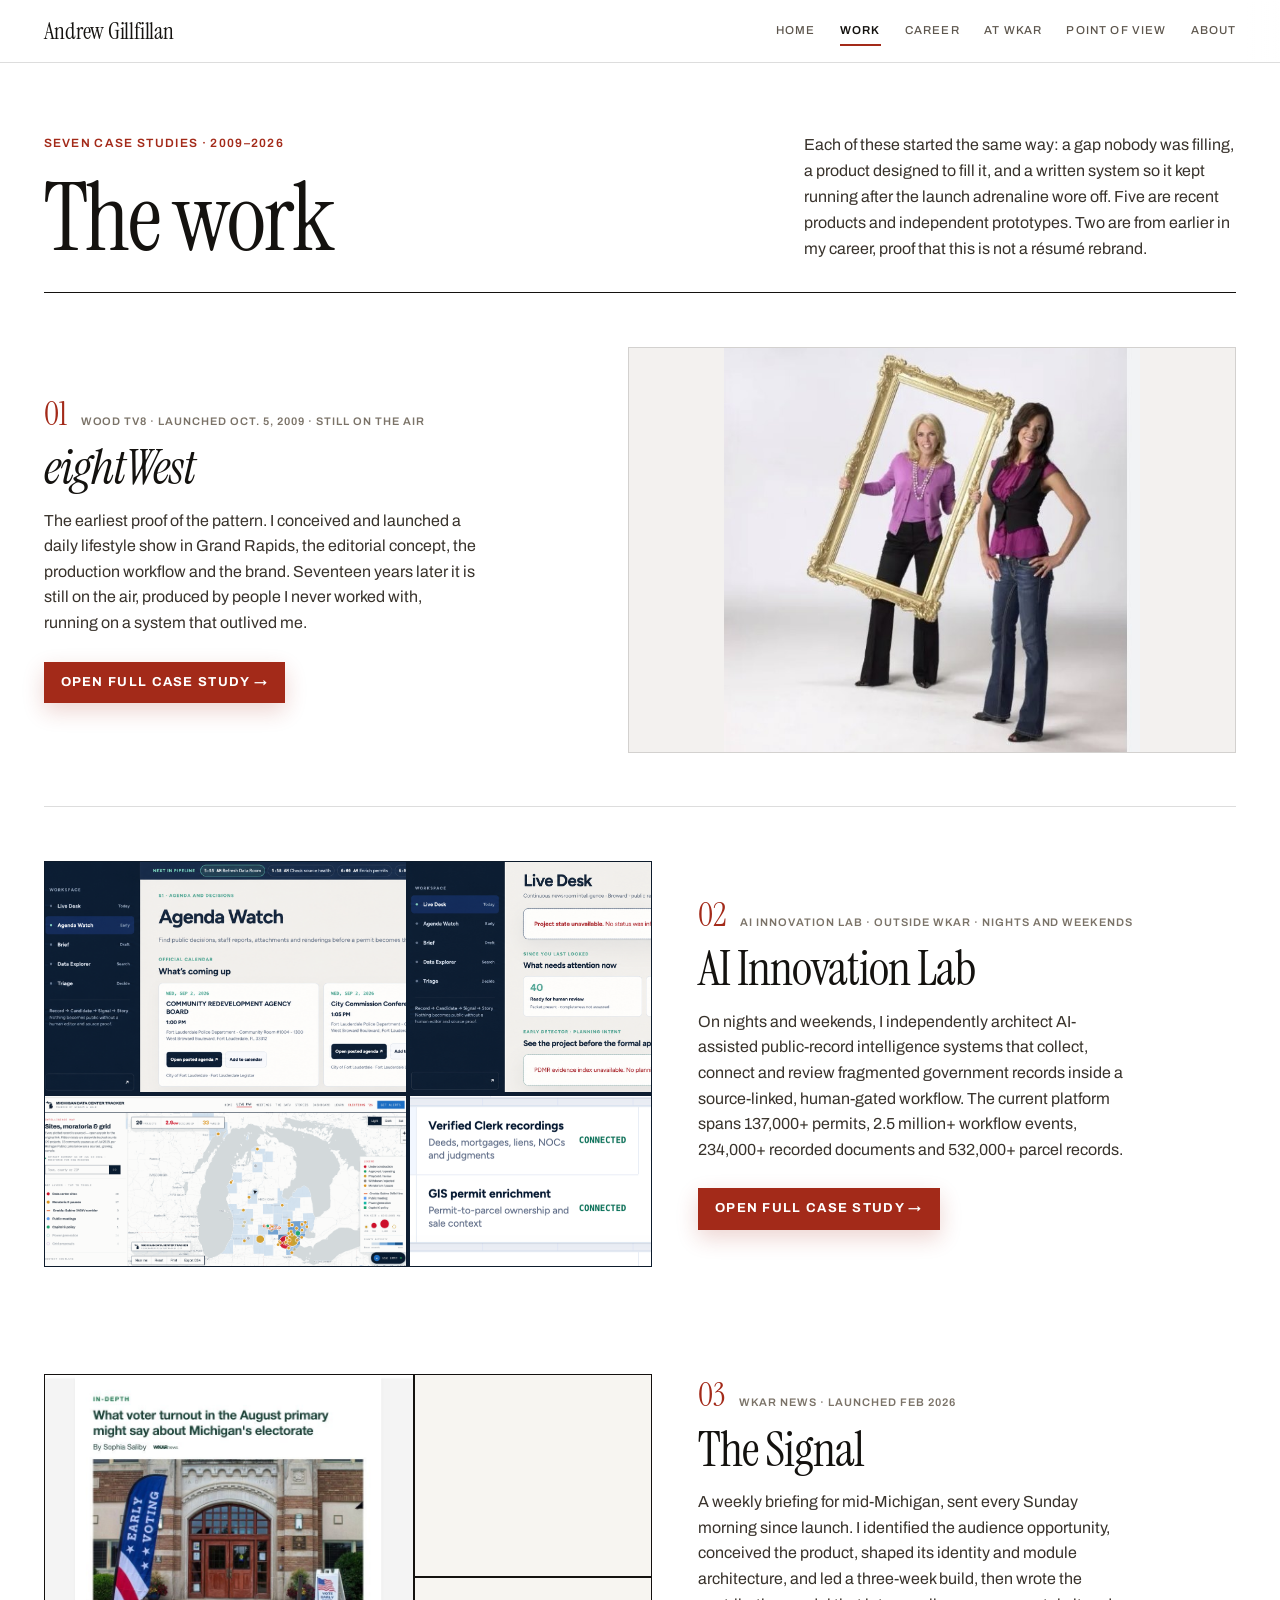
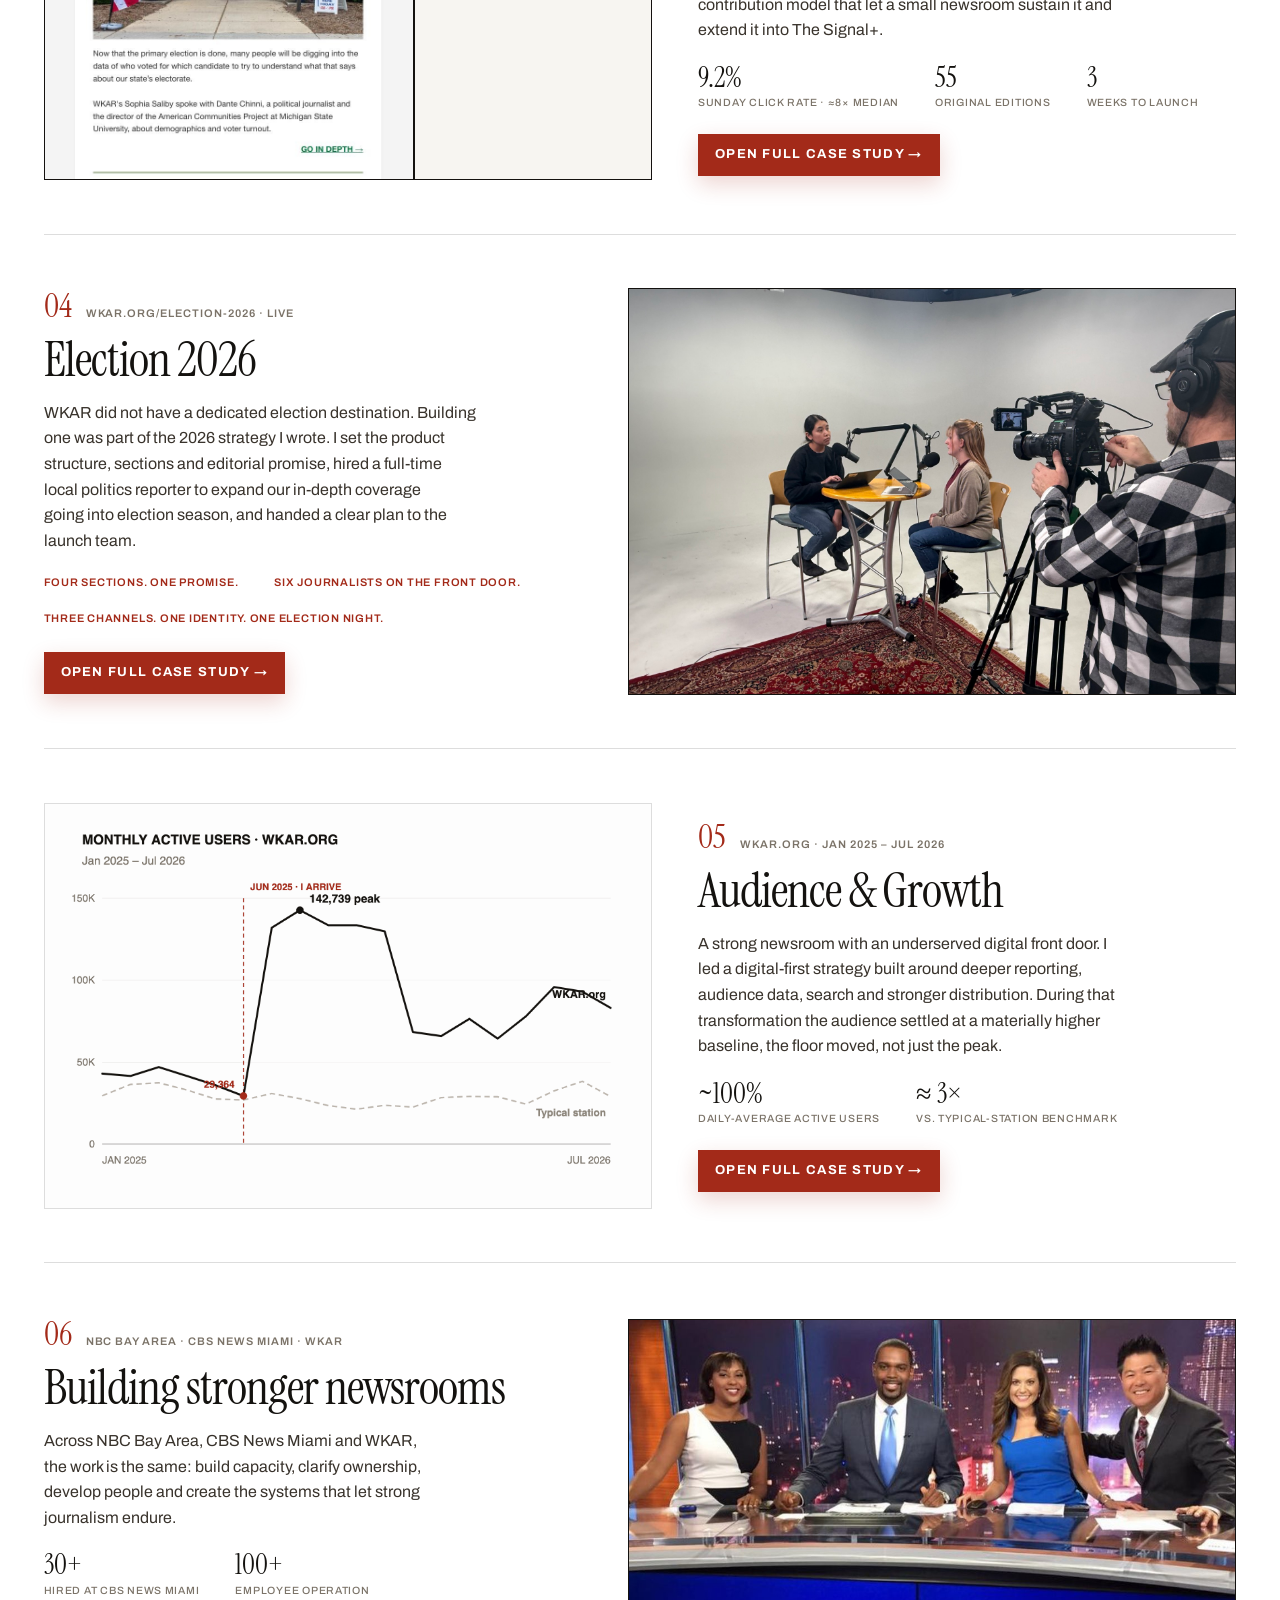
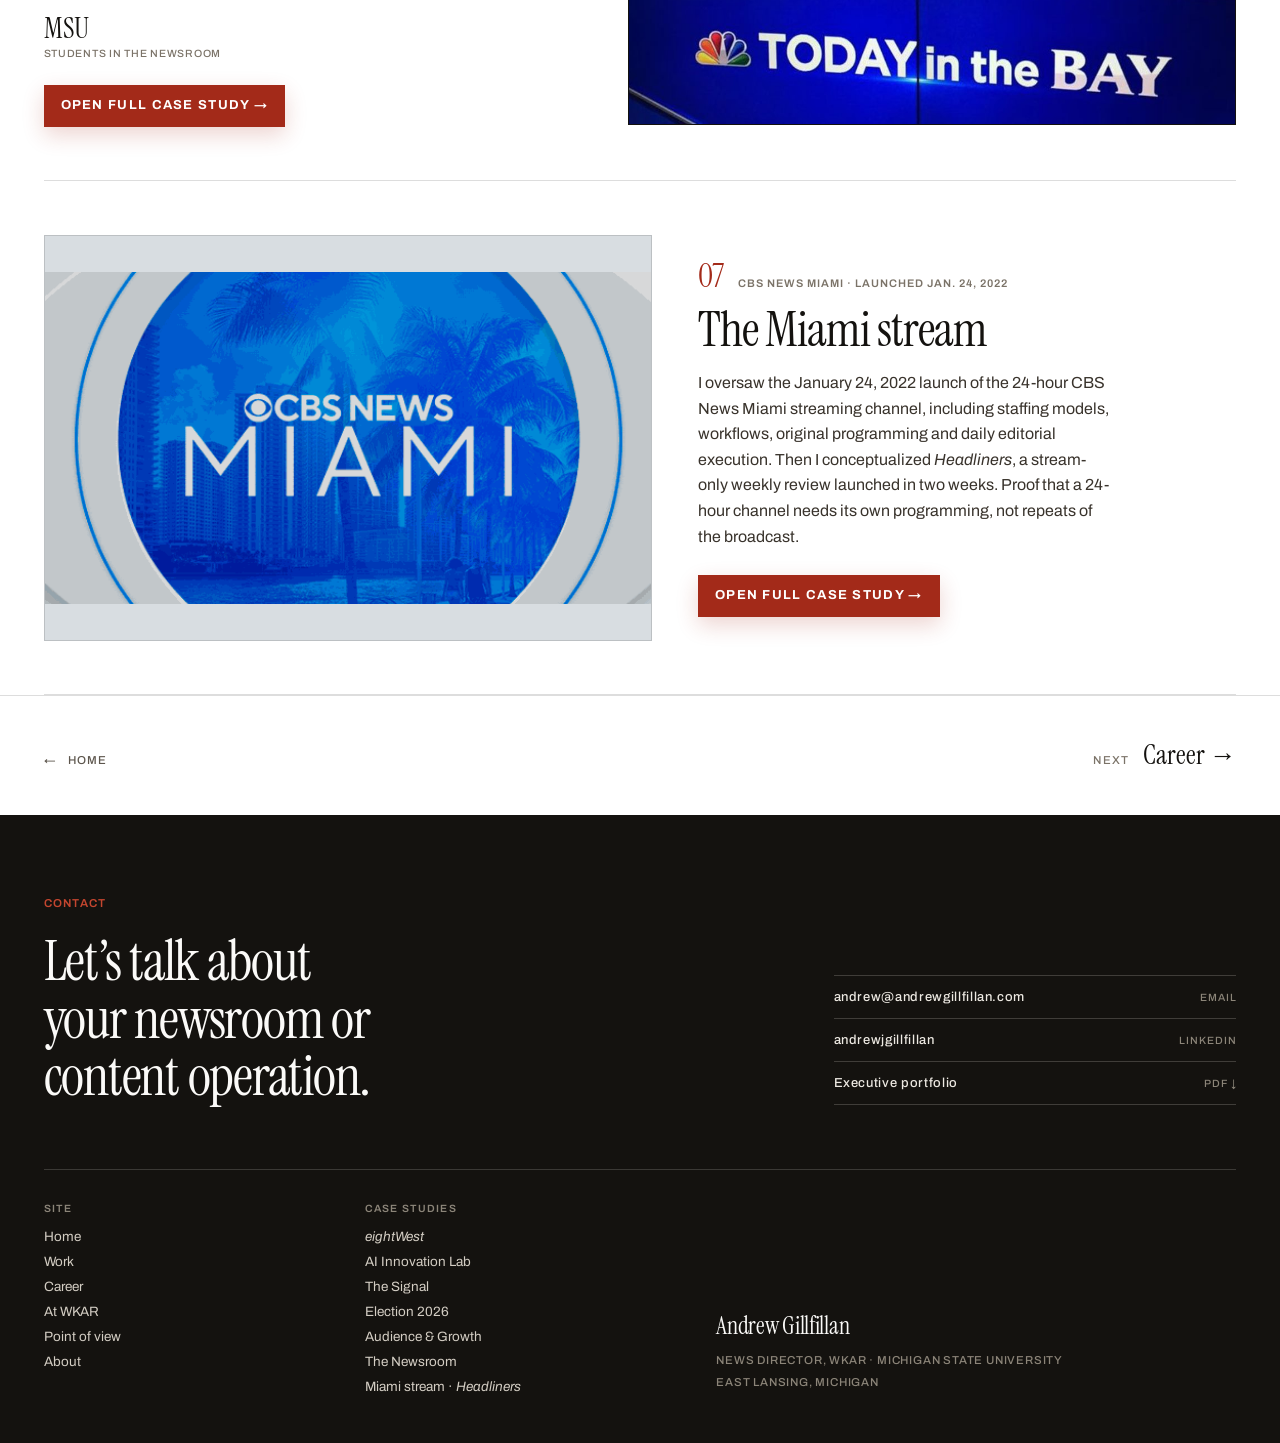
<file: work.html>
<!DOCTYPE html>

<html lang="en">
<head>
<meta charset="utf-8"/>
<meta content="width=device-width, initial-scale=1" name="viewport"/>
<title>Content &amp; Editorial Product Portfolio | Andrew Gillfillan</title>
<meta content="Seven case studies showing how Andrew Gillfillan turns content and audience opportunities into durable shows, streams, newsletters, tools and systems." name="description"/>
<meta content="Andrew Gillfillan" name="author"/>
<meta content="#14120F" name="theme-color"/>
<meta content="website" property="og:type"/>
<meta content="Andrew Gillfillan" property="og:site_name"/>
<meta content="Content &amp; Editorial Product Portfolio | Andrew Gillfillan" property="og:title"/>
<meta content="Seven case studies in content and editorial product building across seventeen years, four newsrooms and an independent product lab." property="og:description"/>
<meta content="https://raw.githubusercontent.com/grahamandgoldadmin/andrewgillfillan-com/main/assets/social/andrew-gillfillan-share.jpg" property="og:image"/>
<meta content="summary_large_image" name="twitter:card"/>
<link href="favicon.svg" rel="icon" type="image/svg+xml"/>
<link href="https://fonts.googleapis.com" rel="preconnect"/>
<link crossorigin="" href="https://fonts.gstatic.com" rel="preconnect"/>
<link href="https://fonts.googleapis.com/css2?family=Instrument+Serif:ital@0;1&amp;family=Archivo:wght@400;500;600&amp;display=swap" rel="stylesheet"/>
<style>
*{box-sizing:border-box}
html,body{margin:0;padding:0}
html{scroll-behavior:smooth}
body{background:#fff;color:#14120F;font-family:Archivo,Helvetica,Arial,sans-serif;-webkit-font-smoothing:antialiased;text-rendering:optimizeLegibility}
img{display:block;max-width:100%}
a{color:inherit;text-decoration:none;transition:color .2s ease,border-color .2s ease,opacity .2s ease}
a:hover{color:#A32A19}
nav::-webkit-scrollbar{display:none}
::selection{background:#14120F;color:#fff}
a:focus-visible,button:focus-visible,[role=button]:focus-visible{outline:3px solid #A32A19;outline-offset:3px}
@media (prefers-reduced-motion: reduce){html{scroll-behavior:auto}}
</style>
<meta content="index,follow,max-image-preview:large,max-snippet:-1" name="robots"/>
<meta content="Andrew Gillfillan, Andy Gillfillan, news director, editorial leader, newsroom leadership, audience strategy, public media, WKAR, Michigan State University, editorial products, newsletters, streaming news, digital audience growth" name="keywords"/>
<link href="https://www.andrewgillfillan.com/work.html" rel="canonical"/>
<meta content="https://www.andrewgillfillan.com/work.html" property="og:url"/>
<meta content="en_US" property="og:locale"/>
<meta content="Andrew Gillfillan with breaking-news coverage from Florida, California and Miami" property="og:image:alt"/>
<meta content="Content &amp; Editorial Product Portfolio | Andrew Gillfillan" name="twitter:title"/>
<meta content="Seven case studies showing how Andrew Gillfillan turns content, newsroom and audience opportunities into durable products and systems." name="twitter:description"/>
<meta content="https://raw.githubusercontent.com/grahamandgoldadmin/andrewgillfillan-com/main/assets/social/andrew-gillfillan-share.jpg" name="twitter:image"/>
<link href="apple-touch-icon.png" rel="apple-touch-icon" sizes="180x180"/>
<link href="site.webmanifest" rel="manifest"/>
<link href="assets/mobile-site.css?v=7" rel="stylesheet"/>
<meta content="Andrew Gillfillan with breaking-news coverage from Florida, California and Miami" name="twitter:image:alt"/><meta content="https://raw.githubusercontent.com/grahamandgoldadmin/andrewgillfillan-com/main/assets/social/andrew-gillfillan-share.jpg" property="og:image:secure_url"/><meta content="1200" property="og:image:width"/><meta content="630" property="og:image:height"/><meta content="image/jpeg" property="og:image:type"/><style id="ag-production-styles">.ag-skip-link:focus{left:clamp(18px,3.4vw,64px)!important;top:11px!important}
@media(max-width:700px){[data-section-nav]{display:none!important}}
@media(max-width:700px){.ag-primary-nav-shell{flex-wrap:wrap!important;align-items:flex-end!important;gap:3px!important;padding-top:12px!important;min-height:0!important}.ag-primary-nav-shell>a{width:100%;font-size:20px!important}.ag-primary-nav{width:100%;justify-content:space-between!important;gap:0!important;overflow:visible!important;font-size:9px!important;letter-spacing:.055em!important}.ag-primary-nav a{padding:9px 1px 10px!important}.ag-primary-nav-shell::after{display:none!important}.ag-page-meta,.ag-election-attributes{display:none!important}}
.ag-hover-1:hover{color:#A32A19}
.ag-hover-2:hover{color:#A32A19}
.ag-hover-3:hover{color:#A32A19}
.ag-hover-4:hover{color:#A32A19}
.ag-hover-5:hover{color:#A32A19}
.ag-hover-6:hover{color:#A32A19}
.ag-hover-7:hover{color:#14120F}
.ag-hover-8:hover{color:#14120F}
.ag-hover-9:hover{color:#14120F}
.ag-hover-10:hover{color:#14120F}
.ag-hover-11:hover{color:#14120F}
.ag-hover-12:hover{color:#14120F}
.ag-hover-13:hover{color:#A32A19}
.ag-hover-14:hover{color:#A32A19}
.ag-hover-15:hover{color:#E0785F}
.ag-hover-16:hover{color:#E0785F}
.ag-hover-17:hover{color:#E0785F}
.ag-hover-18:hover{color:#fff}
.ag-hover-19:hover{color:#fff}
.ag-hover-20:hover{color:#fff}
.ag-hover-21:hover{color:#fff}
.ag-hover-22:hover{color:#fff}
.ag-hover-23:hover{color:#fff}
.ag-hover-24:hover{color:#fff}
.ag-hover-25:hover{color:#fff}
.ag-hover-26:hover{color:#fff}
.ag-hover-27:hover{color:#fff}
.ag-hover-28:hover{color:#fff}
.ag-hover-29:hover{color:#fff}
.ag-after-1::after{content:''; position:absolute; right:0; top:1px; bottom:1px; width:clamp(0px,4vw,34px); pointer-events:none; background:linear-gradient(to right, rgba(255,255,255,0), rgba(255,255,255,.96))}</style></head>
<body class="ag-page-work">
<header style="position:sticky; top:0; z-index:800; background:rgba(255,255,255,.94); backdrop-filter:saturate(140%) blur(8px); -webkit-backdrop-filter:saturate(140%) blur(8px); border-bottom:1px solid rgba(20,18,15,.14);">
<a class="ag-skip-link" href="#main" style="position:absolute; left:-9999px; top:0; background:#14120F; color:#fff; padding:10px 16px; font-size:12px; letter-spacing:.08em; text-transform:uppercase;">Skip to content</a>
<div class="ag-primary-nav-shell ag-after-1" style="position:relative; max-width:1600px; margin:0 auto; padding:0 clamp(18px,3.4vw,64px); display:flex; align-items:center; justify-content:space-between; gap:clamp(12px,2vw,24px); min-height:62px;">
<a href="index.html" style="font-family:'Instrument Serif',Georgia,serif; font-size:clamp(17px,4.3vw,23px); letter-spacing:-.01em; line-height:1; white-space:nowrap; flex:0 0 auto;">Andrew Gillfillan</a>
<nav aria-label="Primary" class="ag-primary-nav" style="display:flex; align-items:center; gap:clamp(11px,1.9vw,30px); overflow-x:auto; -ms-overflow-style:none; scrollbar-width:none; font-size:11.5px; font-weight:500; letter-spacing:.1em; text-transform:uppercase;">
<a class="ag-hover-1" href="index.html" style="white-space:nowrap; padding:8px 0; border-bottom:2px solid transparent; color:#5D564D;">Home</a>
<a aria-current="page" class="ag-hover-2" href="work.html" style="white-space:nowrap; padding:8px 0; border-bottom:2px solid #A32A19; color:#14120F; font-weight:600;">Work</a>
<a class="ag-hover-4" href="career.html" style="white-space:nowrap; padding:8px 0; border-bottom:2px solid transparent; color:#5D564D;">Career</a>
<a class="ag-hover-3" href="at-wkar.html" style="white-space:nowrap; padding:8px 0; border-bottom:2px solid transparent; color:#5D564D;">At WKAR</a>

<a class="ag-hover-5" href="point-of-view.html" style="white-space:nowrap; padding:8px 0; border-bottom:2px solid transparent; color:#5D564D;">Point of view</a>
<a class="ag-hover-6" href="about.html" style="white-space:nowrap; padding:8px 0; border-bottom:2px solid transparent; color:#5D564D;">About</a>
</nav>
</div>
</header>
<main id="main">
<section style="max-width:1600px; margin:0 auto; padding:clamp(40px,5.4vw,92px) clamp(18px,3.4vw,64px) 0;">
<div style="display:flex; flex-wrap:wrap; align-items:flex-end; justify-content:space-between; gap:clamp(24px,3.4vw,64px); border-bottom:1px solid #14120F; padding-bottom:clamp(22px,2.4vw,34px);">
<div style="flex:2 1 460px; min-width:0;">
<p style="margin:0; font-size:12px; font-weight:600; letter-spacing:.11em; text-transform:uppercase; color:#A32A19;">Seven case studies · 2009–2026</p>
<h1 style="margin:clamp(14px,1.8vw,26px) 0 0; font-family:'Instrument Serif',Georgia,serif; font-weight:400; font-size:clamp(52px,7.4vw,124px); line-height:.94; letter-spacing:-.024em;">The work</h1>
</div>
<p style="flex:1 1 340px; margin:0; max-width:48ch; font-size:clamp(16px,1.1vw,19px); line-height:1.62; color:#39332C; text-wrap:pretty;">Each of these started the same way: a gap nobody was filling, a product designed to fill it, and a written system so it kept running after the launch adrenaline wore off. Five are recent products and independent prototypes. Two are from earlier in my career, proof that this is not a résumé rebrand.</p>
<p class="ag-mobile-only ag-work-mobile-intro">Seven gaps turned into products, teams and measurable results. Tap any project for the full story.</p>
</div>
</section>
<section class="ag-work-index" style="max-width:1600px; margin:0 auto; padding:0 clamp(18px,3.4vw,64px);">
<a class="ag-hover-7" data-reveal="" href="the-signal.html" style="display:flex; flex-wrap:wrap; gap:clamp(26px,3.6vw,68px); align-items:center; padding:clamp(34px,4.2vw,72px) 0; border-bottom:1px solid rgba(20,18,15,.14);">
<div class="ag-signal-collage" aria-label="The Signal identity with enterprise reporting and Election 2026 integration" role="img" style="display:grid!important; flex:1.15 1 380px; min-width:0; order:0;">
<img alt="The Signal in-depth module explaining what primary turnout says about Michigan voters" decoding="async" fetchpriority="high" loading="eager" src="assets/signal/v2-indepth.jpg" width="1156" height="864"/>
<img alt="The Signal reporter-led local reporting module" decoding="async" loading="lazy" src="assets/signal/v2-emmaj.jpg" width="1148" height="928"/>
<img alt="The Signal Plus election module connecting campaign reporting with Election 2026" decoding="async" loading="lazy" src="assets/signal/plus-roth.jpg" width="1136" height="1236"/>
</div>
<div style="flex:1 1 340px; min-width:0;">
<div style="display:flex; align-items:baseline; gap:14px;">
<span style="font-family:'Instrument Serif',Georgia,serif; font-size:clamp(30px,2.6vw,40px); line-height:1; color:#A32A19;">03</span>
<span style="font-size:11px; font-weight:600; letter-spacing:.09em; text-transform:uppercase; color:#7B7368;">WKAR News · launched Feb 2026</span>
</div>
<h2 style="margin:13px 0 0; font-family:'Instrument Serif',Georgia,serif; font-weight:400; font-size:clamp(34px,3.8vw,58px); line-height:1.02; letter-spacing:-.02em;">The Signal</h2>
<p class="ag-mobile-only ag-work-mobile-summary">I identified the audience gap, conceived The Signal’s identity and editorial architecture, and led a three-week build. I then built the module and contribution system that sustains the Sunday edition and extended it into The Signal+.</p>
<p class="ag-mobile-only ag-work-mobile-proof">Sunday: 40 original sends · 56.3% opens · 9.2% clicks<br/>Signal+: 15 original sends · 56.3% opens · 5.6% clicks · resends excluded</p>
<p style="margin:15px 0 0; max-width:48ch; font-size:16px; line-height:1.6; color:#39332C; text-wrap:pretty;">A weekly briefing for mid-Michigan, sent every Sunday morning since launch. I identified the audience opportunity, conceived the product, shaped its identity and module architecture, and led a three-week build, then wrote the contribution model that let a small newsroom sustain it and extend it into The Signal+.</p>
<div style="display:flex; flex-wrap:wrap; gap:20px 36px; margin-top:22px;">
<div><p style="margin:0; font-family:'Instrument Serif',Georgia,serif; font-size:clamp(26px,2.2vw,34px); line-height:.9;">9.2%</p><p style="margin:7px 0 0; font-size:10.5px; font-weight:500; letter-spacing:.07em; text-transform:uppercase; color:#7B7368;">Sunday click rate · ≈8× median</p></div>
<div><p style="margin:0; font-family:'Instrument Serif',Georgia,serif; font-size:clamp(26px,2.2vw,34px); line-height:.9;">55</p><p style="margin:7px 0 0; font-size:10.5px; font-weight:500; letter-spacing:.07em; text-transform:uppercase; color:#7B7368;">Original editions</p></div>
<div><p style="margin:0; font-family:'Instrument Serif',Georgia,serif; font-size:clamp(26px,2.2vw,34px); line-height:.9;">3</p><p style="margin:7px 0 0; font-size:10.5px; font-weight:500; letter-spacing:.07em; text-transform:uppercase; color:#7B7368;">Weeks to launch</p></div>
</div>
<p class="ag-work-case-cta">Open full case study →</p>
</div>
</a>
<a class="ag-hover-8" data-reveal="" href="election-2026.html" style="display:flex; flex-wrap:wrap; gap:clamp(26px,3.6vw,68px); align-items:center; padding:clamp(34px,4.2vw,72px) 0; border-bottom:1px solid rgba(20,18,15,.14);">
<div style="flex:1 1 340px; min-width:0;">
<div style="display:flex; align-items:baseline; gap:14px;">
<span style="font-family:'Instrument Serif',Georgia,serif; font-size:clamp(30px,2.6vw,40px); line-height:1; color:#A32A19;">04</span>
<span style="font-size:11px; font-weight:600; letter-spacing:.09em; text-transform:uppercase; color:#7B7368;">wkar.org/election-2026 · live</span>
</div>
<h2 style="margin:13px 0 0; font-family:'Instrument Serif',Georgia,serif; font-weight:400; font-size:clamp(34px,3.8vw,58px); line-height:1.02; letter-spacing:-.02em;">Election 2026</h2>
<p class="ag-mobile-only ag-work-mobile-summary">I wrote the 2026 strategy, created the product structure and editorial promise for a dedicated political brand, and hired a full-time local politics reporter. I handed the team a launch plan that connected the site, newsletters and on-air coverage ahead of Michigan’s August primary.</p>
<p class="ag-mobile-only ag-work-mobile-proof">4 sections · 6 journalists · site, newsletters and on-air</p>
<p style="margin:15px 0 0; max-width:48ch; font-size:16px; line-height:1.6; color:#39332C; text-wrap:pretty;">WKAR did not have a dedicated election destination. Building one was part of the 2026 strategy I wrote. I set the product structure, sections and editorial promise, hired a full-time local politics reporter to expand our in-depth coverage going into election season, and handed a clear plan to the launch team.</p>
<div class="ag-election-attributes" style="display:flex; flex-wrap:wrap; gap:20px 36px; margin-top:22px;">
<div><p style="margin:0; font-size:11px; font-weight:600; letter-spacing:.07em; text-transform:uppercase; line-height:1.4; color:#A32A19;">Four sections. One promise.</p></div>
<div><p style="margin:0; font-size:11px; font-weight:600; letter-spacing:.07em; text-transform:uppercase; line-height:1.4; color:#A32A19;">Six journalists on the front door.</p></div>
<div><p style="margin:0; font-size:11px; font-weight:600; letter-spacing:.07em; text-transform:uppercase; line-height:1.4; color:#A32A19;">Three channels. One identity. One Election Night.</p></div>
</div>
<p class="ag-work-case-cta">Open full case study →</p>
</div>
<div style="flex:1.15 1 380px; min-width:0; background:#14120F; border:1px solid rgba(20,18,15,.14); overflow:hidden;"><img alt="The WKAR team recording an Election 2026 studio conversation" decoding="async" loading="lazy" src="assets/election-2026-live/election-studio-interview.jpeg" style="width:100%; aspect-ratio:3/2; object-fit:cover; object-position:center 54%;" width="1800" height="1350"/></div>
</a>
<a class="ag-hover-9" data-reveal="" href="audience-growth.html" style="display:flex; flex-wrap:wrap; gap:clamp(26px,3.6vw,68px); align-items:center; padding:clamp(34px,4.2vw,72px) 0; border-bottom:1px solid rgba(20,18,15,.14);">
<div style="flex:1.15 1 380px; min-width:0;"><img alt="Monthly active users on wkar.org, January 2025 to July 2026" decoding="async" loading="lazy" src="assets/cards/audience.png" style="width:100%; aspect-ratio:3/2; object-fit:cover; border:1px solid rgba(20,18,15,.14);" width="1800" height="1200"/></div>
<div style="flex:1 1 340px; min-width:0;">
<div style="display:flex; align-items:baseline; gap:14px;">
<span style="font-family:'Instrument Serif',Georgia,serif; font-size:clamp(30px,2.6vw,40px); line-height:1; color:#A32A19;">05</span>
<span style="font-size:11px; font-weight:600; letter-spacing:.09em; text-transform:uppercase; color:#7B7368;">wkar.org · Jan 2025 – Jul 2026</span>
</div>
<h2 style="margin:13px 0 0; font-family:'Instrument Serif',Georgia,serif; font-weight:400; font-size:clamp(34px,3.8vw,58px); line-height:1.02; letter-spacing:-.02em;">Audience &amp; Growth</h2>
<p class="ag-mobile-only ag-work-mobile-summary">I led a digital-first strategy around deeper reporting, audience analytics, search and stronger distribution. This was operating work as much as content work: new expectations, new products and a clearer front door. The audience settled at a materially higher baseline.</p>
<p class="ag-mobile-only ag-work-mobile-proof">~100% · about 3× the typical-station benchmark</p>
<p style="margin:15px 0 0; max-width:48ch; font-size:16px; line-height:1.6; color:#39332C; text-wrap:pretty;">A strong newsroom with an underserved digital front door. I led a digital-first strategy built around deeper reporting, audience data, search and stronger distribution. During that transformation the audience settled at a materially higher baseline, the floor moved, not just the peak.</p>
<div style="display:flex; flex-wrap:wrap; gap:20px 36px; margin-top:22px;">
<div><p style="margin:0; font-family:'Instrument Serif',Georgia,serif; font-size:clamp(26px,2.2vw,34px); line-height:.9;">~100%</p><p style="margin:7px 0 0; font-size:10.5px; font-weight:500; letter-spacing:.07em; text-transform:uppercase; color:#7B7368;">Daily-average active users</p></div>
<div><p style="margin:0; font-family:'Instrument Serif',Georgia,serif; font-size:clamp(26px,2.2vw,34px); line-height:.9;">≈ 3×</p><p style="margin:7px 0 0; font-size:10.5px; font-weight:500; letter-spacing:.07em; text-transform:uppercase; color:#7B7368;">vs. typical-station benchmark</p></div>
</div>
<p class="ag-work-case-cta">Open full case study →</p>
</div>
</a>
<a class="ag-hover-10" data-reveal="" href="newsroom.html" style="display:flex; flex-wrap:wrap; gap:clamp(26px,3.6vw,68px); align-items:center; padding:clamp(34px,4.2vw,72px) 0; border-bottom:1px solid rgba(20,18,15,.14);">
<div style="flex:1 1 340px; min-width:0;">
<div style="display:flex; align-items:baseline; gap:14px;">
<span style="font-family:'Instrument Serif',Georgia,serif; font-size:clamp(30px,2.6vw,40px); line-height:1; color:#A32A19;">06</span>
<span style="font-size:11px; font-weight:600; letter-spacing:.09em; text-transform:uppercase; color:#7B7368;">NBC Bay Area · CBS News Miami · WKAR</span>
</div>
<h2 style="margin:13px 0 0; font-family:'Instrument Serif',Georgia,serif; font-weight:400; font-size:clamp(34px,3.8vw,58px); line-height:1.02; letter-spacing:-.02em;">Building stronger newsrooms</h2>
<p class="ag-mobile-only ag-work-mobile-summary">At NBC Bay Area, I led <em>Today in the Bay</em> and its team through daily production and major breaking-news coverage. At CBS News Miami I helped run a 100+ person operation and recruited, hired and onboarded more than 30 employees. At WKAR I built freelance and contribution systems, clarified ownership and made journalists’ beats and expertise more visible to the audience.</p>
<p class="ag-mobile-only ag-work-mobile-proof">30+ hires · 100+ employee operation</p>
<p style="margin:15px 0 0; max-width:48ch; font-size:16px; line-height:1.6; color:#39332C; text-wrap:pretty;">Across NBC Bay Area, CBS News Miami and WKAR, the work is the same: build capacity, clarify ownership, develop people and create the systems that let strong journalism endure.</p>
<div style="display:flex; flex-wrap:wrap; gap:20px 36px; margin-top:22px;">
<div><p style="margin:0; font-family:'Instrument Serif',Georgia,serif; font-size:clamp(26px,2.2vw,34px); line-height:.9;">30+</p><p style="margin:7px 0 0; font-size:10.5px; font-weight:500; letter-spacing:.07em; text-transform:uppercase; color:#7B7368;">Hired at CBS News Miami</p></div>
<div><p style="margin:0; font-family:'Instrument Serif',Georgia,serif; font-size:clamp(26px,2.2vw,34px); line-height:.9;">100+</p><p style="margin:7px 0 0; font-size:10.5px; font-weight:500; letter-spacing:.07em; text-transform:uppercase; color:#7B7368;">Employee operation</p></div>
<div><p style="margin:0; font-family:'Instrument Serif',Georgia,serif; font-size:clamp(26px,2.2vw,34px); line-height:.9;">MSU</p><p style="margin:7px 0 0; font-size:10.5px; font-weight:500; letter-spacing:.07em; text-transform:uppercase; color:#7B7368;">Students in the newsroom</p></div>
</div>
<p class="ag-work-case-cta">Open full case study →</p>
</div>
<div style="flex:1.15 1 380px; min-width:0;">
<div style="position:relative; width:100%; overflow:hidden; background:#14120F; border:1px solid rgba(20,18,15,.14);"><img alt="The full Today in the Bay anchor team at the NBC Bay Area desk" decoding="async" loading="lazy" src="assets/california/today-in-the-bay-team.jpeg" style="width:100%; aspect-ratio:3/2; object-fit:cover; object-position:center 48%;" width="1154" height="724"/></div>
</div>
</a>
<a class="ag-hover-11" data-reveal="" href="miami-stream.html" style="display:flex; flex-wrap:wrap; gap:clamp(26px,3.6vw,68px); align-items:center; padding:clamp(34px,4.2vw,72px) 0; border-bottom:1px solid rgba(20,18,15,.14);">
<div style="flex:1.15 1 380px; min-width:0; background:#D8DDE1;"><img alt="CBS News Miami streaming channel logo" decoding="async" loading="lazy" src="assets/miami/cbs-news-miami-stream-logo.png" style="width:100%; aspect-ratio:3/2; object-fit:contain; border:1px solid rgba(20,18,15,.14);" width="592" height="324"/></div>
<div style="flex:1 1 340px; min-width:0;">
<div style="display:flex; align-items:baseline; gap:14px;">
<span style="font-family:'Instrument Serif',Georgia,serif; font-size:clamp(30px,2.6vw,40px); line-height:1; color:#A32A19;">07</span>
<span style="font-size:11px; font-weight:600; letter-spacing:.09em; text-transform:uppercase; color:#7B7368;">CBS News Miami · launched Jan. 24, 2022</span>
</div>
<h2 style="margin:13px 0 0; font-family:'Instrument Serif',Georgia,serif; font-weight:400; font-size:clamp(34px,3.8vw,58px); line-height:1.02; letter-spacing:-.02em;">The Miami stream</h2>
<p class="ag-mobile-only ag-work-mobile-summary">I oversaw the January 24, 2022 launch of CBS News Miami’s 24-hour stream: staffing models, continuous-news workflows, original programming and daily editorial execution. I then conceived <em>Headliners</em>, designed the format around existing newsroom capacity and took the stream-only weekly review from idea to air in two weeks.</p>
<p class="ag-mobile-only ag-work-mobile-proof">24-hour channel · <em>Headliners</em> launched in 2 weeks</p>
<p style="margin:15px 0 0; max-width:48ch; font-size:16px; line-height:1.6; color:#39332C; text-wrap:pretty;">I oversaw the January 24, 2022 launch of the 24-hour CBS News Miami streaming channel, including staffing models, workflows, original programming and daily editorial execution. Then I conceptualized <em>Headliners</em>, a stream-only weekly review launched in two weeks. Proof that a 24-hour channel needs its own programming, not repeats of the broadcast.</p>
<p class="ag-work-case-cta">Open full case study →</p>
</div>
</a>
<a class="ag-hover-12" data-reveal="" href="eightwest.html" style="display:flex; flex-wrap:wrap; gap:clamp(26px,3.6vw,68px); align-items:center; padding:clamp(34px,4.2vw,72px) 0; border-bottom:1px solid rgba(20,18,15,.14);">
<div style="flex:1 1 340px; min-width:0;">
<div style="display:flex; align-items:baseline; gap:14px;">
<span style="font-family:'Instrument Serif',Georgia,serif; font-size:clamp(30px,2.6vw,40px); line-height:1; color:#A32A19;">01</span>
<span style="font-size:11px; font-weight:600; letter-spacing:.09em; text-transform:uppercase; color:#7B7368;">WOOD TV8 · launched Oct. 5, 2009 · still on the air</span>
</div>
<h2 style="margin:13px 0 0; font-family:'Instrument Serif',Georgia,serif; font-weight:400; font-size:clamp(34px,3.8vw,58px); line-height:1.02; letter-spacing:-.02em;"><em>eightWest</em></h2>
<p class="ag-mobile-only ag-work-mobile-summary">News loaned me to programming to build a commercial daily show from scratch. I conceived the editorial format, created repeatable segments, helped design the sponsor fee structure, wrote integrations that still felt worth watching, and ran the early marketing and social accounts. The show premiered October 5, 2009. Seventeen years later, <em>eightWest</em> is still on the air.</p>
<p class="ag-mobile-only ag-work-mobile-proof">17 years · still on the air</p>
<p style="margin:15px 0 0; max-width:48ch; font-size:16px; line-height:1.6; color:#39332C; text-wrap:pretty;">The earliest proof of the pattern. I conceived and launched a daily lifestyle show in Grand Rapids, the editorial concept, the production workflow and the brand. Seventeen years later it is still on the air, produced by people I never worked with, running on a system that outlived me.</p>
<p class="ag-work-case-cta">Open full case study →</p>
</div>
<div style="flex:1.15 1 380px; min-width:0; background:#F3F1EF;"><img alt="The original eightWest talent during the show’s brand photo shoot" decoding="async" loading="lazy" src="assets/career/eightwest-talent.jpg" style="width:100%; aspect-ratio:3/2; object-fit:contain; object-position:center; border:1px solid rgba(20,18,15,.14);" width="604" height="586"/></div>
</a>
<a class="ag-hover-13" data-reveal="" href="data-ai-systems.html" style="display:flex; flex-wrap:wrap; gap:clamp(26px,3.6vw,68px); align-items:center; padding:clamp(34px,4.2vw,72px) 0;">
<div class="ag-product-collage" aria-label="AI Innovation Lab tools showing Agenda Watch, Live Desk, a statewide public-record map and permit enrichment" role="img" style="flex:1.15 1 380px;min-width:0;display:grid;grid-template-columns:1.2fr .8fr;grid-template-rows:1.15fr .85fr;gap:4px;position:relative;overflow:hidden;aspect-ratio:3/2;background:#0D1D31;border:1px solid rgba(20,18,15,.14);"><figure style="margin:0;min-width:0;overflow:hidden;"><img alt="" decoding="async" loading="lazy" src="assets/ai-lab/agenda-watch.png?v=6295bbc" style="width:100%;height:100%;object-fit:cover!important;object-position:top left;" width="2200" height="819"/></figure><figure style="margin:0;min-width:0;overflow:hidden;"><img alt="" decoding="async" loading="lazy" src="assets/ai-lab/live-desk.png?v=6295bbc" style="width:100%;height:100%;object-fit:cover!important;object-position:top left;" width="2200" height="833"/></figure><figure style="margin:0;min-width:0;overflow:hidden;"><img alt="" decoding="async" loading="lazy" src="assets/data-systems/tracker-live-map-statewide.png" style="width:100%;height:100%;object-fit:cover!important;object-position:center;" width="2000" height="920"/></figure><figure style="margin:0;min-width:0;overflow:hidden;"><img alt="" decoding="async" loading="lazy" src="assets/ai-lab/permit-enrichment.png" style="width:100%;height:100%;object-fit:cover!important;object-position:center;" width="2200" height="329"/></figure></div>
<div style="flex:1 1 340px; min-width:0;">
<div style="display:flex; align-items:baseline; gap:14px;">
<span style="font-family:'Instrument Serif',Georgia,serif; font-size:clamp(30px,2.6vw,40px); line-height:1; color:#A32A19;">02</span>
<span style="font-size:11px; font-weight:600; letter-spacing:.09em; text-transform:uppercase; color:#7B7368;">AI Innovation Lab · outside WKAR · nights and weekends</span>
</div>
<h2 style="margin:13px 0 0; font-family:'Instrument Serif',Georgia,serif; font-weight:400; font-size:clamp(34px,3.8vw,58px); line-height:1.02; letter-spacing:-.02em;">AI Innovation Lab</h2>
<p class="ag-mobile-only ag-work-mobile-summary">On nights and weekends, I independently architect AI-assisted public-record intelligence systems that collect, connect and review fragmented government records inside a source-linked, human-gated workflow. The current platform spans 137,000+ permits, 2.5 million+ workflow events, 234,000+ recorded documents and 532,000+ parcel records.</p>
<p class="ag-mobile-only ag-work-mobile-proof">137K+ permits · 2.5M+ workflow events · 234K+ recorded documents · human gate</p>
<p style="margin:15px 0 0; max-width:48ch; font-size:16px; line-height:1.6; color:#39332C; text-wrap:pretty;">On nights and weekends, I independently architect AI-assisted public-record intelligence systems that collect, connect and review fragmented government records inside a source-linked, human-gated workflow. The current platform spans 137,000+ permits, 2.5 million+ workflow events, 234,000+ recorded documents and 532,000+ parcel records.</p>
<p class="ag-work-case-cta">Open full case study →</p>
</div>
</a>
</section>
</main>
<div>
<div style="max-width:1600px; margin:0 auto; padding:clamp(30px,3.6vw,52px) clamp(18px,3.4vw,64px); border-top:1px solid rgba(20,18,15,.14); display:flex; flex-wrap:wrap; align-items:baseline; justify-content:space-between; gap:18px 32px;">
<a class="ag-hover-13" href="index.html" style="display:flex; align-items:baseline; gap:11px; font-size:11.5px; font-weight:500; letter-spacing:.09em; text-transform:uppercase; color:#5D564D;"><span aria-hidden="true">←</span>Home</a>
<a class="ag-hover-14" href="career.html" style="display:flex; align-items:baseline; gap:14px; text-align:right;">
<span style="font-size:11.5px; font-weight:500; letter-spacing:.09em; text-transform:uppercase; color:#7B7368;">Next</span>
<span style="font-family:'Instrument Serif',Georgia,serif; font-size:clamp(22px,2.1vw,30px); line-height:1;">Career →</span>
</a>
</div>
<footer style="background:#14120F; color:#EDE9E2;">
<div style="max-width:1600px; margin:0 auto; padding:clamp(52px,6.4vw,104px) clamp(18px,3.4vw,64px) clamp(34px,3.8vw,56px);">
<div style="display:flex; flex-wrap:wrap; gap:clamp(32px,5vw,88px); align-items:flex-end;">
<div style="flex:2 1 440px; min-width:0;">
<p style="margin:0; font-size:11.5px; font-weight:600; letter-spacing:.11em; text-transform:uppercase; color:#C4462F;">Contact</p>
<p style="margin:clamp(16px,1.8vw,26px) 0 0; font-family:'Instrument Serif',Georgia,serif; font-size:clamp(34px,4.4vw,68px); line-height:1.02; letter-spacing:-.022em; max-width:17ch; text-wrap:balance; color:#FBFAF8;">Let’s talk about your newsroom or content operation.</p>
</div>
<div style="flex:1 1 260px; min-width:0; display:flex; flex-direction:column; gap:0; font-size:13px; font-weight:500; letter-spacing:.05em;">
<a class="ag-hover-15" href="mailto:andrew@andrewgillfillan.com" style="padding:14px 0; border-top:1px solid rgba(237,233,226,.2); display:flex; justify-content:space-between; align-items:baseline; gap:16px;"><span>andrew@andrewgillfillan.com</span><span style="font-size:10.5px; letter-spacing:.09em; text-transform:uppercase; color:#8C8579;">Email</span></a>
<a class="ag-hover-16" href="https://www.linkedin.com/in/andrewjgillfillan" style="padding:14px 0; border-top:1px solid rgba(237,233,226,.2); display:flex; justify-content:space-between; align-items:baseline; gap:16px;"><span>andrewjgillfillan</span><span style="font-size:10.5px; letter-spacing:.09em; text-transform:uppercase; color:#8C8579;">LinkedIn</span></a>
<a aria-label="Executive portfolio PDF ↓ (opens in a new tab)" class="ag-hover-17" href="assets/docs/Andrew_Gillfillan_Executive_Portfolio.pdf" rel="noopener noreferrer" style="padding:14px 0; border-top:1px solid rgba(237,233,226,.2); border-bottom:1px solid rgba(237,233,226,.2); display:flex; justify-content:space-between; align-items:baseline; gap:16px;" target="_blank"><span>Executive portfolio</span><span style="font-size:10.5px; letter-spacing:.09em; text-transform:uppercase; color:#8C8579;">PDF ↓</span></a>
</div>
</div>
<div style="display:flex; flex-wrap:wrap; gap:clamp(28px,4vw,72px); margin-top:clamp(44px,5vw,84px); padding-top:clamp(24px,2.6vw,36px); border-top:1px solid rgba(237,233,226,.18);">
<div style="flex:1 1 160px;">
<p style="margin:0 0 15px; font-size:10.5px; font-weight:600; letter-spacing:.11em; text-transform:uppercase; color:#8C8579;">Site</p>
<div style="display:flex; flex-direction:column; gap:10px; font-size:13.5px; color:#D3CDC3;">
<a class="ag-hover-18" href="index.html">Home</a>
<a class="ag-hover-19" href="work.html">Work</a>
<a class="ag-hover-21" href="career.html">Career</a>
<a class="ag-hover-20" href="at-wkar.html">At WKAR</a>

<a class="ag-hover-22" href="point-of-view.html">Point of view</a>
<a class="ag-hover-23" href="about.html">About</a>
</div>
</div>
<div style="flex:1 1 190px;">
<p style="margin:0 0 15px; font-size:10.5px; font-weight:600; letter-spacing:.11em; text-transform:uppercase; color:#8C8579;">Case studies</p>
<div style="display:flex; flex-direction:column; gap:10px; font-size:13.5px; color:#D3CDC3;">
<a href="data-ai-systems.html">AI Innovation Lab</a>
<a class="ag-hover-24" href="the-signal.html">The Signal</a>
<a class="ag-hover-25" href="election-2026.html">Election 2026</a>
<a class="ag-hover-26" href="audience-growth.html">Audience &amp; Growth</a>
<a class="ag-hover-27" href="newsroom.html">The Newsroom</a>
<a class="ag-hover-28" href="miami-stream.html">Miami stream · <em>Headliners</em></a>
<a class="ag-hover-29" href="eightwest.html"><em>eightWest</em></a>
</div>
</div>
<div style="flex:2 1 300px; display:flex; flex-direction:column; justify-content:flex-end;">
<p style="margin:0; font-family:'Instrument Serif',Georgia,serif; font-size:clamp(20px,1.9vw,27px); line-height:1.25; letter-spacing:-.012em; color:#FBFAF8;">Andrew Gillfillan</p>
<p style="margin:9px 0 0; font-size:11.5px; font-weight:500; letter-spacing:.07em; text-transform:uppercase; color:#8C8579; line-height:1.9;">News Director, WKAR · Michigan State University<br/>East Lansing, Michigan</p>
</div>
</div>
</div>
</footer>
</div>
<script type="module">import { initAll } from './site-behaviors.js?v=3'; initAll();</script>
</body>
</html>
</file>
<file: assets/mobile-site.css>
/* Mobile editorial pass. Desktop presentation is intentionally untouched. */

/* Images carry intrinsic width/height attributes so the browser can reserve
   space and avoid layout shift. Those attributes act as presentational hints,
   which would otherwise cancel any CSS aspect-ratio. This restores height:auto
   at the lowest possible specificity, so every class rule and inline style
   still wins. */
img {
  height: auto;
}
.ag-mobile-only {
  display: none !important;
}

.ag-mobile-menu-toggle {
  display: none;
}

@media (max-width: 700px) {
  body.ag-page-wkar .ag-wkar-plan {
    width: 100% !important;
    max-width: 100% !important;
    min-width: 0;
    overflow-x: hidden;
    padding-top: 36px !important;
  }

  body.ag-page-wkar .ag-wkar-plan > div:first-child {
    grid-template-columns: 1fr !important;
  }

  body.ag-page-wkar .ag-wkar-plan-grid {
    display: flex !important;
    gap: 14px !important;
    overflow-x: auto;
    scroll-snap-type: x mandatory;
    scroll-padding-inline: var(--ag-mobile-pad);
    scrollbar-width: none;
    margin-inline: calc(-1 * var(--ag-mobile-pad));
    padding-inline: var(--ag-mobile-pad);
    padding-bottom: 10px;
  }

  body.ag-page-wkar .ag-wkar-plan-grid::-webkit-scrollbar {
    display: none;
  }

  body.ag-page-wkar .ag-wkar-plan-grid figure,
  body.ag-page-wkar .ag-wkar-plan-grid .ag-wkar-plan-lead {
    flex: 0 0 82vw;
    min-width: 0;
    scroll-snap-align: start;
  }
}

/* Portfolio sequence: origin story, independent innovation, then the current body of work. */
.ag-work-index {
  display: flex;
  flex-direction: column;
}

.ag-work-index > a[href="eightwest.html"],
.ag-home-selected-grid > a[href="eightwest.html"] { order: 1; }
.ag-work-index > a[href="data-ai-systems.html"],
.ag-home-selected-grid > a[href="data-ai-systems.html"] { order: 2; }
.ag-work-index > a[href="the-signal.html"],
.ag-home-selected-grid > a[href="the-signal.html"] { order: 3; }
.ag-work-index > a[href="election-2026.html"],
.ag-home-selected-grid > a[href="election-2026.html"] { order: 4; }
.ag-work-index > a[href="audience-growth.html"],
.ag-home-selected-grid > a[href="audience-growth.html"] { order: 5; }
.ag-work-index > a[href="newsroom.html"],
.ag-home-selected-grid > a[href="newsroom.html"] { order: 6; }
.ag-work-index > a[href="miami-stream.html"],
.ag-home-selected-grid > a[href="miami-stream.html"] { order: 7; }

.ag-work-index > a {
  position: relative;
  isolation: isolate;
}

.ag-work-index > a > * {
  position: relative;
  z-index: 1;
}

.ag-work-index h2 {
  transition: color .22s ease;
}

.ag-work-case-cta {
  display: inline-flex;
  align-items: center;
  margin: 26px 0 0 !important;
  padding: 13px 17px;
  background: #a32a19;
  color: #fff !important;
  box-shadow: 0 8px 22px rgba(163, 42, 25, .2);
  font-size: 13px !important;
  font-weight: 700 !important;
  letter-spacing: .1em !important;
  line-height: 1.2;
  text-transform: uppercase;
  transition: background .22s ease, box-shadow .22s ease, transform .22s ease;
}

@media (min-width: 701px) {
  .ag-work-index > a::before {
    content: "";
    position: absolute;
    inset: 10px -22px;
    z-index: 0;
    background: #f7f5f1;
    opacity: 0;
    transform: scale(.992);
    transition: opacity .22s ease, transform .22s ease;
  }

  .ag-work-index > a:hover::before,
  .ag-work-index > a:focus-visible::before {
    opacity: 1;
    transform: scale(1);
  }

  .ag-work-index > a:hover h2,
  .ag-work-index > a:focus-visible h2 {
    color: #a32a19;
  }

  .ag-work-index > a:hover .ag-work-case-cta,
  .ag-work-index > a:focus-visible .ag-work-case-cta {
    background: #14120f;
    box-shadow: 0 10px 26px rgba(20, 18, 15, .2);
    transform: translateX(5px);
  }
}

@media (prefers-reduced-motion: reduce) {
  .ag-work-index > a::before,
  .ag-work-index h2,
  .ag-work-case-cta {
    transition: none;
  }
}

.ag-home-selected-grid > a::after {
  content: "View case study  →";
  display: block;
  margin-top: 15px;
  padding-top: 12px;
  border-top: 1px solid rgba(20, 18, 15, .14);
  color: #a32a19;
  font-size: 10.5px;
  font-weight: 600;
  letter-spacing: .09em;
  line-height: 1.3;
  text-transform: uppercase;
}

footer a[href="eightwest.html"] { order: 1; }
footer a[href="data-ai-systems.html"] { order: 2; }
footer a[href="the-signal.html"] { order: 3; }
footer a[href="election-2026.html"] { order: 4; }
footer a[href="audience-growth.html"] { order: 5; }
footer a[href="newsroom.html"] { order: 6; }
footer a[href="miami-stream.html"] { order: 7; }

.ag-page-data .ag-data-maps > * {
  min-width: 0;
}

.ag-product-collage img {
  width: 100%;
  height: 100% !important;
  aspect-ratio: auto !important;
}

@media (max-width: 700px) {
  /* Keep every authentic case study in a visual swipe rail, with enough copy to explain the work. */
  body.ag-page-home main .ag-home-selected-work .ag-home-selected-grid {
    gap: 13px !important;
    padding-top: 18px !important;
  }

  body.ag-page-home main .ag-home-selected-work .ag-home-selected-grid > a,
  body.ag-page-home main .ag-home-selected-work .ag-home-selected-grid > a:nth-child(n + 4) {
    display: flex !important;
    flex-direction: column !important;
    flex: 0 0 82vw !important;
    padding: 0 !important;
    background: #f7f5f1;
  }

  body.ag-page-home main .ag-home-selected-work .ag-home-selected-grid > a > .ag-home-work-image {
    order: 1 !important;
    margin: 0 !important;
  }

  body.ag-page-home main .ag-home-selected-work .ag-home-selected-grid > a > .ag-home-work-copy {
    display: flex !important;
    order: 2 !important;
    padding: 16px 15px 19px !important;
  }

  body.ag-page-home main .ag-home-selected-work .ag-home-selected-grid .ag-home-work-copy p[style*="font-size:15px"] {
    display: block !important;
  }

  body.ag-page-home main .ag-home-hero p.ag-home-proof-line {
    display: block !important;
    clear: both;
    margin-top: 22px !important;
  }

body.ag-page-data .ag-tracker-gallery {
    display: flex !important;
    grid-template-columns: none !important;
    gap: 12px !important;
    padding: 0 var(--ag-mobile-pad) 14px !important;
    margin-inline: calc(var(--ag-mobile-pad) * -1) !important;
    overflow-x: auto;
    overscroll-behavior-inline: contain;
    scroll-snap-type: x mandatory;
    scrollbar-width: none;
  }

  body.ag-page-data .ag-tracker-gallery::-webkit-scrollbar {
    display: none;
  }

  body.ag-page-data .ag-tracker-gallery > figure {
    flex: 0 0 82vw;
    min-width: 0;
    scroll-snap-align: center;
  }
}

/* Final small-screen composition fixes: keep proof imagery in a clean editorial grid,
   keep work cards within one viewport, and let the About story read vertically. */
@media (max-width: 700px) {
  body.ag-page-home .ag-mobile-proof-stack {
    display: grid !important;
    grid-template-columns: repeat(2, minmax(0, 1fr));
    gap: 5px;
    width: 100% !important;
    max-width: none !important;
    height: auto !important;
    margin: 18px 0 0 !important;
    padding: 0 !important;
    overflow: visible !important;
  }

  body.ag-page-home .ag-mobile-proof-card,
  body.ag-page-home .ag-mobile-proof-card:nth-child(even) {
    position: relative !important;
    inset: auto !important;
    flex: none !important;
    margin: 0 !important;
    width: auto !important;
    aspect-ratio: 4 / 3 !important;
    transform: none !important;
    border: 0 !important;
    background: #14120f;
    box-shadow: none !important;
    overflow: hidden;
  }

  body.ag-page-home .ag-mobile-proof-card img {
    width: 100%;
    height: 100%;
    object-fit: cover;
  }

  body.ag-page-home .ag-mobile-proof-card figcaption {
    position: absolute;
    left: 0;
    right: 0;
    bottom: 0;
    padding: 24px 8px 7px;
    background: linear-gradient(to bottom, transparent, rgba(20, 18, 15, .88));
    color: #fff;
    font-size: 9px;
    font-weight: 600;
    letter-spacing: .07em;
    line-height: 1.25;
    text-transform: uppercase;
  }

  body.ag-page-home .ag-home-selected-grid {
    scroll-padding-inline: var(--ag-mobile-pad);
  }

  body.ag-page-home .ag-mobile-proof-card figcaption {
    display: none !important;
  }

  body.ag-page-home main .ag-home-selected-work .ag-home-selected-grid > a,
  body.ag-page-home main .ag-home-selected-work .ag-home-selected-grid > a:nth-child(n + 4) {
    /* Full width left only a 5px sliver of the next card, so the rail did not
       read as swipeable. 82vw matches every other rail on the site. */
    flex-basis: 82vw !important;
    scroll-snap-align: start;
  }

  body.ag-page-home .ag-home-selected-grid > a::after {
    order: 3;
    margin: 0 15px 19px;
    padding-top: 12px;
  }

  body.ag-page-about .ag-about-story-list {
    display: grid !important;
    grid-template-columns: minmax(0, 1fr) !important;
    gap: 14px !important;
    margin-right: 0 !important;
    padding: 2px 0 0 !important;
    overflow: visible !important;
  }

  body.ag-page-about .ag-about-story-item {
    display: block !important;
    width: 100% !important;
    min-width: 0 !important;
    padding: 22px 18px 24px !important;
    background: var(--ag-mobile-card) !important;
    color: var(--ag-mobile-ink) !important;
  }

  body.ag-page-about .ag-about-story-item > div:first-child {
    width: auto !important;
    padding: 0 0 10px !important;
  }

  body.ag-page-about .ag-about-story-item:nth-child(even) h3,
  body.ag-page-about .ag-about-story-item:nth-child(even) p {
    color: inherit !important;
  }

  body.ag-page-about .ag-about-story-list > div:last-child:not(.ag-about-story-item) {
    width: 100% !important;
    padding: 22px 2px 0 !important;
  }

  /* The card rules below always assumed a flex rail, but the container rule that
     makes one was missing, so the eyebrow promised a swipe over a plain stack. */
  body.ag-page-wkar .ag-wkar-operating-change {
    overflow: hidden;
  }

  body.ag-page-wkar .ag-wkar-operating-change .ag-wkar-systems-grid {
    display: flex !important;
    grid-template-columns: none !important;
    gap: 12px !important;
    padding: 1px var(--ag-mobile-pad) 16px !important;
    margin-inline: calc(var(--ag-mobile-pad) * -1) !important;
    overflow-x: auto;
    overscroll-behavior-inline: contain;
    scroll-snap-type: x mandatory;
    scrollbar-width: none;
    background: transparent !important;
  }

  body.ag-page-wkar .ag-wkar-operating-change .ag-wkar-systems-grid::-webkit-scrollbar {
    display: none;
  }

  body.ag-page-wkar .ag-wkar-operating-change .ag-wkar-systems-grid > .ag-wkar-system-card {
    flex: 0 0 82vw !important;
    min-width: 0;
    border: 1px solid rgba(20, 18, 15, .14);
    background: var(--ag-mobile-card) !important;
    scroll-snap-align: center;
  }

  body.ag-page-wkar .ag-wkar-operating-change .ag-wkar-systems-grid > .ag-wkar-system-card:first-child > p {
    color: #39332c !important;
  }

  body.ag-page-wkar .ag-wkar-operating-change .ag-wkar-systems-grid > .ag-wkar-system-card:first-child > .ag-wkar-system-number {
    color: var(--ag-mobile-red) !important;
  }

  body.ag-page-wkar .ag-wkar-hero-card {
    display: block !important;
    flex: 1 1 100% !important;
    width: 100%;
    margin-top: 4px;
  }
}

/* The homepage already proves this work in the selected-work grid and detail pages. */
body.ag-page-home .ag-home-redundant-timeline,
body.ag-page-home .ag-home-redundant-audience-card,
body.ag-page-home .ag-home-redundant-wkar-summary,
body.ag-page-home .ag-home-redundant-audience-summary,
body.ag-page-home .ag-home-career-teaser,
body.ag-page-home .ag-home-career-band {
  display: none !important;
}

/* Launch review: the mobile career proof is a straight, labeled grid. */
@media (max-width: 700px) {
  body.ag-page-home .ag-mobile-proof-stack {
    position: static !important;
    display: grid !important;
    grid-template-columns: repeat(2, minmax(0, 1fr)) !important;
    gap: 5px !important;
    width: 100% !important;
    height: auto !important;
    margin: 18px 0 0 !important;
    overflow: visible !important;
  }

  body.ag-page-home .ag-mobile-proof-stack > .ag-mobile-proof-card,
  body.ag-page-home .ag-mobile-proof-stack > .ag-mobile-proof-card:nth-child(even),
  body.ag-page-home .ag-mobile-proof-stack > .ag-mobile-proof-card--eightwest,
  body.ag-page-home .ag-mobile-proof-stack > .ag-mobile-proof-card--otr,
  body.ag-page-home .ag-mobile-proof-stack > .ag-mobile-proof-card--miami,
  body.ag-page-home .ag-mobile-proof-stack > .ag-mobile-proof-card--fire {
    position: relative !important;
    inset: auto !important;
    width: auto !important;
    aspect-ratio: 4 / 3 !important;
    margin: 0 !important;
    transform: none !important;
    border: 0 !important;
    background: #14120f !important;
    box-shadow: none !important;
  }
}

/* Career previews use consistent crops and labels instead of overlapping cards. */
.ag-home-career-images {
  display: grid;
  grid-template-columns: 1.45fr .55fr;
  grid-template-rows: repeat(2, minmax(0, 1fr));
  gap: 4px;
  width: 100%;
  aspect-ratio: 16 / 11;
  overflow: hidden;
  background: #f2efe9;
}

.ag-home-career-images img {
  display: block;
  width: 100%;
  height: 100%;
  object-fit: contain;
  background: #14120f;
}

.ag-home-career-images img:first-child { grid-row: 1 / 3; }

@media (max-width: 700px) {
  .ag-mobile-proof-card img {
    object-fit: contain !important;
    background: #14120f;
  }
}

/* Product screens and group photographs must remain legible, not fill a box by cropping. */
.ag-product-collage img {
  object-fit: contain !important;
  background: #fff;
}

.ag-desktop-hero-collage figure:not(.ag-desktop-hero-headshot) img,
.ag-newsroom-hero-image figure:first-child img {
  object-fit: contain !important;
  object-position: center !important;
  background: #f7f5f1;
}

.ag-audience-frontdoor-crop {
  height: clamp(520px, 58vw, 820px);
  overflow: hidden;
  background: #f2efe9;
  padding: clamp(11px, 1.2vw, 22px);
  border: 1px solid rgba(20, 18, 15, .16);
}

.ag-audience-frontdoor-crop img {
  display: block;
  width: 100%;
  height: auto;
  border: 1px solid rgba(20, 18, 15, .10);
  box-shadow: 0 1px 4px rgba(20, 18, 15, .08);
}

.ag-newsroom-voices-collage {
  display: grid;
  grid-template-columns: repeat(2, minmax(0, 1fr));
  grid-template-rows: repeat(2, minmax(0, 1fr));
  gap: 4px;
  aspect-ratio: 16 / 9;
  overflow: hidden;
  background: #f2efe9;
  border: 1px solid rgba(20, 18, 15, .14);
}

.ag-newsroom-voices-collage img {
  display: block;
  width: 100%;
  height: 100%;
  object-fit: contain;
  object-position: top;
  background: #f7f5f1;
}

@media (max-width: 700px) {
  .ag-audience-frontdoor-crop { height: 560px; }
  .ag-newsroom-voices-collage { aspect-ratio: 4 / 5; }
}

@media (max-width: 700px) {
  body.ag-page-wkar .ag-wkar-newsletter-gallery {
    width: 100% !important;
    max-width: 100vw !important;
    min-width: 0 !important;
    align-self: stretch !important;
    box-sizing: border-box;
  }

  body.ag-page-wkar .ag-wkar-newsletter-gallery > div:first-child {
    width: auto !important;
    max-width: calc(100% - (2 * var(--ag-mobile-pad))) !important;
    min-width: 0 !important;
    box-sizing: border-box;
  }

  body.ag-page-wkar .ag-wkar-newsletter-gallery .ag-wkar-module-grid {
    width: 100% !important;
    max-width: 100vw !important;
    min-width: 0 !important;
    box-sizing: border-box;
  }
}

/* Desktop home proof strip: authentic work appears immediately after the hero. */
.ag-desktop-proof-strip {
  max-width: 1600px;
  margin: clamp(36px, 4.6vw, 70px) auto 0;
  padding: 0 clamp(18px, 3.4vw, 64px);
}

.ag-desktop-proof-grid {
  display: grid;
  grid-template-columns: repeat(4, minmax(0, 1fr));
  gap: 5px;
  padding-top: 5px;
  border-top: 1px solid rgba(20, 18, 15, .24);
  background: #fff;
}

.ag-desktop-proof-card {
  position: relative;
  display: block;
  min-width: 0;
  overflow: hidden;
  background: #14120f;
  color: #fff;
}

.ag-desktop-proof-card > img,
.ag-desktop-proof-signal {
  display: block;
  width: 100%;
  height: clamp(190px, 20vw, 330px);
  object-fit: cover;
  object-position: center;
  transition: transform .35s ease, filter .35s ease;
}

.ag-desktop-proof-card:nth-child(2) > img { object-position: 44% top; }
.ag-desktop-proof-card:nth-child(3) > img { object-position: center 56%; }
.ag-desktop-proof-card:nth-child(4) > img { object-fit: contain; object-position: center; background:#000; }

.ag-desktop-proof-card:hover > img,
.ag-desktop-proof-card:hover .ag-desktop-proof-signal {
  transform: scale(1.018);
  filter: saturate(1.06) contrast(1.02);
}

.ag-desktop-proof-card > span {
  position: absolute;
  left: 0;
  right: 0;
  bottom: 0;
  z-index: 2;
  display: flex;
  align-items: baseline;
  gap: 10px;
  padding: 30px 14px 13px;
  background: linear-gradient(to bottom, transparent, rgba(20, 18, 15, .9));
  font-size: 10.5px;
  font-weight: 600;
  letter-spacing: .075em;
  line-height: 1.35;
  text-transform: uppercase;
}

.ag-desktop-proof-card > span b { color: #f06b52; font-weight: 600; }

.ag-desktop-proof-signal {
  display: grid;
  grid-template-columns: 1.2fr .8fr;
  grid-template-rows: 1fr 1fr;
  gap: 3px;
  background: #ece8e0;
}

.ag-desktop-proof-signal img {
  width: 100%;
  height: 100%;
  object-fit: cover;
  object-position: top;
}

.ag-desktop-proof-signal img:first-child { grid-row: 1 / 3; }

.ag-desktop-hero-collage {
  display: grid;
  grid-template-columns: 1.18fr .82fr;
  grid-template-rows: repeat(3, minmax(0, 1fr));
  gap: 4px;
  height: clamp(390px, 37vw, 600px);
  overflow: hidden;
  background: #f7f5f1;
}

.ag-desktop-hero-collage figure {
  position: relative;
  min-width: 0;
  margin: 0;
  overflow: hidden;
  background: #e7e3dc;
}

.ag-desktop-hero-collage .ag-desktop-hero-headshot { grid-row: 1 / 4; }

.ag-desktop-hero-collage img {
  display: block;
  width: 100%;
  height: 100%;
  object-fit: cover;
}

.ag-desktop-hero-collage .ag-desktop-hero-headshot img { object-position: center 14%; }
.ag-desktop-hero-collage figure:nth-child(2) img { object-position: top; }
.ag-desktop-hero-collage figure:nth-child(3) img { object-position: 44% top; }
.ag-desktop-hero-collage figure:nth-child(4) img { object-position: center 58%; }

.ag-desktop-hero-collage figcaption {
  position: absolute;
  left: 7px;
  bottom: 7px;
  padding: 5px 7px;
  background: rgba(20, 18, 15, .84);
  color: #fff;
  font-size: 8px;
  font-weight: 600;
  letter-spacing: .075em;
  text-transform: uppercase;
}

@media (max-width: 700px) {
  .ag-desktop-proof-strip { display: none; }
}

/* WKAR product modules: authentic newsletter captures, not recreated mockups. */
.ag-page-wkar .ag-wkar-module-grid {
  display: grid;
  grid-template-columns: repeat(12, minmax(0, 1fr));
  gap: clamp(14px, 1.8vw, 28px);
  align-items: start;
  margin-top: clamp(24px, 3vw, 46px);
}

.ag-page-wkar .ag-wkar-module-card {
  grid-column: span 4;
  min-width: 0;
  margin: 0;
  overflow: hidden;
  background: #f7f5f1;
  border: 1px solid rgba(20, 18, 15, .16);
}

.ag-page-wkar .ag-wkar-module-card.ag-wkar-module-lead {
  grid-column: span 5;
}

.ag-page-wkar .ag-wkar-module-card.ag-wkar-module-short {
  grid-column: span 3;
}

.ag-page-wkar .ag-wkar-module-card img {
  width: 100%;
  height: auto;
  object-fit: contain;
  object-position: top;
  background: #f3f3f3;
}

.ag-page-wkar .ag-wkar-module-card figcaption {
  display: grid;
  gap: 6px;
  padding: 15px 16px 17px;
  border-top: 1px solid rgba(20, 18, 15, .12);
}

.ag-page-wkar .ag-wkar-module-card figcaption strong {
  font-family: Archivo, Helvetica, Arial, sans-serif;
  font-size: 11px;
  font-weight: 600;
  letter-spacing: .09em;
  line-height: 1.35;
  text-transform: uppercase;
  color: #a32a19;
}

.ag-page-wkar .ag-wkar-module-card figcaption span {
  font-size: 13px;
  line-height: 1.5;
  color: #39332c;
}

@media (max-width: 700px) {
  .ag-page-wkar .ag-wkar-newsletter-gallery {
    order: -1;
    padding-inline: 0 !important;
    overflow: hidden;
  }

  .ag-page-wkar .ag-wkar-newsletter-gallery > div:first-child {
    display: block !important;
    margin-inline: var(--ag-mobile-pad);
  }

  .ag-page-wkar .ag-wkar-newsletter-gallery > div:first-child > p {
    margin-top: 18px !important;
  }

  .ag-page-wkar .ag-wkar-module-grid {
    display: flex !important;
    gap: 12px !important;
    margin-top: 20px !important;
    padding: 0 var(--ag-mobile-pad) 16px;
    overflow-x: auto;
    overscroll-behavior-inline: contain;
    scroll-snap-type: x mandatory;
    scrollbar-width: none;
  }

  .ag-page-wkar .ag-wkar-module-grid::-webkit-scrollbar {
    display: none;
  }

  .ag-page-wkar .ag-wkar-module-card,
  .ag-page-wkar .ag-wkar-module-card.ag-wkar-module-lead,
  .ag-page-wkar .ag-wkar-module-card.ag-wkar-module-short {
    flex: 0 0 82vw;
    scroll-snap-align: center;
  }

  .ag-page-wkar .ag-wkar-module-card img {
    max-height: 430px;
    object-fit: cover;
    object-position: top;
  }
}

/* The Signal cards use real sent-edition captures as a compact product mosaic. */
.ag-signal-collage {
  position: relative;
  display: grid !important;
  grid-template-columns: 1.22fr .78fr !important;
  grid-template-rows: 1fr 1fr !important;
  gap: 2px !important;
  aspect-ratio: 3 / 2;
  overflow: hidden !important;
  background: #14120f !important;
  border: 1px solid rgba(20, 18, 15, .16) !important;
}

.ag-signal-collage img {
  display: block !important;
  width: 100% !important;
  height: 100% !important;
  min-height: 0 !important;
  aspect-ratio: auto !important;
  object-fit: cover !important;
  object-position: top center !important;
  background: #f7f5f1 !important;
  border: 0 !important;
}

.ag-signal-collage img:first-of-type {
  grid-column: 1;
  grid-row: 1 / 3;
}

.ag-signal-collage img:nth-of-type(2) {
  grid-column: 2;
  grid-row: 1;
}

.ag-signal-collage img:nth-of-type(3) {
  grid-column: 2;
  grid-row: 2;
}

.ag-signal-collage > span {
  display: none !important;
  position: absolute;
  left: 10px;
  bottom: 10px;
  z-index: 2;
  max-width: calc(100% - 20px);
  padding: 7px 9px;
  background: rgba(20, 18, 15, .9);
  color: #fff;
  font-size: 9px;
  font-weight: 600;
  letter-spacing: .09em;
  line-height: 1.35;
  text-transform: uppercase;
}

/* Election mirrors the Signal's authentic-view mosaic so product detail stays
   legible at card size instead of shrinking one wide screenshot into a frame. */
.ag-election-collage {
  position: relative;
  display: grid !important;
  grid-template-columns: 1.22fr .78fr !important;
  grid-template-rows: 1fr 1fr !important;
  gap: 2px !important;
  aspect-ratio: 3 / 2;
  overflow: hidden !important;
  background: #14120f !important;
  border: 1px solid rgba(20, 18, 15, .16) !important;
}

.ag-election-collage img {
  display: block !important;
  width: 100% !important;
  height: 100% !important;
  min-height: 0 !important;
  aspect-ratio: auto !important;
  object-fit: cover !important;
  object-position: top center !important;
  background: #f7f5f1 !important;
  border: 0 !important;
}

.ag-election-collage img:first-of-type {
  grid-column: 1;
  grid-row: 1 / 3;
}

.ag-election-collage img:nth-of-type(2) {
  grid-column: 2;
  grid-row: 1;
}

.ag-election-collage img:nth-of-type(3) {
  grid-column: 2;
  grid-row: 2;
}

.ag-election-collage > span {
  display: none !important;
}

.ag-product-collage > span {
  display: none !important;
}

/*
 * Mobile v2: visual-first editorial rhythm.
 * These selectors intentionally outrank the per-page production styles that
 * follow this stylesheet in the document head. Desktop remains untouched.
 */
@media (max-width: 700px) {
  :root {
    --ag-mobile-pad: 18px;
    --ag-mobile-card: #f3f0ea;
    --ag-mobile-ink: #14120f;
    --ag-mobile-red: #a32a19;
  }

  body header {
    box-shadow: 0 8px 24px rgba(20, 18, 15, .055);
  }

  body .ag-primary-nav-shell {
    display: flex !important;
    flex-wrap: wrap !important;
    align-items: stretch !important;
    gap: 0 !important;
    min-height: 0 !important;
    padding: 9px var(--ag-mobile-pad) 0 !important;
  }

  body .ag-primary-nav-shell::after {
    display: none !important;
  }

  body .ag-primary-nav-shell > a {
    width: 100% !important;
    min-height: 36px !important;
    font-size: 21px !important;
  }

  body .ag-primary-nav {
    width: calc(100% + (var(--ag-mobile-pad) * 2)) !important;
    margin-inline: calc(var(--ag-mobile-pad) * -1) !important;
    padding-inline: var(--ag-mobile-pad) !important;
    justify-content: flex-start !important;
    gap: 22px !important;
    overflow-x: auto !important;
    overscroll-behavior-inline: contain;
    scroll-snap-type: x proximity;
    -webkit-overflow-scrolling: touch;
    font-size: 11px !important;
    letter-spacing: .065em !important;
  }

  body .ag-primary-nav a {
    flex: 0 0 auto !important;
    min-height: 42px !important;
    padding: 0 1px !important;
    scroll-snap-align: start;
  }

  body main h1 {
    text-wrap: balance;
  }

  body main > section:first-of-type {
    padding-top: 22px !important;
  }

  body main blockquote {
    margin-inline: calc(var(--ag-mobile-pad) * -1) !important;
    padding: 30px var(--ag-mobile-pad) 34px !important;
    border-top: 0 !important;
    background: var(--ag-mobile-ink);
    color: #fbfaf8;
  }

  body main blockquote p {
    color: #fbfaf8 !important;
  }

  /* Home: one sharp promise, an image rail, then a swipeable work deck. */
  body.ag-page-home .ag-home-hero {
    padding-top: 28px !important;
    padding-bottom: 28px !important;
  }

  body.ag-page-home .ag-home-hero h1 {
    font-size: clamp(52px, 15.5vw, 64px) !important;
    line-height: .91 !important;
  }

  body.ag-page-home .ag-mobile-hero-photo {
    display: block !important;
    float: right;
    width: min(44vw, 174px) !important;
    margin: 22px -2px 12px 17px !important;
    padding-top: 4px;
    border-top: 3px solid var(--ag-mobile-red);
  }

  body.ag-page-home .ag-mobile-hero-photo + .ag-mobile-hero-deck {
    display: block !important;
    margin: 25px 0 0 !important;
    max-width: 28ch;
    font-family: 'Instrument Serif', Georgia, serif;
    font-size: 24px !important;
    line-height: 1.08 !important;
    letter-spacing: -.015em;
    color: var(--ag-mobile-ink) !important;
    text-wrap: balance;
  }

  body.ag-page-home .ag-mobile-hero-deck ~ p:not(.ag-mobile-only) {
    display: none !important;
  }

  body.ag-page-home .ag-home-hero [style*="display:flex; flex-wrap:wrap; gap:12px 26px"] {
    clear: both;
    padding-top: 4px;
    gap: 10px 18px !important;
  }

  body.ag-page-home .ag-home-hero [style*="display:flex; flex-wrap:wrap; gap:12px 26px"] a:first-child {
    flex: 1 1 170px;
    text-align: center;
  }

  body.ag-page-home .ag-home-hero [style*="display:flex; flex-wrap:wrap; gap:12px 26px"] a:last-child {
    border: 0 !important;
    padding-inline: 4px !important;
  }

  body.ag-page-home .ag-mobile-proof-wall {
    width: 100% !important;
    min-width: 0 !important;
    max-width: none !important;
    padding: 26px 0 12px !important;
    overflow: hidden !important;
    background: var(--ag-mobile-card);
  }

  body.ag-page-home .ag-mobile-proof-wall > div:first-child {
    margin-inline: var(--ag-mobile-pad);
    padding-top: 0 !important;
    border-top: 0 !important;
  }

  body.ag-page-home .ag-mobile-proof-wall > div:first-child p {
    display: block !important;
    margin: 0 !important;
    text-align: left !important;
    font-family: 'Instrument Serif', Georgia, serif !important;
    font-size: 32px !important;
    font-weight: 400 !important;
    line-height: 1 !important;
    letter-spacing: -.02em !important;
    text-transform: none !important;
    color: var(--ag-mobile-ink) !important;
  }

  body.ag-page-home .ag-mobile-proof-stack {
    position: relative !important;
    display: flex !important;
    gap: 10px;
    width: 100% !important;
    min-width: 0 !important;
    max-width: 100vw;
    height: auto !important;
    margin: 18px 0 0 !important;
    padding: 0 var(--ag-mobile-pad) 16px;
    overflow-x: auto;
    overscroll-behavior-inline: contain;
    scroll-snap-type: x mandatory;
    scrollbar-width: none;
  }

  body.ag-page-home .ag-mobile-proof-stack::-webkit-scrollbar,
  body.ag-page-home .ag-home-selected-grid::-webkit-scrollbar,
  body.ag-page-pov main > section:nth-of-type(2)::-webkit-scrollbar,
  body.ag-page-about .ag-about-story-list::-webkit-scrollbar,
  body.ag-page-wkar .ag-wkar-operating-change > div:nth-child(2)::-webkit-scrollbar {
    display: none;
  }

  body.ag-page-home .ag-mobile-proof-card {
    position: relative !important;
    inset: auto !important;
    flex: 0 0 76vw;
    width: auto !important;
    margin: 0 !important;
    aspect-ratio: 4 / 3 !important;
    border: 0 !important;
    box-shadow: none !important;
    transform: none !important;
    scroll-snap-align: center;
  }

  body.ag-page-home .ag-mobile-proof-card:nth-child(even) {
    flex-basis: 62vw;
  }

  body.ag-page-home .ag-mobile-proof-card::after {
    position: absolute;
    right: 10px;
    bottom: 9px;
    padding: 5px 7px;
    background: rgba(20, 18, 15, .84);
    color: #fff;
    font: 600 9px/1 Archivo, Helvetica, Arial, sans-serif;
    letter-spacing: .09em;
    text-transform: uppercase;
  }

  body.ag-page-home .ag-mobile-proof-card::after { content: none; }

  body.ag-page-home .ag-mobile-proof-wall > p:last-child {
    margin-inline: var(--ag-mobile-pad) !important;
    text-align: left !important;
  }

  body.ag-page-home .ag-home-selected-work {
    width: 100% !important;
    min-width: 0 !important;
    max-width: none !important;
    padding: 38px 0 18px !important;
    overflow: hidden;
  }

  body.ag-page-home .ag-home-selected-work > div:first-child {
    margin-inline: var(--ag-mobile-pad);
  }

  body.ag-page-home .ag-home-selected-work > div:first-child h2 {
    font-size: 42px !important;
  }

  body.ag-page-home .ag-home-selected-grid {
    display: flex !important;
    gap: 13px !important;
    width: 100% !important;
    min-width: 0 !important;
    max-width: 100vw;
    margin: 0 !important;
    padding: 20px var(--ag-mobile-pad) 24px !important;
    overflow-x: auto;
    overscroll-behavior-inline: contain;
    scroll-snap-type: x mandatory;
    scrollbar-width: none;
  }

  body.ag-page-home .ag-home-selected-grid > a {
    flex: 0 0 82vw;
    padding: 0 !important;
    overflow: hidden;
    background: var(--ag-mobile-card);
    border-bottom: 0 !important;
    scroll-snap-align: center;
  }

  body.ag-page-home .ag-home-selected-grid > a > .ag-home-work-image {
    order: 1 !important;
    margin: 0 !important;
    border: 0 !important;
  }

  body.ag-page-home .ag-home-selected-grid > a > .ag-home-work-image img {
    aspect-ratio: 16 / 10 !important;
  }

  body.ag-page-home .ag-home-selected-grid > a > .ag-home-work-copy {
    order: 2 !important;
    padding: 16px 15px 19px !important;
  }

  body.ag-page-home .ag-home-selected-grid > a h3 {
    font-size: 30px !important;
  }

  /* Work: turn six long essays into a fast visual index. */
  body.ag-page-work main > section:first-of-type > div > p:not(.ag-mobile-only) {
    display: none !important;
  }

  body.ag-page-work .ag-work-mobile-intro {
    display: block !important;
    margin: 18px 0 0 !important;
    max-width: 34ch;
    font-size: 15px !important;
    line-height: 1.55 !important;
    color: #39332c;
  }

  body.ag-page-work main > section:nth-of-type(2) {
    display: grid;
    grid-template-columns: minmax(0, 1fr);
    gap: 34px;
    padding-top: 24px !important;
    padding-bottom: 42px !important;
  }

  body.ag-page-work main > section:nth-of-type(2) > a {
    display: flex !important;
    flex-direction: column !important;
    align-items: stretch !important;
    gap: 0 !important;
    min-width: 0;
    padding: 0 !important;
    border-bottom: 0 !important;
  }

  body.ag-page-work main > section:nth-of-type(2) > a > div:has(h2) {
    display: block !important;
    flex: none !important;
    order: 2 !important;
    padding-top: 12px;
  }

  body.ag-page-work main > section:nth-of-type(2) > a > div:has(img):not(:has(h2)) {
    display: block !important;
    flex: none !important;
    order: 1 !important;
    width: 100% !important;
    margin: 0 !important;
    overflow: hidden;
    aspect-ratio: 16 / 9 !important;
    background: var(--ag-mobile-card);
  }

  body.ag-page-work main > section:nth-of-type(2) > a > div:has(img):not(:has(h2)) img {
    width: 100%;
    height: 100% !important;
    aspect-ratio: auto !important;
    object-fit: cover;
  }

  body.ag-page-work main > section:nth-of-type(2) > a [role="img"] {
    aspect-ratio: 16 / 9 !important;
  }

  body.ag-page-work main > section:nth-of-type(2) > a > div:has(h2) > div:first-child {
    display: flex !important;
    align-items: baseline !important;
    gap: 8px !important;
  }

  body.ag-page-work main > section:nth-of-type(2) > a > div:has(h2) > div:first-child span:first-child {
    font-size: 18px !important;
  }

  body.ag-page-work main > section:nth-of-type(2) > a > div:has(h2) > div:first-child span:last-child {
    display: inline !important;
    font-size: 9.5px !important;
  }

  body.ag-page-work main > section:nth-of-type(2) .ag-work-mobile-summary {
    display: block !important;
    margin-top: 12px !important;
    max-width: 38ch !important;
    font-size: 15.5px !important;
    line-height: 1.58 !important;
  }

  body.ag-page-work main > section:nth-of-type(2) > a > div:has(h2) > p:last-child {
    display: inline-flex !important;
    width: max-content;
    max-width: 100%;
    margin-top: 16px !important;
  }

  body.ag-page-work main > section:nth-of-type(2) h2 {
    margin-top: 7px !important;
    font-size: clamp(25px, 7.4vw, 32px) !important;
  }

  body.ag-page-work main > section:nth-of-type(2) .ag-work-mobile-proof {
    display: block !important;
    margin-top: 9px !important;
    font-size: 9.5px !important;
    line-height: 1.42 !important;
  }

  body.ag-page-work main > section:nth-of-type(2) > a:not([href="miami-stream.html"]) {
    padding-bottom: 32px !important;
    border-bottom: 1px solid rgba(20, 18, 15, .14) !important;
  }

  /* At WKAR: make the operating model a concise, swipeable deck. */
  body.ag-page-wkar .ag-wkar-operating-change {
    width: 100% !important;
    min-width: 0 !important;
    overflow: hidden;
  }

  body.ag-page-wkar .ag-wkar-operating-change > div:nth-child(2) {
    display: flex !important;
    grid-template-columns: none !important;
    gap: 12px !important;
    width: 100% !important;
    min-width: 0 !important;
    max-width: calc(100vw - var(--ag-mobile-pad));
    margin-top: 22px !important;
    margin-right: calc(var(--ag-mobile-pad) * -1);
    padding-right: var(--ag-mobile-pad);
    overflow-x: auto;
    overscroll-behavior-inline: contain;
    scroll-snap-type: x mandatory;
    scrollbar-width: none;
  }

  body.ag-page-wkar .ag-wkar-operating-change > div:nth-child(2) > div {
    flex: 0 0 82vw;
    min-width: 0;
    padding: 22px !important;
    border-top: 3px solid var(--ag-mobile-red) !important;
    background: var(--ag-mobile-card);
    scroll-snap-align: center;
  }

  body.ag-page-wkar .ag-wkar-operating-change > div:nth-child(2) > div:first-child {
    background: var(--ag-mobile-ink);
  }

  body.ag-page-wkar .ag-wkar-operating-change > div:nth-child(2) > div:first-child > p {
    color: #fbfaf8 !important;
  }

  /* Point of view: six editorial cards instead of six identical rows. */
  body.ag-page-pov main > section:first-of-type > div:last-child {
    padding-top: 18px !important;
    padding-bottom: 18px !important;
  }

  body.ag-page-pov main > section:nth-of-type(2) {
    display: flex;
    gap: 12px;
    max-width: none !important;
    padding: 18px var(--ag-mobile-pad) 34px !important;
    overflow-x: auto;
    overscroll-behavior-inline: contain;
    scroll-snap-type: x mandatory;
    scrollbar-width: none;
  }

  body.ag-page-pov .ag-pov-mobile-guide {
    display: block !important;
    flex: 0 0 100%;
    align-self: flex-start;
    margin: 0 -100% 0 0 !important;
    padding-bottom: 0;
    transform: translateY(-2px);
    font-size: 10px !important;
    font-weight: 600;
    line-height: 1.4;
    letter-spacing: .09em;
    text-transform: uppercase;
    color: #7b7368;
    pointer-events: none;
  }

  body.ag-page-pov main > section:nth-of-type(2) > div[data-reveal] {
    display: grid !important;
    grid-template-columns: 32px 1fr !important;
    gap: 10px !important;
    flex: 0 0 82vw;
    margin-top: 26px;
    padding: 24px 20px 26px !important;
    border-top: 3px solid var(--ag-mobile-red) !important;
    background: var(--ag-mobile-card);
    scroll-snap-align: center;
  }

  body.ag-page-pov main > section:nth-of-type(2) > div[data-reveal]:nth-of-type(even) {
    background: var(--ag-mobile-ink);
    color: #fbfaf8;
  }

  body.ag-page-pov main > section:nth-of-type(2) > div[data-reveal] > div:first-child {
    width: auto !important;
    padding-top: 5px !important;
  }

  body.ag-page-pov main > section:nth-of-type(2) > div[data-reveal] > div:nth-child(2) {
    min-width: 0;
  }

  body.ag-page-pov main > section:nth-of-type(2) > div[data-reveal] > div:last-child {
    grid-column: 1 / -1;
  }

  body.ag-page-pov main > section:nth-of-type(2) > div[data-reveal] h2 {
    font-size: 30px !important;
  }

  body.ag-page-pov main > section:nth-of-type(2) > div[data-reveal]:nth-of-type(even) h2,
  body.ag-page-pov main > section:nth-of-type(2) > div[data-reveal]:nth-of-type(even) p {
    color: #fbfaf8 !important;
  }

  body.ag-page-pov main > section:nth-of-type(2) > div:last-child:not([data-reveal]) {
    display: none;
  }

  /* About: keep the personal story, but make it a paced timeline rail. */
  body.ag-page-about main > section:first-of-type > div:last-child {
    padding-top: 18px !important;
  }

  body.ag-page-about main > section:first-of-type > div:last-child > div:last-child {
    max-width: none !important;
    margin-inline: calc(var(--ag-mobile-pad) * -1);
  }

  body.ag-page-about main > section:first-of-type > div:last-child > div:last-child img {
    width: 100%;
    height: min(112vw, 470px);
    object-fit: cover;
    object-position: center 12%;
  }

  body.ag-page-about .ag-about-story-list {
    display: flex;
    gap: 12px;
    margin-right: calc(var(--ag-mobile-pad) * -1) !important;
    padding: 2px var(--ag-mobile-pad) 18px 0;
    overflow-x: auto;
    overscroll-behavior-inline: contain;
    scroll-snap-type: x mandatory;
    scrollbar-width: none;
  }

  body.ag-page-about .ag-about-story-item {
    flex: 0 0 82vw;
    padding: 22px 18px 24px !important;
    border-top: 3px solid var(--ag-mobile-red) !important;
    background: var(--ag-mobile-card);
    scroll-snap-align: center;
  }

  body.ag-page-about .ag-about-story-item:nth-child(even) {
    background: var(--ag-mobile-ink);
    color: #fbfaf8;
  }

  body.ag-page-about .ag-about-story-item:nth-child(even) h3,
  body.ag-page-about .ag-about-story-item:nth-child(even) p {
    color: #fbfaf8 !important;
  }

  body.ag-page-about .ag-about-gifts-grid {
    display: grid !important;
    grid-template-columns: repeat(2, minmax(0, 1fr)) !important;
    gap: 1px !important;
    padding: 1px;
    background: rgba(20, 18, 15, .14);
  }

  body.ag-page-about .ag-about-gifts-grid > div {
    min-width: 0;
    padding: 16px 14px !important;
    border-top: 0 !important;
    background: #fff;
  }

  body.ag-page-about .ag-about-gifts-grid > div:last-child {
    grid-column: 1 / -1;
    background: var(--ag-mobile-card);
  }

  /* Career: chapters read as distinct visual scenes, not repeated modules. */
  body.ag-page-career main > section:first-of-type > div:last-child > div:first-child > p:not(:first-child):not(.ag-career-mobile-deck) {
    display: none !important;
  }

  body.ag-page-career .ag-career-mobile-deck {
    display: block !important;
    margin: 20px 0 0 !important;
    max-width: 33ch;
    font-size: 16px !important;
    line-height: 1.58 !important;
    color: #39332c;
  }

  body.ag-page-career #miami,
  body.ag-page-career #california,
  body.ag-page-career #weather,
  body.ag-page-career #grand-rapids {
    margin-inline: calc(var(--ag-mobile-pad) * -1);
    padding: 44px var(--ag-mobile-pad) 42px !important;
  }

  body.ag-page-career #miami,
  body.ag-page-career #weather {
    background: var(--ag-mobile-card);
  }

  body.ag-page-career #california .ag-career-chapter-image,
  body.ag-page-career #miami .ag-career-chapter-image {
    margin-inline: calc(var(--ag-mobile-pad) * -1) !important;
  }

  body.ag-page-career #california .ag-career-chapter-image img,
  body.ag-page-career #miami .ag-career-chapter-image img {
    aspect-ratio: 4 / 3 !important;
    max-height: none !important;
  }

  body.ag-page-career .ag-career-mobile-copy {
    max-width: 32ch !important;
    font-size: 17px !important;
    line-height: 1.56 !important;
    padding-left: 15px !important;
    border-left: 3px solid #a32a19;
  }

  /* Case studies: use large media and dark quotes as pacing devices. */
  body.ag-page-signal main > section:first-of-type > div:last-child > div:first-child > p:not(:first-child):not(.ag-case-mobile-deck),
  body.ag-page-election main > section:first-of-type > div:last-child > div:first-child > p:not(:first-child):not(.ag-case-mobile-deck),
  body.ag-page-audience main > section:first-of-type > div:last-child > div:first-child > p:not(:first-child):not(.ag-case-mobile-deck),
  body.ag-page-newsroom main > section:first-of-type > div:last-child > div:first-child > p:not(:first-child):not(.ag-case-mobile-deck),
  body.ag-page-miami main > section:first-of-type > div:last-child > div:first-child > p:not(:first-child):not(.ag-case-mobile-deck),
  body.ag-page-eightwest main > section:first-of-type > div:last-child > div:first-child > p:not(:first-child):not(.ag-case-mobile-deck) {
    display: none !important;
  }

  body .ag-case-mobile-deck {
    display: block !important;
    margin: 20px 0 0 !important;
    max-width: 33ch;
    font-size: 16px !important;
    line-height: 1.58 !important;
    color: #39332c;
    text-wrap: pretty;
  }

  body.ag-page-eightwest main > section:first-of-type > div:last-child > div:first-child > .ag-case-mobile-deck {
    display: block !important;
  }

  body.ag-page-signal main > figure:first-of-type,
  body.ag-page-election main > figure:first-of-type,
  body.ag-page-audience main > figure:first-of-type,
  body.ag-page-newsroom main > figure:first-of-type,
  body.ag-page-miami main > figure:first-of-type,
  body.ag-page-eightwest main > figure:first-of-type {
    margin-top: 22px !important;
  }

  body.ag-page-signal main > figure:first-of-type img,
  body.ag-page-election main > figure:first-of-type img,
  body.ag-page-audience main > figure:first-of-type img,
  body.ag-page-newsroom main > figure:first-of-type img,
  body.ag-page-miami main > figure:first-of-type img,
  body.ag-page-eightwest main > figure:first-of-type img {
    width: 100%;
    min-height: 240px;
    object-fit: cover;
  }

  body.ag-page-election main > figure:first-of-type img,
  body.ag-page-signal main > figure:first-of-type img {
    object-position: top;
  }
}

@media (max-width: 700px) {
  :root {
    --ag-mobile-pad: 18px;
    --ag-mobile-muted: #6e675c;
  }

  html {
    scroll-padding-top: 112px;
  }

  body {
    overflow-x: hidden;
  }

  .ag-mobile-only {
    display: block !important;
  }

  /* A stable, finger-friendly navigation row. */
  .ag-primary-nav-shell {
    align-items: stretch !important;
    gap: 4px !important;
    padding: 12px var(--ag-mobile-pad) 0 !important;
  }

  .ag-primary-nav-shell > a {
    display: flex !important;
    align-items: center !important;
    min-height: 42px !important;
    font-size: 20px !important;
  }

  .ag-primary-nav {
    justify-content: flex-start !important;
    gap: 21px !important;
    overflow-x: auto !important;
    overscroll-behavior-inline: contain;
    scroll-snap-type: x proximity;
    -webkit-overflow-scrolling: touch;
    font-size: 11px !important;
    letter-spacing: .065em !important;
  }

  .ag-primary-nav a {
    display: inline-flex !important;
    flex: 0 0 auto !important;
    align-items: center !important;
    min-height: 44px !important;
    padding: 0 1px !important;
    scroll-snap-align: start;
  }

  [style*="color:#7B7368"],
  [style*="color:#8C8579"] {
    color: var(--ag-mobile-muted) !important;
  }

  figcaption {
    font-size: 11px !important;
    line-height: 1.45 !important;
  }

  .ag-mobile-swipe-cue {
    margin: 13px 0 0 !important;
    color: #a32a19 !important;
    font-size: 10.5px !important;
    font-weight: 600;
    letter-spacing: .085em;
    line-height: 1.4;
    text-transform: uppercase;
  }

  /* A mobile page does not need a second pager or a duplicate Site directory. */
  main + div > div:first-child {
    display: none !important;
  }

  footer[style*="background:#14120F"] > div {
    padding: 42px var(--ag-mobile-pad) 28px !important;
  }

  footer[style*="background:#14120F"] > div > div:first-child {
    gap: 26px !important;
  }

  footer[style*="background:#14120F"] > div > div:first-child > div:first-child p:last-child {
    font-size: 36px !important;
    line-height: 1.02 !important;
  }

  footer[style*="background:#14120F"] a {
    min-height: 44px;
  }

  footer[style*="background:#14120F"] > div > div:nth-child(2) {
    margin-top: 24px !important;
  }

  footer[style*="background:#14120F"] > div > div:nth-child(2) > div:first-child {
    display: none !important;
  }

  footer[style*="background:#14120F"] > div > div:nth-child(2) > div:nth-child(2) {
    display: none !important;
  }

  main blockquote footer {
    display: none !important;
  }

  /* Home is a front door: introduction, three selected projects, contact. */
  .ag-page-home .ag-mobile-proof-wall,
  .ag-page-home .ag-home-career-teaser,
  .ag-page-home .ag-home-metrics-section,
  .ag-page-home .ag-home-detail,
  .ag-page-home .ag-home-process-note {
    display: none !important;
  }

  .ag-page-home .ag-home-hero {
    padding-top: 34px !important;
  }

  .ag-page-home .ag-home-hero h1 {
    font-size: clamp(52px, 16vw, 68px) !important;
  }

  .ag-page-home .ag-home-hero .ag-mobile-hero-photo + p + p {
    display: none !important;
  }

  .ag-page-home .ag-home-hero [style*="display:flex; flex-wrap:wrap; gap:14px 22px"] {
    gap: 10px !important;
  }

  /* One visual overview, then three routes into the work. */
  .ag-page-home .ag-mobile-proof-wall {
    display: block !important;
    order: -2 !important;
    padding-top: 18px !important;
    padding-bottom: 22px !important;
    border-bottom: 1px solid rgba(20, 18, 15, .14) !important;
  }

  .ag-page-home .ag-mobile-proof-wall > p {
    display: none !important;
  }

  .ag-page-home .ag-mobile-proof-wall > p:first-child {
    display: block !important;
    margin: 0 0 12px !important;
    text-align: center;
    font-size: 10.5px !important;
    font-weight: 600 !important;
    letter-spacing: .1em !important;
    text-transform: uppercase;
    color: #a32a19 !important;
  }

  .ag-page-home .ag-mobile-proof-stack {
    height: 224px !important;
    margin-top: 0 !important;
  }

  .ag-page-home .ag-home-selected-work {
    padding-top: 38px !important;
    padding-bottom: 16px !important;
  }

  .ag-page-home .ag-home-selected-grid {
    padding-top: 18px !important;
    gap: 0 !important;
  }

  .ag-page-home .ag-home-selected-grid > a {
    padding: 28px 0 !important;
  }

  .ag-page-home .ag-home-selected-grid > a:not([href="eightwest.html"]):not([href="data-ai-systems.html"]):not([href="the-signal.html"]):not([href="election-2026.html"]) {
    display: none !important;
  }

  .ag-page-home .ag-home-selected-grid > a > div:has(h3),
  .ag-page-home .ag-home-selected-grid > a > div:has(h2) {
    order: 1;
  }

  .ag-page-home .ag-home-selected-grid > a > div:has(img) {
    order: 2;
    margin-top: 18px;
  }

  .ag-page-home .ag-home-selected-grid > a > div:has(img) img {
    aspect-ratio: 16 / 9 !important;
  }

  .ag-page-home .ag-home-selected-grid div[style*="display:flex; flex-wrap:wrap; gap:20px 36px"] {
    display: none !important;
  }

  .ag-page-home .ag-home-selected-grid p[style*="font-size:15px"] {
    display: none !important;
  }

  /* Work is a compact index. The evidence lives on the linked pages. */
  .ag-page-work main section:nth-of-type(2) > a {
    padding: 28px 0 !important;
    flex-direction: column !important;
    align-items: stretch !important;
    gap: 0 !important;
  }

  .ag-page-work main section:nth-of-type(2) > a > div:has(h2) {
    display: contents;
  }

  .ag-page-work main section:nth-of-type(2) > a > div:has(h2) > div:first-child {
    order: 1;
    width: 100%;
  }

  .ag-page-work main section:nth-of-type(2) > a h2 {
    order: 2;
    width: 100%;
  }

  .ag-page-work main section:nth-of-type(2) > a > div:has(img) {
    order: 6;
    width: 100%;
    margin-top: 18px;
  }

  .ag-page-work main section:nth-of-type(2) > a div[style*="display:flex; flex-wrap:wrap; gap:20px 36px"] {
    display: none !important;
  }

  .ag-page-work main section:first-of-type > div > p {
    font-size: 15px !important;
    line-height: 1.55 !important;
  }

  .ag-page-work main section:nth-of-type(2) > a p[style*="font-size:16px"] {
    display: none !important;
  }

  .ag-page-work .ag-work-mobile-summary {
    display: block !important;
    order: 3;
    width: 100%;
    margin: 12px 0 0;
    max-width: 34ch;
    font-size: 14.5px;
    line-height: 1.52;
    color: #39332c;
    text-wrap: pretty;
  }

  .ag-page-work .ag-work-mobile-proof {
    display: block !important;
    order: 4;
    width: 100%;
    margin: 13px 0 0;
    font-size: 10px;
    font-weight: 600;
    line-height: 1.45;
    letter-spacing: .075em;
    text-transform: uppercase;
    color: #7b7368;
  }

  .ag-page-work main section:nth-of-type(2) > a > div:has(h2) > p[style*="font-size:11.5px"] {
    order: 5;
    width: 100%;
    margin-top: 16px !important;
  }

  .ag-page-work main section:nth-of-type(2) > a > div:has(img) img {
    aspect-ratio: 16 / 9 !important;
  }

  /* At WKAR owns the operating model; the Work page owns the case-study index. */
  .ag-page-wkar .ag-wkar-metrics,
  .ag-page-wkar .ag-wkar-work-grid,
  .ag-page-wkar .ag-wkar-hero-card,
  .ag-page-wkar .ag-wkar-hero-long,
  .ag-page-wkar .ag-wkar-case-intro {
    display: none !important;
  }

  .ag-page-wkar .ag-wkar-hero > div > div:last-child {
    padding-bottom: 18px !important;
  }

  .ag-page-wkar .ag-wkar-operating-change {
    padding-top: 36px !important;
    order: -1 !important;
  }

  .ag-page-wkar .ag-wkar-opening-image {
    margin-top: 18px !important;
    order: -2 !important;
  }

  .ag-page-wkar .ag-wkar-opening-image img {
    height: 250px !important;
  }

  .ag-page-wkar .ag-wkar-mobile-work-link {
    margin: 28px var(--ag-mobile-pad) 8px;
    border-top: 1px solid #14120f;
    border-bottom: 1px solid rgba(20, 18, 15, .14);
  }

  .ag-page-wkar .ag-wkar-mobile-work-link a {
    display: flex;
    align-items: center;
    justify-content: space-between;
    min-height: 58px;
    font-size: 12px;
    font-weight: 600;
    letter-spacing: .09em;
    text-transform: uppercase;
  }

  /* Career owns Miami and California. Keep the narrative, edit the galleries. */
  .ag-page-career .ag-career-chapter-intro {
    display: none !important;
  }

  .ag-page-career .ag-career-mobile-copy {
    display: block !important;
    margin-top: 18px !important;
  }

  .ag-page-career .ag-career-miami-gallery > figure,
  .ag-page-career .ag-career-california-gallery > figure,
  .ag-page-career .ag-career-miami-video-grid > figure,
  .ag-page-career .ag-career-california-video-grid > figure,
  .ag-page-career .ag-career-lived-gallery > figure,
  .ag-page-career .ag-career-weather-gallery > figure,
  .ag-page-career #miami > section:nth-of-type(n + 2),
  .ag-page-career #california > section:nth-of-type(n + 2) {
    display: none !important;
  }

  .ag-page-career .ag-career-chapter > div > p:nth-of-type(n + 3),
  .ag-page-career #miami > div > p:nth-of-type(n + 3),
  .ag-page-career #california > div > p:nth-of-type(n + 3) {
    display: none !important;
  }

  .ag-page-career .ag-career-chapter > figure img {
    max-height: 270px !important;
    object-fit: cover !important;
  }

  .ag-page-career #miami > p:not(.ag-career-mobile-copy),
  .ag-page-career #miami > .ag-career-miami-gallery,
  .ag-page-career #miami > .ag-career-miami-video-grid,
  .ag-page-career #miami > div:not(:first-child),
  .ag-page-career #california > .ag-career-california-gallery-lead,
  .ag-page-career #california > .ag-career-california-gallery,
  .ag-page-career #california > .ag-career-california-video-grid,
  .ag-page-career #california > div:not(:first-child),
  .ag-page-career #weather .ag-career-weather-gallery,
  .ag-page-career #weather p:nth-of-type(n + 2):not(.ag-career-mobile-copy),
  .ag-page-career #grand-rapids > p:nth-of-type(n + 2):not(.ag-career-mobile-copy),
  .ag-page-career #grand-rapids > div {
    display: none !important;
  }

  .ag-page-career #miami,
  .ag-page-career #california,
  .ag-page-career #weather,
  .ag-page-career #grand-rapids {
    padding-top: 46px !important;
  }

  .ag-page-career .ag-career-arc {
    padding-inline: 0 !important;
    overflow: hidden;
  }

  .ag-page-career .ag-career-arc > div:first-child {
    margin-inline: var(--ag-mobile-pad);
  }

  .ag-page-career .ag-career-arc-grid {
    display: flex !important;
    gap: 12px !important;
    margin-top: 20px !important;
    padding: 0 var(--ag-mobile-pad) 16px !important;
    overflow-x: auto;
    overscroll-behavior-inline: contain;
    scroll-snap-type: x mandatory;
    scrollbar-width: none;
    background: transparent !important;
    border: 0 !important;
  }

  .ag-page-career .ag-career-arc-grid::-webkit-scrollbar {
    display: none;
  }

  .ag-page-career .ag-career-arc-card {
    flex: 0 0 80vw;
    min-width: 0;
    padding: 22px !important;
    border: 1px solid rgba(20, 18, 15, .14);
    border-top: 3px solid var(--ag-mobile-red);
    scroll-snap-align: center;
  }

  /* About keeps the personal arc and the approved AI item, without two contact blocks. */
  .ag-page-about .ag-about-contact {
    display: none !important;
  }

  .ag-page-about .ag-about-story-item p:nth-of-type(2) {
    display: none !important;
  }

  .ag-page-about .ag-about-story-item p:nth-of-type(n + 2) {
    display: none !important;
  }

  .ag-page-about .ag-about-hero-copy p:nth-of-type(2),
  .ag-page-about .ag-about-gifts > p {
    display: none !important;
  }

  .ag-page-about .ag-about-story-item {
    display: grid !important;
    grid-template-columns: 34px minmax(0, 1fr) !important;
    gap: 10px !important;
  }

  .ag-page-about .ag-about-story-item > div:nth-child(2) {
    align-self: start;
  }

  .ag-page-about .ag-about-story-item > div:last-child {
    grid-column: 1 / -1;
  }

  .ag-page-about .ag-about-gifts-grid {
    grid-template-columns: 1fr !important;
  }

  .ag-page-about .ag-about-gifts-grid > div:last-child {
    grid-column: auto;
  }

  .ag-page-about .ag-about-gifts-grid > div:last-child {
    grid-column: 1 / -1;
    background: #f7f5f1;
    padding: 16px !important;
    border-top-color: #a32a19 !important;
  }

  /* Detailed case studies stay useful without repeating their own headline evidence. */
  .ag-page-signal .ag-signal-hero-stats,
  .ag-page-signal #distribution,
  .ag-page-audience #newsletter,
  .ag-page-audience #numbers figure,
  .ag-page-newsroom .ag-newsroom-hero-image,
  .ag-page-newsroom .ag-newsroom-module-gallery,
  .ag-page-eightwest .ag-eightwest-career-images {
    display: none !important;
  }

  .ag-page-signal .ag-signal-edition-gallery > figure:nth-child(n + 2),
  .ag-page-signal .ag-signal-plus-gallery > figure:nth-child(n + 2) {
    display: none !important;
  }

  .ag-page-signal main > div[style*="display:flex"] > div {
    display: flex;
    flex-direction: column;
  }

  .ag-page-signal #opportunity { order: 1; }
  .ag-page-signal #performance { order: 2; }
  .ag-page-signal #system { order: 3; }
  .ag-page-signal #edition { order: 4; }
  .ag-page-signal #plus { order: 5; }
  .ag-page-signal #distribution { order: 6; }
  .ag-page-signal main > div[style*="display:flex"] > div > section:last-child { order: 7; }

  .ag-page-signal #edition > p:first-of-type,
  .ag-page-signal #edition > p:last-of-type,
  .ag-page-signal #performance > div:nth-of-type(3),
  .ag-page-signal #performance > p:last-child {
    display: none !important;
  }

  .ag-page-signal #edition > figure img,
  .ag-page-signal .ag-signal-edition-gallery img,
  .ag-page-signal .ag-signal-plus-gallery img {
    max-height: 300px !important;
    object-fit: contain !important;
    object-position: top !important;
    background: #f7f5f1 !important;
  }

  .ag-page-newsroom #front-door > p {
    display: none !important;
  }

  .ag-page-newsroom #front-door + figure {
    margin-top: 22px !important;
  }

  .ag-page-election #promise .ag-election-promise-grid > div p:last-child {
    display: block !important;
    margin-top: 8px !important;
    font-size: 14px !important;
    line-height: 1.5 !important;
  }

  .ag-page-election #promise .ag-election-promise-grid > div {
    padding: 13px 0 16px !important;
  }

  .ag-page-election #promise .ag-election-promise-grid {
    grid-template-columns: 1fr !important;
  }

  .ag-page-audience .ag-audience-chart {
    margin-top: 22px !important;
    padding: 14px !important;
    overflow-x: auto;
  }

  .ag-page-audience .ag-audience-chart svg {
    min-width: 680px;
  }

  .ag-page-pov main > section:last-child {
    display: none !important;
  }

  .ag-page-miami main > section:nth-of-type(2) > div,
  .ag-page-eightwest main > section:nth-of-type(2) > div,
  .ag-page-eightwest main > section:nth-of-type(3) > div:nth-child(2) {
    grid-template-columns: 1fr !important;
  }

  .ag-page-eightwest main > section:first-of-type > div > div:first-child > p:last-child {
    display: none !important;
  }

  .ag-page-eightwest main > section:nth-of-type(4) p:nth-of-type(3) {
    display: none !important;
  }
}

/* Final mobile overrides must follow the older compaction rules above. */
@media (max-width: 700px) {
  body.ag-page-home main .ag-home-selected-work .ag-home-selected-grid {
    gap: 13px !important;
    padding-top: 18px !important;
  }

  body.ag-page-home main .ag-home-selected-work .ag-home-selected-grid > a,
  body.ag-page-home main .ag-home-selected-work .ag-home-selected-grid > a:nth-child(n + 4) {
    display: flex !important;
    flex-direction: column !important;
    flex: 0 0 82vw !important;
    padding: 0 !important;
    background: #f7f5f1;
  }

  body.ag-page-home main .ag-home-selected-work .ag-home-selected-grid > a > .ag-home-work-image {
    order: 1 !important;
    margin: 0 !important;
  }

  body.ag-page-home main .ag-home-selected-work .ag-home-selected-grid > a > .ag-home-work-copy {
    display: flex !important;
    order: 2 !important;
    padding: 16px 15px 19px !important;
  }

  body.ag-page-home main .ag-home-selected-work .ag-home-selected-grid .ag-home-work-copy p[style*="font-size:15px"] {
    display: block !important;
  }

  body.ag-page-home main .ag-home-hero p.ag-home-proof-line {
    display: block !important;
    clear: both;
    margin-top: 22px !important;
  }

  body.ag-page-data .ag-tracker-gallery {
    display: flex !important;
    grid-template-columns: none !important;
    gap: 12px !important;
    padding: 0 var(--ag-mobile-pad) 14px !important;
    margin-inline: calc(var(--ag-mobile-pad) * -1) !important;
    overflow-x: auto;
    overscroll-behavior-inline: contain;
    scroll-snap-type: x mandatory;
    scrollbar-width: none;
  }

  body.ag-page-data .ag-tracker-gallery::-webkit-scrollbar {
    display: none;
  }

  body.ag-page-data .ag-tracker-gallery > figure {
    flex: 0 0 82vw;
    min-width: 0;
    scroll-snap-align: center;
  }
}

/* Final responsive composition layer. */
@media (max-width: 700px) {
  html { scroll-padding-top: 62px; }
  [id] { scroll-margin-top: 62px; }
  body > header { position: relative !important; top: auto !important; }

  body > header.ag-mobile-nav-ready {
    position: sticky !important;
    top: 0 !important;
  }

  body .ag-primary-nav-shell {
    display: grid !important;
    grid-template-columns: 1fr !important;
    gap: 2px !important;
    padding: 10px var(--ag-mobile-pad) 8px !important;
  }

  body .ag-primary-nav-shell > a {
    width: 100% !important;
    min-height: 40px !important;
  }

  body .ag-primary-nav {
    display: grid !important;
    grid-template-columns: repeat(3, minmax(0, 1fr)) !important;
    width: 100% !important;
    margin: 0 !important;
    padding: 0 !important;
    gap: 0 10px !important;
    overflow: visible !important;
    font-size: 10px !important;
    letter-spacing: .055em !important;
  }

  body .ag-primary-nav a {
    display: flex !important;
    justify-content: center;
    min-width: 0 !important;
    min-height: 34px !important;
    padding: 8px 0 6px !important;
    text-align: center;
  }

  body .ag-mobile-menu-toggle {
    display: none;
  }

  body > header.ag-mobile-nav-compact .ag-primary-nav-shell {
    display: grid !important;
    grid-template-columns: minmax(0, 1fr) auto !important;
    align-items: center !important;
    gap: 12px !important;
    min-height: 52px !important;
    padding: 6px var(--ag-mobile-pad) !important;
  }

  body > header.ag-mobile-nav-compact .ag-primary-nav-shell > a {
    display: flex;
    align-items: center;
    width: auto !important;
    min-width: 0;
    min-height: 40px !important;
    overflow: hidden;
    font-size: 18px !important;
    text-overflow: ellipsis;
    white-space: nowrap;
  }

  body > header.ag-mobile-nav-compact .ag-mobile-menu-toggle {
    display: inline-flex;
    align-items: center;
    justify-content: center;
    gap: 9px;
    min-width: 78px;
    min-height: 40px;
    padding: 0 11px;
    border: 1px solid rgba(20, 18, 15, .2);
    border-radius: 0;
    background: rgba(255, 255, 255, .8);
    color: #14120f;
    font: 600 10px/1 Archivo, Helvetica, Arial, sans-serif;
    letter-spacing: .09em;
    text-transform: uppercase;
    cursor: pointer;
  }

  body .ag-mobile-menu-icon {
    position: relative;
    width: 16px;
    height: 12px;
  }

  body .ag-mobile-menu-icon::before,
  body .ag-mobile-menu-icon::after {
    content: '';
    position: absolute;
    left: 0;
    width: 16px;
    height: 1px;
    background: currentColor;
    transition: top .2s ease, transform .2s ease;
  }

  body .ag-mobile-menu-icon::before { top: 3px; }
  body .ag-mobile-menu-icon::after { top: 9px; }

  body > header.ag-mobile-nav-compact .ag-primary-nav {
    display: none !important;
  }

  body > header.ag-mobile-nav-compact.ag-mobile-nav-open .ag-primary-nav {
    position: absolute;
    top: 100%;
    right: 0;
    left: 0;
    display: grid !important;
    grid-template-columns: repeat(2, minmax(0, 1fr)) !important;
    gap: 0 14px !important;
    padding: 10px var(--ag-mobile-pad) 14px !important;
    border-top: 1px solid rgba(20, 18, 15, .1);
    border-bottom: 1px solid rgba(20, 18, 15, .16);
    background: rgba(255, 255, 255, .98);
    box-shadow: 0 16px 30px rgba(20, 18, 15, .12);
  }

  body > header.ag-mobile-nav-compact.ag-mobile-nav-open .ag-primary-nav a {
    min-height: 44px !important;
  }

  body > header.ag-mobile-nav-open .ag-mobile-menu-icon::before {
    top: 6px;
    transform: rotate(45deg);
  }

  body > header.ag-mobile-nav-open .ag-mobile-menu-icon::after {
    top: 6px;
    transform: rotate(-45deg);
  }

  body.ag-page-home .ag-home-selected-grid .ag-signal-collage,
  body.ag-page-home .ag-home-selected-grid .ag-election-collage {
    aspect-ratio: 4 / 3;
  }

  body.ag-page-home .ag-home-selected-grid .ag-signal-collage img,
  body.ag-page-home .ag-home-selected-grid .ag-election-collage img {
    aspect-ratio: auto !important;
  }

  body.ag-page-home .ag-home-selected-grid .ag-home-signal-identities {
    grid-template-columns: repeat(2, minmax(0, 1fr)) !important;
    grid-template-rows: minmax(0, 1fr) !important;
    aspect-ratio: 16 / 9 !important;
  }

  body.ag-page-home .ag-home-selected-grid .ag-home-signal-identities > div {
    min-width: 0 !important;
    padding: 14px 8px !important;
  }

  body.ag-page-home .ag-home-selected-grid .ag-home-signal-identities > div:nth-child(2) {
    border-top: 0 !important;
    border-left: 1px solid rgba(20, 18, 15, .14) !important;
  }

  body.ag-page-home .ag-home-selected-grid .ag-home-signal-identities img {
    width: 82% !important;
    max-height: 72% !important;
    object-fit: contain !important;
  }

  body.ag-page-work .ag-signal-collage {
    grid-template-columns: 1.22fr .78fr !important;
    grid-template-rows: minmax(0, 1fr) !important;
    aspect-ratio: 16 / 9 !important;
  }

  body.ag-page-work .ag-signal-collage img:first-of-type {
    grid-column: 1 !important;
    grid-row: 1 !important;
  }

  body.ag-page-work .ag-signal-collage img:nth-of-type(2) {
    grid-column: 2 !important;
    grid-row: 1 !important;
    padding: 16px 10px !important;
    object-fit: contain !important;
    object-position: center !important;
    background: #eaf3da !important;
  }

  body.ag-page-work .ag-signal-collage img:nth-of-type(3) {
    display: none !important;
  }

  html body.ag-page-home main .ag-home-selected-work .ag-home-selected-grid > a.ag-home-redundant-audience-card {
    display: none !important;
  }

  body.ag-page-home .ag-home-primary-actions {
    display: grid !important;
    grid-template-columns: repeat(2, minmax(0, 1fr));
    gap: 9px !important;
    width: 100%;
  }

  body.ag-page-home .ag-home-primary-actions > a {
    display: flex;
    align-items: center;
    justify-content: center;
    min-height: 48px;
    padding: 12px 10px !important;
    text-align: center;
  }

  body.ag-page-home .ag-home-primary-actions > a:first-child { grid-column: 1 / -1; }

  body.ag-page-wkar .ag-wkar-hero-collage {
    position: static !important;
    display: grid !important;
    grid-template-columns: repeat(2, minmax(0, 1fr));
    gap: 8px;
    width: 100%;
    height: auto !important;
    padding-top: 8px;
  }

  body.ag-page-wkar .ag-wkar-hero-collage figure {
    position: relative !important;
    inset: auto !important;
    display: grid;
    grid-template-rows: auto auto;
    width: auto !important;
    height: auto !important;
    margin: 0 !important;
    transform: none !important;
    border: 1px solid rgba(20, 18, 15, .14) !important;
    background: #fff !important;
    box-shadow: none !important;
    overflow: hidden !important;
  }

  body.ag-page-wkar .ag-wkar-hero-collage-team { grid-column: 1 / -1; }

  body.ag-page-wkar .ag-wkar-hero-collage img {
    width: 100%;
    height: 170px !important;
    object-fit: contain;
    object-position: center;
    background: #f7f5f1;
  }

  body.ag-page-wkar .ag-wkar-hero-collage-team img { height: 210px !important; }

  body.ag-page-wkar .ag-wkar-hero-collage figcaption {
    position: static !important;
    padding: 9px 10px 10px !important;
    background: #f7f5f1 !important;
    color: #39332c !important;
    font-size: 9px !important;
    line-height: 1.4 !important;
  }

  body.ag-page-wkar .ag-wkar-visible-team > div:first-child {
    grid-template-columns: minmax(0, 1fr) !important;
    align-items: start !important;
  }

  body.ag-page-home .ag-mobile-proof-stack {
    position: static !important;
    display: grid !important;
    grid-template-columns: repeat(2, minmax(0, 1fr)) !important;
    gap: 5px !important;
    width: 100% !important;
    max-width: none !important;
    height: auto !important;
    margin: 18px 0 0 !important;
    padding: 0 !important;
    overflow: visible !important;
  }

  body.ag-page-home .ag-mobile-proof-stack > .ag-mobile-proof-card,
  body.ag-page-home .ag-mobile-proof-stack > .ag-mobile-proof-card:nth-child(even),
  body.ag-page-home .ag-mobile-proof-stack > .ag-mobile-proof-card--eightwest,
  body.ag-page-home .ag-mobile-proof-stack > .ag-mobile-proof-card--otr,
  body.ag-page-home .ag-mobile-proof-stack > .ag-mobile-proof-card--miami,
  body.ag-page-home .ag-mobile-proof-stack > .ag-mobile-proof-card--fire {
    position: relative !important;
    inset: auto !important;
    flex: none !important;
    margin: 0 !important;
    width: auto !important;
    aspect-ratio: 4 / 3 !important;
    transform: none !important;
    border: 0 !important;
    background: #14120f !important;
    box-shadow: none !important;
    overflow: hidden;
  }

  body.ag-page-home .ag-home-selected-grid {
    scroll-padding-inline: var(--ag-mobile-pad);
  }

  body.ag-page-home main .ag-home-selected-work .ag-home-selected-grid > a,
  body.ag-page-home main .ag-home-selected-work .ag-home-selected-grid > a:nth-child(n + 4) {
    /* Full width left only a 5px sliver of the next card, so the rail did not
       read as swipeable. 82vw matches every other rail on the site. */
    flex-basis: 82vw !important;
    scroll-snap-align: start;
  }

  body.ag-page-home .ag-home-selected-grid > a::after {
    order: 3;
    margin: 0 15px 19px;
    padding-top: 12px;
  }

  body.ag-page-about .ag-about-story-list {
    display: grid !important;
    grid-template-columns: minmax(0, 1fr) !important;
    gap: 14px !important;
    margin-right: 0 !important;
    padding: 2px 0 0 !important;
    overflow: visible !important;
  }

  body.ag-page-about .ag-about-story-item {
    display: block !important;
    width: 100% !important;
    min-width: 0 !important;
    padding: 22px 18px 24px !important;
    background: var(--ag-mobile-card) !important;
    color: var(--ag-mobile-ink) !important;
  }

  body.ag-page-about .ag-about-story-item > div:first-child {
    width: auto !important;
    padding: 0 0 10px !important;
  }

  body.ag-page-about .ag-about-story-item:nth-child(even) h3,
  body.ag-page-about .ag-about-story-item:nth-child(even) p {
    color: inherit !important;
  }

  body.ag-page-about .ag-about-story-list > div:last-child:not(.ag-about-story-item) {
    width: 100% !important;
    padding: 22px 2px 0 !important;
  }


  body.ag-page-wkar .ag-wkar-operating-change .ag-wkar-systems-grid > .ag-wkar-system-card:first-child > p {
    color: #39332c !important;
  }

  body.ag-page-wkar .ag-wkar-operating-change .ag-wkar-systems-grid > .ag-wkar-system-card:first-child > .ag-wkar-system-number {
    color: var(--ag-mobile-red) !important;
  }

  body.ag-page-wkar .ag-wkar-hero-card {
    display: block !important;
    flex: 1 1 100% !important;
    width: 100%;
    margin-top: 4px;
  }
}

@media (max-width: 700px) and (prefers-reduced-motion: reduce) {
  body .ag-mobile-menu-icon::before,
  body .ag-mobile-menu-icon::after {
    transition: none;
  }
}
</file>
